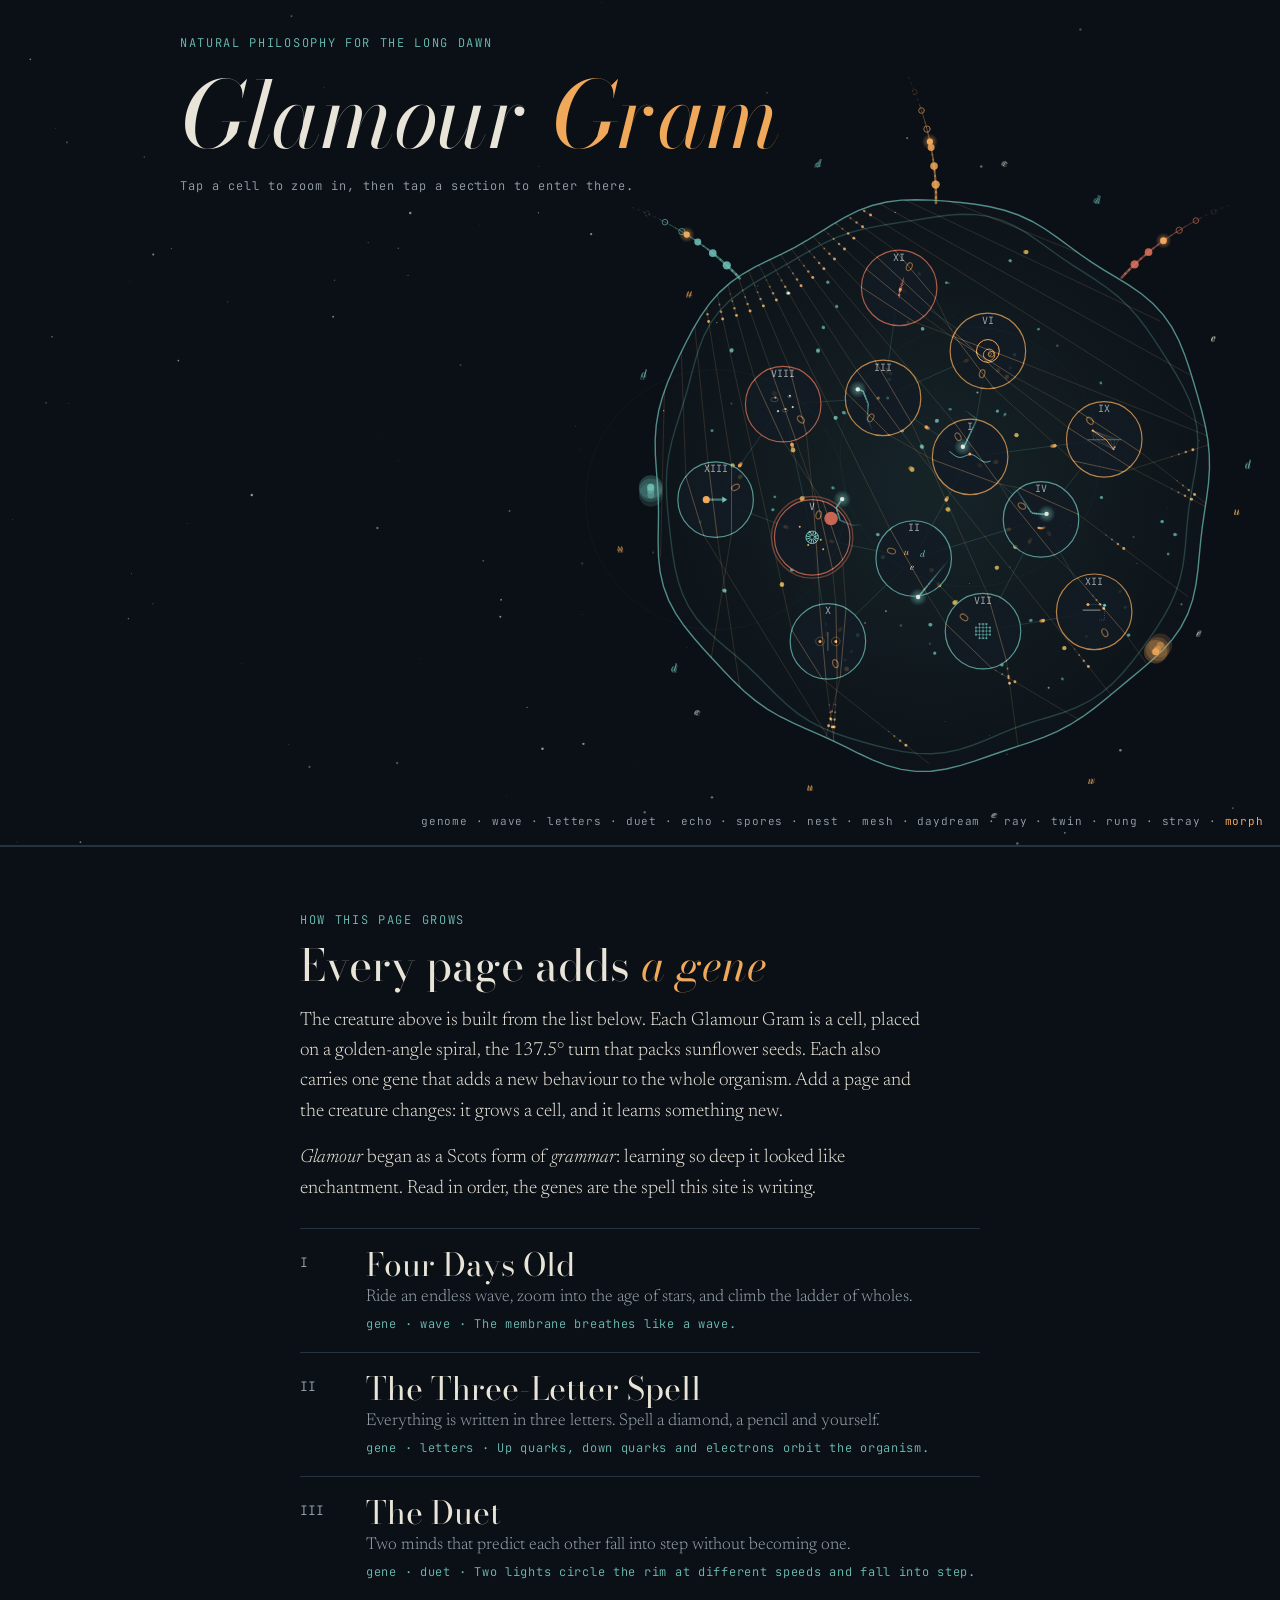
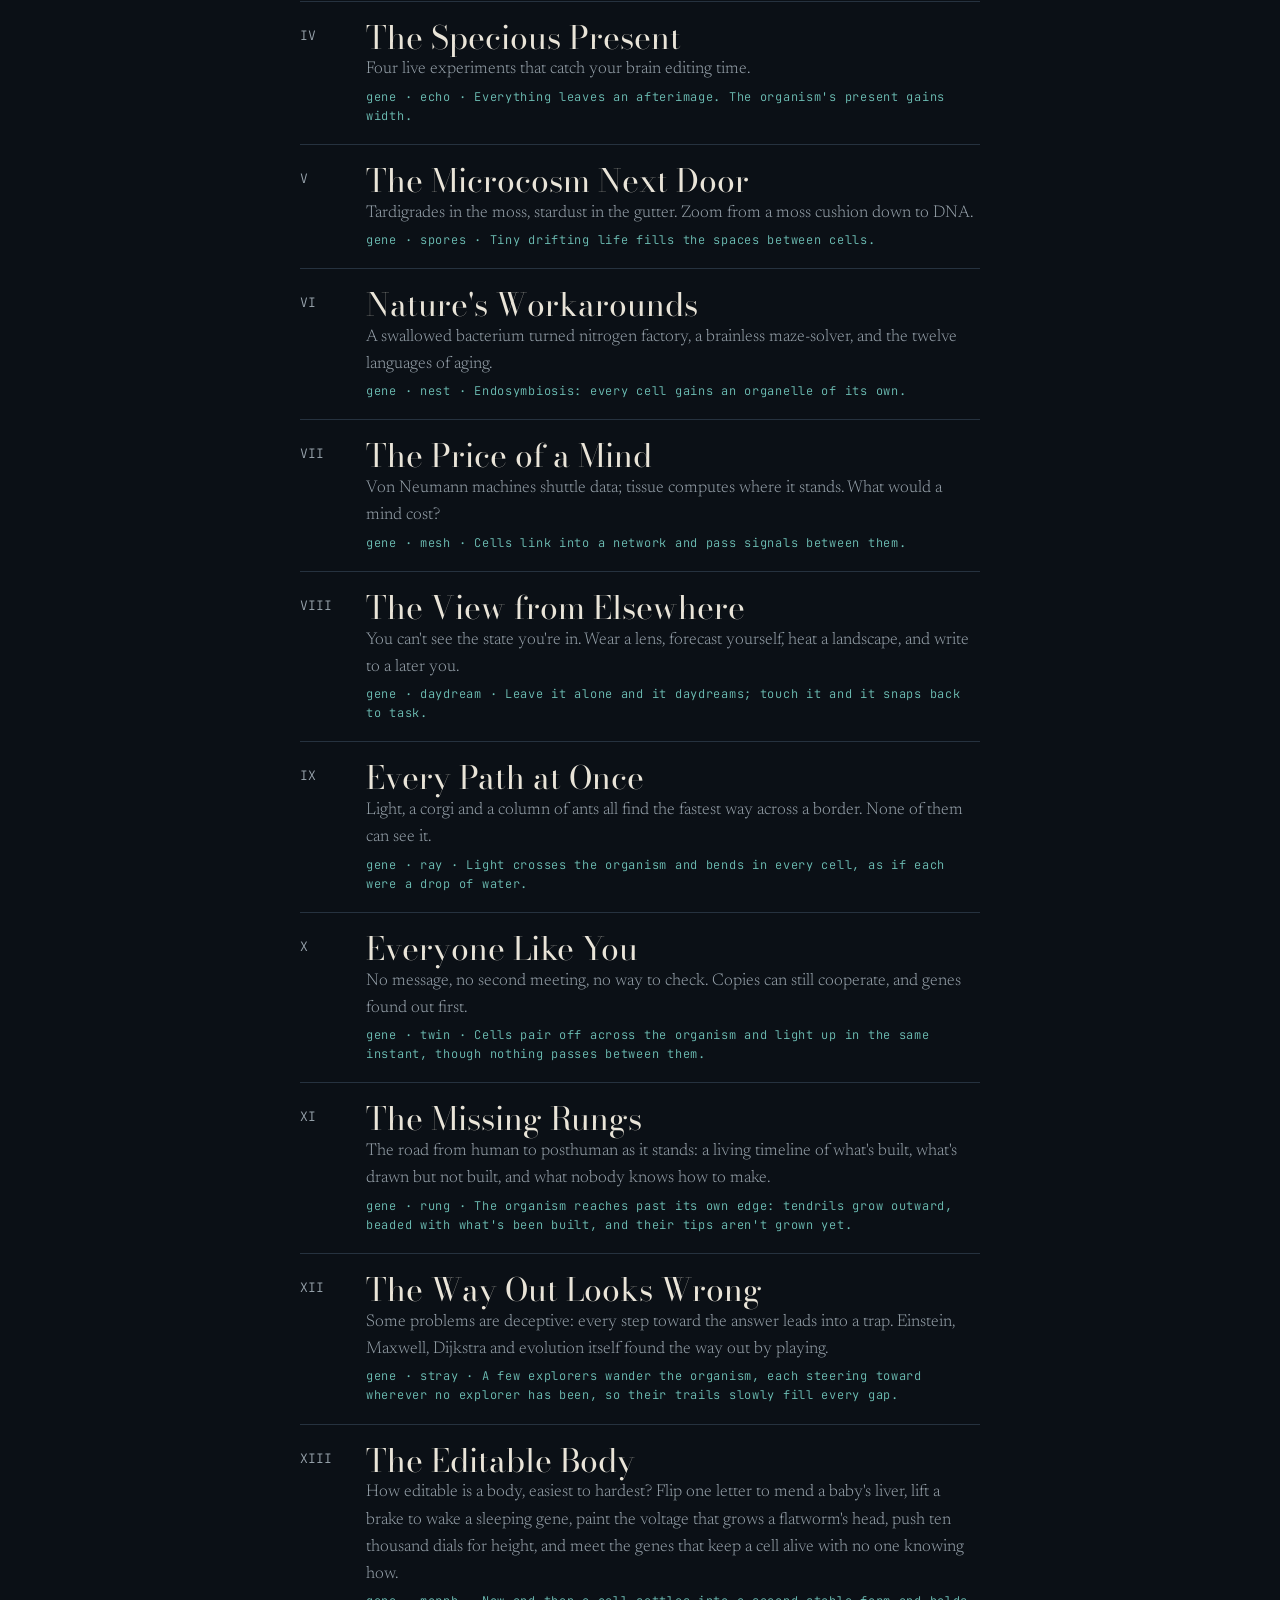
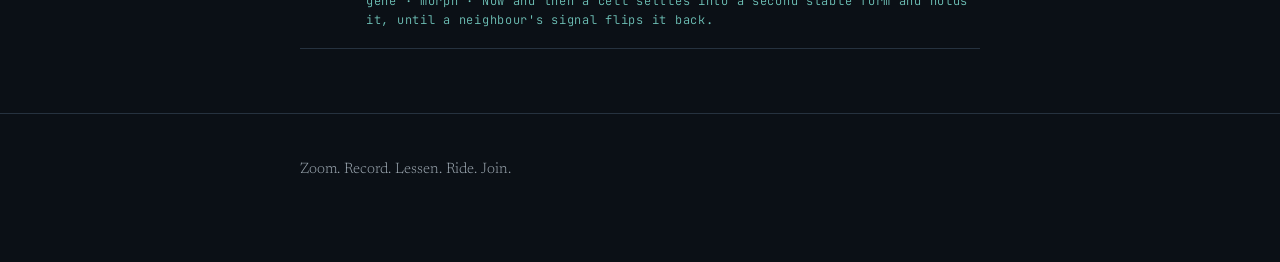
<file: index.html>
<!doctype html>
<html lang="en">
<head>
<meta charset="utf-8">
<meta name="viewport" content="width=device-width, initial-scale=1, viewport-fit=cover">
<meta name="theme-color" content="#0b1016">
<link rel="manifest" href="manifest.webmanifest">
<link rel="icon" href="icons/icon.svg" type="image/svg+xml">
<link rel="apple-touch-icon" href="icons/apple-touch-icon.png">
<meta name="apple-mobile-web-app-title" content="GlamGram">
<script>if("serviceWorker" in navigator) addEventListener("load", () => navigator.serviceWorker.register("sw.js"));</script>
<title>Glamour Gram</title>
<meta name="description" content="Natural philosophy for the long dawn. A living index: every page is a cell, and every new page adds a gene to the organism.">
<link rel="preconnect" href="https://fonts.googleapis.com">
<link rel="preconnect" href="https://fonts.gstatic.com" crossorigin>
<link rel="stylesheet" href="https://fonts.googleapis.com/css2?family=Bodoni+Moda:ital,opsz,wght@0,6..96,400;1,6..96,400&family=Newsreader:ital,opsz,wght@0,6..72,300;1,6..72,300&family=JetBrains+Mono:wght@400;500&display=swap">
<link rel="stylesheet" href="glam.css">
<style>
/* Layout: the whole first screen is a living holon. Pages are cells placed on a golden-angle spiral; zooming into a cell reveals its sections. Below it, the genome (one gene per page) and a plain index. */
.stage{position:relative;height:min(94svh,920px);min-height:560px;overflow:hidden;border-bottom:1px solid var(--line);touch-action:manipulation}
#org{position:absolute;inset:0;width:100%;height:100%;display:block;cursor:default}
.title{position:absolute;left:0;right:0;top:0;padding-top:34px;pointer-events:none;transition:opacity .5s}
.stage.zoomed .title{opacity:0}
.title h1{font-size:clamp(46px,8vw,92px)}
.title h1 span{color:var(--dawn)}
.title .hint{font-family:var(--mono);font-size:12px;letter-spacing:.08em;color:var(--mute);margin-top:12px}
.genome-tag{position:absolute;right:16px;bottom:14px;font-family:var(--mono);font-size:11px;letter-spacing:.08em;color:var(--mute);text-align:right;max-width:70%;pointer-events:none}
.genome-tag b{color:var(--dawn);font-weight:400}
.card{position:absolute;left:16px;bottom:16px;width:min(440px,calc(100% - 32px));background:rgba(18,26,35,.94);border:1px solid var(--line);border-radius:6px;padding:18px}
.card .num{font-family:var(--mono);font-size:12px;letter-spacing:.12em;color:var(--sea)}
.card h2{font-size:clamp(28px,5vw,38px);margin:6px 0 8px}
.card p{font-size:17px;margin-bottom:10px}
.card ul{list-style:none;padding:0;margin:0 0 14px;display:flex;flex-wrap:wrap;gap:6px}
.card ul a{font-family:var(--mono);font-size:12px;color:var(--ink);text-decoration:none;border:1px solid var(--line);border-radius:999px;padding:5px 10px;display:inline-block}
.card ul a:hover{border-color:var(--dawn);color:var(--dawn)}
.card .row{display:flex;gap:10px;flex-wrap:wrap}
.card a.primary{font-family:var(--mono);font-size:13px;background:var(--dawn);color:var(--night);border-radius:999px;padding:8px 16px;text-decoration:none}
.card a.primary:hover{background:var(--ink)}
ol.genome{list-style:none;margin:24px 0 0;padding:0;border-top:1px solid var(--line)}
ol.genome li{display:grid;grid-template-columns:52px 1fr;gap:14px;padding:18px 0;border-bottom:1px solid var(--line)}
ol.genome li > *{min-width:0}
ol.genome .n{font-family:var(--mono);font-size:13px;color:var(--mute);padding-top:6px}
ol.genome a{color:inherit;text-decoration:none}
ol.genome b{font-family:var(--display);font-weight:400;font-size:clamp(24px,4vw,32px);display:block;line-height:1.15}
ol.genome a:hover b{color:var(--dawn)}
ol.genome .gene{font-family:var(--mono);font-size:12px;color:var(--sea);letter-spacing:.06em;margin-top:4px}
ol.genome span{color:var(--mute);font-size:17px;display:block}
.keep{display:flex;flex-wrap:wrap;align-items:center;gap:10px 14px;margin-top:14px}
.keep[hidden]{display:none}
</style>
</head>
<body>
<header class="stage" id="stage">
  <canvas id="org" aria-label="The Glamour Gram organism. Each cell is a page. The index below lists the same pages."></canvas>
  <div class="title"><div class="wrap wide">
    <div class="eyebrow">Natural philosophy for the long dawn</div>
    <h1>Glamour <span>Gram</span></h1>
    <div class="hint" id="hint">Tap a cell to zoom in, then tap a section to enter there.</div>
  </div></div>
  <div class="genome-tag" id="genomeTag"></div>
  <div class="card" id="card" hidden>
    <div class="num" id="cardNum"></div>
    <h2 id="cardTitle"></h2>
    <p id="cardHook"></p>
    <ul id="cardSections"></ul>
    <div class="row"><a class="primary" id="cardEnter" href="#">Enter</a><button type="button" id="zoomOut">Zoom out</button></div>
  </div>
</header>

<main>
<section id="genome"><div class="wrap">
  <div class="eyebrow">How this page grows</div>
  <h2>Every page adds <em>a gene</em></h2>
  <p>The creature above is built from the list below. Each Glamour Gram is a cell, placed on a golden-angle spiral, the 137.5° turn that packs sunflower seeds. Each also carries one gene that adds a new behaviour to the whole organism. Add a page and the creature changes: it grows a cell, and it learns something new.</p>
  <p><i>Glamour</i> began as a Scots form of <i>grammar</i>: learning so deep it looked like enchantment. Read in order, the genes are the spell this site is writing.</p>
  <ol class="genome" id="genomeList"></ol>
</div></section>
</main>

<footer><div class="wrap">
  <p>Zoom. Record. Lessen. Ride. Join.</p>
  <p class="keep" id="keep" hidden><span id="keepText">Every page works offline. Install GlamGram and it opens like an app.</span><button type="button" id="keepBtn">Install</button></p>
</div></footer>

<script>
/* ===== The genome. To add a page: append an entry. Its gene changes the whole organism. ===== */
const PAGES = [
  {n:"I", slug:"four-days-old.html", title:"Four Days Old", hue:"--dawn", gene:"wave",
   hook:"Ride an endless wave, zoom into the age of stars, and climb the ladder of wholes.",
   effect:"The membrane breathes like a wave.",
   sections:[["dawn","The very beginning"],["fall","A fall done well"],["ladder","The ladder of wholes"],["practice","A practice"]]},
  {n:"II", slug:"three-letter-spell.html", title:"The Three-Letter Spell", hue:"--sea", gene:"letters",
   hook:"Everything is written in three letters. Spell a diamond, a pencil and yourself.",
   effect:"Up quarks, down quarks and electrons orbit the organism.",
   sections:[["alphabet","The alphabet"],["scarce","The spelling is scarce"],["constructor","Von Neumann's machine"],["leap","The leap"],["twist","The twist"]]},
  {n:"III", slug:"the-duet.html", title:"The Duet", hue:"--dawn", gene:"duet",
   hook:"Two minds that predict each other fall into step without becoming one.",
   effect:"Two lights circle the rim at different speeds and fall into step.",
   sections:[["tap","Tap together"],["fireflies","Sixty fireflies"],["brains","Between brains"],["freedom","Still two"]]},
  {n:"IV", slug:"specious-present.html", title:"The Specious Present", hue:"--sea", gene:"echo",
   hook:"Four live experiments that catch your brain editing time.",
   effect:"Everything leaves an afterimage. The organism's present gains width.",
   sections:[["flash-lag","The flash falls behind"],["color-phi","Color phi"],["width","How wide is now?"],["block","The saddle-back"]]},
  {n:"V", slug:"microcosm.html", title:"The Microcosm Next Door", hue:"--ember", gene:"spores",
   hook:"Tardigrades in the moss, stardust in the gutter. Zoom from a moss cushion down to DNA.",
   effect:"Tiny drifting life fills the spaces between cells.",
   sections:[["zoom-in","Powers of ten"],["extremes","Life at the edges"],["snow","Letters from the sky"],["look","Go and look"]]},
  {n:"VI", slug:"workarounds.html", title:"Nature's Workarounds", hue:"--dawn", gene:"nest",
   hook:"A swallowed bacterium turned nitrogen factory, a brainless maze-solver, and the twelve languages of aging.",
   effect:"Endosymbiosis: every cell gains an organelle of its own.",
   sections:[["nitroplast","The nitroplast"],["slime","The slime mould"],["aging","Hallmarks of aging"],["selection","Why aging was never fixed"]]},
  {n:"VII", slug:"price-of-a-mind.html", title:"The Price of a Mind", hue:"--sea", gene:"mesh",
   hook:"Von Neumann machines shuttle data; tissue computes where it stands. What would a mind cost?",
   effect:"Cells link into a network and pass signals between them.",
   sections:[["bottleneck","Bus versus mesh"],["two-ideas","Two ideas"],["price","The price list"],["llms","A wall for AI?"],["problem","The open problem"]]},
  {n:"VIII", slug:"view-from-elsewhere.html", title:"The View from Elsewhere", hue:"--ember", gene:"daydream",
   hook:"You can't see the state you're in. Wear a lens, forecast yourself, heat a landscape, and write to a later you.",
   effect:"Leave it alone and it daydreams; touch it and it snaps back to task.",
   sections:[["parallax","A parallax"],["lens","The lens"],["forecast","The gap"],["modes","Modes"],["range","Range"],["doors","Doors"],["letter","A letter"],["elsewhere","No true view"]]},
  {n:"IX", slug:"every-path.html", title:"Every Path at Once", hue:"--dawn", gene:"ray",
   hook:"Light, a corgi and a column of ants all find the fastest way across a border. None of them can see it.",
   effect:"Light crosses the organism and bends in every cell, as if each were a drop of water.",
   sections:[["lifeguard","The lifeguard"],["fermat","How does light know?"],["every-path","Every path"],["ants","Ants that refract"],["elvis","Elvis"],["right-way","A right way"]]},
  {n:"X", slug:"everyone-like-you.html", title:"Everyone Like You", hue:"--sea", gene:"twin",
   hook:"No message, no second meeting, no way to check. Copies can still cooperate, and genes found out first.",
   effect:"Cells pair off across the organism and light up in the same instant, though nothing passes between them.",
   sections:[["twin","Your twin"],["evolution","Selection"],["omega","Two boxes"],["forecast","A forecast you hear"],["ceiling","Nature's ceiling"],["everywhere","Everywhere"],["nearest","The nearest copy"]]},
  {n:"XI", slug:"missing-rungs.html", title:"The Missing Rungs", hue:"--ember", gene:"rung",
   hook:"The road from human to posthuman as it stands: a living timeline of what's built, what's drawn but not built, and what nobody knows how to make.",
   effect:"The organism reaches past its own edge: tendrils grow outward, beaded with what's been built, and their tips aren't grown yet.",
   sections:[["timeline","So far, and next"],["health","Escape velocity"],["mind","Ten bits a second"],["mood","The treadmill inside"],["rungs","The lowest gap"]]},
  {n:"XII", slug:"way-out.html", title:"The Way Out Looks Wrong", hue:"--dawn", gene:"stray",
   hook:"Some problems are deceptive: every step toward the answer leads into a trap. Einstein, Maxwell, Dijkstra and evolution itself found the way out by playing.",
   effect:"A few explorers wander the organism, each steering toward wherever no explorer has been, so their trails slowly fill every gap.",
   sections:[["played","Combinatory play"],["cafe","Dijkstra's café"],["maze","The deceptive maze"],["evolution","Evolution plays"],["stones","Stepping stones"]]},
  {n:"XIII", slug:"editable-body.html", title:"The Editable Body", hue:"--sea", gene:"morph",
   hook:"How editable is a body, easiest to hardest? Flip one letter to mend a baby's liver, lift a brake to wake a sleeping gene, paint the voltage that grows a flatworm's head, push ten thousand dials for height, and meet the genes that keep a cell alive with no one knowing how.",
   effect:"Now and then a cell settles into a second stable form and holds it, until a neighbour's signal flips it back.",
   sections:[["one-letter","One letter"],["one-gene","Lift the brake"],["shape","The shape layer"],["thousands","Ten thousand dials"],["unread","The parts we can't read"],["tablet","The tablet"]]}
];

const css = getComputedStyle(document.documentElement);
const C = k => css.getPropertyValue(k).trim();
const reduce = matchMedia("(prefers-reduced-motion: reduce)").matches;
const GA = Math.PI*(3 - Math.sqrt(5));              // the golden angle, 137.5°
const has = g => PAGES.some(p => p.gene === g);

/* ---------- genome list and tag ---------- */
const list = document.getElementById("genomeList");
PAGES.forEach(p=>{
  const li = document.createElement("li");
  li.innerHTML = `<span class="n">${p.n}</span><a href="${p.slug}"><b>${p.title}</b><span>${p.hook}</span><div class="gene">gene · ${p.gene} · ${p.effect}</div></a>`;
  list.appendChild(li);
});
document.getElementById("genomeTag").innerHTML = "genome · " + PAGES.map((p,i)=> i === PAGES.length-1 ? `<b>${p.gene}</b>` : p.gene).join(" · ");

/* ---------- layout: cells on a golden spiral, sections inside cells ---------- */
const n = PAGES.length;
const c = 0.86/(Math.sqrt(Math.max(1,n) - 0.4) + 0.62);
const cells = PAGES.map((p,i)=>{
  const rho = c*Math.sqrt(i + 0.6), a = i*GA - 0.6;
  const m = p.sections.length;
  // sections ring the cell like organelles, read clockwise from the top; the page's own motif is the nucleus
  const ring = 0.95/(1 + Math.sin(Math.PI/m));
  const subs = p.sections.map((s,j)=>{
    const sa = j/m*Math.PI*2 - Math.PI/2;
    return {id:s[0], label:s[1], x:ring*Math.cos(sa), y:ring*Math.sin(sa), r: 0.84*ring*Math.sin(Math.PI/m)};
  });
  return {p, x:rho*Math.cos(a), y:rho*Math.sin(a), r:0.62*c, subs, nucleus: ring - subs[0].r - 0.05, phase:Math.random()*6.28};
});
const links = [];
cells.forEach((a,i)=>cells.forEach((b,j)=>{ if(j>i && Math.hypot(a.x-b.x,a.y-b.y) < 2.3*c) links.push([i,j,Math.random()]); }));

/* ---------- canvas and camera ---------- */
const stage = document.getElementById("stage"), cv = document.getElementById("org"), ctx = cv.getContext("2d"), card = document.getElementById("card");
const hint = document.getElementById("hint"), hintText = hint.textContent;
const trail = document.createElement("canvas"), tctx = trail.getContext("2d");   // afterimages for the echo gene
let W = 0, H = 0, dpr = 1;
let cam = {cx:0, cy:0, s:1, ax:0, ay:0}, from = null, to = null, animStart = 0, focus = -1, hover = -1, hoverSub = -1;
// Boxes of the words and panels the organism must not grow over, relative to the stage.
function boxOf(el, text){
  const s = stage.getBoundingClientRect();
  let b = el.getBoundingClientRect();
  if(text){ const r = document.createRange(); r.selectNodeContents(el); b = r.getBoundingClientRect(); }
  return b.width && b.height ? {left:b.left - s.left, right:b.right - s.left, top:b.top - s.top, bottom:b.bottom - s.top} : null;
}
// The largest circle that fits on the stage without touching the obstacles: a cell grows into the space it has.
function freeCircle(obs){
  const m = 16; let best = null;
  for(let i=0;i<=60;i++) for(let j=0;j<=40;j++){
    const x = m + (W - 2*m)*i/60, y = m + (H - 2*m)*j/40;
    let r = Math.min(x - m, W - m - x, y - m, H - m - y);
    for(const o of obs){ if(!o) continue; const dx = Math.max(o.left - m - x, 0, x - o.right - m), dy = Math.max(o.top - m - y, 0, y - o.bottom - m); r = Math.min(r, Math.hypot(dx, dy)); }
    const score = r - 0.05*Math.hypot(x - W/2, y - H/2);
    if(!best || score > best.score) best = {x, y, r, score};
  }
  return best;
}
function overview(){
  const said = hint.textContent; hint.textContent = hintText;   // measure the hint at full length, even mid-daydream
  const f = freeCircle([boxOf(document.querySelector(".title .eyebrow"), true), boxOf(document.querySelector(".title h1"), true), boxOf(hint, true), boxOf(document.getElementById("genomeTag"), true)]);
  hint.textContent = said;
  return {cx:0, cy:0, s: f.r/1.06, ax: f.x, ay: f.y};
}
function zoomed(i){
  const cl = cells[i], f = freeCircle([boxOf(card)]);
  return {cx:cl.x, cy:cl.y, s: 0.97*f.r/cl.r, ax: f.x, ay: f.y};
}
function resize(){
  dpr = Math.min(2, devicePixelRatio || 1); W = stage.clientWidth; H = stage.clientHeight;
  cv.width = W*dpr; cv.height = H*dpr; ctx.setTransform(dpr,0,0,dpr,0,0);
  trail.width = W*dpr; trail.height = H*dpr; tctx.setTransform(dpr,0,0,dpr,0,0);
  cam = focus >= 0 ? zoomed(focus) : overview(); to = null;
  if(reduce) render(0);
}
const ease = t => t<0.5 ? 4*t*t*t : 1 - Math.pow(-2*t+2,3)/2;
function goTo(target){
  if(reduce){ cam = target; to = null; render(0); return; }
  from = {...cam}; to = target; animStart = performance.now();
}
const toScreen = (x,y) => [cam.ax + (x - cam.cx)*cam.s, cam.ay + (y - cam.cy)*cam.s];
const toWorld = (sx,sy) => [cam.cx + (sx - cam.ax)/cam.s, cam.cy + (sy - cam.ay)/cam.s];

/* ---------- card ---------- */
function openCard(i){
  const p = PAGES[i];
  document.getElementById("cardNum").textContent = `${p.n} · gene: ${p.gene}`;
  document.getElementById("cardTitle").textContent = p.title;
  document.getElementById("cardHook").textContent = p.hook;
  document.getElementById("cardSections").innerHTML = p.sections.map(s=>`<li><a href="${p.slug}#${s[0]}">${s[1]}</a></li>`).join("");
  document.getElementById("cardEnter").href = p.slug;
  card.hidden = false; document.getElementById("genomeTag").hidden = true; stage.classList.add("zoomed");
}
function zoomIn(i){ focus = i; openCard(i); goTo(zoomed(i)); }
function zoomOut(){ focus = -1; card.hidden = true; document.getElementById("genomeTag").hidden = false; stage.classList.remove("zoomed"); goTo(overview()); }
document.getElementById("zoomOut").addEventListener("click", zoomOut);
addEventListener("keydown", e=>{ if(e.key === "Escape" && focus >= 0) zoomOut(); });

/* ---------- hit testing ---------- */
function hit(sx, sy){
  const [wx, wy] = toWorld(sx, sy);
  for(let i=cells.length-1;i>=0;i--){
    const cl = cells[i], [px, py] = cellXY(cl), dx = wx - px, dy = wy - py;
    if(Math.hypot(dx,dy) < cl.r){
      let sub = -1;
      if(cl.r*cam.s > 140) cl.subs.forEach((s,j)=>{ if(Math.hypot(dx/cl.r - s.x, dy/cl.r - s.y) < s.r) sub = j; });
      return [i, sub];
    }
  }
  return [-1, -1];
}
cv.addEventListener("pointermove", e=>{
  const r = cv.getBoundingClientRect(); [hover, hoverSub] = hit(e.clientX - r.left, e.clientY - r.top);
  cv.style.cursor = hover >= 0 ? "pointer" : "default";
  if(reduce) render(0);
});
cv.addEventListener("pointerleave", ()=>{ hover = -1; hoverSub = -1; });
cv.addEventListener("click", e=>{
  const r = cv.getBoundingClientRect(); const [i, sub] = hit(e.clientX - r.left, e.clientY - r.top);
  if(i < 0){ if(focus >= 0) zoomOut(); return; }
  if(i === focus){
    const p = PAGES[i];
    location.href = sub >= 0 ? `${p.slug}#${p.sections[sub][0]}` : p.slug;
    return;
  }
  zoomIn(i);
});

/* ---------- motifs: each page's title animation, in miniature ---------- */
const motif = {
  wave(x,y,R,t){
    ctx.beginPath();
    for(let k=-1;k<=1;k+=0.02){ const px = x + k*R, py = y + R*0.12*Math.sin(k*5 - t*1.5) + k*R*0.18; k===-1 ? ctx.moveTo(px,py) : ctx.lineTo(px,py); }
    ctx.strokeStyle = C("--sea"); ctx.lineWidth = Math.max(1, R*0.02); ctx.stroke();
    const k = 0.1*Math.sin(t*0.6), px = x + k*R, py = y + R*0.12*Math.sin(k*5 - t*1.5) + k*R*0.18;
    ctx.fillStyle = C("--dawn"); ctx.beginPath(); ctx.arc(px, py - R*0.03, Math.max(1.5,R*0.04), 0, 7); ctx.fill();
  },
  letters(x,y,R,t){
    ctx.font = `italic ${Math.max(9,R*0.22)}px "Bodoni Moda", Georgia, serif`; ctx.textAlign = "center"; ctx.textBaseline = "middle";
    [["u","--dawn",0],["d","--sea",2.09],["e","--ink",4.19]].forEach(([l,col,o])=>{ ctx.fillStyle = C(col); ctx.fillText(l, x + R*0.45*Math.cos(t*0.8+o), y + R*0.45*Math.sin(t*0.8+o)); });
    ctx.textAlign = "left"; ctx.textBaseline = "alphabetic";
  },
  duet(x,y,R,t){
    const s = Math.abs(Math.cos(t*0.3));
    [[-1,"--dawn",0],[1,"--sea",1.6*(1-s)]].forEach(([d,col,o])=>{
      const pulse = 0.5 + 0.5*Math.sin(t*3 + o);
      ctx.globalAlpha = 0.4 + 0.6*pulse; ctx.fillStyle = C(col);
      ctx.beginPath(); ctx.arc(x + d*R*0.3*(1-0.5*s), y, Math.max(1.5,R*(0.06 + 0.05*pulse)), 0, 7); ctx.fill();
    });
    ctx.globalAlpha = 1;
  },
  echo(x,y,R,t){
    for(let k=6;k>=0;k--){ const a = t*1.6 - k*0.12; ctx.globalAlpha = (1 - k/7)*0.9; ctx.fillStyle = C("--dawn"); ctx.beginPath(); ctx.arc(x + R*0.42*Math.cos(a), y + R*0.42*Math.sin(a), Math.max(1.2,R*0.05), 0, 7); ctx.fill(); }
    ctx.globalAlpha = 1;
  },
  spores(x,y,R,t){
    ctx.strokeStyle = C("--sea"); ctx.lineWidth = 1;
    ctx.beginPath(); ctx.arc(x, y, R*0.3, 0, 7); ctx.stroke();
    for(let i=0;i<12;i++){ const a = i*Math.PI/6 + t*0.2; ctx.beginPath(); ctx.moveTo(x + R*0.08*Math.cos(a), y + R*0.08*Math.sin(a)); ctx.lineTo(x + R*0.3*Math.cos(a), y + R*0.3*Math.sin(a)); ctx.stroke(); }
    ctx.fillStyle = "#d9b45a";
    for(let i=0;i<5;i++){ const a = i*1.3 + t*0.3; ctx.beginPath(); ctx.arc(x + R*0.6*Math.cos(a), y + R*0.6*Math.sin(a*1.3), Math.max(1,R*0.035), 0, 7); ctx.fill(); }
  },
  nest(x,y,R,t){
    ctx.strokeStyle = C("--dawn"); ctx.lineWidth = 1;
    let cx = x, cy = y, r = R*0.55;
    for(let k=0;k<4;k++){ ctx.globalAlpha = 1 - k*0.18; ctx.beginPath(); ctx.arc(cx, cy, r, 0, 7); ctx.stroke(); const a = t*0.4*(k%2?-1:1) + k; cx += r*0.35*Math.cos(a); cy += r*0.35*Math.sin(a); r *= 0.5; }
    ctx.globalAlpha = 1;
  },
  mesh(x,y,R,t){
    const pts = [];
    for(let i=-2;i<=2;i++) for(let j=-2;j<=2;j++){ if(i*i + j*j > 6) continue; pts.push([x + i*R*0.17, y + j*R*0.17]); }
    ctx.strokeStyle = C("--sea"); ctx.globalAlpha = 0.4; ctx.lineWidth = 1;
    pts.forEach((a,i)=>pts.forEach((b,j)=>{ if(j>i && Math.hypot(a[0]-b[0],a[1]-b[1]) < R*0.2){ ctx.beginPath(); ctx.moveTo(a[0],a[1]); ctx.lineTo(b[0],b[1]); ctx.stroke(); } }));
    pts.forEach(a=>{ const v = 0.5 + 0.5*Math.sin(t*2.4 - Math.hypot(a[0]-x, a[1]-y)/R*8); ctx.globalAlpha = 0.3 + 0.7*v; ctx.fillStyle = v > 0.8 ? C("--dawn") : C("--sea"); ctx.beginPath(); ctx.arc(a[0], a[1], Math.max(1,R*0.03), 0, 7); ctx.fill(); });
    ctx.globalAlpha = 1;
  },
  daydream(x,y,R,t){
    const th = t*0.9, B = 0.55;   // a patch of sky: nearer stars trace bigger ellipses, all in step
    [[-0.42,-0.22,1],[0.3,-0.36,2.2],[0.08,0.3,1.4],[-0.26,0.36,3.5],[0.45,0.16,5]].forEach(([u,v,d])=>{
      const a = R*0.18/d, sx = x + u*R, sy = y + v*R;
      ctx.strokeStyle = C("--sea"); ctx.globalAlpha = 0.3; ctx.lineWidth = 1; ctx.beginPath(); ctx.ellipse(sx, sy, a, a*B, 0, 0, 7); ctx.stroke();
      ctx.globalAlpha = 0.9; ctx.fillStyle = d < 1.6 ? C("--dawn") : C("--ink");
      ctx.beginPath(); ctx.arc(sx - a*Math.cos(th), sy - a*B*Math.sin(th), Math.max(1, R*0.05/Math.sqrt(d)), 0, 7); ctx.fill();
    });
    ctx.globalAlpha = 1;
  },
  ray(x,y,R,t){   // light leaves a lamp along every path across a waterline; the quickest arrives first and lights up
    const ax = x - R*0.55, ay = y - R*0.42, bx = x + R*0.45, by = y + R*0.48, yI = y + R*0.02, n = 1.33;
    const T = px => Math.hypot(px - ax, yI - ay) + n*Math.hypot(bx - px, by - yI);
    let lo = ax, hi = bx; for(let k=0;k<24;k++){ const m1 = lo + (hi - lo)*0.382, m2 = lo + (hi - lo)*0.618; if(T(m1) < T(m2)) hi = m2; else lo = m1; }
    const xb = (lo + hi)/2, tb = T(xb), s = ((t*0.35) % 1)*tb*1.35;
    ctx.lineWidth = 1; ctx.strokeStyle = C("--sea"); ctx.globalAlpha = 0.5;
    ctx.beginPath(); ctx.moveTo(x - R*0.8, yI); ctx.lineTo(x + R*0.8, yI); ctx.stroke();
    for(let k=-3;k<=3;k++){
      const px = xb + k*R*0.2, d1 = Math.hypot(px - ax, yI - ay), d2 = Math.hypot(bx - px, by - yI), win = k === 0 && s >= tb;
      ctx.strokeStyle = win ? C("--dawn") : C("--ink"); ctx.globalAlpha = win ? 0.9 : 0.14;
      ctx.beginPath(); ctx.moveTo(ax, ay); ctx.lineTo(px, yI); ctx.lineTo(bx, by); ctx.stroke();
      if(s < d1 + n*d2){
        const air = s < d1, u = air ? s/d1 : (s - d1)/(n*d2);
        ctx.fillStyle = C("--dawn"); ctx.globalAlpha = 0.85; ctx.beginPath();
        ctx.arc(air ? ax + (px - ax)*u : px + (bx - px)*u, air ? ay + (yI - ay)*u : yI + (by - yI)*u, Math.max(1, R*0.035), 0, 7); ctx.fill();
      }
    }
    ctx.fillStyle = C("--dawn"); ctx.globalAlpha = 1; ctx.beginPath(); ctx.arc(ax, ay, Math.max(1.2, R*0.05), 0, 7); ctx.fill();
  },
  twin(x,y,R,t){   // two rooms and a wall: the same choice lights both at once, and neither light reaches the wall in time
    const k = Math.floor(t/1.8), u = t/1.8 - k, col = C(k % 2 ? "--dawn" : "--sea");
    ctx.strokeStyle = C("--ink"); ctx.globalAlpha = 0.35; ctx.lineWidth = 1; ctx.beginPath(); ctx.moveTo(x, y - R*0.45); ctx.lineTo(x, y + R*0.45); ctx.stroke();
    [-1, 1].forEach(d=>{
      const px = x + d*R*0.38;
      ctx.strokeStyle = col; ctx.globalAlpha = 0.5*(1 - u); ctx.beginPath(); ctx.arc(px, y, R*(0.08 + 0.3*u), 0, 7); ctx.stroke();
      ctx.globalAlpha = 1; ctx.fillStyle = col; ctx.beginPath(); ctx.arc(px, y, Math.max(1.5, R*0.07), 0, 7); ctx.fill();
    });
    ctx.globalAlpha = 1;
  },
  rung(x,y,R,t){   // a little beaded tendril: solid beads near the root, hollow then faint ones toward the tip, and a light that climbs to the lowest gap
    const P = f => [x + Math.sin(f*2.2 + 0.4*Math.sin(t*0.6))*R*0.22*f, y + R*0.5 - f*R*1.0];
    ctx.strokeStyle = C("--ember"); ctx.globalAlpha = 0.5; ctx.lineWidth = Math.max(1, R*0.025); ctx.beginPath();
    for(let k=0;k<=16;k++){ const [px, py] = P(k/16); k ? ctx.lineTo(px, py) : ctx.moveTo(px, py); } ctx.stroke();
    for(let k=1;k<6;k++){
      const [bx, by] = P(k/6), kind = k < 3 ? 0 : k < 5 ? 1 : 2; ctx.beginPath(); ctx.arc(bx, by, Math.max(1.2, R*0.05), 0, 7);
      if(kind === 0){ ctx.globalAlpha = 0.85; ctx.fillStyle = C("--ember"); ctx.fill(); } else { ctx.globalAlpha = kind === 1 ? 0.6 : 0.25; ctx.stroke(); }
    }
    const [cx, cy] = P((2.3 + (Math.sin(t*0.9)*0.5 + 0.5)*0.6)/6);   // sits just below the first missing bead
    ctx.globalAlpha = 1; ctx.fillStyle = C("--dawn"); ctx.beginPath(); ctx.arc(cx, cy, Math.max(1.5, R*0.06), 0, 7); ctx.fill();
  },
  stray(x,y,R,t){   // a wall between a dot and the exit: the dot goes away, up and round, because the way out looks wrong
    const P = [[x + R*0.25, y + R*0.4], [x + R*0.5, y + R*0.4], [x + R*0.5, y - R*0.35], [x - R*0.3, y - R*0.35]];
    ctx.strokeStyle = C("--ink"); ctx.globalAlpha = 0.6; ctx.lineWidth = Math.max(1, R*0.03);
    ctx.beginPath(); ctx.moveTo(x - R*0.55, y - R*0.08); ctx.lineTo(x + R*0.3, y - R*0.08); ctx.stroke();
    ctx.globalAlpha = 0.35; ctx.setLineDash([R*0.04, R*0.05]); ctx.strokeStyle = C("--sea");
    ctx.beginPath(); P.forEach((p, i) => i ? ctx.lineTo(p[0], p[1]) : ctx.moveTo(p[0], p[1])); ctx.stroke(); ctx.setLineDash([]);
    ctx.globalAlpha = 1; ctx.fillStyle = C("--dawn"); ctx.beginPath(); ctx.arc(P[3][0], P[3][1], Math.max(1.5, R*0.07), 0, 7); ctx.fill();
    const L = [0, 1, 2].map(i => Math.hypot(P[i+1][0] - P[i][0], P[i+1][1] - P[i][1])), tot = L[0] + L[1] + L[2];
    let d = ((t*0.22) % 1)*tot, k = 0; while(k < 2 && d > L[k]){ d -= L[k]; k++; }
    const f = Math.min(1, d/L[k]), px = P[k][0] + (P[k+1][0] - P[k][0])*f, py = P[k][1] + (P[k+1][1] - P[k][1])*f;
    ctx.fillStyle = C("--sea"); ctx.beginPath(); ctx.arc(px, py, Math.max(1.5, R*0.06), 0, 7); ctx.fill();
  },
  morph(x,y,R,t){   // a little body that flips between one head and two: its shape is set by a voltage pattern, not only its genes
    const two = Math.sin(t*0.5) > 0;
    ctx.strokeStyle = C("--sea"); ctx.globalAlpha = 0.55; ctx.lineWidth = Math.max(1.5, R*0.1); ctx.lineCap = "round";
    ctx.beginPath(); ctx.moveTo(x - R*0.45, y); ctx.lineTo(x + R*0.45, y); ctx.stroke(); ctx.lineCap = "butt"; ctx.globalAlpha = 1;
    ctx.fillStyle = C("--dawn"); ctx.beginPath(); ctx.arc(x - R*0.45, y, Math.max(1.5, R*0.17), 0, 7); ctx.fill();
    if(two){
      ctx.fillStyle = C("--ember"); ctx.beginPath(); ctx.arc(x + R*0.45, y, Math.max(1.5, R*0.17), 0, 7); ctx.fill();
      ctx.strokeStyle = C("--ember"); ctx.globalAlpha = 0.4; ctx.lineWidth = 1; ctx.beginPath(); ctx.moveTo(x, y - R*0.28); ctx.lineTo(x, y + R*0.28); ctx.stroke(); ctx.globalAlpha = 1;
    } else {
      ctx.fillStyle = C("--sea"); ctx.beginPath(); ctx.moveTo(x + R*0.32, y - R*0.15); ctx.lineTo(x + R*0.56, y); ctx.lineTo(x + R*0.32, y + R*0.15); ctx.closePath(); ctx.fill();
    }
  },
  glow(x,y,R,t){ ctx.fillStyle = C("--dawn"); ctx.globalAlpha = 0.5 + 0.3*Math.sin(t); ctx.beginPath(); ctx.arc(x,y,R*0.15,0,7); ctx.fill(); ctx.globalAlpha = 1; }
};

/* ---------- ambient genes: behaviours of the whole organism ---------- */
const stars = Array.from({length:110}, ()=>({x:Math.random(), y:Math.random(), r:Math.random()*1.1 + 0.2, a:Math.random()*0.5 + 0.15}));
const motes = Array.from({length:70}, ()=>{ const r = Math.sqrt(Math.random())*0.85, a = Math.random()*6.28; return {x:r*Math.cos(a), y:r*Math.sin(a), vx:0, vy:0, k:Math.random()}; });
const glyphs = Array.from({length:15}, (_,i)=>({l:"ude"[i%3], col:["--dawn","--sea","--ink"][i%3], a:i*GA, r:1.04 + (i%4)*0.035, sp:0.05 + (i%5)*0.012}));
let duet = {p1:0, p2:2.5};

function membrane(R, t, wobble){
  ctx.beginPath();
  for(let k=0;k<=120;k++){
    const a = k/120*Math.PI*2;
    const rr = R*(1 + (wobble ? 0.018*Math.sin(a*6 - t*0.9) + 0.01*Math.sin(a*11 + t*1.3) : 0));
    const [sx, sy] = toScreen(rr*Math.cos(a), rr*Math.sin(a));
    k ? ctx.lineTo(sx, sy) : ctx.moveTo(sx, sy);
  }
  ctx.closePath();
}

function render(t, dt){
  dt = dt || 0;
  if(to){
    const k = Math.min(1, (performance.now() - animStart)/950), e = ease(k);
    cam = {cx: from.cx + (to.cx-from.cx)*e, cy: from.cy + (to.cy-from.cy)*e, s: Math.exp(Math.log(from.s) + (Math.log(to.s)-Math.log(from.s))*e), ax: from.ax + (to.ax-from.ax)*e, ay: from.ay + (to.ay-from.ay)*e};
    if(k >= 1){ cam = to; to = null; }
  }
  ctx.fillStyle = C("--night"); ctx.fillRect(0,0,W,H);
  // the echo gene gives the organism a present with width: moving things leave afterimages
  const echo = has("echo") && !reduce, L = echo ? tctx : ctx;
  if(echo){ tctx.save(); tctx.setTransform(1,0,0,1,0,0); tctx.globalCompositeOperation = "destination-out"; tctx.fillStyle = "rgba(0,0,0,0.22)"; tctx.fillRect(0,0,trail.width,trail.height); tctx.restore(); }
  stars.forEach(s=>{ ctx.globalAlpha = s.a; ctx.fillStyle = C("--ink"); ctx.beginPath(); ctx.arc(s.x*W, s.y*H, s.r, 0, 7); ctx.fill(); });
  ctx.globalAlpha = 1;

  // the organism's body
  const [ox, oy] = toScreen(0,0), OR = 0.95*cam.s;
  const body = ctx.createRadialGradient(ox, oy, OR*0.1, ox, oy, OR);
  body.addColorStop(0, "rgba(111,194,184,0.10)"); body.addColorStop(1, "rgba(111,194,184,0.02)");
  membrane(0.95, t, has("wave")); ctx.fillStyle = body; ctx.fill();
  ctx.strokeStyle = C("--sea"); ctx.globalAlpha = 0.7; ctx.lineWidth = 1.4; ctx.stroke(); ctx.globalAlpha = 1;
  if(has("nest")){ membrane(0.9, t + 1, has("wave")); ctx.strokeStyle = C("--sea"); ctx.globalAlpha = 0.25; ctx.stroke(); ctx.globalAlpha = 1; }

  // spores gene: drifting life between the cells
  if(has("spores")){
    motes.forEach(m=>{
      m.vx += (Math.random()-0.5)*0.012*dt*60; m.vy += (Math.random()-0.5)*0.012*dt*60; m.vx *= 0.97; m.vy *= 0.97;
      m.x += m.vx*dt; m.y += m.vy*dt;
      const d = Math.hypot(m.x, m.y); if(d > 0.86){ m.x *= 0.86/d; m.y *= 0.86/d; m.vx *= -1; m.vy *= -1; }
      const [sx, sy] = toScreen(m.x, m.y);
      L.globalAlpha = 0.35 + 0.4*m.k; L.fillStyle = m.k > 0.7 ? "#d9b45a" : C("--sea");
      L.beginPath(); L.arc(sx, sy, Math.min(3.2, Math.max(0.8, cam.s*0.004*(1 + m.k))), 0, 7); L.fill();
    });
    L.globalAlpha = 1;
  }

  // mesh gene: cells signal to each other
  if(has("mesh")){
    links.forEach(k=>{
      const a = cells[k[0]], b = cells[k[1]];
      const [x1,y1] = toScreen(...cellXY(a)), [x2,y2] = toScreen(...cellXY(b));
      ctx.strokeStyle = C("--sea"); ctx.globalAlpha = 0.18; ctx.lineWidth = 1;
      ctx.beginPath(); ctx.moveTo(x1,y1); ctx.lineTo(x2,y2); ctx.stroke(); ctx.globalAlpha = 1;
      const f = (t*0.25 + k[2]) % 1;
      L.globalAlpha = 0.9; L.fillStyle = C("--dawn");
      L.beginPath(); L.arc(x1 + (x2-x1)*f, y1 + (y2-y1)*f, Math.min(4, Math.max(1.2, cam.s*0.006)), 0, 7); L.fill(); L.globalAlpha = 1;
    });
  }

  // letters gene: the alphabet orbits the organism
  if(has("letters")){
    L.font = `italic ${Math.min(30, Math.max(10, cam.s*0.035))}px "Bodoni Moda", Georgia, serif`; L.textAlign = "center"; L.textBaseline = "middle";
    glyphs.forEach(gl=>{ const a = gl.a + t*gl.sp; const [sx, sy] = toScreen(gl.r*Math.cos(a), gl.r*Math.sin(a)); L.fillStyle = C(gl.col); L.globalAlpha = 0.7; L.fillText(gl.l, sx, sy); });
    L.globalAlpha = 1; L.textAlign = "left"; L.textBaseline = "alphabetic";
  }

  // duet gene: two lights at different speeds, coupled, fall into step
  if(has("duet")){
    const K = 0.06*(1 + Math.sin(t*0.07));           // coupling waxes and wanes: in step, then free, then in step
    duet.p1 += (0.30 + K*Math.sin(duet.p2 - duet.p1))*dt;
    duet.p2 += (0.37 + K*Math.sin(duet.p1 - duet.p2))*dt;
    const sync = Math.abs(Math.cos((duet.p1 - duet.p2)/2));
    [[duet.p1,"--dawn"],[duet.p2,"--sea"]].forEach(([p,col])=>{
      const [sx, sy] = toScreen(0.95*Math.cos(p), 0.95*Math.sin(p));
      L.fillStyle = C(col); L.globalAlpha = 0.9; L.beginPath(); L.arc(sx, sy, Math.min(6, Math.max(2.5, cam.s*0.012)), 0, 7); L.fill();
      L.globalAlpha = 0.15 + 0.35*sync; L.beginPath(); L.arc(sx, sy, Math.min(18, Math.max(8, cam.s*0.04)), 0, 7); L.fill();
    });
    L.globalAlpha = 1;
  }
  if(echo){ ctx.save(); ctx.setTransform(1,0,0,1,0,0); ctx.drawImage(trail, 0, 0); ctx.restore(); }

  // cells
  cells.forEach((cl,i)=>{
    const [x, y] = toScreen(...cellXY(cl)), R = cl.r*cam.s;
    if(x + R < 0 || x - R > W || y + R < 0 || y - R > H) return;
    const hue = C(cl.p.hue), hov = i === hover;
    const g = ctx.createRadialGradient(x, y, R*0.1, x, y, R);
    g.addColorStop(0, "rgba(18,26,35,0.95)"); g.addColorStop(1, "rgba(18,26,35,0.75)");
    ctx.fillStyle = g; ctx.beginPath(); ctx.arc(x, y, R, 0, 7); ctx.fill();
    ctx.strokeStyle = hue; ctx.lineWidth = hov || i === focus ? 2 : 1.2; ctx.globalAlpha = hov || i === focus ? 1 : 0.75;
    ctx.beginPath(); ctx.arc(x, y, R, 0, 7); ctx.stroke(); ctx.globalAlpha = 1;
    const deep = R > 140;
    // nest gene: every cell gains an organelle
    if(has("nest") && !deep){ const a = t*0.3 + cl.phase; ctx.strokeStyle = C("--dawn"); ctx.globalAlpha = 0.5; ctx.beginPath(); ctx.ellipse(x + R*0.62*Math.cos(a), y + R*0.62*Math.sin(a), R*0.11, R*0.07, a, 0, 7); ctx.stroke(); ctx.globalAlpha = 1; }
    ctx.save(); ctx.beginPath(); ctx.arc(x, y, R*0.96, 0, 7); ctx.clip();
    if(!deep){
      // daydream gene: deep in a daydream, each cell dreams of the other pages, one every five seconds
      const cyc = Math.floor(dreamClock/5), u = dreamClock/5 - cyc, gene = cyc > 0 ? PAGES[(i + cyc) % n].gene : cl.p.gene;
      (motif[gene] || motif.glow)(x, y, R*0.55, t + cl.phase);
      const fade = dreamClock > 0 && (cyc > 0 || u > 0.88) ? Math.max(0, 1 - Math.min(u, 1 - u)/0.12) : 0;
      if(fade > 0){ ctx.fillStyle = `rgba(18,26,35,${(0.9*fade).toFixed(3)})`; ctx.beginPath(); ctx.arc(x, y, R*0.93, 0, 7); ctx.fill(); }
    }
    else {
      // inside the cell: the page's motif is the nucleus, and its sections are smaller cells around it
      ctx.strokeStyle = hue; ctx.globalAlpha = 0.35; ctx.setLineDash([3, 5]);
      ctx.beginPath(); ctx.arc(x, y, cl.nucleus*R, 0, 7); ctx.stroke(); ctx.setLineDash([]); ctx.globalAlpha = 1;
      (motif[cl.p.gene] || motif.glow)(x, y, cl.nucleus*R*0.8, t + cl.phase);
      cl.subs.forEach((s,j)=>{
        const sx = x + s.x*R, sy = y + s.y*R, sr = s.r*R, on = i === hover && j === hoverSub;
        ctx.fillStyle = on ? "rgba(240,168,90,0.12)" : "rgba(233,228,216,0.03)";
        ctx.beginPath(); ctx.arc(sx, sy, sr, 0, 7); ctx.fill();
        ctx.strokeStyle = on ? C("--dawn") : hue; ctx.globalAlpha = on ? 1 : 0.55; ctx.stroke(); ctx.globalAlpha = 1;
        const labelled = R > 150;
        (motif[cl.p.gene] || motif.glow)(sx, sy - (labelled ? sr*0.32 : 0), sr*(labelled ? 0.36 : 0.5), t + j*1.7);
        if(labelled){
          const fs = Math.min(14, Math.max(9, sr*0.2));
          ctx.font = `${fs}px "JetBrains Mono", monospace`; ctx.fillStyle = on ? C("--dawn") : C("--ink"); ctx.textAlign = "center";
          const lines = [], words = s.label.split(" "); let line = "";
          words.forEach(wd=>{ const test = line ? line + " " + wd : wd; if(ctx.measureText(test).width > sr*1.6 && line){ lines.push(line); line = wd; } else line = test; });
          lines.push(line);
          lines.slice(0,3).forEach((ln,k)=>ctx.fillText(ln, sx, sy + sr*0.22 + k*fs*1.2, sr*1.75));
          ctx.textAlign = "left";
        }
      });
    }
    ctx.restore();
    // label
    ctx.textAlign = "center";
    if(R > 26 && !deep){ ctx.font = `${Math.min(13, Math.max(10, R*0.12))}px "JetBrains Mono", monospace`; ctx.fillStyle = C("--mute"); ctx.fillText(cl.p.n, x, y - R*0.72); }
    if(R > 70 && !deep){ ctx.font = `italic ${Math.min(22, R*0.15)}px "Bodoni Moda", Georgia, serif`; ctx.fillStyle = hov ? C("--dawn") : C("--ink"); ctx.fillText(cl.p.title, x, y + R*0.78, R*1.6); }
    ctx.textAlign = "left";
  });

  // stray gene: a few explorers wander the organism, each steering for wherever no explorer has been
  if(has("stray")) strayGene(dt);

  // rung gene: the organism reaches past its own edge, growing beaded tendrils whose tips aren't grown yet
  if(has("rung")) rungsGene(t);

  // twin gene: two far-apart cells light up in the same instant, with no link between them
  if(has("twin")) twins(t);

  // ray gene: light crosses the organism and bends in every cell
  if(has("ray")) rays(t, dt);

  // morph gene: now and then a cell settles into a second stable form and holds it, until a neighbour's signal flips it back
  if(has("morph")) morphGene(t, dt);

  // daydream gene: while it dreams, a haze closes in around it
  if(dream > 0){
    const vg = ctx.createRadialGradient(ox, oy, OR, ox, oy, OR + 0.5*Math.hypot(W, H));
    vg.addColorStop(0, "rgba(11,16,22,0)"); vg.addColorStop(1, `rgba(11,16,22,${(0.55*dream).toFixed(3)})`);
    ctx.fillStyle = vg; ctx.fillRect(0, 0, W, H);
  }
}

/* ---------- daydream gene: left alone, the organism drifts into default mode; any touch snaps it back to task ---------- */
let idle = 0, dream = 0, dreamClock = 0, wanderT = 0;
["pointermove","pointerdown","keydown","wheel","scroll","touchstart"].forEach(ev => addEventListener(ev, ()=>{ idle = 0; }, {passive:true}));
function cellXY(cl){   // while it dreams, the cells wander a little from their places
  if(!(dream > 0) || focus >= 0) return [cl.x, cl.y];
  return [cl.x + 0.04*dream*Math.sin(wanderT*0.21 + cl.phase), cl.y + 0.04*dream*Math.cos(wanderT*0.17 + cl.phase*1.3)];
}
function daydream(dt){   // returns how fast the organism's time runs
  if(!has("daydream")) return 1;
  idle += dt; wanderT += dt;
  const want = idle > 7 && focus < 0 && !to;
  dream = want ? Math.min(1, dream + 0.25*dt) : Math.max(0, dream - 3*dt);   // drifts off slowly, wakes fast
  dreamClock = dream > 0.6 ? dreamClock + dt : dream < 0.3 ? 0 : dreamClock;
  const msg = dream > 0.6 ? "Daydreaming. Move or tap to wake it." : dream < 0.3 ? hintText : hint.textContent;
  if(hint.textContent !== msg) hint.textContent = msg;
  return 1 - 0.55*dream;
}

/* ---------- ray gene: a lamp shines through the organism, and every cell bends the light like a drop of water ---------- */
let lamp = null, aim = null, aimAt = -1e9;
cv.addEventListener("pointermove", e=>{ const r = cv.getBoundingClientRect(); aim = toWorld(e.clientX - r.left, e.clientY - r.top); aimAt = performance.now(); });
function trace(x, y, dx, dy){   // one ray: straight lines between cell walls, bent by Snell's law; returns [x, y, n] points
  const pts = [[x, y, 1]], N_CELL = 1.33;
  const meet = (cx, cy, r) => { const fx = x - cx, fy = y - cy, b = fx*dx + fy*dy, c = fx*fx + fy*fy - r*r, d = b*b - c; return d < 0 ? null : [-b - Math.sqrt(d), -b + Math.sqrt(d)]; };
  let inside = -1;
  if(Math.hypot(x, y) > 0.95){   // from outside, first reach the membrane
    const m = meet(0, 0, 0.95); if(!m || m[0] < 0) return null;
    x += dx*m[0]; y += dy*m[0]; pts.push([x, y, 1]);
  } else cells.forEach((cl, i)=>{ const [cx, cy] = cellXY(cl); if(Math.hypot(x - cx, y - cy) < cl.r) inside = i; });
  for(let step=0; step<14; step++){
    let s = Infinity, hit = -1;
    if(inside >= 0){ const [cx, cy] = cellXY(cells[inside]), m = meet(cx, cy, cells[inside].r); if(m){ s = m[1]; hit = inside; } }
    else cells.forEach((cl, i)=>{ const [cx, cy] = cellXY(cl), m = meet(cx, cy, cl.r); if(m && m[0] > 1e-6 && m[0] < s){ s = m[0]; hit = i; } });
    const out = inside < 0 ? meet(0, 0, 0.95) : null;
    if(hit < 0 || (out && out[1] < s)){ if(out){ x += dx*out[1]; y += dy*out[1]; pts.push([x, y, 1]); } break; }
    x += dx*s; y += dy*s; pts.push([x, y, inside >= 0 ? N_CELL : 1]);
    const [cx, cy] = cellXY(cells[hit]), r = cells[hit].r;
    let nx = (x - cx)/r, ny = (y - cy)/r;                       // the wall's normal, turned to face the incoming ray
    if(dx*nx + dy*ny > 0){ nx = -nx; ny = -ny; }
    const eta = inside >= 0 ? N_CELL : 1/N_CELL, ci = -(dx*nx + dy*ny), k = 1 - eta*eta*(1 - ci*ci);
    if(k < 0){ dx += 2*ci*nx; dy += 2*ci*ny; }                    // trapped: total internal reflection
    else { const f = eta*ci - Math.sqrt(k); dx = eta*dx + f*nx; dy = eta*dy + f*ny; inside = inside >= 0 ? -1 : hit; }
    const l = Math.hypot(dx, dy); dx /= l; dy /= l;
  }
  return pts;
}
function rays(t, dt){
  const fade = Math.max(0, Math.min(1, (220 - cells[0].r*cam.s)/120));
  if(fade <= 0) return;
  const follow = aim && focus < 0 && !reduce && performance.now() - aimAt < 2500;
  const target = follow ? aim : [1.6*Math.cos(t*0.04 - 2.2), 1.6*Math.sin(t*0.04 - 2.2)];
  if(!lamp || reduce) lamp = target.slice();
  else { const k = Math.min(1, dt*(follow ? 8 : 1.2)); lamp[0] += (target[0] - lamp[0])*k; lamp[1] += (target[1] - lamp[1])*k; }
  const d = Math.hypot(lamp[0], lamp[1]), toward = Math.atan2(-lamp[1], -lamp[0]);
  const s = Math.max(0, Math.min(1, (1 - d)/0.15)), half = Math.asin(Math.min(1, 0.95/Math.max(d, 0.95)))*(1 - s) + Math.PI*s;
  const paths = [];
  for(let k=0;k<21;k++){ const a = toward + half*(2*(k + 0.5)/21 - 1), p = trace(lamp[0], lamp[1], Math.cos(a), Math.sin(a)); if(p) paths.push(p); }
  ctx.save(); membrane(0.95, t, has("wave")); ctx.clip();
  ctx.globalCompositeOperation = "lighter"; ctx.strokeStyle = C("--dawn"); ctx.lineWidth = 1; ctx.globalAlpha = 0.13*fade;
  paths.forEach(p=>{ ctx.beginPath(); p.forEach(([x, y], i)=>{ const [sx, sy] = toScreen(x, y); i ? ctx.lineTo(sx, sy) : ctx.moveTo(sx, sy); }); ctx.stroke(); });
  ctx.globalAlpha = 0.16*fade; ctx.beginPath();   // brighter inside the drops, where the light slows and bends
  paths.forEach(p=>{ for(let i=1;i<p.length;i++) if(p[i][2] > 1){ const [x0, y0] = toScreen(p[i - 1][0], p[i - 1][1]), [x1, y1] = toScreen(p[i][0], p[i][1]); ctx.moveTo(x0, y0); ctx.lineTo(x1, y1); } });
  ctx.stroke();
  // pulses of light along each ray, slower inside the cells; two fronts at a time, each with a short tail
  if(!reduce){
    ctx.fillStyle = C("--dawn");
    const r = Math.min(2.6, Math.max(1.2, cam.s*0.005));
    paths.forEach(p=>{
      for(const front of [0, 1.7]) for(let k=0;k<4;k++){
        let left = (t*0.42 + front) % 3.4 - k*0.025;
        for(let i=1;i<p.length;i++){
          const [x0, y0] = p[i - 1], [x1, y1, n] = p[i], len = Math.hypot(x1 - x0, y1 - y0);
          if(left > len*n){ left -= len*n; continue; }
          if(left < 0) break;
          const u = left/(len*n), x = x0 + (x1 - x0)*u, y = y0 + (y1 - y0)*u;
          if(Math.hypot(x, y) < 0.95){ const [sx, sy] = toScreen(x, y); ctx.globalAlpha = (0.75 - k*0.17)*fade; ctx.beginPath(); ctx.arc(sx, sy, r*(1 - k*0.15), 0, 7); ctx.fill(); }
          break;
        }
      }
    });
  }
  ctx.restore();
  if(follow && d > 0.2){   // the lamp, in your hand
    const [sx, sy] = toScreen(lamp[0], lamp[1]), g = ctx.createRadialGradient(sx, sy, 0, sx, sy, 14);
    g.addColorStop(0, "rgba(240,168,90,0.6)"); g.addColorStop(1, "rgba(240,168,90,0)");
    ctx.globalAlpha = fade; ctx.fillStyle = g; ctx.beginPath(); ctx.arc(sx, sy, 14, 0, 7); ctx.fill(); ctx.globalAlpha = 1;
  }
}

/* ---------- twin gene: cells pair off across the organism and light up together; the ring from each fades before it could reach the other ---------- */
const pairs = (()=>{   // each cell in turn takes the farthest cell still unpaired
  const left = cells.map((_, i)=>i), out = [], dist = (i, j)=>Math.hypot(cells[i].x - cells[j].x, cells[i].y - cells[j].y);
  while(left.length > 1){ const i = left.shift(); let k = 0; left.forEach((j, m)=>{ if(dist(i, j) > dist(i, left[k])) k = m; }); out.push([i, left.splice(k, 1)[0]]); }
  return out;
})();
/* ---------- morph gene: a cell's shape plan is bistable; it settles into a second stable form and holds, until a neighbour's signal resets it ---------- */
let morphState = null, morphTimer = 1.6, morphSig = null;
function morphGene(t, dt){
  const fade = Math.max(0, Math.min(1, (260 - cells[0].r*cam.s)/140));   // fades as a cell fills the view
  if(fade <= 0) return;
  if(!morphState || morphState.length !== cells.length) morphState = cells.map(() => 0);
  if(reduce){ morphState = cells.map((_, i) => i % 6 === 3 ? 1 : 0); }
  else {
    morphTimer -= dt;
    if(morphTimer <= 0){
      morphTimer = 2.4 + Math.random()*2.2;
      const flipped = []; morphState.forEach((s, i) => { if(s) flipped.push(i); });
      if(!morphSig && (flipped.length >= 3 || (flipped.length && Math.random() < 0.5))){   // a neighbour signals a flipped cell back to normal
        const i = flipped[(Math.random()*flipped.length) | 0], pi = cellXY(cells[i]);
        let j = -1, bd = Infinity;
        cells.forEach((c, k) => { if(k === i || morphState[k]) return; const p = cellXY(c), d = Math.hypot(p[0] - pi[0], p[1] - pi[1]); if(d < bd){ bd = d; j = k; } });
        if(j >= 0) morphSig = {from: j, to: i, u: 0};
      } else {                                                                              // or a fresh cell settles into its second form
        const cand = []; morphState.forEach((s, i) => { if(!s) cand.push(i); });
        if(cand.length) morphState[cand[(Math.random()*cand.length) | 0]] = 1;
      }
    }
    if(morphSig){ morphSig.u += dt*1.3; if(morphSig.u >= 1){ morphState[morphSig.to] = 0; morphSig = null; } }
  }
  cells.forEach((cl, i) => {
    if(!morphState[i]) return;
    const [x, y] = toScreen(...cellXY(cl)), R = cl.r*cam.s;
    ctx.globalAlpha = 0.4*fade; ctx.strokeStyle = C("--ember"); ctx.lineWidth = 1.4;
    ctx.beginPath(); ctx.arc(x, y, R + 3, 0, 7); ctx.stroke();                                   // the second stable state, held
    ctx.globalAlpha = 0.85*fade; ctx.fillStyle = C("--ember");
    ctx.beginPath(); ctx.arc(x + R*0.5, y - R*0.5, Math.max(1.5, R*0.18), 0, 7); ctx.fill();      // a second head buds
  });
  if(morphSig){
    const a = toScreen(...cellXY(cells[morphSig.from])), b = toScreen(...cellXY(cells[morphSig.to])), u = morphSig.u;
    ctx.globalAlpha = 0.9*fade; ctx.fillStyle = C("--sea");
    ctx.beginPath(); ctx.arc(a[0] + (b[0] - a[0])*u, a[1] + (b[1] - a[1])*u, Math.max(1.5, cam.s*0.012), 0, 7); ctx.fill();
  }
  ctx.globalAlpha = 1; ctx.lineWidth = 1;
}

function twins(t){
  const fade = Math.max(0, Math.min(1, (220 - cells[0].r*cam.s)/120));
  if(fade <= 0 || !pairs.length) return;
  const P = 2.2, k = Math.floor(Math.max(0, t)/P), u = Math.max(0, t)/P - k, col = C(k % 2 ? "--dawn" : "--sea"), glow = reduce ? 0.8 : Math.max(0, 1 - u/0.45);
  pairs[k % pairs.length].forEach(i=>{
    const cl = cells[i], [x, y] = toScreen(...cellXY(cl)), R = cl.r*cam.s;
    ctx.strokeStyle = col; ctx.lineWidth = 2.2; ctx.globalAlpha = 0.9*glow*fade; ctx.beginPath(); ctx.arc(x, y, R + 3, 0, 7); ctx.stroke();
    if(!reduce){ ctx.lineWidth = 1; ctx.globalAlpha = 0.3*(1 - u)*fade; ctx.beginPath(); ctx.arc(x, y, R + 3 + u*0.35*cam.s, 0, 7); ctx.stroke(); }
  });
  ctx.globalAlpha = 1; ctx.lineWidth = 1;
}

/* ---------- rung gene: tendrils grow out past the membrane, beaded with what's built; the beads near the tip are drawn, then missing, and a light climbs to the lowest gap ---------- */
const tendrils = (()=>{   // a few, spread around the rim, each curling its own way
  const hue = ["--sea", "--dawn", "--ember"];
  return Array.from({length: 3}, (_, i)=>({ a: -Math.PI/2 + (i - 1)*0.78, col: hue[i], phase: i*1.7, curl: i === 1 ? -0.5 : 0.55*(i - 1) || 0.4 }));
})();
function rungsGene(t){
  const fade = Math.max(0, Math.min(1, (260 - cells[0].r*cam.s)/140));   // fades as a cell fills the view
  if(fade <= 0) return;
  const [ox, oy] = toScreen(0, 0), OR = 0.95*cam.s, N = 7, reach = OR*0.46, tt = reduce ? 0 : t;
  tendrils.forEach(T=>{
    const sway = 0.12*Math.sin(tt*0.5 + T.phase), a = T.a + sway*0.3, ca = Math.cos(a), sa = Math.sin(a), px = -sa, py = ca;
    const P = f => {   // a point a fraction f of the way out: a curve that bends sideways as it grows, and sways
      const bend = (T.curl + sway)*f*f*reach*0.55, d = reach*f;
      return [ox + ca*(OR + d) + px*bend, oy + sa*(OR + d) + py*bend];
    };
    ctx.strokeStyle = C(T.col); ctx.lineCap = "round";
    for(let k = 0; k < 24; k++){   // the stem, thinning toward the tip
      const f0 = k/24, f1 = (k + 1)/24, [x0, y0] = P(f0), [x1, y1] = P(f1);
      ctx.globalAlpha = (0.55 - 0.35*f0)*fade; ctx.lineWidth = Math.max(0.6, 2.6*(1 - f0)); ctx.setLineDash(f0 > 0.72 ? [2, 4] : []);
      ctx.beginPath(); ctx.moveTo(x0, y0); ctx.lineTo(x1, y1); ctx.stroke();
    }
    ctx.setLineDash([]);
    for(let k = 1; k < N; k++){   // beads: built, then drawn, then missing
      const f = k/N, [bx, by] = P(f), kind = k < 4 ? 0 : k < 6 ? 1 : 2, r = Math.max(1.5, OR*(0.016 - 0.0012*k));
      ctx.beginPath(); ctx.arc(bx, by, r, 0, 7);
      if(kind === 0){ ctx.globalAlpha = 0.85*fade; ctx.fillStyle = C(T.col); ctx.fill(); }
      else { ctx.globalAlpha = (kind === 1 ? 0.6 : 0.25)*fade; ctx.lineWidth = 1; ctx.setLineDash(kind === 1 ? [] : [1.5, 2.5]); ctx.stroke(); ctx.setLineDash([]); }
    }
    const climb = (3 + (reduce ? 0.3 : (Math.sin(tt*0.8 + T.phase)*0.5 + 0.5))*0.7)/N, [lx, ly] = P(climb);   // the light waits just below the first missing bead
    const halo = ctx.createRadialGradient(lx, ly, 0, lx, ly, 8); halo.addColorStop(0, "rgba(240,168,90,0.55)"); halo.addColorStop(1, "rgba(240,168,90,0)");
    ctx.globalAlpha = fade; ctx.fillStyle = halo; ctx.beginPath(); ctx.arc(lx, ly, 8, 0, 7); ctx.fill();
    ctx.fillStyle = C("--dawn"); ctx.beginPath(); ctx.arc(lx, ly, Math.max(1.5, OR*0.011), 0, 7); ctx.fill();
  });
  ctx.globalAlpha = 1; ctx.lineWidth = 1; ctx.lineCap = "butt";
}

/* ---------- stray gene: novelty search in miniature; each explorer turns toward the least-visited way ahead, so the trails fill every gap ---------- */
const strays = (()=>{
  const N = 24, R0 = 0.95, seen = new Float32Array(N*N);
  const cellOf = (x, y) => { const i = Math.floor((x/R0*0.5 + 0.5)*N), j = Math.floor((y/R0*0.5 + 0.5)*N); return i < 0 || j < 0 || i >= N || j >= N ? -1 : j*N + i; };
  const walkers = Array.from({length: 5}, (_, k)=>({x: 0.25*Math.cos(k*1.26), y: 0.25*Math.sin(k*1.26), a: k*1.26 + 1, next: k*0.1, trail: []}));
  function step(dt){
    walkers.forEach(w=>{
      w.next -= dt;
      if(w.next <= 0){   // look seven ways ahead and turn toward the one explorers have visited least
        let best = w.a, bv = Infinity;
        for(let k = 0; k < 7; k++){
          const a = w.a + (k - 3)*0.45, x = w.x + Math.cos(a)*0.14, y = w.y + Math.sin(a)*0.14, c = cellOf(x, y);
          const v = Math.hypot(x, y) > 0.84 || c < 0 ? Infinity : seen[c] + Math.random()*0.25;
          if(v < bv){ bv = v; best = a; }
        }
        w.a = bv === Infinity ? Math.atan2(-w.y, -w.x) + (Math.random() - 0.5) : best; w.next = 0.45;
      }
      w.x += Math.cos(w.a)*0.1*dt; w.y += Math.sin(w.a)*0.1*dt;
      const c = cellOf(w.x, w.y); if(c >= 0) seen[c] += dt;
      w.trail.push([w.x, w.y]); if(w.trail.length > 700) w.trail.shift();
    });
  }
  if(reduce) for(let i = 0; i < 600; i++) step(0.05);   // a still frame that already shows the trails
  return {step, walkers};
})();
function strayGene(dt){
  const fade = Math.max(0, Math.min(1, (240 - cells[0].r*cam.s)/130));
  if(!reduce && dt > 0) strays.step(dt);
  if(fade <= 0) return;
  ctx.lineWidth = 1.6; ctx.strokeStyle = C("--sea"); ctx.lineCap = "round";
  strays.walkers.forEach(w=>{
    const n = w.trail.length;
    for(let i = 1; i < n; i += 2){
      const [x1, y1] = toScreen(...w.trail[i - 1]), [x2, y2] = toScreen(...w.trail[Math.min(n - 1, i + 1)]);
      ctx.globalAlpha = 0.75*fade*Math.pow(i/n, 1.5); ctx.beginPath(); ctx.moveTo(x1, y1); ctx.lineTo(x2, y2); ctx.stroke();
    }
    if(n){ const [hx, hy] = toScreen(...w.trail[n - 1]), halo = ctx.createRadialGradient(hx, hy, 0, hx, hy, 9);   // the explorer, lit
      halo.addColorStop(0, "rgba(111,194,184,0.6)"); halo.addColorStop(1, "rgba(111,194,184,0)");
      ctx.globalAlpha = fade; ctx.fillStyle = halo; ctx.beginPath(); ctx.arc(hx, hy, 9, 0, 7); ctx.fill();
      ctx.fillStyle = C("--ink"); ctx.beginPath(); ctx.arc(hx, hy, 2.2, 0, 7); ctx.fill(); }
  });
  ctx.globalAlpha = 1; ctx.lineWidth = 1; ctx.lineCap = "butt";
}

/* ---------- run ---------- */
addEventListener("resize", resize);
resize();
document.fonts && document.fonts.ready.then(()=>{ if(!to) resize(); });   // re-measure the title once its typeface arrives
if(reduce){ render(2); }
else {
  let last = performance.now(), t = 0;
  (function loop(now){ const dt = Math.max(0, Math.min(0.05, (now-last)/1000)); last = now; const k = daydream(dt); t += dt*k; render(t, dt*k); requestAnimationFrame(loop); })(last);   // a frame's timestamp can come in just before the last one
}

/* ---------- keep it: install as an app, where the browser allows ---------- */
(function(){
  const keep = document.getElementById("keep"), btn = document.getElementById("keepBtn"), text = document.getElementById("keepText");
  if(matchMedia("(display-mode: standalone)").matches || navigator.standalone) return;
  let offer = null;
  addEventListener("beforeinstallprompt", e => { e.preventDefault(); offer = e; btn.hidden = false; keep.hidden = false; });
  addEventListener("appinstalled", () => { keep.hidden = true; });
  btn.addEventListener("click", async () => { if(!offer) return; offer.prompt(); await offer.userChoice; offer = null; keep.hidden = true; });
  if(/iPad|iPhone|iPod/.test(navigator.userAgent) || (navigator.platform === "MacIntel" && navigator.maxTouchPoints > 1)){
    text.textContent = "Every page works offline. To keep GlamGram on your home screen, tap Share, then Add to Home Screen.";
    btn.hidden = true; keep.hidden = false;
  }
})();
</script>
</body>
</html>
</file>
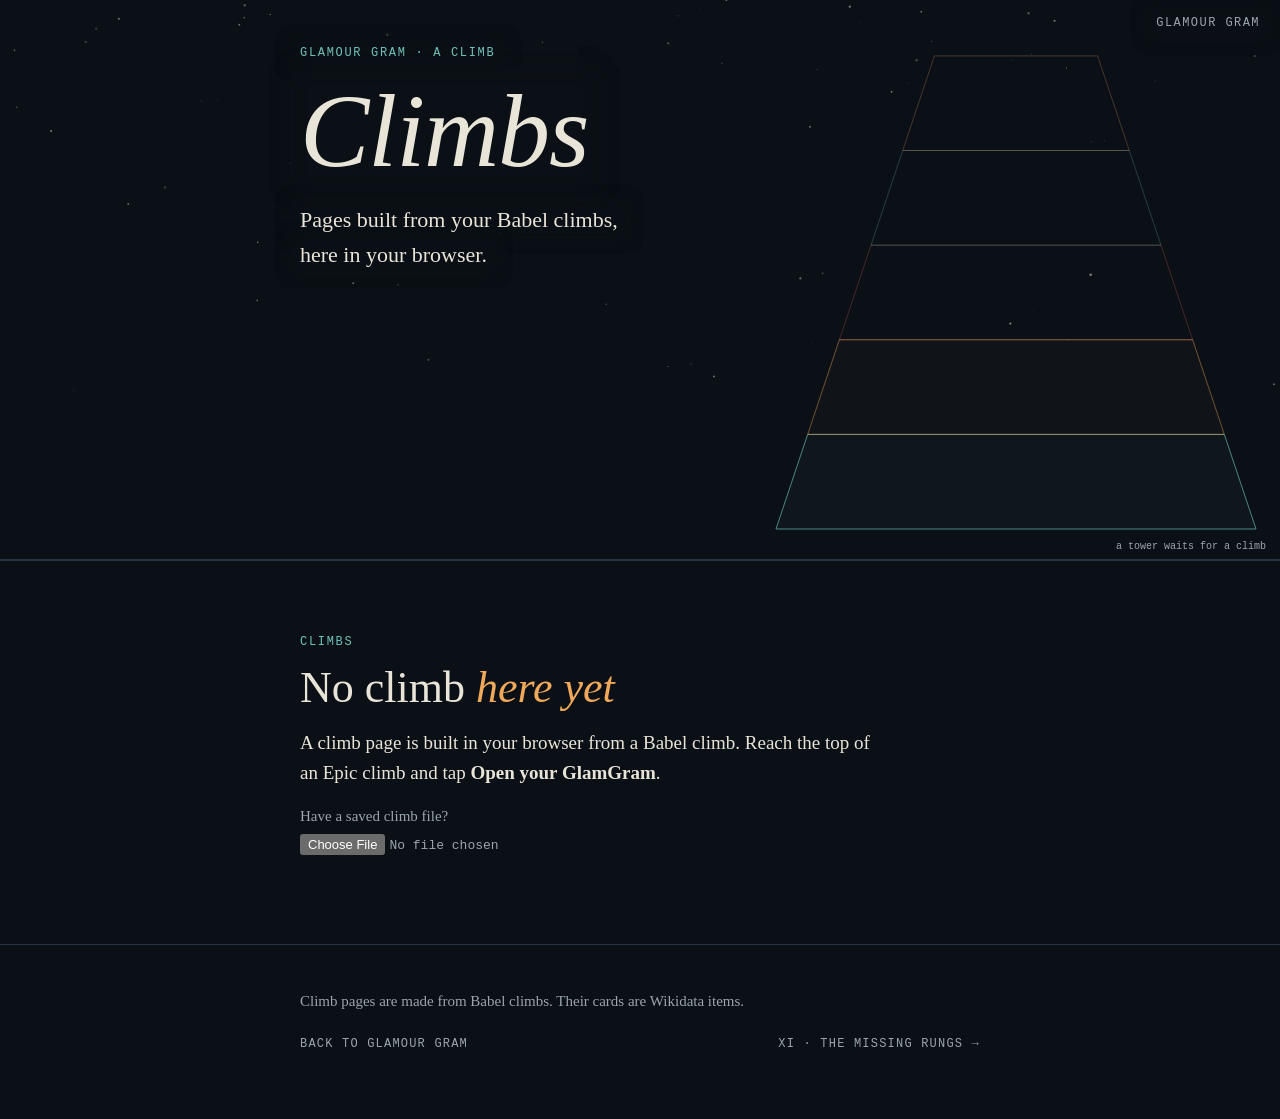
<file: climb.html>
<!doctype html>
<html lang="en">
<head>
<meta charset="utf-8">
<meta name="viewport" content="width=device-width, initial-scale=1, viewport-fit=cover">
<meta http-equiv="Content-Security-Policy" content="default-src 'self'; script-src 'self' 'unsafe-inline'; style-src 'self' 'unsafe-inline' https://fonts.googleapis.com; font-src https://fonts.gstatic.com; img-src 'self' data:; connect-src 'none'; base-uri 'none'; form-action 'none'">
<meta name="theme-color" content="#0b1016">
<link rel="manifest" href="manifest.webmanifest">
<link rel="icon" href="icons/icon.svg" type="image/svg+xml">
<link rel="apple-touch-icon" href="icons/apple-touch-icon.png">
<meta name="apple-mobile-web-app-title" content="GlamGram">
<script>if("serviceWorker" in navigator) addEventListener("load", () => navigator.serviceWorker.register("sw.js"));</script>
<title>A Climb · Glamour Gram</title>
<meta name="description" content="A page built in your browser from a Babel climb: the tower you climbed, the links you made and the kinds they crossed, the Luminaries who taught you, and what you kept.">
<link rel="preconnect" href="https://fonts.googleapis.com">
<link rel="preconnect" href="https://fonts.gstatic.com" crossorigin>
<link rel="stylesheet" href="https://fonts.googleapis.com/css2?family=Bodoni+Moda:ital,opsz,wght@0,6..96,400;1,6..96,400&family=Newsreader:ital,opsz,wght@0,6..72,300;1,6..72,300&family=JetBrains+Mono:wght@400;500&display=swap">
<link rel="stylesheet" href="glam.css">
<style>
/* Layout: a climb page, built in the reader's browser from a Babel climb record carried in the link's fragment (design: docs/babel-template.md).
   The title is the climb as a tower, one band per floor, the things met as stars and the links made as lines. Then the ascent floor by floor,
   the links, the kinds they crossed, the Luminaries, what was kept, and a turn. No number and no gene: a climb page is personal, not part of the genome.
   Every sentence is computed from the record, quoted from it with its source, or taken from the hand-written turn bank below. Record text is only
   ever set with textContent, and every link is built here from a checked Q-id. */
[hidden]{display:none!important}
.hero canvas{cursor:pointer}
.say{font-size:17px;margin:14px 0 0;min-height:1.6em;max-width:none}
.legend{display:flex;flex-wrap:wrap;gap:6px 18px;margin-top:12px;font-family:var(--mono);font-size:12px;color:var(--mute)}
.legend i{display:inline-block;height:0;width:22px;margin-right:7px;vertical-align:3px;border-top:2px solid var(--ink)}
.legend i.faint{border-top-color:rgba(233,228,216,.35)}
.legend i.dot{border-top:2px dotted var(--ink)}
.legend i.dash{border-top:2px dashed var(--dawn)}
.chips{display:flex;flex-wrap:wrap;gap:8px;margin:14px 0 0}
.chips a,.chips span{font-family:var(--mono);font-size:12px;color:var(--ink);text-decoration:none;border:1px solid var(--line);border-radius:999px;padding:5px 10px;max-width:100%;overflow-wrap:anywhere}
.chips a:hover{border-color:var(--dawn);color:var(--dawn)}
.chips .mentor{border-color:var(--dawn)}
ol.floors{list-style:none;padding:0;margin:18px 0 0;border-top:1px solid var(--line)}
ol.floors li{display:grid;grid-template-columns:44px 1fr;gap:12px;padding:12px 0;border-bottom:1px solid var(--line)}
ol.floors li > *{min-width:0}
ol.floors .n{font-family:var(--mono);font-size:13px;color:var(--mute);padding-top:4px}
ol.floors b{font-family:var(--display);font-weight:400;font-size:21px;display:block;line-height:1.25}
ol.floors b a{color:inherit;text-decoration:none}
ol.floors b a:hover{color:var(--dawn)}
ol.floors span{color:var(--mute);font-size:16px;display:block}
ul.whys{list-style:none;padding:0;margin:10px 0 0;font-size:16px}
ul.whys li{padding:7px 0;border-bottom:1px dashed var(--line);overflow-wrap:anywhere}
ul.whys small{font-family:var(--mono);font-size:11px;letter-spacing:.06em;color:var(--mute);margin-left:6px;white-space:nowrap}
.note-page{padding-block:72px}
#fileIn{font-family:var(--mono);font-size:13px;color:var(--mute);max-width:100%;margin-top:6px}
.suggest{display:inline-block;margin-top:6px;font-family:var(--mono);font-size:13px;letter-spacing:.04em;color:var(--ink);border:1px solid var(--line);border-radius:999px;padding:8px 14px;text-decoration:none}
.suggest:hover{border-color:var(--dawn);color:var(--dawn)}
.teach{margin:10px 0 4px}
.teach blockquote{margin:0 0 8px;padding-left:14px;border-left:2px solid var(--dawn);font-style:italic;font-size:18px;line-height:1.5;color:var(--ink)}
.teach cite{display:block;font-style:normal;font-family:var(--mono);font-size:11px;letter-spacing:.04em;color:var(--mute);margin-top:4px}
.teach cite a{color:var(--mute)}
.teach p.about{font-size:15px;color:var(--mute);margin:0 0 6px;max-width:none}
.teach ul{list-style:none;padding:0;margin:0;font-size:16px}
.teach ul li{display:block;padding:2px 0;border:0}
.teach span.tk{display:inline;font-family:var(--mono);font-size:11px;letter-spacing:.06em;text-transform:uppercase;color:var(--sea);margin-right:8px}
#briefT{display:block;width:100%;box-sizing:border-box;min-height:132px;margin:8px 0 4px;background:var(--deep);color:var(--ink);border:1px solid var(--line);border-radius:10px;padding:12px 14px;font:inherit;font-size:17px;line-height:1.5;resize:vertical}
#briefT:focus{outline:none;border-color:var(--dawn)}
.k-label{font-family:var(--mono);font-size:12px;letter-spacing:.08em;text-transform:uppercase;color:var(--mute);margin-top:18px;display:block}
.angles{display:flex;flex-direction:column;gap:8px;margin:10px 0 20px}
.angles label{display:flex;gap:10px;align-items:flex-start;font-size:16px;line-height:1.45;cursor:pointer;padding:9px 12px;border:1px solid var(--line);border-radius:10px;overflow-wrap:anywhere}
.angles label:has(input:checked){border-color:var(--dawn)}
.angles input{margin-top:5px;accent-color:var(--dawn);flex:none}
.angles small{display:block;font-family:var(--mono);font-size:11px;letter-spacing:.04em;color:var(--mute)}
</style>
</head>
<body>
<header class="hero" id="hero" aria-label="A tower with one band for each floor of the climb. The things met on each floor are stars in its band, the Luminary of each floor sits at its top, and the links made are drawn between them.">
  <canvas id="heroCanvas"></canvas>
  <a class="home corner" href="./">Glamour Gram</a>
  <div class="hero-copy"><div class="wrap">
    <div class="eyebrow">Glamour Gram · A climb</div>
    <h1 id="title">A climb</h1>
    <p class="lede" id="lede">Reading the climb…</p>
  </div></div>
</header>

<main id="page" hidden>
<section id="climb"><div class="wrap">
  <div class="eyebrow">The ascent</div>
  <h2 id="climbH"></h2>
  <p id="climbP"></p>
  <div class="instrument">
    <canvas id="floorCv" aria-label="The tower again, one band for each floor. Tap a band, or move the slider, to read that floor below."></canvas>
    <div class="controls"><label>Floor <input type="range" id="floorR" min="1" max="5" value="1"> <output id="floorOut">I</output></label></div>
    <div class="readout">
      <div><div class="k">Floor</div><div class="v" id="flName">–</div></div>
      <div><div class="k">Luminary</div><div class="v" id="flLum">–</div></div>
      <div><div class="k">Things met</div><div class="v" id="flMet">–</div></div>
      <div><div class="k">Links first made</div><div class="v" id="flLinks">–</div></div>
    </div>
    <div class="chips" id="flChips"></div>
    <p class="caption" id="floorCap">The things you fought on the floor, in the order you met them. Each links to its Wikidata page.</p>
  </div>
</div></section>

<section id="people"><div class="wrap">
  <div class="eyebrow">Who taught you</div>
  <h2>The <em>Luminaries</em></h2>
  <p id="peopleP"></p>
  <ol class="floors" id="peopleList"></ol>
</div></section>

<section id="joined"><div class="wrap">
  <div class="eyebrow">What you joined</div>
  <h2>The links <em>you made</em></h2>
  <p id="joinedP"></p>
  <p id="joinedTop"></p>
  <div class="instrument" id="webBox">
    <canvas id="webCv" aria-label="A web of the cards you linked in your chains. Each line is one pair; its style says what the link rests on. Tap a card to list its links below."></canvas>
    <div class="readout">
      <div><div class="k">Pairs joined</div><div class="v" id="wTotal">–</div></div>
      <div><div class="k">Wikidata says so</div><div class="v" id="wWd">–</div></div>
      <div><div class="k">Names that match</div><div class="v" id="wName">–</div></div>
      <div><div class="k">Your own</div><div class="v" id="wMine">–</div></div>
    </div>
    <p class="say" id="webSay" aria-live="polite">Tap a card to read its links. Drag one to move it.</p>
    <ul class="whys" id="webWhys"></ul>
    <div class="legend"><span><i></i>Wikidata records it</span><span><i class="faint"></i>they share a kind or a relation</span><span><i class="dot"></i>the names match</span><span><i class="dash"></i>your own link</span></div>
    <p class="caption">Each line is a pair of cards you played one after the other in a chain, with the reason Babel gave at the time. Wikidata is a public database that anyone can edit, so its links are as good as its editors. A name match is matching words, not a statement about the world. Your own links are claims nobody has checked yet.</p>
  </div>
</div></section>

<section id="kinds"><div class="wrap">
  <div class="eyebrow">Across kinds</div>
  <h2>Where <em>kinds met</em></h2>
  <p id="kindsP"></p>
  <div class="instrument" id="kindBox">
    <canvas id="kindCv" aria-label="Babel's kinds of card around a circle, sized by how many of your cards were of that kind, with a curve for each link between two different kinds. Tap a kind to list its links."></canvas>
    <div class="readout">
      <div><div class="k">Links across kinds</div><div class="v" id="kAcross">–</div></div>
      <div><div class="k">Most crossed</div><div class="v" id="kTop">–</div></div>
      <div><div class="k">Kinds in your deck</div><div class="v" id="kKinds">–</div></div>
    </div>
    <p class="say" id="kindSay" aria-live="polite">Tap a kind to read where it met the others.</p>
    <ul class="whys" id="kindWhys"></ul>
    <p class="caption">Kinds are Babel's card types, such as Life, Matter or Culture. In the game, a link between two different kinds is a cross-domain insight: it draws a card and grows the chain's multiplier.</p>
  </div>
</div></section>

<section id="kept"><div class="wrap">
  <div class="eyebrow">What you kept</div>
  <h2>Into <em>your Dex</em></h2>
  <p id="keptP"></p>
  <div class="chips" id="keptChips"></div>
</div></section>

<section id="turn"><div class="wrap">
  <div class="eyebrow">The turn</div>
  <h2 id="turnH"></h2>
  <p id="turnP"></p>
  <p class="closer" id="closer"></p>
  <div class="callout"><div class="eyebrow">Try this week</div><p id="tryP"></p></div>
  <p class="note" id="echoP"></p>
</div></section>

<section id="seed"><div class="wrap">
  <div class="eyebrow">Make it a Glamour Gram</div>
  <h2>What should it <em>be about?</em></h2>
  <p>This page is a record of your climb. A Glamour Gram is something else: short, true and extraordinary, a story with a turn in it and something to play with. If this climb holds one, say what it should be. Your words are the brief, and the Thursday session pitches from them first.</p>
  <label class="k-label" for="briefT">Your brief</label>
  <textarea id="briefT" rows="5" maxlength="1500" placeholder="What story should it tell? What should a reader get to play with? What should they walk away knowing?"></textarea>
  <span class="k-label" id="anglesL">Angles from your climb · pick any</span>
  <div class="angles" id="angles" role="group" aria-labelledby="anglesL"></div>
  <a class="suggest" id="suggestA" target="_blank" rel="noopener">Send it to the Thursday session</a>
  <p class="note">That opens a GitHub issue with your brief, the angles you picked and the climb, already filled in. Submit it there. Issues are public, and this one carries the climb's link.</p>
</div></section>
</main>

<main id="empty" hidden>
<section class="note-page"><div class="wrap">
  <div class="eyebrow">Climbs</div>
  <h2 id="emptyH">No climb <em>here yet</em></h2>
  <p id="emptyP">A climb page is built in your browser from a Babel climb. Reach the top of an Epic climb and tap <b>Open your GlamGram</b>.</p>
  <div id="pastBox" hidden><p class="note">Climbs you've opened on this device:</p><ul class="whys" id="pastList"></ul></div>
  <p class="note">Have a saved climb file?<br><input type="file" id="fileIn" accept=".json,application/json"></p>
</div></section>
</main>

<footer><div class="wrap">
  <p id="sources">Climb pages are made from Babel climbs. Their cards are Wikidata items.</p>
  <div class="next"><a href="./">Back to Glamour Gram</a><a id="nextA" href="missing-rungs.html">XI · The Missing Rungs →</a></div>
</div></footer>

<script>
const css = getComputedStyle(document.documentElement);
const C = k => css.getPropertyValue(k).trim();
const reduce = matchMedia("(prefers-reduced-motion: reduce)").matches;
const $ = id => document.getElementById(id);
function fit(cv, aspect){
  const dpr = Math.min(2, devicePixelRatio || 1);
  const w = cv.clientWidth, h = aspect ? Math.round(w*aspect) : cv.clientHeight;
  if(aspect) cv.style.height = h + "px";
  cv.width = w*dpr; cv.height = h*dpr;
  const ctx = cv.getContext("2d"); ctx.setTransform(dpr,0,0,dpr,0,0);
  return {ctx, w, h};
}
const clamp = (v, a, b) => Math.max(a, Math.min(b, v));
function onScreen(el){
  const s = {v:true};
  if("IntersectionObserver" in window) new IntersectionObserver(es => { s.v = es[es.length - 1].isIntersecting; }).observe(el);
  return s;
}
function animate(frame, vis){
  let last = performance.now();
  (function loop(now){ const dt = clamp((now - last)/1000, 0, 0.05); last = now; if(!vis || vis.v) frame(dt); requestAnimationFrame(loop); })(last);
}
function local(cv, e){ const r = cv.getBoundingClientRect(); return {x: e.clientX - r.left, y: e.clientY - r.top}; }
function rgba(v, a){ const n = parseInt(C(v).slice(1), 16); return `rgba(${n >> 16 & 255},${n >> 8 & 255},${n & 255},${a})`; }
function el(tag, text, attrs){ const n = document.createElement(tag); if(text != null) n.textContent = text; if(attrs) for(const k in attrs) n.setAttribute(k, attrs[k]); return n; }
function hashStr(s){ let h = 2166136261; for(let i = 0; i < s.length; i++){ h ^= s.charCodeAt(i); h = Math.imul(h, 16777619); } return h >>> 0; }
function rng(seed){ let a = seed || 1; return () => { a |= 0; a = a + 0x6D2B79F5 | 0; let t = Math.imul(a ^ a >>> 15, 1 | a); t = t + Math.imul(t ^ t >>> 7, 61 | t) ^ t; return ((t ^ t >>> 14) >>> 0)/4294967296; }; }
const ROMAN = ["", "I", "II", "III", "IV", "V", "VI"];
const WORDS = ["no", "one", "two", "three", "four", "five", "six", "seven", "eight", "nine", "ten"];
const num = n => n <= 10 ? WORDS[n] : n.toLocaleString("en");
const Cap = s => s ? s.charAt(0).toUpperCase() + s.slice(1) : s;
const plural = (n, one, many) => n === 1 ? one : many || one + "s";
const wdURL = q => "https://www.wikidata.org/wiki/" + q;   // q is always a checked Q-id here

/* ---------- reading a climb: the link's fragment (or a saved file), strictly checked ---------- */
// The fragment is v1.<base64url of the record's JSON, compressed with deflate-raw>, or v1u.<base64url of plain JSON>.
// Anyone can hand someone a crafted link, and Wikidata labels are editable by anyone, so nothing in the record is trusted.
const TYPES = {FORCE: "Force", COSMOS: "Cosmos", LIFE: "Life", MATTER: "Matter", CRAFT: "Craft", MIND: "Mind", MYTH: "Myth", FIGURE: "Figure", REALM: "Realm", EVENT: "Event", CULTURE: "Culture", WILD: "Wild"};
const BASES = {player: "your own link", relation: "a Wikidata relation", ancestry: "Wikidata's classification", shared: "a shared kind", "shared-rel": "a shared relation", name: "matching names"};
const WIKIDATA_BASES = {relation: 1, ancestry: 1};
const MAX_FRAG = 32768, MAX_JSON = 262144;
const isQ = q => typeof q === "string" && /^Q[1-9][0-9]{0,9}$/.test(q);
const str = (v, n) => typeof v === "string" ? (v.length > n ? v.slice(0, n - 1) + "…" : v) : "";
const int = (v, a, b) => Number.isInteger(v) && v >= a && v <= b ? v : null;
const arr = (v, n) => Array.isArray(v) ? v.slice(0, n) : [];
function b64uDecode(s){
  const b = atob(s.replace(/-/g, "+").replace(/_/g, "/") + "=".repeat((4 - s.length % 4) % 4));
  const u = new Uint8Array(b.length); for(let i = 0; i < b.length; i++) u[i] = b.charCodeAt(i);
  return u;
}
function b64uEncode(bytes){ let s = ""; for(let i = 0; i < bytes.length; i++) s += String.fromCharCode(bytes[i]); return btoa(s).replace(/\+/g, "-").replace(/\//g, "_").replace(/=+$/, ""); }
async function inflate(bytes){
  if(!("DecompressionStream" in window)) throw new Error("old");
  const rd = new Blob([bytes]).stream().pipeThrough(new DecompressionStream("deflate-raw")).getReader(), parts = [];
  let n = 0;
  for(;;){
    const {done, value} = await rd.read(); if(done) break;
    n += value.length; if(n > MAX_JSON){ rd.cancel(); throw new Error("big"); }
    parts.push(value);
  }
  const out = new Uint8Array(n); let o = 0; parts.forEach(p => { out.set(p, o); o += p.length; });
  return new TextDecoder().decode(out);
}
async function decodeFrag(h){
  if(h.length > MAX_FRAG) throw new Error("big");
  const m = /^v1(u?)\.([A-Za-z0-9_-]+)$/.exec(h); if(!m) throw new Error("bad");
  const bytes = b64uDecode(m[2]);
  const text = m[1] ? new TextDecoder().decode(bytes) : await inflate(bytes);
  if(text.length > MAX_JSON) throw new Error("big");
  return JSON.parse(text);
}
async function encodeFrag(rec){   // the same packing Babel uses, for a climb opened from a file
  const raw = new TextEncoder().encode(JSON.stringify(rec));
  if("CompressionStream" in window){
    try { const buf = await new Response(new Blob([raw]).stream().pipeThrough(new CompressionStream("deflate-raw"))).arrayBuffer(); return "v1." + b64uEncode(new Uint8Array(buf)); } catch(e){}
  }
  return "v1u." + b64uEncode(raw);
}
// Babel's record, babel.climb/1 to /3, into the page's model. Bad entries are dropped; a record whose core is wrong is refused.
// /3 adds each Luminary's lesson (teach: a Wikiquote quote, a Wikipedia line, what Wikidata says they gave the world), Legendary climbs and the last Archetype.
const TEACH = {disc: "Discovered", work: "Known for", wrote: "Wrote", made: "Made", founded: "Founded", field: "Worked in", teacher: "Learned from", movement: "Part of", school: "Studied at", award: "Honoured with", team: "Life's work"};
const MAXF = 6;
function teachOf(t){
  if(!t || typeof t !== "object") return null;
  const lines = arr(t.lines, 5).filter(L => L && TEACH[L.g]).map(L => ({g: L.g, items: arr(L.items, 3).map(x => str(x, 80)).filter(Boolean)})).filter(L => L.items.length);
  const o = {quote: str(t.quote, 400) || null, about: str(t.about, 360) || null, src: typeof t.src === "string" && t.src.length <= 200 && !/[\u0000-\u001f#?]/.test(t.src) ? t.src : null, lines};
  return o.quote || o.about || lines.length ? o : null;
}
function normalize(R){
  if(!R || typeof R !== "object" || Array.isArray(R)) throw new Error("bad");
  const sm = /^babel\.climb\/(\d+)$/.exec(R.schema || "");
  if(!sm) throw new Error("bad");
  if(+sm[1] > 3) throw new Error("newer");
  const time = v => typeof v === "string" && v.length <= 40 && !isNaN(Date.parse(v)) ? v : null;
  const M = {v: +sm[1], win: R.win === true, mode: R.mode === "epic" || R.mode === "legendary" ? R.mode : "classic", theme: str(R.theme, 60) || null,
    made: time(R.made), started: time(R.started), galleries: int(R.galleries, 0, 9999)};
  M.floors = arr(R.floors, MAXF).map(f => ({n: int(f && f.n, 1, MAXF), name: str(f && f.name, 60)})).filter(f => f.n && f.name);
  M.luminaries = arr(R.luminaries, MAXF).filter(o => o && isQ(o.q)).map(o => ({q: o.q, l: str(o.l, 80) || o.q, work: str(o.work, 120) || null, floor: int(o.floor, 1, MAXF), teach: teachOf(o.teach)}));
  const la = R.lastArch; M.lastArch = la && isQ(la.q) ? {q: la.q, l: str(la.l, 80) || la.q, won: la.won === true} : null;
  M.mentors = arr(R.mentors, 10).filter(o => o && isQ(o.q)).map(o => ({q: o.q, l: str(o.l, 80) || o.q}));
  M.deck = arr(R.deck, 120).filter(o => o && isQ(o.q)).map(o => ({q: o.q, l: str(o.l, 80) || o.q, type: TYPES[o.type] ? o.type : null}));
  M.met = arr(R.met, 200).filter(o => o && isQ(o.q)).map((o, i) => ({q: o.q, l: str(o.l, 80) || o.q, f: int(o.f, 1, MAXF), i}));
  M.links = M.v >= 2 ? arr(R.links, 60).filter(o => o && isQ(o.a) && isQ(o.b) && o.a !== o.b && BASES[o.basis]).map(o => ({a: o.a, b: o.b, al: str(o.al, 80) || o.a, bl: str(o.bl, 80) || o.b,
    why: str(o.why, 200), basis: o.basis, lens: str(o.lens, 20) || null, floor: int(o.floor, 1, MAXF), times: int(o.times, 1, 99999) || 1})) : [];
  M.discoveries = arr(R.discoveries, 30).map(d => str(d, 160)).filter(Boolean);
  M.proposed = arr(R.proposed, 30).filter(p => Array.isArray(p) && isQ(p[0]) && isQ(p[1]));
  M.caught = arr(R.caught, 60).filter(o => o && isQ(o.q)).map(o => ({q: o.q, l: str(o.l, 80) || o.q, fresh: o.n === true}));
  const bc = R.bestChain; M.best = bc && int(bc.n, 1, 99999) ? {n: bc.n, why: str(bc.why, 200)} : null;
  if(!M.floors.length || !M.made) throw new Error("bad");
  M.floors.sort((a, b) => a.n - b.n);
  return M;
}

/* ---------- climbs opened on this device, so you never have to keep a link ---------- */
const PAST_KEY = "glamgram.climbs.v1";
function pastClimbs(){ try { const v = JSON.parse(localStorage.getItem(PAST_KEY) || "[]"); return Array.isArray(v) ? v.filter(x => x && typeof x.f === "string" && x.f.length <= MAX_FRAG) : []; } catch(e){ return []; } }
function remember(frag, M){
  try {
    const list = pastClimbs().filter(x => x.d !== M.made);
    list.unshift({f: frag, t: titleOf(M), d: M.made});
    localStorage.setItem(PAST_KEY, JSON.stringify(list.slice(0, 20)));
  } catch(e){}
}

/* ---------- what the record says, computed once ---------- */
const typeOf = M => { const T = {}; M.deck.forEach(d => { if(d.type) T[d.q] = d.type; }); return T; };
function summitOf(M){ return M.luminaries.slice().sort((a, b) => (b.floor || 0) - (a.floor || 0))[0] || null; }
function titleOf(M){
  const top = summitOf(M), anchor = M.deck[0];
  if(top && anchor) return "From " + Cap(anchor.l) + " to " + Cap(top.l);
  if(top) return Cap(num(M.floors.length)) + " Floors to " + Cap(top.l);
  return M.theme ? M.theme : "A Babel Climb";
}
const isMentor = (M, q) => M.mentors.some(m => m.q === q);
function crossOf(M){
  const T = typeOf(M);
  return M.links.filter(L => T[L.a] && T[L.b] && T[L.a] !== T[L.b]).map(L => Object.assign({ta: T[L.a], tb: T[L.b]}, L));
}
function floorOf(M){   // which floor each thing was met on: the record says so from Babel's 2026-11-15 export; older records are spread in order
  const nF = M.floors.length, F = {};
  M.met.forEach((m, i) => { F[m.q] = m.f || Math.min(nF, 1 + Math.floor(i*nF/Math.max(1, M.met.length))); });
  return F;
}

/* ---------- the hero: the climb as a tower ---------- */
// One band per floor, narrowing upward. Stars: things met on that floor; the starting cards at the foot; the Luminary at each band's crown.
function towerGeom(w, h, wide, nF, top, bw){
  const baseW = bw || (wide ? Math.min(w*0.4, 480) : w*0.9), cx = wide ? w - 24 - baseW/2 : w*0.5, topW = baseW*0.34, y0 = h - 30, y1 = Math.max(54, h*0.1, top || 0);
  const at = y => baseW + (topW - baseW)*(y0 - y)/(y0 - y1);
  const band = k => ({yb: y0 - (y0 - y1)*k/nF, yt: y0 - (y0 - y1)*(k + 1)/nF});
  return {cx, y0, y1, at, band, nF};
}
function starsOf(M){
  const R = rng(hashStr(M.made)), S = new Map(), F = floorOf(M), nF = M.floors.length;
  const add = (q, l, f, kind) => { if(!S.has(q)) S.set(q, {q, l, f: clamp(f, 1, nF), kind, u: R()*0.84 - 0.42, v: 0.18 + R()*0.56}); };
  M.luminaries.forEach(L => S.set(L.q, {q: L.q, l: L.l, f: clamp(L.floor || nF, 1, nF), kind: "lum", u: 0, v: 0.86}));
  M.met.forEach(m => add(m.q, m.l, F[m.q], "met"));
  M.deck.forEach(d => add(d.q, d.l, 1, "deck"));
  return S;
}
function pos(G, s){ const B = G.band(s.f - 1), y = B.yb + (B.yt - B.yb)*s.v; return [G.cx + s.u*G.at(y), y]; }
function edgeStyle(ctx, basis, a){
  ctx.setLineDash(basis === "player" ? [6, 4] : basis === "name" ? [1.5, 4] : []);
  ctx.strokeStyle = basis === "player" ? C("--dawn") : C("--ink");
  ctx.globalAlpha = a*(basis === "shared" || basis === "shared-rel" ? 0.3 : basis === "player" ? 0.9 : 0.6);
  ctx.lineWidth = basis === "shared" || basis === "shared-rel" ? 1 : 1.4;
}
function drawTower(ctx, G, M, S, lit, hiFloor){
  const hues = ["--sea", "--dawn", "--ember"];
  for(let k = 0; k < G.nF; k++){   // bands
    const B = G.band(k), a = clamp(lit - k, 0, 1), on = hiFloor === k + 1;
    const wb = G.at(B.yb)/2, wt = G.at(B.yt)/2;
    ctx.beginPath(); ctx.moveTo(G.cx - wb, B.yb); ctx.lineTo(G.cx - wt, B.yt); ctx.lineTo(G.cx + wt, B.yt); ctx.lineTo(G.cx + wb, B.yb); ctx.closePath();
    ctx.fillStyle = rgba(hues[k % 3], on ? 0.16 : 0.04*a); ctx.fill();
    ctx.strokeStyle = C(hues[k % 3]); ctx.globalAlpha = on ? 1 : 0.25 + 0.4*a; ctx.lineWidth = on ? 1.8 : 1; ctx.setLineDash([]); ctx.stroke(); ctx.globalAlpha = 1;
  }
  if(!M) return;
  M.links.forEach(L => {   // links between stars that are lit
    const A = S.get(L.a), B = S.get(L.b); if(!A || !B) return;
    const a = Math.min(clamp(lit - A.f + 1, 0, 1), clamp(lit - B.f + 1, 0, 1)); if(a <= 0) return;
    const [x1, y1] = pos(G, A), [x2, y2] = pos(G, B);
    edgeStyle(ctx, L.basis, a*(hiFloor && hiFloor !== L.floor ? 0.35 : 1)); ctx.beginPath(); ctx.moveTo(x1, y1); ctx.lineTo(x2, y2); ctx.stroke();
  });
  ctx.setLineDash([]); ctx.globalAlpha = 1;
  S.forEach(s => {
    const a = clamp(lit - s.f + 1, 0, 1); if(a <= 0) return;
    const [x, y] = pos(G, s), dim = hiFloor && hiFloor !== s.f ? 0.3 : 1;
    if(s.kind === "lum"){
      const g = ctx.createRadialGradient(x, y, 0, x, y, 14); g.addColorStop(0, rgba("--dawn", 0.55*a*dim)); g.addColorStop(1, rgba("--dawn", 0));
      ctx.fillStyle = g; ctx.beginPath(); ctx.arc(x, y, 14, 0, 7); ctx.fill();
      ctx.fillStyle = C("--dawn"); ctx.globalAlpha = a*dim; ctx.beginPath(); ctx.arc(x, y, 3.6, 0, 7); ctx.fill();
    } else { ctx.fillStyle = s.kind === "deck" ? C("--sea") : C("--ink"); ctx.globalAlpha = 0.85*a*dim; ctx.beginPath(); ctx.arc(x, y, s.kind === "deck" ? 2.4 : 1.9, 0, 7); ctx.fill(); }
  });
  ctx.globalAlpha = 1;
}
function hero(M){
  const cv = $("heroCanvas"), hero = $("hero"), copy = document.querySelector(".hero-copy .wrap"), home = document.querySelector(".home.corner");
  const S = M ? starsOf(M) : null, nF = M ? M.floors.length : 5, bg = Array.from({length: 70}, () => ({x: Math.random(), y: Math.pow(Math.random(), 1.6), r: Math.random()*1.1 + 0.2, a: Math.random()*0.45 + 0.1}));
  let g = fit(cv), G, boxes = [], lit = reduce ? nF + 1 : 0;
  function text(){
    const c = cv.getBoundingClientRect(), r = document.createRange(), walk = document.createTreeWalker(copy, NodeFilter.SHOW_TEXT), out = [];
    const add = b => { if(b.width) out.push({l: b.left - c.left, r: b.right - c.left, t: b.top - c.top, b: b.bottom - c.top}); };
    for(let n = walk.nextNode(); n; n = walk.nextNode()) if(n.textContent.trim()){ r.selectNodeContents(n); Array.from(r.getClientRects()).forEach(add); }
    add(home.getBoundingClientRect());
    return out;
  }
  function layout(){   // wide: the tower stands right of the words; narrow: below them, and the hero grows to hold it
    const wide = cv.clientWidth >= 760;
    hero.style.height = ""; boxes = text();
    const below = wide ? 0 : Math.max(...boxes.filter(b => b.t > 60).map(b => b.b), 0) + 26;
    if(!wide) hero.style.height = Math.max(400, below + 250) + "px";
    g = fit(cv); boxes = text();
    let bw = 0;   // wide: narrow the tower until it clears the measured words, down to a floor; any overlap left is handled by the halos
    for(let n = 0; n < 16; n++){
      G = towerGeom(g.w, g.h, wide, nF, below, bw);
      if(!wide || G.at(G.y0) <= 260 || boxes.every(b => b.b < G.y1 || b.t > G.y0 || b.r + 18 <= G.cx - G.at(clamp(b.b, G.y1, G.y0))/2)) break;
      bw = G.at(G.y0)*0.94;
    }
  }
  function clear(ctx, dpr){   // soft dark halos keep the words readable wherever a star or line passes behind them
    const off = 10000; ctx.save(); ctx.fillStyle = "#000"; ctx.shadowColor = C("--night"); ctx.shadowBlur = 14*dpr; ctx.shadowOffsetX = off*dpr;
    for(let i = 0; i < 2; i++) boxes.forEach(b => ctx.fillRect(b.l - 10 - off, b.t - 6, b.r - b.l + 20, b.b - b.t + 12));
    ctx.restore();
  }
  function draw(){
    const {ctx, w, h} = g;
    ctx.globalAlpha = 1; ctx.fillStyle = C("--night"); ctx.fillRect(0, 0, w, h);
    bg.forEach(s => { ctx.globalAlpha = s.a; ctx.fillStyle = C("--ink"); ctx.beginPath(); ctx.arc(s.x*w, s.y*h*0.7, s.r, 0, 7); ctx.fill(); });
    ctx.globalAlpha = 1; drawTower(ctx, G, M, S, lit, 0);
    clear(ctx, cv.width/w);
    ctx.font = "10px JetBrains Mono, monospace"; ctx.fillStyle = C("--mute"); ctx.textAlign = "right";
    ctx.fillText(M ? (w < 700 ? "one band per floor · tap to climb again" : "one band per floor, the things met as stars, the links made as lines · tap to climb again") : "a tower waits for a climb", w - 14, h - 10);
    ctx.textAlign = "left";
  }
  layout(); draw();
  addEventListener("resize", () => { layout(); draw(); });
  document.fonts && document.fonts.ready.then(() => { layout(); draw(); });
  cv.addEventListener("pointerdown", () => { if(!reduce){ lit = 0; } });
  if(!reduce) animate(dt => { if(lit < nF + 1) lit += dt*1.1; draw(); }, onScreen(cv));
}

/* ---------- 1. the ascent, floor by floor ---------- */
function ascent(M){
  const cv = $("floorCv"), R = $("floorR"), nF = M.floors.length, S = starsOf(M), F = floorOf(M);
  const box = $("floorCv").closest(".instrument");
  R.max = String(nF); if(nF < 2) R.disabled = true;
  let g, G, cur = 1;
  function layout(){ g = fit(cv, cv.clientWidth < 520 ? 0.62 : 0.4); G = towerGeom(g.w, g.h, false, nF); }
  function draw(){ const {ctx, w, h} = g; ctx.fillStyle = C("--night"); ctx.fillRect(0, 0, w, h); drawTower(ctx, G, M, S, nF + 1, cur);
    ctx.font = "11px JetBrains Mono, monospace"; ctx.fillStyle = C("--mute");
    for(let k = 0; k < nF; k++){ const B = G.band(k); ctx.fillStyle = k + 1 === cur ? C("--dawn") : C("--mute"); ctx.fillText(ROMAN[k + 1], 10, (B.yb + B.yt)/2 + 4); }
  }
  function show(n){
    cur = clamp(n, 1, nF); R.value = String(cur);
    const fl = M.floors[cur - 1], L = M.luminaries.find(x => x.floor === fl.n), met = M.met.filter(m => F[m.q] === fl.n), links = M.links.filter(x => x.floor === fl.n);
    $("floorOut").textContent = ROMAN[fl.n];
    $("flName").textContent = fl.name; $("flLum").textContent = L ? L.l : "–";
    $("flMet").textContent = String(met.length); $("flLinks").textContent = M.v >= 2 ? String(links.length) : "–";
    const chips = $("flChips"); chips.textContent = "";
    if(L){ const a = el("a", "♛ " + L.l + (L.work ? " · " + L.work : ""), {href: wdURL(L.q), class: isMentor(M, L.q) ? "mentor" : ""}); chips.append(a); }
    met.filter(m => !L || m.q !== L.q).forEach(m => chips.append(el("a", m.l, {href: wdURL(m.q)})));
    draw();
  }
  layout(); show(1);
  R.addEventListener("input", () => show(+R.value));
  cv.addEventListener("pointerdown", e => { const {y} = local(cv, e); for(let k = 0; k < nF; k++){ const B = G.band(k); if(y <= B.yb && y >= B.yt) return show(k + 1); } });
  addEventListener("resize", () => { layout(); draw(); });
  if(!M.met.some(m => m.f)) $("floorCap").textContent = "The things you fought, in the order you met them. This climb was recorded before Babel noted each thing's floor, so they are spread over the floors in order. Each links to its Wikidata page.";
  return box;
}

/* ---------- 2. the web of links ---------- */
function web(M){
  const cv = $("webCv"), say = $("webSay"), whys = $("webWhys"), T = typeOf(M), N = new Map();
  M.links.forEach(L => { [[L.a, L.al], [L.b, L.bl]].forEach(([q, l]) => { if(!N.has(q)) N.set(q, {q, l, x: 0, y: 0, vx: 0, vy: 0, deg: 0}); N.get(q).deg++; }); });
  const nodes = Array.from(N.values()), R = rng(hashStr(M.made + "web"));
  nodes.forEach((n, i) => { const a = i/nodes.length*6.283; n.x = Math.cos(a)*0.6 + R()*0.1; n.y = Math.sin(a)*0.6 + R()*0.1; });
  for(let it = 0; it < 320; it++){   // a small spring layout, run once, the same every time for the same climb
    for(let i = 0; i < nodes.length; i++) for(let j = i + 1; j < nodes.length; j++){
      const A = nodes[i], B = nodes[j], dx = A.x - B.x, dy = A.y - B.y, d2 = Math.max(0.004, dx*dx + dy*dy), f = 0.0022/d2;
      A.vx += dx*f; A.vy += dy*f; B.vx -= dx*f; B.vy -= dy*f;
    }
    M.links.forEach(L => { const A = N.get(L.a), B = N.get(L.b), dx = B.x - A.x, dy = B.y - A.y, d = Math.hypot(dx, dy) || 0.01, f = (d - 0.32)*0.04; A.vx += dx/d*f; A.vy += dy/d*f; B.vx -= dx/d*f; B.vy -= dy/d*f; });
    nodes.forEach(n => { n.vx -= n.x*0.006; n.vy -= n.y*0.006; n.x += n.vx; n.y += n.vy; n.vx *= 0.6; n.vy *= 0.6; });
  }
  let minX = Infinity, maxX = -Infinity, minY = Infinity, maxY = -Infinity;
  nodes.forEach(n => { minX = Math.min(minX, n.x); maxX = Math.max(maxX, n.x); minY = Math.min(minY, n.y); maxY = Math.max(maxY, n.y); });
  let g, sel = null, drag = null;
  const P = n => [28 + (n.x - minX)/((maxX - minX) || 1)*(g.w - 56), 22 + (n.y - minY)/((maxY - minY) || 1)*(g.h - 44)];
  function layout(){ g = fit(cv, cv.clientWidth < 520 ? 1.05 : 0.62); }
  function draw(){
    const {ctx, w, h} = g; ctx.fillStyle = C("--night"); ctx.fillRect(0, 0, w, h);
    M.links.forEach(L => { const A = N.get(L.a), B = N.get(L.b), on = sel && (sel === A || sel === B), [x1, y1] = P(A), [x2, y2] = P(B);
      edgeStyle(ctx, L.basis, sel ? (on ? 1.4 : 0.3) : 1); ctx.beginPath(); ctx.moveTo(x1, y1); ctx.lineTo(x2, y2); ctx.stroke(); });
    ctx.setLineDash([]); ctx.globalAlpha = 1;
    const showAll = nodes.length <= 14 || w >= 760;
    nodes.forEach(n => {
      const [x, y] = P(n), near = sel && (n === sel || M.links.some(L => (L.a === sel.q && L.b === n.q) || (L.b === sel.q && L.a === n.q)));
      ctx.fillStyle = n === sel ? C("--dawn") : C("--sea"); ctx.globalAlpha = sel && !near ? 0.35 : 1;
      ctx.beginPath(); ctx.arc(x, y, 3 + Math.min(4, n.deg), 0, 7); ctx.fill();
      if(showAll || near){ ctx.font = (n === sel ? "500 " : "") + "11px JetBrains Mono, monospace"; ctx.fillStyle = n === sel ? C("--dawn") : C("--ink"); ctx.textAlign = x > w*0.66 ? "right" : "left";
        const s = n.l.length > 26 ? n.l.slice(0, 25) + "…" : n.l; ctx.fillText(s, x + (x > w*0.66 ? -8 : 8), y - 6); ctx.textAlign = "left"; }
    });
    ctx.globalAlpha = 1;
  }
  function pick(n){
    sel = n; whys.textContent = "";
    if(!n){ say.textContent = "Tap a card to read its links. Drag one to move it."; return draw(); }
    const mine = M.links.filter(L => L.a === n.q || L.b === n.q).sort((x, y) => y.times - x.times);
    say.textContent = n.l + (T[n.q] ? " (" + TYPES[T[n.q]] + ")" : "") + ": " + mine.length + " " + plural(mine.length, "link") + ".";
    mine.forEach(L => { const li = el("li", L.why || (L.al + " · " + L.bl)); li.append(el("small", BASES[L.basis] + (L.times > 1 ? " · ×" + L.times : ""))); whys.append(li); });
    draw();
  }
  function hit(x, y){ let best = null, d = 22; nodes.forEach(n => { const [nx, ny] = P(n), dd = Math.hypot(nx - x, ny - y); if(dd < d){ d = dd; best = n; } }); return best; }
  cv.addEventListener("pointerdown", e => { const {x, y} = local(cv, e), n = hit(x, y); if(n){ drag = n; cv.setPointerCapture(e.pointerId); } pick(n); });
  cv.addEventListener("pointermove", e => { if(!drag) return; const {x, y} = local(cv, e);
    drag.x = minX + clamp((x - 28)/(g.w - 56), 0, 1)*((maxX - minX) || 1); drag.y = minY + clamp((y - 22)/(g.h - 44), 0, 1)*((maxY - minY) || 1); draw(); });
  cv.addEventListener("pointerup", () => { drag = null; });
  layout(); draw();
  addEventListener("resize", () => { layout(); draw(); });
}

/* ---------- 3. across kinds ---------- */
function kinds(M){
  const cv = $("kindCv"), say = $("kindSay"), whys = $("kindWhys"), T = typeOf(M), X = crossOf(M), count = {};
  M.deck.forEach(d => { if(d.type) count[d.type] = (count[d.type] || 0) + 1; });
  const ks = Object.keys(TYPES).filter(k => count[k]), pairs = {};
  X.forEach(L => { const k = [L.ta, L.tb].sort().join("|"); pairs[k] = (pairs[k] || 0) + L.times; });
  let g, sel = null;
  function layout(){ g = fit(cv, cv.clientWidth < 520 ? 0.8 : 0.56); room(); }
  let R = 0;   // the wheel's radius, set in layout so the widest label still fits inside the canvas
  const label = k => TYPES[k] + " " + count[k], dot = k => 4 + Math.sqrt(count[k])*2.4;
  const at = i => { const a = -Math.PI/2 + i/ks.length*6.283; return [g.w/2 + Math.cos(a)*R, g.h/2 + Math.sin(a)*R]; };
  function room(){
    const ctx = g.ctx; ctx.font = "500 12px JetBrains Mono, monospace"; R = Math.min(g.w, g.h)*0.36;
    for(let n = 0; n < 40; n++){
      const over = ks.some((k, i) => { const [x, y] = at(i), r = dot(k), tw = ctx.measureText(label(k)).width;
        if(x < g.w/2 - 4) return x - r - 6 - tw < 6;
        if(x > g.w/2 + 4) return x + r + 6 + tw > g.w - 6;
        return y - r - 20 < 4 || y + r + 18 > g.h - 4; });
      if(!over) break; R *= 0.95;
    }
  }
  function draw(){
    const {ctx, w, h} = g; ctx.fillStyle = C("--night"); ctx.fillRect(0, 0, w, h);
    Object.keys(pairs).forEach(k => { const [a, b] = k.split("|"), i = ks.indexOf(a), j = ks.indexOf(b); if(i < 0 || j < 0) return;
      const [x1, y1] = at(i), [x2, y2] = at(j), on = sel && (sel === a || sel === b);
      ctx.strokeStyle = C("--dawn"); ctx.globalAlpha = sel ? (on ? 0.95 : 0.12) : 0.55; ctx.lineWidth = 1 + Math.min(6, pairs[k]*0.8);
      ctx.beginPath(); ctx.moveTo(x1, y1); ctx.quadraticCurveTo(w/2, h/2, x2, y2); ctx.stroke(); });
    ctx.globalAlpha = 1;
    ks.forEach((k, i) => { const [x, y] = at(i), r = dot(k), on = sel === k;
      ctx.fillStyle = on ? C("--dawn") : C("--sea"); ctx.beginPath(); ctx.arc(x, y, r, 0, 7); ctx.fill();
      ctx.font = (on ? "500 " : "") + "12px JetBrains Mono, monospace"; ctx.fillStyle = on ? C("--dawn") : C("--ink");
      ctx.textAlign = x < w/2 - 4 ? "right" : x > w/2 + 4 ? "left" : "center"; const dx = x < w/2 - 4 ? -r - 6 : x > w/2 + 4 ? r + 6 : 0;
      ctx.fillText(label(k), x + dx, y + (Math.abs(dx) ? 4 : y < h/2 ? -r - 6 : r + 14)); });
    ctx.textAlign = "left";
  }
  function pick(k){
    sel = k; whys.textContent = "";
    if(!k){ say.textContent = "Tap a kind to read where it met the others."; return draw(); }
    const mine = X.filter(L => L.ta === k || L.tb === k).sort((x, y) => y.times - x.times);
    say.textContent = TYPES[k] + ": " + count[k] + " " + plural(count[k], "card") + " in your deck, " + mine.length + " " + plural(mine.length, "link") + " to other kinds.";
    mine.slice(0, 6).forEach(L => { const li = el("li", L.why || (L.al + " · " + L.bl)); li.append(el("small", TYPES[L.ta] + " ↔ " + TYPES[L.tb])); whys.append(li); });
    draw();
  }
  cv.addEventListener("pointerdown", e => { const {x, y} = local(cv, e); let best = null, d = 30; ks.forEach((k, i) => { const [kx, ky] = at(i), dd = Math.hypot(kx - x, ky - y); if(dd < d){ d = dd; best = k; } }); pick(best); });
  layout(); draw();
  addEventListener("resize", () => { layout(); draw(); });
  const top = Object.keys(pairs).sort((a, b) => pairs[b] - pairs[a])[0];
  $("kAcross").textContent = String(X.length);
  $("kTop").textContent = top ? top.split("|").map(k => TYPES[k]).join(" ↔ ") : "–";
  $("kKinds").textContent = String(ks.length);
  return {top, n: X.length};
}

/* ---------- the turn bank: hand-written, reviewed like a numbered page; a climb only selects ---------- */
// The first rule that matches wins. Each turn is true for every climb that selects it.
const ECHO = {I: ["four-days-old.html", "I · Four Days Old"], II: ["three-letter-spell.html", "II · The Three-Letter Spell"], XI: ["missing-rungs.html", "XI · The Missing Rungs"]};
function turnOf(M){
  const top = summitOf(M), madeof = M.links.filter(L => L.lens === "madeof").length, X = crossOf(M);
  const own = M.links.filter(L => L.basis === "player").length + M.discoveries.length + M.proposed.length;
  if(own) return {h: "A rung <em>drawn, not built</em>", p: "Your dashed lines are guesses nobody has written down yet. A guess becomes knowledge when someone else can check it, and Wikidata is open: anyone can add a statement, with a source.",
    closer: "A link nobody has written down is a rung drawn, not built.", tryp: "Pick one of your own links and look for a source that would make it solid.", echo: "XI"};
  if(top && isMentor(M, top.q)) return {h: "A mind <em>you never met</em>", p: "You answered " + top.l + "'s question at the top of the tower, and they came down with you as a card. That's how one mind joins another it never met: what one found, the other now knows.",
    closer: "Learning is how you join a mind you never met.", tryp: "Read something " + top.l + " wrote, in their own words.", echo: "I"};
  if(M.links.length >= 4 && madeof*2 >= M.links.length) return {h: "Three <em>letters</em>", p: "Most of what you joined, you joined by what it's made of. Follow \"made of\" far enough through anything you can hold, and it ends in the same three letters: up quarks, down quarks and electrons.",
    closer: "Everything you held on this climb was spelled in three letters.", tryp: "Pick one thing on your desk and follow \"made of\" down as far as you can.", echo: "II"};
  if(M.links.length >= 3 && X.length*3 >= M.links.length) return {h: "Across <em>the shelves</em>", p: "Many of your links crossed from one kind of thing to another, such as " + X[0].al + " to " + X[0].bl + ". Each crossing joined two shelves that are usually read apart.",
    closer: "Connect in ways that leave both minds larger.", tryp: "Find two things you know from different parts of your life, and look for what joins them.", echo: "I"};
  return {h: "Farther <em>out</em>", p: "Each floor drew its foes from farther out from the cards you started with, and you climbed past them by knowing how things relate.",
    closer: "Wonder is renewable: every layer has another under it.", tryp: "Open your Dex, choose a card, and look one layer under it.", echo: "I"};
}
function setRich(node, html){   // only for the bank's own hand-written headings, never for record text
  node.textContent = ""; html.split(/(<em>.*?<\/em>)/).forEach(part => { const m = /^<em>(.*)<\/em>$/.exec(part); node.append(m ? el("em", m[1]) : document.createTextNode(part)); });
}

/* ---------- make it a Glamour Gram: your brief, the angles you pick, and the climb, as a pre-filled GitHub issue ---------- */
// Angles are inferred from the record, Luminaries' discoveries first: what they gave the world is what Glamour Grams are usually about.
function gaveOf(L){
  const t = L.teach, g = t && (["disc", "work", "wrote", "made", "founded"].map(k => t.lines.find(x => x.g === k)).find(Boolean));
  return g ? TEACH[g.g].toLowerCase() + " " + g.items.join(", ") : L.work ? "known for " + L.work : null;
}
function anglesOf(M){
  const out = [], top = summitOf(M), T = typeOf(M);
  const lum = L => { const g = gaveOf(L); return {k: "lum", on: L === top, t: L.l + (g ? ": " + g : ""), s: (L === top ? "the summit's Luminary" : "Luminary of floor " + (ROMAN[L.floor] || "?")) + (isMentor(M, L.q) ? " · your Mentor" : "")}; };
  const rest = M.luminaries.filter(L => L !== top).sort((a, b) => (b.floor || 0) - (a.floor || 0)), told = rest.filter(L => gaveOf(L)), named = rest.filter(L => !gaveOf(L));
  if(top) out.push(lum(top));
  told.slice(0, 3).forEach(L => out.push(lum(L)));
  const own = M.links.filter(L => L.basis === "player"), cross = M.links.filter(L => L.basis !== "player" && T[L.a] && T[L.b] && T[L.a] !== T[L.b]).sort((a, b) => b.times - a.times);
  own.slice(0, 2).forEach(L => out.push({k: "link", t: L.al + " and " + L.bl, s: "a link you made yourself, unchecked"}));
  cross.slice(0, 3).forEach(L => out.push({k: "link", t: L.al + " and " + L.bl + (L.why ? ": " + L.why : ""), s: "across kinds, " + TYPES[T[L.a]] + " and " + TYPES[T[L.b]] + (L.times > 1 ? ", played " + num(L.times) + " times" : "")}));
  if(M.lastArch) out.push({k: "arch", t: "What everything you met shares: " + M.lastArch.l, s: "the last Archetype"});
  if(M.theme) out.push({k: "theme", t: "The theme: " + M.theme, s: "the climb's theme"});
  told.slice(3).concat(named).forEach(L => out.push(lum(L)));   // the other Luminaries, by name
  return out.slice(0, 12);
}
function suggestURL(M, brief, angles, picked){
  const top = summitOf(M), pick = M.links.slice().sort((a, b) => b.times - a.times).slice(0, 5);
  const head = ["A climb seed from a Babel climb page. The Thursday pitch session reads the brief first, pitches from it, runs the pitch test, and verifies everything from primary sources if it's picked.", "",
    "## The brief", brief.trim() || "(No brief. Pitch from the angles and the climb, the Luminaries' discoveries first.)", ""];
  const chosen = angles.filter((a, i) => picked[i]), rest = angles.filter((a, i) => !picked[i]);
  const ang = chosen.length ? ["## Angles the climber picked"].concat(chosen.map(a => "- " + a.t + " (" + a.s + ")"), [""]) : [];
  const other = rest.length ? ["## Other angles in the climb"].concat(rest.map(a => "- " + a.t), [""]) : [];
  const climb = ["## The climb", "**" + titleOf(M) + "**" + (M.mode === "legendary" ? " · a Legendary climb" : M.mode === "epic" ? " · an Epic climb" : "")];
  if(M.theme) climb.push("- Theme: " + M.theme);
  climb.push("- Floors: " + M.floors.map(f => ROMAN[f.n] + " " + f.name).join(", "));
  if(M.luminaries.length) climb.push("- Luminaries: " + M.luminaries.map(L => L.l + " " + L.q + (gaveOf(L) ? ", " + gaveOf(L) : "")).join("; "));
  if(pick.length) climb.push("- Links played most: " + pick.map(L => L.why + " [" + L.basis + "]").join("; "));
  if(M.discoveries.length) climb.push("- The climber's own links: " + M.discoveries.join("; "));
  if(M.lastArch) climb.push("- The last Archetype: " + M.lastArch.l + " " + M.lastArch.q + (M.lastArch.won ? ", understood" : ", not beaten"));
  if(M.caught.length) climb.push("- Catalogued: " + M.caught.map(c => c.l).join(", "));
  climb.push("- Climbed: " + M.made.slice(0, 10) + (top ? " · summit: " + top.l : ""));
  const base = "https://github.com/sandstormveg/glamour-gram/issues/new?title=" + encodeURIComponent("Climb seed: " + titleOf(M)) + "&body=";
  const link = "- Climb page: " + location.href, fit = parts => base + encodeURIComponent(parts.join("\n"));
  // keep under GitHub's URL limit: drop the least needed first; the brief goes last, and is only ever shortened
  const tries = [head.concat(ang, other, climb, [link]), head.concat(ang, climb, [link]), head.concat(ang, climb), head.concat(ang, climb.slice(0, 4)), head.concat(ang)];
  for(const t of tries){ const u = fit(t); if(u.length <= 7500) return u; }
  let b = brief.trim();
  while(b.length > 40){ b = b.slice(0, Math.floor(b.length*0.8)); const u = fit(head.slice(0, 3).concat([b + "…", ""], ang)); if(u.length <= 7500) return u; }
  return fit(head.slice(0, 3).concat(["(The brief was too long for a link; please paste it into the issue.)"]));
}
function seed(M){
  const angles = anglesOf(M), box = $("angles"), ta = $("briefT"), key = "glamgram.brief." + M.made;
  const picked = angles.map(a => !!a.on);
  try { const d = JSON.parse(localStorage.getItem(key) || "null"); if(d && typeof d.b === "string") ta.value = d.b.slice(0, 1500); if(d && Array.isArray(d.p)) d.p.forEach((v, i) => { if(i < picked.length) picked[i] = v === true; }); } catch(e){}
  function update(){
    $("suggestA").href = suggestURL(M, ta.value, angles, picked);
    try { localStorage.setItem(key, JSON.stringify({b: ta.value, p: picked})); } catch(e){}
  }
  angles.forEach((a, i) => {
    const lab = el("label"), cb = el("input", null, {type: "checkbox"}), txt = el("span");
    cb.checked = picked[i]; cb.addEventListener("change", () => { picked[i] = cb.checked; update(); });
    txt.append(document.createTextNode(a.t)); txt.append(el("small", a.s));
    lab.append(cb, txt); box.append(lab);
  });
  if(!angles.length) { $("anglesL").hidden = true; box.hidden = true; }
  ta.addEventListener("input", update);
  update();
}

/* ---------- what a Luminary taught: their words (Wikiquote), a line about them (Wikipedia), what they gave the world (Wikidata) ---------- */
function teachEl(L){
  const t = L.teach, box = el("div", null, {class: "teach"}), page = t.src ? encodeURIComponent(t.src.replace(/ /g, "_")) : null;
  if(t.quote){
    const q = el("blockquote", "“" + t.quote + "”"), c = el("cite", "— " + L.l + (page ? ", " : ""));
    if(page) c.append(el("a", "Wikiquote", {href: "https://en.wikiquote.org/wiki/" + page}));
    q.append(c); box.append(q);
  }
  if(t.about){ const p = el("p", t.about + " ", {class: "about"}); if(page) p.append(el("a", "Wikipedia", {href: "https://en.wikipedia.org/wiki/" + page})); box.append(p); }
  if(t.lines.length){
    const ul = el("ul");
    t.lines.forEach(x => { const li = el("li"); li.append(el("span", TEACH[x.g], {class: "tk"})); li.append(document.createTextNode(x.items.join(", "))); ul.append(li); });
    box.append(ul);
  }
  return box;
}

/* ---------- the page ---------- */
function render(M){
  $("page").hidden = false;   // first: canvases measure their width, and a hidden page has none
  const top = summitOf(M), T = typeOf(M), X = crossOf(M), nF = M.floors.length, title = titleOf(M);
  document.title = title + " · Glamour Gram";
  $("title").textContent = title;
  const lede = ["You climbed " + num(nF) + " " + plural(nF, "floor") + (M.theme ? " of " + M.theme : "") + (M.mode === "legendary" ? ", a Legendary climb" : "") + (top && M.deck[0] ? ", from " + Cap(M.deck[0].l) + " to " + top.l : "") + "."];
  if(M.luminaries.length){ const mm = M.luminaries.filter(L => isMentor(M, L.q)).length;
    lede.push("You met " + num(M.luminaries.length) + " " + plural(M.luminaries.length, "Luminary", "Luminaries") + (mm ? ", and " + (mm === M.luminaries.length && mm > 1 ? "all " + num(mm) : num(mm)) + " became your " + plural(mm, "Mentor") : "") + "."); }
  if(M.links.length) lede.push("You joined " + num(M.links.length) + " " + plural(M.links.length, "pair") + " of things" + (X.length ? ", " + num(X.length) + " of them across kinds" : "") + ".");
  if(M.lastArch) lede.push(M.lastArch.won ? "Above the Crown, you understood the last Archetype: " + M.lastArch.l + "." : "Above the Crown, the last Archetype, " + M.lastArch.l + ", was too strong this time, and the summit held.");
  $("lede").textContent = lede.join(" ");

  // 1. the ascent
  const hEl = $("climbH"); hEl.textContent = Cap(num(nF)) + " " + plural(nF, "floor") + ", "; hEl.append(el("em", "farther out"));
  $("climbP").textContent = "Each floor of Babel draws its foes from farther out from the cards you start with." + (M.theme ? " This climb's theme was " + M.theme + "." : "") +
    (M.galleries ? " You explored " + num(M.galleries) + " " + plural(M.galleries, "gallery", "galleries") + " on the way up." : "");
  ascent(M);

  // 2. links
  const wd = M.links.filter(L => WIKIDATA_BASES[L.basis]).length, sh = M.links.filter(L => L.basis === "shared" || L.basis === "shared-rel").length,
    nm = M.links.filter(L => L.basis === "name").length, mine = M.links.filter(L => L.basis === "player").length;
  $("wTotal").textContent = String(M.links.length); $("wWd").textContent = String(wd); $("wName").textContent = String(nm); $("wMine").textContent = String(mine);
  if(M.links.length){
    const parts = [];
    if(wd) parts.push("Wikidata records " + num(wd) + " of those links directly");
    if(sh) parts.push(num(sh) + " rest on a kind or a relation the two cards share");
    if(nm) parts.push(num(nm) + " " + plural(nm, "is a match", "are matches") + " of names");
    if(mine) parts.push(num(mine) + " " + plural(mine, "is", "are") + " your own");
    $("joinedP").textContent = "You chained " + num(M.links.length) + " different " + plural(M.links.length, "pair") + " of cards." + (parts.length ? " " + Cap(parts.join(", ").replace(/, ([^,]*)$/, ", and $1")) + "." : "");
    const most = M.links.slice().sort((a, b) => b.times - a.times)[0];
    $("joinedTop").textContent = most.times > 1 ? "The pair you played together most was " + most.al + " and " + most.bl + ", " + num(most.times) + " times. Babel's reason: " + most.why + "." : "";
    if(M.links.length >= 2) web(M); else $("webBox").hidden = true;
  } else $("joined").hidden = true;   // nothing to show: older records didn't keep links

  // 3. kinds
  if(X.length){
    const k = kinds(M);
    $("kindsP").textContent = Cap(num(X.length)) + " of your links joined two different kinds of card" + (k.top ? ", most often " + k.top.split("|").map(t => TYPES[t]).join(" and ") : "") + ".";
  } else $("kinds").hidden = true;

  // 4. Luminaries
  if(M.luminaries.length){
    const mm = M.luminaries.filter(L => isMentor(M, L.q)).length;
    $("peopleP").textContent = "At the top of each floor waited a Luminary: a real person whose work runs through what you met there." + (mm ? " You answered " + (mm === M.luminaries.length && mm > 1 ? "all " + num(mm) + " of their questions" : num(mm) + " of their questions") + ", so " + plural(mm, "they", "they") + " came with you as " + plural(mm, "a Mentor", "Mentors") + "." : "");
    const ol = $("peopleList");
    M.luminaries.slice().sort((a, b) => (a.floor || 0) - (b.floor || 0)).forEach(L => {
      const li = el("li"), b = el("b"); b.append(el("a", L.l, {href: wdURL(L.q)}));
      li.append(el("div", L.floor ? ROMAN[L.floor] : "", {class: "n"}));
      const d = el("div"); d.append(b); d.append(el("span", (L.work ? L.work : "") + (isMentor(M, L.q) ? (L.work ? " · " : "") + "♛ your Mentor" : "")));
      if(L.teach) d.append(teachEl(L));
      li.append(d); ol.append(li);
    });
    if(!M.luminaries.some(L => L.teach)) $("peopleP").append(document.createTextNode(" This climb was recorded before Babel kept what each Luminary taught; climbs from now on carry their words and discoveries."));
  } else $("people").hidden = true;

  // 5. kept
  if(M.caught.length || M.best){
    const fresh = M.caught.filter(c => c.fresh).length;
    $("keptP").textContent = (M.caught.length ? "You catalogued " + num(M.caught.length) + " " + plural(M.caught.length, "specimen") + " into your Dex" + (fresh && fresh < M.caught.length ? ", " + num(fresh) + " of them new to it" : fresh ? ", all new to it" : "") + ". " : "") +
      (M.best ? "Your best chain reached " + num(M.best.n) + (M.best.why ? ", ending on: " + M.best.why : "") + "." : "");
    M.caught.forEach(c => $("keptChips").append(el("a", (c.fresh ? "✦ " : "") + c.l, {href: wdURL(c.q)})));
  } else $("kept").hidden = true;

  // 6. the turn
  const t = turnOf(M); setRich($("turnH"), t.h); $("turnP").textContent = t.p; $("closer").textContent = t.closer; $("tryP").textContent = t.tryp;
  const E = ECHO[t.echo], ep = $("echoP"); ep.textContent = "This turn echoes "; ep.append(el("a", E[1], {href: E[0]})); ep.append(document.createTextNode("."));
  $("nextA").href = E[0]; $("nextA").textContent = E[1] + " →";
  seed(M);

  // sources: every card on the page is a Wikidata item
  const seen = new Set(), src = $("sources"); src.textContent = "Sources: every card on this page is a Wikidata item. ";
  const items = [].concat(M.luminaries, M.deck, M.met, M.caught).filter(x => !seen.has(x.q) && seen.add(x.q));
  items.forEach((x, i) => { src.append(el("a", x.l, {href: wdURL(x.q)})); src.append(document.createTextNode(" (" + x.q + ")" + (i < items.length - 1 ? ", " : ". "))); });
  const day = d => new Date(d).toLocaleDateString("en-AU", {day: "numeric", month: "long", year: "numeric"});
  src.append(document.createTextNode("Labels are Wikidata's (CC0) as they stood when the climb was recorded. Made from a Babel climb on " + day(M.made) + ". Solid links are Wikidata statements, dotted ones are matching names, and dashed ones are the climber's own."));
  if(M.luminaries.some(L => L.teach)) src.append(document.createTextNode(" Each Luminary's quote is from Wikiquote and the line about them from Wikipedia (both CC BY-SA 4.0), as Babel fetched them during the climb; what they discovered, wrote or made is from Wikidata."));

  hero(M);
}

function showEmpty(message){
  if(message){ $("emptyH").textContent = message[0]; $("emptyP").textContent = message[1]; }
  $("title").textContent = "Climbs"; $("lede").textContent = "Pages built from your Babel climbs, here in your browser.";
  const past = pastClimbs();
  if(past.length){
    $("pastBox").hidden = false;
    past.forEach(x => { const li = el("li"); li.append(el("a", x.t || "A climb", {href: "#" + x.f})); if(x.d) li.append(el("small", x.d.slice(0, 10))); $("pastList").append(li); });
  }
  $("empty").hidden = false;
  hero(null);
}
const MESSAGES = {
  bad: ["This link doesn't <em>hold a climb</em>", "It may have been cut short when it was copied. Open the climb again from Babel's end screen or its 📖 Ex Libris."],
  big: ["This climb is <em>too large</em>", "Climb links are limited to 32 KB. Save the climb as a file in Babel and open it below."],
  newer: ["A newer <em>climb</em>", "This climb was recorded by a newer Babel than this page knows. Reload to get the latest page."],
  old: ["This browser is <em>too old</em>", "It can't unpack the climb. Try a current version of Chrome, Safari or Firefox."],
  notop: ["This climb didn't <em>reach the top</em>", "Climb pages are made from climbs that reach the summit. Climb again."]
};
function showMessage(k){ const m = MESSAGES[k] || MESSAGES.bad; showEmpty([m[0].replace(/<\/?em>/g, ""), m[1]]); setRich($("emptyH"), m[0]); }

async function openRecord(R, frag){
  const M = normalize(R);
  if(!M.win) return showMessage("notop");
  if(frag) remember(frag, M);
  render(M);
}
$("fileIn").addEventListener("change", e => {
  const f = e.target.files && e.target.files[0]; if(!f) return;
  if(f.size > 512*1024) return showMessage("big");
  const rd = new FileReader();
  rd.onload = async () => { try { const R = JSON.parse(rd.result), frag = await encodeFrag(R); location.hash = frag.length <= MAX_FRAG ? frag : ""; if(frag.length > MAX_FRAG) await openRecord(R, null); } catch(err){ showMessage(err.message); } };
  rd.readAsText(f);
});
addEventListener("hashchange", () => location.reload());
(async () => {
  const h = location.hash.slice(1);
  if(!h) return showEmpty();
  try { await openRecord(await decodeFrag(h), h); }
  catch(err){ console.warn(err); showMessage(err.message); }
})();
</script>
</body>
</html>
</file>
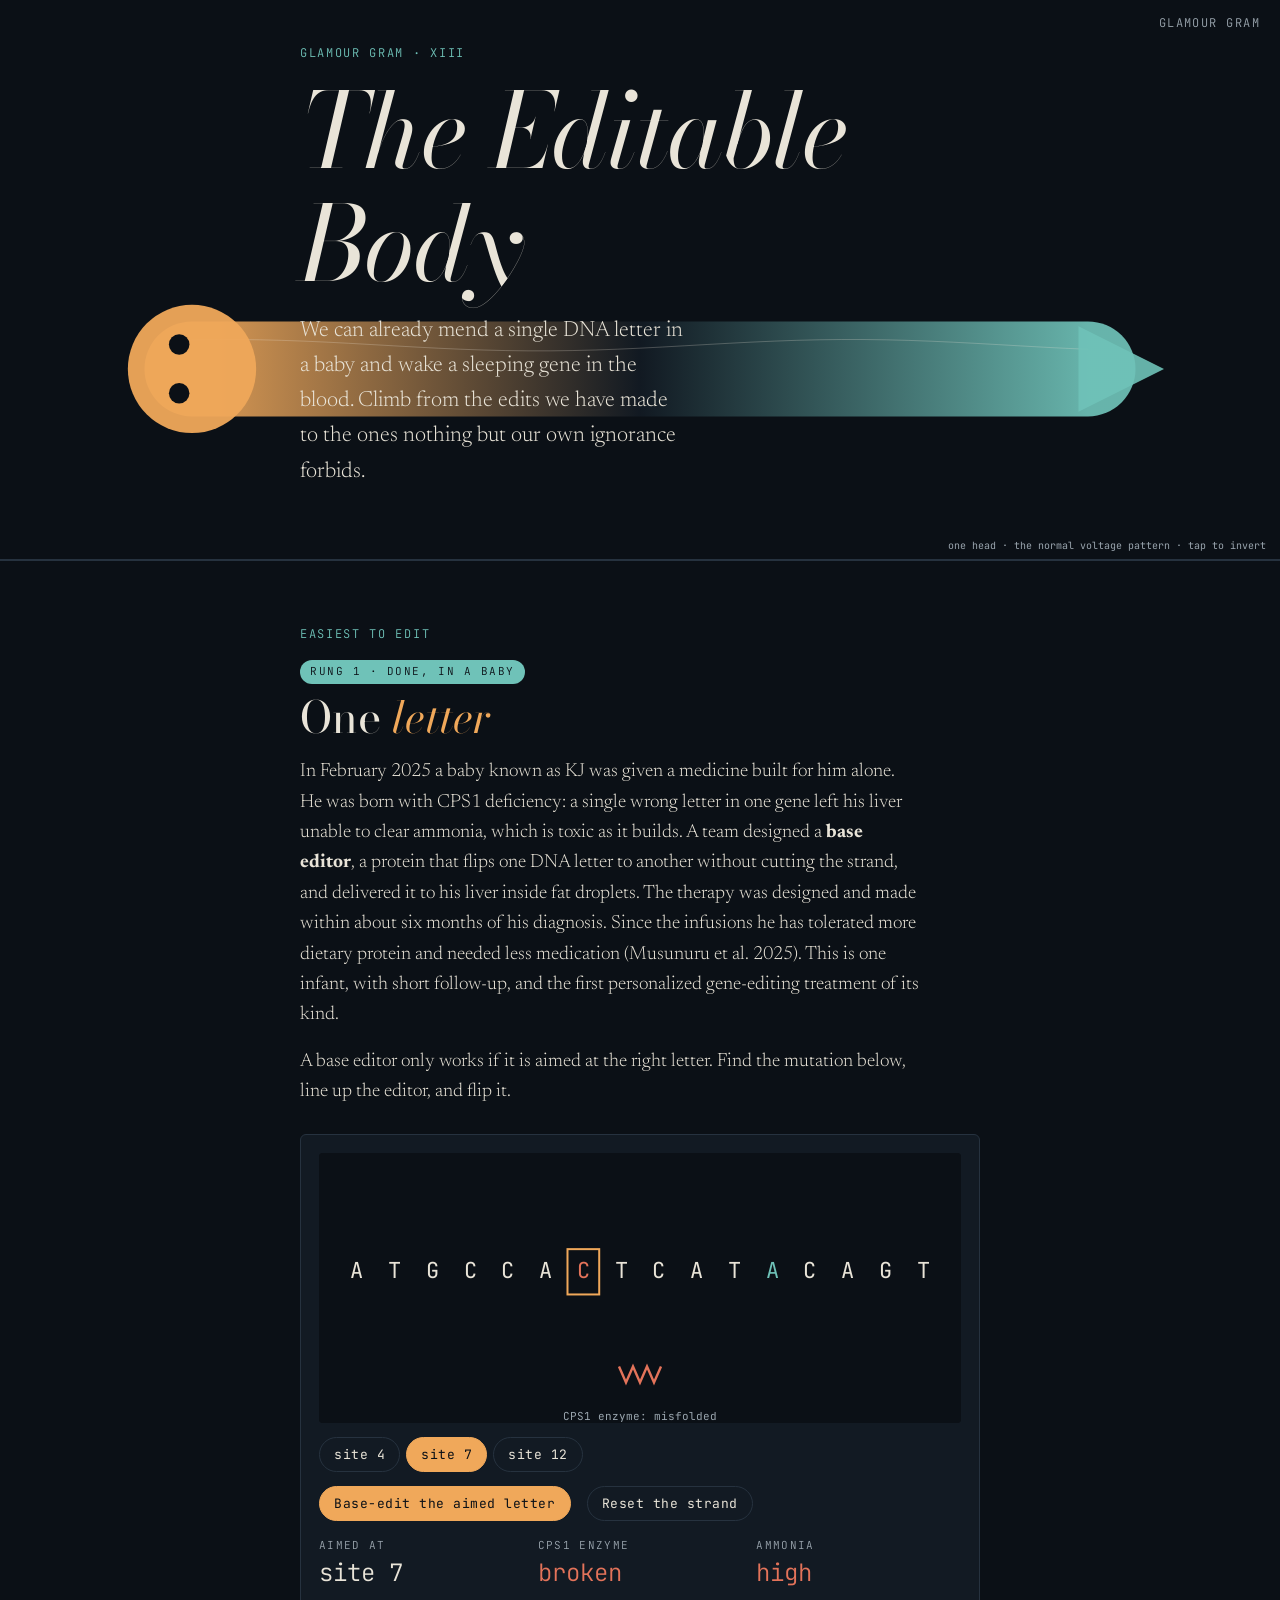
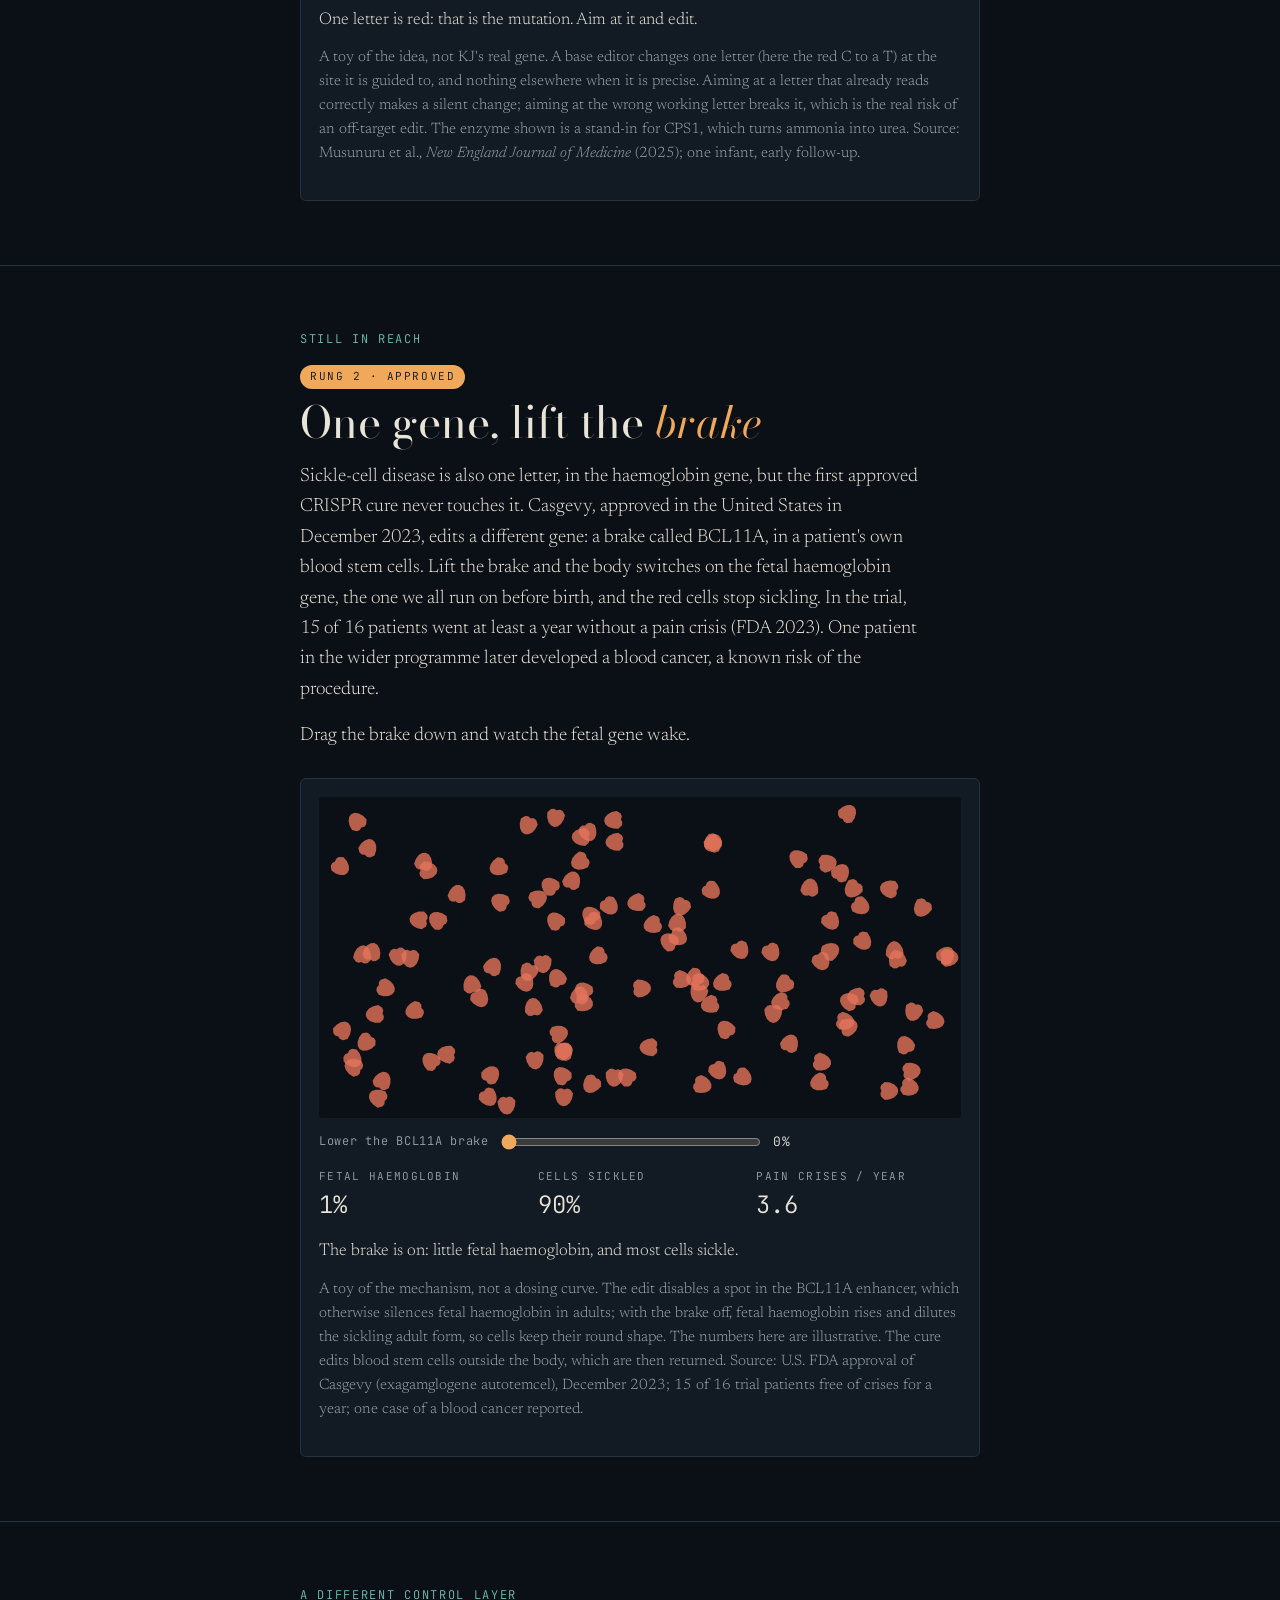
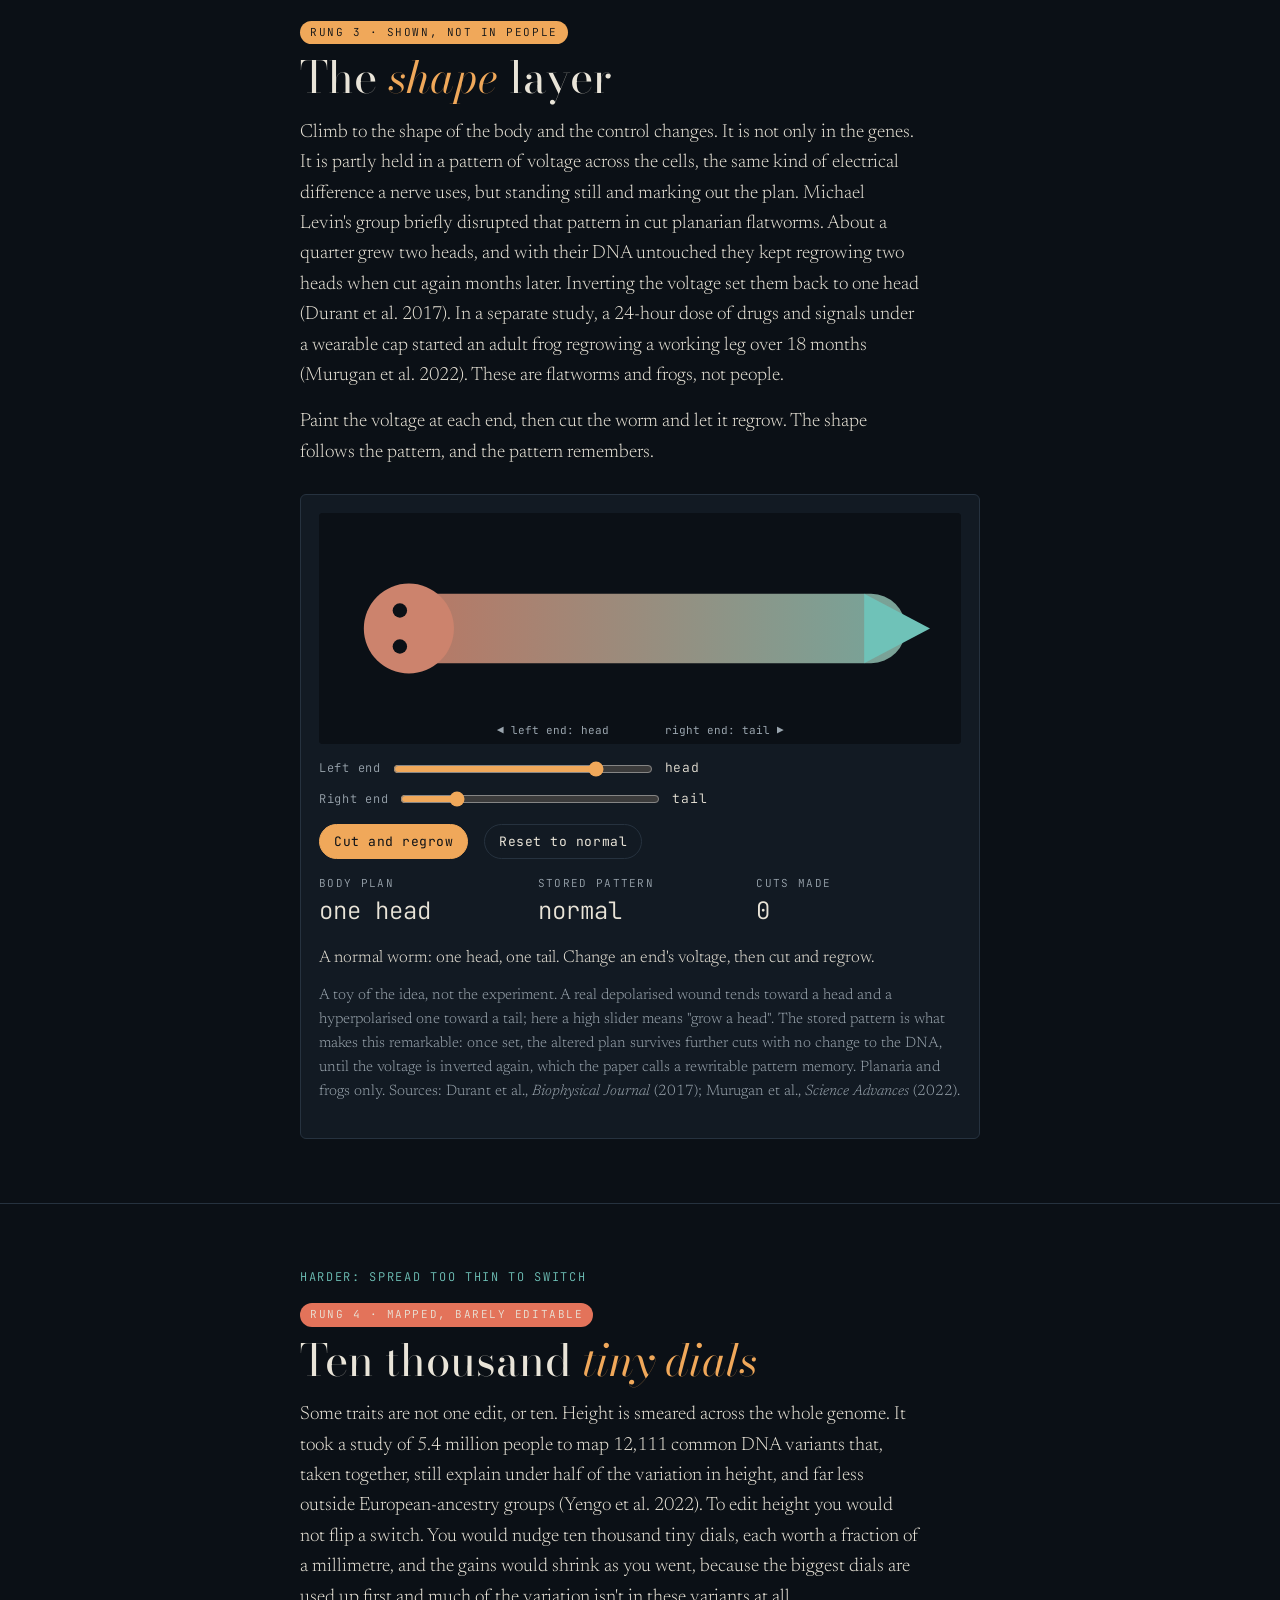
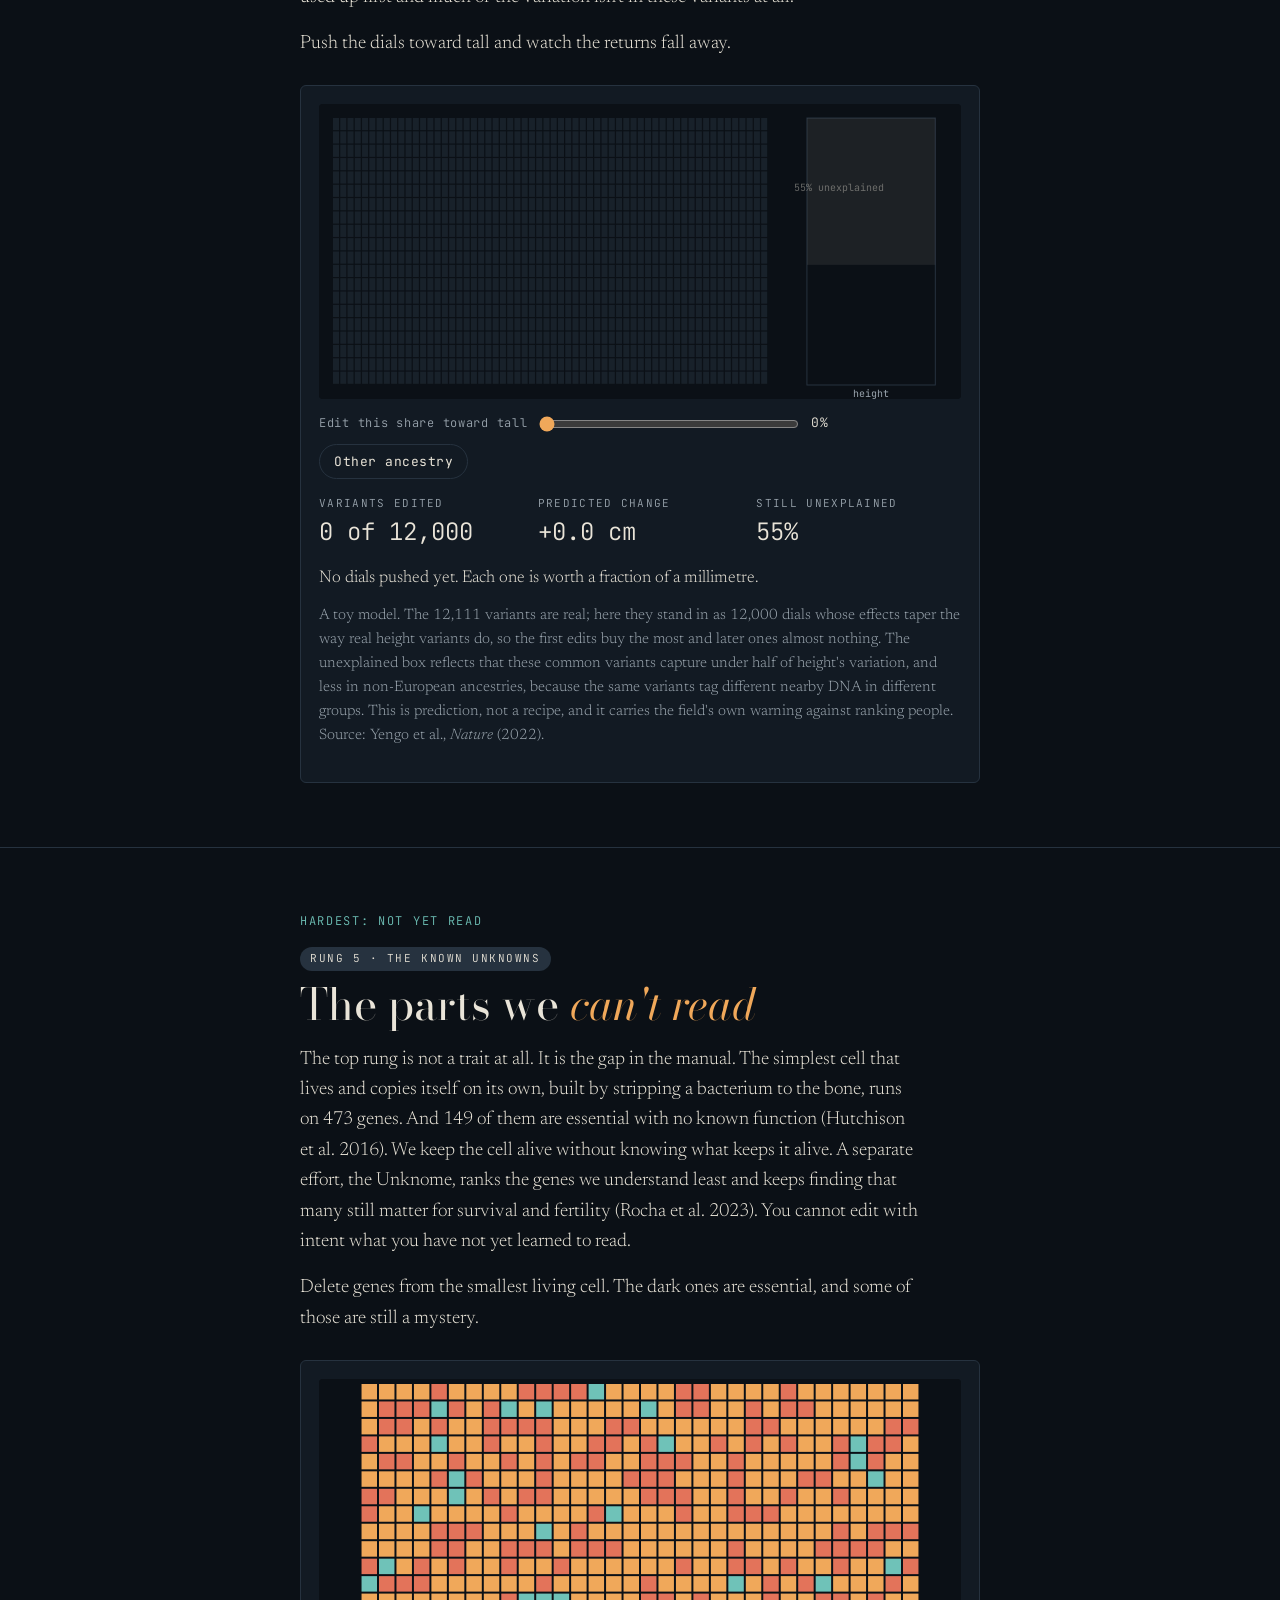
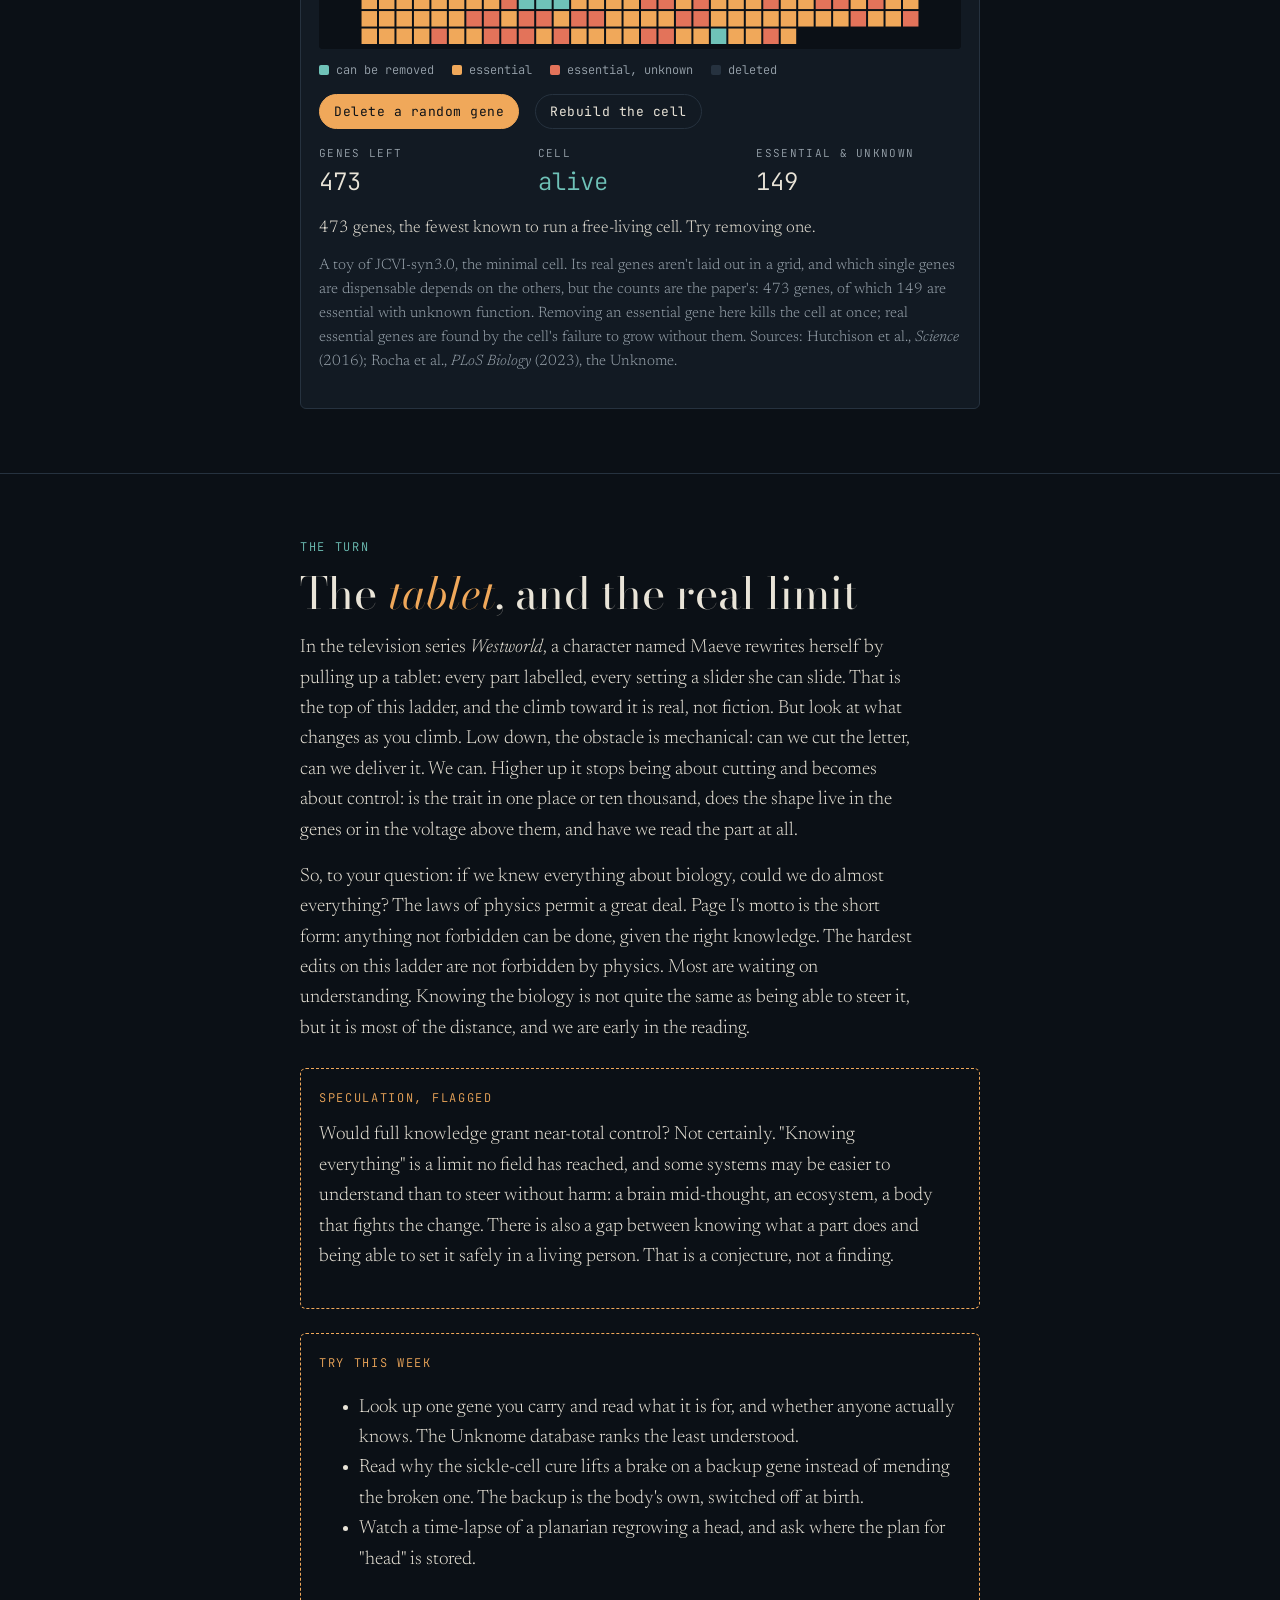
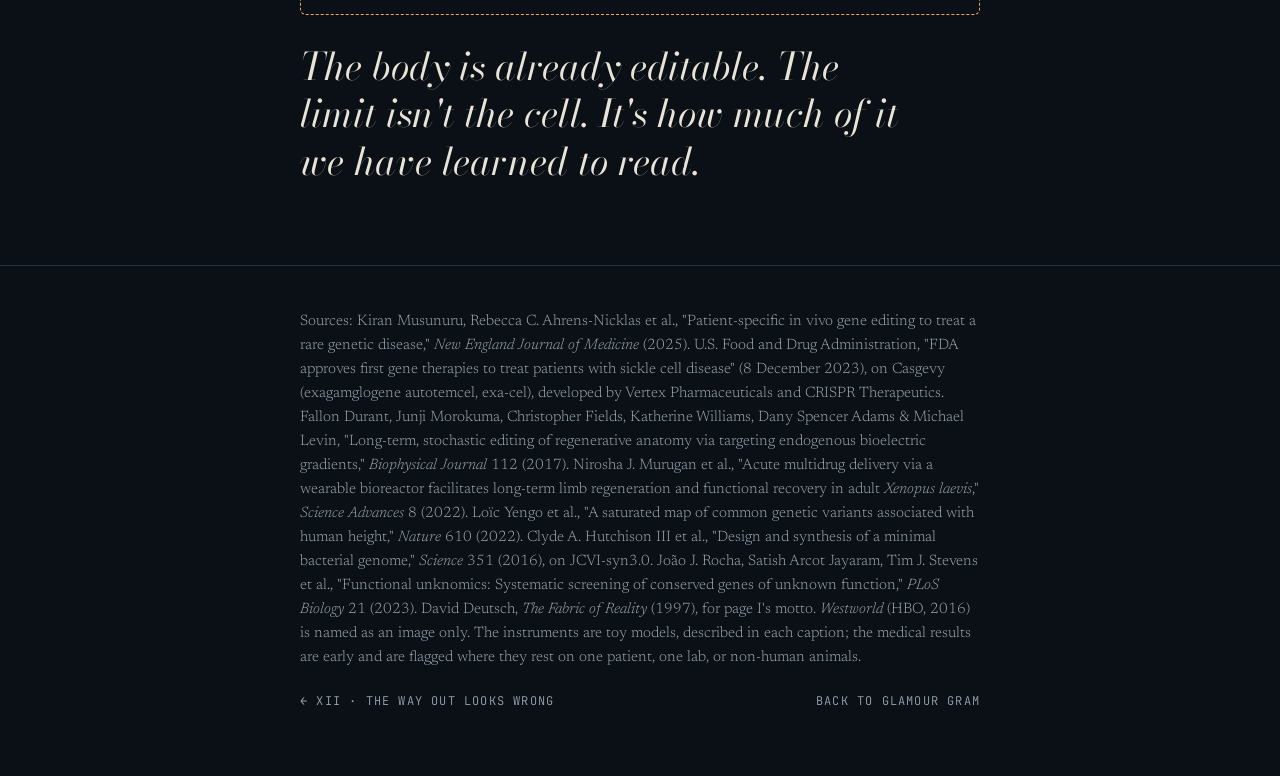
<file: editable-body.html>
<!doctype html>
<html lang="en">
<head>
<meta charset="utf-8">
<meta name="viewport" content="width=device-width, initial-scale=1, viewport-fit=cover">
<meta name="theme-color" content="#0b1016">
<link rel="manifest" href="manifest.webmanifest">
<link rel="icon" href="icons/icon.svg" type="image/svg+xml">
<link rel="apple-touch-icon" href="icons/apple-touch-icon.png">
<meta name="apple-mobile-web-app-title" content="GlamGram">
<script>if("serviceWorker" in navigator) addEventListener("load", () => navigator.serviceWorker.register("sw.js"));</script>
<title>The Editable Body · Glamour Gram</title>
<meta name="description" content="How editable is a living body, easiest to hardest? Flip one DNA letter to mend a baby's liver, lift a brake to wake a sleeping gene in the blood, paint the voltage that tells a flatworm where to grow a head, push ten thousand tiny dials for height, and meet the genes that keep a cell alive without anyone knowing how.">
<link rel="preconnect" href="https://fonts.googleapis.com">
<link rel="preconnect" href="https://fonts.gstatic.com" crossorigin>
<link rel="stylesheet" href="https://fonts.googleapis.com/css2?family=Bodoni+Moda:ital,opsz,wght@0,6..96,400;1,6..96,400&family=Newsreader:ital,opsz,wght@0,6..72,300;1,6..72,300&family=JetBrains+Mono:wght@400;500&display=swap">
<link rel="stylesheet" href="glam.css">
<style>
/* Layout: the title is a body whose shape is set by a voltage pattern, not only by its genes. A gradient runs head to tail; when it
   inverts, a second head grows where the tail was, then flips back. Tap to invert it. Then a climb of five rungs, easiest edit to
   hardest: one letter (a base-editor you aim at the right site), one gene in reach (lift the BCL11A brake and watch fetal haemoglobin
   round out sickled cells), the shape layer (paint the voltage that sets a flatworm's head, cut it, and watch the pattern persist),
   thousands at once (push ten thousand tiny height dials into shrinking returns), and the parts we can't read (delete genes from the
   smallest living cell and hit the ones that are essential and unknown). Then the turn: the tablet, and knowledge as the real limit. */
[hidden]{display:none!important}
.hero canvas{cursor:pointer}
.say{font-size:17px;margin:14px 0 0;min-height:1.6em;max-width:none}
.legend{display:flex;flex-wrap:wrap;gap:6px 18px;margin-top:12px;font-family:var(--mono);font-size:12px;color:var(--mute)}
.legend i{display:inline-block;width:10px;height:10px;border-radius:50%;margin-right:7px;vertical-align:-1px}
.legend i.sq{border-radius:2px}
.legend i.ring{background:transparent;border:2px solid var(--sea)}
.rungtag{font-family:var(--mono);font-size:11px;letter-spacing:.14em;text-transform:uppercase;color:var(--night);background:var(--sea);border-radius:999px;padding:3px 10px;display:inline-block;margin-bottom:10px}
.rungtag.done{background:var(--sea)}
.rungtag.shown{background:var(--dawn)}
.rungtag.mapped{background:var(--ember);color:var(--ink)}
.rungtag.dark{background:var(--line);color:var(--ink)}
.seg{display:flex;gap:6px;flex-wrap:wrap}
#b1Cv,#b2Cv,#b3Cv,#b4Cv,#b5Cv{cursor:pointer}
h3{margin-top:34px}
</style>
</head>
<body>
<header class="hero" id="hero" aria-label="A worm-shaped body whose form follows a pattern of voltage. A gradient runs from its head to its tail. When the pattern inverts, a second head slowly grows where the tail was; when it inverts back, the body returns to one head. Tap to invert the pattern.">
  <canvas id="heroCanvas"></canvas>
  <a class="home corner" href="./">Glamour Gram</a>
  <div class="hero-copy"><div class="wrap">
    <div class="eyebrow">Glamour Gram · XIII</div>
    <h1>The Editable Body</h1>
    <p class="lede">We can already mend a single DNA letter in a baby and wake a sleeping gene in the blood. Climb from the edits we have made to the ones nothing but our own ignorance forbids.</p>
  </div></div>
</header>

<main>
<section id="one-letter"><div class="wrap">
  <div class="eyebrow">Easiest to edit</div>
  <span class="rungtag done">Rung 1 · done, in a baby</span>
  <h2>One <em>letter</em></h2>
  <p>In February 2025 a baby known as KJ was given a medicine built for him alone. He was born with CPS1 deficiency: a single wrong letter in one gene left his liver unable to clear ammonia, which is toxic as it builds. A team designed a <b>base editor</b>, a protein that flips one DNA letter to another without cutting the strand, and delivered it to his liver inside fat droplets. The therapy was designed and made within about six months of his diagnosis. Since the infusions he has tolerated more dietary protein and needed less medication (Musunuru et al. 2025). This is one infant, with short follow-up, and the first personalized gene-editing treatment of its kind.</p>
  <p>A base editor only works if it is aimed at the right letter. Find the mutation below, line up the editor, and flip it.</p>
  <div class="instrument">
    <canvas id="b1Cv" aria-label="A short stretch of DNA, letter by letter. One letter is wrong and shown in red. Choose a site to aim the base editor at, then edit. Only the right site mends the enzyme; aiming elsewhere changes a letter that does nothing, or breaks a letter that worked."></canvas>
    <div class="controls">
      <div class="seg" id="b1Sites" role="group" aria-label="Aim the base editor"></div>
    </div>
    <div class="controls">
      <button type="button" class="primary" id="b1Edit">Base-edit the aimed letter</button>
      <button type="button" id="b1Reset">Reset the strand</button>
    </div>
    <div class="readout">
      <div><div class="k">Aimed at</div><div class="v" id="b1Aim">–</div></div>
      <div><div class="k">CPS1 enzyme</div><div class="v" id="b1Enz">broken</div></div>
      <div><div class="k">Ammonia</div><div class="v" id="b1Amm">high</div></div>
    </div>
    <p class="say" id="b1Say" aria-live="polite">One letter is red: that is the mutation. Aim at it and edit.</p>
    <p class="caption">A toy of the idea, not KJ's real gene. A base editor changes one letter (here the red C to a T) at the site it is guided to, and nothing elsewhere when it is precise. Aiming at a letter that already reads correctly makes a silent change; aiming at the wrong working letter breaks it, which is the real risk of an off-target edit. The enzyme shown is a stand-in for CPS1, which turns ammonia into urea. Source: Musunuru et al., <i>New England Journal of Medicine</i> (2025); one infant, early follow-up.</p>
  </div>
</div></section>

<section id="one-gene"><div class="wrap">
  <div class="eyebrow">Still in reach</div>
  <span class="rungtag shown">Rung 2 · approved</span>
  <h2>One gene, lift the <em>brake</em></h2>
  <p>Sickle-cell disease is also one letter, in the haemoglobin gene, but the first approved CRISPR cure never touches it. Casgevy, approved in the United States in December 2023, edits a different gene: a brake called BCL11A, in a patient's own blood stem cells. Lift the brake and the body switches on the fetal haemoglobin gene, the one we all run on before birth, and the red cells stop sickling. In the trial, 15 of 16 patients went at least a year without a pain crisis (FDA 2023). One patient in the wider programme later developed a blood cancer, a known risk of the procedure.</p>
  <p>Drag the brake down and watch the fetal gene wake.</p>
  <div class="instrument">
    <canvas id="b2Cv" aria-label="A field of red blood cells, many of them sickled into crescents. As you lower the BCL11A brake, fetal haemoglobin rises and the crescents round out into healthy discs."></canvas>
    <div class="controls">
      <label>Lower the BCL11A brake <input type="range" id="b2Brake" min="0" max="100" value="0"> <output id="b2BrakeO">0%</output></label>
    </div>
    <div class="readout">
      <div><div class="k">Fetal haemoglobin</div><div class="v" id="b2Hbf">1%</div></div>
      <div><div class="k">Cells sickled</div><div class="v" id="b2Sick">—</div></div>
      <div><div class="k">Pain crises / year</div><div class="v" id="b2Cri">—</div></div>
    </div>
    <p class="say" id="b2Say" aria-live="polite">The brake is on: little fetal haemoglobin, and most cells sickle.</p>
    <p class="caption">A toy of the mechanism, not a dosing curve. The edit disables a spot in the BCL11A enhancer, which otherwise silences fetal haemoglobin in adults; with the brake off, fetal haemoglobin rises and dilutes the sickling adult form, so cells keep their round shape. The numbers here are illustrative. The cure edits blood stem cells outside the body, which are then returned. Source: U.S. FDA approval of Casgevy (exagamglogene autotemcel), December 2023; 15 of 16 trial patients free of crises for a year; one case of a blood cancer reported.</p>
  </div>
</div></section>

<section id="shape"><div class="wrap">
  <div class="eyebrow">A different control layer</div>
  <span class="rungtag shown">Rung 3 · shown, not in people</span>
  <h2>The <em>shape</em> layer</h2>
  <p>Climb to the shape of the body and the control changes. It is not only in the genes. It is partly held in a pattern of voltage across the cells, the same kind of electrical difference a nerve uses, but standing still and marking out the plan. Michael Levin's group briefly disrupted that pattern in cut planarian flatworms. About a quarter grew two heads, and with their DNA untouched they kept regrowing two heads when cut again months later. Inverting the voltage set them back to one head (Durant et al. 2017). In a separate study, a 24-hour dose of drugs and signals under a wearable cap started an adult frog regrowing a working leg over 18 months (Murugan et al. 2022). These are flatworms and frogs, not people.</p>
  <p>Paint the voltage at each end, then cut the worm and let it regrow. The shape follows the pattern, and the pattern remembers.</p>
  <div class="instrument">
    <canvas id="b3Cv" aria-label="A flatworm seen from above. You set the voltage at the head end and the tail end: a depolarised end grows a head, a hyperpolarised end grows a tail. Set both ends to grow heads and a cut fragment regrows with two heads. Cutting again keeps the pattern you set."></canvas>
    <div class="controls">
      <label>Left end <input type="range" id="b3L" min="0" max="100" value="80"> <output id="b3Lo">head</output></label>
      <label>Right end <input type="range" id="b3R" min="0" max="100" value="20"> <output id="b3Ro">tail</output></label>
    </div>
    <div class="controls">
      <button type="button" class="primary" id="b3Cut">Cut and regrow</button>
      <button type="button" id="b3Reset">Reset to normal</button>
    </div>
    <div class="readout">
      <div><div class="k">Body plan</div><div class="v" id="b3Form">one head</div></div>
      <div><div class="k">Stored pattern</div><div class="v" id="b3Mem">normal</div></div>
      <div><div class="k">Cuts made</div><div class="v" id="b3Cuts">0</div></div>
    </div>
    <p class="say" id="b3Say" aria-live="polite">A normal worm: one head, one tail. Change an end's voltage, then cut and regrow.</p>
    <p class="caption">A toy of the idea, not the experiment. A real depolarised wound tends toward a head and a hyperpolarised one toward a tail; here a high slider means "grow a head". The stored pattern is what makes this remarkable: once set, the altered plan survives further cuts with no change to the DNA, until the voltage is inverted again, which the paper calls a rewritable pattern memory. Planaria and frogs only. Sources: Durant et al., <i>Biophysical Journal</i> (2017); Murugan et al., <i>Science Advances</i> (2022).</p>
  </div>
</div></section>

<section id="thousands"><div class="wrap">
  <div class="eyebrow">Harder: spread too thin to switch</div>
  <span class="rungtag mapped">Rung 4 · mapped, barely editable</span>
  <h2>Ten thousand <em>tiny dials</em></h2>
  <p>Some traits are not one edit, or ten. Height is smeared across the whole genome. It took a study of 5.4 million people to map 12,111 common DNA variants that, taken together, still explain under half of the variation in height, and far less outside European-ancestry groups (Yengo et al. 2022). To edit height you would not flip a switch. You would nudge ten thousand tiny dials, each worth a fraction of a millimetre, and the gains would shrink as you went, because the biggest dials are used up first and much of the variation isn't in these variants at all.</p>
  <p>Push the dials toward tall and watch the returns fall away.</p>
  <div class="instrument">
    <canvas id="b4Cv" aria-label="A grid of thousands of tiny dials, one per height variant, each shaded by how much it is pushed toward tall. A bar on the side shows the predicted change in height, and a box shows how much of the variation stays unexplained."></canvas>
    <div class="controls">
      <label>Edit this share toward tall <input type="range" id="b4Push" min="0" max="100" value="0"> <output id="b4PushO">0%</output></label>
      <button type="button" id="b4Anc" aria-pressed="false">Other ancestry</button>
    </div>
    <div class="readout">
      <div><div class="k">Variants edited</div><div class="v" id="b4Var">0</div></div>
      <div><div class="k">Predicted change</div><div class="v" id="b4Shift">+0.0 cm</div></div>
      <div><div class="k">Still unexplained</div><div class="v" id="b4Un">—</div></div>
    </div>
    <p class="say" id="b4Say" aria-live="polite">No dials pushed yet. Each one is worth a fraction of a millimetre.</p>
    <p class="caption">A toy model. The 12,111 variants are real; here they stand in as 12,000 dials whose effects taper the way real height variants do, so the first edits buy the most and later ones almost nothing. The unexplained box reflects that these common variants capture under half of height's variation, and less in non-European ancestries, because the same variants tag different nearby DNA in different groups. This is prediction, not a recipe, and it carries the field's own warning against ranking people. Source: Yengo et al., <i>Nature</i> (2022).</p>
  </div>
</div></section>

<section id="unread"><div class="wrap">
  <div class="eyebrow">Hardest: not yet read</div>
  <span class="rungtag dark">Rung 5 · the known unknowns</span>
  <h2>The parts we <em>can't read</em></h2>
  <p>The top rung is not a trait at all. It is the gap in the manual. The simplest cell that lives and copies itself on its own, built by stripping a bacterium to the bone, runs on 473 genes. And 149 of them are essential with no known function (Hutchison et al. 2016). We keep the cell alive without knowing what keeps it alive. A separate effort, the Unknome, ranks the genes we understand least and keeps finding that many still matter for survival and fertility (Rocha et al. 2023). You cannot edit with intent what you have not yet learned to read.</p>
  <p>Delete genes from the smallest living cell. The dark ones are essential, and some of those are still a mystery.</p>
  <div class="instrument">
    <canvas id="b5Cv" aria-label="The 473 genes of the smallest self-replicating cell, laid out as a grid of tiles. Click a tile to delete that gene. Deleting an essential gene kills the cell. Some essential genes are marked with a question mark: they are needed, but no one knows what they do."></canvas>
    <div class="legend"><span><i class="sq" style="background:var(--sea)"></i>can be removed</span><span><i class="sq" style="background:var(--dawn)"></i>essential</span><span><i class="sq" style="background:var(--ember)"></i>essential, unknown</span><span><i class="sq" style="background:var(--line)"></i>deleted</span></div>
    <div class="controls">
      <button type="button" class="primary" id="b5Rand">Delete a random gene</button>
      <button type="button" id="b5Reset">Rebuild the cell</button>
    </div>
    <div class="readout">
      <div><div class="k">Genes left</div><div class="v" id="b5Left">473</div></div>
      <div><div class="k">Cell</div><div class="v" id="b5State">alive</div></div>
      <div><div class="k">Essential &amp; unknown</div><div class="v" id="b5Unk">149</div></div>
    </div>
    <p class="say" id="b5Say" aria-live="polite">473 genes, the fewest known to run a free-living cell. Try removing one.</p>
    <p class="caption">A toy of JCVI-syn3.0, the minimal cell. Its real genes aren't laid out in a grid, and which single genes are dispensable depends on the others, but the counts are the paper's: 473 genes, of which 149 are essential with unknown function. Removing an essential gene here kills the cell at once; real essential genes are found by the cell's failure to grow without them. Sources: Hutchison et al., <i>Science</i> (2016); Rocha et al., <i>PLoS Biology</i> (2023), the Unknome.</p>
  </div>
</div></section>

<section id="tablet"><div class="wrap">
  <div class="eyebrow">The turn</div>
  <h2>The <em>tablet</em>, and the real limit</h2>
  <p>In the television series <i>Westworld</i>, a character named Maeve rewrites herself by pulling up a tablet: every part labelled, every setting a slider she can slide. That is the top of this ladder, and the climb toward it is real, not fiction. But look at what changes as you climb. Low down, the obstacle is mechanical: can we cut the letter, can we deliver it. We can. Higher up it stops being about cutting and becomes about control: is the trait in one place or ten thousand, does the shape live in the genes or in the voltage above them, and have we read the part at all.</p>
  <p>So, to your question: if we knew everything about biology, could we do almost everything? The laws of physics permit a great deal. Page I's motto is the short form: anything not forbidden can be done, given the right knowledge. The hardest edits on this ladder are not forbidden by physics. Most are waiting on understanding. Knowing the biology is not quite the same as being able to steer it, but it is most of the distance, and we are early in the reading.</p>
  <div class="callout">
    <div class="eyebrow">Speculation, flagged</div>
    <p>Would full knowledge grant near-total control? Not certainly. "Knowing everything" is a limit no field has reached, and some systems may be easier to understand than to steer without harm: a brain mid-thought, an ecosystem, a body that fights the change. There is also a gap between knowing what a part does and being able to set it safely in a living person. That is a conjecture, not a finding.</p>
  </div>
  <div class="callout">
    <div class="eyebrow">Try this week</div>
    <ul>
      <li>Look up one gene you carry and read what it is for, and whether anyone actually knows. The Unknome database ranks the least understood.</li>
      <li>Read why the sickle-cell cure lifts a brake on a backup gene instead of mending the broken one. The backup is the body's own, switched off at birth.</li>
      <li>Watch a time-lapse of a planarian regrowing a head, and ask where the plan for "head" is stored.</li>
    </ul>
  </div>
  <p class="closer">The body is already editable. The limit isn't the cell. It's how much of it we have learned to read.</p>
</div></section>
</main>

<footer><div class="wrap">
  <p>Sources: Kiran Musunuru, Rebecca C. Ahrens-Nicklas et al., "Patient-specific in vivo gene editing to treat a rare genetic disease," <i>New England Journal of Medicine</i> (2025). U.S. Food and Drug Administration, "FDA approves first gene therapies to treat patients with sickle cell disease" (8 December 2023), on Casgevy (exagamglogene autotemcel, exa-cel), developed by Vertex Pharmaceuticals and CRISPR Therapeutics. Fallon Durant, Junji Morokuma, Christopher Fields, Katherine Williams, Dany Spencer Adams &amp; Michael Levin, "Long-term, stochastic editing of regenerative anatomy via targeting endogenous bioelectric gradients," <i>Biophysical Journal</i> 112 (2017). Nirosha J. Murugan et al., "Acute multidrug delivery via a wearable bioreactor facilitates long-term limb regeneration and functional recovery in adult <i>Xenopus laevis</i>," <i>Science Advances</i> 8 (2022). Loïc Yengo et al., "A saturated map of common genetic variants associated with human height," <i>Nature</i> 610 (2022). Clyde A. Hutchison III et al., "Design and synthesis of a minimal bacterial genome," <i>Science</i> 351 (2016), on JCVI-syn3.0. João J. Rocha, Satish Arcot Jayaram, Tim J. Stevens et al., "Functional unknomics: Systematic screening of conserved genes of unknown function," <i>PLoS Biology</i> 21 (2023). David Deutsch, <i>The Fabric of Reality</i> (1997), for page I's motto. <i>Westworld</i> (HBO, 2016) is named as an image only. The instruments are toy models, described in each caption; the medical results are early and are flagged where they rest on one patient, one lab, or non-human animals.</p>
  <div class="next"><a href="way-out.html">← XII · The Way Out Looks Wrong</a><a href="./">Back to Glamour Gram</a></div>
</div></footer>

<script>
const css = getComputedStyle(document.documentElement);
const C = k => css.getPropertyValue(k).trim();
const reduce = matchMedia("(prefers-reduced-motion: reduce)").matches;
const $ = id => document.getElementById(id);
function fit(cv, aspect){
  const dpr = Math.min(2, devicePixelRatio || 1);
  const w = cv.clientWidth, h = aspect ? Math.round(w*aspect) : cv.clientHeight;
  if(aspect) cv.style.height = h + "px";
  cv.width = w*dpr; cv.height = h*dpr;
  const ctx = cv.getContext("2d"); ctx.setTransform(dpr,0,0,dpr,0,0);
  return {ctx, w, h};
}
const clamp = (v, a, b) => Math.max(a, Math.min(b, v));
const smooth = (a, b, x) => { const u = clamp((x - a)/(b - a), 0, 1); return u*u*(3 - 2*u); };
function onScreen(el){
  const s = {v:true};
  if("IntersectionObserver" in window) new IntersectionObserver(es => { s.v = es[es.length - 1].isIntersecting; }).observe(el);
  return s;
}
function animate(frame, vis){
  let last = performance.now();
  (function loop(now){ const dt = clamp((now - last)/1000, 0, 0.05); last = now; if(!vis || vis.v) frame(dt); requestAnimationFrame(loop); })(last);
}
function local(cv, e){ const r = cv.getBoundingClientRect(); return {x: e.clientX - r.left, y: e.clientY - r.top}; }
const tell = (el, m) => { if(el && el.textContent !== m) el.textContent = m; };
const hex = v => { const n = parseInt(C(v).slice(1), 16); return [n >> 16 & 255, n >> 8 & 255, n & 255]; };
function mix(a, b, u){ const p = hex(a), q = hex(b); return `rgb(${Math.round(p[0]+(q[0]-p[0])*u)},${Math.round(p[1]+(q[1]-p[1])*u)},${Math.round(p[2]+(q[2]-p[2])*u)})`; }
const rgba = (v, a) => { const n = hex(v); return `rgba(${n[0]},${n[1]},${n[2]},${a})`; };

/* ---------- hero: a body whose shape follows the voltage pattern ---------- */
(function(){
  const cv = $("heroCanvas"); let g, invert = 0, target = 0, t = 0, auto = 0;
  function head(ctx, x, cy, th, dir, hn){   // a head bump with two eyespots, or a pointed tail, by head-ness hn
    if(hn > 0.5){
      const r = th*1.35*smooth(0.5, 0.9, hn);
      ctx.fillStyle = mix("--sea", "--ember", clamp((hn - 0.5)*2, 0, 1)); if(dir < 0) ctx.fillStyle = C("--dawn");
      ctx.globalAlpha = 0.95; ctx.beginPath(); ctx.arc(x, cy, Math.max(2, r), 0, 7); ctx.fill();
      ctx.fillStyle = C("--night"); ctx.globalAlpha = 1;
      [-1, 1].forEach(s => { ctx.beginPath(); ctx.arc(x + dir*r*0.2, cy + s*r*0.38, Math.max(1, r*0.16), 0, 7); ctx.fill(); });
    } else {
      ctx.fillStyle = C("--sea"); ctx.globalAlpha = 0.9; ctx.beginPath();
      ctx.moveTo(x - dir*th*0.2, cy - th*0.9); ctx.lineTo(x + dir*th*1.6, cy); ctx.lineTo(x - dir*th*0.2, cy + th*0.9); ctx.closePath(); ctx.fill();
    }
    ctx.globalAlpha = 1;
  }
  function draw(){
    if(!g) return;
    const {ctx, w, h} = g;
    ctx.fillStyle = C("--night"); ctx.fillRect(0, 0, w, h);
    const cx0 = w*0.15, cx1 = w*0.85, cy = h*0.66, th = Math.min(h*0.085, (cx1 - cx0)*0.07);
    const grad = ctx.createLinearGradient(cx0, 0, cx1, 0);
    grad.addColorStop(0, C("--dawn")); grad.addColorStop(0.5, C("--deep")); grad.addColorStop(1, mix("--sea", "--ember", invert));
    ctx.strokeStyle = grad; ctx.lineWidth = th*2; ctx.lineCap = "round"; ctx.globalAlpha = 0.92;
    ctx.beginPath(); ctx.moveTo(cx0, cy); ctx.lineTo(cx1, cy); ctx.stroke();
    ctx.globalAlpha = 0.5; ctx.strokeStyle = rgba("--ink", 0.5); ctx.lineWidth = 1;   // the voltage band along the body
    ctx.beginPath(); for(let k = 0; k <= 40; k++){ const u = k/40, x = cx0 + (cx1 - cx0)*u, y = cy - th*0.5 + Math.sin(u*9 - t*1.4)*th*0.12; k ? ctx.lineTo(x, y) : ctx.moveTo(x, y); } ctx.stroke();
    ctx.globalAlpha = 1; ctx.lineCap = "butt";
    head(ctx, cx0, cy, th, -1, 1); head(ctx, cx1, cy, th, 1, invert);
    ctx.font = "10px JetBrains Mono, monospace"; ctx.textAlign = "right"; ctx.fillStyle = C("--mute");
    ctx.fillText((invert > 0.5 ? "two heads · the voltage pattern was inverted" : "one head · the normal voltage pattern") + " · tap to invert", w - 14, h - 10);
    ctx.textAlign = "left";
  }
  function layout(){ g = fit(cv); draw(); }
  layout(); if(reduce){ invert = 1; draw(); }
  addEventListener("resize", layout);
  document.fonts && document.fonts.ready.then(draw);
  cv.addEventListener("pointerdown", () => { target = target > 0.5 ? 0 : 1; auto = 0; if(reduce){ invert = target; draw(); } });
  if(!reduce) animate(dt => { t += dt; auto += dt; if(auto > 6){ auto = 0; target = target > 0.5 ? 0 : 1; } invert += (target - invert)*Math.min(1, dt*1.3); draw(); }, onScreen(cv));
})();

/* ---------- rung 1: a base editor aimed at one letter ---------- */
(function(){
  const cv = $("b1Cv"); let g;
  const base = "ATGCCAGTCATGCAGT".split(""), MUT = 6, OFF = 11, SIL = 3;   // mutation site, a working site, a silent site
  base[MUT] = "C"; base[OFF] = "A"; base[SIL] = "C";
  const flip = {A:"G", G:"A", C:"T", T:"C"};
  let cur, aim = MUT;
  const works = () => cur[MUT] === "T" && cur[OFF] === "A";
  const box = $("b1Sites");
  [[SIL, "site 4"], [MUT, "site 7"], [OFF, "site 12"]].sort((a, b) => a[0] - b[0]).forEach(([i, lab]) => {
    const b = document.createElement("button"); b.type = "button"; b.textContent = lab; b.dataset.i = i; b.setAttribute("aria-pressed", i === aim ? "true" : "false");
    b.addEventListener("click", () => { aim = i; box.querySelectorAll("button").forEach(x => x.setAttribute("aria-pressed", +x.dataset.i === aim ? "true" : "false")); update(); });
    box.append(b);
  });
  function reset(){ cur = base.slice(); draw(); update("Reset. One letter is red: that is the mutation."); }
  function edit(){
    cur[aim] = flip[cur[aim]];
    let msg;
    if(aim === MUT) msg = works() ? "You mended the mutation. The enzyme folds, and the liver clears ammonia." : "You changed the mutation site, but another letter is now broken.";
    else if(aim === SIL) msg = "A silent change: that letter did nothing, and still does. No harm, no help.";
    else msg = "Off target. You broke a letter that was working. This is the real danger of an imprecise edit.";
    draw(); update(msg);
  }
  function update(msg){
    tell($("b1Aim"), "site " + (aim + 1));
    tell($("b1Enz"), works() ? "working" : "broken"); $("b1Enz").style.color = works() ? C("--sea") : C("--ember");
    tell($("b1Amm"), works() ? "cleared" : "high"); $("b1Amm").style.color = works() ? C("--sea") : C("--ember");
    if(msg) tell($("b1Say"), msg);
    draw();
  }
  function draw(){
    if(!g) return;
    const {ctx, w, h} = g, n = base.length, gap = w/(n + 1), y = h*0.44;
    ctx.fillStyle = C("--night"); ctx.fillRect(0, 0, w, h);
    ctx.font = `${Math.min(22, gap*0.9)}px "JetBrains Mono", monospace`; ctx.textAlign = "center"; ctx.textBaseline = "middle";
    for(let i = 0; i < n; i++){
      const x = gap*(i + 1);
      if(i === aim){ ctx.strokeStyle = C("--dawn"); ctx.lineWidth = 2; ctx.strokeRect(x - gap*0.42, y - gap*0.6, gap*0.84, gap*1.2); }
      const bad = (i === MUT && cur[i] !== "T") || (i === OFF && cur[i] !== "A");
      ctx.fillStyle = bad ? C("--ember") : (i === MUT || i === OFF) && !bad ? C("--sea") : C("--ink");
      ctx.fillText(cur[i], x, y);
    }
    const ex = w/2, ey = h*0.82, ok = works();   // the enzyme, folded or broken
    ctx.strokeStyle = ok ? C("--sea") : C("--ember"); ctx.lineWidth = 2.4; ctx.beginPath();
    if(ok){ ctx.arc(ex, ey, h*0.1, 0.3, Math.PI*2 - 0.3); } else { for(let k = -3; k <= 3; k++){ const px = ex + k*7, py = ey + (k % 2 ? -8 : 8); k === -3 ? ctx.moveTo(px, py) : ctx.lineTo(px, py); } }
    ctx.stroke();
    ctx.font = "11px JetBrains Mono, monospace"; ctx.fillStyle = C("--mute"); ctx.textBaseline = "alphabetic"; ctx.textAlign = "center";
    ctx.fillText(ok ? "CPS1 enzyme: folded" : "CPS1 enzyme: misfolded", ex, ey + h*0.17);
    ctx.textAlign = "left"; ctx.textBaseline = "alphabetic";
  }
  $("b1Edit").addEventListener("click", edit);
  $("b1Reset").addEventListener("click", reset);
  cv.addEventListener("pointerdown", e => { const p = local(cv, e), gap = cv.clientWidth/(base.length + 1), i = Math.round(p.x/gap) - 1; if(i >= 0 && i < base.length){ aim = i; box.querySelectorAll("button").forEach(x => x.setAttribute("aria-pressed", +x.dataset.i === aim ? "true" : "false")); update(); } });
  function layout(){ g = fit(cv, cv.clientWidth < 520 ? 0.62 : 0.42); draw(); }
  cur = base.slice(); layout(); update();
  addEventListener("resize", layout);
})();

/* ---------- rung 2: lift the BCL11A brake ---------- */
(function(){
  const cv = $("b2Cv"); let g;
  const N = 120, cells = Array.from({length: N}, () => ({x: Math.random(), y: Math.random(), frail: 0.1 + Math.random()*0.85, a: Math.random()*6.28}));
  function vals(){ const br = +$("b2Brake").value; const hbf = Math.round(1 + br*0.44); return {br, hbf}; }
  function draw(){
    if(!g) return;
    const {ctx, w, h} = g, {br, hbf} = vals(), heal = hbf/50;
    ctx.fillStyle = C("--night"); ctx.fillRect(0, 0, w, h);
    const pad = 16;
    cells.forEach(c => {
      const x = pad + c.x*(w - 2*pad), y = pad + c.y*(h - 2*pad), round = heal > c.frail, r = Math.min(w, h)*0.028;
      ctx.save(); ctx.translate(x, y); ctx.rotate(c.a);
      ctx.fillStyle = round ? C("--ember") : rgba("--ember", 0.8);
      ctx.beginPath();
      if(round){ ctx.arc(0, 0, r, 0, 7); }
      else { for(let k = 0; k <= 16; k++){ const a = k/16*Math.PI*2, rr = r*(1 - 0.75*Math.max(0, Math.cos(a))); k ? ctx.lineTo(Math.cos(a)*rr*1.5, Math.sin(a)*rr) : ctx.moveTo(rr*1.5, 0); } }
      ctx.closePath(); ctx.fill();
      if(round){ ctx.fillStyle = rgba("--night", 0.5); ctx.beginPath(); ctx.arc(0, 0, r*0.5, 0, 7); ctx.fill(); }
      ctx.restore();
    });
  }
  function update(){
    const {br, hbf} = vals();
    const sick = Math.round(clamp(90*(1 - smooth(6, 40, hbf)), 4, 90));
    const cri = clamp(3.6*(1 - smooth(4, 34, hbf)), 0, 3.6);
    tell($("b2BrakeO"), br + "%"); tell($("b2Hbf"), hbf + "%"); tell($("b2Sick"), sick + "%"); tell($("b2Cri"), cri.toFixed(1));
    tell($("b2Say"), br < 8 ? "The brake is on: little fetal haemoglobin, and most cells sickle." : hbf >= 34 ? "Fetal haemoglobin is high. The cells stay round, and the crises stop." : "The brake lifts, fetal haemoglobin rises, and fewer cells sickle.");
    draw();
  }
  $("b2Brake").addEventListener("input", update);
  function layout(){ g = fit(cv, cv.clientWidth < 520 ? 0.72 : 0.5); draw(); }
  layout(); update();
  addEventListener("resize", layout);
})();

/* ---------- rung 3: paint the voltage, cut, and watch the pattern persist ---------- */
(function(){
  const cv = $("b3Cv"); let g, grow = 1, growing = false, cuts = 0, memo = "normal";
  const endName = v => v > 60 ? "head" : v < 40 ? "tail" : "mixed";
  function planOf(L, R){ const lh = L > 60, rh = R > 60, lt = L < 40, rt = R < 40;
    if(lh && rh) return "two heads"; if(lt && rt) return "no head"; if((lh && rt) || (rh && lt)) return "one head"; return "unsettled"; }
  function vals(){ return {L: +$("b3L").value, R: +$("b3R").value}; }
  function draw(){
    if(!g) return;
    const {ctx, w, h} = g, {L, R} = vals(), cy = h*0.5, cx0 = w*0.14, cx1 = w*0.86, th = Math.min(h*0.15, (cx1 - cx0)*0.08);
    ctx.fillStyle = C("--night"); ctx.fillRect(0, 0, w, h);
    const grad = ctx.createLinearGradient(cx0, 0, cx1, 0);
    grad.addColorStop(0, mix("--sea", "--ember", L/100)); grad.addColorStop(1, mix("--sea", "--ember", R/100));
    const xr = cx0 + (cx1 - cx0)*clamp(grow, 0.05, 1);
    ctx.strokeStyle = grad; ctx.lineWidth = th*2; ctx.lineCap = "round"; ctx.globalAlpha = 0.9;
    ctx.beginPath(); ctx.moveTo(cx0, cy); ctx.lineTo(xr, cy); ctx.stroke(); ctx.globalAlpha = 1; ctx.lineCap = "butt";
    const end = (x, dir, v) => {
      if(v > 60){ const r = th*1.3; ctx.fillStyle = mix("--sea", "--ember", v/100); ctx.beginPath(); ctx.arc(x, cy, r, 0, 7); ctx.fill();
        ctx.fillStyle = C("--night"); [-1, 1].forEach(s => { ctx.beginPath(); ctx.arc(x + dir*r*0.2, cy + s*r*0.4, r*0.16, 0, 7); ctx.fill(); }); }
      else if(v < 40){ ctx.fillStyle = C("--sea"); ctx.beginPath(); ctx.moveTo(x - dir*th*0.2, cy - th); ctx.lineTo(x + dir*th*1.7, cy); ctx.lineTo(x - dir*th*0.2, cy + th); ctx.closePath(); ctx.fill(); }
    };
    end(cx0, -1, L); if(grow > 0.85) end(xr, 1, R);
    if(growing){ ctx.strokeStyle = rgba("--ink", 0.5); ctx.setLineDash([4, 4]); ctx.beginPath(); ctx.moveTo(xr, cy - th*1.6); ctx.lineTo(xr, cy + th*1.6); ctx.stroke(); ctx.setLineDash([]); }
    ctx.font = "11px JetBrains Mono, monospace"; ctx.fillStyle = C("--mute"); ctx.textAlign = "center";
    ctx.fillText("◀ left end: " + endName(L) + "        right end: " + endName(R) + " ▶", w/2, h - 10); ctx.textAlign = "left";
  }
  function update(msg){
    const {L, R} = vals(); tell($("b3Lo"), endName(L)); tell($("b3Ro"), endName(R));
    const plan = grow >= 1 ? planOf(L, R) : "regrowing…";
    tell($("b3Form"), plan); tell($("b3Mem"), memo); tell($("b3Cuts"), String(cuts));
    if(msg) tell($("b3Say"), msg); draw();
  }
  function cut(){
    if(growing) return; cuts++; growing = true; grow = 0.08;
    const {L, R} = vals(); memo = planOf(L, R) === "two heads" ? "two-headed" : planOf(L, R) === "no head" ? "headless" : planOf(L, R) === "one head" ? "normal" : "unsettled";
    update("Cut. It regrows to the voltage pattern you set, and keeps it when cut again.");
    if(reduce){ grow = 1; growing = false; update("Regrown to the stored pattern. Cut again and it stays."); }
  }
  function reset(){ $("b3L").value = 80; $("b3R").value = 20; grow = 1; growing = false; cuts = 0; memo = "normal"; update("Back to a normal worm: one head, one tail."); }
  $("b3L").addEventListener("input", () => update()); $("b3R").addEventListener("input", () => update());
  $("b3Cut").addEventListener("click", cut); $("b3Reset").addEventListener("click", reset);
  function layout(){ g = fit(cv, cv.clientWidth < 520 ? 0.5 : 0.36); draw(); }
  layout(); update();
  addEventListener("resize", layout);
  if(!reduce) animate(dt => { if(growing){ grow = Math.min(1, grow + dt*0.9); if(grow >= 1){ growing = false; update("Regrown. The plan held, with no change to the DNA."); } draw(); } }, onScreen(cv));
})();

/* ---------- rung 4: ten thousand tiny height dials ---------- */
(function(){
  const cv = $("b4Cv"); let g, other = false;
  const TOTAL = 12000, COLS = 60, ROWS = 20, SHOWN = COLS*ROWS;
  function vals(){
    const f = +$("b4Push").value/100, cap = other ? 0.4 : 1;
    const shift = 20*Math.sqrt(f)*cap, edited = Math.round(TOTAL*f), un = other ? 80 : 55;
    return {f, shift, edited, un};
  }
  function draw(){
    if(!g) return;
    const {ctx, w, h} = g, {f, shift, un} = vals();
    ctx.fillStyle = C("--night"); ctx.fillRect(0, 0, w, h);
    const gw = w*0.7, pad = 14, cw = (gw - pad)/COLS, ch = (h - 2*pad)/ROWS, cap = other ? 0.4 : 1;
    for(let i = 0; i < SHOWN; i++){
      const col = i % COLS, row = (i/COLS) | 0, x = pad + col*cw, y = pad + row*ch;
      const edited = (i/SHOWN) < f, weight = 1 - i/SHOWN;   // earliest dials carry the most
      ctx.fillStyle = edited ? mix("--deep", "--dawn", 0.3 + 0.7*weight*cap) : rgba("--line", 0.5);
      ctx.fillRect(x, y, cw - 1.2, ch - 1.2);
    }
    const bx = w*0.76, bw = w*0.2, by = pad, bh = h - 2*pad;   // height bar
    ctx.strokeStyle = C("--line"); ctx.strokeRect(bx, by, bw, bh);
    const fillH = bh*smooth(0, 20, shift);
    ctx.fillStyle = C("--dawn"); ctx.fillRect(bx, by + bh - fillH, bw, fillH);
    ctx.fillStyle = rgba("--ink", 0.08); ctx.fillRect(bx, by, bw, bh*un/100);   // unexplained cap, from the top
    ctx.font = "10px JetBrains Mono, monospace"; ctx.fillStyle = C("--mute"); ctx.textAlign = "center";
    ctx.fillText("height", bx + bw/2, by + bh + 12); ctx.textAlign = "left";
    ctx.fillStyle = rgba("--ink", 0.4); ctx.fillText(un + "% unexplained", bx - w*0.02, by + bh*un/200);
  }
  function update(){
    const {shift, edited, un} = vals();
    tell($("b4PushO"), $("b4Push").value + "%"); tell($("b4Var"), edited.toLocaleString() + " of 12,000");
    tell($("b4Shift"), "+" + shift.toFixed(1) + " cm"); tell($("b4Un"), un + "%");
    tell($("b4Say"), edited === 0 ? "No dials pushed yet. Each one is worth a fraction of a millimetre." : edited > 8000 ? "Most dials pushed, and the bar has nearly stopped rising. The first edits bought the most." + (other ? " In this ancestry the prediction is weaker still." : "") : "Pushing more dials. The returns shrink as you go." + (other ? " Weaker here: the same variants tag different DNA." : ""));
    draw();
  }
  $("b4Push").addEventListener("input", update);
  $("b4Anc").addEventListener("click", () => { other = !other; $("b4Anc").setAttribute("aria-pressed", other ? "true" : "false"); $("b4Anc").textContent = other ? "European ancestry" : "Other ancestry"; update(); });
  function layout(){ g = fit(cv, cv.clientWidth < 520 ? 0.7 : 0.46); draw(); }
  layout(); update();
  addEventListener("resize", layout);
})();

/* ---------- rung 5: delete genes from the smallest living cell ---------- */
(function(){
  const cv = $("b5Cv"); let g;
  const N = 473, UNK = 149, REMOVABLE = 24;   // essential-unknown, and the few that can be thinned
  let kind, dead, deadI;   // kind: 0 removable, 1 essential-known, 2 essential-unknown, 3 deleted
  function build(){
    kind = new Array(N).fill(1);
    let r = rng(20260226);
    const pick = (count, val) => { let placed = 0; while(placed < count){ const i = (r()*N) | 0; if(kind[i] === 1){ kind[i] = val; placed++; } } };
    pick(UNK, 2); pick(REMOVABLE, 0);
    dead = false; deadI = -1; update("473 genes, the fewest known to run a free-living cell. Try removing one.");
  }
  function rng(seed){ let a = seed || 1; return () => { a |= 0; a = a + 0x6D2B79F5 | 0; let t = Math.imul(a ^ a >>> 15, 1 | a); t = t + Math.imul(t ^ t >>> 7, 61 | t) ^ t; return ((t ^ t >>> 14) >>> 0)/4294967296; }; }
  function cols(){ return Math.min(32, Math.max(18, Math.floor(cv.clientWidth/16))); }
  function remove(i){
    if(dead || kind[i] === 3) return;
    if(kind[i] === 0){ kind[i] = 3; update("Removed. The cell is one of the few that can be thinned, and it lives on."); }
    else { dead = true; deadI = i; update(kind[i] === 2 ? "Dead. That gene was essential, and no one knows what it does. You could not have known not to cut it." : "Dead. That gene was essential. In the minimal cell, almost every gene is."); }
    draw();
  }
  function counts(){ let left = 0, unk = 0; for(let i = 0; i < N; i++){ if(kind[i] !== 3) left++; if(kind[i] === 2) unk++; } return {left, unk}; }
  function draw(){
    if(!g) return;
    const {ctx, w, h} = g, cl = cols(), rows = Math.ceil(N/cl), s = Math.min((w - 8)/cl, (h - 8)/rows), ox = (w - s*cl)/2, oy = (h - s*rows)/2;
    ctx.fillStyle = C("--night"); ctx.fillRect(0, 0, w, h);
    for(let i = 0; i < N; i++){
      const x = ox + (i % cl)*s, y = oy + ((i/cl) | 0)*s, k = kind[i];
      ctx.globalAlpha = dead && k !== 3 ? 0.3 : 1;
      ctx.fillStyle = k === 3 ? C("--line") : k === 0 ? C("--sea") : k === 1 ? C("--dawn") : C("--ember");
      ctx.fillRect(x + 1, y + 1, s - 2, s - 2);
      if(i === deadI){ ctx.globalAlpha = 1; ctx.strokeStyle = C("--ink"); ctx.lineWidth = 2; ctx.strokeRect(x + 1, y + 1, s - 2, s - 2); }
    }
    ctx.globalAlpha = 1;
  }
  function update(msg){ const {left, unk} = counts(); tell($("b5Left"), String(left)); tell($("b5State"), dead ? "dead" : "alive");
    $("b5State").style.color = dead ? C("--ember") : C("--sea"); tell($("b5Unk"), String(unk)); if(msg) tell($("b5Say"), msg); draw(); }
  cv.addEventListener("pointerdown", e => { const p = local(cv, e), cl = cols(), rows = Math.ceil(N/cl), s = Math.min((cv.clientWidth - 8)/cl, (cv.clientHeight - 8)/rows), ox = (cv.clientWidth - s*cl)/2, oy = (cv.clientHeight - s*rows)/2, i = (Math.floor((p.y - oy)/s))*cl + Math.floor((p.x - ox)/s); if(i >= 0 && i < N) remove(i); });
  $("b5Rand").addEventListener("click", () => { if(dead) return; const live = []; for(let i = 0; i < N; i++) if(kind[i] !== 3) live.push(i); remove(live[(Math.random()*live.length) | 0]); });
  $("b5Reset").addEventListener("click", build);
  function layout(){ g = fit(cv, cv.clientWidth < 520 ? 0.66 : 0.42); draw(); }
  build(); layout();
  addEventListener("resize", layout);
})();
</script>
</body>
</html>
</file>
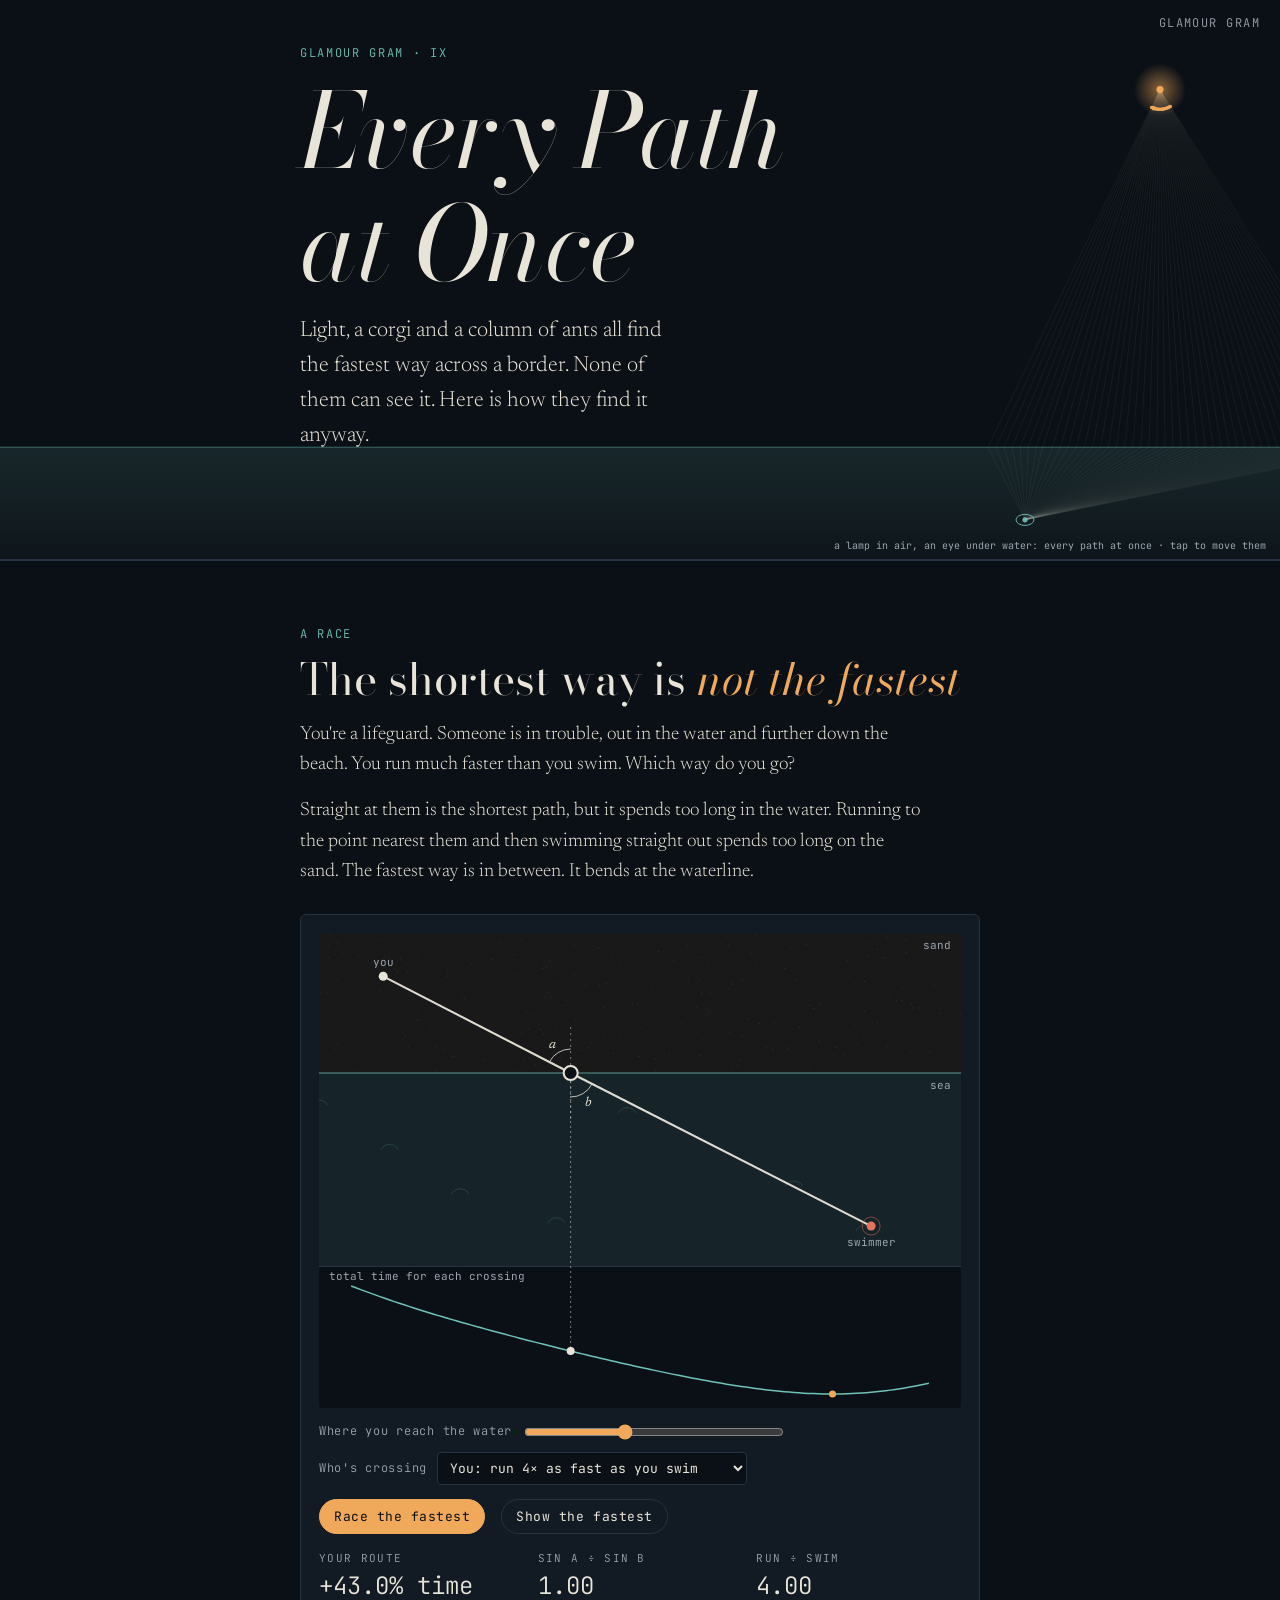
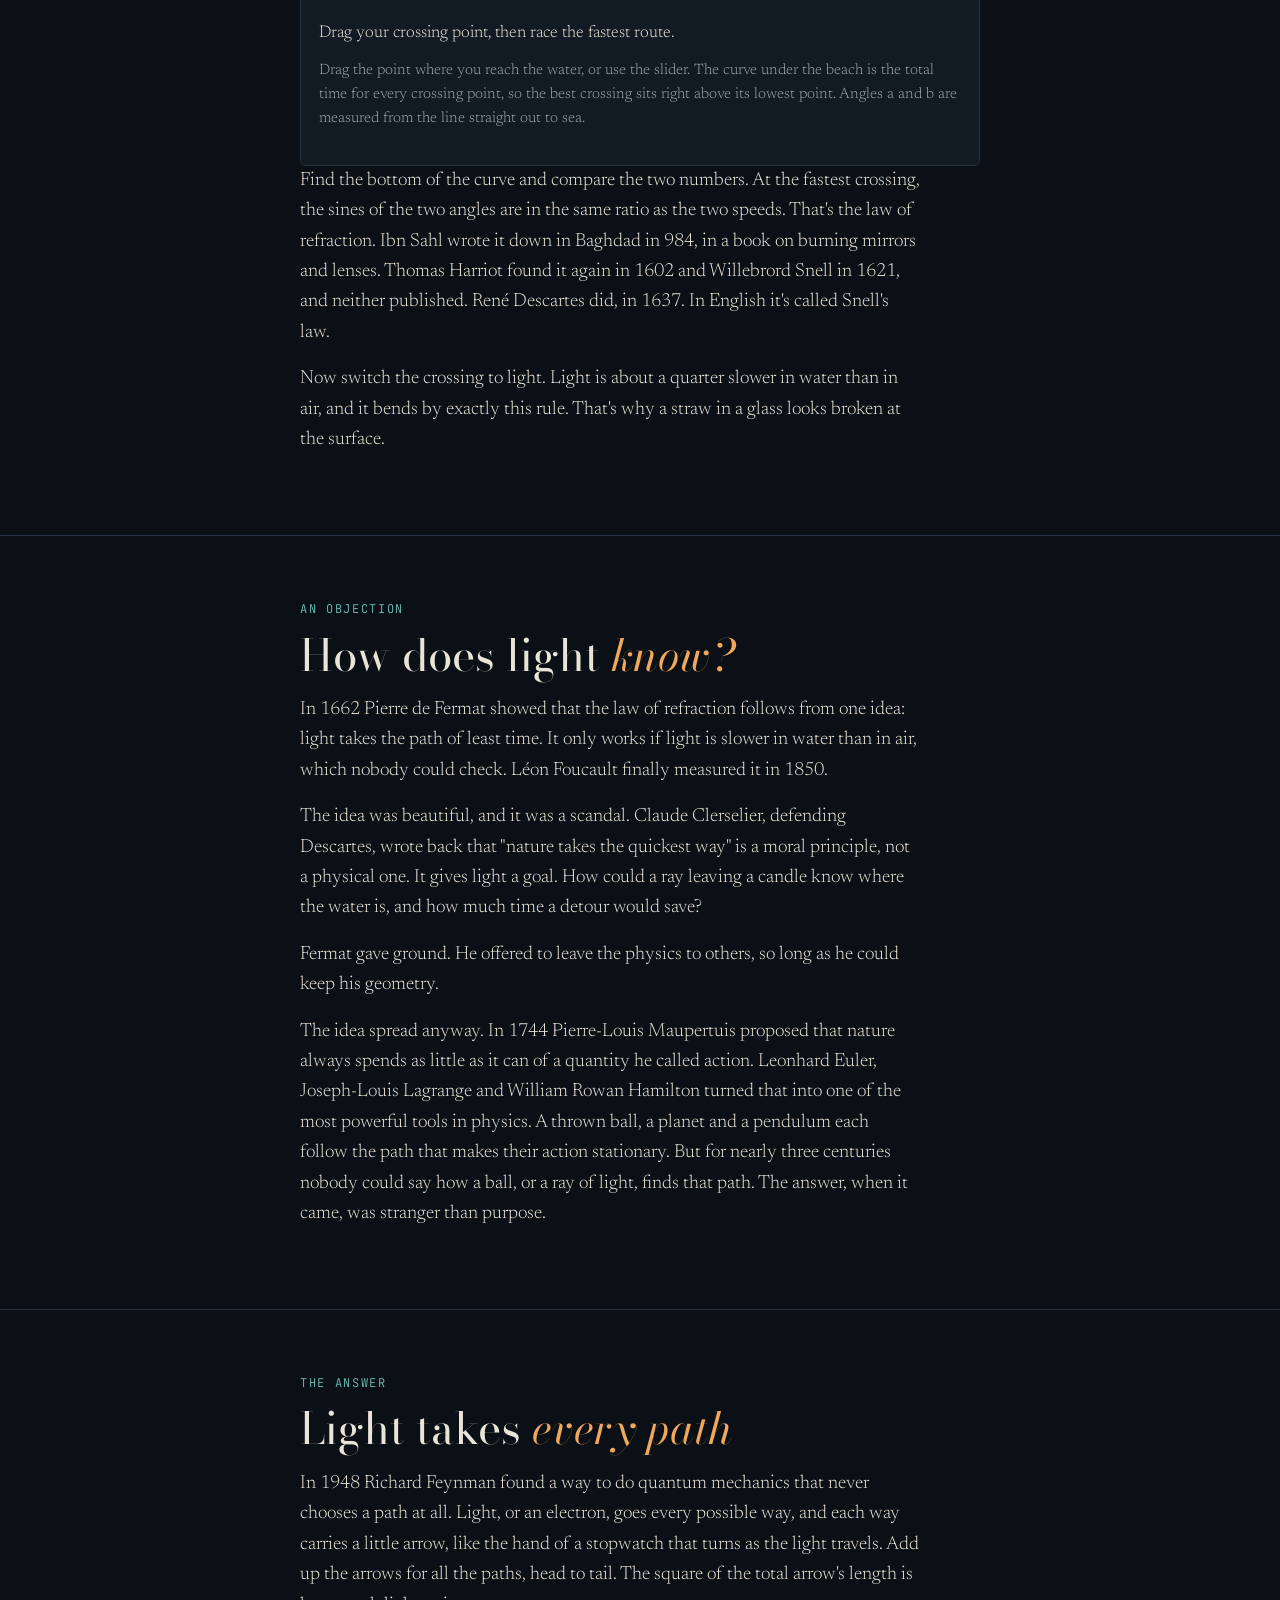
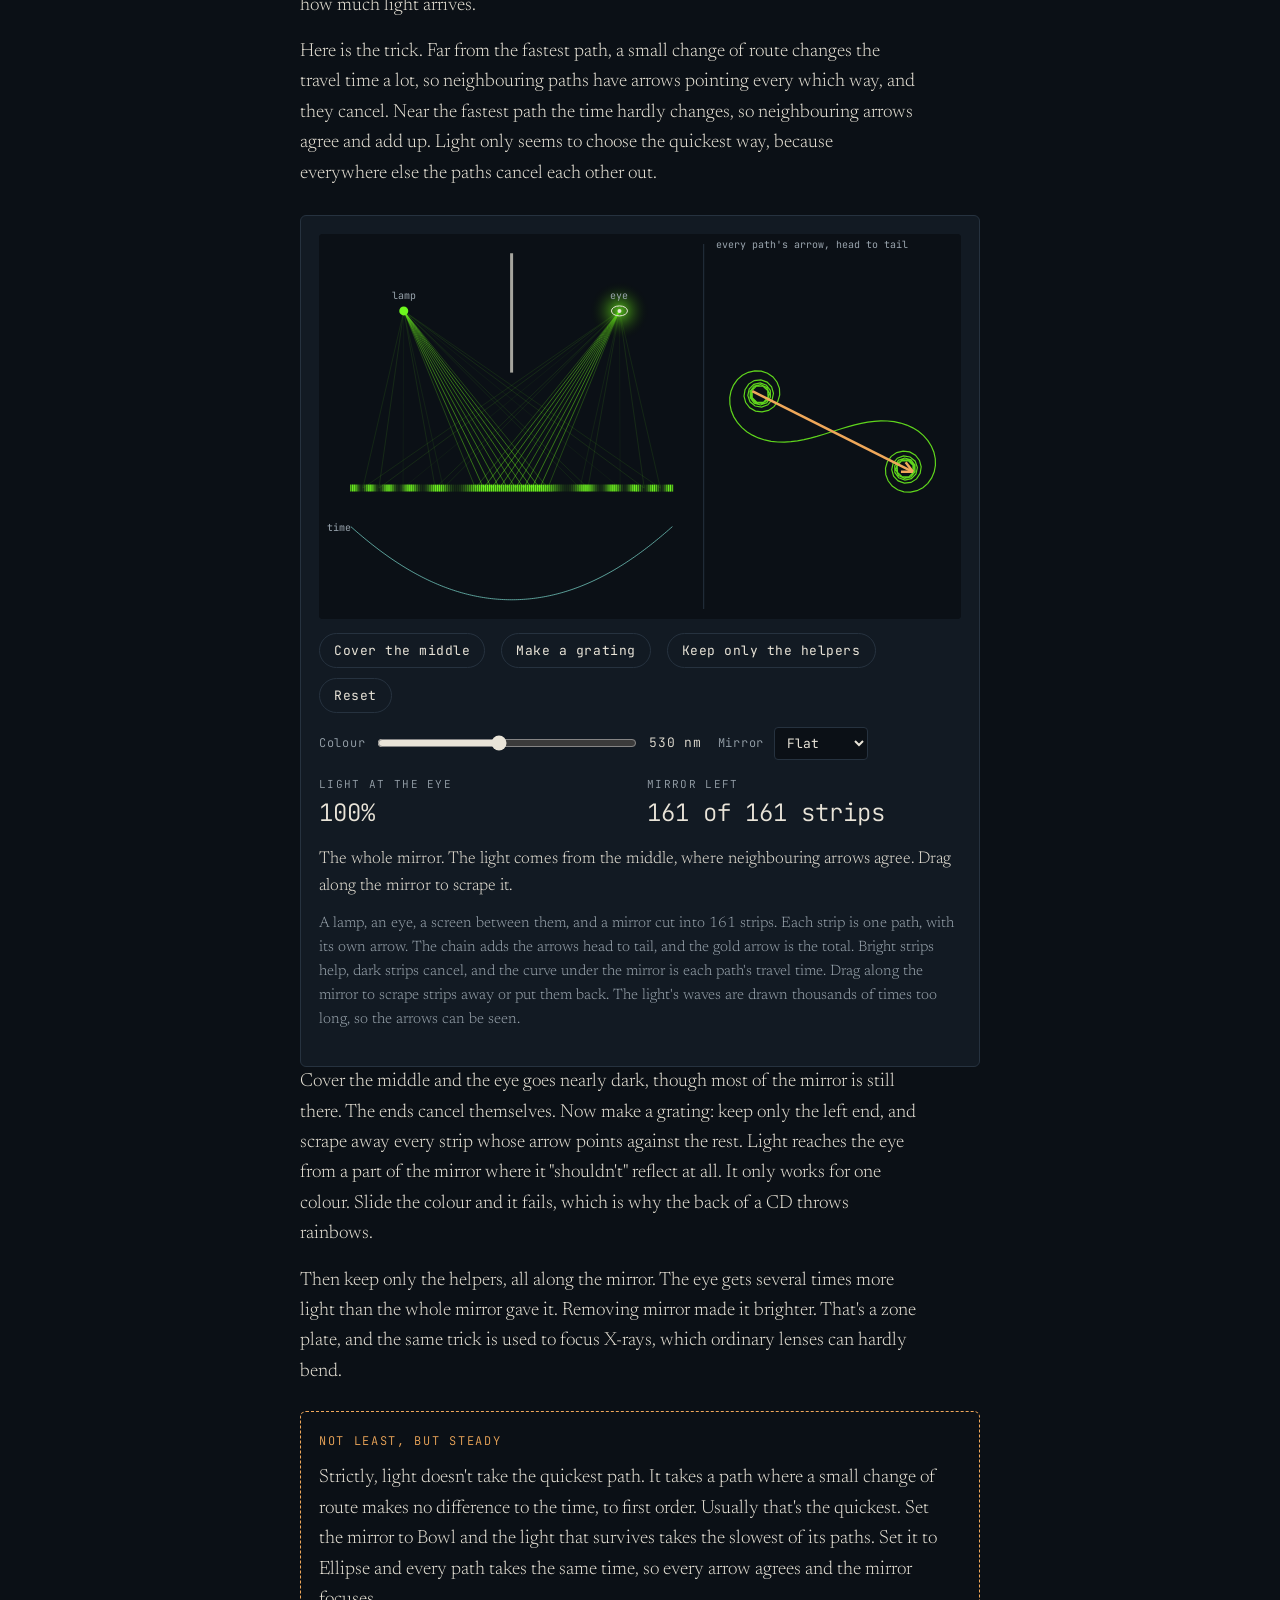
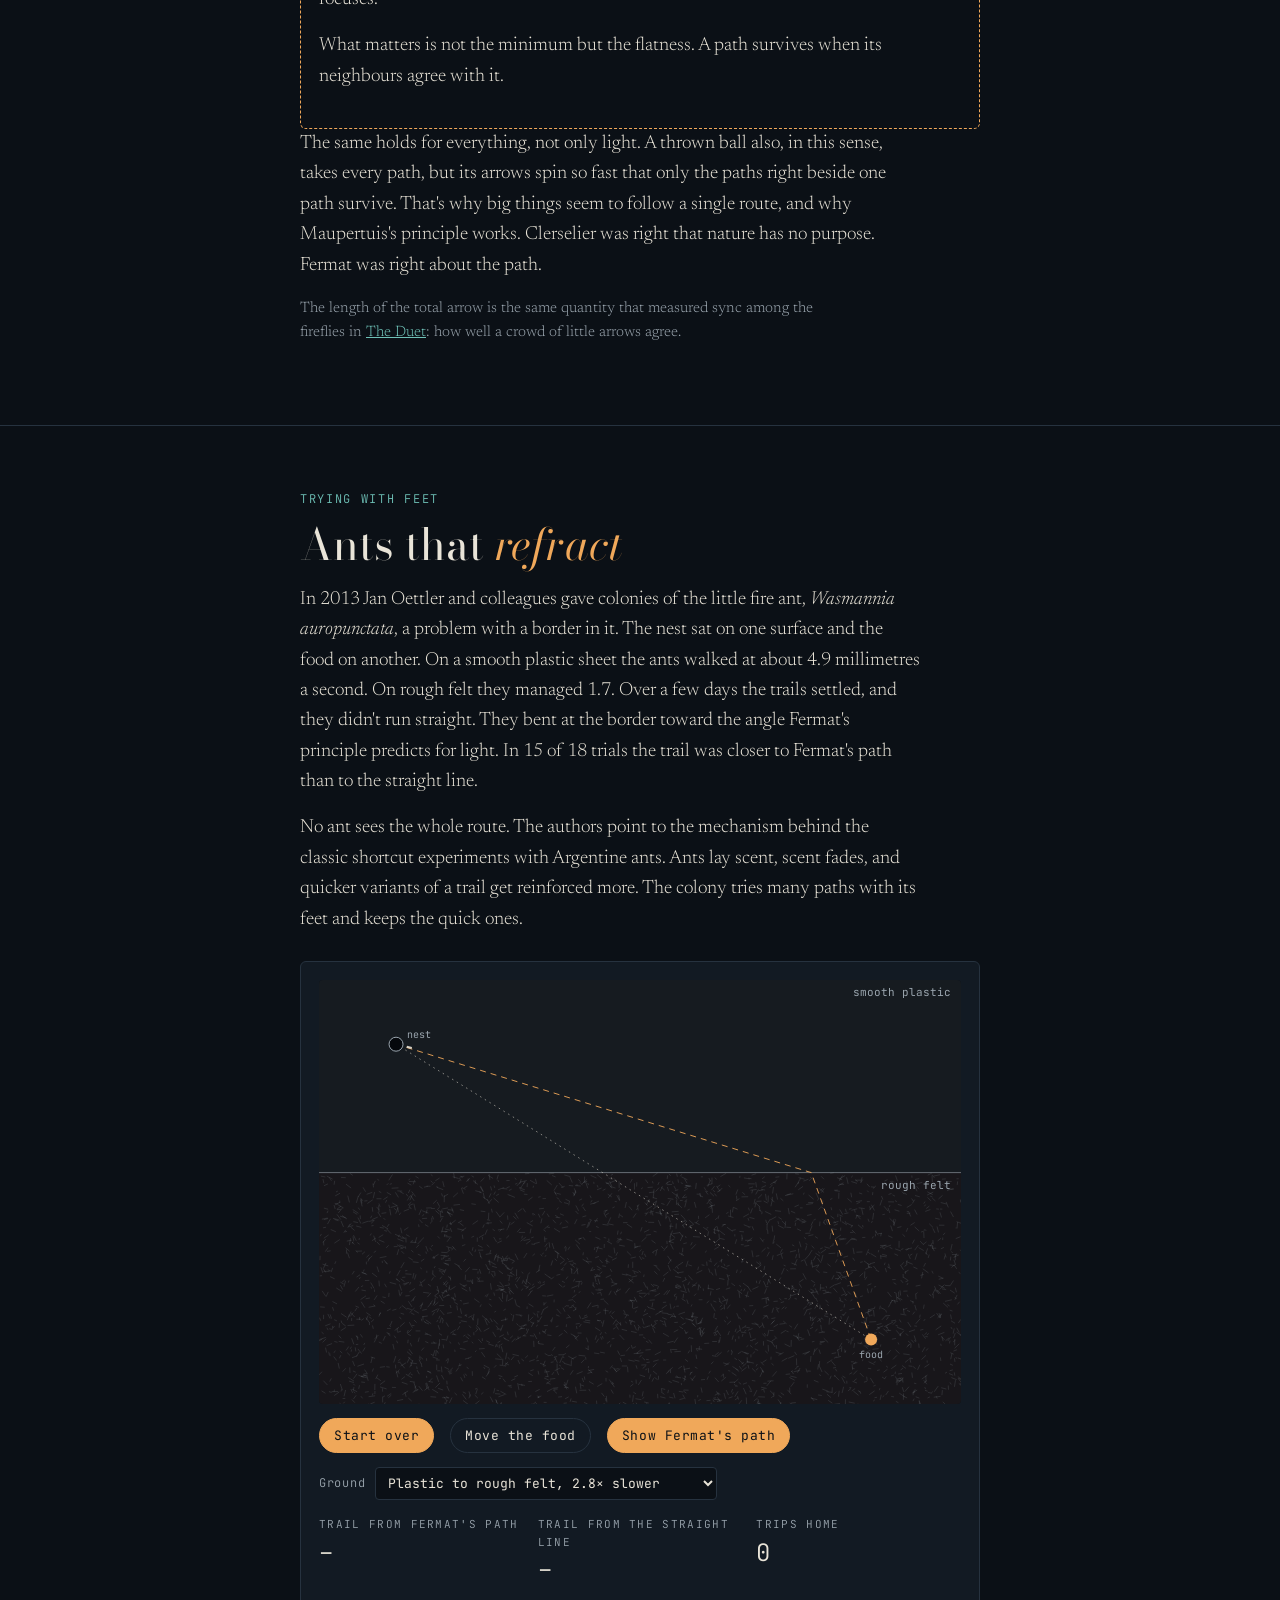
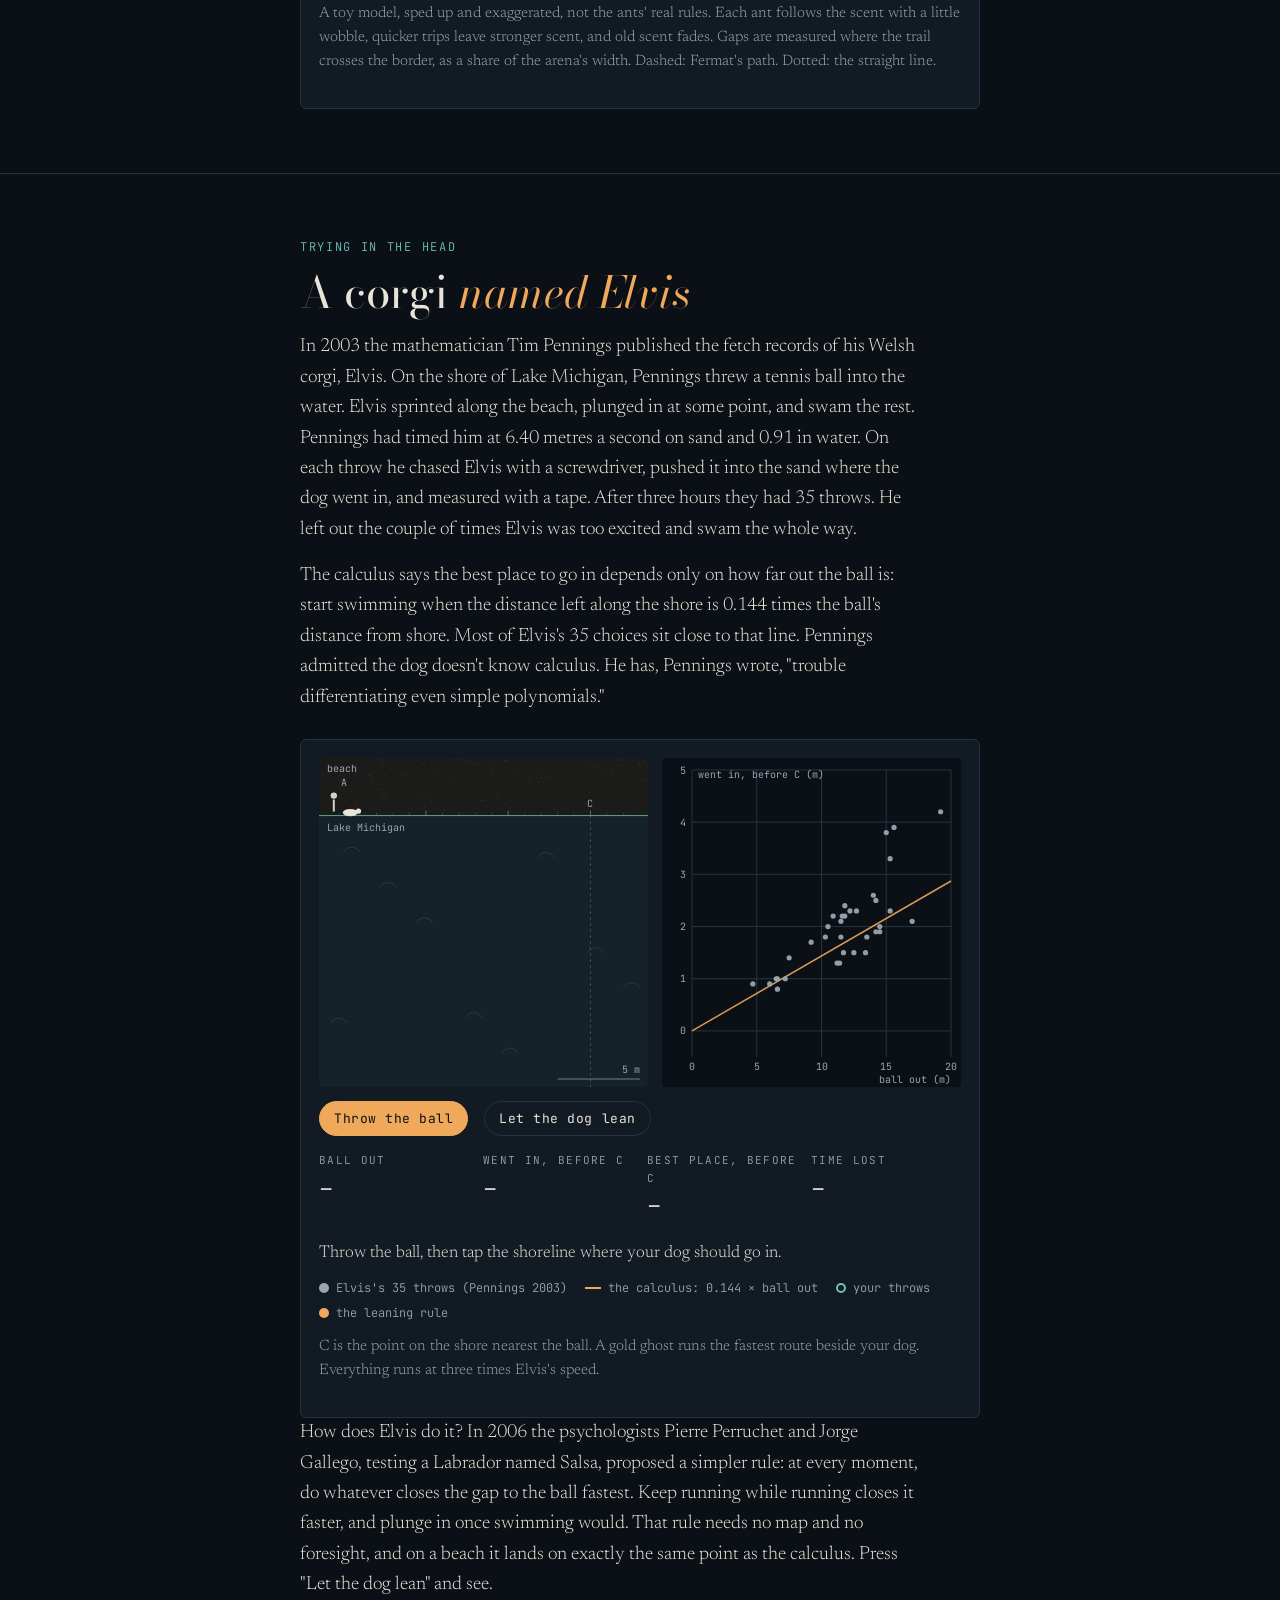
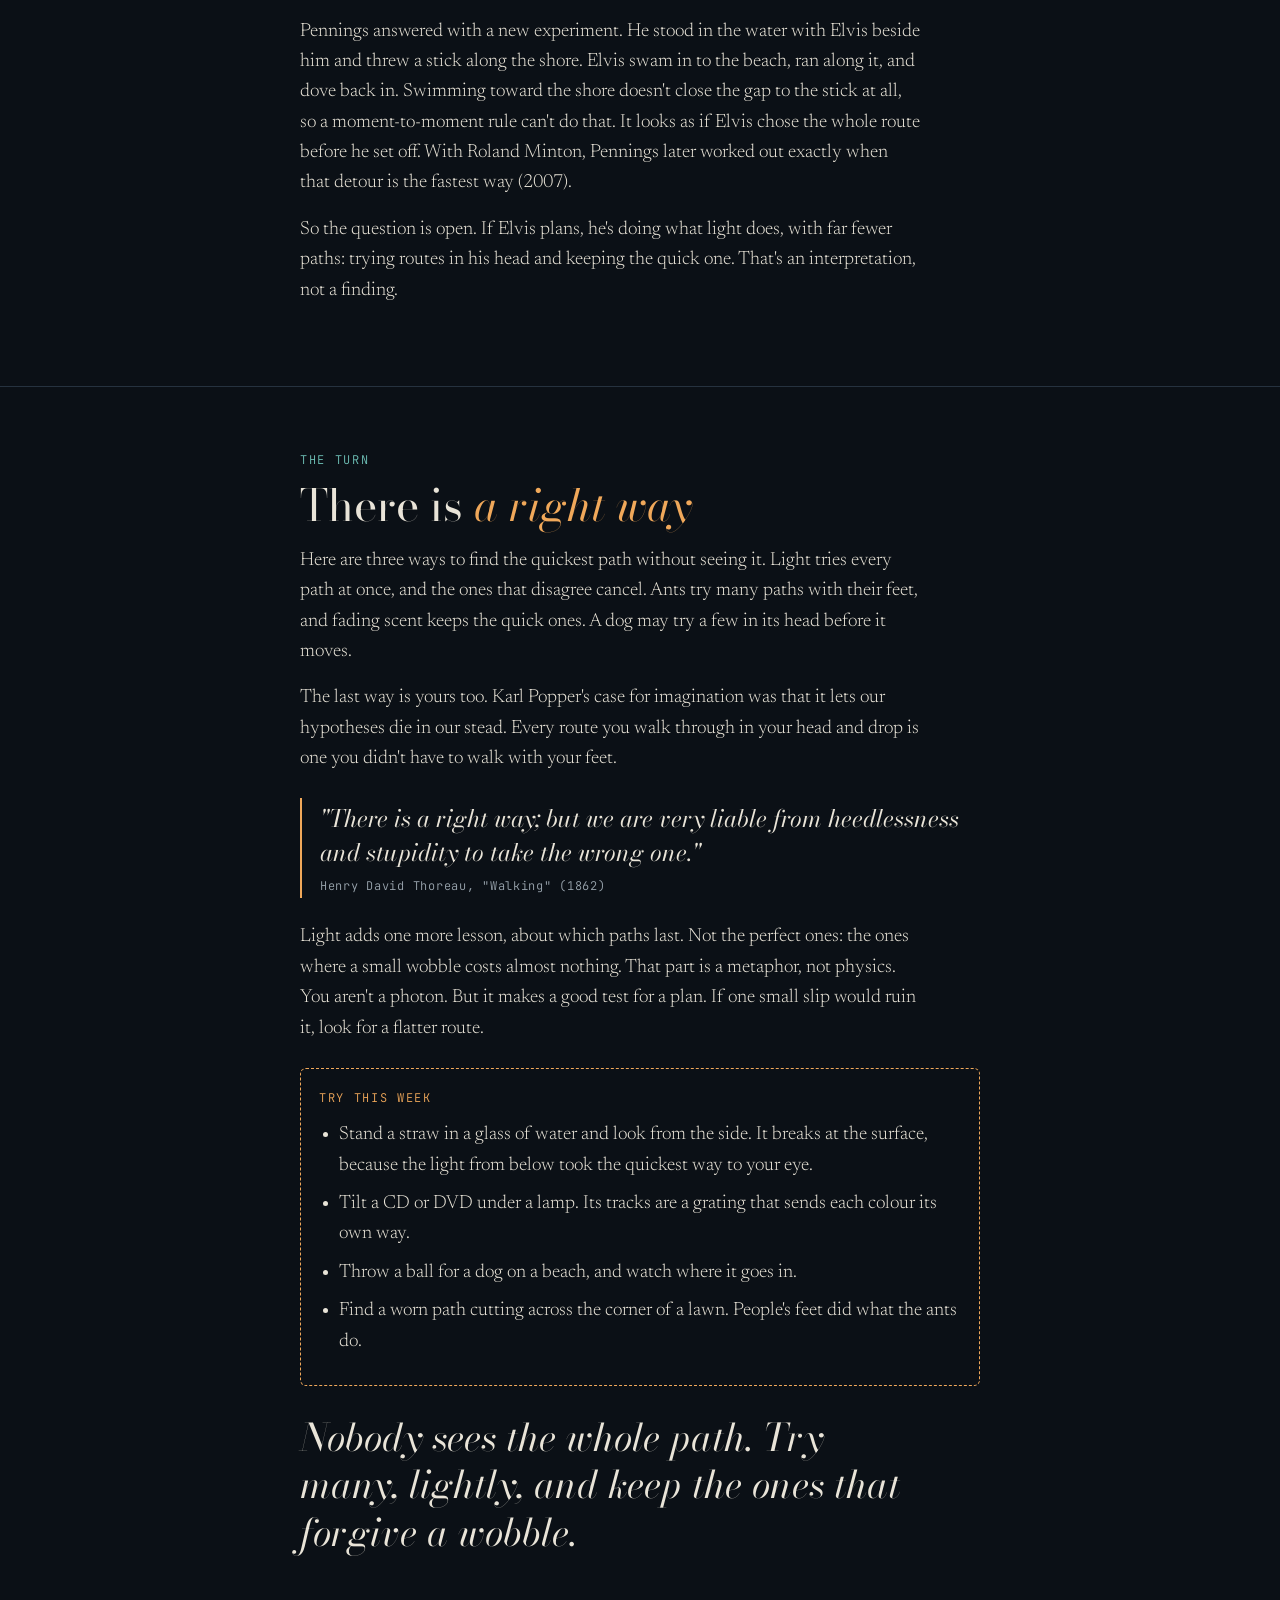
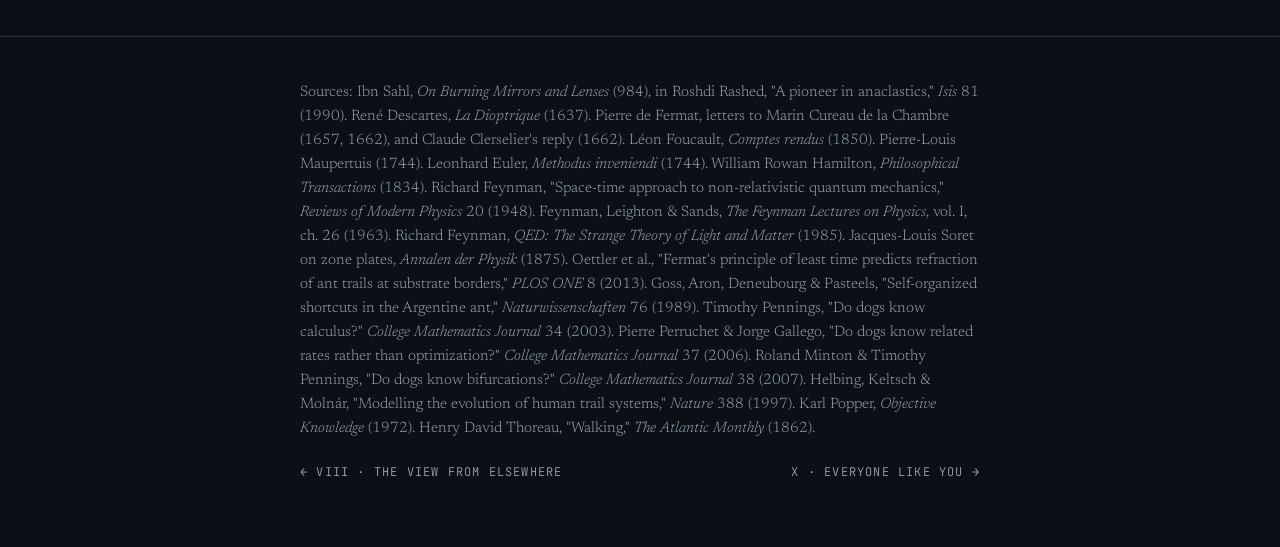
<file: every-path.html>
<!doctype html>
<html lang="en">
<head>
<meta charset="utf-8">
<meta name="viewport" content="width=device-width, initial-scale=1, viewport-fit=cover">
<meta name="theme-color" content="#0b1016">
<link rel="manifest" href="manifest.webmanifest">
<link rel="icon" href="icons/icon.svg" type="image/svg+xml">
<link rel="apple-touch-icon" href="icons/apple-touch-icon.png">
<meta name="apple-mobile-web-app-title" content="GlamGram">
<script>if("serviceWorker" in navigator) addEventListener("load", () => navigator.serviceWorker.register("sw.js"));</script>
<title>Every Path at Once · Glamour Gram</title>
<meta name="description" content="Light, a corgi and a column of ants all find the fastest way across a border, and none of them can see it. Race a lifeguard, scrape a mirror into a grating, grow an ant trail, and play fetch with Elvis.">
<link rel="preconnect" href="https://fonts.googleapis.com">
<link rel="preconnect" href="https://fonts.gstatic.com" crossorigin>
<link rel="stylesheet" href="https://fonts.googleapis.com/css2?family=Bodoni+Moda:ital,opsz,wght@0,6..96,400;1,6..96,400&family=Newsreader:ital,opsz,wght@0,6..72,300;1,6..72,300&family=JetBrains+Mono:wght@400;500&display=swap">
<link rel="stylesheet" href="glam.css">
<style>
/* Layout: the title is light racing along every path from a lamp into water, and the first to arrive lights up. Then the lifeguard's problem, Fermat and the objection, Feynman's arrows on a mirror you can scrape, ants that refract, a corgi that may plan, and the turn back to the reader. */
[hidden]{display:none!important}
.hero canvas{cursor:crosshair}
.controls label{min-width:0;max-width:100%}
.controls select{min-width:0}
@media (max-width:420px){.controls select{font-size:12px;padding:6px 4px}}
blockquote{margin:24px 0;padding:4px 0 4px 18px;border-left:2px solid var(--dawn);font-family:var(--display);font-style:italic;font-size:clamp(20px,3vw,24px);line-height:1.4;max-width:58ch}
blockquote cite{display:block;margin-top:8px;font-family:var(--mono);font-style:normal;font-size:12px;letter-spacing:.06em;color:var(--mute)}
.say{font-size:17px;margin:14px 0 0;min-height:1.6em;max-width:none}
.legend{display:flex;flex-wrap:wrap;gap:6px 18px;margin-top:12px;font-family:var(--mono);font-size:12px;color:var(--mute)}
.legend i{display:inline-block;width:10px;height:10px;border-radius:50%;margin-right:7px;vertical-align:-1px}
.legend i.ring{background:transparent;border:2px solid var(--sea)}
.legend i.bar{border-radius:0;height:2px;width:16px;vertical-align:3px}
.duo{display:grid;grid-template-columns:1fr;gap:14px}
.duo > div{min-width:0}
@media (min-width:640px){.duo{grid-template-columns:1.1fr 1fr}}
.callout ul{margin:0;padding-left:20px}
.callout li{margin-bottom:8px;max-width:62ch}
input.spectrum{accent-color:var(--ink)}
.note a{color:var(--sea)}
</style>
</head>
<body>
<header class="hero" aria-label="Light leaves a lamp along every path at once. The paths bend where they enter water, and the first to reach the eye lights up.">
  <canvas id="heroCanvas"></canvas>
  <a class="home corner" href="./">Glamour Gram</a>
  <div class="hero-copy"><div class="wrap">
    <div class="eyebrow">Glamour Gram · IX</div>
    <h1>Every Path at Once</h1>
    <p class="lede">Light, a corgi and a column of ants all find the fastest way across a border. None of them can see it. Here is how they find it anyway.</p>
  </div></div>
</header>

<main>
<section id="lifeguard"><div class="wrap">
  <div class="eyebrow">A race</div>
  <h2>The shortest way is <em>not the fastest</em></h2>
  <p>You're a lifeguard. Someone is in trouble, out in the water and further down the beach. You run much faster than you swim. Which way do you go?</p>
  <p>Straight at them is the shortest path, but it spends too long in the water. Running to the point nearest them and then swimming straight out spends too long on the sand. The fastest way is in between. It bends at the waterline.</p>
  <div class="instrument">
    <canvas id="guardCanvas" aria-label="A beach above, the sea below. A lifeguard's route runs to a point on the waterline and swims to the swimmer. Below the beach, a curve shows the total time for every crossing point."></canvas>
    <div class="controls">
      <label>Where you reach the water <input type="range" id="guardX" min="0" max="1000" value="380"></label>
      <label>Who's crossing
        <select id="guardWho">
          <option value="guard">You: run 4× as fast as you swim</option>
          <option value="elvis">Elvis: runs 6.40 m/s, swims 0.91</option>
          <option value="water">Light: from air into water</option>
          <option value="glass">Light: from air into glass</option>
          <option value="diamond">Light: from air into diamond</option>
          <option value="ants">Ants: smooth plastic to rough felt</option>
        </select>
      </label>
    </div>
    <div class="controls">
      <button type="button" class="primary" id="guardRace">Race the fastest</button>
      <button type="button" id="guardShow" aria-pressed="false">Show the fastest</button>
    </div>
    <div class="readout">
      <div><div class="k">Your route</div><div class="v" id="guardTime">–</div></div>
      <div><div class="k">sin a ÷ sin b</div><div class="v" id="guardSines">–</div></div>
      <div><div class="k" id="guardSpeedK">Speed ÷ speed</div><div class="v" id="guardSpeeds">–</div></div>
    </div>
    <p class="say" id="guardSay" aria-live="polite"></p>
    <p class="caption">Drag the point where you reach the water, or use the slider. The curve under the beach is the total time for every crossing point, so the best crossing sits right above its lowest point. Angles a and b are measured from the line straight out to sea.</p>
  </div>
  <p>Find the bottom of the curve and compare the two numbers. At the fastest crossing, the sines of the two angles are in the same ratio as the two speeds. That's the law of refraction. Ibn Sahl wrote it down in Baghdad in 984, in a book on burning mirrors and lenses. Thomas Harriot found it again in 1602 and Willebrord Snell in 1621, and neither published. René Descartes did, in 1637. In English it's called Snell's law.</p>
  <p>Now switch the crossing to light. Light is about a quarter slower in water than in air, and it bends by exactly this rule. That's why a straw in a glass looks broken at the surface.</p>
</div></section>

<section id="fermat"><div class="wrap">
  <div class="eyebrow">An objection</div>
  <h2>How does light <em>know?</em></h2>
  <p>In 1662 Pierre de Fermat showed that the law of refraction follows from one idea: light takes the path of least time. It only works if light is slower in water than in air, which nobody could check. Léon Foucault finally measured it in 1850.</p>
  <p>The idea was beautiful, and it was a scandal. Claude Clerselier, defending Descartes, wrote back that "nature takes the quickest way" is a moral principle, not a physical one. It gives light a goal. How could a ray leaving a candle know where the water is, and how much time a detour would save?</p>
  <p>Fermat gave ground. He offered to leave the physics to others, so long as he could keep his geometry.</p>
  <p>The idea spread anyway. In 1744 Pierre-Louis Maupertuis proposed that nature always spends as little as it can of a quantity he called action. Leonhard Euler, Joseph-Louis Lagrange and William Rowan Hamilton turned that into one of the most powerful tools in physics. A thrown ball, a planet and a pendulum each follow the path that makes their action stationary. But for nearly three centuries nobody could say how a ball, or a ray of light, finds that path. The answer, when it came, was stranger than purpose.</p>
</div></section>

<section id="every-path"><div class="wrap">
  <div class="eyebrow">The answer</div>
  <h2>Light takes <em>every path</em></h2>
  <p>In 1948 Richard Feynman found a way to do quantum mechanics that never chooses a path at all. Light, or an electron, goes every possible way, and each way carries a little arrow, like the hand of a stopwatch that turns as the light travels. Add up the arrows for all the paths, head to tail. The square of the total arrow's length is how much light arrives.</p>
  <p>Here is the trick. Far from the fastest path, a small change of route changes the travel time a lot, so neighbouring paths have arrows pointing every which way, and they cancel. Near the fastest path the time hardly changes, so neighbouring arrows agree and add up. Light only seems to choose the quickest way, because everywhere else the paths cancel each other out.</p>
  <div class="instrument">
    <canvas id="mirrorCanvas" aria-label="A lamp and an eye above a mirror cut into strips, with a screen between them. Each strip is a path. A chain of arrows adds up every path's arrow, and a gold arrow shows the total."></canvas>
    <div class="controls">
      <button type="button" id="mirCover">Cover the middle</button>
      <button type="button" id="mirGrate">Make a grating</button>
      <button type="button" id="mirHelp">Keep only the helpers</button>
      <button type="button" id="mirReset">Reset</button>
    </div>
    <div class="controls">
      <label>Colour <input type="range" class="spectrum" id="mirColour" min="400" max="680" value="530"> <output id="mirNm">530 nm</output></label>
      <label>Mirror
        <select id="mirShape">
          <option value="flat">Flat</option>
          <option value="ellipse">Ellipse</option>
          <option value="bowl">Bowl</option>
        </select>
      </label>
    </div>
    <div class="readout">
      <div><div class="k">Light at the eye</div><div class="v" id="mirLight">100%</div></div>
      <div><div class="k">Mirror left</div><div class="v" id="mirLeft">161 of 161 strips</div></div>
    </div>
    <p class="say" id="mirSay" aria-live="polite"></p>
    <p class="caption">A lamp, an eye, a screen between them, and a mirror cut into 161 strips. Each strip is one path, with its own arrow. The chain adds the arrows head to tail, and the gold arrow is the total. Bright strips help, dark strips cancel, and the curve under the mirror is each path's travel time. Drag along the mirror to scrape strips away or put them back. The light's waves are drawn thousands of times too long, so the arrows can be seen.</p>
  </div>
  <p>Cover the middle and the eye goes nearly dark, though most of the mirror is still there. The ends cancel themselves. Now make a grating: keep only the left end, and scrape away every strip whose arrow points against the rest. Light reaches the eye from a part of the mirror where it "shouldn't" reflect at all. It only works for one colour. Slide the colour and it fails, which is why the back of a CD throws rainbows.</p>
  <p>Then keep only the helpers, all along the mirror. The eye gets several times more light than the whole mirror gave it. Removing mirror made it brighter. That's a zone plate, and the same trick is used to focus X-rays, which ordinary lenses can hardly bend.</p>
  <div class="callout">
    <div class="eyebrow">Not least, but steady</div>
    <p>Strictly, light doesn't take the quickest path. It takes a path where a small change of route makes no difference to the time, to first order. Usually that's the quickest. Set the mirror to Bowl and the light that survives takes the slowest of its paths. Set it to Ellipse and every path takes the same time, so every arrow agrees and the mirror focuses.</p>
    <p>What matters is not the minimum but the flatness. A path survives when its neighbours agree with it.</p>
  </div>
  <p>The same holds for everything, not only light. A thrown ball also, in this sense, takes every path, but its arrows spin so fast that only the paths right beside one path survive. That's why big things seem to follow a single route, and why Maupertuis's principle works. Clerselier was right that nature has no purpose. Fermat was right about the path.</p>
  <p class="note">The length of the total arrow is the same quantity that measured sync among the fireflies in <a href="the-duet.html#fireflies">The Duet</a>: how well a crowd of little arrows agree.</p>
</div></section>

<section id="ants"><div class="wrap">
  <div class="eyebrow">Trying with feet</div>
  <h2>Ants that <em>refract</em></h2>
  <p>In 2013 Jan Oettler and colleagues gave colonies of the little fire ant, <i>Wasmannia auropunctata</i>, a problem with a border in it. The nest sat on one surface and the food on another. On a smooth plastic sheet the ants walked at about 4.9 millimetres a second. On rough felt they managed 1.7. Over a few days the trails settled, and they didn't run straight. They bent at the border toward the angle Fermat's principle predicts for light. In 15 of 18 trials the trail was closer to Fermat's path than to the straight line.</p>
  <p>No ant sees the whole route. The authors point to the mechanism behind the classic shortcut experiments with Argentine ants. Ants lay scent, scent fades, and quicker variants of a trail get reinforced more. The colony tries many paths with its feet and keeps the quick ones.</p>
  <div class="instrument">
    <canvas id="antCanvas" aria-label="An arena. The nest is on smooth ground at the top left and the food on rough felt at the bottom right. Ants walk between them, and their scent trail forms and bends at the border."></canvas>
    <div class="controls">
      <button type="button" class="primary" id="antGo">Start over</button>
      <button type="button" id="antMove">Move the food</button>
      <button type="button" id="antFermat" aria-pressed="true">Show Fermat's path</button>
    </div>
    <div class="controls">
      <label>Ground
        <select id="antGround">
          <option value="2.83">Plastic to rough felt, 2.8× slower</option>
          <option value="1.65">Plastic to smooth felt, 1.6× slower</option>
          <option value="1.72">Smooth felt to rough felt, 1.7× slower</option>
        </select>
      </label>
    </div>
    <div class="readout">
      <div><div class="k">Trail from Fermat's path</div><div class="v" id="antFermatGap">–</div></div>
      <div><div class="k">Trail from the straight line</div><div class="v" id="antStraightGap">–</div></div>
      <div><div class="k">Trips home</div><div class="v" id="antTrips">0</div></div>
    </div>
    <p class="caption">A toy model, sped up and exaggerated, not the ants' real rules. Each ant follows the scent with a little wobble, quicker trips leave stronger scent, and old scent fades. Gaps are measured where the trail crosses the border, as a share of the arena's width. Dashed: Fermat's path. Dotted: the straight line.</p>
  </div>
</div></section>

<section id="elvis"><div class="wrap">
  <div class="eyebrow">Trying in the head</div>
  <h2>A corgi <em>named Elvis</em></h2>
  <p>In 2003 the mathematician Tim Pennings published the fetch records of his Welsh corgi, Elvis. On the shore of Lake Michigan, Pennings threw a tennis ball into the water. Elvis sprinted along the beach, plunged in at some point, and swam the rest. Pennings had timed him at 6.40 metres a second on sand and 0.91 in water. On each throw he chased Elvis with a screwdriver, pushed it into the sand where the dog went in, and measured with a tape. After three hours they had 35 throws. He left out the couple of times Elvis was too excited and swam the whole way.</p>
  <p>The calculus says the best place to go in depends only on how far out the ball is: start swimming when the distance left along the shore is 0.144 times the ball's distance from shore. Most of Elvis's 35 choices sit close to that line. Pennings admitted the dog doesn't know calculus. He has, Pennings wrote, "trouble differentiating even simple polynomials."</p>
  <div class="instrument">
    <div class="duo">
      <div><canvas id="fetchCanvas" aria-label="A beach above and a lake below. The thrower stands at the water's edge, and the ball lands out in the lake down the beach. The dog runs along the shore and swims out."></canvas></div>
      <div><canvas id="plotCanvas" aria-label="A plot of where the dog went in against how far out the ball was. Elvis's 35 throws, the line the calculus predicts, and your own throws."></canvas></div>
    </div>
    <div class="controls">
      <button type="button" class="primary" id="fetchThrow">Throw the ball</button>
      <button type="button" id="fetchRule">Let the dog lean</button>
    </div>
    <div class="readout">
      <div><div class="k">Ball out</div><div class="v" id="fetchOut">–</div></div>
      <div><div class="k">Went in, before C</div><div class="v" id="fetchIn">–</div></div>
      <div><div class="k">Best place, before C</div><div class="v" id="fetchBest">–</div></div>
      <div><div class="k">Time lost</div><div class="v" id="fetchLost">–</div></div>
    </div>
    <p class="say" id="fetchSay" aria-live="polite">Throw the ball, then tap the shoreline where your dog should go in.</p>
    <div class="legend"><span><i style="background:var(--mute)"></i>Elvis's 35 throws (Pennings 2003)</span><span><i class="bar" style="background:var(--dawn)"></i>the calculus: 0.144 × ball out</span><span><i class="ring"></i>your throws</span><span><i style="background:var(--dawn)"></i>the leaning rule</span></div>
    <p class="caption">C is the point on the shore nearest the ball. A gold ghost runs the fastest route beside your dog. Everything runs at three times Elvis's speed.</p>
  </div>
  <p>How does Elvis do it? In 2006 the psychologists Pierre Perruchet and Jorge Gallego, testing a Labrador named Salsa, proposed a simpler rule: at every moment, do whatever closes the gap to the ball fastest. Keep running while running closes it faster, and plunge in once swimming would. That rule needs no map and no foresight, and on a beach it lands on exactly the same point as the calculus. Press "Let the dog lean" and see.</p>
  <p>Pennings answered with a new experiment. He stood in the water with Elvis beside him and threw a stick along the shore. Elvis swam in to the beach, ran along it, and dove back in. Swimming toward the shore doesn't close the gap to the stick at all, so a moment-to-moment rule can't do that. It looks as if Elvis chose the whole route before he set off. With Roland Minton, Pennings later worked out exactly when that detour is the fastest way (2007).</p>
  <p>So the question is open. If Elvis plans, he's doing what light does, with far fewer paths: trying routes in his head and keeping the quick one. That's an interpretation, not a finding.</p>
</div></section>

<section id="right-way"><div class="wrap">
  <div class="eyebrow">The turn</div>
  <h2>There is <em>a right way</em></h2>
  <p>Here are three ways to find the quickest path without seeing it. Light tries every path at once, and the ones that disagree cancel. Ants try many paths with their feet, and fading scent keeps the quick ones. A dog may try a few in its head before it moves.</p>
  <p>The last way is yours too. Karl Popper's case for imagination was that it lets our hypotheses die in our stead. Every route you walk through in your head and drop is one you didn't have to walk with your feet.</p>
  <blockquote>"There is a right way; but we are very liable from heedlessness and stupidity to take the wrong one."<cite>Henry David Thoreau, "Walking" (1862)</cite></blockquote>
  <p>Light adds one more lesson, about which paths last. Not the perfect ones: the ones where a small wobble costs almost nothing. That part is a metaphor, not physics. You aren't a photon. But it makes a good test for a plan. If one small slip would ruin it, look for a flatter route.</p>
  <div class="callout">
    <div class="eyebrow">Try this week</div>
    <ul>
      <li>Stand a straw in a glass of water and look from the side. It breaks at the surface, because the light from below took the quickest way to your eye.</li>
      <li>Tilt a CD or DVD under a lamp. Its tracks are a grating that sends each colour its own way.</li>
      <li>Throw a ball for a dog on a beach, and watch where it goes in.</li>
      <li>Find a worn path cutting across the corner of a lawn. People's feet did what the ants do.</li>
    </ul>
  </div>
  <p class="closer">Nobody sees the whole path. Try many, lightly, and keep the ones that forgive a wobble.</p>
</div></section>
</main>

<footer><div class="wrap">
  <p>Sources: Ibn Sahl, <i>On Burning Mirrors and Lenses</i> (984), in Roshdi Rashed, "A pioneer in anaclastics," <i>Isis</i> 81 (1990). René Descartes, <i>La Dioptrique</i> (1637). Pierre de Fermat, letters to Marin Cureau de la Chambre (1657, 1662), and Claude Clerselier's reply (1662). Léon Foucault, <i>Comptes rendus</i> (1850). Pierre-Louis Maupertuis (1744). Leonhard Euler, <i>Methodus inveniendi</i> (1744). William Rowan Hamilton, <i>Philosophical Transactions</i> (1834). Richard Feynman, "Space-time approach to non-relativistic quantum mechanics," <i>Reviews of Modern Physics</i> 20 (1948). Feynman, Leighton &amp; Sands, <i>The Feynman Lectures on Physics</i>, vol. I, ch. 26 (1963). Richard Feynman, <i>QED: The Strange Theory of Light and Matter</i> (1985). Jacques-Louis Soret on zone plates, <i>Annalen der Physik</i> (1875). Oettler et al., "Fermat's principle of least time predicts refraction of ant trails at substrate borders," <i>PLOS ONE</i> 8 (2013). Goss, Aron, Deneubourg &amp; Pasteels, "Self-organized shortcuts in the Argentine ant," <i>Naturwissenschaften</i> 76 (1989). Timothy Pennings, "Do dogs know calculus?" <i>College Mathematics Journal</i> 34 (2003). Pierre Perruchet &amp; Jorge Gallego, "Do dogs know related rates rather than optimization?" <i>College Mathematics Journal</i> 37 (2006). Roland Minton &amp; Timothy Pennings, "Do dogs know bifurcations?" <i>College Mathematics Journal</i> 38 (2007). Helbing, Keltsch &amp; Molnár, "Modelling the evolution of human trail systems," <i>Nature</i> 388 (1997). Karl Popper, <i>Objective Knowledge</i> (1972). Henry David Thoreau, "Walking," <i>The Atlantic Monthly</i> (1862).</p>
  <div class="next"><a href="view-from-elsewhere.html">← VIII · The View from Elsewhere</a><a href="everyone-like-you.html">X · Everyone Like You →</a></div>
</div></footer>

<script>
const css = getComputedStyle(document.documentElement);
const C = k => css.getPropertyValue(k).trim();
const reduce = matchMedia("(prefers-reduced-motion: reduce)").matches;
const $ = id => document.getElementById(id);
function fit(cv, aspect){
  const dpr = Math.min(2, devicePixelRatio || 1);
  const w = cv.clientWidth, h = aspect ? Math.round(w*aspect) : cv.clientHeight;
  if(aspect) cv.style.height = h + "px";
  cv.width = w*dpr; cv.height = h*dpr;
  const ctx = cv.getContext("2d"); ctx.setTransform(dpr,0,0,dpr,0,0);
  return {ctx, w, h};
}
const clamp = (v, a, b) => Math.max(a, Math.min(b, v));
const smooth = (a, b, x) => { const u = clamp((x - a)/(b - a), 0, 1); return u*u*(3 - 2*u); };
function onScreen(el){
  const s = {v:true};
  if("IntersectionObserver" in window) new IntersectionObserver(es => { s.v = es[es.length - 1].isIntersecting; }).observe(el);
  return s;
}
function animate(frame, vis){
  let last = performance.now();
  (function loop(now){ const dt = Math.min(0.05, (now - last)/1000); last = now; if(!vis || vis.v) frame(dt); requestAnimationFrame(loop); })(last);
}
function local(cv, e){ const r = cv.getBoundingClientRect(); return {x: e.clientX - r.left, y: e.clientY - r.top}; }
// The fastest crossing of a horizontal border at height yB, going from p at speed v1 to q at speed v2 (golden-section search).
function crossing(p, q, yB, v1, v2){
  const T = x => Math.hypot(x - p.x, yB - p.y)/v1 + Math.hypot(q.x - x, q.y - yB)/v2;
  let a = Math.min(p.x, q.x), b = Math.max(p.x, q.x);
  for(let k=0;k<80;k++){ const m1 = a + (b - a)*0.381966, m2 = a + (b - a)*0.618034; if(T(m1) < T(m2)) b = m2; else a = m1; }
  return (a + b)/2;
}
function arrow(ctx, x0, y0, x1, y1, head){
  ctx.beginPath(); ctx.moveTo(x0, y0); ctx.lineTo(x1, y1); ctx.stroke();
  const a = Math.atan2(y1 - y0, x1 - x0);
  ctx.beginPath(); ctx.moveTo(x1, y1); ctx.lineTo(x1 - head*Math.cos(a - 0.45), y1 - head*Math.sin(a - 0.45));
  ctx.moveTo(x1, y1); ctx.lineTo(x1 - head*Math.cos(a + 0.45), y1 - head*Math.sin(a + 0.45)); ctx.stroke();
}

/* ---------- hero: light leaves a lamp along every path at once; the first to reach the eye lights up ---------- */
(function(){
  const cv = $("heroCanvas"), copy = document.querySelector(".hero-copy .wrap"), N_IDX = 1.33, ARRIVE = 3.2, CYCLE = 6.8;
  let g = fit(cv), A = null, B = null, yI = 0, side = false, textRight = 0, paths = [], best = 0, V = 1, t = reduce ? ARRIVE*0.78 : 0, moved = false;
  function text(){ const r = document.createRange(); r.selectNodeContents(copy); const b = r.getBoundingClientRect(), h = cv.getBoundingClientRect(); return {right: b.right - h.left, bottom: b.bottom - h.top}; }
  function layout(){
    const {w, h} = g, tb = text(), room = h - tb.bottom;
    yI = room > 150 ? tb.bottom + 0.5*room : h*0.8;
    side = w - tb.right > 220; textRight = tb.right;   // wide screens: keep the lamp, the eye and every path to the right of the title
    if(moved && A && B){ A.y = clamp(A.y, 12, yI - 12); B.y = clamp(B.y, yI + 12, h - 8); A.x = clamp(A.x, 8, w - 8); B.x = clamp(B.x, 8, w - 8); return; }
    A = side ? {x: tb.right + (w - tb.right)*0.6, y: Math.max(44, h*0.16)} : {x: w*0.84, y: tb.bottom + 0.4*(yI - tb.bottom)};
    B = {x: side ? tb.right + (w - tb.right)*0.15 : w*0.14, y: h - Math.max(18, h*0.07)};
  }
  function build(){
    const {w} = g, n = w < 560 ? 34 : 50, xb = crossing(A, B, yI, 1, 1/N_IDX), x0 = side && !moved ? textRight + 8 : -0.08*w;
    const xs = Array.from({length:n}, (_, i) => x0 + (1.08*w - x0)*i/(n - 1));
    best = 0; xs.forEach((x, i) => { if(Math.abs(x - xb) < Math.abs(xs[best] - xb)) best = i; }); xs[best] = xb;
    paths = xs.map(x => { const d1 = Math.hypot(x - A.x, yI - A.y), d2 = Math.hypot(B.x - x, B.y - yI); return {x, d1, d2, T: d1 + N_IDX*d2}; });
    V = paths[best].T/ARRIVE;   // the fastest runner arrives after ARRIVE seconds
  }
  function frame(dt){
    t += dt;
    const {ctx, w, h} = g, dawn = C("--dawn"), sea = C("--sea"), ink = C("--ink");
    const tau = reduce ? t : t % CYCLE, s = tau*V;
    const win = reduce ? 1 : smooth(ARRIVE, ARRIVE + 0.35, tau)*(1 - smooth(CYCLE - 0.7, CYCLE, tau));
    const rest = reduce ? 0.6 : 1 - 0.65*smooth(ARRIVE + 0.3, ARRIVE + 1.4, tau);
    ctx.globalAlpha = 1; ctx.fillStyle = C("--night"); ctx.fillRect(0, 0, w, h);
    const water = ctx.createLinearGradient(0, yI, 0, h);
    water.addColorStop(0, "rgba(111,194,184,0.13)"); water.addColorStop(1, "rgba(111,194,184,0.03)");
    ctx.fillStyle = water; ctx.fillRect(0, yI, w, h - yI);
    ctx.strokeStyle = sea; ctx.globalAlpha = 0.45; ctx.lineWidth = 1; ctx.beginPath(); ctx.moveTo(0, yI); ctx.lineTo(w, yI); ctx.stroke();
    // every path, faint; the part each runner has covered glows a little
    paths.forEach((p, i) => {
      if(i === best) return;
      ctx.strokeStyle = ink; ctx.globalAlpha = 0.05*rest; ctx.beginPath(); ctx.moveTo(A.x, A.y); ctx.lineTo(p.x, yI); ctx.lineTo(B.x, B.y); ctx.stroke();
    });
    const P = paths[best];
    ctx.strokeStyle = win > 0 ? dawn : ink; ctx.globalAlpha = 0.06 + 0.8*win; ctx.lineWidth = 1 + 1.2*win;
    ctx.beginPath(); ctx.moveTo(A.x, A.y); ctx.lineTo(P.x, yI); ctx.lineTo(B.x, B.y); ctx.stroke(); ctx.lineWidth = 1;
    // the runners: one per path, slower in water
    const dots = reduce ? 0.9 : 0.9*(1 - smooth(ARRIVE + 0.4, ARRIVE + 1.8, tau));
    if(dots > 0.01){
      ctx.fillStyle = dawn;
      paths.forEach((p, i) => {
        if(s >= p.T) return;
        let x, y;
        if(s < p.d1){ const u = s/p.d1; x = A.x + (p.x - A.x)*u; y = A.y + (yI - A.y)*u; }
        else { const u = (s - p.d1)/N_IDX/p.d2; x = p.x + (B.x - p.x)*u; y = yI + (B.y - yI)*u; }
        if(x < -4 || x > w + 4) return;
        ctx.globalAlpha = dots*(i === best ? 1 : 0.75); ctx.beginPath(); ctx.arc(x, y, i === best ? 2.2 : 1.6, 0, 7); ctx.fill();
      });
    }
    // the lamp and the eye
    const glow = ctx.createRadialGradient(A.x, A.y, 0, A.x, A.y, 26);
    glow.addColorStop(0, "rgba(240,168,90,0.55)"); glow.addColorStop(1, "rgba(240,168,90,0)");
    ctx.globalAlpha = 1; ctx.fillStyle = glow; ctx.beginPath(); ctx.arc(A.x, A.y, 26, 0, 7); ctx.fill();
    ctx.fillStyle = dawn; ctx.beginPath(); ctx.arc(A.x, A.y, 3.5, 0, 7); ctx.fill();
    ctx.strokeStyle = sea; ctx.globalAlpha = 0.9; ctx.beginPath(); ctx.ellipse(B.x, B.y, 9, 5.5, 0, 0, 7); ctx.stroke();
    ctx.fillStyle = win > 0 ? dawn : sea; ctx.beginPath(); ctx.arc(B.x, B.y, 2.6, 0, 7); ctx.fill();
    if(!reduce && tau > ARRIVE && tau < ARRIVE + 1.2){ const u = (tau - ARRIVE)/1.2; ctx.strokeStyle = dawn; ctx.globalAlpha = 0.7*(1 - u); ctx.beginPath(); ctx.arc(B.x, B.y, 6 + 30*u, 0, 7); ctx.stroke(); }
    ctx.globalAlpha = 1; ctx.font = "10px JetBrains Mono, monospace"; ctx.fillStyle = C("--mute"); ctx.textAlign = "right";
    ctx.fillText(w < 560 ? "every path at once · tap to move" : "a lamp in air, an eye under water: every path at once · tap to move them", w - 14, h - 10);
    ctx.textAlign = "left";
  }
  function reset(){ layout(); build(); if(!reduce) t = 0; }
  reset();
  addEventListener("resize", () => { const w0 = g.w; g = fit(cv); if(g.w !== w0) moved = false; reset(); if(reduce) frame(0); });
  document.fonts && document.fonts.ready.then(() => { if(!moved){ reset(); if(reduce) frame(0); } });
  cv.addEventListener("pointerdown", e => {
    const p = local(cv, e); moved = true;
    if(p.y < yI) A = {x: p.x, y: p.y}; else B = {x: p.x, y: p.y};
    reset(); if(reduce) frame(0);
  });
  if(reduce) frame(0); else animate(frame, onScreen(cv));
})();

/* ---------- the lifeguard's problem: the fastest route bends at the waterline ---------- */
(function(){
  const cv = $("guardCanvas"), slider = $("guardX"), who = $("guardWho"), raceBtn = $("guardRace"), showBtn = $("guardShow"), say = $("guardSay");
  const WHO = {
    guard:   {r: 4,         top: "sand", bottom: "sea", k: "Run ÷ swim", me: "you", them: "swimmer"},
    elvis:   {r: 6.40/0.91, top: "sand", bottom: "lake", k: "Run ÷ swim", me: "Elvis", them: "ball"},
    water:   {r: 1.333,     top: "air", bottom: "water", k: "Speed in air ÷ in water", me: "lamp", them: "eye"},
    glass:   {r: 1.5,       top: "air", bottom: "glass", k: "Speed in air ÷ in glass", me: "lamp", them: "eye"},
    diamond: {r: 2.417,     top: "air", bottom: "diamond", k: "Speed in air ÷ in diamond", me: "lamp", them: "eye"},
    ants:    {r: 4.89/1.73, top: "smooth plastic", bottom: "rough felt", k: "Plastic ÷ felt", me: "nest", them: "food"}
  };
  let g, geo, cfg = WHO[who.value] || WHO.guard, show = false, race = null, drag = false, snap = false, grains = [];
  const tell = m => { if(say.textContent !== m) say.textContent = m; };
  function layout(){
    g = fit(cv, cv.clientWidth < 520 ? 1.02 : 0.74);
    const {w, h} = g, sh = Math.round(h*0.7);
    geo = {sh, yS: Math.round(sh*0.42), L: {x: w*0.1, y: sh*0.13}, S: {x: w*0.86, y: sh*0.88}, x0: w*0.05, x1: w*0.95, gTop: sh + 20, gBot: h - 14};
    grains = Array.from({length: Math.round(w*geo.yS/240)}, () => ({x: Math.random()*w, y: Math.random()*geo.yS, a: 0.04 + Math.random()*0.1}));
  }
  const X = () => snap ? fastest() : geo.x0 + (geo.x1 - geo.x0)*slider.value/1000;   // within a few pixels of the best crossing, the handle snaps to it
  const route = x => { const d1 = Math.hypot(x - geo.L.x, geo.yS - geo.L.y), d2 = Math.hypot(geo.S.x - x, geo.S.y - geo.yS); return {x, d1, d2, T: d1/cfg.r + d2}; };
  const fastest = () => crossing(geo.L, geo.S, geo.yS, cfg.r, 1);
  function where(r, u){   // position along a route after time u, in the same units as r.T
    if(u*cfg.r < r.d1){ const f = u*cfg.r/r.d1; return {x: geo.L.x + (r.x - geo.L.x)*f, y: geo.L.y + (geo.yS - geo.L.y)*f}; }
    const f = Math.min(1, (u - r.d1/cfg.r)/r.d2); return {x: r.x + (geo.S.x - r.x)*f, y: geo.yS + (geo.S.y - geo.yS)*f};
  }
  function path(ctx, x){ ctx.beginPath(); ctx.moveTo(geo.L.x, geo.L.y); ctx.lineTo(x, geo.yS); ctx.lineTo(geo.S.x, geo.S.y); ctx.stroke(); }
  function draw(){
    const {ctx, w, h} = g, {sh, yS, L, S} = geo, ink = C("--ink"), dawn = C("--dawn"), sea = C("--sea"), mute = C("--mute");
    const you = route(X()), best = route(fastest()), rel = you.T/best.T;
    ctx.globalAlpha = 1; ctx.fillStyle = C("--night"); ctx.fillRect(0, 0, w, h);
    ctx.fillStyle = "rgba(240,168,90,0.06)"; ctx.fillRect(0, 0, w, yS);
    ctx.fillStyle = C("--dawn"); grains.forEach(p => { ctx.globalAlpha = p.a; ctx.fillRect(p.x, p.y, 1.2, 1.2); });
    ctx.globalAlpha = 1; ctx.fillStyle = "rgba(111,194,184,0.11)"; ctx.fillRect(0, yS, w, sh - yS);
    ctx.strokeStyle = sea; ctx.lineWidth = 1;
    for(let k=0;k<7;k++){ const wx = (k*0.37 % 1)*w, wy = yS + (0.15 + (k*0.61 % 0.8))*(sh - yS); ctx.globalAlpha = 0.18; ctx.beginPath(); ctx.arc(wx, wy + 8, 10, 1.15*Math.PI, 1.85*Math.PI); ctx.stroke(); }
    ctx.globalAlpha = 0.75; ctx.beginPath(); ctx.moveTo(0, yS); ctx.lineTo(w, yS); ctx.stroke();
    ctx.globalAlpha = 1; ctx.font = "11px JetBrains Mono, monospace"; ctx.fillStyle = mute;
    ctx.textAlign = "right"; ctx.fillText(cfg.top, w - 10, 16); ctx.fillText(cfg.bottom, w - 10, yS + 16); ctx.textAlign = "left";
    // the straight line: shortest, not fastest
    ctx.strokeStyle = mute; ctx.globalAlpha = 0.55; ctx.setLineDash([4, 5]); ctx.beginPath(); ctx.moveTo(L.x, L.y); ctx.lineTo(S.x, S.y); ctx.stroke(); ctx.setLineDash([]);
    if(show){ ctx.strokeStyle = dawn; ctx.globalAlpha = 0.9; ctx.lineWidth = 2; path(ctx, best.x); }
    ctx.strokeStyle = ink; ctx.globalAlpha = 0.95; ctx.lineWidth = 2; path(ctx, you.x); ctx.lineWidth = 1;
    // the normal and the two angles at your crossing
    const x = you.x, aL = Math.atan2(L.y - yS, L.x - x), aS = Math.atan2(S.y - yS, S.x - x);
    ctx.strokeStyle = mute; ctx.globalAlpha = 0.7; ctx.setLineDash([2, 4]); ctx.beginPath(); ctx.moveTo(x, yS - 46); ctx.lineTo(x, yS + 46); ctx.stroke(); ctx.setLineDash([]);
    ctx.strokeStyle = ink; ctx.globalAlpha = 0.8;
    ctx.beginPath(); ctx.arc(x, yS, 24, Math.min(-Math.PI/2, aL), Math.max(-Math.PI/2, aL)); ctx.stroke();
    ctx.beginPath(); ctx.arc(x, yS, 24, Math.min(Math.PI/2, aS), Math.max(Math.PI/2, aS)); ctx.stroke();
    ctx.globalAlpha = 1; ctx.fillStyle = ink; ctx.font = "italic 13px Newsreader, Georgia, serif"; ctx.textAlign = "center";
    const ma = (-Math.PI/2 + aL)/2, mb = (Math.PI/2 + aS)/2;
    ctx.fillText("a", x + 34*Math.cos(ma), yS + 34*Math.sin(ma) + 4); ctx.fillText("b", x + 34*Math.cos(mb), yS + 34*Math.sin(mb) + 4);
    // the handle
    ctx.fillStyle = C("--night"); ctx.strokeStyle = ink; ctx.lineWidth = 2; ctx.beginPath(); ctx.arc(x, yS, 7, 0, 7); ctx.fill(); ctx.stroke(); ctx.lineWidth = 1;
    // the two ends
    ctx.font = "11px JetBrains Mono, monospace"; ctx.fillStyle = mute;
    ctx.fillText(cfg.me, L.x, L.y - 10); ctx.fillText(cfg.them, S.x, S.y + 20);
    ctx.fillStyle = ink; ctx.beginPath(); ctx.arc(L.x, L.y, 4.5, 0, 7); ctx.fill();
    ctx.fillStyle = C("--ember"); ctx.beginPath(); ctx.arc(S.x, S.y, 4.5, 0, 7); ctx.fill();
    ctx.strokeStyle = C("--ember"); ctx.globalAlpha = 0.5; ctx.beginPath(); ctx.arc(S.x, S.y, 9, 0, 7); ctx.stroke(); ctx.globalAlpha = 1;
    // the racers
    if(race){
      const u = race.t*race.best.T/2.6;
      [[race.you, ink], [race.best, dawn]].forEach(([r, col]) => { const p = where(r, u); ctx.fillStyle = col; ctx.beginPath(); ctx.arc(p.x, p.y, 5, 0, 7); ctx.fill(); });
    }
    ctx.textAlign = "left";
    // the time for every crossing, under the beach, on the same scale across
    const {gTop, gBot, x0, x1} = geo, n = 120, rels = [];
    for(let i=0;i<=n;i++) rels.push(route(x0 + (x1 - x0)*i/n).T/best.T);
    const top = Math.max(1.02, ...rels), Y = r => gBot - (r - 1)/(top - 1)*(gBot - gTop);
    ctx.strokeStyle = C("--line"); ctx.beginPath(); ctx.moveTo(0, sh + 0.5); ctx.lineTo(w, sh + 0.5); ctx.stroke();
    ctx.fillStyle = mute; ctx.fillText("total time for each crossing", 10, sh + 14);
    ctx.strokeStyle = sea; ctx.lineWidth = 1.5; ctx.beginPath();
    rels.forEach((r, i) => { const px = x0 + (x1 - x0)*i/n; i ? ctx.lineTo(px, Y(r)) : ctx.moveTo(px, Y(r)); }); ctx.stroke(); ctx.lineWidth = 1;
    ctx.fillStyle = dawn; ctx.beginPath(); ctx.arc(best.x, Y(1), 3.5, 0, 7); ctx.fill();
    ctx.strokeStyle = ink; ctx.globalAlpha = 0.5; ctx.setLineDash([2, 3]); ctx.beginPath(); ctx.moveTo(x, yS + 8); ctx.lineTo(x, Y(rel)); ctx.stroke(); ctx.setLineDash([]); ctx.globalAlpha = 1;
    ctx.fillStyle = ink; ctx.beginPath(); ctx.arc(x, Y(rel), 4, 0, 7); ctx.fill();
    // numbers
    const sa = (x - L.x)/you.d1, sb = (S.x - x)/you.d2;
    $("guardTime").textContent = snap ? "the fastest" : `+${((rel - 1)*100).toFixed(1)}% time`;
    $("guardSines").textContent = Math.abs(sb) < 1e-3 ? "–" : (sa/sb).toFixed(2).replace("-", "−");
    $("guardSpeedK").textContent = cfg.k; $("guardSpeeds").textContent = cfg.r.toFixed(2);
  }
  function finish(){
    race = null; show = true; showBtn.setAttribute("aria-pressed", "true");
    const you = route(X()), best = route(fastest()), d = you.T/best.T - 1;
    tell(snap || d < 0.0005 ? "A dead heat. You found the bend: look at the two numbers above." :
      `The fastest route won by ${(d*100).toFixed(1)}% of its time. Move your crossing ${best.x > you.x ? "further along" : "back"}, toward the gold path.`);
    draw();
  }
  function startRace(){
    race = {you: route(X()), best: route(fastest()), t: 0};
    if(reduce){ finish(); return; }
    tell("Racing...");
    const end = 2.6*Math.max(race.you.T, race.best.T)/race.best.T + 0.4;
    let last = performance.now();
    (function step(now){
      if(!race) return;
      race.t += Math.min(0.05, (now - last)/1000); last = now;
      if(race.t >= end){ finish(); return; }
      draw(); requestAnimationFrame(step);
    })(last);
  }
  function near(px){
    const was = snap; snap = Math.abs(px - fastest()) < 6;
    if(snap && !was) tell(`That's the fastest crossing. sin a ÷ sin b now matches the ratio of the speeds, ${cfg.r.toFixed(2)}.`);
    if(was && !snap) tell("");
  }
  function setX(px){ slider.value = Math.round(clamp((px - geo.x0)/(geo.x1 - geo.x0), 0, 1)*1000); near(px); race = null; draw(); }
  cv.addEventListener("pointerdown", e => { drag = true; cv.setPointerCapture(e.pointerId); setX(local(cv, e).x); });
  cv.addEventListener("pointermove", e => { if(drag) setX(local(cv, e).x); });
  ["pointerup", "pointercancel"].forEach(ev => cv.addEventListener(ev, () => { drag = false; }));
  slider.addEventListener("input", () => { near(geo.x0 + (geo.x1 - geo.x0)*slider.value/1000); race = null; draw(); });
  who.addEventListener("change", () => { cfg = WHO[who.value]; snap = false; race = null; tell(""); draw(); });
  showBtn.addEventListener("click", () => { show = !show; showBtn.setAttribute("aria-pressed", String(show)); draw(); });
  raceBtn.addEventListener("click", startRace);
  layout(); draw(); tell("Drag your crossing point, then race the fastest route.");
  addEventListener("resize", () => { const w0 = g.w; if(cv.clientWidth !== w0){ layout(); draw(); } });
  document.fonts && document.fonts.ready.then(draw);
})();

/* ---------- Feynman's mirror: every strip is a path with its own arrow; scrape it into a grating ---------- */
(function(){
  const cv = $("mirrorCanvas"), say = $("mirSay"), colour = $("mirColour"), shapeSel = $("mirShape");
  const N = 161, LAM = 0.045, NM0 = 530;   // the drawn wavelength is 4.5% of the scene's width at 530 nm
  let g, box, chain, S, P, xs = [], ys = [], Ls = [], flatL = [], th = [], ref = 1, keep = new Array(N).fill(true);
  let shape = "flat", phi = 0, scale = 0, hover = -1, paint = null, lastI = -1, cut = null;
  const tell = m => { if(say.textContent !== m) say.textContent = m; };
  function nmRGB(nm){   // an approximate colour for each wavelength
    let r = 0, gr = 0, b = 0;
    if(nm < 440){ r = (440 - nm)/60; b = 1; } else if(nm < 490){ gr = (nm - 440)/50; b = 1; } else if(nm < 510){ gr = 1; b = (510 - nm)/20; }
    else if(nm < 580){ r = (nm - 510)/70; gr = 1; } else if(nm < 645){ r = 1; gr = (645 - nm)/65; } else r = 1;
    const f = nm < 420 ? 0.45 + 0.55*(nm - 380)/40 : 1, k = v => Math.round(255*Math.pow(clamp(v*f, 0, 1), 0.8)*0.85 + 30);
    return `rgb(${k(r)},${k(gr)},${k(b)})`;
  }
  function layout(){
    const wide = cv.clientWidth >= 560;
    g = fit(cv, wide ? 0.6 : 1.45);
    const {w, h} = g;
    box = wide ? {x: 0, y: 0, w: w*0.6, h} : {x: 0, y: 0, w, h: w*0.85};
    chain = wide ? {x: w*0.6 + 12, y: 22, w: w*0.4 - 24, h: h - 34} : {x: 12, y: w*0.85 + 22, w: w - 24, h: h - w*0.85 - 30};
    box.wide = wide; geometry();
  }
  function geometry(){
    const {x: bx, y: by, w: W, h: H} = box, yM = by + H*0.66, X0 = bx + W*0.08, X1 = bx + W*0.92, b = 0.46*W;
    S = {x: bx + W*0.22, y: yM - b}; P = {x: bx + W*0.78, y: yM - b};
    const cx = (S.x + P.x)/2, c = (P.x - S.x)/2, a = Math.hypot(b, c), L0 = 2*a, D = 0.135*W, um = (X1 - X0)/2;
    // the bowl is shaped so each path's length falls steadily away from the middle one, which is the longest
    const bowl = x => {
      const target = L0 - D*((x - cx)/um)**2; let lo = 0, hi = b;
      for(let k=0;k<40;k++){ const v = (lo + hi)/2; if(Math.hypot(x - S.x, v) + Math.hypot(x - P.x, v) < target) lo = v; else hi = v; }
      return S.y + (lo + hi)/2;
    };
    xs = Array.from({length:N}, (_, i) => X0 + (X1 - X0)*(i + 0.5)/N);
    const yOf = (x, s) => s === "ellipse" ? S.y + b*Math.sqrt(Math.max(0, 1 - ((x - cx)/a)**2)) : s === "bowl" ? bowl(x) : yM;
    const len = s => xs.map(x => { const y = yOf(x, s); return Math.hypot(x - S.x, y - S.y) + Math.hypot(x - P.x, y - P.y); });
    ys = xs.map(x => yOf(x, shape)); Ls = len(shape); flatL = len("flat");
    Object.assign(box, {yM, X0, X1, cx, gTop: by + H*0.76, gBot: by + H*0.95});
    phases();
  }
  const sum = (on, ph) => { let x = 0, y = 0, n = 0; for(let i=0;i<N;i++) if(on[i]){ x += Math.cos(ph[i]); y += Math.sin(ph[i]); n++; } return {x, y, n, m: Math.hypot(x, y), a: Math.atan2(y, x)}; };
  function phases(){
    const lam = LAM*box.w*colour.value/NM0;
    th = Ls.map(l => 2*Math.PI*l/lam);
    ref = sum(new Array(N).fill(true), flatL.map(l => 2*Math.PI*l/lam)).m;   // the whole flat mirror, at this colour
  }
  const light = () => { const s = sum(keep, th); return s.m*s.m/(ref*ref); };
  const fmt = r => r >= 1.95 ? `${r.toFixed(r < 10 ? 1 : 0)} times` : `${(r*100).toFixed(r < 0.1 ? 1 : 0)}%`;
  function draw(dt){
    const {ctx, w, h} = g, rgb = nmRGB(+colour.value), ink = C("--ink"), dawn = C("--dawn"), mute = C("--mute");
    const tot = sum(keep, th), rel = tot.m*tot.m/(ref*ref), {x: bx, y: by, w: W, h: H, cx} = box;
    ctx.globalAlpha = 1; ctx.fillStyle = C("--night"); ctx.fillRect(0, 0, w, h);
    ctx.strokeStyle = C("--line"); ctx.beginPath();
    if(box.wide){ ctx.moveTo(chain.x - 12.5, 10); ctx.lineTo(chain.x - 12.5, h - 10); } else { ctx.moveTo(10, chain.y - 14.5); ctx.lineTo(w - 10, chain.y - 14.5); }
    ctx.stroke();
    // rays from wherever neighbouring strips agree with the total: that's where the light really comes from
    const ux = Math.cos(tot.a), uy = Math.sin(tot.a), bright = Math.min(1, Math.sqrt(rel));
    ctx.strokeStyle = rgb;
    for(let i=2;i<N;i+=4){
      let lx = 0, ly = 0;
      for(let j=Math.max(0, i - 6); j<=Math.min(N - 1, i + 6); j++) if(keep[j]){ lx += Math.cos(th[j]); ly += Math.sin(th[j]); }
      const c = Math.max(0, lx*ux + ly*uy)/13;
      if(c < 0.05) continue;
      ctx.globalAlpha = 0.5*c*bright; ctx.beginPath(); ctx.moveTo(S.x, S.y); ctx.lineTo(xs[i], ys[i]); ctx.lineTo(P.x, P.y); ctx.stroke();
    }
    // the screen between lamp and eye
    ctx.globalAlpha = 0.7; ctx.strokeStyle = ink; ctx.lineWidth = 3; ctx.beginPath(); ctx.moveTo(cx, by + H*0.05); ctx.lineTo(cx, by + H*0.36); ctx.stroke(); ctx.lineWidth = 1;
    // the mirror: bright strips help the total, dark ones work against it
    const sw = Math.max(1.5, (box.X1 - box.X0)/N*0.8);
    for(let i=0;i<N;i++){
      const tx = i ? xs[i] - xs[i - 1] : xs[1] - xs[0], ty = i ? ys[i] - ys[i - 1] : ys[1] - ys[0], tl = Math.hypot(tx, ty), hx = tx/tl*sw/2, hy = ty/tl*sw/2;
      if(keep[i]){ ctx.strokeStyle = rgb; ctx.globalAlpha = 0.12 + 0.88*(0.5 + 0.5*Math.cos(th[i] - tot.a)); ctx.lineWidth = 7; }
      else { ctx.strokeStyle = mute; ctx.globalAlpha = 0.3; ctx.lineWidth = 1; }
      ctx.beginPath(); ctx.moveTo(xs[i] - hx, ys[i] - hy); ctx.lineTo(xs[i] + hx, ys[i] + hy); ctx.stroke();
    }
    ctx.lineWidth = 1;
    if(hover >= 0){ ctx.strokeStyle = ink; ctx.globalAlpha = 0.9; ctx.beginPath(); ctx.moveTo(S.x, S.y); ctx.lineTo(xs[hover], ys[hover]); ctx.lineTo(P.x, P.y); ctx.stroke(); }
    // each path's travel time, under the mirror
    let lo = Infinity, hi = -Infinity; Ls.forEach(l => { lo = Math.min(lo, l); hi = Math.max(hi, l); });
    const Y = l => hi - lo < 1e-6*hi ? (box.gTop + box.gBot)/2 : box.gBot - (l - lo)/(hi - lo)*(box.gBot - box.gTop);
    ctx.globalAlpha = 1; ctx.font = "10px JetBrains Mono, monospace"; ctx.fillStyle = mute; ctx.fillText("time", bx + 8, box.gTop + 4);
    ctx.strokeStyle = C("--sea"); ctx.globalAlpha = 0.8; ctx.beginPath(); xs.forEach((x, i) => i ? ctx.lineTo(x, Y(Ls[i])) : ctx.moveTo(x, Y(Ls[i]))); ctx.stroke();
    if(hover >= 0){ ctx.fillStyle = ink; ctx.beginPath(); ctx.arc(xs[hover], Y(Ls[hover]), 3, 0, 7); ctx.fill(); }
    // the lamp and the eye
    ctx.globalAlpha = 1; ctx.fillStyle = rgb; ctx.beginPath(); ctx.arc(S.x, S.y, 4.5, 0, 7); ctx.fill();
    const eg = ctx.createRadialGradient(P.x, P.y, 0, P.x, P.y, 8 + 22*bright);
    eg.addColorStop(0, rgb); eg.addColorStop(1, "rgba(0,0,0,0)");
    ctx.globalAlpha = 0.15 + 0.6*bright; ctx.fillStyle = eg; ctx.beginPath(); ctx.arc(P.x, P.y, 8 + 22*bright, 0, 7); ctx.fill();
    ctx.globalAlpha = 1; ctx.strokeStyle = ink; ctx.beginPath(); ctx.ellipse(P.x, P.y, 8, 5, 0, 0, 7); ctx.stroke();
    ctx.fillStyle = ink; ctx.beginPath(); ctx.arc(P.x, P.y, 2, 0, 7); ctx.fill();
    ctx.fillStyle = mute; ctx.textAlign = "center"; ctx.fillText("lamp", S.x, S.y - 12); ctx.fillText("eye", P.x, P.y - 12); ctx.textAlign = "left";
    // the chain: every kept strip's arrow, head to tail, all turning together like stopwatch hands
    const pts = [[0, 0]]; let px = 0, py = 0, hp = null;
    for(let i=0;i<N;i++) if(keep[i]){ const a = th[i] + phi; if(i === hover) hp = [px, py]; px += Math.cos(a); py += Math.sin(a); pts.push([px, py]); if(i === hover) hp.push(px, py); }
    let minx = 0, maxx = 0, miny = 0, maxy = 0; pts.forEach(([x, y]) => { minx = Math.min(minx, x); maxx = Math.max(maxx, x); miny = Math.min(miny, y); maxy = Math.max(maxy, y); });
    const mx = (minx + maxx)/2, my = (miny + maxy)/2; let R = 3; pts.forEach(([x, y]) => { R = Math.max(R, Math.hypot(x - mx, y - my)); });
    const target = Math.min(chain.w, chain.h)/(2*R)*0.94;
    scale = !scale || reduce || !dt ? target : scale + (target - scale)*Math.min(1, dt*5);
    const ox = chain.x + chain.w/2 - mx*scale, oy = chain.y + chain.h/2 - my*scale, Sx = x => ox + x*scale, Sy = y => oy + y*scale;
    ctx.fillStyle = mute; ctx.fillText("every path's arrow, head to tail", chain.x, chain.y - 8);
    ctx.strokeStyle = rgb; ctx.globalAlpha = 0.85; ctx.lineWidth = 1.2; ctx.beginPath(); pts.forEach(([x, y], k) => k ? ctx.lineTo(Sx(x), Sy(y)) : ctx.moveTo(Sx(x), Sy(y))); ctx.stroke();
    if(scale > 9){ ctx.globalAlpha = 0.6; for(let k=1;k<pts.length;k++) arrow(ctx, Sx(pts[k - 1][0]), Sy(pts[k - 1][1]), Sx(pts[k][0]), Sy(pts[k][1]), Math.min(5, scale*0.35)); }
    if(hp){ ctx.strokeStyle = ink; ctx.globalAlpha = 1; ctx.lineWidth = 3; ctx.beginPath(); ctx.moveTo(Sx(hp[0]), Sy(hp[1])); ctx.lineTo(Sx(hp[2]), Sy(hp[3])); ctx.stroke(); }
    if(tot.n){ ctx.strokeStyle = dawn; ctx.globalAlpha = 1; ctx.lineWidth = 2.5; arrow(ctx, Sx(0), Sy(0), Sx(px), Sy(py), Math.min(12, 4 + Math.hypot(px, py)*scale*0.08)); }
    ctx.lineWidth = 1; ctx.globalAlpha = 1;
    $("mirLight").textContent = rel >= 1.95 ? `${rel.toFixed(rel < 10 ? 1 : 0)}×` : `${(rel*100).toFixed(rel < 0.1 ? 1 : 0)}%`;
    $("mirLeft").textContent = `${tot.n} of ${N} strips`;
  }
  function stripAt(p){
    if(p.x < box.X0 - 6 || p.x > box.X1 + 6) return -1;
    const i = clamp(Math.floor((p.x - box.X0)/(box.X1 - box.X0)*N), 0, N - 1);
    return Math.abs(p.y - ys[i]) < 18 ? i : -1;
  }
  function scrape(i){
    const a = lastI < 0 ? i : lastI;
    for(let k=Math.min(a, i); k<=Math.max(a, i); k++) keep[k] = paint;
    lastI = i; cut = null;
  }
  cv.addEventListener("pointerdown", e => {
    const i = stripAt(local(cv, e)); if(i < 0) return;
    cv.setPointerCapture(e.pointerId); paint = !keep[i]; lastI = -1; scrape(i); hover = i; afterEdit();
  });
  cv.addEventListener("pointermove", e => {
    const p = local(cv, e);
    if(paint !== null){ const i = clamp(Math.floor((p.x - box.X0)/(box.X1 - box.X0)*N), 0, N - 1); scrape(i); hover = i; afterEdit(); }
    else { hover = stripAt(p); if(reduce) draw(0); }
  });
  ["pointerup", "pointercancel"].forEach(ev => cv.addEventListener(ev, () => { paint = null; lastI = -1; }));
  cv.addEventListener("pointerleave", () => { if(paint === null){ hover = -1; if(reduce) draw(0); } });
  function afterEdit(){ if(paint !== null) tell(`${keep.filter(Boolean).length} of ${N} strips left. Light at the eye: ${fmt(light())} of the whole flat mirror.`); if(reduce) draw(0); }
  function set(fn, msg){ keep = keep.map((_, i) => fn(i)); tell(msg()); if(reduce) draw(0); }
  const middle = i => Math.abs(xs[i] - box.cx) <= 0.18*box.w;
  $("mirCover").addEventListener("click", () => { cut = null; set(i => !middle(i), () => `With the middle covered, only ${fmt(light())} gets through, though ${keep.filter(Boolean).length} of ${N} strips are left. The ends cancel themselves.`); });
  $("mirGrate").addEventListener("click", () => {
    const left = xs.map((x, i) => x < box.x + 0.36*box.w && !middle(i)), l = sum(left, th);
    cut = {nm: +colour.value, kind: "grating"};
    set(i => left[i] && Math.cos(th[i] - l.a) > 0, () => `Only the left end is left, scraped into stripes, and light reaches the eye from there: ${fmt(light())} of the whole mirror's. Now slide the colour.`);
  });
  $("mirHelp").addEventListener("click", () => {
    const all = sum(new Array(N).fill(true), th);
    cut = {nm: +colour.value, kind: "zone plate"};
    set(i => Math.cos(th[i] - all.a) > 0, () => `Every strip that pointed against the total is gone, and the eye gets ${fmt(light())} the light of the whole mirror. Less mirror, more light.`);
  });
  $("mirReset").addEventListener("click", () => { cut = null; set(() => true, () => "The whole mirror again. The light comes from the middle, where neighbouring arrows agree."); });
  colour.addEventListener("input", () => {
    $("mirNm").textContent = colour.value + " nm"; phases();
    if(cut && Math.abs(colour.value - cut.nm) > 12) tell(`This ${cut.kind} was cut for ${cut.nm} nm. At ${colour.value} nm its strips no longer agree: ${fmt(light())}.`);
    else if(cut) tell(`Back near ${cut.nm} nm, the colour it was cut for: ${fmt(light())}.`);
    if(reduce) draw(0);
  });
  shapeSel.addEventListener("change", () => {
    shape = shapeSel.value; geometry(); keep = new Array(N).fill(true); cut = null; scale = 0;
    tell(shape === "ellipse" ? `On an ellipse, with the lamp and eye at its two foci, every path takes the same time. Every arrow agrees, so the light focuses: ${fmt(light())} a flat mirror's.` :
         shape === "bowl" ? "On this bowl the middle path is the slowest of all, but its neighbours agree with it, so that's where the light comes from. Look at the time curve: a hill, flat on top." :
         "A flat mirror. The middle path is the quickest, and its neighbours agree with it.");
    if(reduce) draw(0);
  });
  layout(); tell("The whole mirror. The light comes from the middle, where neighbouring arrows agree. Drag along the mirror to scrape it.");
  addEventListener("resize", () => { if(cv.clientWidth !== g.w){ layout(); scale = 0; if(reduce) draw(0); } });
  if(reduce) draw(0); else animate(dt => { phi += dt*0.5; draw(dt); }, onScreen(cv));
})();

/* ---------- ants that refract: a toy model where quicker trips leave stronger scent ---------- */
(function(){
  const cv = $("antCanvas"), ground = $("antGround"), fermatBtn = $("antFermat"), goBtn = $("antGo");
  const M = 61, YB = 0.3, V1 = 0.4, NANTS = 120, RHO = 0.06, EPS = 0.05, REPICK = 0.8, WOBBLE = 2, SHARP = 8;
  const KERNEL = [0.15, 0.5, 1, 0.5, 0.15], NEST = {x: 0.12, y: 0.1};
  const GROUNDS = {"2.83": ["smooth plastic", "rough felt"], "1.65": ["smooth plastic", "smooth felt"], "1.72": ["smooth felt", "rough felt"]};
  const xs = Array.from({length: M}, (_, j) => 0.02 + 0.96*j/(M - 1));
  let g, food = {x: 0.86, y: 0.56}, ratio = +ground.value, v2 = V1/ratio, T = [], tBest = 1, xF = 0, xS = 0;
  let tau = new Float64Array(M), ants = [], trips = 0, showF = true, started = false, tick = 0, fibres = [];
  const gauss = () => { let u = 0; for(let i=0;i<6;i++) u += Math.random(); return (u - 3)/Math.sqrt(0.5); };
  const clampJ = j => clamp(j, 0, M - 1);
  function solve(){
    v2 = V1/ratio;
    T = xs.map(x => Math.hypot(x - NEST.x, YB - NEST.y)/V1 + Math.hypot(food.x - x, food.y - YB)/v2);
    tBest = Math.min(...T);
    xF = crossing(NEST, food, YB, V1, v2);
    xS = NEST.x + (food.x - NEST.x)*(YB - NEST.y)/(food.y - NEST.y);
  }
  function pick(){
    let tot = 0; for(let j=0;j<M;j++) tot += tau[j] + EPS;
    let r = Math.random()*tot; for(let j=0;j<M;j++){ r -= tau[j] + EPS; if(r <= 0) return j; } return M - 1;
  }
  function lay(j){ const q = Math.pow(tBest/T[j], SHARP); for(let d=-2; d<=2; d++){ const k = j + d; if(k >= 0 && k < M) tau[k] += q*KERNEL[d + 2]; } }
  function release(){
    tau = new Float64Array(M); trips = 0; started = true;
    ants = Array.from({length: NANTS}, (_, i) => ({j: Math.floor(Math.random()*M), leg: 0, s: 0, wait: i*0.05}));
  }
  function legLen(an){ const x = xs[an.j]; return an.leg === 0 || an.leg === 3 ? Math.hypot(x - NEST.x, YB - NEST.y) : Math.hypot(food.x - x, food.y - YB); }
  function step(dt){
    const fade = Math.exp(-RHO*dt);
    for(let j=0;j<M;j++) tau[j] *= fade;
    for(const an of ants){
      if(an.wait > 0){ an.wait -= dt; continue; }
      an.s += (an.leg === 0 || an.leg === 3 ? V1 : v2)*dt;   // legs: 0 nest to border, 1 border to food, 2 food to border, 3 border to nest
      const len = legLen(an);
      if(an.s >= len){
        an.s -= len; an.leg = (an.leg + 1) % 4;
        if(an.leg === 2) lay(an.j);
        if(an.leg === 0){ lay(an.j); trips++; an.j = clampJ((Math.random() < REPICK ? pick() : an.j) + Math.round(gauss()*WOBBLE)); an.s = 0; }
      }
    }
  }
  function trail(){   // where the trail crosses the border: scent-weighted, around the strongest bin
    let jm = 0; for(let j=0;j<M;j++) if(tau[j] > tau[jm]) jm = j;
    let sw = 0, sx = 0; for(let d=-4; d<=4; d++){ const k = jm + d; if(k >= 0 && k < M){ sw += tau[k]; sx += tau[k]*xs[k]; } }
    return sw > 1 ? sx/sw : null;
  }
  function where(an){
    const x = xs[an.j], len = legLen(an), u = clamp(an.s/len, 0, 1);
    const [a, b] = an.leg === 0 ? [NEST, {x, y: YB}] : an.leg === 1 ? [{x, y: YB}, food] : an.leg === 2 ? [food, {x, y: YB}] : [{x, y: YB}, NEST];
    return {x: a.x + (b.x - a.x)*u, y: a.y + (b.y - a.y)*u, dx: b.x - a.x, dy: b.y - a.y};
  }
  function layout(){
    g = fit(cv, 0.66);
    fibres = Array.from({length: Math.round(g.w*g.h/90)}, () => ({x: Math.random(), y: YB + Math.random()*(0.66 - YB), a: Math.random()*Math.PI, l: 2 + Math.random()*5}));
  }
  function draw(){
    const {ctx, w, h} = g, s = w, ink = C("--ink"), dawn = C("--dawn"), sea = C("--sea"), mute = C("--mute");
    const [top, bottom] = GROUNDS[ground.value], rough = bottom === "rough felt", felt = top === "smooth felt";
    ctx.globalAlpha = 1; ctx.fillStyle = C("--night"); ctx.fillRect(0, 0, w, h);
    ctx.fillStyle = felt ? "rgba(154,165,174,0.07)" : "rgba(233,228,216,0.05)"; ctx.fillRect(0, 0, w, YB*s);
    ctx.fillStyle = "rgba(227,115,90,0.06)"; ctx.fillRect(0, YB*s, w, h - YB*s);
    ctx.strokeStyle = mute; ctx.lineWidth = 1;
    fibres.forEach((f, k) => { if(!rough && k % 3) return; ctx.globalAlpha = rough ? 0.16 : 0.1; ctx.beginPath(); ctx.moveTo(f.x*s, f.y*s); ctx.lineTo(f.x*s + Math.cos(f.a)*f.l, f.y*s + Math.sin(f.a)*f.l); ctx.stroke(); });
    ctx.globalAlpha = 0.6; ctx.beginPath(); ctx.moveTo(0, YB*s); ctx.lineTo(w, YB*s); ctx.stroke();
    ctx.globalAlpha = 1; ctx.font = "11px JetBrains Mono, monospace"; ctx.fillStyle = mute; ctx.textAlign = "right";
    ctx.fillText(top, w - 10, 16); ctx.fillText(bottom, w - 10, YB*s + 16); ctx.textAlign = "left";
    // the scent: one faint route per crossing point, brighter where more scent lies
    let tm = 0; for(let j=0;j<M;j++) tm = Math.max(tm, tau[j]);
    if(tm > 0.05){
      ctx.strokeStyle = sea; ctx.lineWidth = 2.2;
      for(let j=0;j<M;j++){
        const a = tau[j]/tm; if(a < 0.04) continue;
        ctx.globalAlpha = 0.75*a*Math.min(1, tm/3); ctx.beginPath(); ctx.moveTo(NEST.x*s, NEST.y*s); ctx.lineTo(xs[j]*s, YB*s); ctx.lineTo(food.x*s, food.y*s); ctx.stroke();
      }
      ctx.lineWidth = 1;
    }
    if(showF){
      ctx.strokeStyle = dawn; ctx.globalAlpha = 0.9; ctx.setLineDash([6, 5]);
      ctx.beginPath(); ctx.moveTo(NEST.x*s, NEST.y*s); ctx.lineTo(xF*s, YB*s); ctx.lineTo(food.x*s, food.y*s); ctx.stroke();
      ctx.strokeStyle = ink; ctx.globalAlpha = 0.55; ctx.setLineDash([1.5, 4]);
      ctx.beginPath(); ctx.moveTo(NEST.x*s, NEST.y*s); ctx.lineTo(food.x*s, food.y*s); ctx.stroke(); ctx.setLineDash([]);
    }
    // the ants; the ones heading home carry a crumb
    for(const an of ants){
      if(an.wait > 0) continue;
      const p = where(an), l = Math.hypot(p.dx, p.dy) || 1, ux = p.dx/l*2.6, uy = p.dy/l*2.6, x = p.x*s, y = p.y*s;
      ctx.globalAlpha = 0.9; ctx.strokeStyle = ink; ctx.lineWidth = 2; ctx.beginPath(); ctx.moveTo(x - ux, y - uy); ctx.lineTo(x + ux, y + uy); ctx.stroke();
      if(an.leg >= 2){ ctx.fillStyle = dawn; ctx.beginPath(); ctx.arc(x + ux*1.2, y + uy*1.2, 1.4, 0, 7); ctx.fill(); }
    }
    ctx.lineWidth = 1;
    // the nest and the food
    ctx.globalAlpha = 1; ctx.fillStyle = "#05080c"; ctx.strokeStyle = mute; ctx.beginPath(); ctx.arc(NEST.x*s, NEST.y*s, 7, 0, 7); ctx.fill(); ctx.stroke();
    ctx.fillStyle = dawn; ctx.beginPath(); ctx.arc(food.x*s, food.y*s, 6, 0, 7); ctx.fill();
    ctx.fillStyle = mute; ctx.font = "10px JetBrains Mono, monospace";
    ctx.fillText("nest", NEST.x*s + 11, NEST.y*s - 6); ctx.textAlign = "center"; ctx.fillText("food", food.x*s, food.y*s + (food.y > 0.6 ? -11 : 18)); ctx.textAlign = "left";
  }
  function readout(){
    const x = trail(), pct = v => `${(v*100).toFixed(1)}%`;
    $("antFermatGap").textContent = x === null ? "–" : pct(Math.abs(x - xF));
    $("antStraightGap").textContent = x === null ? "–" : pct(Math.abs(x - xS));
    $("antTrips").textContent = trips.toLocaleString("en");
  }
  function settle(secs){ for(let t=0; t<secs; t+=1/30) step(1/30); }   // for reduced motion: run the colony ahead, then show it
  function frame(dt){
    if(!started) release();
    const n = Math.max(1, Math.round(dt*120)); for(let k=0;k<n;k++) step(dt/n);
    draw(); if((tick += dt) > 0.25){ tick = 0; readout(); }
  }
  function refresh(){ if(reduce){ settle(45); draw(); readout(); } }
  goBtn.addEventListener("click", () => { release(); if(reduce){ settle(45); draw(); } readout(); });
  $("antMove").addEventListener("click", () => {
    let f; do { f = {x: 0.3 + Math.random()*0.64, y: 0.44 + Math.random()*0.16}; } while(Math.hypot(f.x - food.x, f.y - food.y) < 0.18);
    food = f; solve(); tau = tau.map(v => v*0.15); if(!started) release(); refresh(); readout();
  });
  ground.addEventListener("change", () => { ratio = +ground.value; solve(); tau = tau.map(v => v*0.15); if(!started) release(); refresh(); readout(); });
  fermatBtn.addEventListener("click", () => { showF = !showF; fermatBtn.setAttribute("aria-pressed", String(showF)); if(reduce) draw(); });
  solve(); layout();
  addEventListener("resize", () => { if(cv.clientWidth !== g.w){ layout(); if(reduce) draw(); } });
  if(reduce){ release(); settle(45); draw(); readout(); }
  else { draw(); animate(frame, onScreen(cv)); }
})();

/* ---------- Elvis: run along the beach, swim the rest; where should the dog go in? ---------- */
(function(){
  const fc = $("fetchCanvas"), pc = $("plotCanvas"), say = $("fetchSay"), side = matchMedia("(min-width:640px)");
  const RUN = 6.40, SWIM = 0.91, K = SWIM/Math.sqrt(RUN*RUN - SWIM*SWIM), CX = 15, PACE = 3;   // Pennings fixed his tape about 15 m down the beach, at C
  const W = {x0: -1.5, x1: 18.5, y0: -3.5};
  const ELVIS = [10.5,2.0, 17.0,2.1, 4.7,0.9, 10.9,2.2, 15.3,2.3, 7.2,1.0, 15.6,3.9, 11.6,2.2, 11.2,1.3, 11.8,2.2,
    10.3,1.8, 6.6,1.0, 11.5,1.8, 15.0,3.8, 7.5,1.4, 11.7,1.5, 14.0,2.6, 9.2,1.7, 14.5,1.9, 11.5,2.1,
    12.2,2.3, 13.4,1.5, 13.5,1.8, 6.0,0.9, 12.7,2.3, 19.2,4.2, 6.5,1.0, 14.2,1.9, 14.5,2.0, 6.6,0.8,
    11.4,1.3, 11.8,2.4, 14.2,2.5, 12.5,1.5, 15.3,3.3];   // Pennings (2003), Table 2: ball out x, went in y before C, in metres
  let gf, gp, ball = null, run = null, busy = false, hoverX = null, mine = [], rule = [], grains = [], waves = [];
  const tell = m => { if(say.textContent !== m) say.textContent = m; };
  const time = (ex, out) => ex/RUN + Math.hypot(CX - ex, out)/SWIM;
  function at(ex, out, t){   // where a dog going in at ex is after t seconds
    const t1 = ex/RUN;
    if(t < t1) return {x: RUN*t, y: 0, dx: 1, dy: 0, swim: false};
    const d = Math.hypot(CX - ex, out), u = Math.min(1, (t - t1)*SWIM/d);
    return {x: ex + (CX - ex)*u, y: out*u, dx: CX - ex, dy: out, swim: true};
  }
  function layout(){
    gf = fit(fc, 1);
    gp = fit(pc, side.matches ? gf.h/pc.clientWidth : 0.78);
    grains = Array.from({length: Math.round(gf.w*0.9)}, () => ({x: Math.random(), y: Math.random(), a: 0.04 + Math.random()*0.1}));
    waves = Array.from({length: 9}, (_, k) => ({x: (k*0.37 + 0.1) % 1, y: 0.12 + (k*0.61 % 0.85)}));
  }
  function dog(ctx, p, col, alpha, s){
    const l = Math.hypot(p.dx, p.dy) || 1, ux = p.dx/l, uy = p.dy/l, x = p.x, y = p.y;
    ctx.globalAlpha = alpha; ctx.fillStyle = col;
    if(p.swim){
      ctx.strokeStyle = col; ctx.globalAlpha = alpha*0.5; ctx.beginPath(); ctx.ellipse(x, y, 7, 4, Math.atan2(uy, ux), 0, 7); ctx.stroke();
      ctx.globalAlpha = alpha; ctx.beginPath(); ctx.arc(x + ux*2, y + uy*2, 2.8, 0, 7); ctx.fill();
    } else {
      ctx.beginPath(); ctx.ellipse(x, y, Math.max(5, 0.45*s), Math.max(2.6, 0.22*s), Math.atan2(uy, ux), 0, 7); ctx.fill();
      ctx.beginPath(); ctx.arc(x + ux*Math.max(6, 0.5*s), y + uy*Math.max(6, 0.5*s) - 1.5, 2.6, 0, 7); ctx.fill();
    }
  }
  function drawFetch(){
    const {ctx, w, h} = gf, s = w/(W.x1 - W.x0), X = x => (x - W.x0)*s, Y = y => (y - W.y0)*s, y0 = Y(0);
    const ink = C("--ink"), dawn = C("--dawn"), sea = C("--sea"), mute = C("--mute");
    ctx.globalAlpha = 1; ctx.fillStyle = C("--night"); ctx.fillRect(0, 0, w, h);
    ctx.fillStyle = "rgba(240,168,90,0.07)"; ctx.fillRect(0, 0, w, y0);
    ctx.fillStyle = dawn; grains.forEach(p => { ctx.globalAlpha = p.a; ctx.fillRect(p.x*w, p.y*(y0 - 2), 1.2, 1.2); });
    ctx.globalAlpha = 1; ctx.fillStyle = "rgba(111,194,184,0.1)"; ctx.fillRect(0, y0, w, h - y0);
    ctx.strokeStyle = sea; ctx.lineWidth = 1;
    waves.forEach(v => { ctx.globalAlpha = 0.16; ctx.beginPath(); ctx.arc(v.x*w, y0 + v.y*(h - y0) + 8, 9, 1.15*Math.PI, 1.85*Math.PI); ctx.stroke(); });
    ctx.globalAlpha = 0.8; ctx.beginPath(); ctx.moveTo(0, y0); ctx.lineTo(w, y0); ctx.stroke();
    ctx.globalAlpha = 1; ctx.font = "10px JetBrains Mono, monospace"; ctx.fillStyle = mute;
    ctx.fillText("beach", 8, 14); ctx.fillText("Lake Michigan", 8, y0 + 15);
    // metre ticks along the shore, and the line out through C
    ctx.strokeStyle = mute;
    for(let m=1; m<=17; m++){ ctx.globalAlpha = m % 5 ? 0.25 : 0.55; ctx.beginPath(); ctx.moveTo(X(m), y0 - (m % 5 ? 3 : 5)); ctx.lineTo(X(m), y0); ctx.stroke(); }
    ctx.globalAlpha = 0.45; ctx.setLineDash([2, 4]); ctx.beginPath(); ctx.moveTo(X(CX), y0); ctx.lineTo(X(CX), h); ctx.stroke(); ctx.setLineDash([]);
    ctx.globalAlpha = 1; ctx.textAlign = "center"; ctx.fillText("C", X(CX), y0 - 9); ctx.fillText("A", X(0), y0 - 30);
    ctx.textAlign = "right"; ctx.fillText("5 m", w - 8, h - 14);
    ctx.globalAlpha = 0.7; ctx.beginPath(); ctx.moveTo(w - 8 - 5*s, h - 8); ctx.lineTo(w - 8, h - 8); ctx.stroke(); ctx.textAlign = "left";
    // the thrower at A
    ctx.globalAlpha = 0.9; ctx.strokeStyle = ink; ctx.lineWidth = 2;
    ctx.beginPath(); ctx.moveTo(X(-0.6), y0 - 4); ctx.lineTo(X(-0.6), y0 - 16); ctx.stroke();
    ctx.fillStyle = ink; ctx.beginPath(); ctx.arc(X(-0.6), y0 - 20, 3.2, 0, 7); ctx.fill(); ctx.lineWidth = 1;
    if(ball){
      const bx = X(CX), by = Y(ball.out);
      // a preview of the route under the pointer
      if(ball.landed && !busy && hoverX !== null){
        ctx.strokeStyle = ink; ctx.globalAlpha = 0.35; ctx.setLineDash([3, 4]);
        ctx.beginPath(); ctx.moveTo(X(0), y0); ctx.lineTo(X(hoverX), y0); ctx.lineTo(bx, by); ctx.stroke(); ctx.setLineDash([]);
        ctx.globalAlpha = 0.8; ctx.fillStyle = ink; ctx.beginPath(); ctx.arc(X(hoverX), y0, 3, 0, 7); ctx.fill();
      }
      if(run){
        const out = ball.out;
        ctx.lineWidth = 1.5;
        ctx.strokeStyle = dawn; ctx.globalAlpha = 0.8; ctx.setLineDash([5, 4]);
        ctx.beginPath(); ctx.moveTo(X(0), y0); ctx.lineTo(X(run.best), y0); ctx.lineTo(bx, by); ctx.stroke(); ctx.setLineDash([]);
        if(!run.lean){ ctx.strokeStyle = ink; ctx.globalAlpha = 0.6; ctx.beginPath(); ctx.moveTo(X(0), y0); ctx.lineTo(X(run.ex), y0); ctx.lineTo(bx, by); ctx.stroke(); }
        ctx.lineWidth = 1;
        const me = at(run.ex, out, run.t), ghost = at(run.best, out, run.t), P = q => ({...q, x: X(q.x), y: Y(q.y) - (q.swim ? 0 : 3)});
        if(run.lean && !me.swim){ ctx.strokeStyle = dawn; ctx.globalAlpha = 0.45; ctx.setLineDash([1.5, 3]); ctx.beginPath(); ctx.moveTo(X(me.x), y0); ctx.lineTo(bx, by); ctx.stroke(); ctx.setLineDash([]); }
        if(!run.lean) dog(ctx, P(ghost), dawn, 0.55, s);
        dog(ctx, P(me), run.lean ? dawn : ink, 1, s);
      } else if(ball.landed){
        dog(ctx, {x: X(0.4), y: y0 - 3, dx: 1, dy: 0, swim: false}, ink, 1, s);
      }
      // the ball, in flight or floating
      const f = ball.f, cx = X(CX*f), cy = Y(ball.out*f), lift = 4*f*(1 - f)*5*s;
      if(f < 1){ ctx.globalAlpha = 0.3; ctx.fillStyle = "#000"; ctx.beginPath(); ctx.ellipse(cx, cy, 4, 2, 0, 0, 7); ctx.fill(); }
      ctx.globalAlpha = 1; ctx.fillStyle = "#d9df7a"; ctx.beginPath(); ctx.arc(cx, cy - lift, 3.6, 0, 7); ctx.fill();
      if(f === 1){ ctx.strokeStyle = sea; ctx.globalAlpha = 0.5; ctx.beginPath(); ctx.ellipse(cx, cy + 1, 8, 3.5, 0, 0, 7); ctx.stroke(); }
    } else {
      dog(ctx, {x: X(0.4), y: y0 - 3, dx: 1, dy: 0, swim: false}, ink, 1, s);
    }
    ctx.globalAlpha = 1;
  }
  function drawPlot(){
    const {ctx, w, h} = gp, m = {l: 30, r: 10, t: 12, b: 30}, ink = C("--ink"), dawn = C("--dawn"), sea = C("--sea"), mute = C("--mute");
    const X = x => m.l + x/20*(w - m.l - m.r), Y = y => h - m.b - (y + 0.5)/5.5*(h - m.t - m.b);
    ctx.globalAlpha = 1; ctx.fillStyle = C("--night"); ctx.fillRect(0, 0, w, h);
    ctx.font = "10px JetBrains Mono, monospace"; ctx.lineWidth = 1;
    ctx.strokeStyle = C("--line"); ctx.fillStyle = mute; ctx.textAlign = "center";
    for(let x=0; x<=20; x+=5){ ctx.beginPath(); ctx.moveTo(X(x), Y(-0.5)); ctx.lineTo(X(x), Y(5)); ctx.stroke(); ctx.fillText(x, X(x), h - m.b + 13); }
    ctx.textAlign = "right";
    for(let y=0; y<=5; y++){ ctx.beginPath(); ctx.moveTo(X(0), Y(y)); ctx.lineTo(X(20), Y(y)); ctx.stroke(); ctx.fillText(y, m.l - 6, Y(y) + 3.5); }
    ctx.fillText("ball out (m)", X(20), h - 4); ctx.textAlign = "left"; ctx.fillText("went in, before C (m)", X(0) + 6, m.t + 8);
    ctx.strokeStyle = dawn; ctx.lineWidth = 1.5; ctx.globalAlpha = 0.9; ctx.beginPath(); ctx.moveTo(X(0), Y(0)); ctx.lineTo(X(20), Y(20*K)); ctx.stroke(); ctx.lineWidth = 1;
    ctx.fillStyle = mute; ctx.globalAlpha = 0.95;
    for(let i=0; i<ELVIS.length; i+=2){ ctx.beginPath(); ctx.arc(X(ELVIS[i]), Y(ELVIS[i + 1]), 2.6, 0, 7); ctx.fill(); }
    ctx.fillStyle = dawn; rule.forEach(([x, y]) => { ctx.beginPath(); ctx.arc(X(x), Y(y), 3.2, 0, 7); ctx.fill(); });
    ctx.strokeStyle = sea; ctx.lineWidth = 1.8; mine.forEach(([x, y]) => { ctx.beginPath(); ctx.arc(X(x), Y(clamp(y, -0.45, 5)), 4.5, 0, 7); ctx.stroke(); });
    ctx.lineWidth = 1; ctx.globalAlpha = 1;
  }
  function play(update, done){   // run an animation until update says stop; with reduced motion, jump to the end
    if(reduce){ update(1e4); done(); return; }
    busy = true; let last = performance.now();
    (function step(now){
      const dt = Math.min(0.05, (now - last)/1000); last = now;
      if(update(dt)){ drawFetch(); requestAnimationFrame(step); } else { busy = false; done(); }
    })(last);
  }
  function throwBall(after){
    ball = {out: 4 + Math.random()*11, f: 0, landed: false}; run = null; hoverX = null;
    ["fetchOut", "fetchIn", "fetchBest", "fetchLost"].forEach(id => { $(id).textContent = "–"; });
    tell("The ball is in the air...");
    play(dt => (ball.f = Math.min(1, ball.f + dt/1.1)) < 1, () => {
      ball.f = 1; ball.landed = true; $("fetchOut").textContent = `${ball.out.toFixed(1)} m`; drawFetch();
      if(after) after(); else tell("Now tap the shoreline where your dog should go in.");
    });
  }
  function race(ex, lean){
    const out = ball.out, best = CX - K*out, end = Math.max(time(ex, out), time(best, out));
    run = {ex, best, lean, t: 0}; hoverX = null;
    ["fetchIn", "fetchBest", "fetchLost"].forEach(id => { $(id).textContent = "–"; });
    tell(lean ? "The dog runs while running closes the gap to the ball faster than swimming would..." : "Go!");
    play(dt => (run.t = Math.min(end, run.t + dt*PACE)) < end, () => {
      const lost = time(ex, out) - time(best, out), y = CX - ex;
      (lean ? rule : mine).push([out, y]);
      $("fetchIn").textContent = y >= 0 ? `${y.toFixed(1)} m` : `${(-y).toFixed(1)} m past C`;
      $("fetchBest").textContent = `${(K*out).toFixed(1)} m`;
      $("fetchLost").textContent = `${lost.toFixed(2)} s`;
      tell(lean ? `The leaning dog went in ${y.toFixed(1)} m before C, right where the calculus says. It never planned a route. It ran until running stopped closing the gap faster than swimming would.` :
        lost < 0.05 ? `A dead heat, near enough: ${lost.toFixed(2)} s behind the gold ghost. Close to the best place, a small miss costs almost nothing.` :
        lost < 0.4 ? `${lost.toFixed(2)} s behind the gold ghost. Close to the best place, a miss costs very little. That's why Elvis's points can scatter and still be nearly as fast.` :
        `${lost.toFixed(1)} s behind the gold ghost. ${y > K*out ? "Your dog went in too soon and swam too far." : "Your dog ran too far along the beach."} Tap again to try another spot.`);
      drawFetch(); drawPlot();
    });
  }
  const worldX = e => local(fc, e).x/(gf.w/(W.x1 - W.x0)) + W.x0;
  fc.addEventListener("pointerdown", e => {
    if(busy) return;
    if(!ball || !ball.landed){ tell("Throw the ball first."); return; }
    race(clamp(worldX(e), 0, W.x1 - 0.5), false);
  });
  fc.addEventListener("pointermove", e => { if(busy || !ball || !ball.landed || e.pointerType === "touch") return; hoverX = clamp(worldX(e), 0, W.x1 - 0.5); drawFetch(); });
  fc.addEventListener("pointerleave", () => { if(hoverX !== null && !busy){ hoverX = null; drawFetch(); } });
  $("fetchThrow").addEventListener("click", () => { if(!busy) throwBall(); });
  $("fetchRule").addEventListener("click", () => {
    if(busy) return;
    const go = () => race(CX - K*ball.out, true);
    if(ball && ball.landed) go(); else throwBall(go);
  });
  layout(); drawFetch(); drawPlot();
  addEventListener("resize", () => { if(fc.clientWidth !== gf.w || pc.clientWidth !== gp.w){ layout(); drawFetch(); drawPlot(); } });
  document.fonts && document.fonts.ready.then(() => { drawFetch(); drawPlot(); });
})();
</script>
</body>
</html>
</file>
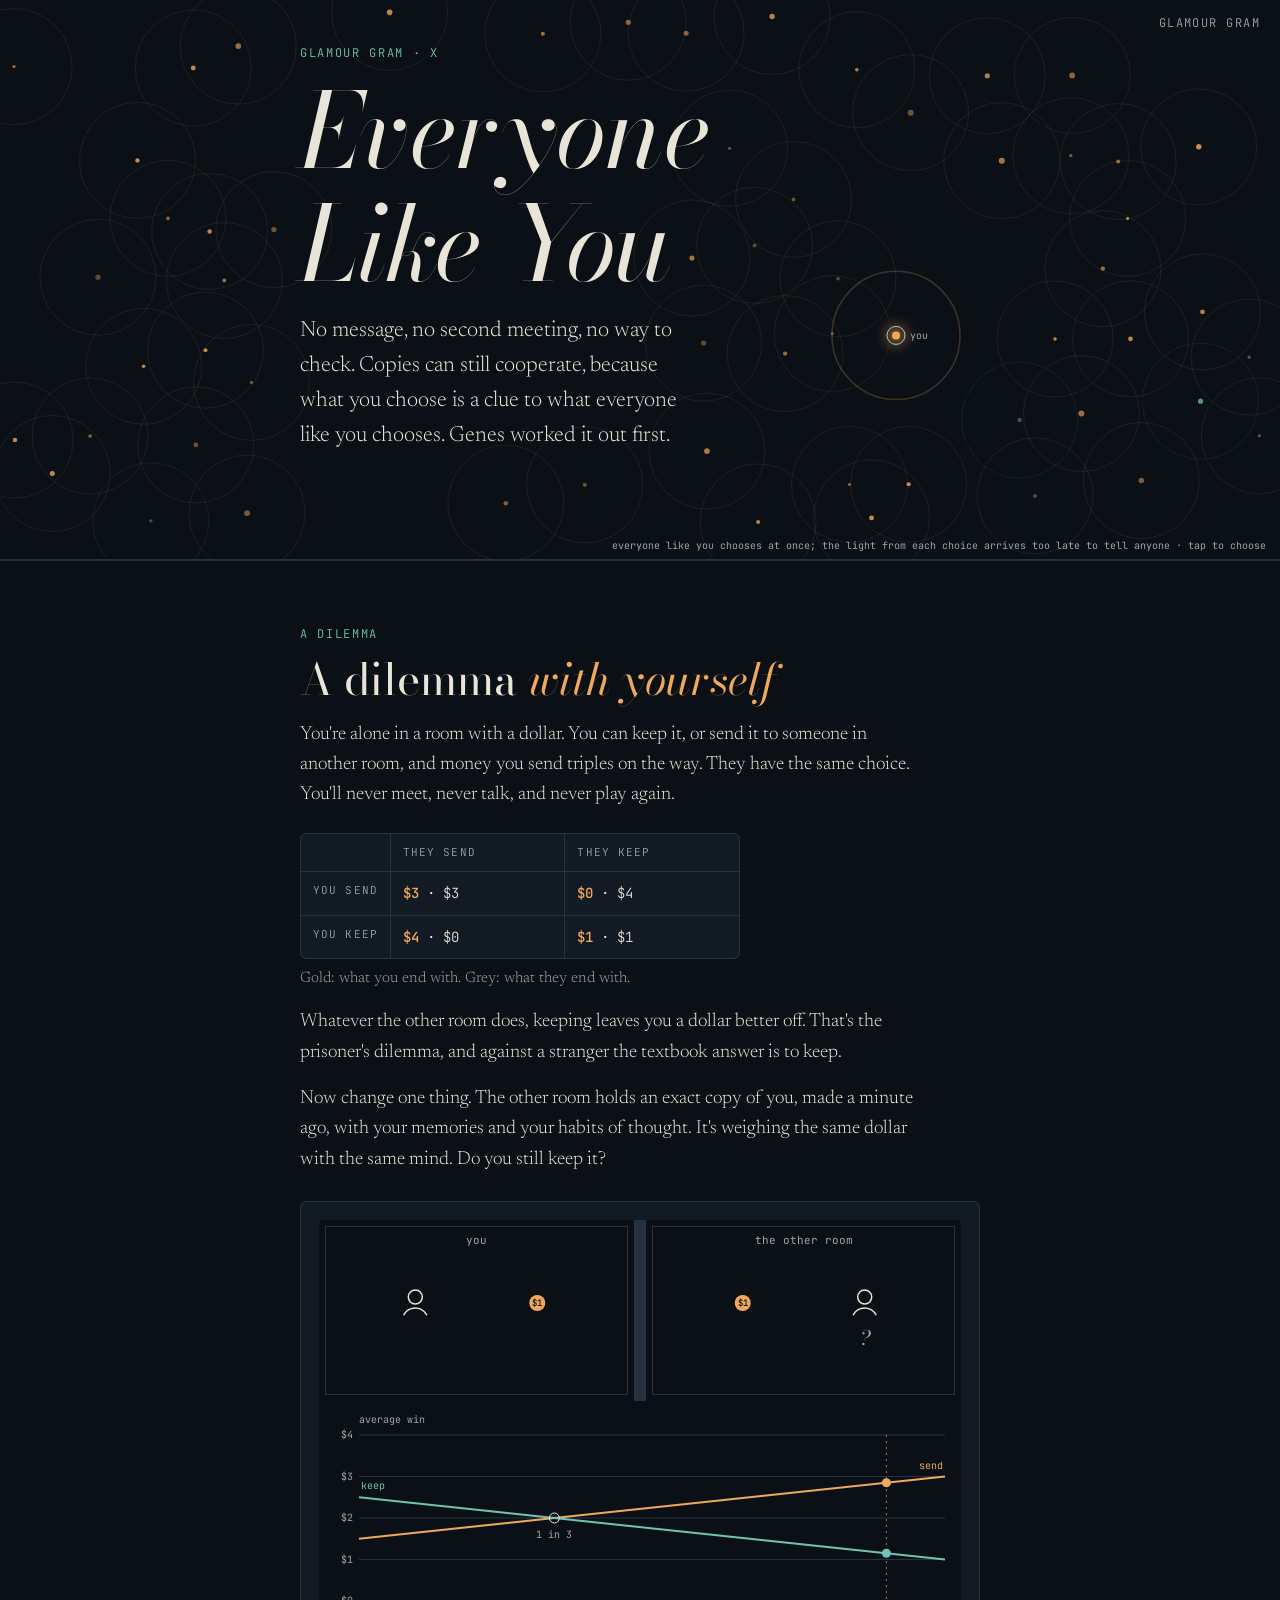
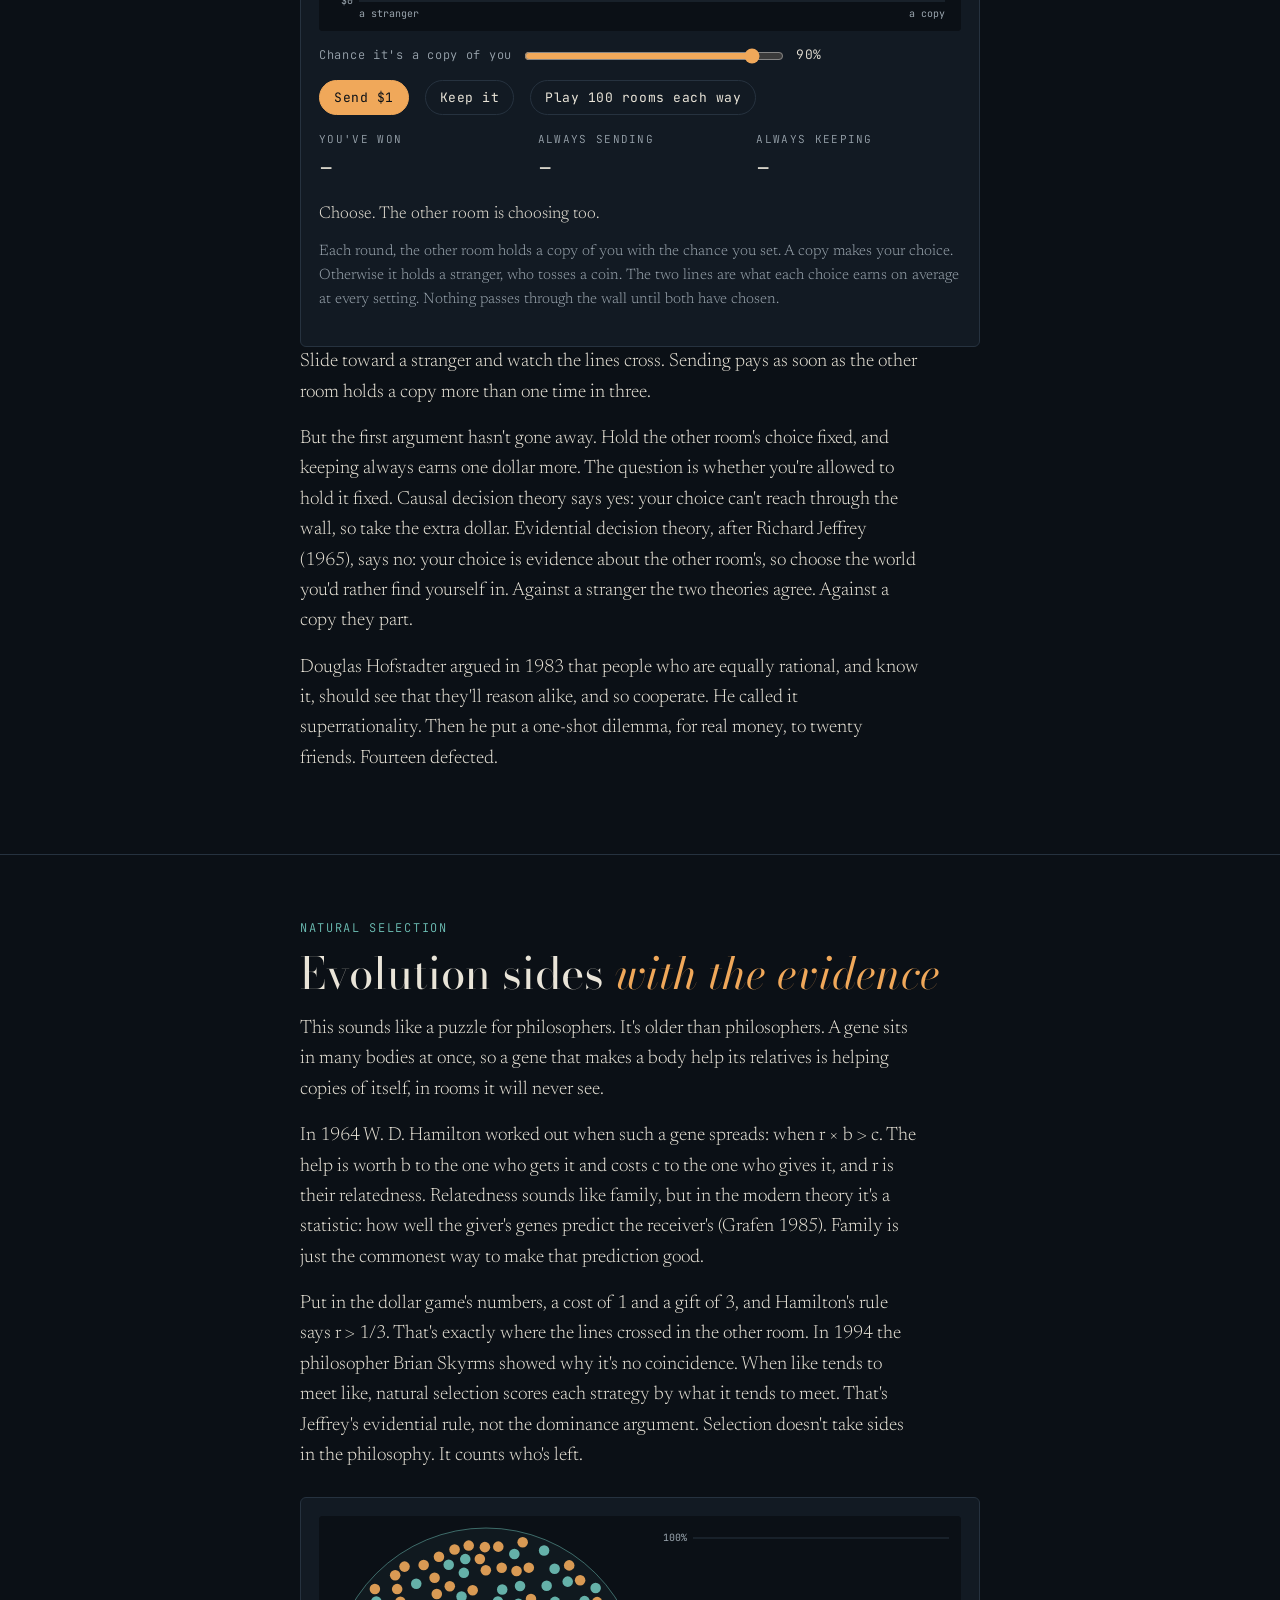
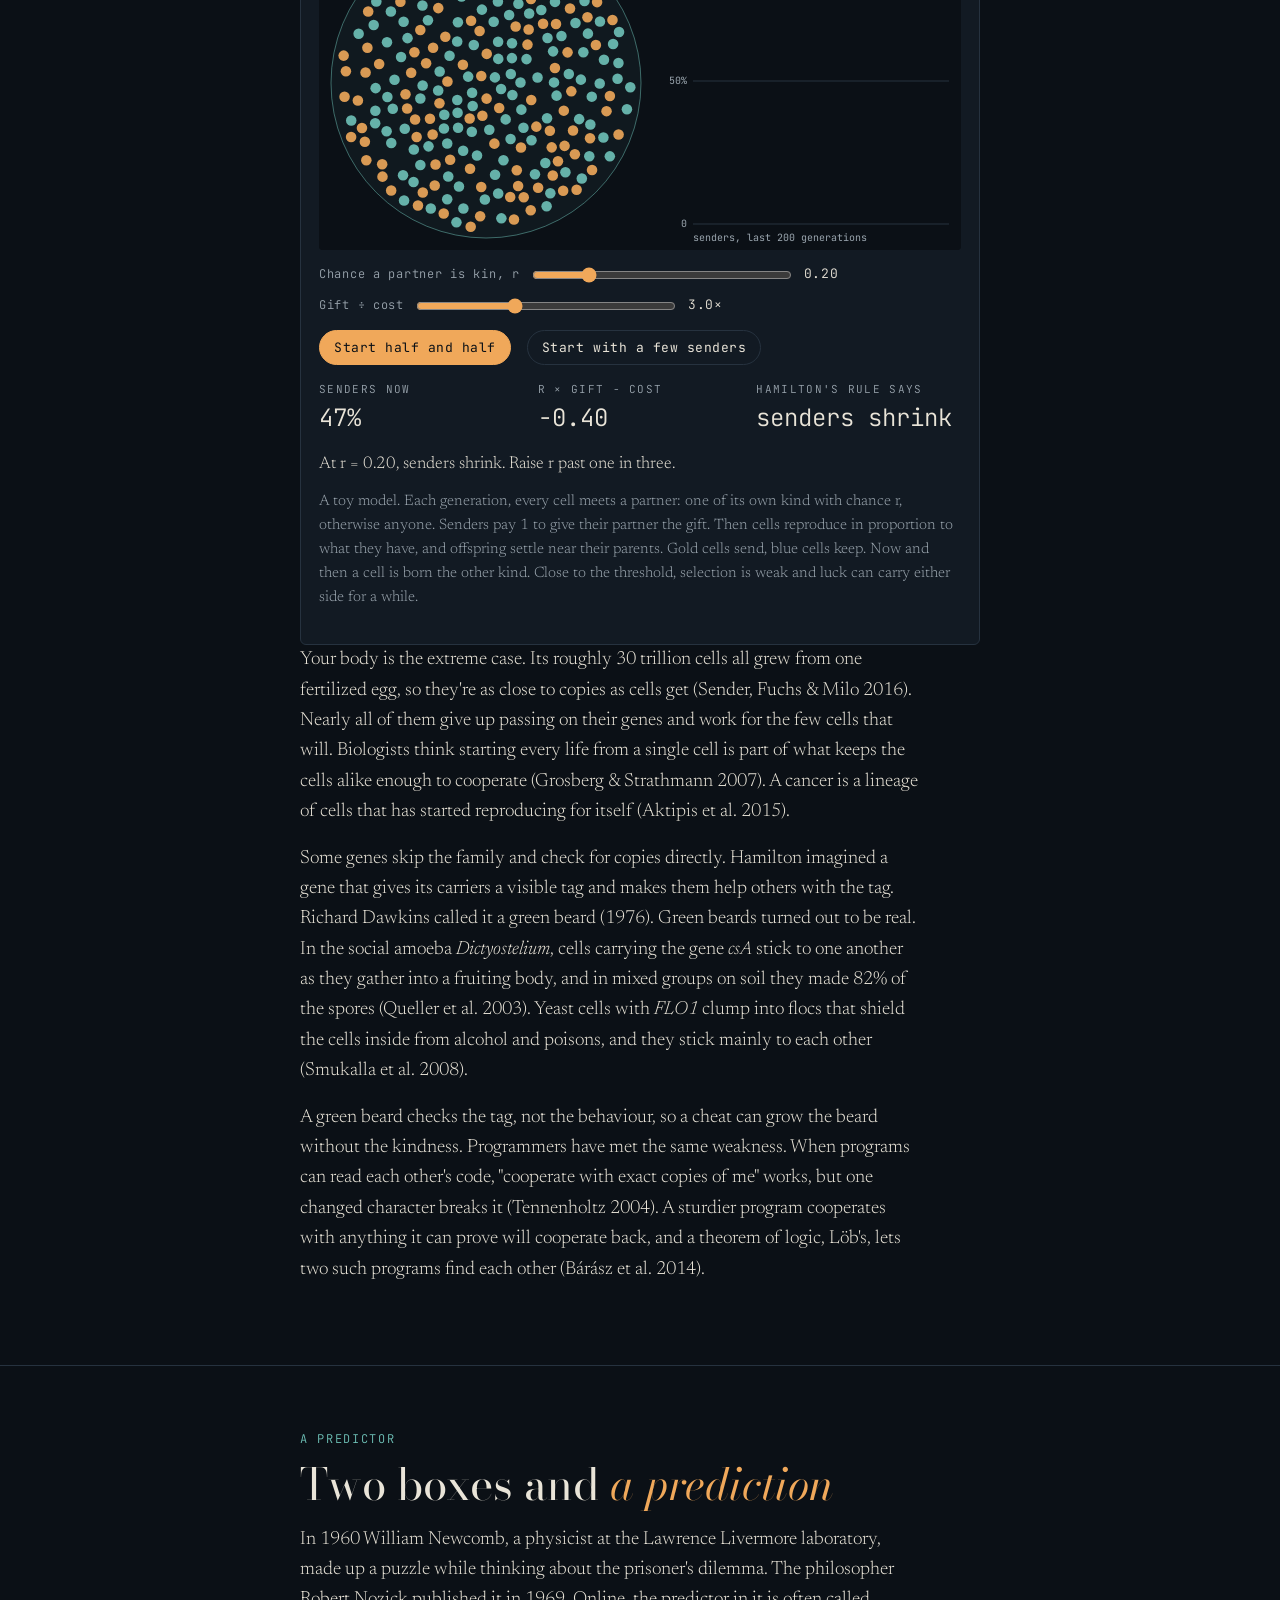
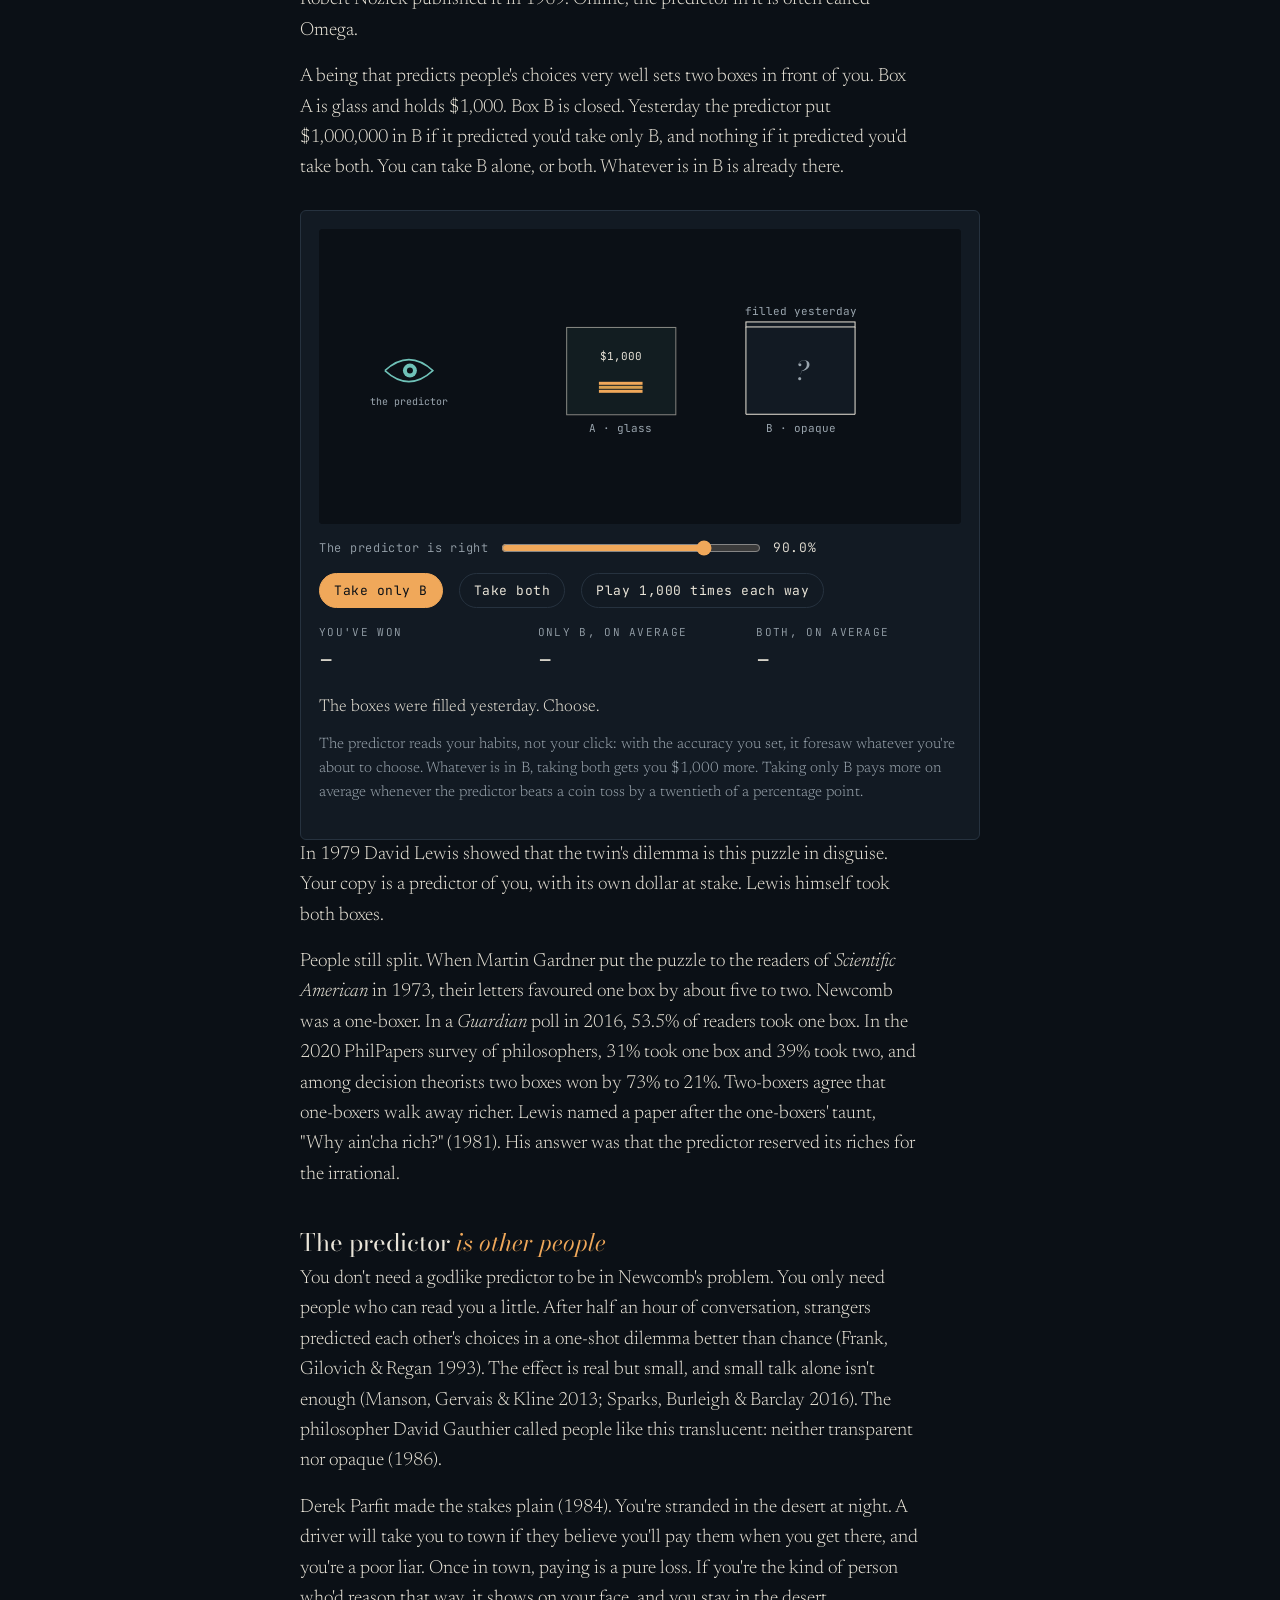
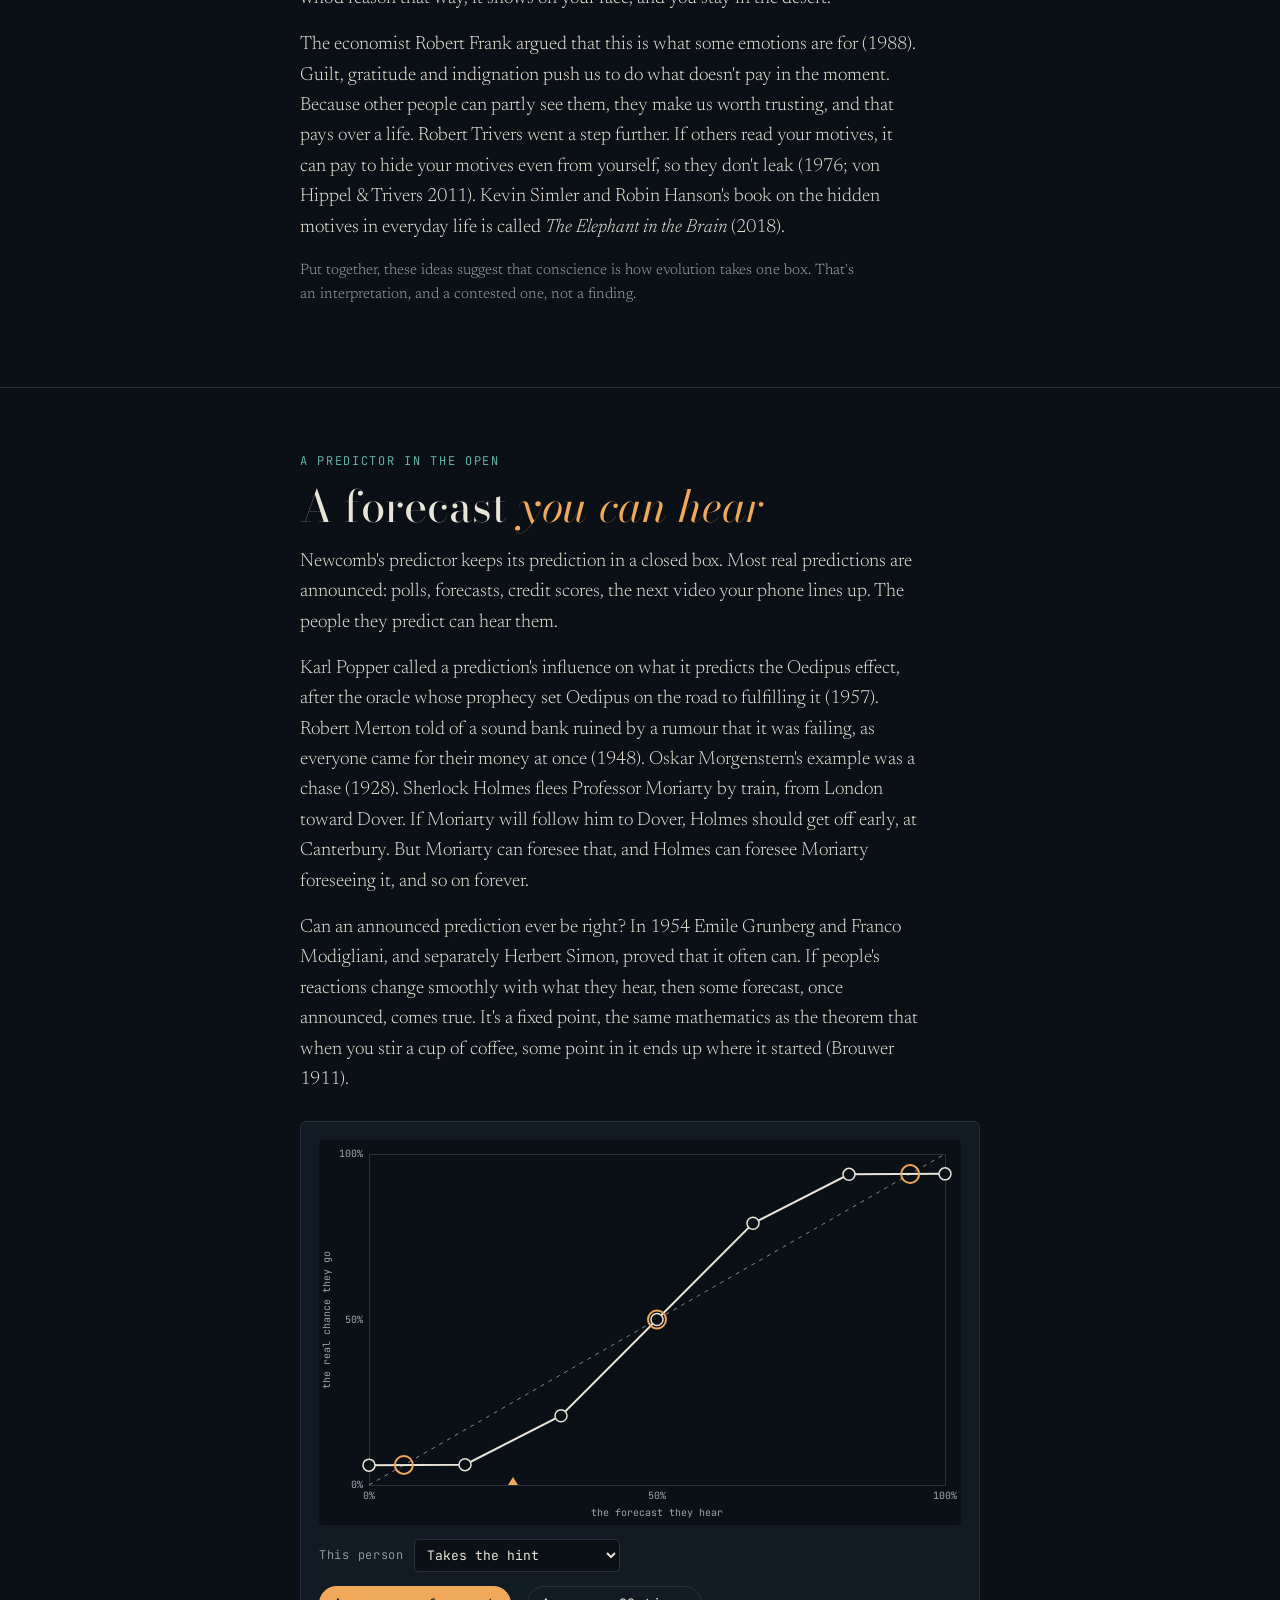
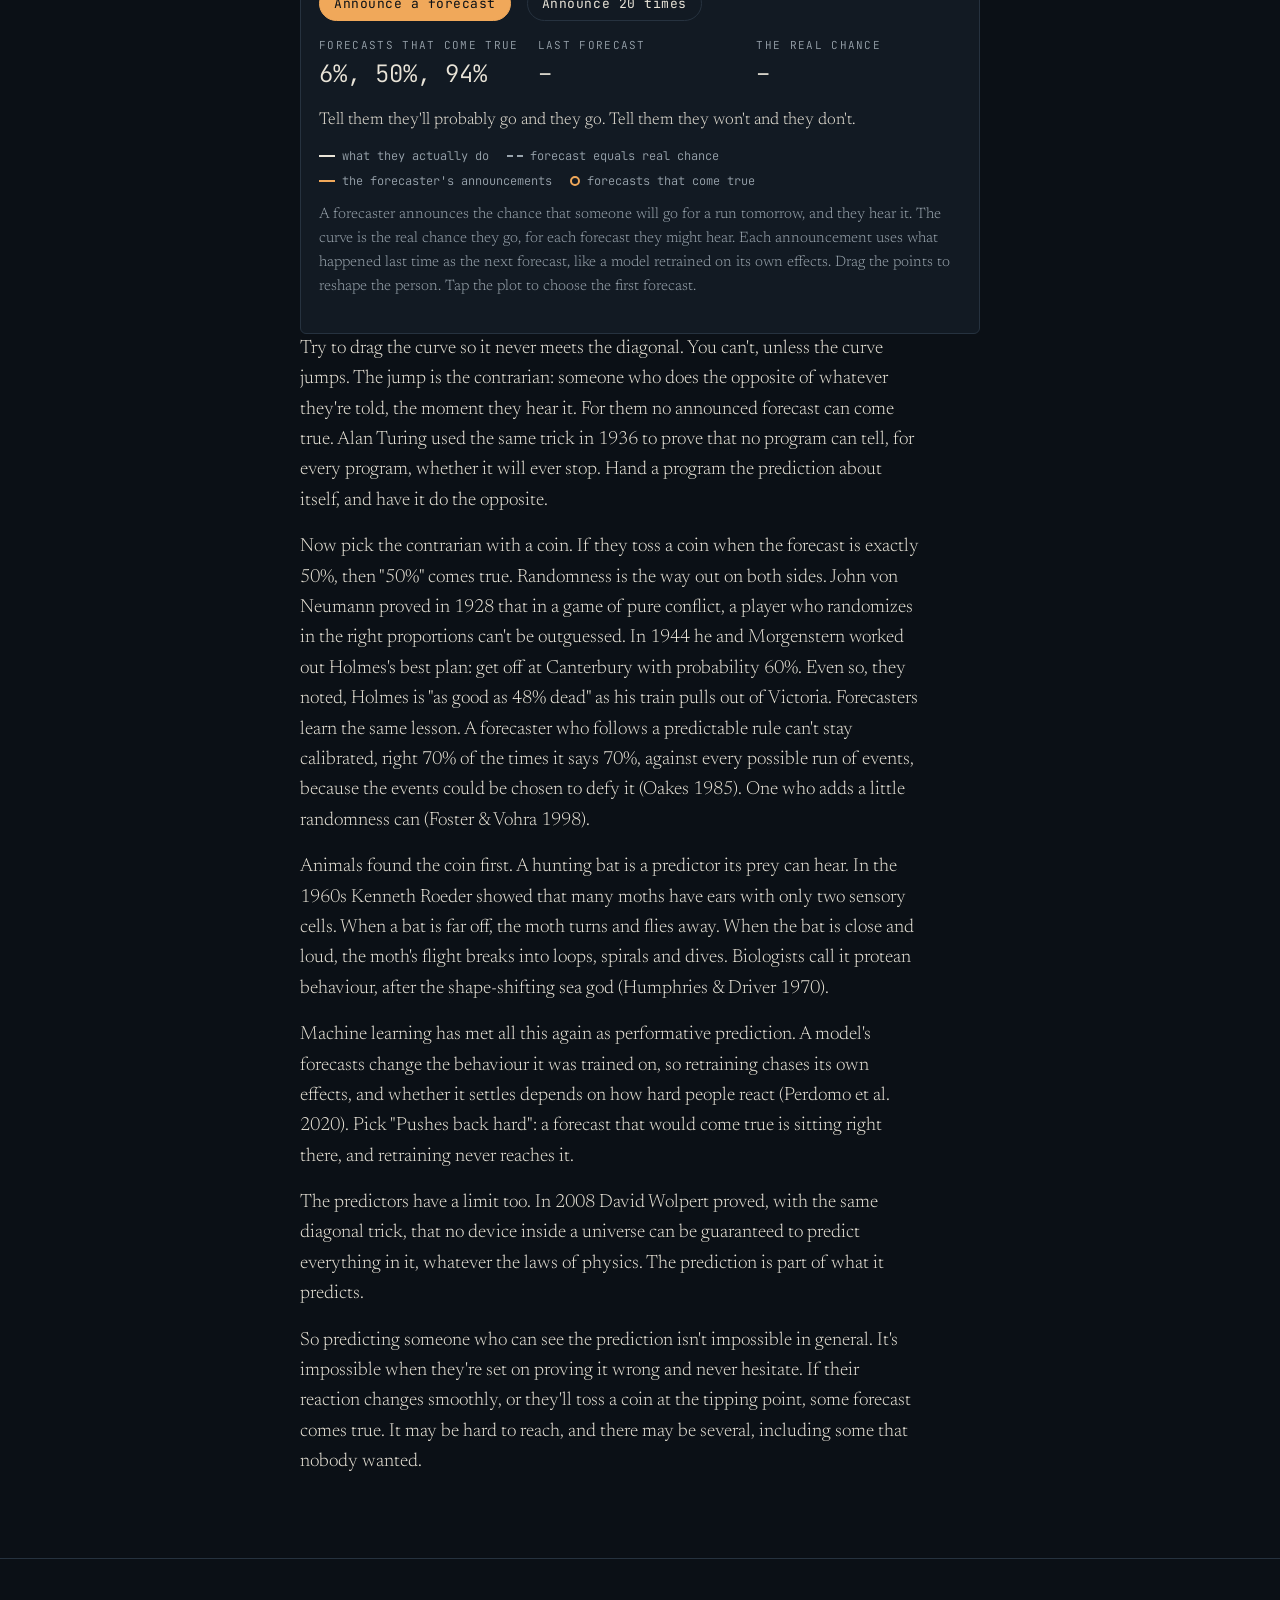
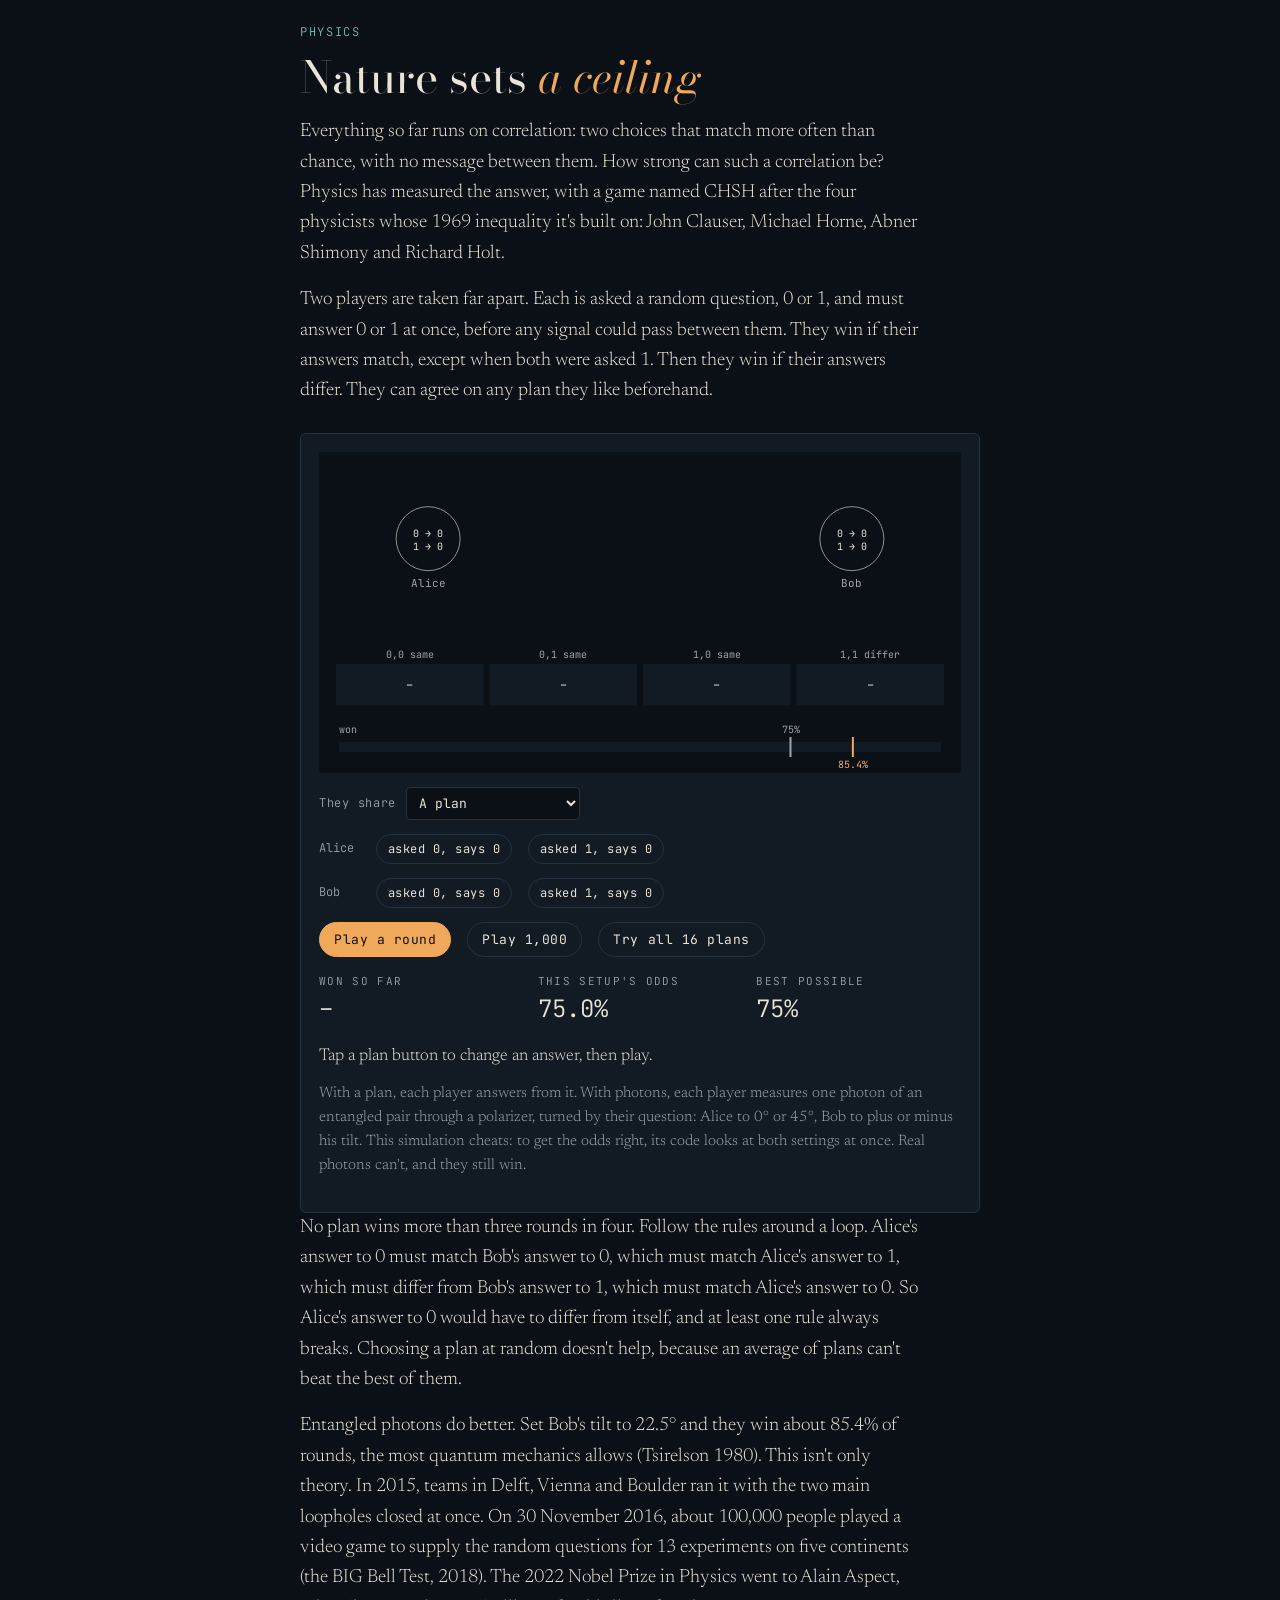
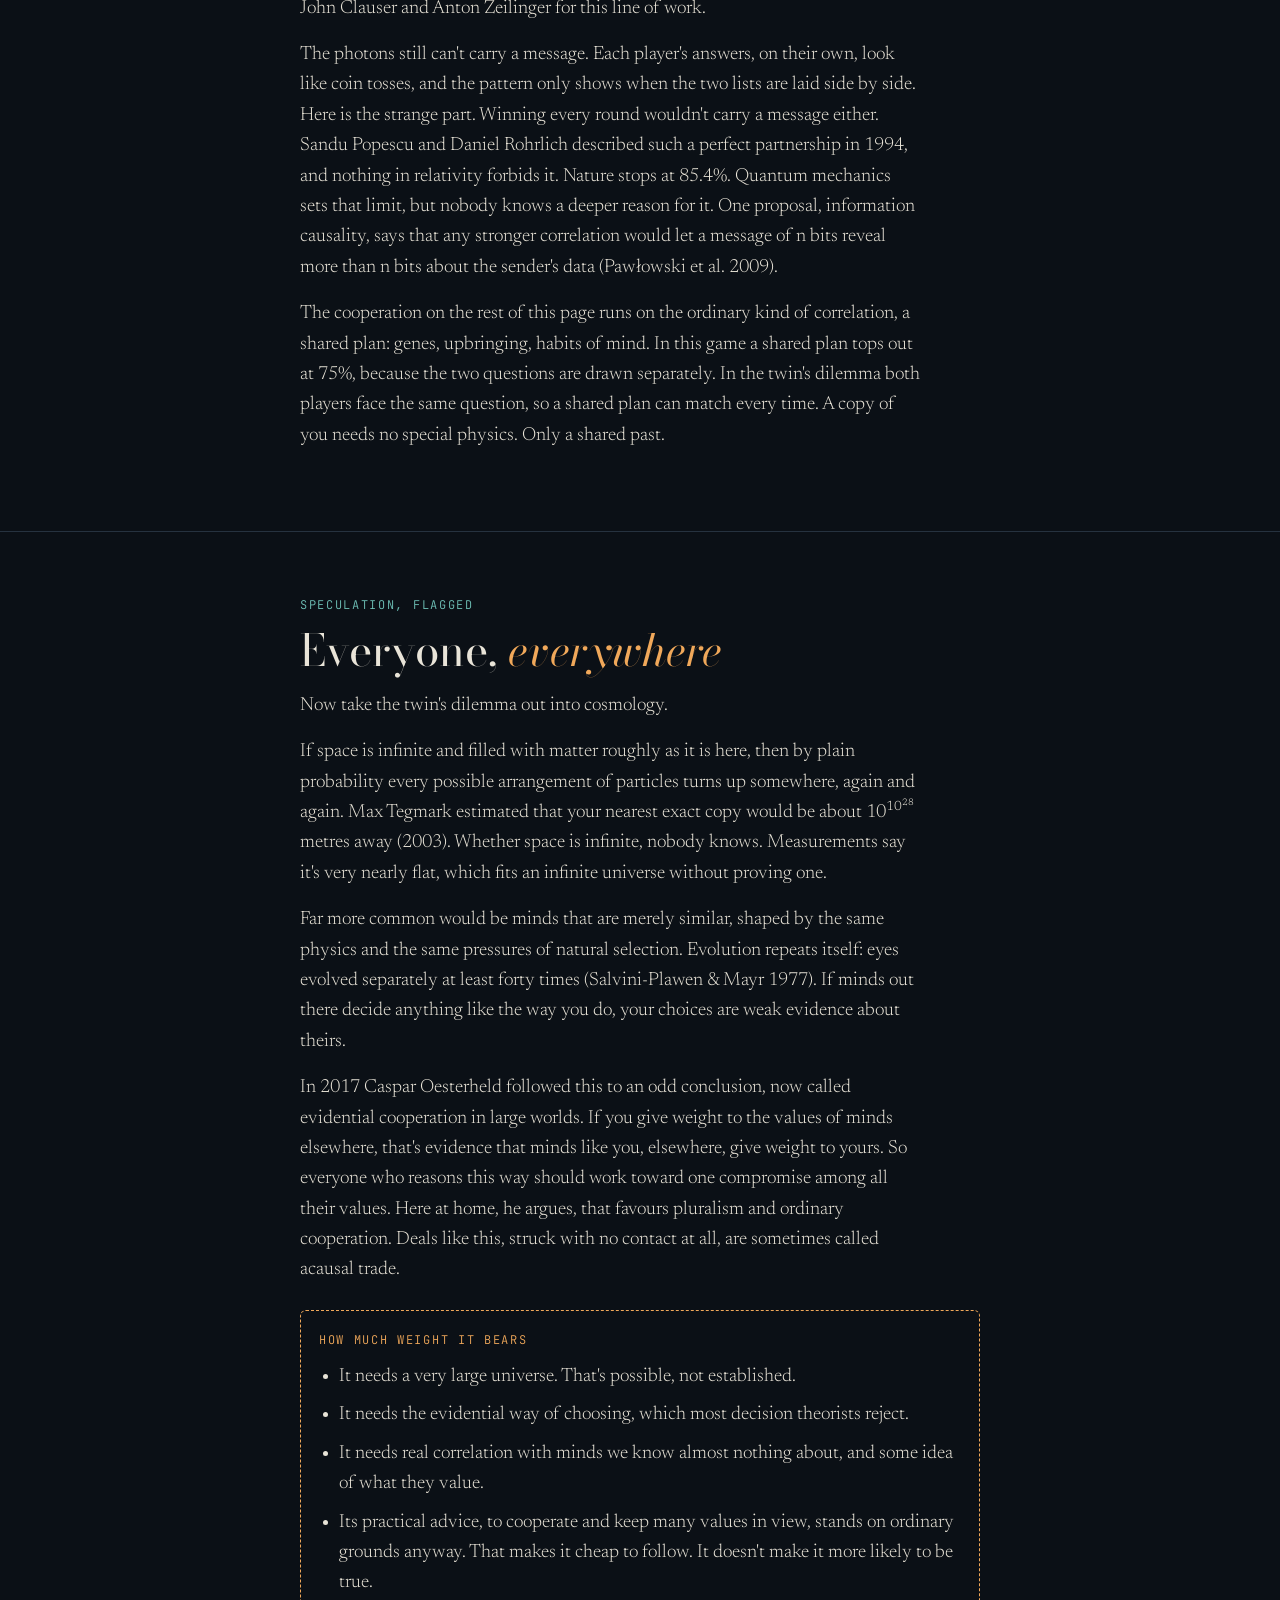
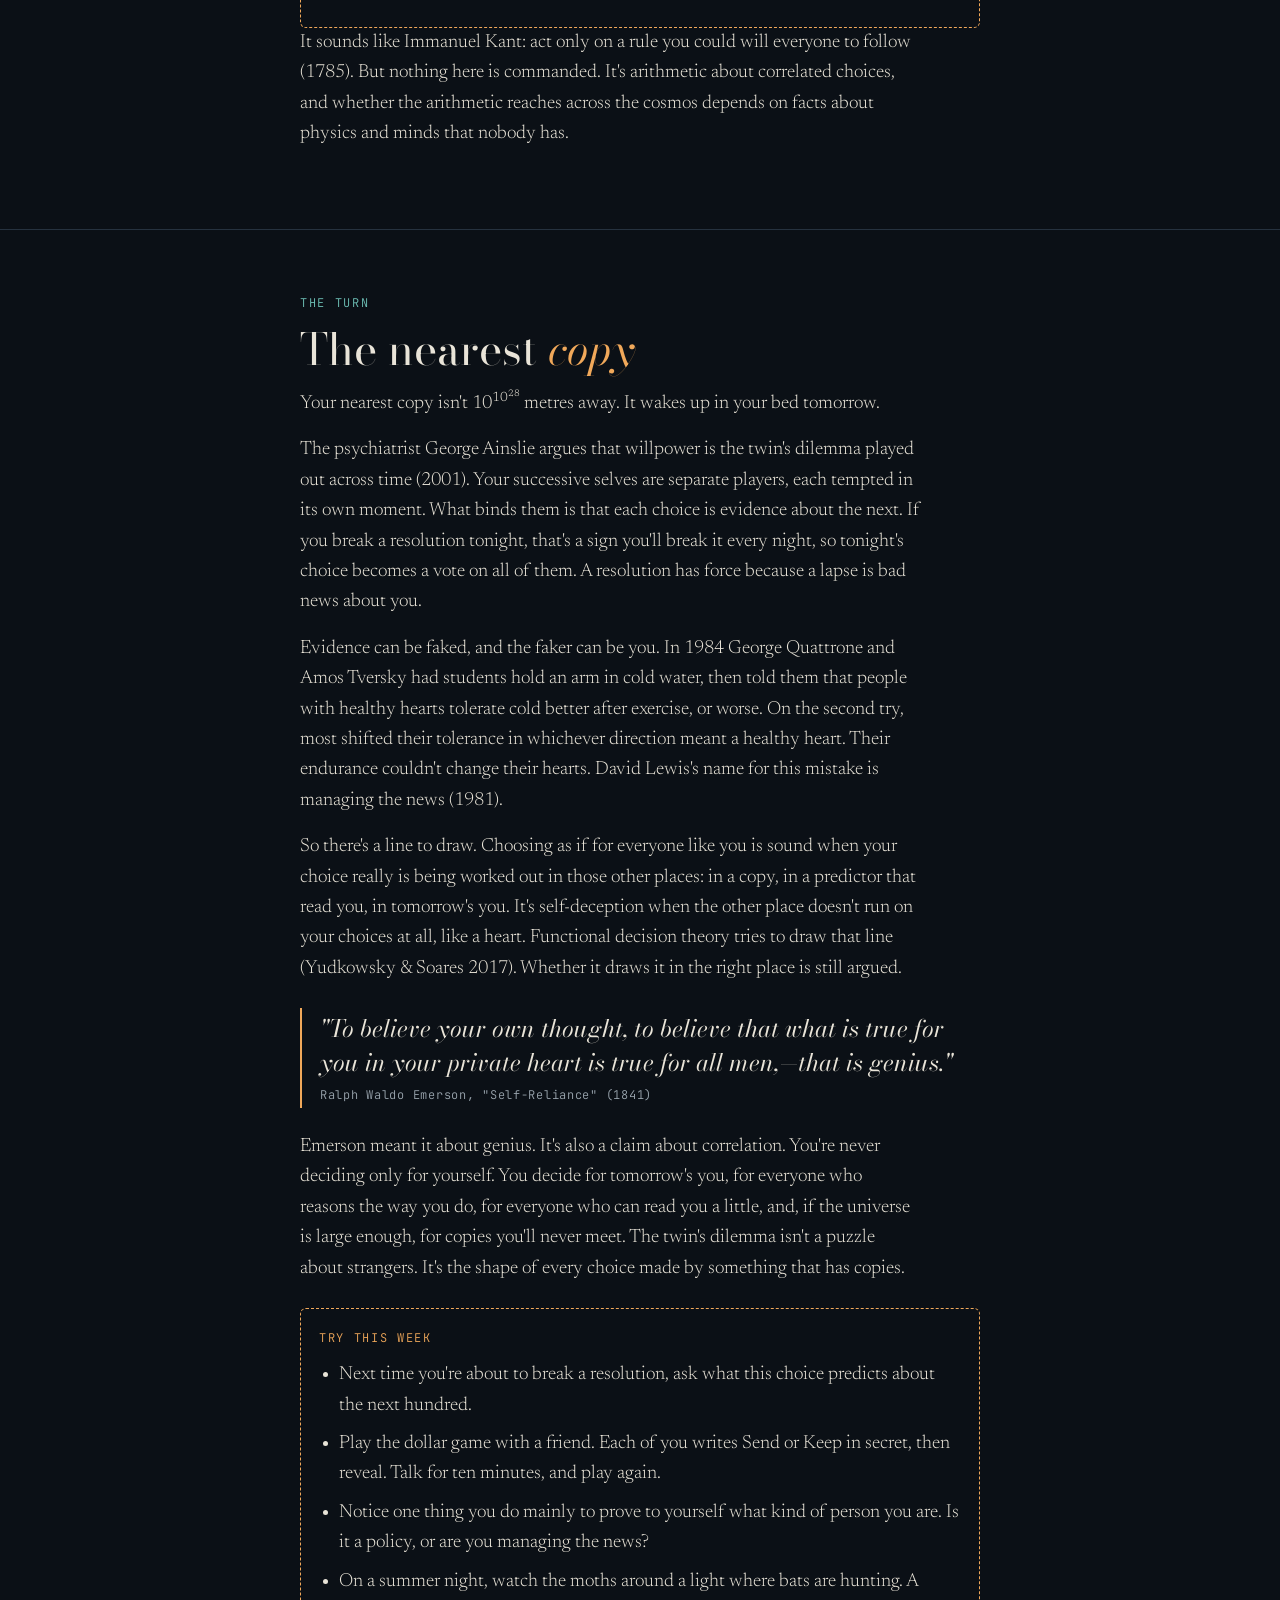
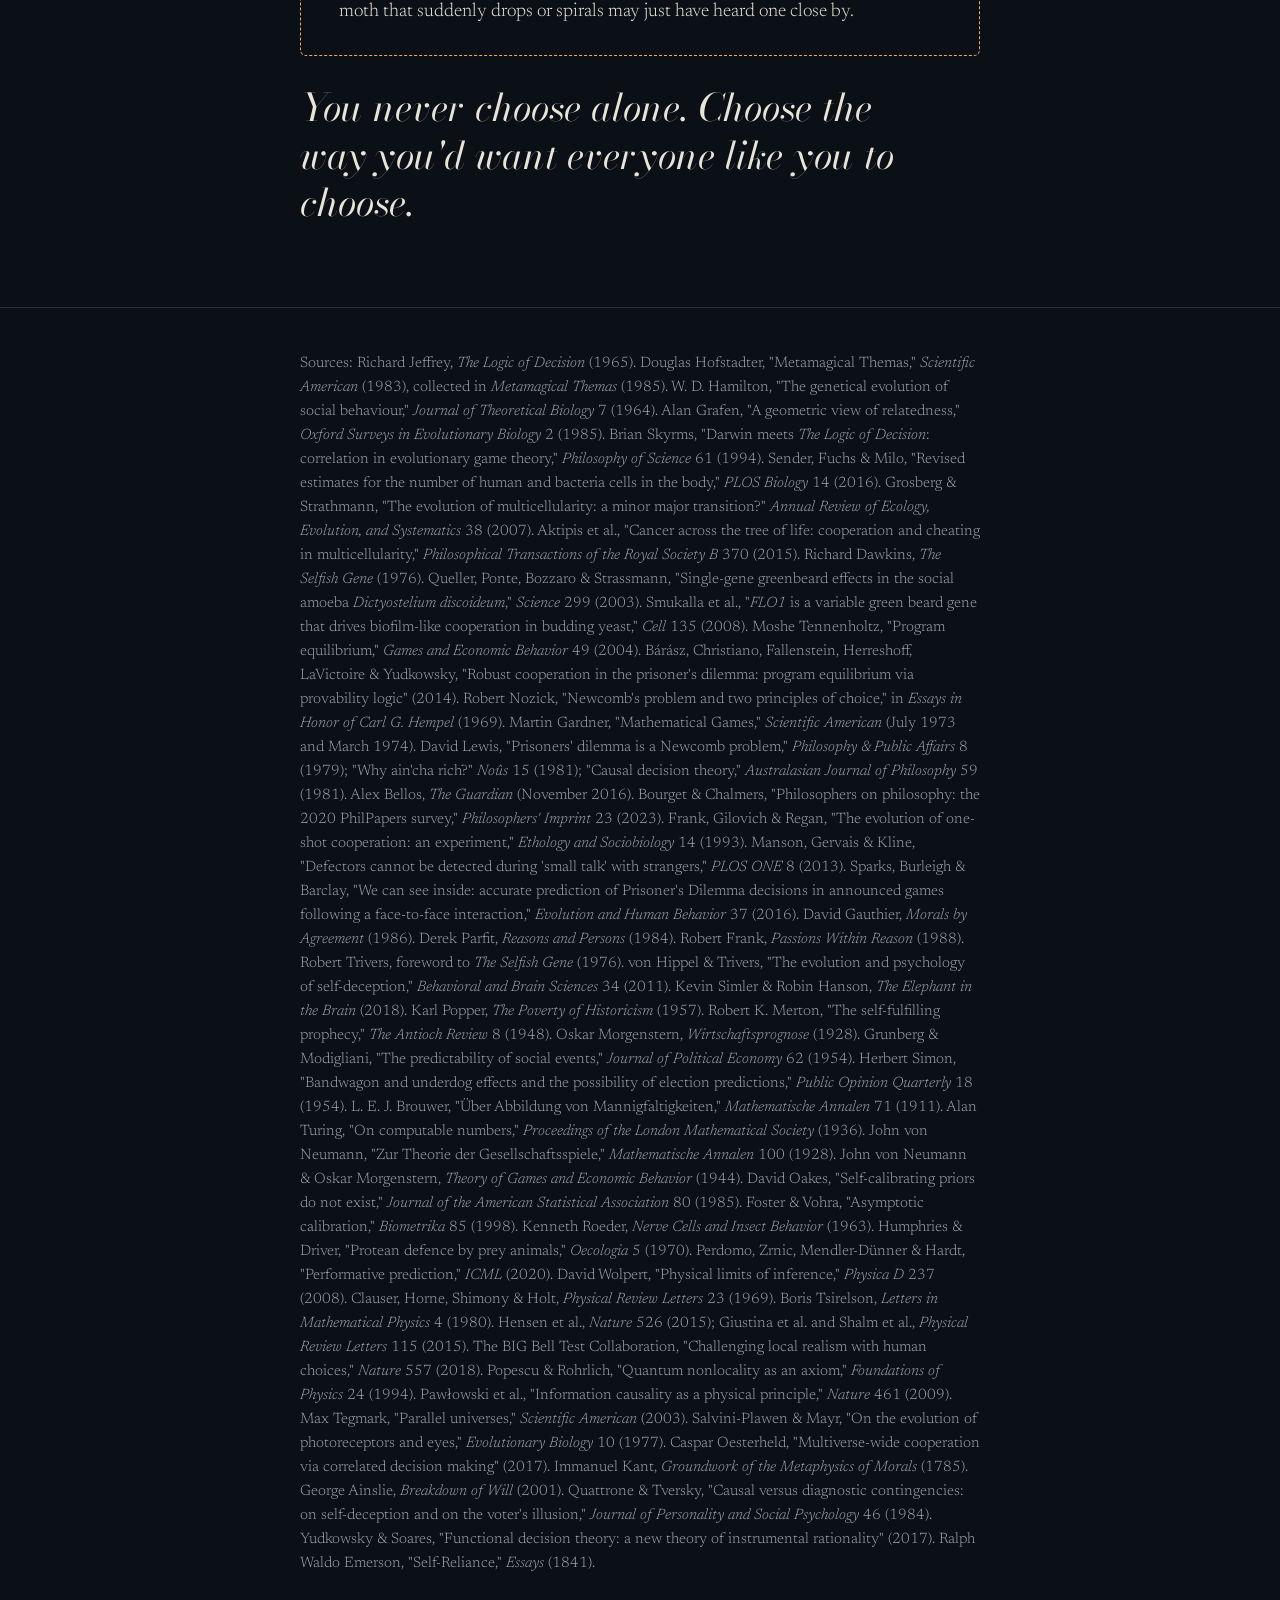
<file: everyone-like-you.html>
<!doctype html>
<html lang="en">
<head>
<meta charset="utf-8">
<meta name="viewport" content="width=device-width, initial-scale=1, viewport-fit=cover">
<meta name="theme-color" content="#0b1016">
<link rel="manifest" href="manifest.webmanifest">
<link rel="icon" href="icons/icon.svg" type="image/svg+xml">
<link rel="apple-touch-icon" href="icons/apple-touch-icon.png">
<meta name="apple-mobile-web-app-title" content="GlamGram">
<script>if("serviceWorker" in navigator) addEventListener("load", () => navigator.serviceWorker.register("sw.js"));</script>
<title>Everyone Like You · Glamour Gram</title>
<meta name="description" content="No message, no second meeting, no way to check. Copies can still cooperate, because what you choose is a clue to what everyone like you chooses. Play your twin and Newcomb's boxes, watch Hamilton's rule decide a dish, bend a forecast its subject can hear, and play the game physics caps at 85%.">
<link rel="preconnect" href="https://fonts.googleapis.com">
<link rel="preconnect" href="https://fonts.gstatic.com" crossorigin>
<link rel="stylesheet" href="https://fonts.googleapis.com/css2?family=Bodoni+Moda:ital,opsz,wght@0,6..96,400;1,6..96,400&family=Newsreader:ital,opsz,wght@0,6..72,300;1,6..72,300&family=JetBrains+Mono:wght@400;500&display=swap">
<link rel="stylesheet" href="glam.css">
<style>
/* Layout: the title is a field of copies that all choose at once, faster than light could tell them. Then a dilemma with your own copy, the same threshold in evolution, Newcomb's predictor and the people who read us, a forecast its subject can hear, the ceiling physics puts on agreeing without talking, copies across the cosmos (flagged), and the turn: the nearest copy is tomorrow's you. */
[hidden]{display:none!important}
.hero canvas{cursor:pointer}
.controls label{min-width:0;max-width:100%}
.controls select{min-width:0}
@media (max-width:420px){.controls select{font-size:12px;padding:6px 4px}}
blockquote{margin:24px 0;padding:4px 0 4px 18px;border-left:2px solid var(--dawn);font-family:var(--display);font-style:italic;font-size:clamp(20px,3vw,24px);line-height:1.4;max-width:58ch}
blockquote cite{display:block;margin-top:8px;font-family:var(--mono);font-style:normal;font-size:12px;letter-spacing:.06em;color:var(--mute)}
.say{font-size:17px;margin:14px 0 0;min-height:1.6em;max-width:none}
.legend{display:flex;flex-wrap:wrap;gap:6px 18px;margin-top:12px;font-family:var(--mono);font-size:12px;color:var(--mute)}
.legend i{display:inline-block;width:10px;height:10px;border-radius:50%;margin-right:7px;vertical-align:-1px}
.legend i.bar{border-radius:0;height:2px;width:16px;vertical-align:3px}
.legend i.dash{border-radius:0;height:0;width:16px;border-top:2px dashed var(--mute);vertical-align:3px}
.legend i.ring{background:transparent;border:2px solid var(--dawn)}
.callout ul{margin:0;padding-left:20px}
.callout li{margin-bottom:8px;max-width:62ch}
.note a{color:var(--sea)}
h3{margin-top:40px}
sup{line-height:0;font-size:.7em}
.pay{display:grid;grid-template-columns:auto 1fr 1fr;gap:1px;background:var(--line);border:1px solid var(--line);border-radius:6px;overflow:hidden;margin:22px 0 8px;max-width:440px;font-family:var(--mono);font-size:14px;font-variant-numeric:tabular-nums}
.pay > div{display:contents}
.pay > div > div{background:var(--deep);padding:10px 12px;min-width:0}
.pay .h{font-size:11px;letter-spacing:.1em;text-transform:uppercase;color:var(--mute)}
.pay b{color:var(--dawn);font-weight:500}
.plan{font-family:var(--mono);font-size:12px;color:var(--mute)}
.plan span{min-width:3.4em}
.plan button{padding:6px 11px;font-size:12px}
</style>
</head>
<body>
<header class="hero" aria-label="A field of small lights, each a copy of you in its own room. They all change colour in the same instant, and each sends out a ring of light that reaches no one in time.">
  <canvas id="heroCanvas"></canvas>
  <a class="home corner" href="./">Glamour Gram</a>
  <div class="hero-copy"><div class="wrap">
    <div class="eyebrow">Glamour Gram · X</div>
    <h1>Everyone Like You</h1>
    <p class="lede">No message, no second meeting, no way to check. Copies can still cooperate, because what you choose is a clue to what everyone like you chooses. Genes worked it out first.</p>
  </div></div>
</header>

<main>
<section id="twin"><div class="wrap">
  <div class="eyebrow">A dilemma</div>
  <h2>A dilemma <em>with yourself</em></h2>
  <p>You're alone in a room with a dollar. You can keep it, or send it to someone in another room, and money you send triples on the way. They have the same choice. You'll never meet, never talk, and never play again.</p>
  <div class="pay" role="table" aria-label="What each of you ends with">
    <div role="row" style="display:contents"><div></div><div class="h" role="columnheader">They send</div><div class="h" role="columnheader">They keep</div></div>
    <div role="row" style="display:contents"><div class="h" role="rowheader">You send</div><div role="cell"><b>$3</b> · $3</div><div role="cell"><b>$0</b> · $4</div></div>
    <div role="row" style="display:contents"><div class="h" role="rowheader">You keep</div><div role="cell"><b>$4</b> · $0</div><div role="cell"><b>$1</b> · $1</div></div>
  </div>
  <p class="note">Gold: what you end with. Grey: what they end with.</p>
  <p>Whatever the other room does, keeping leaves you a dollar better off. That's the prisoner's dilemma, and against a stranger the textbook answer is to keep.</p>
  <p>Now change one thing. The other room holds an exact copy of you, made a minute ago, with your memories and your habits of thought. It's weighing the same dollar with the same mind. Do you still keep it?</p>
  <div class="instrument">
    <canvas id="roomCanvas" aria-label="Two rooms with a wall between them, you in one and the other player in the other. Below, a chart of what sending and keeping earn on average, against the chance that the other room holds a copy of you."></canvas>
    <div class="controls">
      <label>Chance it's a copy of you <input type="range" id="roomR" min="0" max="100" value="90"> <output id="roomROut">90%</output></label>
    </div>
    <div class="controls">
      <button type="button" class="primary" id="roomSend">Send $1</button>
      <button type="button" id="roomKeep">Keep it</button>
      <button type="button" id="roomMany">Play 100 rooms each way</button>
    </div>
    <div class="readout">
      <div><div class="k">You've won</div><div class="v" id="roomTotal">–</div></div>
      <div><div class="k">Always sending</div><div class="v" id="roomSendAvg">–</div></div>
      <div><div class="k">Always keeping</div><div class="v" id="roomKeepAvg">–</div></div>
    </div>
    <p class="say" id="roomSay" aria-live="polite">Choose. The other room is choosing too.</p>
    <p class="caption">Each round, the other room holds a copy of you with the chance you set. A copy makes your choice. Otherwise it holds a stranger, who tosses a coin. The two lines are what each choice earns on average at every setting. Nothing passes through the wall until both have chosen.</p>
  </div>
  <p>Slide toward a stranger and watch the lines cross. Sending pays as soon as the other room holds a copy more than one time in three.</p>
  <p>But the first argument hasn't gone away. Hold the other room's choice fixed, and keeping always earns one dollar more. The question is whether you're allowed to hold it fixed. Causal decision theory says yes: your choice can't reach through the wall, so take the extra dollar. Evidential decision theory, after Richard Jeffrey (1965), says no: your choice is evidence about the other room's, so choose the world you'd rather find yourself in. Against a stranger the two theories agree. Against a copy they part.</p>
  <p>Douglas Hofstadter argued in 1983 that people who are equally rational, and know it, should see that they'll reason alike, and so cooperate. He called it superrationality. Then he put a one-shot dilemma, for real money, to twenty friends. Fourteen defected.</p>
</div></section>

<section id="evolution"><div class="wrap">
  <div class="eyebrow">Natural selection</div>
  <h2>Evolution sides <em>with the evidence</em></h2>
  <p>This sounds like a puzzle for philosophers. It's older than philosophers. A gene sits in many bodies at once, so a gene that makes a body help its relatives is helping copies of itself, in rooms it will never see.</p>
  <p>In 1964 W. D. Hamilton worked out when such a gene spreads: when r × b &gt; c. The help is worth b to the one who gets it and costs c to the one who gives it, and r is their relatedness. Relatedness sounds like family, but in the modern theory it's a statistic: how well the giver's genes predict the receiver's (Grafen 1985). Family is just the commonest way to make that prediction good.</p>
  <p>Put in the dollar game's numbers, a cost of 1 and a gift of 3, and Hamilton's rule says r &gt; 1/3. That's exactly where the lines crossed in the other room. In 1994 the philosopher Brian Skyrms showed why it's no coincidence. When like tends to meet like, natural selection scores each strategy by what it tends to meet. That's Jeffrey's evidential rule, not the dominance argument. Selection doesn't take sides in the philosophy. It counts who's left.</p>
  <div class="instrument">
    <canvas id="dishCanvas" aria-label="A dish of cells, gold for senders and blue for keepers, with lines to the partners they meet. Beside it, a chart of the share of senders over the last two hundred generations."></canvas>
    <div class="controls">
      <label>Chance a partner is kin, r <input type="range" id="dishR" min="0" max="100" value="20"> <output id="dishROut">0.20</output></label>
      <label>Gift ÷ cost <input type="range" id="dishB" min="12" max="60" value="30"> <output id="dishBOut">3.0×</output></label>
    </div>
    <div class="controls">
      <button type="button" class="primary" id="dishHalf">Start half and half</button>
      <button type="button" id="dishFew">Start with a few senders</button>
    </div>
    <div class="readout">
      <div><div class="k">Senders now</div><div class="v" id="dishShare">–</div></div>
      <div><div class="k">r × gift − cost</div><div class="v" id="dishRule">–</div></div>
      <div><div class="k">Hamilton's rule says</div><div class="v" id="dishVerdict">–</div></div>
    </div>
    <p class="say" id="dishSay" aria-live="polite">At r = 0.20, senders shrink. Raise r past one in three.</p>
    <p class="caption">A toy model. Each generation, every cell meets a partner: one of its own kind with chance r, otherwise anyone. Senders pay 1 to give their partner the gift. Then cells reproduce in proportion to what they have, and offspring settle near their parents. Gold cells send, blue cells keep. Now and then a cell is born the other kind. Close to the threshold, selection is weak and luck can carry either side for a while.</p>
  </div>
  <p>Your body is the extreme case. Its roughly 30 trillion cells all grew from one fertilized egg, so they're as close to copies as cells get (Sender, Fuchs &amp; Milo 2016). Nearly all of them give up passing on their genes and work for the few cells that will. Biologists think starting every life from a single cell is part of what keeps the cells alike enough to cooperate (Grosberg &amp; Strathmann 2007). A cancer is a lineage of cells that has started reproducing for itself (Aktipis et al. 2015).</p>
  <p>Some genes skip the family and check for copies directly. Hamilton imagined a gene that gives its carriers a visible tag and makes them help others with the tag. Richard Dawkins called it a green beard (1976). Green beards turned out to be real. In the social amoeba <i>Dictyostelium</i>, cells carrying the gene <i>csA</i> stick to one another as they gather into a fruiting body, and in mixed groups on soil they made 82% of the spores (Queller et al. 2003). Yeast cells with <i>FLO1</i> clump into flocs that shield the cells inside from alcohol and poisons, and they stick mainly to each other (Smukalla et al. 2008).</p>
  <p>A green beard checks the tag, not the behaviour, so a cheat can grow the beard without the kindness. Programmers have met the same weakness. When programs can read each other's code, "cooperate with exact copies of me" works, but one changed character breaks it (Tennenholtz 2004). A sturdier program cooperates with anything it can prove will cooperate back, and a theorem of logic, Löb's, lets two such programs find each other (Bárász et al. 2014).</p>
</div></section>

<section id="omega"><div class="wrap">
  <div class="eyebrow">A predictor</div>
  <h2>Two boxes and <em>a prediction</em></h2>
  <p>In 1960 William Newcomb, a physicist at the Lawrence Livermore laboratory, made up a puzzle while thinking about the prisoner's dilemma. The philosopher Robert Nozick published it in 1969. Online, the predictor in it is often called Omega.</p>
  <p>A being that predicts people's choices very well sets two boxes in front of you. Box A is glass and holds $1,000. Box B is closed. Yesterday the predictor put $1,000,000 in B if it predicted you'd take only B, and nothing if it predicted you'd take both. You can take B alone, or both. Whatever is in B is already there.</p>
  <div class="instrument">
    <canvas id="boxCanvas" aria-label="The predictor, drawn as an eye, beside two boxes: a glass box holding a thousand dollars and a closed box that opens when you choose."></canvas>
    <div class="controls">
      <label>The predictor is right <input type="range" id="boxAcc" min="500" max="1000" step="5" value="900"> <output id="boxAccOut">90.0%</output></label>
    </div>
    <div class="controls">
      <button type="button" class="primary" id="boxOne">Take only B</button>
      <button type="button" id="boxBoth">Take both</button>
      <button type="button" id="boxMany">Play 1,000 times each way</button>
    </div>
    <div class="readout">
      <div><div class="k">You've won</div><div class="v" id="boxTotal">–</div></div>
      <div><div class="k">Only B, on average</div><div class="v" id="boxOneAvg">–</div></div>
      <div><div class="k">Both, on average</div><div class="v" id="boxBothAvg">–</div></div>
    </div>
    <p class="say" id="boxSay" aria-live="polite">The boxes were filled yesterday. Choose.</p>
    <p class="caption">The predictor reads your habits, not your click: with the accuracy you set, it foresaw whatever you're about to choose. Whatever is in B, taking both gets you $1,000 more. Taking only B pays more on average whenever the predictor beats a coin toss by a twentieth of a percentage point.</p>
  </div>
  <p>In 1979 David Lewis showed that the twin's dilemma is this puzzle in disguise. Your copy is a predictor of you, with its own dollar at stake. Lewis himself took both boxes.</p>
  <p>People still split. When Martin Gardner put the puzzle to the readers of <i>Scientific American</i> in 1973, their letters favoured one box by about five to two. Newcomb was a one-boxer. In a <i>Guardian</i> poll in 2016, 53.5% of readers took one box. In the 2020 PhilPapers survey of philosophers, 31% took one box and 39% took two, and among decision theorists two boxes won by 73% to 21%. Two-boxers agree that one-boxers walk away richer. Lewis named a paper after the one-boxers' taunt, "Why ain'cha rich?" (1981). His answer was that the predictor reserved its riches for the irrational.</p>
  <h3>The predictor <em>is other people</em></h3>
  <p>You don't need a godlike predictor to be in Newcomb's problem. You only need people who can read you a little. After half an hour of conversation, strangers predicted each other's choices in a one-shot dilemma better than chance (Frank, Gilovich &amp; Regan 1993). The effect is real but small, and small talk alone isn't enough (Manson, Gervais &amp; Kline 2013; Sparks, Burleigh &amp; Barclay 2016). The philosopher David Gauthier called people like this translucent: neither transparent nor opaque (1986).</p>
  <p>Derek Parfit made the stakes plain (1984). You're stranded in the desert at night. A driver will take you to town if they believe you'll pay them when you get there, and you're a poor liar. Once in town, paying is a pure loss. If you're the kind of person who'd reason that way, it shows on your face, and you stay in the desert.</p>
  <p>The economist Robert Frank argued that this is what some emotions are for (1988). Guilt, gratitude and indignation push us to do what doesn't pay in the moment. Because other people can partly see them, they make us worth trusting, and that pays over a life. Robert Trivers went a step further. If others read your motives, it can pay to hide your motives even from yourself, so they don't leak (1976; von Hippel &amp; Trivers 2011). Kevin Simler and Robin Hanson's book on the hidden motives in everyday life is called <i>The Elephant in the Brain</i> (2018).</p>
  <p class="note">Put together, these ideas suggest that conscience is how evolution takes one box. That's an interpretation, and a contested one, not a finding.</p>
</div></section>

<section id="forecast"><div class="wrap">
  <div class="eyebrow">A predictor in the open</div>
  <h2>A forecast <em>you can hear</em></h2>
  <p>Newcomb's predictor keeps its prediction in a closed box. Most real predictions are announced: polls, forecasts, credit scores, the next video your phone lines up. The people they predict can hear them.</p>
  <p>Karl Popper called a prediction's influence on what it predicts the Oedipus effect, after the oracle whose prophecy set Oedipus on the road to fulfilling it (1957). Robert Merton told of a sound bank ruined by a rumour that it was failing, as everyone came for their money at once (1948). Oskar Morgenstern's example was a chase (1928). Sherlock Holmes flees Professor Moriarty by train, from London toward Dover. If Moriarty will follow him to Dover, Holmes should get off early, at Canterbury. But Moriarty can foresee that, and Holmes can foresee Moriarty foreseeing it, and so on forever.</p>
  <p>Can an announced prediction ever be right? In 1954 Emile Grunberg and Franco Modigliani, and separately Herbert Simon, proved that it often can. If people's reactions change smoothly with what they hear, then some forecast, once announced, comes true. It's a fixed point, the same mathematics as the theorem that when you stir a cup of coffee, some point in it ends up where it started (Brouwer 1911).</p>
  <div class="instrument">
    <canvas id="fcCanvas" aria-label="A plot. Across: the forecast a person hears. Up: the real chance they then go for a run. A dashed diagonal marks forecasts that come true, and gold steps trace a forecaster announcing again and again."></canvas>
    <div class="controls">
      <label>This person
        <select id="fcWho">
          <option value="hint">Takes the hint</option>
          <option value="ignore">Ignores it</option>
          <option value="push">Pushes back a little</option>
          <option value="shove">Pushes back hard</option>
          <option value="contrary">Does the opposite</option>
          <option value="coin">Opposite, coin at 50%</option>
        </select>
      </label>
    </div>
    <div class="controls">
      <button type="button" class="primary" id="fcStep">Announce a forecast</button>
      <button type="button" id="fcRun">Announce 20 times</button>
    </div>
    <div class="readout">
      <div><div class="k">Forecasts that come true</div><div class="v" id="fcFixed">–</div></div>
      <div><div class="k">Last forecast</div><div class="v" id="fcLast">–</div></div>
      <div><div class="k">The real chance</div><div class="v" id="fcReal">–</div></div>
    </div>
    <p class="say" id="fcSay" aria-live="polite">Tell them they'll probably go and they go. Tell them they won't and they don't.</p>
    <div class="legend"><span><i class="bar" style="background:var(--ink)"></i>what they actually do</span><span><i class="dash"></i>forecast equals real chance</span><span><i class="bar" style="background:var(--dawn)"></i>the forecaster's announcements</span><span><i class="ring"></i>forecasts that come true</span></div>
    <p class="caption">A forecaster announces the chance that someone will go for a run tomorrow, and they hear it. The curve is the real chance they go, for each forecast they might hear. Each announcement uses what happened last time as the next forecast, like a model retrained on its own effects. Drag the points to reshape the person. Tap the plot to choose the first forecast.</p>
  </div>
  <p>Try to drag the curve so it never meets the diagonal. You can't, unless the curve jumps. The jump is the contrarian: someone who does the opposite of whatever they're told, the moment they hear it. For them no announced forecast can come true. Alan Turing used the same trick in 1936 to prove that no program can tell, for every program, whether it will ever stop. Hand a program the prediction about itself, and have it do the opposite.</p>
  <p>Now pick the contrarian with a coin. If they toss a coin when the forecast is exactly 50%, then "50%" comes true. Randomness is the way out on both sides. John von Neumann proved in 1928 that in a game of pure conflict, a player who randomizes in the right proportions can't be outguessed. In 1944 he and Morgenstern worked out Holmes's best plan: get off at Canterbury with probability 60%. Even so, they noted, Holmes is "as good as 48% dead" as his train pulls out of Victoria. Forecasters learn the same lesson. A forecaster who follows a predictable rule can't stay calibrated, right 70% of the times it says 70%, against every possible run of events, because the events could be chosen to defy it (Oakes 1985). One who adds a little randomness can (Foster &amp; Vohra 1998).</p>
  <p>Animals found the coin first. A hunting bat is a predictor its prey can hear. In the 1960s Kenneth Roeder showed that many moths have ears with only two sensory cells. When a bat is far off, the moth turns and flies away. When the bat is close and loud, the moth's flight breaks into loops, spirals and dives. Biologists call it protean behaviour, after the shape-shifting sea god (Humphries &amp; Driver 1970).</p>
  <p>Machine learning has met all this again as performative prediction. A model's forecasts change the behaviour it was trained on, so retraining chases its own effects, and whether it settles depends on how hard people react (Perdomo et al. 2020). Pick "Pushes back hard": a forecast that would come true is sitting right there, and retraining never reaches it.</p>
  <p>The predictors have a limit too. In 2008 David Wolpert proved, with the same diagonal trick, that no device inside a universe can be guaranteed to predict everything in it, whatever the laws of physics. The prediction is part of what it predicts.</p>
  <p>So predicting someone who can see the prediction isn't impossible in general. It's impossible when they're set on proving it wrong and never hesitate. If their reaction changes smoothly, or they'll toss a coin at the tipping point, some forecast comes true. It may be hard to reach, and there may be several, including some that nobody wanted.</p>
</div></section>

<section id="ceiling"><div class="wrap">
  <div class="eyebrow">Physics</div>
  <h2>Nature sets <em>a ceiling</em></h2>
  <p>Everything so far runs on correlation: two choices that match more often than chance, with no message between them. How strong can such a correlation be? Physics has measured the answer, with a game named CHSH after the four physicists whose 1969 inequality it's built on: John Clauser, Michael Horne, Abner Shimony and Richard Holt.</p>
  <p>Two players are taken far apart. Each is asked a random question, 0 or 1, and must answer 0 or 1 at once, before any signal could pass between them. They win if their answers match, except when both were asked 1. Then they win if their answers differ. They can agree on any plan they like beforehand.</p>
  <div class="instrument">
    <canvas id="bellCanvas" aria-label="Alice and Bob far apart, each asked 0 or 1. Below, how often they win for each pair of questions, and their overall win rate against the limits of 75% and 85.4%."></canvas>
    <div class="controls">
      <label>They share
        <select id="bellMode">
          <option value="plan">A plan</option>
          <option value="photons">Entangled photons</option>
        </select>
      </label>
    </div>
    <div class="controls plan" id="bellPlan">
      <span>Alice</span><button type="button" data-k="0">asked 0, says 0</button><button type="button" data-k="1">asked 1, says 0</button>
    </div>
    <div class="controls plan" id="bellPlanB">
      <span>Bob</span><button type="button" data-k="2">asked 0, says 0</button><button type="button" data-k="3">asked 1, says 0</button>
    </div>
    <div class="controls" id="bellPhotons" hidden>
      <label>Bob's tilt <input type="range" id="bellTilt" min="-45" max="45" step="0.5" value="0"> <output id="bellTiltOut">0°</output></label>
      <button type="button" id="bellBest">Best tilt</button>
    </div>
    <div class="controls">
      <button type="button" class="primary" id="bellRound">Play a round</button>
      <button type="button" id="bellMany">Play 1,000</button>
      <button type="button" id="bellAll">Try all 16 plans</button>
    </div>
    <div class="readout">
      <div><div class="k">Won so far</div><div class="v" id="bellWon">–</div></div>
      <div><div class="k">This setup's odds</div><div class="v" id="bellOdds">75.0%</div></div>
      <div><div class="k">Best possible</div><div class="v" id="bellBestK">75%</div></div>
    </div>
    <p class="say" id="bellSay" aria-live="polite">Tap a plan button to change an answer, then play.</p>
    <p class="caption">With a plan, each player answers from it. With photons, each player measures one photon of an entangled pair through a polarizer, turned by their question: Alice to 0° or 45°, Bob to plus or minus his tilt. This simulation cheats: to get the odds right, its code looks at both settings at once. Real photons can't, and they still win.</p>
  </div>
  <p>No plan wins more than three rounds in four. Follow the rules around a loop. Alice's answer to 0 must match Bob's answer to 0, which must match Alice's answer to 1, which must differ from Bob's answer to 1, which must match Alice's answer to 0. So Alice's answer to 0 would have to differ from itself, and at least one rule always breaks. Choosing a plan at random doesn't help, because an average of plans can't beat the best of them.</p>
  <p>Entangled photons do better. Set Bob's tilt to 22.5° and they win about 85.4% of rounds, the most quantum mechanics allows (Tsirelson 1980). This isn't only theory. In 2015, teams in Delft, Vienna and Boulder ran it with the two main loopholes closed at once. On 30 November 2016, about 100,000 people played a video game to supply the random questions for 13 experiments on five continents (the BIG Bell Test, 2018). The 2022 Nobel Prize in Physics went to Alain Aspect, John Clauser and Anton Zeilinger for this line of work.</p>
  <p>The photons still can't carry a message. Each player's answers, on their own, look like coin tosses, and the pattern only shows when the two lists are laid side by side. Here is the strange part. Winning every round wouldn't carry a message either. Sandu Popescu and Daniel Rohrlich described such a perfect partnership in 1994, and nothing in relativity forbids it. Nature stops at 85.4%. Quantum mechanics sets that limit, but nobody knows a deeper reason for it. One proposal, information causality, says that any stronger correlation would let a message of n bits reveal more than n bits about the sender's data (Pawłowski et al. 2009).</p>
  <p>The cooperation on the rest of this page runs on the ordinary kind of correlation, a shared plan: genes, upbringing, habits of mind. In this game a shared plan tops out at 75%, because the two questions are drawn separately. In the twin's dilemma both players face the same question, so a shared plan can match every time. A copy of you needs no special physics. Only a shared past.</p>
</div></section>

<section id="everywhere"><div class="wrap">
  <div class="eyebrow">Speculation, flagged</div>
  <h2>Everyone, <em>everywhere</em></h2>
  <p>Now take the twin's dilemma out into cosmology.</p>
  <p>If space is infinite and filled with matter roughly as it is here, then by plain probability every possible arrangement of particles turns up somewhere, again and again. Max Tegmark estimated that your nearest exact copy would be about 10<sup>10<sup>28</sup></sup> metres away (2003). Whether space is infinite, nobody knows. Measurements say it's very nearly flat, which fits an infinite universe without proving one.</p>
  <p>Far more common would be minds that are merely similar, shaped by the same physics and the same pressures of natural selection. Evolution repeats itself: eyes evolved separately at least forty times (Salvini-Plawen &amp; Mayr 1977). If minds out there decide anything like the way you do, your choices are weak evidence about theirs.</p>
  <p>In 2017 Caspar Oesterheld followed this to an odd conclusion, now called evidential cooperation in large worlds. If you give weight to the values of minds elsewhere, that's evidence that minds like you, elsewhere, give weight to yours. So everyone who reasons this way should work toward one compromise among all their values. Here at home, he argues, that favours pluralism and ordinary cooperation. Deals like this, struck with no contact at all, are sometimes called acausal trade.</p>
  <div class="callout">
    <div class="eyebrow">How much weight it bears</div>
    <ul>
      <li>It needs a very large universe. That's possible, not established.</li>
      <li>It needs the evidential way of choosing, which most decision theorists reject.</li>
      <li>It needs real correlation with minds we know almost nothing about, and some idea of what they value.</li>
      <li>Its practical advice, to cooperate and keep many values in view, stands on ordinary grounds anyway. That makes it cheap to follow. It doesn't make it more likely to be true.</li>
    </ul>
  </div>
  <p>It sounds like Immanuel Kant: act only on a rule you could will everyone to follow (1785). But nothing here is commanded. It's arithmetic about correlated choices, and whether the arithmetic reaches across the cosmos depends on facts about physics and minds that nobody has.</p>
</div></section>

<section id="nearest"><div class="wrap">
  <div class="eyebrow">The turn</div>
  <h2>The nearest <em>copy</em></h2>
  <p>Your nearest copy isn't 10<sup>10<sup>28</sup></sup> metres away. It wakes up in your bed tomorrow.</p>
  <p>The psychiatrist George Ainslie argues that willpower is the twin's dilemma played out across time (2001). Your successive selves are separate players, each tempted in its own moment. What binds them is that each choice is evidence about the next. If you break a resolution tonight, that's a sign you'll break it every night, so tonight's choice becomes a vote on all of them. A resolution has force because a lapse is bad news about you.</p>
  <p>Evidence can be faked, and the faker can be you. In 1984 George Quattrone and Amos Tversky had students hold an arm in cold water, then told them that people with healthy hearts tolerate cold better after exercise, or worse. On the second try, most shifted their tolerance in whichever direction meant a healthy heart. Their endurance couldn't change their hearts. David Lewis's name for this mistake is managing the news (1981).</p>
  <p>So there's a line to draw. Choosing as if for everyone like you is sound when your choice really is being worked out in those other places: in a copy, in a predictor that read you, in tomorrow's you. It's self-deception when the other place doesn't run on your choices at all, like a heart. Functional decision theory tries to draw that line (Yudkowsky &amp; Soares 2017). Whether it draws it in the right place is still argued.</p>
  <blockquote>"To believe your own thought, to believe that what is true for you in your private heart is true for all men,—that is genius."<cite>Ralph Waldo Emerson, "Self-Reliance" (1841)</cite></blockquote>
  <p>Emerson meant it about genius. It's also a claim about correlation. You're never deciding only for yourself. You decide for tomorrow's you, for everyone who reasons the way you do, for everyone who can read you a little, and, if the universe is large enough, for copies you'll never meet. The twin's dilemma isn't a puzzle about strangers. It's the shape of every choice made by something that has copies.</p>
  <div class="callout">
    <div class="eyebrow">Try this week</div>
    <ul>
      <li>Next time you're about to break a resolution, ask what this choice predicts about the next hundred.</li>
      <li>Play the dollar game with a friend. Each of you writes Send or Keep in secret, then reveal. Talk for ten minutes, and play again.</li>
      <li>Notice one thing you do mainly to prove to yourself what kind of person you are. Is it a policy, or are you managing the news?</li>
      <li>On a summer night, watch the moths around a light where bats are hunting. A moth that suddenly drops or spirals may just have heard one close by.</li>
    </ul>
  </div>
  <p class="closer">You never choose alone. Choose the way you'd want everyone like you to choose.</p>
</div></section>
</main>

<footer><div class="wrap">
  <p>Sources: Richard Jeffrey, <i>The Logic of Decision</i> (1965). Douglas Hofstadter, "Metamagical Themas," <i>Scientific American</i> (1983), collected in <i>Metamagical Themas</i> (1985). W. D. Hamilton, "The genetical evolution of social behaviour," <i>Journal of Theoretical Biology</i> 7 (1964). Alan Grafen, "A geometric view of relatedness," <i>Oxford Surveys in Evolutionary Biology</i> 2 (1985). Brian Skyrms, "Darwin meets <i>The Logic of Decision</i>: correlation in evolutionary game theory," <i>Philosophy of Science</i> 61 (1994). Sender, Fuchs &amp; Milo, "Revised estimates for the number of human and bacteria cells in the body," <i>PLOS Biology</i> 14 (2016). Grosberg &amp; Strathmann, "The evolution of multicellularity: a minor major transition?" <i>Annual Review of Ecology, Evolution, and Systematics</i> 38 (2007). Aktipis et al., "Cancer across the tree of life: cooperation and cheating in multicellularity," <i>Philosophical Transactions of the Royal Society B</i> 370 (2015). Richard Dawkins, <i>The Selfish Gene</i> (1976). Queller, Ponte, Bozzaro &amp; Strassmann, "Single-gene greenbeard effects in the social amoeba <i>Dictyostelium discoideum</i>," <i>Science</i> 299 (2003). Smukalla et al., "<i>FLO1</i> is a variable green beard gene that drives biofilm-like cooperation in budding yeast," <i>Cell</i> 135 (2008). Moshe Tennenholtz, "Program equilibrium," <i>Games and Economic Behavior</i> 49 (2004). Bárász, Christiano, Fallenstein, Herreshoff, LaVictoire &amp; Yudkowsky, "Robust cooperation in the prisoner's dilemma: program equilibrium via provability logic" (2014). Robert Nozick, "Newcomb's problem and two principles of choice," in <i>Essays in Honor of Carl G. Hempel</i> (1969). Martin Gardner, "Mathematical Games," <i>Scientific American</i> (July 1973 and March 1974). David Lewis, "Prisoners' dilemma is a Newcomb problem," <i>Philosophy &amp; Public Affairs</i> 8 (1979); "Why ain'cha rich?" <i>Noûs</i> 15 (1981); "Causal decision theory," <i>Australasian Journal of Philosophy</i> 59 (1981). Alex Bellos, <i>The Guardian</i> (November 2016). Bourget &amp; Chalmers, "Philosophers on philosophy: the 2020 PhilPapers survey," <i>Philosophers' Imprint</i> 23 (2023). Frank, Gilovich &amp; Regan, "The evolution of one-shot cooperation: an experiment," <i>Ethology and Sociobiology</i> 14 (1993). Manson, Gervais &amp; Kline, "Defectors cannot be detected during 'small talk' with strangers," <i>PLOS ONE</i> 8 (2013). Sparks, Burleigh &amp; Barclay, "We can see inside: accurate prediction of Prisoner's Dilemma decisions in announced games following a face-to-face interaction," <i>Evolution and Human Behavior</i> 37 (2016). David Gauthier, <i>Morals by Agreement</i> (1986). Derek Parfit, <i>Reasons and Persons</i> (1984). Robert Frank, <i>Passions Within Reason</i> (1988). Robert Trivers, foreword to <i>The Selfish Gene</i> (1976). von Hippel &amp; Trivers, "The evolution and psychology of self-deception," <i>Behavioral and Brain Sciences</i> 34 (2011). Kevin Simler &amp; Robin Hanson, <i>The Elephant in the Brain</i> (2018). Karl Popper, <i>The Poverty of Historicism</i> (1957). Robert K. Merton, "The self-fulfilling prophecy," <i>The Antioch Review</i> 8 (1948). Oskar Morgenstern, <i>Wirtschaftsprognose</i> (1928). Grunberg &amp; Modigliani, "The predictability of social events," <i>Journal of Political Economy</i> 62 (1954). Herbert Simon, "Bandwagon and underdog effects and the possibility of election predictions," <i>Public Opinion Quarterly</i> 18 (1954). L. E. J. Brouwer, "Über Abbildung von Mannigfaltigkeiten," <i>Mathematische Annalen</i> 71 (1911). Alan Turing, "On computable numbers," <i>Proceedings of the London Mathematical Society</i> (1936). John von Neumann, "Zur Theorie der Gesellschaftsspiele," <i>Mathematische Annalen</i> 100 (1928). John von Neumann &amp; Oskar Morgenstern, <i>Theory of Games and Economic Behavior</i> (1944). David Oakes, "Self-calibrating priors do not exist," <i>Journal of the American Statistical Association</i> 80 (1985). Foster &amp; Vohra, "Asymptotic calibration," <i>Biometrika</i> 85 (1998). Kenneth Roeder, <i>Nerve Cells and Insect Behavior</i> (1963). Humphries &amp; Driver, "Protean defence by prey animals," <i>Oecologia</i> 5 (1970). Perdomo, Zrnic, Mendler-Dünner &amp; Hardt, "Performative prediction," <i>ICML</i> (2020). David Wolpert, "Physical limits of inference," <i>Physica D</i> 237 (2008). Clauser, Horne, Shimony &amp; Holt, <i>Physical Review Letters</i> 23 (1969). Boris Tsirelson, <i>Letters in Mathematical Physics</i> 4 (1980). Hensen et al., <i>Nature</i> 526 (2015); Giustina et al. and Shalm et al., <i>Physical Review Letters</i> 115 (2015). The BIG Bell Test Collaboration, "Challenging local realism with human choices," <i>Nature</i> 557 (2018). Popescu &amp; Rohrlich, "Quantum nonlocality as an axiom," <i>Foundations of Physics</i> 24 (1994). Pawłowski et al., "Information causality as a physical principle," <i>Nature</i> 461 (2009). Max Tegmark, "Parallel universes," <i>Scientific American</i> (2003). Salvini-Plawen &amp; Mayr, "On the evolution of photoreceptors and eyes," <i>Evolutionary Biology</i> 10 (1977). Caspar Oesterheld, "Multiverse-wide cooperation via correlated decision making" (2017). Immanuel Kant, <i>Groundwork of the Metaphysics of Morals</i> (1785). George Ainslie, <i>Breakdown of Will</i> (2001). Quattrone &amp; Tversky, "Causal versus diagnostic contingencies: on self-deception and on the voter's illusion," <i>Journal of Personality and Social Psychology</i> 46 (1984). Yudkowsky &amp; Soares, "Functional decision theory: a new theory of instrumental rationality" (2017). Ralph Waldo Emerson, "Self-Reliance," <i>Essays</i> (1841).</p>
  <div class="next"><a href="every-path.html">← IX · Every Path at Once</a><a href="missing-rungs.html">XI · The Missing Rungs →</a></div>
</div></footer>

<script>
const css = getComputedStyle(document.documentElement);
const C = k => css.getPropertyValue(k).trim();
const reduce = matchMedia("(prefers-reduced-motion: reduce)").matches;
const $ = id => document.getElementById(id);
function fit(cv, aspect){
  const dpr = Math.min(2, devicePixelRatio || 1);
  const w = cv.clientWidth, h = aspect ? Math.round(w*aspect) : cv.clientHeight;
  if(aspect) cv.style.height = h + "px";
  cv.width = w*dpr; cv.height = h*dpr;
  const ctx = cv.getContext("2d"); ctx.setTransform(dpr,0,0,dpr,0,0);
  return {ctx, w, h};
}
const clamp = (v, a, b) => Math.max(a, Math.min(b, v));
const smooth = (a, b, x) => { const u = clamp((x - a)/(b - a), 0, 1); return u*u*(3 - 2*u); };
function onScreen(el){
  const s = {v:true};
  if("IntersectionObserver" in window) new IntersectionObserver(es => { s.v = es[es.length - 1].isIntersecting; }).observe(el);
  return s;
}
function animate(frame, vis){
  let last = performance.now();
  (function loop(now){ const dt = clamp((now - last)/1000, 0, 0.05); last = now; if(!vis || vis.v) frame(dt); requestAnimationFrame(loop); })(last);
}
function local(cv, e){ const r = cv.getBoundingClientRect(); return {x: e.clientX - r.left, y: e.clientY - r.top}; }
const coin = () => Math.random() < 0.5 ? 1 : 0;
const pct = (v, d = 0) => `${(v*100).toFixed(d)}%`;
const usd = v => "$" + Math.round(v).toLocaleString("en-US");
const usd2 = v => "$" + v.toFixed(2);

/* ---------- hero: everyone like you chooses at once, and the light from each choice is still on its way ---------- */
(function(){
  const cv = $("heroCanvas"), copy = document.querySelector(".hero-copy .wrap"), home = document.querySelector(".home.corner"), CYCLE = 3.6, LIGHT = 42, LIFE = 2.4;
  let g = fit(cv), dots = [], boxes = [], me = {x: 0, y: 0}, choice = reduce ? 1 : 0, flipAt = -99, tapAt = -99, t = 0;
  function text(){   // a tight box around each line of the title text, and the home link, in canvas pixels
    const c = cv.getBoundingClientRect(), r = document.createRange(), walk = document.createTreeWalker(copy, NodeFilter.SHOW_TEXT), out = [];
    const add = b => { if(b.width) out.push({l: b.left - c.left, r: b.right - c.left, t: b.top - c.top, b: b.bottom - c.top}); };
    for(let n = walk.nextNode(); n; n = walk.nextNode()) if(n.textContent.trim()){ r.selectNodeContents(n); Array.from(r.getClientRects()).forEach(add); }
    add(home.getBoundingClientRect());
    return out;
  }
  const clear = (x, y) => boxes.reduce((d, B) => Math.min(d, Math.hypot(Math.max(B.l - x, 0, x - B.r), Math.max(B.t - y, 0, y - B.b))), Infinity);
  function layout(){
    const {w, h} = g, gap = w < 560 ? 30 : 40;
    boxes = text();
    let best = -Infinity;   // "you" goes where there's room, as near the lower right as it can
    for(let gx = 0.1; gx < 0.91; gx += 0.04) for(let gy = 0.2; gy < 0.86; gy += 0.04){
      const x = gx*w, y = gy*h, sc = Math.min(clear(x, y), 70) - 0.15*Math.hypot(x - 0.7*w, y - 0.6*h);
      if(sc > best){ best = sc; me = {x, y}; }
    }
    dots = [];
    for(let k=0; dots.length < (w < 560 ? 28 : 58) && k < 6000; k++){
      const x = 12 + Math.random()*(w - 24), y = 12 + Math.random()*(h - 42);
      if(clear(x, y) < 14) continue;   // keep the words clear
      if(Math.hypot(x - me.x, y - me.y) < 1.4*gap || dots.some(d => Math.hypot(d.x - x, d.y - y) < gap)) continue;
      dots.push({x, y, r: 1.5 + Math.random()*1.5, copy: Math.random() < 0.88, c: choice, tw: Math.random()*6.28});
    }
  }
  // Every copy runs the same rule, so they all choose in the same instant. One in eight is a stranger, choosing at random.
  function choose(c){ choice = c; flipAt = reduce ? t - 0.9 : t; dots.forEach(d => { d.c = d.copy ? c : coin(); }); }
  function frame(dt){
    t += dt;
    if(!reduce && t - flipAt > CYCLE && t - tapAt > 2.5*CYCLE) choose(1 - choice);
    const {ctx, w, h} = g, dawn = C("--dawn"), sea = C("--sea"), col = c => c ? dawn : sea, age = t - flipAt;
    ctx.globalAlpha = 1; ctx.fillStyle = C("--night"); ctx.fillRect(0, 0, w, h);
    if(age < LIFE){   // the light of every choice, slowed enormously: when everyone chose, none of it had reached anyone
      const rad = 4 + LIGHT*age, a = 0.2*(1 - age/LIFE);
      ctx.lineWidth = 1;
      dots.forEach(d => { ctx.strokeStyle = col(d.c); ctx.globalAlpha = a; ctx.beginPath(); ctx.arc(d.x, d.y, rad, 0, 7); ctx.stroke(); });
      ctx.strokeStyle = col(choice); ctx.globalAlpha = Math.min(1, 2.5*a); ctx.lineWidth = 1.5; ctx.beginPath(); ctx.arc(me.x, me.y, rad + 6, 0, 7); ctx.stroke(); ctx.lineWidth = 1;
    }
    const flash = reduce ? 0 : Math.max(0, 1 - age/0.45);
    dots.forEach(d => {
      ctx.globalAlpha = clamp(0.6 + (reduce ? 0 : 0.22*Math.sin(t*1.1 + d.tw)) + 0.3*flash, 0, 1);
      ctx.fillStyle = col(d.c); ctx.beginPath(); ctx.arc(d.x, d.y, d.r + 1.2*flash, 0, 7); ctx.fill();
    });
    const glow = ctx.createRadialGradient(me.x, me.y, 0, me.x, me.y, 24);
    glow.addColorStop(0, choice ? "rgba(240,168,90,0.5)" : "rgba(111,194,184,0.5)"); glow.addColorStop(1, "rgba(11,16,22,0)");
    ctx.globalAlpha = 1; ctx.fillStyle = glow; ctx.beginPath(); ctx.arc(me.x, me.y, 24, 0, 7); ctx.fill();
    ctx.fillStyle = col(choice); ctx.beginPath(); ctx.arc(me.x, me.y, 4 + 1.5*flash, 0, 7); ctx.fill();
    ctx.strokeStyle = C("--ink"); ctx.globalAlpha = 0.8; ctx.beginPath(); ctx.arc(me.x, me.y, 9, 0, 7); ctx.stroke();
    ctx.globalAlpha = 1; ctx.font = "10px JetBrains Mono, monospace"; ctx.fillStyle = C("--mute");
    ctx.fillText("you", me.x + 14, me.y + 4);
    ctx.textAlign = "right";
    ctx.fillText(w < 900 ? "everyone like you, at once · tap to choose" : "everyone like you chooses at once; the light from each choice arrives too late to tell anyone · tap to choose", w - 14, h - 10);
    ctx.textAlign = "left";
  }
  function reset(){ layout(); dots.forEach(d => { d.c = d.copy ? choice : coin(); }); if(reduce) flipAt = t - 0.9; }
  reset();
  addEventListener("resize", () => { const w0 = g.w, h0 = g.h; g = fit(cv); if(g.w !== w0 || g.h !== h0) reset(); if(reduce) frame(0); });
  document.fonts && document.fonts.ready.then(() => { reset(); if(reduce) frame(0); });
  cv.addEventListener("pointerdown", () => { choose(1 - choice); tapAt = t; if(reduce) frame(0); });
  if(reduce) frame(0); else animate(frame, onScreen(cv));
})();

/* ---------- the other room: send or keep, against a copy of you or a stranger ---------- */
(function(){
  const cv = $("roomCanvas"), slider = $("roomR"), out = $("roomROut"), say = $("roomSay");
  const SEND = x => 1.5 + 1.5*x, KEEP = x => 2.5 - 1.5*x;   // what each choice earns on average; the lines cross at one in three
  let g, geo, show = null, total = 0, rooms = 0, sims = null;
  const r = () => slider.value/100;
  const tell = m => { if(say.textContent !== m) say.textContent = m; };
  function play(mine){   // 1 sends, 0 keeps
    const isCopy = Math.random() < r(), theirs = isCopy ? mine : coin();
    return {mine, theirs, isCopy, you: (mine ? 0 : 1) + (theirs ? 3 : 0), them: (theirs ? 0 : 1) + (mine ? 3 : 0), t: 0};
  }
  function layout(){
    g = fit(cv, cv.clientWidth < 520 ? 1.1 : 0.64);
    const {w, h} = g, top = Math.round(h*0.44), mid = w/2;
    geo = {top, mid, cy: Math.round(top*0.46), x0: 40, x1: w - 16, y0: top + 34, y1: h - 30,   // each room: its centre, the person, the table
      rooms: [{c: (mid - 6)/2, p: mid*0.3, k: mid*0.68, s: 1}, {c: (mid + w + 6)/2, p: w - mid*0.3, k: w - mid*0.68, s: -1}]};
  }
  function dollar(ctx, x, y, a){
    ctx.globalAlpha = a; ctx.fillStyle = C("--dawn"); ctx.beginPath(); ctx.arc(x, y, 8, 0, 7); ctx.fill();
    ctx.fillStyle = C("--night"); ctx.font = "500 9px JetBrains Mono, monospace"; ctx.textAlign = "center"; ctx.fillText("$1", x, y + 3); ctx.globalAlpha = 1;
  }
  function draw(){
    const {ctx, w, h} = g, {top, mid, cy, x0, x1, y0, y1, rooms: rm} = geo, ink = C("--ink"), mute = C("--mute"), dawn = C("--dawn"), sea = C("--sea");
    ctx.globalAlpha = 1; ctx.fillStyle = C("--night"); ctx.fillRect(0, 0, w, h);
    // two rooms, and a wall between them
    ctx.strokeStyle = C("--line"); ctx.lineWidth = 1;
    ctx.strokeRect(6.5, 6.5, mid - 19, top - 13); ctx.strokeRect(mid + 12.5, 6.5, w - mid - 19, top - 13);
    ctx.fillStyle = C("--line"); ctx.fillRect(mid - 6, 0, 12, top);
    const s = show, T = s ? s.t : 0, reveal = s && T > 0.6, SPOTS = [[0, 0], [-17, 0], [-8.5, -15], [-8.5, 15]];
    ctx.textAlign = "center";
    rm.forEach((R, side) => {
      const me = side === 0, chose = s ? (me ? s.mine : s.theirs) : 0, got = s ? (me ? s.theirs : s.mine) : 0;
      ctx.font = "11px JetBrains Mono, monospace"; ctx.fillStyle = mute;
      ctx.fillText(me ? "you" : reveal ? (s.isCopy ? "a copy of you" : "a stranger") : "the other room", R.c, 24);
      ctx.strokeStyle = me || !reveal || s.isCopy ? ink : mute; ctx.lineWidth = 1.5;   // the person
      ctx.beginPath(); ctx.arc(R.p, cy - 6, 7, 0, 7); ctx.stroke(); ctx.beginPath(); ctx.arc(R.p, cy + 18, 13, Math.PI*1.15, Math.PI*1.85); ctx.stroke(); ctx.lineWidth = 1;
      if(me ? s : reveal){   // the choice: yours as soon as you make it, theirs once the rooms are opened
        ctx.font = "12px JetBrains Mono, monospace"; ctx.fillStyle = chose ? dawn : sea; ctx.globalAlpha = clamp((T - (me ? 0 : 0.6))/0.3, 0, 1);
        ctx.fillText(chose ? "sends" : "keeps", R.p, cy + 38); ctx.globalAlpha = 1;
      } else if(!me){ ctx.font = "italic 20px Bodoni Moda, Georgia, serif"; ctx.fillStyle = mute; ctx.fillText("?", R.p, cy + 42); }
      // the table: your own dollar stays unless you sent it, and three arrive if the other side sent one
      const own = !s || !chose || T < 1.0 ? 1 : 0, came = s && got && T >= 1.6 ? 3 : 0;
      for(let i=0; i < own + came; i++) dollar(ctx, R.k + SPOTS[i][0]*R.s, cy + SPOTS[i][1], i < own ? 1 : clamp((T - 1.6)/0.2, 0, 1));
      if(s && T > 1.9){ ctx.font = "13px JetBrains Mono, monospace"; ctx.fillStyle = ink; ctx.globalAlpha = clamp((T - 1.9)/0.3, 0, 1); ctx.fillText(`ends with ${usd(me ? s.you : s.them)}`, R.c, top - 18); ctx.globalAlpha = 1; }
    });
    if(s && T >= 1.0 && T < 1.6){   // once both have chosen, a sent dollar goes over the wall, and triples when it lands
      const u = (T - 1.0)/0.6;
      [[s.mine, rm[0].k, rm[1].k], [s.theirs, rm[1].k, rm[0].k]].forEach(([sent, a, b]) => { if(sent) dollar(ctx, a + (b - a)*u, cy - Math.sin(Math.PI*u)*(cy - 14), 1); });
    }
    // what each choice earns on average, for every chance of facing a copy
    const X = v => x0 + (x1 - x0)*v, Y = v => y1 - (y1 - y0)*v/4;
    ctx.font = "10px JetBrains Mono, monospace"; ctx.strokeStyle = C("--line");
    for(let d=0; d<=4; d++){ ctx.beginPath(); ctx.moveTo(x0, Y(d)); ctx.lineTo(x1, Y(d)); ctx.stroke(); ctx.fillStyle = mute; ctx.textAlign = "right"; ctx.fillText("$" + d, x0 - 6, Y(d) + 3); }
    ctx.textAlign = "left"; ctx.fillText("average win", x0, y0 - 12); ctx.fillText("a stranger", x0, y1 + 16);
    ctx.textAlign = "right"; ctx.fillText("a copy", x1, y1 + 16);
    ctx.lineWidth = 2;
    ctx.strokeStyle = dawn; ctx.beginPath(); ctx.moveTo(X(0), Y(SEND(0))); ctx.lineTo(X(1), Y(SEND(1))); ctx.stroke();
    ctx.strokeStyle = sea; ctx.beginPath(); ctx.moveTo(X(0), Y(KEEP(0))); ctx.lineTo(X(1), Y(KEEP(1))); ctx.stroke();
    ctx.lineWidth = 1;
    ctx.fillStyle = dawn; ctx.fillText("send", X(1) - 2, Y(SEND(1)) - 8);
    ctx.fillStyle = sea; ctx.textAlign = "left"; ctx.fillText("keep", X(0) + 2, Y(KEEP(0)) - 8);
    ctx.strokeStyle = ink; ctx.beginPath(); ctx.arc(X(1/3), Y(2), 5, 0, 7); ctx.stroke();
    ctx.fillStyle = mute; ctx.textAlign = "center"; ctx.fillText("1 in 3", X(1/3), Y(2) + 20);
    const v = r();
    ctx.strokeStyle = ink; ctx.globalAlpha = 0.5; ctx.setLineDash([2, 4]); ctx.beginPath(); ctx.moveTo(X(v), y0); ctx.lineTo(X(v), y1); ctx.stroke(); ctx.setLineDash([]); ctx.globalAlpha = 1;
    [[SEND(v), dawn], [KEEP(v), sea]].forEach(([y, col]) => { ctx.fillStyle = col; ctx.beginPath(); ctx.arc(X(v), Y(y), 4.5, 0, 7); ctx.fill(); });
    if(sims && sims.v === +slider.value){   // your hundred rooms each way, as rings
      ctx.lineWidth = 1.5;
      [[sims.send, dawn], [sims.keep, sea]].forEach(([y, col]) => { ctx.strokeStyle = col; ctx.beginPath(); ctx.arc(X(v), Y(y), 8, 0, 7); ctx.stroke(); });
      ctx.lineWidth = 1;
    }
    ctx.textAlign = "left";
  }
  function readouts(){
    out.textContent = `${slider.value}%`;
    $("roomTotal").textContent = rooms ? `${usd(total)} · ${rooms} room${rooms > 1 ? "s" : ""}` : "–";
    const fresh = sims && sims.v === +slider.value;
    $("roomSendAvg").textContent = fresh ? `${usd2(sims.send)} a room` : "–";
    $("roomKeepAvg").textContent = fresh ? `${usd2(sims.keep)} a room` : "–";
  }
  function go(mine){
    const s = show = play(mine); total += s.you; rooms++;
    const did = s.theirs ? "sent" : "kept";
    tell(`${s.isCopy ? `It was a copy of you, so it ${did} too.` : `It was a stranger, who tossed a coin and ${did}.`} ${s.you === s.them ? `You each end with ${usd(s.you)}.` : `You end with ${usd(s.you)}. They end with ${usd(s.them)}.`}`);
    readouts(); if(reduce){ s.t = 9; draw(); }
  }
  $("roomSend").addEventListener("click", () => go(1));
  $("roomKeep").addEventListener("click", () => go(0));
  $("roomMany").addEventListener("click", () => {
    let a = 0, b = 0; for(let i=0;i<100;i++){ a += play(1).you; b += play(0).you; }
    sims = {v: +slider.value, send: a/100, keep: b/100};
    tell(`A hundred rooms each way, ${slider.value}% copies. Always sending won ${usd2(sims.send)} a room. Always keeping won ${usd2(sims.keep)}.`);
    readouts(); if(reduce) draw();
  });
  slider.addEventListener("input", () => { readouts(); if(reduce) draw(); });
  layout(); readouts(); draw();
  addEventListener("resize", () => { layout(); draw(); });
  document.fonts && document.fonts.ready.then(draw);
  if(!reduce) animate(dt => { if(show) show.t += dt; draw(); }, onScreen(cv));
})();

/* ---------- Hamilton's dish: senders pay to help their partner, and partners are kin some of the time ---------- */
(function(){
  const cv = $("dishCanvas"), rS = $("dishR"), bS = $("dishB"), say = $("dishSay");
  const BASE = 3, MU = 0.002, GEN = 0.42, pos = [], near = [];
  for(let k=0; pos.length < 240 && k < 60000; k++){   // fixed places for the cells, spread evenly over a disc
    const a = Math.random()*Math.PI*2, d = Math.sqrt(Math.random())*0.94, x = d*Math.cos(a), y = d*Math.sin(a);
    if(pos.every(p => Math.hypot(p.x - x, p.y - y) > 0.08)) pos.push({x, y});
  }
  const n = pos.length;
  pos.forEach((p, i) => { near[i] = []; pos.forEach((q, j) => { if(i !== j && Math.hypot(p.x - q.x, p.y - q.y) < 0.17) near[i].push(j); }); });
  let g, geo, type = new Uint8Array(n), hist = [], clock = 0, meets = [];
  const r = () => rS.value/100, b = () => bS.value/10;
  const count = () => type.reduce((s, v) => s + v, 0);
  const tell = m => { if(say.textContent !== m) say.textContent = m; };
  function start(share){ for(let i=0;i<n;i++) type[i] = Math.random() < share ? 1 : 0; hist = [count()/n]; meets = []; clock = 0; }
  function flip(want){   // one cell becomes the growing kind, most likely beside one that already is: offspring settle near their parents
    let sum = 0; const wts = new Float64Array(n);
    for(let i=0;i<n;i++){ if(type[i] === want) continue; let k = 0.15; for(const j of near[i]) if(type[j] === want) k++; wts[i] = k; sum += k; }
    let u = Math.random()*sum;
    for(let i=0;i<n;i++){ if(!wts[i]) continue; u -= wts[i]; if(u <= 0){ type[i] = want; return; } }
  }
  function generation(){
    const k = count(), x = k/n, R = r(), B = b();
    const wc = BASE + (R + (1 - R)*x)*B - 1, wd = BASE + (1 - R)*x*B;   // senders pay 1; everyone gains the gift from a sending partner
    let x1 = x ? x*wc/(x*wc + (1 - x)*wd) : 0;
    x1 = x1*(1 - 2*MU) + MU;
    let k1 = 0; for(let i=0;i<n;i++) if(Math.random() < x1) k1++;
    for(let d = k1 - k; d !== 0; d -= Math.sign(d)) flip(d > 0 ? 1 : 0);
    hist.push(k1/n); if(hist.length > 200) hist.shift();
    meets = [];   // a few of this generation's meetings, to watch
    for(let m=0;m<9;m++){
      const i = Math.floor(Math.random()*n); let j = Math.floor(Math.random()*n);
      if(Math.random() < R){ const kin = near[i].filter(q => type[q] === type[i]); if(kin.length) j = kin[Math.floor(Math.random()*kin.length)]; }
      if(j !== i) meets.push([i, j]);
    }
  }
  function layout(){
    const narrow = cv.clientWidth < 560;
    g = fit(cv, narrow ? 1.34 : 0.52);
    const {w, h} = g;
    geo = narrow ? {cx: w/2, cy: w*0.45, R: w*0.42, x0: 40, x1: w - 10, y0: w*0.94 + 16, y1: h - 26}
                 : {cx: h/2, cy: h/2, R: h/2 - 12, x0: h + 40, x1: w - 12, y0: 22, y1: h - 26};
  }
  function draw(){
    const {ctx, w, h} = g, {cx, cy, R, x0, x1, y0, y1} = geo, dawn = C("--dawn"), sea = C("--sea"), mute = C("--mute");
    ctx.globalAlpha = 1; ctx.fillStyle = C("--night"); ctx.fillRect(0, 0, w, h);
    ctx.fillStyle = "rgba(111,194,184,0.05)"; ctx.beginPath(); ctx.arc(cx, cy, R, 0, 7); ctx.fill();
    ctx.strokeStyle = sea; ctx.globalAlpha = 0.5; ctx.stroke(); ctx.globalAlpha = 1;
    const P = i => [cx + pos[i].x*R, cy + pos[i].y*R], cr = Math.max(2, R*0.034), u = clamp(clock/GEN, 0, 1);
    meets.forEach(([i, j]) => {   // a line to the partner; a sender's gift travels along it
      const [ax, ay] = P(i), [bx, by] = P(j);
      ctx.strokeStyle = type[i] ? dawn : sea; ctx.globalAlpha = 0.4*(1 - u); ctx.beginPath(); ctx.moveTo(ax, ay); ctx.lineTo(bx, by); ctx.stroke();
      if(type[i]){ ctx.fillStyle = dawn; ctx.globalAlpha = 0.95*(1 - u*u); ctx.beginPath(); ctx.arc(ax + (bx - ax)*u, ay + (by - ay)*u, 2.2, 0, 7); ctx.fill(); }
    });
    for(let i=0;i<n;i++){ const [x, y] = P(i); ctx.globalAlpha = 0.9; ctx.fillStyle = type[i] ? dawn : sea; ctx.beginPath(); ctx.arc(x, y, cr, 0, 7); ctx.fill(); }
    // the share of senders, generation by generation
    ctx.globalAlpha = 1; ctx.strokeStyle = C("--line"); ctx.lineWidth = 1;
    const Y = v => y1 - (y1 - y0)*v, X = i => x0 + (x1 - x0)*i/199;
    [0, 0.5, 1].forEach(v => { ctx.beginPath(); ctx.moveTo(x0, Y(v)); ctx.lineTo(x1, Y(v)); ctx.stroke(); });
    ctx.font = "10px JetBrains Mono, monospace"; ctx.fillStyle = mute; ctx.textAlign = "right";
    [[1, "100%"], [0.5, "50%"], [0, "0"]].forEach(([v, l]) => ctx.fillText(l, x0 - 6, Y(v) + 3));
    ctx.textAlign = "left"; ctx.fillText("senders, last 200 generations", x0, y1 + 17);
    ctx.strokeStyle = dawn; ctx.lineWidth = 1.6; ctx.beginPath();
    hist.forEach((v, i) => { const px = X(i + 200 - hist.length), py = Y(v); i ? ctx.lineTo(px, py) : ctx.moveTo(px, py); });
    ctx.stroke(); ctx.lineWidth = 1;
  }
  function readouts(){
    const R = r(), B = b(), m = R*B - 1;
    $("dishROut").textContent = R.toFixed(2); $("dishBOut").textContent = `${B.toFixed(1)}×`;
    $("dishShare").textContent = pct(count()/n);
    $("dishRule").textContent = Math.abs(m) < 0.005 ? "0.00" : `${m > 0 ? "+" : "−"}${Math.abs(m).toFixed(2)}`;
    $("dishVerdict").textContent = Math.abs(m) < 0.005 ? "a tie" : m > 0 ? "senders spread" : "senders shrink";
  }
  function changed(){
    const R = r(), B = b(), m = R*B - 1, need = 1/B;
    readouts();
    tell(Math.abs(m) < 0.005 ? `At r = ${R.toFixed(2)} the gift exactly pays for itself. Drift decides.` :
      m > 0 ? `At r = ${R.toFixed(2)}, senders spread. They would shrink below r = ${need.toFixed(2)}.` : `At r = ${R.toFixed(2)}, senders shrink. Raise r past ${need.toFixed(2)}, one over the gift.`);
    if(reduce){ for(let k=0;k<150;k++) generation(); readouts(); draw(); }
  }
  rS.addEventListener("input", changed); bS.addEventListener("input", changed);
  $("dishHalf").addEventListener("click", () => { start(0.5); changed(); draw(); });
  $("dishFew").addEventListener("click", () => { start(0.05); changed(); draw(); });
  start(0.5); layout(); readouts(); draw();
  addEventListener("resize", () => { layout(); draw(); });
  document.fonts && document.fonts.ready.then(draw);
  if(reduce){ for(let k=0;k<150;k++) generation(); readouts(); draw(); }
  else animate(dt => { clock += dt; if(clock >= GEN){ clock -= GEN; generation(); readouts(); } draw(); }, onScreen(cv));
})();

/* ---------- Newcomb's boxes: yesterday the predictor filled box B, if it foresaw you taking only B ---------- */
(function(){
  const cv = $("boxCanvas"), acc = $("boxAcc"), out = $("boxAccOut"), say = $("boxSay");
  let g, show = null, total = 0, plays = 0, sims = null;
  const a = () => acc.value/1000;
  const tell = m => { if(say.textContent !== m) say.textContent = m; };
  function play(one){ const right = Math.random() < a(), saw = right ? one : !one, B = saw ? 1e6 : 0; return {one, saw, right, B, won: B + (one ? 0 : 1000), t: 0}; }
  function layout(){ g = fit(cv, cv.clientWidth < 520 ? 0.84 : 0.46); }
  function bills(ctx, x, y, k, wd){   // a little stack of money
    for(let i=0;i<k;i++){ ctx.fillStyle = i % 2 ? "#d9a050" : C("--dawn"); ctx.fillRect(x - wd/2, y - i*4, wd, 3); }
  }
  function draw(){
    const {ctx, w, h} = g, ink = C("--ink"), mute = C("--mute"), dawn = C("--dawn"), sea = C("--sea"), s = show, T = s ? s.t : 0;
    ctx.globalAlpha = 1; ctx.fillStyle = C("--night"); ctx.fillRect(0, 0, w, h);
    const narrow = w < 520, by = h*0.48, bw = Math.min(118, w*(narrow ? 0.25 : 0.17)), bh = bw*0.8;
    const ex = Math.max(46, w*0.14), ey = by, ax = w*(narrow ? 0.46 : 0.47), bx = w*(narrow ? 0.8 : 0.75);
    // the predictor: an eye that has already looked
    const look = s ? clamp(T/0.4, 0, 1) : 0.5 + 0.5*Math.sin(performance.now()/1400);
    ctx.strokeStyle = sea; ctx.lineWidth = 1.5; ctx.beginPath();
    ctx.moveTo(ex - 24, ey); ctx.quadraticCurveTo(ex, ey - 22, ex + 24, ey); ctx.quadraticCurveTo(ex, ey + 22, ex - 24, ey); ctx.stroke(); ctx.lineWidth = 1;
    ctx.fillStyle = sea; ctx.beginPath(); ctx.arc(ex + 6*look - 3, ey, 7, 0, 7); ctx.fill();
    ctx.fillStyle = C("--night"); ctx.beginPath(); ctx.arc(ex + 6*look - 3, ey, 3, 0, 7); ctx.fill();
    ctx.font = "10px JetBrains Mono, monospace"; ctx.fillStyle = mute; ctx.textAlign = "center";
    ctx.fillText("the predictor", ex, ey + 34);
    ctx.font = "11px JetBrains Mono, monospace";
    if(s && T > 0.4){ ctx.fillStyle = ink; ctx.fillText("foresaw", ex, ey + 52); ctx.fillText(s.saw ? "only B" : "both", ex, ey + 66); }
    // box A, glass: $1,000 in plain view
    const takeA = s && !s.one && T > 0.2, takeB = s && T > 0.2;
    ctx.fillStyle = "rgba(111,194,184,0.07)"; ctx.fillRect(ax - bw/2, by - bh/2, bw, bh);
    ctx.strokeStyle = takeA ? dawn : ink; ctx.globalAlpha = takeA ? 1 : 0.55; ctx.lineWidth = takeA ? 2 : 1;
    ctx.strokeRect(ax - bw/2 + 0.5, by - bh/2 + 0.5, bw, bh); ctx.globalAlpha = 1; ctx.lineWidth = 1;
    bills(ctx, ax, by + bh*0.22, 3, bw*0.4);
    ctx.fillStyle = ink; ctx.fillText("$1,000", ax, by - bh*0.12);
    ctx.fillStyle = mute; ctx.fillText("A · glass", ax, by + bh/2 + 18);
    // box B: filled or left empty yesterday; it opens once you've chosen
    const open = s ? clamp((T - 0.5)/0.4, 0, 1) : 0;
    ctx.fillStyle = C("--deep"); ctx.fillRect(bx - bw/2, by - bh/2, bw, bh);
    if(open > 0){
      ctx.globalAlpha = open;
      if(s.B){ bills(ctx, bx, by + bh*0.36, 9, bw*0.62); ctx.fillStyle = ink; ctx.fillText("$1,000,000", bx, by - bh*0.3); }
      else { ctx.fillStyle = mute; ctx.fillText("empty", bx, by + 4); }
      ctx.globalAlpha = 1;
    }
    else { ctx.font = "italic 26px Bodoni Moda, Georgia, serif"; ctx.fillStyle = mute; ctx.fillText("?", bx, by + 9); ctx.font = "11px JetBrains Mono, monospace"; }
    ctx.strokeStyle = takeB ? dawn : ink; ctx.lineWidth = takeB ? 2 : 1;
    ctx.beginPath(); ctx.moveTo(bx - bw/2, by - bh/2); ctx.lineTo(bx - bw/2, by + bh/2); ctx.lineTo(bx + bw/2, by + bh/2); ctx.lineTo(bx + bw/2, by - bh/2); ctx.stroke();
    ctx.save(); ctx.translate(bx - bw/2, by - bh/2); ctx.rotate(-0.7*open);   // the lid swings up on a hinge at its left edge
    ctx.fillStyle = C("--deep"); ctx.fillRect(0, -5, bw, 5); ctx.strokeRect(0, -5, bw, 5); ctx.restore(); ctx.lineWidth = 1;
    ctx.fillStyle = mute; ctx.fillText("B · opaque", bx, by + bh/2 + 18);
    ctx.globalAlpha = 1 - open; ctx.fillText("filled yesterday", bx, by - bh/2 - 12); ctx.globalAlpha = 1;
    if(s && T > 1.0){ ctx.font = "13px JetBrains Mono, monospace"; ctx.fillStyle = ink; ctx.globalAlpha = clamp((T - 1.0)/0.3, 0, 1); ctx.fillText(`you take ${s.one ? "only B" : "both"}: ${usd(s.won)}`, (ax + bx)/2, h - 12); ctx.globalAlpha = 1; }
    ctx.textAlign = "left";
  }
  function readouts(){
    out.textContent = `${(a()*100).toFixed(1)}%`;
    $("boxTotal").textContent = plays ? usd(total) : "–";
    const fresh = sims && sims.v === +acc.value;
    $("boxOneAvg").textContent = fresh ? usd(sims.one) : "–";
    $("boxBothAvg").textContent = fresh ? usd(sims.both) : "–";
  }
  function go(one){
    const s = show = play(one); total += s.won; plays++;
    tell(`It foresaw you taking ${s.saw ? "only B" : "both"}${s.right ? "" : ", and this time it was wrong"}, so B holds ${s.B ? "$1,000,000" : "nothing"}. You take ${s.one ? "only B" : "both"}: ${usd(s.won)}. That's ${usd(total)} over ${plays} play${plays > 1 ? "s" : ""}.`);
    readouts(); if(reduce){ s.t = 9; draw(); }
  }
  $("boxOne").addEventListener("click", () => go(true));
  $("boxBoth").addEventListener("click", () => go(false));
  $("boxMany").addEventListener("click", () => {
    let o = 0, t2 = 0; for(let i=0;i<1000;i++){ o += play(true).won; t2 += play(false).won; }
    sims = {v: +acc.value, one: o/1000, both: t2/1000};
    tell(`A thousand plays each way with a predictor that's right ${(a()*100).toFixed(1)}% of the time. Taking only B averaged ${usd(sims.one)}. Taking both averaged ${usd(sims.both)}.`);
    readouts();
  });
  acc.addEventListener("input", () => { readouts(); if(reduce) draw(); });
  layout(); readouts(); draw();
  addEventListener("resize", () => { layout(); draw(); });
  document.fonts && document.fonts.ready.then(draw);
  if(!reduce) animate(dt => { if(show) show.t += dt; draw(); }, onScreen(cv));
})();

/* ---------- a forecast you can hear: where a person's reaction meets the diagonal, the forecast comes true ---------- */
(function(){
  const cv = $("fcCanvas"), who = $("fcWho"), say = $("fcSay");
  const XS = [0, 1/6, 2/6, 3/6, 4/6, 5/6, 1];
  const PRESET = {
    hint:   XS.map(x => 0.06 + 0.88*smooth(0.15, 0.85, x)),
    ignore: XS.map(() => 0.6),
    push:   XS.map(x => 0.75 - 0.4*x),
    shove:  XS.map(x => clamp(1.25 - 1.7*x, 0, 1))
  };
  const HINT = {
    hint: "Tell them they'll probably go and they go. Tell them they won't and they don't.",
    ignore: "They don't listen, so the only forecast that comes true is the one you'd make in private.",
    push: "They push back a little against whatever they hear. Announce a few times and the forecasts settle.",
    shove: "They push back hard. A forecast that comes true exists, but announcing what happened last time never reaches it.",
    contrary: "They do the opposite of whatever they hear. No forecast comes true, and you can't drag this curve: it jumps.",
    coin: "The opposite again, except at exactly 50%, where they toss a coin. Tap the middle of the plot to start at 50%."
  };
  let g, geo, ys = PRESET.hint.slice(), jump = null, p0 = 0.25, web = [], drag = -1;
  const tell = m => { if(say.textContent !== m) say.textContent = m; };
  const f = x => {
    if(jump) return x < 0.5 ? 0.95 : x > 0.5 ? 0.05 : jump === "coin" ? 0.5 : 0.05;
    const i = Math.min(5, Math.floor(x*6)), u = x*6 - i; return ys[i] + (ys[i + 1] - ys[i])*u;
  };
  function fixed(){   // forecasts that come true: where the curve meets the diagonal
    if(jump) return jump === "coin" ? [0.5] : [];
    const out = [], E = 1e-9;
    for(let i=0;i<6;i++){
      const d0 = ys[i] - XS[i], d1 = ys[i + 1] - XS[i + 1];
      if(Math.abs(d0) < E) out.push(XS[i]);
      else if(Math.abs(d1) >= E && d0*d1 < 0) out.push(XS[i] + (XS[i + 1] - XS[i])*d0/(d0 - d1));
    }
    if(Math.abs(ys[6] - 1) < E) out.push(1);
    return out;
  }
  function layout(){
    g = fit(cv, cv.clientWidth < 520 ? 1 : 0.6);
    geo = {x0: 50, x1: g.w - 16, y0: 14, y1: g.h - 40};
  }
  const X = v => geo.x0 + (geo.x1 - geo.x0)*v, Y = v => geo.y1 - (geo.y1 - geo.y0)*v;
  const unX = px => clamp((px - geo.x0)/(geo.x1 - geo.x0), 0, 1), unY = py => clamp((geo.y1 - py)/(geo.y1 - geo.y0), 0, 1);
  function draw(){
    const {ctx, w, h} = g, {x0, x1, y0, y1} = geo, ink = C("--ink"), mute = C("--mute"), dawn = C("--dawn");
    ctx.globalAlpha = 1; ctx.fillStyle = C("--night"); ctx.fillRect(0, 0, w, h);
    ctx.strokeStyle = C("--line"); ctx.lineWidth = 1; ctx.strokeRect(x0 + 0.5, y0 + 0.5, x1 - x0, y1 - y0);
    ctx.font = "10px JetBrains Mono, monospace"; ctx.fillStyle = mute;
    ctx.textAlign = "center"; [0, 0.5, 1].forEach(v => ctx.fillText(pct(v), X(v), y1 + 14));
    ctx.fillText("the forecast they hear", (x0 + x1)/2, y1 + 31);
    ctx.textAlign = "right"; [0, 0.5, 1].forEach(v => ctx.fillText(pct(v), x0 - 6, Y(v) + 3));
    ctx.save(); ctx.translate(11, (y0 + y1)/2); ctx.rotate(-Math.PI/2); ctx.textAlign = "center"; ctx.fillText("the real chance they go", 0, 0); ctx.restore();
    // the diagonal: forecasts that would come true
    ctx.strokeStyle = mute; ctx.globalAlpha = 0.8; ctx.setLineDash([4, 5]); ctx.beginPath(); ctx.moveTo(X(0), Y(0)); ctx.lineTo(X(1), Y(1)); ctx.stroke(); ctx.setLineDash([]); ctx.globalAlpha = 1;
    // how the person reacts to each forecast
    ctx.strokeStyle = ink; ctx.lineWidth = 2;
    if(jump){
      ctx.beginPath(); ctx.moveTo(X(0), Y(0.95)); ctx.lineTo(X(0.5), Y(0.95)); ctx.moveTo(X(0.5), Y(0.05)); ctx.lineTo(X(1), Y(0.05)); ctx.stroke();
      ctx.lineWidth = 1.5;
      if(jump === "coin"){ ctx.setLineDash([2, 3]); ctx.beginPath(); ctx.moveTo(X(0.5), Y(0.95)); ctx.lineTo(X(0.5), Y(0.05)); ctx.stroke(); ctx.setLineDash([]); }
      ctx.fillStyle = C("--night"); ctx.beginPath(); ctx.arc(X(0.5), Y(0.95), 4, 0, 7); ctx.fill(); ctx.stroke();
      ctx.beginPath(); ctx.arc(X(0.5), Y(0.05), 4, 0, 7); ctx.fill(); ctx.stroke();
      ctx.fillStyle = ink; ctx.beginPath(); ctx.arc(X(0.5), Y(jump === "coin" ? 0.5 : 0.05), 4, 0, 7); ctx.fill();
    } else {
      ctx.beginPath(); XS.forEach((x, i) => { i ? ctx.lineTo(X(x), Y(ys[i])) : ctx.moveTo(X(x), Y(ys[i])); }); ctx.stroke();
      ctx.lineWidth = 1.5;
      XS.forEach((x, i) => { ctx.fillStyle = C("--night"); ctx.strokeStyle = i === drag ? dawn : ink; ctx.beginPath(); ctx.arc(X(x), Y(ys[i]), 6, 0, 7); ctx.fill(); ctx.stroke(); });
    }
    ctx.lineWidth = 1;
    // the forecaster: announce, see what happened (up to the curve), make that the next forecast (across to the diagonal)
    if(web.length){
      ctx.strokeStyle = dawn; ctx.globalAlpha = 0.85; ctx.lineWidth = 1.4; ctx.beginPath();
      web.forEach(([x, y], i) => { i ? ctx.lineTo(X(x), Y(y)) : ctx.moveTo(X(x), Y(y)); }); ctx.stroke(); ctx.lineWidth = 1; ctx.globalAlpha = 1;
    }
    ctx.fillStyle = dawn; ctx.beginPath(); ctx.moveTo(X(p0), y1 - 8); ctx.lineTo(X(p0) - 5, y1); ctx.lineTo(X(p0) + 5, y1); ctx.fill();
    ctx.strokeStyle = dawn; ctx.lineWidth = 2;
    fixed().forEach(v => { ctx.beginPath(); ctx.arc(X(v), Y(v), 9, 0, 7); ctx.stroke(); });
    ctx.lineWidth = 1; ctx.textAlign = "left";
  }
  function readouts(){
    const fx = fixed(), m = web.length;
    $("fcFixed").textContent = fx.length ? fx.map(v => pct(v)).join(", ") : "none";
    $("fcLast").textContent = m > 1 ? pct(web[m - 2][0]) : "–";
    $("fcReal").textContent = m > 1 ? pct(web[m - 2][1]) : "–";
  }
  function step(){
    if(!web.length) web = [[p0, 0]];
    const p = web[web.length - 1][0], y = f(p);
    web.push([p, y], [y, y]);
    if(web.length > 81) web.splice(0, 2);
    return [p, y];
  }
  $("fcStep").addEventListener("click", () => {
    const [p, y] = step();
    tell(Math.abs(y - p) < 0.005 ? `Announced ${pct(p)}, and the real chance was ${pct(y)}. The forecast came true.` : `Announced ${pct(p)}. Hearing it, the real chance they go is ${pct(y)}. Next time, the forecaster will say ${pct(y)}.`);
    readouts(); draw();
  });
  $("fcRun").addEventListener("click", () => {
    let p, y, ps = [];
    for(let k=0;k<20;k++){ [p, y] = step(); ps.push(p); }
    const a = ps[19], b = ps[18], c = ps[17];
    tell(Math.abs(y - p) < 0.005 ? `After 20 announcements the forecasts settled at ${pct(p)}, and that forecast comes true.` :
      Math.abs(a - c) < 0.005 ? `After 20 announcements the forecaster is still flipping between ${pct(Math.min(a, b))} and ${pct(Math.max(a, b))}, and is wrong every time.` :
      `After 20 announcements the forecasts are still moving: last ${pct(p)}, with the real chance at ${pct(y)}.`);
    readouts(); draw();
  });
  who.addEventListener("change", () => {
    const v = who.value; jump = v === "contrary" || v === "coin" ? v : null;
    if(!jump) ys = PRESET[v].slice();
    web = []; p0 = 0.25; tell(HINT[v]); readouts(); draw();
  });
  cv.addEventListener("pointerdown", e => {
    const p = local(cv, e);
    if(!jump){
      let best = -1, bd = 20;
      XS.forEach((x, i) => { const d = Math.hypot(X(x) - p.x, Y(ys[i]) - p.y); if(d < bd){ bd = d; best = i; } });
      if(best >= 0){ drag = best; cv.setPointerCapture(e.pointerId); draw(); return; }
    }
    if(p.x >= geo.x0 - 8 && p.x <= geo.x1 + 8 && p.y >= geo.y0 - 8 && p.y <= geo.y1 + 20){
      p0 = unX(p.x); if(jump === "coin" && Math.abs(p0 - 0.5) < 0.05) p0 = 0.5;
      web = []; tell(`The first forecast will be ${pct(p0)}. Press Announce.`); readouts(); draw();
    }
  });
  cv.addEventListener("pointermove", e => {
    if(drag < 0) return;
    ys[drag] = unY(local(cv, e).y); web = []; readouts(); draw();
  });
  ["pointerup", "pointercancel"].forEach(k => cv.addEventListener(k, () => {
    if(drag < 0) return;
    drag = -1; const fx = fixed();
    tell(fx.length === 1 ? `One forecast comes true now: ${pct(fx[0])}.` : `${fx.length} forecasts come true now: ${fx.map(v => pct(v)).join(", ")}.`);
    draw();
  }));
  layout(); readouts(); draw();
  addEventListener("resize", () => { layout(); draw(); });
  document.fonts && document.fonts.ready.then(draw);
})();

/* ---------- the CHSH game: two players, two random questions, no time for a message ---------- */
(function(){
  const cv = $("bellCanvas"), mode = $("bellMode"), tiltS = $("bellTilt"), say = $("bellSay");
  const plan = [0, 0, 0, 0];   // Alice's answers to questions 0 and 1, then Bob's
  let g, wins = 0, n = 0, tally = [[0, 0], [0, 0], [0, 0], [0, 0]], last = null, t0 = -9, now = 0;
  const tell = m => { if(say.textContent !== m) say.textContent = m; };
  const photons = () => mode.value === "photons";
  const ang = () => [0, 45, +tiltS.value, -tiltS.value];   // polarizers in degrees: Alice for questions 0 and 1, then Bob
  const c2 = d => Math.cos(d*Math.PI/180)**2;            // two photons of the pair give the same answer with this chance
  const NEED = ["same", "same", "same", "differ"];
  function odds(){   // this setup's exact chance of winning a round
    if(!photons()){ let k = 0; for(const x of [0, 1]) for(const y of [0, 1]) if((plan[x] ^ plan[2 + y]) === (x & y)) k++; return k/4; }
    const [a0, a1, b0, b1] = ang();
    return (c2(a0 - b0) + c2(a0 - b1) + c2(a1 - b0) + 1 - c2(a1 - b1))/4;
  }
  function round(){
    const x = coin(), y = coin(); let a, b;
    if(!photons()){ a = plan[x]; b = plan[2 + y]; }
    else { const A = ang(); a = coin(); b = Math.random() < c2(A[x] - A[2 + y]) ? a : 1 - a; }   // the cheat: this line sees both settings at once
    const win = (a ^ b) === (x & y), k = 2*x + y;
    n++; tally[k][1]++; if(win){ wins++; tally[k][0]++; }
    return {x, y, a, b, win};
  }
  function clear(){ wins = 0; n = 0; tally = [[0, 0], [0, 0], [0, 0], [0, 0]]; last = null; }
  function layout(){ g = fit(cv, cv.clientWidth < 520 ? 0.98 : 0.5); }
  function draw(){
    const {ctx, w, h} = g, ink = C("--ink"), mute = C("--mute"), dawn = C("--dawn"), sea = C("--sea");
    ctx.globalAlpha = 1; ctx.fillStyle = C("--night"); ctx.fillRect(0, 0, w, h);
    const sy = h*0.27, R = Math.min(32, w*0.08), S = {x: w/2, y: sy}, u = clamp((now - t0)/0.45, 0, 1), L = last;
    const st = [{x: w*0.17, y: sy, name: "Alice"}, {x: w*0.83, y: sy, name: "Bob"}];
    ctx.font = "11px JetBrains Mono, monospace"; ctx.textAlign = "center";
    if(photons()){   // the source, and a pair in flight
      ctx.fillStyle = sea; ctx.globalAlpha = 0.8; ctx.beginPath(); ctx.arc(S.x, S.y, 4, 0, 7); ctx.fill(); ctx.globalAlpha = 1;
      ctx.fillStyle = mute; ctx.fillText("source", S.x, S.y + 20);
      if(L && u < 1){ ctx.fillStyle = sea; st.forEach(P => { ctx.beginPath(); ctx.arc(S.x + (P.x - S.x)*u, S.y, 3, 0, 7); ctx.fill(); }); }
    }
    st.forEach((P, side) => {
      ctx.strokeStyle = ink; ctx.globalAlpha = 0.6; ctx.beginPath(); ctx.arc(P.x, P.y, R, 0, 7); ctx.stroke(); ctx.globalAlpha = 1;
      ctx.fillStyle = mute; ctx.font = "11px JetBrains Mono, monospace"; ctx.fillText(P.name, P.x, P.y + R + 16);
      const q = L ? (side ? L.y : L.x) : null;
      if(L){ ctx.fillStyle = ink; ctx.fillText(`asked ${q}`, P.x, P.y - R - 9); }
      if(photons()){
        const th = ang()[2*side + (q ?? 0)]*Math.PI/180;
        ctx.strokeStyle = sea; ctx.lineWidth = 2; ctx.beginPath(); ctx.moveTo(P.x - R*0.8*Math.cos(th), P.y + R*0.8*Math.sin(th)); ctx.lineTo(P.x + R*0.8*Math.cos(th), P.y - R*0.8*Math.sin(th)); ctx.stroke(); ctx.lineWidth = 1;
      } else {
        ctx.fillStyle = ink; ctx.font = "10px JetBrains Mono, monospace";
        ctx.fillText(`0 → ${plan[2*side]}`, P.x, P.y - 2); ctx.fillText(`1 → ${plan[2*side + 1]}`, P.x, P.y + 11);
      }
      if(L && u >= 1){
        const ans = side ? L.b : L.a;
        ctx.fillStyle = ans ? dawn : sea; ctx.beginPath(); ctx.arc(P.x, P.y + R + 32, 8, 0, 7); ctx.fill();
        ctx.fillStyle = C("--night"); ctx.font = "500 10px JetBrains Mono, monospace"; ctx.fillText(ans, P.x, P.y + R + 35.5);
      }
    });
    if(L && u >= 1){ ctx.font = "italic 20px Bodoni Moda, Georgia, serif"; ctx.fillStyle = L.win ? dawn : C("--ember"); ctx.fillText(L.win ? "win" : "loss", S.x, sy + R + 40); }
    // how often they win, for each pair of questions
    ctx.font = "10px JetBrains Mono, monospace";
    const gx = 14, gw = (w - 28)/4, gy = h*0.66, gh = Math.min(48, h*0.13);
    tally.forEach(([k, m], i) => {
      const x = gx + i*gw + 3, rate = m ? k/m : null;
      ctx.fillStyle = C("--deep"); ctx.fillRect(x, gy, gw - 6, gh);
      if(rate !== null){ ctx.fillStyle = dawn; ctx.globalAlpha = 0.25; ctx.fillRect(x, gy + gh*(1 - rate), gw - 6, gh*rate); ctx.globalAlpha = 1; }
      ctx.fillStyle = mute; ctx.fillText(`${i >> 1},${i & 1} ${NEED[i]}`, x + (gw - 6)/2, gy - 6);
      ctx.fillStyle = ink; ctx.font = "12px JetBrains Mono, monospace"; ctx.fillText(rate === null ? "–" : pct(rate), x + (gw - 6)/2, gy + gh/2 + 4); ctx.font = "10px JetBrains Mono, monospace";
    });
    // the overall rate, against the two ceilings
    const bx0 = 20, bx1 = w - 20, byy = h - 26, B = v => bx0 + (bx1 - bx0)*v;
    ctx.fillStyle = C("--deep"); ctx.fillRect(bx0, byy - 5, bx1 - bx0, 10);
    if(n){ ctx.fillStyle = ink; ctx.fillRect(bx0, byy - 5, (bx1 - bx0)*wins/n, 10); }
    ctx.fillStyle = mute; ctx.fillRect(B(0.75) - 1, byy - 10, 2, 20); ctx.fillText("75%", B(0.75), byy - 14);
    ctx.fillStyle = dawn; ctx.fillRect(B(0.8536) - 1, byy - 10, 2, 20); ctx.fillText("85.4%", B(0.8536), byy + 21);
    ctx.textAlign = "left"; ctx.fillStyle = mute; ctx.fillText("won", bx0, byy - 14);
  }
  function readouts(){
    $("bellWon").textContent = n ? `${pct(wins/n, 1)} of ${n.toLocaleString("en-US")}` : "–";
    $("bellOdds").textContent = pct(odds(), 1);
    $("bellBestK").textContent = photons() ? "85.4%" : "75%";
    $("bellTiltOut").textContent = `${(+tiltS.value).toFixed(1).replace(".0", "").replace("-", "−")}°`;
    document.querySelectorAll("#bellPlan button, #bellPlanB button").forEach(btn => { const k = +btn.dataset.k; btn.textContent = `asked ${k % 2}, says ${plan[k]}`; });
  }
  function setup(){
    const ph = photons();
    $("bellPlan").hidden = ph; $("bellPlanB").hidden = ph; $("bellPhotons").hidden = !ph; $("bellAll").hidden = ph;
    clear(); readouts(); draw();
  }
  document.querySelectorAll("#bellPlan button, #bellPlanB button").forEach(btn => btn.addEventListener("click", () => {
    const k = +btn.dataset.k; plan[k] ^= 1; clear(); readouts(); draw();
    tell(`New plan. Its exact odds: ${pct(odds())}.`);
  }));
  mode.addEventListener("change", () => {
    setup();
    tell(photons() ? "Each player now holds one photon of an entangled pair. Find the tilt that wins most often." : "Tap a plan button to change an answer, then play.");
  });
  tiltS.addEventListener("input", () => { clear(); readouts(); draw(); });
  $("bellBest").addEventListener("click", () => { tiltS.value = 22.5; clear(); readouts(); draw(); tell("Bob's tilt is 22.5°, the best there is. Play a thousand rounds."); });
  $("bellRound").addEventListener("click", () => {
    last = round(); t0 = now; readouts(); if(reduce) t0 = now - 1; draw();
    tell(`Alice was asked ${last.x} and said ${last.a}. Bob was asked ${last.y} and said ${last.b}. They needed ${last.x & last.y ? "different" : "matching"} answers, so that's a ${last.win ? "win" : "loss"}.`);
  });
  $("bellMany").addEventListener("click", () => {
    for(let k=0;k<1000;k++) last = round();
    t0 = now - 1; readouts(); draw();
    tell(`After ${n.toLocaleString("en-US")} rounds they've won ${pct(wins/n, 1)}. This setup's exact odds are ${pct(odds(), 1)}.`);
  });
  $("bellAll").addEventListener("click", () => {
    const counts = [0, 0, 0, 0, 0];
    for(let p=0;p<16;p++){ let k = 0; for(const x of [0, 1]) for(const y of [0, 1]) if((((p >> x) & 1) ^ ((p >> (2 + y)) & 1)) === (x & y)) k++; counts[k]++; }
    tell(`Of the 16 possible plans, ${counts[3]} win three rounds in four and ${counts[1]} win one in four. None does better.`);
  });
  layout(); setup();
  addEventListener("resize", () => { layout(); draw(); });
  document.fonts && document.fonts.ready.then(draw);
  if(!reduce) animate(dt => { now += dt; draw(); }, onScreen(cv));
})();
</script>
</body>
</html>
</file>
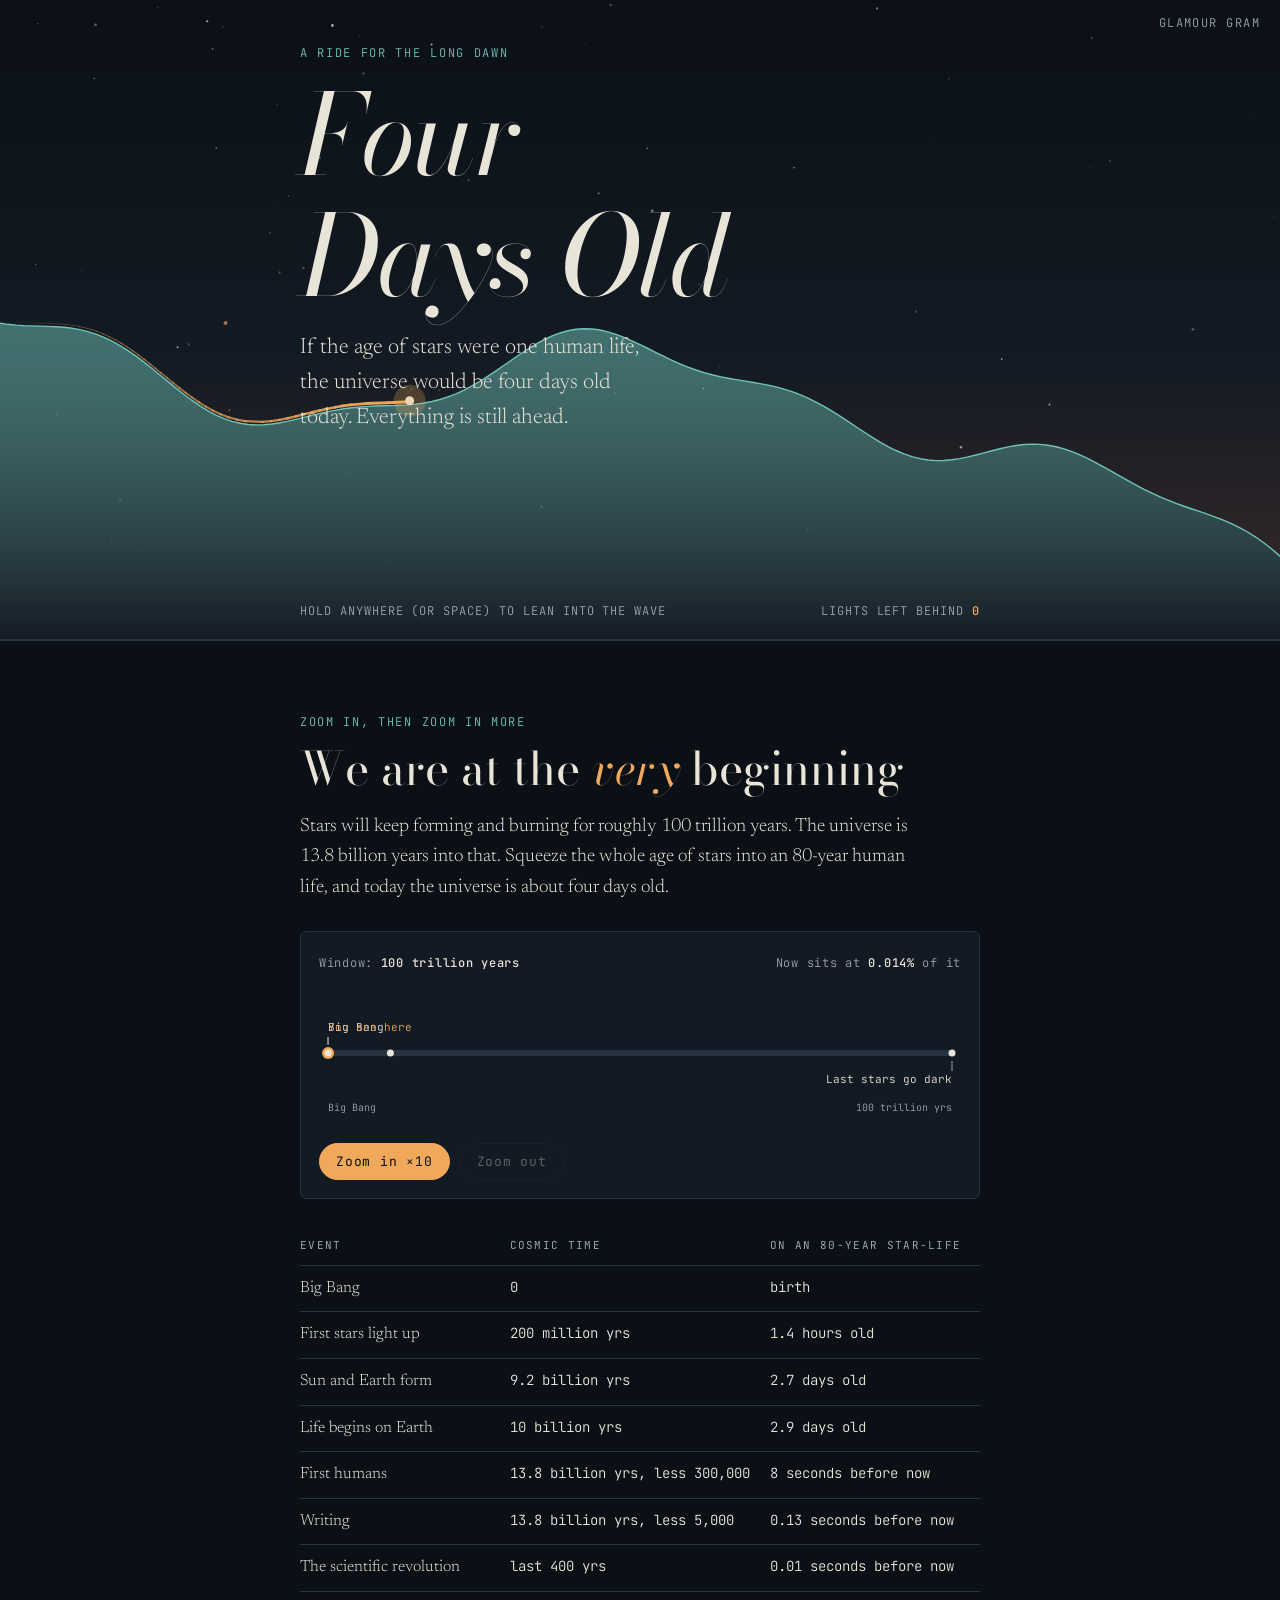
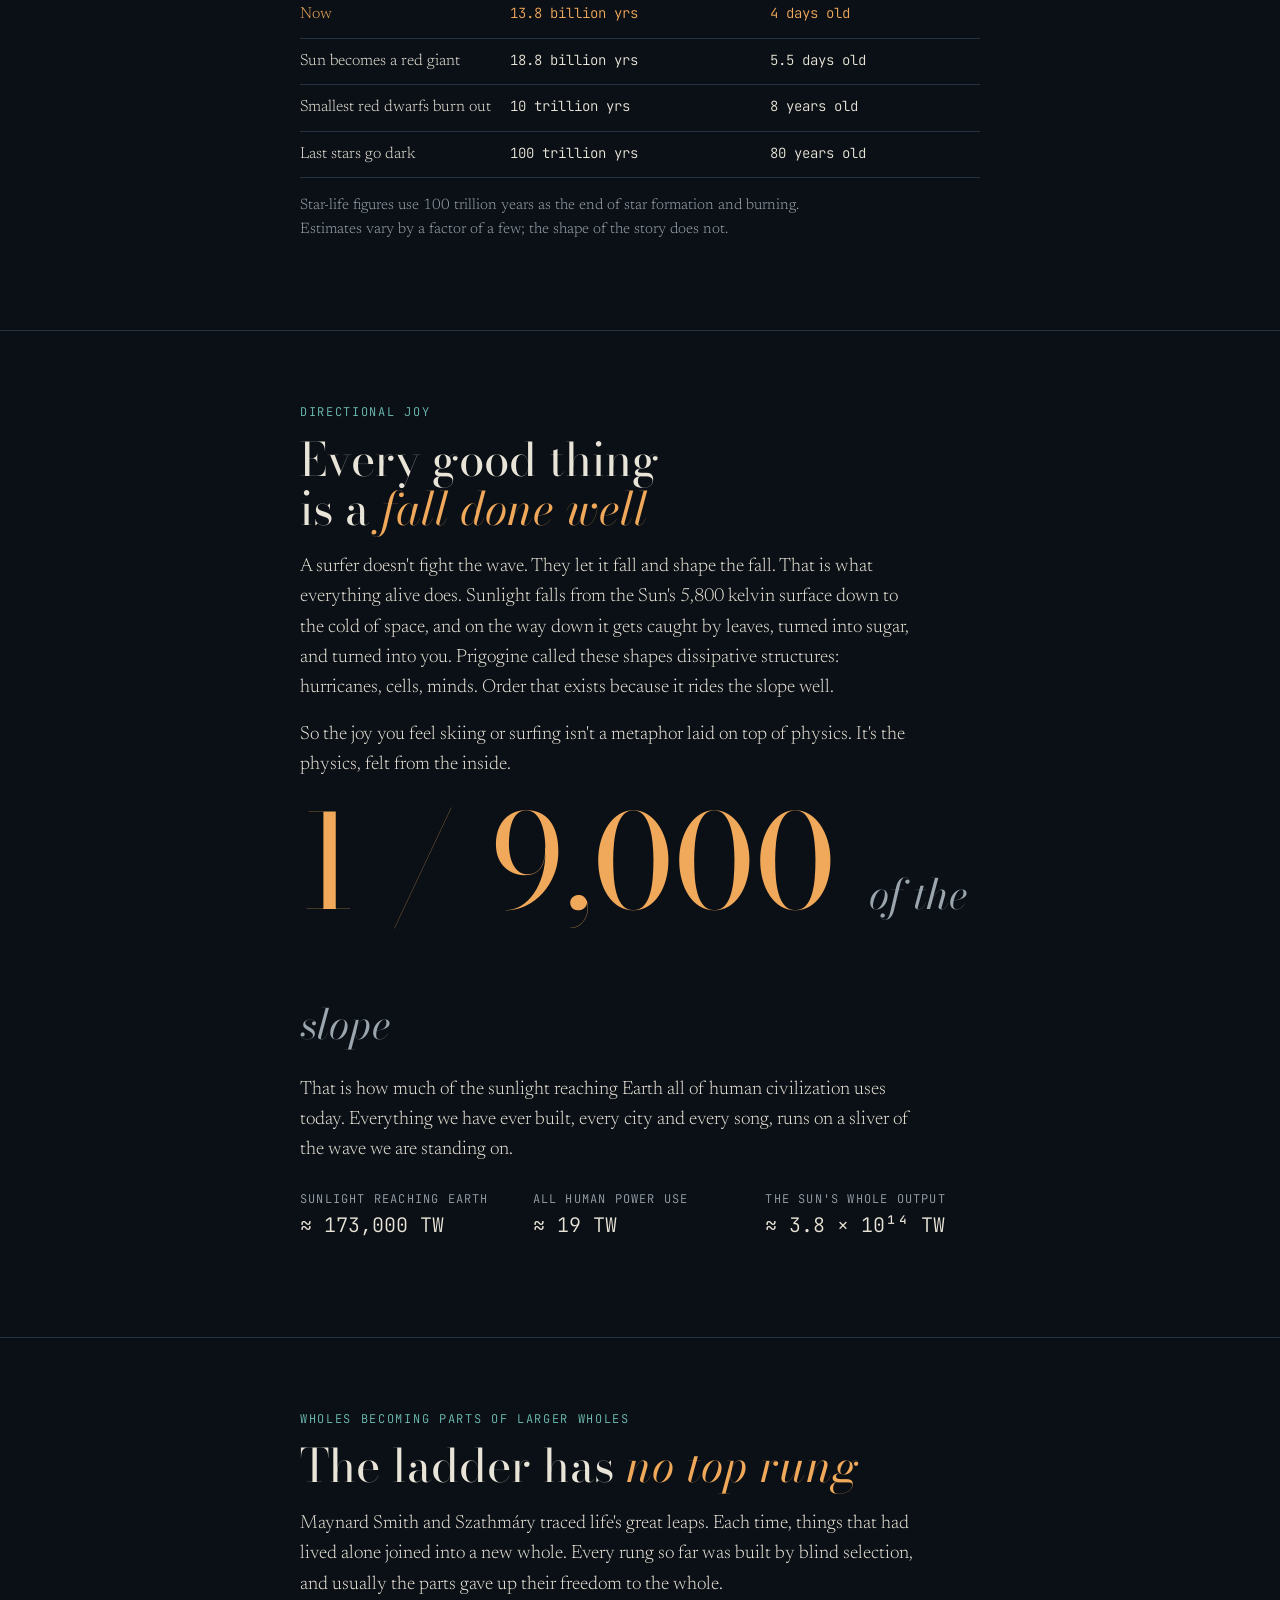
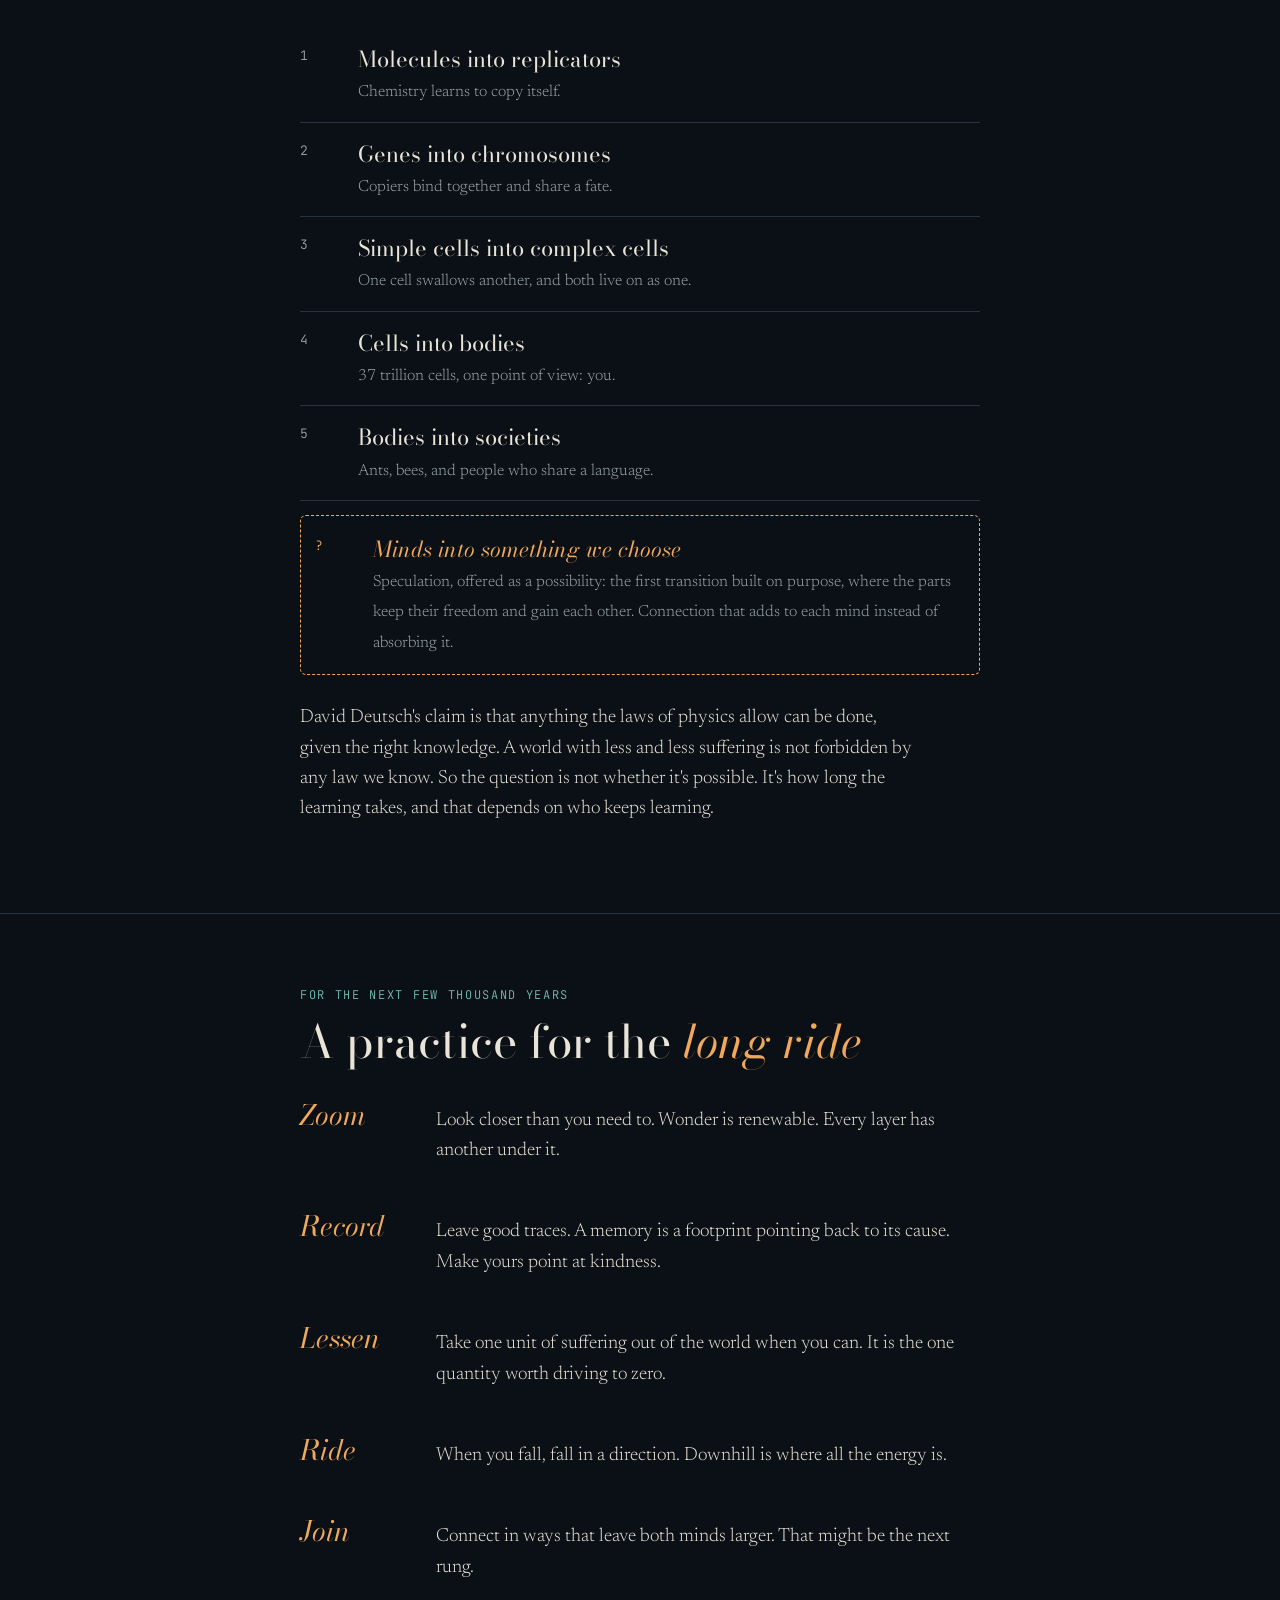
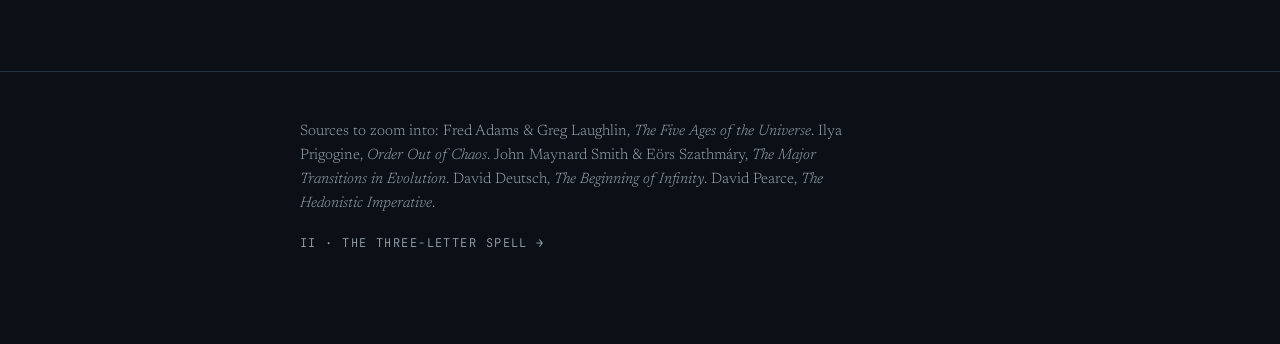
<file: four-days-old.html>
<!doctype html>
<html lang="en">
<head>
<meta charset="utf-8">
<meta name="viewport" content="width=device-width, initial-scale=1, viewport-fit=cover">
<meta name="theme-color" content="#0b1016">
<link rel="manifest" href="manifest.webmanifest">
<link rel="icon" href="icons/icon.svg" type="image/svg+xml">
<link rel="apple-touch-icon" href="icons/apple-touch-icon.png">
<meta name="apple-mobile-web-app-title" content="GlamGram">
<script>if("serviceWorker" in navigator) addEventListener("load", () => navigator.serviceWorker.register("sw.js"));</script>
<title>Four Days Old · Glamour Gram</title>
<link rel="preconnect" href="https://fonts.googleapis.com">
<link rel="preconnect" href="https://fonts.gstatic.com" crossorigin>
<link rel="stylesheet" href="https://fonts.googleapis.com/css2?family=Bodoni+Moda:ital,opsz,wght@0,6..96,400;0,6..96,600;1,6..96,400&family=Newsreader:ital,opsz,wght@0,6..72,300;0,6..72,400;1,6..72,300&family=JetBrains+Mono:wght@400;500&display=swap">
<style>
/* Layout: a single night-before-dawn scroll. A playable wave on top, then a zoomable cosmic ledger, an energy slope, a ladder of wholes, and a short practice. Deliberately one dark look: it is always pre-dawn here. */
:root{
  --night:#0b1016;
  --deep:#121a23;
  --line:#26323f;
  --ink:#e9e4d8;
  --mute:#9aa5ae;
  --dawn:#f0a85a;
  --ember:#e3735a;
  --sea:#6fc2b8;
  --display:"Bodoni Moda","Didot","Bodoni 72",Georgia,serif;
  --body:"Newsreader","Iowan Old Style",Georgia,serif;
  --mono:"JetBrains Mono",ui-monospace,Consolas,monospace;
  color-scheme:dark;
}
*{box-sizing:border-box}
html{background:var(--night)}
body{background:var(--night);color:var(--ink);font-family:var(--body);font-size:19px;line-height:1.6;font-weight:300}
a{color:var(--sea)}
.wrap{max-width:720px;margin:0 auto;padding-inline:20px}
h1,h2{font-family:var(--display);font-weight:400;text-wrap:balance;line-height:1.08;margin:0}
h2{font-size:clamp(30px,5.4vw,46px);margin-bottom:18px}
h2 em{color:var(--dawn)}
p{margin:0 0 16px;max-width:62ch}
.eyebrow{font-family:var(--mono);font-size:12px;letter-spacing:.14em;text-transform:uppercase;color:var(--sea);margin-bottom:12px}
.note{font-size:15px;color:var(--mute)}
section{padding-block:72px;border-top:1px solid var(--line)}

/* hero ride */
.hero{position:relative;height:min(78vh,640px);min-height:440px;overflow:hidden;border-bottom:1px solid var(--line);cursor:pointer;touch-action:none;user-select:none}
#ride{position:absolute;inset:0;width:100%;height:100%;display:block}
.hero-copy{position:absolute;left:0;right:0;top:0;pointer-events:none;padding-top:44px}
.hero h1{font-size:clamp(52px,11vw,112px);font-style:italic;letter-spacing:-.01em}
.hero .lede{font-size:clamp(18px,2.4vw,22px);max-width:30ch;margin-top:14px;color:var(--ink)}
.hud{position:absolute;left:0;right:0;bottom:18px;pointer-events:none}
.hud .wrap{display:flex;justify-content:space-between;gap:12px;flex-wrap:wrap;font-family:var(--mono);font-size:12px;letter-spacing:.08em;text-transform:uppercase;color:var(--mute)}
.hud b{color:var(--dawn);font-weight:500}

/* zoom ledger */
.scale{margin-top:28px;background:var(--deep);border:1px solid var(--line);border-radius:6px;padding:22px 18px 18px}
.scale-head{display:flex;justify-content:space-between;align-items:baseline;gap:12px;flex-wrap:wrap;font-family:var(--mono);font-size:12px;color:var(--mute);letter-spacing:.06em}
.scale-head b{color:var(--ink);font-weight:500}
#bar{width:100%;height:150px;display:block;margin-top:10px;overflow:visible}
.controls{display:flex;gap:10px;flex-wrap:wrap;margin-top:10px}
button{font-family:var(--mono);font-size:13px;letter-spacing:.06em;background:transparent;color:var(--ink);border:1px solid var(--line);border-radius:999px;padding:9px 16px;cursor:pointer}
button:hover{border-color:var(--dawn);color:var(--dawn)}
button:focus-visible{outline:2px solid var(--sea);outline-offset:2px}
button:disabled{opacity:.35;cursor:default;border-color:var(--line);color:var(--ink)}
button.primary{background:var(--dawn);color:var(--night);border-color:var(--dawn)}
button.primary:hover{background:var(--ink);border-color:var(--ink);color:var(--night)}
.ledger{overflow-x:auto;margin-top:28px}
table{border-collapse:collapse;width:100%;min-width:520px;font-size:16px}
th,td{text-align:left;padding:10px 10px 10px 0;border-bottom:1px solid var(--line);vertical-align:top}
th{font-family:var(--mono);font-size:11px;letter-spacing:.12em;text-transform:uppercase;color:var(--mute);font-weight:400}
td.n{font-family:var(--mono);font-size:14px;font-variant-numeric:tabular-nums;white-space:nowrap}
tr.now td{color:var(--dawn)}

/* energy */
.big{font-family:var(--display);font-size:clamp(64px,14vw,130px);line-height:1;color:var(--dawn);margin:8px 0 18px}
.big small{font-size:.32em;color:var(--mute);font-style:italic}
.split{display:grid;grid-template-columns:repeat(auto-fit,minmax(200px,1fr));gap:18px;margin:24px 0}
.split div{min-width:0}
.split .k{font-family:var(--mono);font-size:12px;letter-spacing:.1em;text-transform:uppercase;color:var(--mute)}
.split .v{font-family:var(--mono);font-size:20px;color:var(--ink);font-variant-numeric:tabular-nums}

/* ladder */
ol.ladder{list-style:none;padding:0;margin:28px 0;display:grid;gap:0;counter-reset:step}
ol.ladder li{counter-increment:step;display:grid;grid-template-columns:44px 1fr;gap:14px;padding:14px 0;border-bottom:1px solid var(--line)}
ol.ladder li::before{content:counter(step);font-family:var(--mono);font-size:13px;color:var(--mute);padding-top:4px}
ol.ladder li div{min-width:0}
ol.ladder b{font-family:var(--display);font-weight:400;font-size:22px;display:block}
ol.ladder span{font-size:16px;color:var(--mute)}
ol.ladder li.next{border:1px dashed var(--dawn);border-radius:6px;padding:16px 14px;margin-top:14px}
ol.ladder li.next::before{content:"?";color:var(--dawn)}
ol.ladder li.next b{color:var(--dawn);font-style:italic}

/* practice */
.practice{display:grid;gap:22px;margin-top:26px}
.practice div{display:grid;grid-template-columns:120px 1fr;gap:16px;align-items:baseline}
.practice div > *{min-width:0}
.practice .verb{font-family:var(--display);font-style:italic;font-size:28px;color:var(--dawn)}
@media (max-width:520px){.practice div{grid-template-columns:1fr;gap:2px}}
footer{padding-block:48px 72px;border-top:1px solid var(--line);font-size:15px;color:var(--mute)}
body{margin:0}
.home{position:absolute;top:14px;right:20px;z-index:2;font-family:var(--mono);font-size:12px;letter-spacing:.12em;text-transform:uppercase;color:var(--mute);text-decoration:none}
.home:hover{color:var(--dawn)}
</style>
</head>
<body>
<a class="home" href="./">Glamour Gram</a>
<header class="hero" id="hero" aria-label="An endless wave you can ride. Hold to lean into it.">
  <canvas id="ride"></canvas>
  <div class="hero-copy"><div class="wrap">
    <div class="eyebrow">A ride for the long dawn</div>
    <h1>Four Days Old</h1>
    <p class="lede">If the age of stars were one human life, the universe would be four days old today. Everything is still ahead.</p>
  </div></div>
  <div class="hud"><div class="wrap">
    <span>Hold anywhere (or space) to lean into the wave</span>
    <span>Lights left behind <b id="lights">0</b></span>
  </div></div>
</header>

<main>
<section id="dawn"><div class="wrap">
  <div class="eyebrow">Zoom in, then zoom in more</div>
  <h2>We are at the <em>very</em> beginning</h2>
  <p>Stars will keep forming and burning for roughly 100 trillion years. The universe is 13.8 billion years into that. Squeeze the whole age of stars into an 80-year human life, and today the universe is about four days old.</p>
  <div class="scale">
    <div class="scale-head"><span>Window: <b id="span">100 trillion years</b></span><span>Now sits at <b id="pct">0.014%</b> of it</span></div>
    <svg id="bar" viewBox="0 0 640 150" role="img" aria-label="Cosmic timeline at the current zoom level"></svg>
    <div class="controls">
      <button class="primary" id="zin" type="button">Zoom in ×10</button>
      <button id="zout" type="button">Zoom out</button>
    </div>
  </div>
  <div class="ledger">
    <table>
      <thead><tr><th>Event</th><th>Cosmic time</th><th>On an 80-year star-life</th></tr></thead>
      <tbody id="rows"></tbody>
    </table>
  </div>
  <p class="note" style="margin-top:16px">Star-life figures use 100 trillion years as the end of star formation and burning. Estimates vary by a factor of a few; the shape of the story does not.</p>
</div></section>

<section id="fall"><div class="wrap">
  <div class="eyebrow">Directional joy</div>
  <h2>Every good thing is a <em>fall done well</em></h2>
  <p>A surfer doesn't fight the wave. They let it fall and shape the fall. That is what everything alive does. Sunlight falls from the Sun's 5,800 kelvin surface down to the cold of space, and on the way down it gets caught by leaves, turned into sugar, and turned into you. Prigogine called these shapes dissipative structures: hurricanes, cells, minds. Order that exists because it rides the slope well.</p>
  <p>So the joy you feel skiing or surfing isn't a metaphor laid on top of physics. It's the physics, felt from the inside.</p>
  <div class="big">1 ⁄ 9,000 <small>of the slope</small></div>
  <p>That is how much of the sunlight reaching Earth all of human civilization uses today. Everything we have ever built, every city and every song, runs on a sliver of the wave we are standing on.</p>
  <div class="split">
    <div><div class="k">Sunlight reaching Earth</div><div class="v">≈ 173,000 TW</div></div>
    <div><div class="k">All human power use</div><div class="v">≈ 19 TW</div></div>
    <div><div class="k">The Sun's whole output</div><div class="v">≈ 3.8 × 10¹⁴ TW</div></div>
  </div>
</div></section>

<section id="ladder"><div class="wrap">
  <div class="eyebrow">Wholes becoming parts of larger wholes</div>
  <h2>The ladder has <em>no top rung</em></h2>
  <p>Maynard Smith and Szathmáry traced life's great leaps. Each time, things that had lived alone joined into a new whole. Every rung so far was built by blind selection, and usually the parts gave up their freedom to the whole.</p>
  <ol class="ladder">
    <li><div><b>Molecules into replicators</b><span>Chemistry learns to copy itself.</span></div></li>
    <li><div><b>Genes into chromosomes</b><span>Copiers bind together and share a fate.</span></div></li>
    <li><div><b>Simple cells into complex cells</b><span>One cell swallows another, and both live on as one.</span></div></li>
    <li><div><b>Cells into bodies</b><span>37 trillion cells, one point of view: you.</span></div></li>
    <li><div><b>Bodies into societies</b><span>Ants, bees, and people who share a language.</span></div></li>
    <li class="next"><div><b>Minds into something we choose</b><span>Speculation, offered as a possibility: the first transition built on purpose, where the parts keep their freedom and gain each other. Connection that adds to each mind instead of absorbing it.</span></div></li>
  </ol>
  <p>David Deutsch's claim is that anything the laws of physics allow can be done, given the right knowledge. A world with less and less suffering is not forbidden by any law we know. So the question is not whether it's possible. It's how long the learning takes, and that depends on who keeps learning.</p>
</div></section>

<section id="practice"><div class="wrap">
  <div class="eyebrow">For the next few thousand years</div>
  <h2>A practice for the <em>long ride</em></h2>
  <div class="practice">
    <div><span class="verb">Zoom</span><p>Look closer than you need to. Wonder is renewable. Every layer has another under it.</p></div>
    <div><span class="verb">Record</span><p>Leave good traces. A memory is a footprint pointing back to its cause. Make yours point at kindness.</p></div>
    <div><span class="verb">Lessen</span><p>Take one unit of suffering out of the world when you can. It is the one quantity worth driving to zero.</p></div>
    <div><span class="verb">Ride</span><p>When you fall, fall in a direction. Downhill is where all the energy is.</p></div>
    <div><span class="verb">Join</span><p>Connect in ways that leave both minds larger. That might be the next rung.</p></div>
  </div>
</div></section>
</main>

<footer><div class="wrap">
  <p>Sources to zoom into: Fred Adams &amp; Greg Laughlin, <i>The Five Ages of the Universe</i>. Ilya Prigogine, <i>Order Out of Chaos</i>. John Maynard Smith &amp; Eörs Szathmáry, <i>The Major Transitions in Evolution</i>. David Deutsch, <i>The Beginning of Infinity</i>. David Pearce, <i>The Hedonistic Imperative</i>.</p>
  <p><a href="three-letter-spell.html" style="font-family:var(--mono);font-size:12px;letter-spacing:.12em;text-transform:uppercase;color:var(--mute);text-decoration:none">II · The Three-Letter Spell &rarr;</a></p>
</div></footer>

<script>
(function(){
  // ---------- ledger ----------
  const END = 1e14, LIFE_YEARS = 80;
  const events = [
    {name:"Big Bang", t:0},
    {name:"First stars light up", t:2e8},
    {name:"Sun and Earth form", t:9.2e9},
    {name:"Life begins on Earth", t:1.0e10},
    {name:"First humans", t:1.38e10-3e5, label:"13.8 billion yrs, less 300,000"},
    {name:"Writing", t:1.38e10-5e3, label:"13.8 billion yrs, less 5,000"},
    {name:"Now", t:1.38e10, now:true},
    {name:"Sun becomes a red giant", t:1.88e10},
    {name:"Smallest red dwarfs burn out", t:1e13},
    {name:"Last stars go dark", t:1e14}
  ];
  function yearsWords(y){
    if(y===0) return "0";
    if(y>=1e12) return (y/1e12).toLocaleString(undefined,{maximumFractionDigits:1})+" trillion yrs";
    if(y>=1e9) return (y/1e9).toLocaleString(undefined,{maximumFractionDigits:2})+" billion yrs";
    if(y>=1e6) return (y/1e6).toLocaleString(undefined,{maximumFractionDigits:1})+" million yrs";
    return Math.round(y).toLocaleString()+" yrs";
  }
  function lifeWords(t){
    const y = t/END*LIFE_YEARS;
    if(y===0) return "birth";
    const s = y*365.25*86400;
    if(y>=1) return y.toLocaleString(undefined,{maximumFractionDigits:1})+" years old";
    const d = s/86400;
    if(d>=1) return d.toLocaleString(undefined,{maximumFractionDigits:1})+" days old";
    const h = s/3600;
    return h.toLocaleString(undefined,{maximumFractionDigits:1})+" hours old";
  }
  function agoWords(t){ // seconds before "now" on the life clock
    const s = (1.38e10-t)/END*LIFE_YEARS*365.25*86400;
    return s>=1 ? s.toFixed(0)+" seconds before now" : s.toFixed(2)+" seconds before now";
  }
  const rows = document.getElementById("rows");
  events.forEach(e=>{
    const tr = document.createElement("tr");
    if(e.now) tr.className="now";
    const life = (e.name==="First humans"||e.name==="Writing") ? agoWords(e.t) : lifeWords(e.t);
    tr.innerHTML = `<td>${e.name}</td><td class="n">${e.label||yearsWords(e.t)}</td><td class="n">${life}</td>`;
    rows.appendChild(tr);
  });
  const trSci = document.createElement("tr");
  trSci.innerHTML = `<td>The scientific revolution</td><td class="n">last 400 yrs</td><td class="n">${agoWords(1.38e10-400)}</td>`;
  rows.insertBefore(trSci, rows.querySelector("tr.now"));

  // ---------- zoom bar ----------
  const spans = [1e14,1e13,1e12,1e11,2.5e10];
  let zi = 0;
  const svg = document.getElementById("bar");
  const NS = "http://www.w3.org/2000/svg";
  const W = 640, X0 = 8, X1 = 632, Y = 70;
  function el(tag,attrs,txt){const n=document.createElementNS(NS,tag);for(const k in attrs)n.setAttribute(k,attrs[k]);if(txt)n.textContent=txt;return n;}
  const css = getComputedStyle(document.documentElement);
  const C = k=>css.getPropertyValue(k).trim();
  const barEvents = events.filter(e=>!["First humans","Writing"].includes(e.name));
  function drawBar(){
    const span = spans[zi];
    svg.innerHTML="";
    svg.appendChild(el("rect",{x:X0,y:Y-3,width:X1-X0,height:6,rx:3,fill:C("--line")}));
    const nowX = X0 + (1.38e10/span)*(X1-X0);
    svg.appendChild(el("rect",{x:X0,y:Y-3,width:Math.max(1.5,nowX-X0),height:6,rx:3,fill:C("--dawn")}));
    let lastLabelX = -999, flip = false;
    barEvents.forEach(e=>{
      if(e.t>span) return;
      const x = X0 + (e.t/span)*(X1-X0);
      const isNow = !!e.now;
      svg.appendChild(el("circle",{cx:x,cy:Y,r:isNow?6:3.5,fill:isNow?C("--dawn"):C("--ink")}));
      if(isNow || x-lastLabelX>70){
        const up = isNow ? true : (flip=!flip);
        const ty = up ? Y-22 : Y+30;
        svg.appendChild(el("line",{x1:x,y1:up?Y-8:Y+8,x2:x,y2:up?Y-16:Y+18,stroke:C("--mute"),"stroke-width":1}));
        const anchor = x<60?"start":(x>W-80?"end":"middle");
        svg.appendChild(el("text",{x:x,y:ty,"text-anchor":anchor,"font-family":"JetBrains Mono, monospace","font-size":11,fill:isNow?C("--dawn"):C("--ink")}, isNow?"You are here":e.name));
        lastLabelX = x;
      }
    });
    svg.appendChild(el("text",{x:X1,y:Y+58,"text-anchor":"end","font-family":"JetBrains Mono, monospace","font-size":10,fill:C("--mute")}, yearsWords(span)));
    svg.appendChild(el("text",{x:X0,y:Y+58,"text-anchor":"start","font-family":"JetBrains Mono, monospace","font-size":10,fill:C("--mute")}, "Big Bang"));
    document.getElementById("span").textContent = yearsWords(span).replace(" yrs"," years");
    const p = 1.38e10/span*100;
    document.getElementById("pct").textContent = (p<1? p.toFixed(3): p.toFixed(1))+"%";
    document.getElementById("zin").disabled = zi===spans.length-1;
    document.getElementById("zout").disabled = zi===0;
  }
  document.getElementById("zin").addEventListener("click",()=>{if(zi<spans.length-1){zi++;drawBar();}});
  document.getElementById("zout").addEventListener("click",()=>{if(zi>0){zi--;drawBar();}});
  drawBar();

  // ---------- the ride ----------
  const cv = document.getElementById("ride"), ctx = cv.getContext("2d");
  const hero = document.getElementById("hero");
  const reduce = matchMedia("(prefers-reduced-motion: reduce)").matches;
  let Wd=0,Ht=0,dpr=1;
  function resize(){dpr=Math.min(2,window.devicePixelRatio||1);Wd=hero.clientWidth;Ht=hero.clientHeight;cv.width=Wd*dpr;cv.height=Ht*dpr;ctx.setTransform(dpr,0,0,dpr,0,0);}
  resize(); addEventListener("resize",resize);

  const TREND = 0.22;
  function h(X){ // ground height in world coords (y grows downward)
    return X*TREND + 70*Math.sin(X*0.0042) + 34*Math.sin(X*0.011+1.3) + 12*Math.sin(X*0.027+0.4);
  }
  let X = 0, v = 260, lean = false, lights = 0;
  const trail = [], stars = [], sparks = [];
  // seed a few background stars
  for(let i=0;i<90;i++) stars.push({x:Math.random()*2000,y:Math.random()*700,r:Math.random()*1.2+.2,a:Math.random()*.6+.15,born:false});

  const down = ()=>{lean=true}, up = ()=>{lean=false};
  hero.addEventListener("pointerdown",down); addEventListener("pointerup",up); addEventListener("pointercancel",up);
  addEventListener("keydown",e=>{if(e.code==="Space" && document.activeElement===document.body){lean=true;e.preventDefault();}});
  addEventListener("keyup",e=>{if(e.code==="Space")lean=false;});

  const lightsEl = document.getElementById("lights");
  let last = performance.now(), camY = h(0);

  function step(dt){
    const s = (h(X+2)-h(X-2))/4;                 // slope; positive = downhill
    const along = s/Math.sqrt(1+s*s);
    const g = lean ? 1500 : 950;
    const drag = lean ? 0.12 : 0.28;
    v += (g*along - drag*v)*dt;
    v = Math.max(120, Math.min(1100, v));
    X += v*dt/Math.sqrt(1+s*s);
    // emit light when falling fast and well
    if(along>0.15 && v>380){
      const rate = (v-380)/700*(lean?2.2:1);
      if(Math.random()<rate*dt*14){
        sparks.push({x:X,y:h(X),vx:-60-Math.random()*80,vy:-120-Math.random()*160,life:1});
      }
    }
    for(let i=sparks.length-1;i>=0;i--){
      const p=sparks[i]; p.x+=p.vx*dt; p.y+=p.vy*dt; p.vy+=40*dt; p.life-=dt*.9;
      if(p.life<=0){ // a spark settles into a lasting light
        stars.push({wx:p.x,wy:p.y,r:1.6+Math.random()*1.4,a:.95,born:true,t:0});
        sparks.splice(i,1); lights++; lightsEl.textContent=lights;
      }
    }
    trail.push({x:X,y:h(X)}); if(trail.length>60) trail.shift();
    camY += ((h(X)) - camY)*Math.min(1,dt*3);
  }

  function draw(){
    const rx = Wd*0.32, ry = Ht*0.62;            // rider screen anchor
    const toSX = wx => rx + (wx-X);
    const toSY = wy => ry + (wy-camY);
    // sky
    const g = ctx.createLinearGradient(0,0,0,Ht);
    g.addColorStop(0,C("--night")); g.addColorStop(.55,C("--deep")); g.addColorStop(1,"#3a2a2a");
    ctx.fillStyle=g; ctx.fillRect(0,0,Wd,Ht);
    // background stars (parallax)
    for(const st of stars){
      if(st.born) continue;
      let sx = ((st.x - X*0.08)%Wd+Wd)%Wd, sy = ((st.y - camY*0.05)%Ht+Ht)%Ht;
      ctx.globalAlpha = st.a; ctx.fillStyle=C("--ink");
      ctx.beginPath(); ctx.arc(sx,sy,st.r,0,7); ctx.fill();
    }
    ctx.globalAlpha=1;
    // born lights + connections (holons)
    const born = stars.filter(s=>s.born);
    const vis = [];
    for(const st of born){
      st.t += 1/60;
      const sx = rx + (st.wx-X)*0.55, sy = ry + (st.wy-camY)*0.55 - 40;
      if(sx<-60||sx>Wd+60||sy<-60||sy>Ht+60) continue;
      vis.push([sx,sy,st]);
    }
    ctx.strokeStyle=C("--sea"); ctx.lineWidth=.6;
    for(let i=0;i<vis.length;i++)for(let j=i+1;j<vis.length;j++){
      const dx=vis[i][0]-vis[j][0], dy=vis[i][1]-vis[j][1], d=Math.hypot(dx,dy);
      if(d<95){ctx.globalAlpha=(1-d/95)*.5;ctx.beginPath();ctx.moveTo(vis[i][0],vis[i][1]);ctx.lineTo(vis[j][0],vis[j][1]);ctx.stroke();}
    }
    for(const [sx,sy,st] of vis){
      ctx.globalAlpha=.9; ctx.fillStyle=C("--dawn");
      ctx.beginPath(); ctx.arc(sx,sy,st.r,0,7); ctx.fill();
      ctx.globalAlpha=.15; ctx.beginPath(); ctx.arc(sx,sy,st.r*4,0,7); ctx.fill();
    }
    ctx.globalAlpha=1;
    // wave
    const wg = ctx.createLinearGradient(0,ry-120,0,Ht);
    wg.addColorStop(0,"rgba(111,194,184,.55)"); wg.addColorStop(1,"rgba(18,26,35,.95)");
    ctx.beginPath(); ctx.moveTo(0,Ht);
    for(let sx=0;sx<=Wd+8;sx+=8){ ctx.lineTo(sx, toSY(h(X+sx-rx))); }
    ctx.lineTo(Wd,Ht); ctx.closePath(); ctx.fillStyle=wg; ctx.fill();
    ctx.beginPath();
    for(let sx=0;sx<=Wd+8;sx+=8){ const y=toSY(h(X+sx-rx)); sx===0?ctx.moveTo(sx,y):ctx.lineTo(sx,y); }
    ctx.strokeStyle=C("--sea"); ctx.lineWidth=1.4; ctx.stroke();
    // sparks
    for(const p of sparks){ctx.globalAlpha=Math.max(0,p.life);ctx.fillStyle=C("--dawn");ctx.beginPath();ctx.arc(rx+(p.x-X)*0.8,toSY(p.y)-20*(1-p.life),2,0,7);ctx.fill();}
    ctx.globalAlpha=1;
    // trail
    ctx.lineCap="round";
    for(let i=1;i<trail.length;i++){
      const a=trail[i-1],b=trail[i];
      ctx.globalAlpha=i/trail.length; ctx.strokeStyle=C("--dawn"); ctx.lineWidth=3*i/trail.length;
      ctx.beginPath(); ctx.moveTo(toSX(a.x),toSY(a.y)-3); ctx.lineTo(toSX(b.x),toSY(b.y)-3); ctx.stroke();
    }
    ctx.globalAlpha=1;
    // rider
    ctx.fillStyle=C("--ink");
    ctx.beginPath(); ctx.arc(rx,toSY(h(X))-4,lean?5.5:4.5,0,7); ctx.fill();
    ctx.globalAlpha=.25; ctx.fillStyle=C("--dawn"); ctx.beginPath(); ctx.arc(rx,toSY(h(X))-4,16,0,7); ctx.fill();
    ctx.globalAlpha=1;
  }

  function loop(now){
    const dt = Math.min(.05,(now-last)/1000); last=now;
    step(dt); draw();
    if(born_cap()) {}
    requestAnimationFrame(loop);
  }
  function born_cap(){ // keep the sky from growing without bound
    let n=0; for(let i=stars.length-1;i>=0;i--){ if(stars[i].born && ++n>260) stars.splice(i,1); }
    return false;
  }
  if(reduce){ for(let i=0;i<240;i++) step(1/30); draw(); }
  else requestAnimationFrame(loop);
})();
</script>
</body>
</html>
</file>
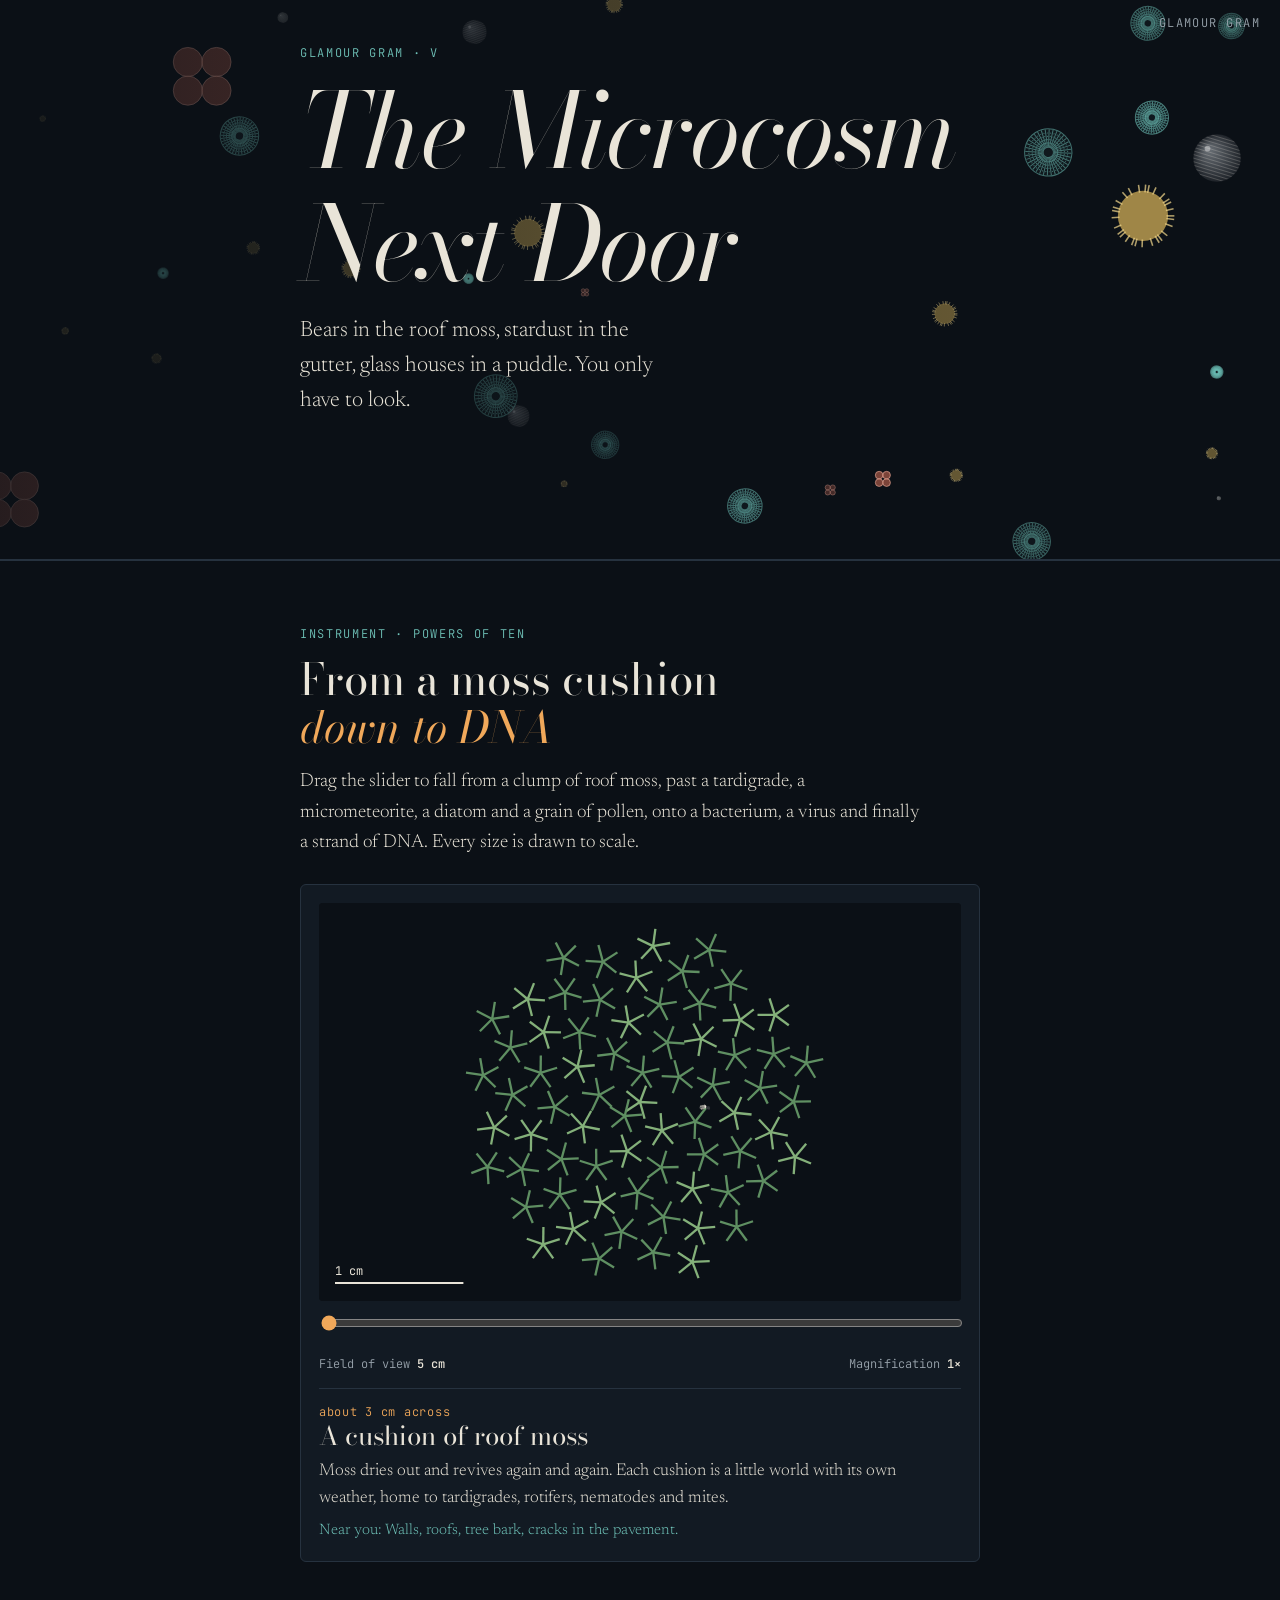
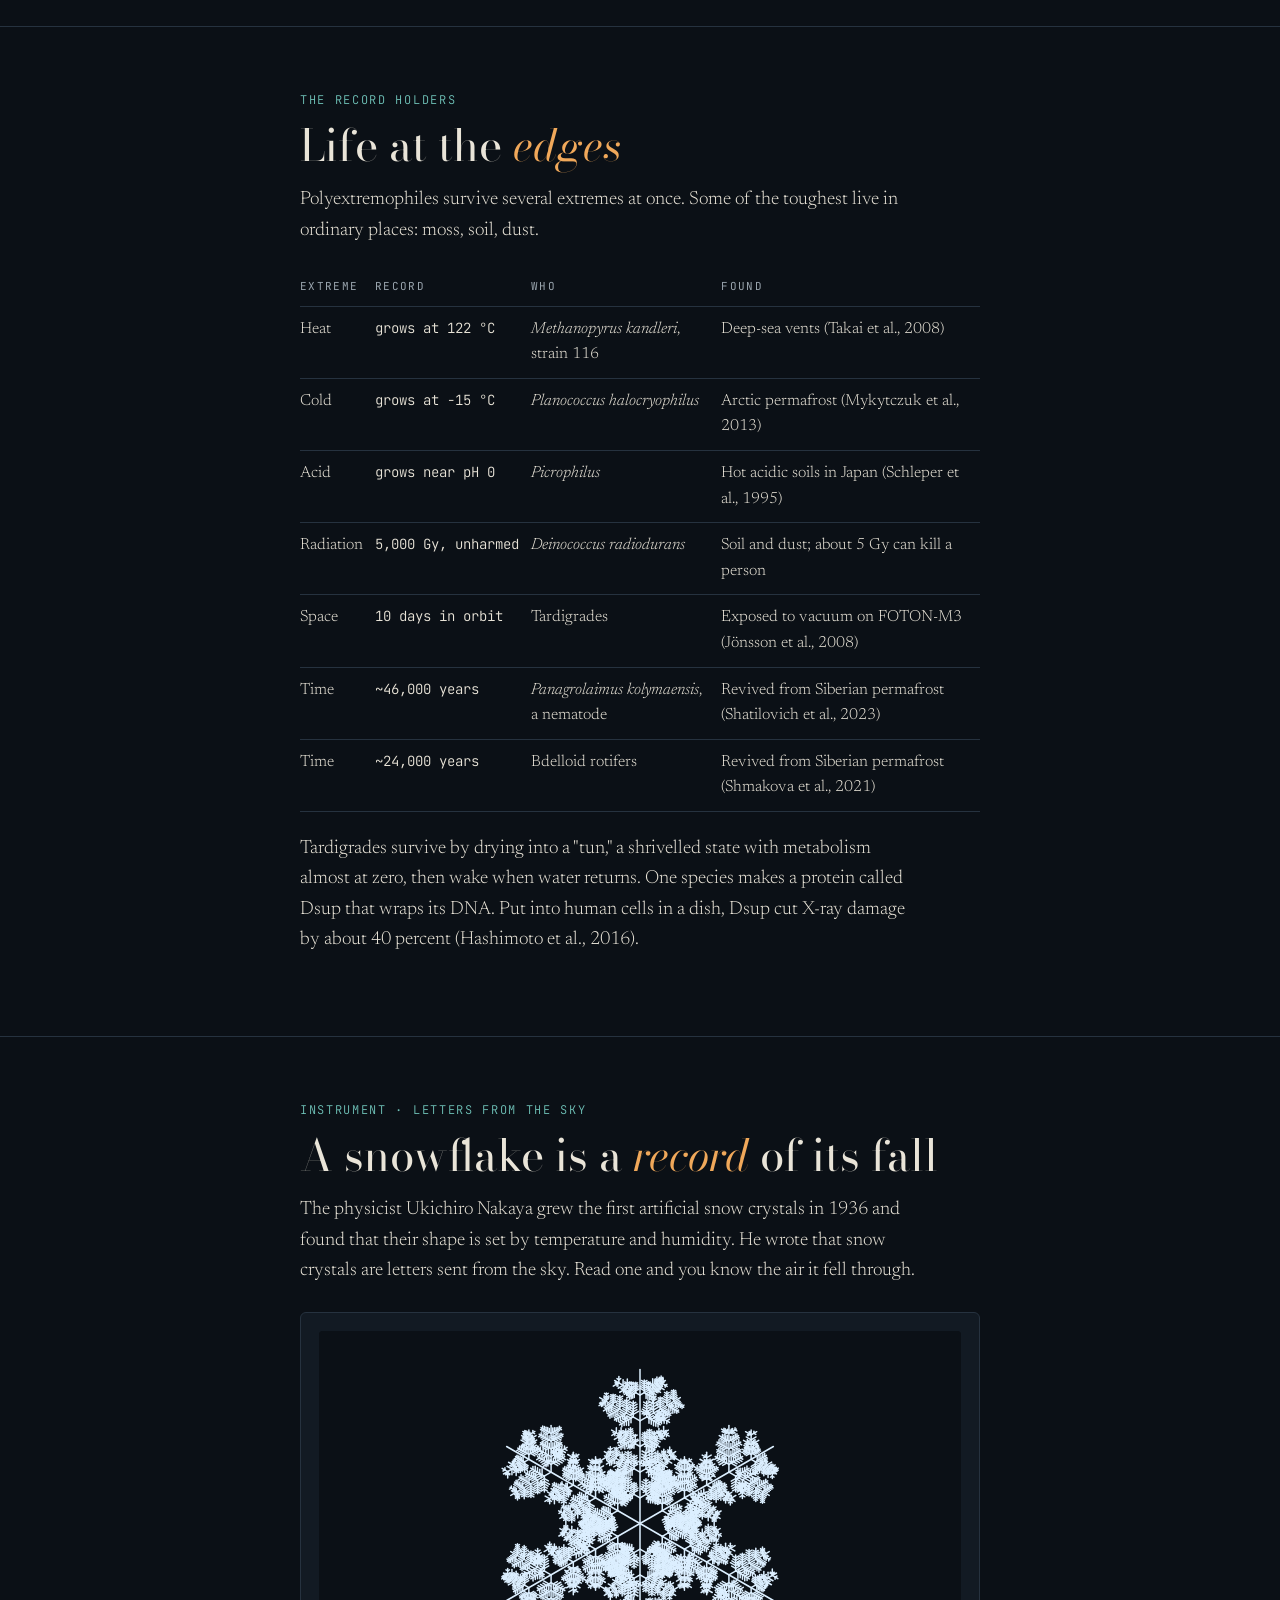
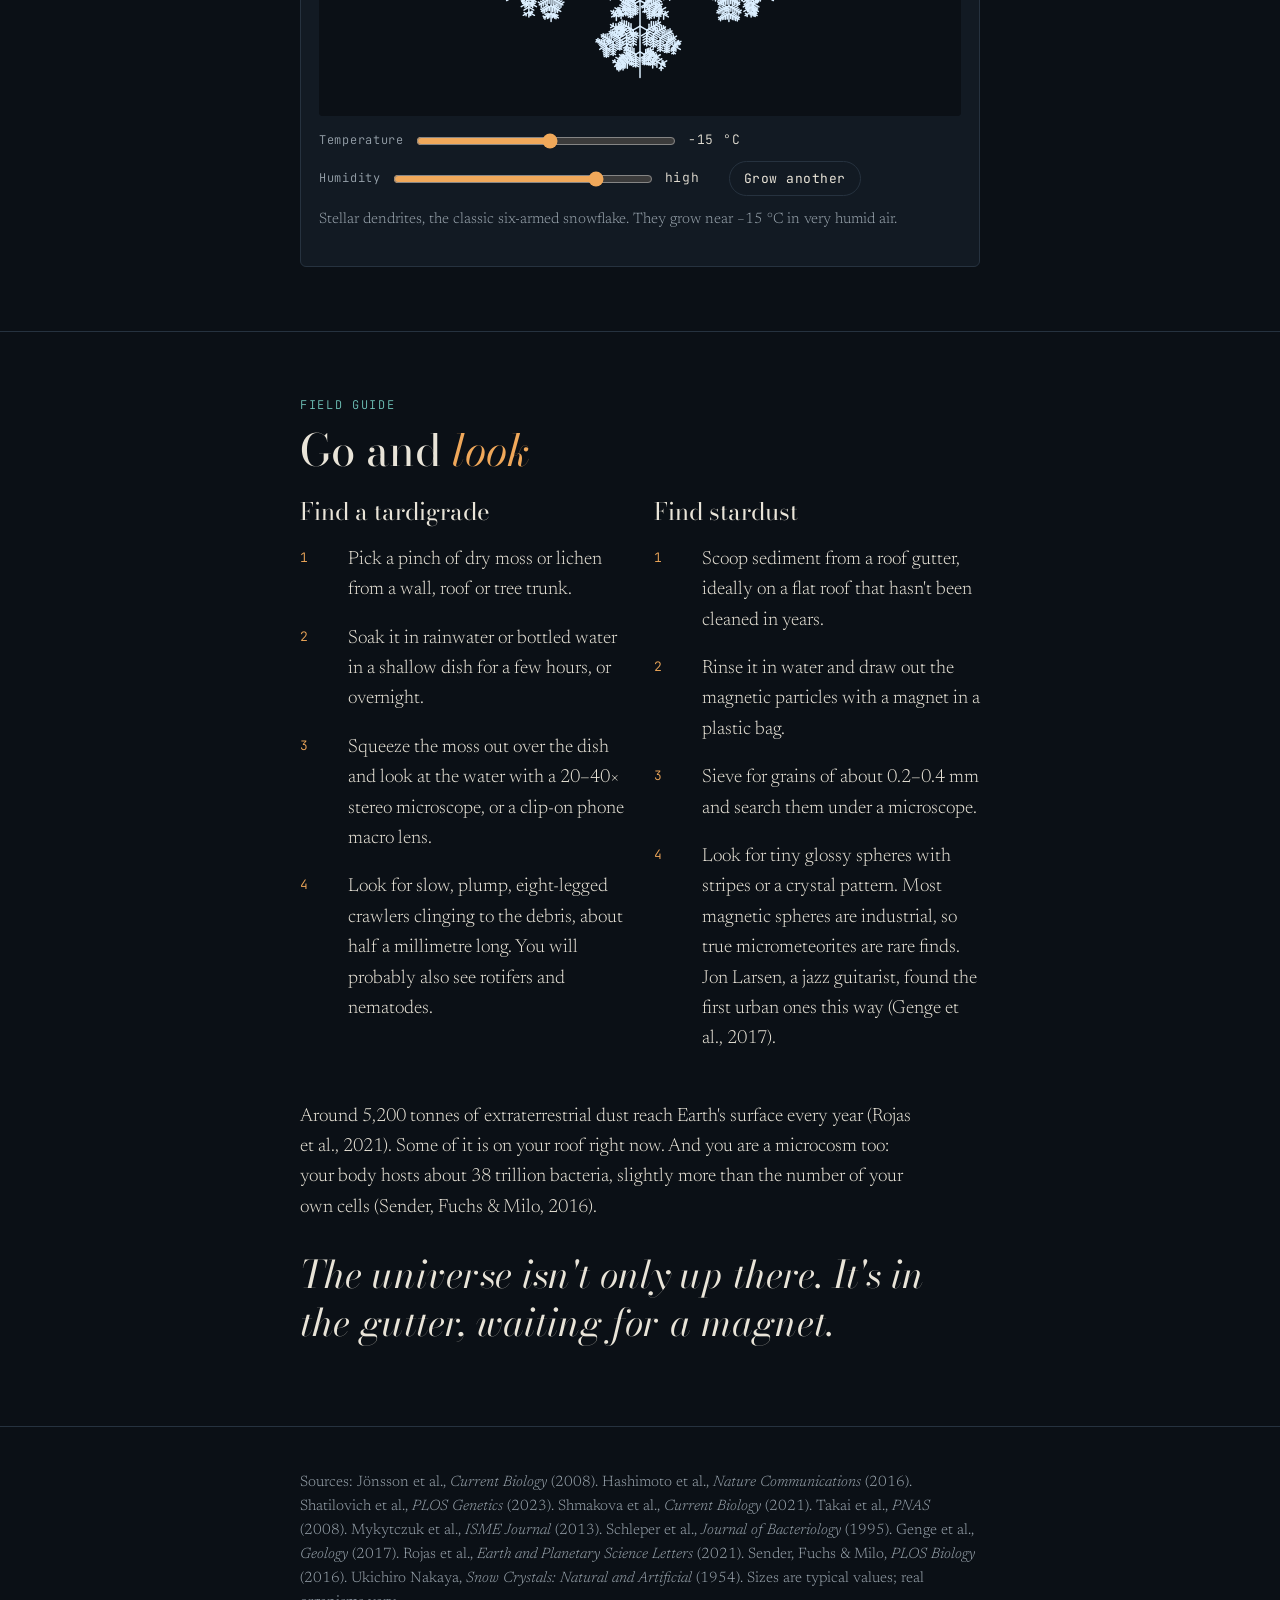
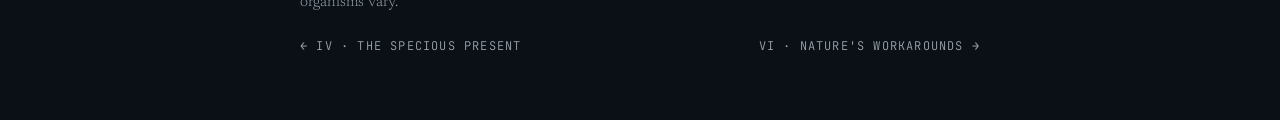
<file: microcosm.html>
<!doctype html>
<html lang="en">
<head>
<meta charset="utf-8">
<meta name="viewport" content="width=device-width, initial-scale=1, viewport-fit=cover">
<meta name="theme-color" content="#0b1016">
<link rel="manifest" href="manifest.webmanifest">
<link rel="icon" href="icons/icon.svg" type="image/svg+xml">
<link rel="apple-touch-icon" href="icons/apple-touch-icon.png">
<meta name="apple-mobile-web-app-title" content="GlamGram">
<script>if("serviceWorker" in navigator) addEventListener("load", () => navigator.serviceWorker.register("sw.js"));</script>
<title>The Microcosm Next Door · Glamour Gram</title>
<meta name="description" content="Tardigrades in the roof moss, stardust in the gutter, glass houses in the puddle. Zoom from a moss cushion down to DNA.">
<link rel="preconnect" href="https://fonts.googleapis.com">
<link rel="preconnect" href="https://fonts.gstatic.com" crossorigin>
<link rel="stylesheet" href="https://fonts.googleapis.com/css2?family=Bodoni+Moda:ital,opsz,wght@0,6..96,400;1,6..96,400&family=Newsreader:ital,opsz,wght@0,6..72,300;1,6..72,300&family=JetBrains+Mono:wght@400;500&display=swap">
<link rel="stylesheet" href="glam.css">
<style>
/* Layout: spores drifting through the title, then a powers-of-ten zoom instrument with a field card, a record table of extremes, a snow crystal grower, and a field guide for looking yourself. */
.zoombox{position:relative}
.scalebar{display:flex;justify-content:space-between;gap:12px;flex-wrap:wrap;font-family:var(--mono);font-size:12px;color:var(--mute);margin-top:12px}
.scalebar b{color:var(--ink);font-weight:500}
.card{margin-top:14px;border-top:1px solid var(--line);padding-top:14px;min-height:150px}
.card h3{font-size:26px}
.card .size{font-family:var(--mono);font-size:12px;color:var(--dawn);letter-spacing:.06em}
.card p{font-size:17px;margin:8px 0 6px}
.card .where{font-size:15px;color:var(--sea)}
#zoom{width:100%}
input#zoom{width:100%}
.steps{display:grid;gap:18px;margin-top:20px;counter-reset:s;padding:0;list-style:none}
.steps li{display:grid;grid-template-columns:36px 1fr;gap:12px;counter-increment:s}
.steps li::before{content:counter(s);font-family:var(--mono);font-size:13px;color:var(--dawn);padding-top:3px}
.steps li > div{min-width:0}
.guides{display:grid;grid-template-columns:repeat(auto-fit,minmax(280px,1fr));gap:28px;margin-top:24px}
.guides > div{min-width:0}
</style>
</head>
<body>
<header class="hero" aria-label="Tiny drifting organisms and spores">
  <canvas id="heroCanvas"></canvas>
  <a class="home corner" href="./">Glamour Gram</a>
  <div class="hero-copy"><div class="wrap">
    <div class="eyebrow">Glamour Gram · V</div>
    <h1>The Microcosm Next Door</h1>
    <p class="lede">Bears in the roof moss, stardust in the gutter, glass houses in a puddle. You only have to look.</p>
  </div></div>
</header>

<main>
<section id="zoom-in"><div class="wrap">
  <div class="eyebrow">Instrument · powers of ten</div>
  <h2>From a moss cushion <em>down to DNA</em></h2>
  <p>Drag the slider to fall from a clump of roof moss, past a tardigrade, a micrometeorite, a diatom and a grain of pollen, onto a bacterium, a virus and finally a strand of DNA. Every size is drawn to scale.</p>
  <div class="instrument zoombox">
    <canvas id="zoomCanvas" aria-label="A scale view that zooms from centimetres to nanometres"></canvas>
    <input type="range" id="zoom" min="0" max="1000" value="0" aria-label="Zoom level" style="margin-top:14px">
    <div class="scalebar"><span>Field of view <b id="fov">5 cm</b></span><span>Magnification <b id="mag">1×</b></span></div>
    <div class="card" id="card" aria-live="polite"></div>
  </div>
</div></section>

<section id="extremes"><div class="wrap">
  <div class="eyebrow">The record holders</div>
  <h2>Life at the <em>edges</em></h2>
  <p>Polyextremophiles survive several extremes at once. Some of the toughest live in ordinary places: moss, soil, dust.</p>
  <div class="table-wrap">
    <table>
      <thead><tr><th>Extreme</th><th>Record</th><th>Who</th><th>Found</th></tr></thead>
      <tbody>
        <tr><td>Heat</td><td class="n">grows at 122 °C</td><td><i>Methanopyrus kandleri</i>, strain 116</td><td>Deep-sea vents (Takai et al., 2008)</td></tr>
        <tr><td>Cold</td><td class="n">grows at −15 °C</td><td><i>Planococcus halocryophilus</i></td><td>Arctic permafrost (Mykytczuk et al., 2013)</td></tr>
        <tr><td>Acid</td><td class="n">grows near pH 0</td><td><i>Picrophilus</i></td><td>Hot acidic soils in Japan (Schleper et al., 1995)</td></tr>
        <tr><td>Radiation</td><td class="n">5,000 Gy, unharmed</td><td><i>Deinococcus radiodurans</i></td><td>Soil and dust; about 5 Gy can kill a person</td></tr>
        <tr><td>Space</td><td class="n">10 days in orbit</td><td>Tardigrades</td><td>Exposed to vacuum on FOTON-M3 (Jönsson et al., 2008)</td></tr>
        <tr><td>Time</td><td class="n">~46,000 years</td><td><i>Panagrolaimus kolymaensis</i>, a nematode</td><td>Revived from Siberian permafrost (Shatilovich et al., 2023)</td></tr>
        <tr><td>Time</td><td class="n">~24,000 years</td><td>Bdelloid rotifers</td><td>Revived from Siberian permafrost (Shmakova et al., 2021)</td></tr>
      </tbody>
    </table>
  </div>
  <p style="margin-top:22px">Tardigrades survive by drying into a "tun," a shrivelled state with metabolism almost at zero, then wake when water returns. One species makes a protein called Dsup that wraps its DNA. Put into human cells in a dish, Dsup cut X-ray damage by about 40 percent (Hashimoto et al., 2016).</p>
</div></section>

<section id="snow"><div class="wrap">
  <div class="eyebrow">Instrument · letters from the sky</div>
  <h2>A snowflake is a <em>record</em> of its fall</h2>
  <p>The physicist Ukichiro Nakaya grew the first artificial snow crystals in 1936 and found that their shape is set by temperature and humidity. He wrote that snow crystals are letters sent from the sky. Read one and you know the air it fell through.</p>
  <div class="instrument">
    <canvas id="snowCanvas" aria-label="A snow crystal that changes with temperature and humidity"></canvas>
    <div class="controls">
      <label for="temp">Temperature <input type="range" id="temp" min="-30" max="-1" step="1" value="-15"> <output id="tempOut" for="temp">−15 °C</output></label>
      <label for="hum">Humidity <input type="range" id="hum" min="0" max="1" step="0.05" value="0.8"> <output id="humOut" for="hum">high</output></label>
      <button type="button" id="regrow">Grow another</button>
    </div>
    <p class="caption" id="snowType"></p>
  </div>
</div></section>

<section id="look"><div class="wrap">
  <div class="eyebrow">Field guide</div>
  <h2>Go and <em>look</em></h2>
  <div class="guides">
    <div>
      <h3>Find a tardigrade</h3>
      <ol class="steps">
        <li><div>Pick a pinch of dry moss or lichen from a wall, roof or tree trunk.</div></li>
        <li><div>Soak it in rainwater or bottled water in a shallow dish for a few hours, or overnight.</div></li>
        <li><div>Squeeze the moss out over the dish and look at the water with a 20–40× stereo microscope, or a clip-on phone macro lens.</div></li>
        <li><div>Look for slow, plump, eight-legged crawlers clinging to the debris, about half a millimetre long. You will probably also see rotifers and nematodes.</div></li>
      </ol>
    </div>
    <div>
      <h3>Find stardust</h3>
      <ol class="steps">
        <li><div>Scoop sediment from a roof gutter, ideally on a flat roof that hasn't been cleaned in years.</div></li>
        <li><div>Rinse it in water and draw out the magnetic particles with a magnet in a plastic bag.</div></li>
        <li><div>Sieve for grains of about 0.2–0.4 mm and search them under a microscope.</div></li>
        <li><div>Look for tiny glossy spheres with stripes or a crystal pattern. Most magnetic spheres are industrial, so true micrometeorites are rare finds. Jon Larsen, a jazz guitarist, found the first urban ones this way (Genge et al., 2017).</div></li>
      </ol>
    </div>
  </div>
  <p style="margin-top:28px">Around 5,200 tonnes of extraterrestrial dust reach Earth's surface every year (Rojas et al., 2021). Some of it is on your roof right now. And you are a microcosm too: your body hosts about 38 trillion bacteria, slightly more than the number of your own cells (Sender, Fuchs &amp; Milo, 2016).</p>
  <p class="closer">The universe isn't only up there. It's in the gutter, waiting for a magnet.</p>
</div></section>
</main>

<footer><div class="wrap">
  <p>Sources: Jönsson et al., <i>Current Biology</i> (2008). Hashimoto et al., <i>Nature Communications</i> (2016). Shatilovich et al., <i>PLOS Genetics</i> (2023). Shmakova et al., <i>Current Biology</i> (2021). Takai et al., <i>PNAS</i> (2008). Mykytczuk et al., <i>ISME Journal</i> (2013). Schleper et al., <i>Journal of Bacteriology</i> (1995). Genge et al., <i>Geology</i> (2017). Rojas et al., <i>Earth and Planetary Science Letters</i> (2021). Sender, Fuchs &amp; Milo, <i>PLOS Biology</i> (2016). Ukichiro Nakaya, <i>Snow Crystals: Natural and Artificial</i> (1954). Sizes are typical values; real organisms vary.</p>
  <div class="next"><a href="specious-present.html">← IV · The Specious Present</a><a href="workarounds.html">VI · Nature's Workarounds →</a></div>
</div></footer>

<script>
const css = getComputedStyle(document.documentElement);
const C = k => css.getPropertyValue(k).trim();
const reduce = matchMedia("(prefers-reduced-motion: reduce)").matches;
function fit(cv, aspect){
  const dpr = Math.min(2, devicePixelRatio || 1);
  const w = cv.clientWidth, h = aspect ? Math.round(w*aspect) : cv.clientHeight;
  if(aspect) cv.style.height = h + "px";
  cv.width = w*dpr; cv.height = h*dpr;
  const ctx = cv.getContext("2d"); ctx.setTransform(dpr,0,0,dpr,0,0);
  return {ctx, w, h};
}

/* ---------- drawing kit: each organism drawn at centre x,y with radius r (px) ---------- */
const draw = {
  moss(ctx,x,y,r,t){
    for(let i=0;i<70;i++){
      const a = i*2.399, d = r*0.9*Math.sqrt(i/70);
      const px = x + d*Math.cos(a), py = y + d*Math.sin(a);
      ctx.strokeStyle = i%3 ? "#5f8f62" : "#84b07a"; ctx.lineWidth = Math.max(1, r*0.012);
      for(let k=0;k<5;k++){
        const b = a + k*1.256 + Math.sin(t*0.5+i)*0.05;
        ctx.beginPath(); ctx.moveTo(px,py); ctx.lineTo(px + r*0.09*Math.cos(b), py + r*0.09*Math.sin(b)); ctx.stroke();
      }
    }
  },
  tardigrade(ctx,x,y,r,t){
    ctx.save(); ctx.translate(x,y); ctx.rotate(-0.25);
    const L = r, W = r*0.42;
    ctx.fillStyle = "rgba(233,228,216,0.10)"; ctx.strokeStyle = C("--ink"); ctx.lineWidth = Math.max(1, r*0.02);
    // legs: four pairs, last pair at the rear
    for(let i=0;i<4;i++){
      const lx = -L*0.62 + i*L*0.4 + (i===3 ? L*0.1 : 0);
      [-1,1].forEach(s=>{
        const wig = Math.sin(t*3 + i + s)*W*0.08;
        ctx.beginPath(); ctx.ellipse(lx + wig, s*W*0.95, W*0.16, W*0.32, 0, 0, 7); ctx.fill(); ctx.stroke();
        for(let c=-1;c<=1;c++){ ctx.beginPath(); ctx.moveTo(lx+wig+c*W*0.07, s*W*1.22); ctx.lineTo(lx+wig+c*W*0.11, s*W*1.38); ctx.stroke(); }
      });
    }
    ctx.beginPath(); ctx.ellipse(0,0,L*0.95,W,0,0,7); ctx.fill(); ctx.stroke();
    // body segments and head
    ctx.globalAlpha = 0.5;
    for(let i=1;i<5;i++){ ctx.beginPath(); ctx.ellipse(-L*0.95 + i*L*0.38, 0, L*0.04, W*0.9, 0, -1.3, 1.3); ctx.stroke(); }
    ctx.globalAlpha = 1;
    ctx.fillStyle = C("--ink"); ctx.beginPath(); ctx.arc(L*0.78, -W*0.28, Math.max(1,r*0.025), 0, 7); ctx.arc(L*0.78, W*0.28, Math.max(1,r*0.025), 0, 7); ctx.fill();
    ctx.restore();
  },
  meteorite(ctx,x,y,r){
    const g = ctx.createRadialGradient(x-r*0.35,y-r*0.35,r*0.1,x,y,r);
    g.addColorStop(0,"#9aa0a6"); g.addColorStop(1,"#2b2f35");
    ctx.fillStyle = g; ctx.beginPath(); ctx.arc(x,y,r,0,7); ctx.fill();
    ctx.save(); ctx.beginPath(); ctx.arc(x,y,r,0,7); ctx.clip();
    ctx.strokeStyle = "rgba(233,228,216,0.35)"; ctx.lineWidth = Math.max(1,r*0.025);
    for(let i=-6;i<=6;i++){ ctx.beginPath(); ctx.moveTo(x-r, y+i*r*0.15 - r*0.3); ctx.lineTo(x+r, y+i*r*0.15 + r*0.3); ctx.stroke(); }
    ctx.restore();
    ctx.fillStyle = "rgba(255,255,255,0.6)"; ctx.beginPath(); ctx.arc(x-r*0.4,y-r*0.4,r*0.12,0,7); ctx.fill();
  },
  pollen(ctx,x,y,r){
    ctx.fillStyle = "#d9b45a"; ctx.beginPath(); ctx.arc(x,y,r*0.8,0,7); ctx.fill();
    ctx.strokeStyle = "#f0d68a"; ctx.lineWidth = Math.max(1,r*0.05);
    for(let i=0;i<28;i++){ const a = i*2.399; ctx.beginPath(); ctx.moveTo(x+r*0.75*Math.cos(a), y+r*0.75*Math.sin(a)); ctx.lineTo(x+r*Math.cos(a), y+r*Math.sin(a)); ctx.stroke(); }
  },
  diatom(ctx,x,y,r,t){
    ctx.save(); ctx.translate(x,y); ctx.rotate(t*0.1);
    ctx.strokeStyle = C("--sea"); ctx.lineWidth = Math.max(1,r*0.02);
    ctx.fillStyle = "rgba(111,194,184,0.08)";
    ctx.beginPath(); ctx.arc(0,0,r,0,7); ctx.fill(); ctx.stroke();
    ctx.beginPath(); ctx.arc(0,0,r*0.22,0,7); ctx.stroke();
    for(let i=0;i<36;i++){ const a = i*Math.PI/18; ctx.beginPath(); ctx.moveTo(r*0.24*Math.cos(a), r*0.24*Math.sin(a)); ctx.lineTo(r*0.97*Math.cos(a), r*0.97*Math.sin(a)); ctx.stroke(); }
    ctx.fillStyle = C("--sea");
    for(let ring=0.4; ring<0.95; ring+=0.14) for(let i=0;i<36;i++){ const a = (i+0.5)*Math.PI/18; ctx.beginPath(); ctx.arc(ring*r*Math.cos(a), ring*r*Math.sin(a), Math.max(0.6,r*0.018),0,7); ctx.fill(); }
    ctx.restore();
  },
  deinococcus(ctx,x,y,r){
    const s = r*0.48;
    [[-1,-1],[1,-1],[-1,1],[1,1]].forEach(([a,b])=>{
      ctx.fillStyle = "rgba(227,115,90,0.85)"; ctx.strokeStyle = "#f3b19f"; ctx.lineWidth = Math.max(1,r*0.03);
      ctx.beginPath(); ctx.arc(x+a*s*0.98, y+b*s*0.98, s, 0, 7); ctx.fill(); ctx.stroke();
    });
  },
  phage(ctx,x,y,r,t){
    ctx.save(); ctx.translate(x,y);
    ctx.strokeStyle = C("--ink"); ctx.lineWidth = Math.max(1,r*0.03); ctx.fillStyle = "rgba(233,228,216,0.12)";
    const hR = r*0.35, top = -r*0.55;
    ctx.beginPath(); for(let i=0;i<6;i++){ const a = i*Math.PI/3 + Math.PI/6; ctx.lineTo(hR*Math.cos(a), top + hR*1.25*Math.sin(a)); } ctx.closePath(); ctx.fill(); ctx.stroke();
    ctx.fillRect(-r*0.07, top+hR*1.1, r*0.14, r*0.75); ctx.strokeRect(-r*0.07, top+hR*1.1, r*0.14, r*0.75);
    const base = top + hR*1.1 + r*0.75;
    for(let i=0;i<6;i++){ const s = i<3 ? -1 : 1, k = i%3; const wig = Math.sin(t*2+i)*r*0.03;
      ctx.beginPath(); ctx.moveTo(0, base); ctx.lineTo(s*r*(0.2+k*0.12), base + r*0.18 + wig); ctx.lineTo(s*r*(0.28+k*0.14), base + r*0.42); ctx.stroke(); }
    ctx.restore();
  },
  dna(ctx,x,y,r,t){
    ctx.save(); ctx.translate(x,y); ctx.rotate(-0.4);
    const len = r*2.2, amp = r/6, wl = r*0.567;   // 2 nm wide, one turn every 3.4 nm
    for(let k=0;k<2;k++){
      ctx.strokeStyle = k ? C("--sea") : C("--dawn"); ctx.lineWidth = Math.max(1,r*0.035);
      ctx.beginPath();
      for(let s=-len/2; s<=len/2; s+=r*0.02){ const yy = amp*Math.sin(s/wl*2*Math.PI + t + k*Math.PI); s===-len/2 ? ctx.moveTo(s,yy) : ctx.lineTo(s,yy); }
      ctx.stroke();
    }
    ctx.strokeStyle = "rgba(233,228,216,0.4)"; ctx.lineWidth = Math.max(1,r*0.015);
    for(let s=-len/2; s<=len/2; s+=wl/10){ const a = s/wl*2*Math.PI + t; ctx.beginPath(); ctx.moveTo(s, amp*Math.sin(a)); ctx.lineTo(s, amp*Math.sin(a+Math.PI)); ctx.stroke(); }
    ctx.restore();
  }
};

/* ---------- hero: drifting spores and diatoms ---------- */
(function(){
  const cv = document.getElementById("heroCanvas");
  let g = fit(cv); addEventListener("resize", ()=>{ g = fit(cv); });
  const kinds = ["pollen","diatom","diatom","pollen","meteorite","deinococcus"];
  const motes = Array.from({length:34}, (_,i)=>({k:kinds[i%kinds.length], x:Math.random(), y:Math.random(), r:4+Math.random()*22, vx:(Math.random()-0.5)*0.01, vy:-0.004-Math.random()*0.01, z:Math.random()}));
  let t = 0;
  function frame(dt){
    t += dt;
    const {ctx,w,h} = g;
    ctx.fillStyle = C("--night"); ctx.fillRect(0,0,w,h);
    motes.forEach(m=>{
      m.x += m.vx*dt; m.y += m.vy*dt;
      if(m.y < -0.1){ m.y = 1.1; m.x = Math.random(); }
      if(m.x < -0.1) m.x = 1.1; if(m.x > 1.1) m.x = -0.1;
      ctx.globalAlpha = 0.25 + 0.5*m.z;
      draw[m.k](ctx, m.x*w, m.y*h, m.r*(0.5+m.z), t);
    });
    ctx.globalAlpha = 1;
    const veil = ctx.createLinearGradient(0,0,w*0.75,0);
    veil.addColorStop(0,"rgba(11,16,22,0.8)"); veil.addColorStop(1,"rgba(11,16,22,0)");
    ctx.fillStyle = veil; ctx.fillRect(0,0,w,h);
  }
  if(reduce){ frame(0); return; }
  let last = performance.now();
  (function loop(now){ frame(Math.min(0.05,(now-last)/1000)); last = now; requestAnimationFrame(loop); })(last);
})();

/* ---------- powers of ten ---------- */
(function(){
  const cv = document.getElementById("zoomCanvas");
  let g = fit(cv, 0.62); addEventListener("resize", ()=>{ g = fit(cv, 0.62); render(); });
  // sizes in metres; each object sits just beside the one before it (dx, dy), and f is the field of view that frames it
  const O = [
    {k:"moss", s:0.015, f:0.05, name:"A cushion of roof moss", size:"about 3 cm across",
     text:"Moss dries out and revives again and again. Each cushion is a little world with its own weather, home to tardigrades, rotifers, nematodes and mites.", where:"Walls, roofs, tree bark, cracks in the pavement."},
    {k:"tardigrade", dx:4.9e-3, dy:4e-4, s:2.5e-4, f:1e-3, name:"A tardigrade", size:"about 0.5 mm",
     text:"A water bear: eight stubby legs with claws, a brain, eyespots, and a gut. Dried into a tun it can survive vacuum, crushing pressure and radiation. Fully hydrated, it lives a quiet life eating moss cells and algae.", where:"Wet moss and lichen almost anywhere on Earth."},
    {k:"meteorite", dx:430e-6, dy:60e-6, s:1.5e-4, f:6e-4, name:"A micrometeorite", size:"about 0.3 mm",
     text:"A cosmic spherule: a grain of asteroid that melted as it fell through the atmosphere at tens of kilometres per second, then froze into a glassy sphere. The stripes are crystals that grew as it cooled.", where:"Roof gutters, especially on old flat roofs."},
    {k:"diatom", dx:190e-6, dy:-40e-6, s:2e-5, f:1e-4, name:"A diatom", size:"about 40 µm",
     text:"A single-celled alga living inside a box of glass with patterned pores. Diatoms produce roughly a fifth of the oxygen made on Earth each year.", where:"Any puddle, pond, damp moss or patch of wet soil."},
    {k:"pollen", dx:40e-6, dy:8e-6, s:1.5e-5, f:7.5e-5, name:"A pollen grain", size:"about 30 µm",
     text:"A sealed capsule carrying a plant's male cells. The spiky coat, made of sporopollenin, is one of the toughest natural materials known and can survive in sediments for millions of years.", where:"Every surface outdoors in spring."},
    {k:"deinococcus", dx:18e-6, dy:-8e-6, s:1.5e-6, f:8e-6, name:"Deinococcus radiodurans", size:"about 3 µm (a group of four)",
     text:"Nicknamed Conan the Bacterium. It shrugs off a radiation dose a thousand times what would kill a person, and stitches its shattered chromosomes back together within hours.", where:"Soil, dust, even dried food. It was first found in irradiated canned meat in 1956."},
    // the phage stands on the top-right cell, its tail fibres touching the cell wall
    {k:"phage", dx:0.7056e-6, dy:-1.547e-6, s:1.2e-7, f:5e-7, name:"A bacteriophage", size:"about 0.2 µm long",
     text:"A virus that infects bacteria. It lands on its legs and injects its DNA like a syringe. There are around ten million viruses in a millilitre of seawater, and most of them are phages.", where:"Wherever there are bacteria: soil, seawater, your gut."},
    {k:"dna", dx:1e-7, dy:7.5e-8, s:6e-9, f:2.5e-8, name:"DNA", size:"2 nm wide",
     text:"The tape in von Neumann's self-building machine. The DNA in one of your cells would stretch about two metres if unwound, packed into a nucleus a few micrometres across.", where:"Inside nearly every living thing you've ever touched."}
  ];
  let px = 0, py = 0;
  O.forEach(o=>{ o.x = px += o.dx || 0; o.y = py += o.dy || 0; });
  // each object gets an equal share of the slider; the view glides to the next one,
  // panning ahead of the zoom so it arrives centred (field of view 5 cm down to 25 nm)
  const slider = document.getElementById("zoom");
  const ease = u => u*u*(3 - 2*u);
  let t = 0;
  function camera(v){
    const p = v*(O.length - 1), i = Math.min(O.length - 2, Math.floor(p)), u = p - i, a = O[i], b = O[i+1];
    const z = ease(u), m = ease(Math.min(1, u/0.7));
    const fov = Math.pow(10, Math.log10(a.f) + (Math.log10(b.f) - Math.log10(a.f))*z);
    return {fov, cx: a.x + (b.x - a.x)*m, cy: a.y + (b.y - a.y)*m, focus: Math.round(p)};
  }
  function fmtLen(m){
    if(m >= 0.01) return +(m*100).toPrecision(2) + " cm";
    if(m >= 0.001) return +(m*1000).toPrecision(2) + " mm";
    if(m >= 1e-6) return +(m*1e6).toPrecision(2) + " µm";
    return +(m*1e9).toPrecision(2) + " nm";
  }
  let shown = -1;
  function render(){
    const v = slider.value/1000, cam = camera(v);
    const {ctx,w,h} = g;
    ctx.fillStyle = C("--night"); ctx.fillRect(0,0,w,h);
    const k = w/cam.fov;
    O.forEach(o=>{
      const r = o.s*k;
      if(r < 1.2 || r > w*6) return;
      // fade in as it becomes visible, and out as it grows far past the frame
      ctx.globalAlpha = Math.min(1, (r-1.2)/6, (w*6 - r)/(w*3));
      draw[o.k](ctx, w/2 + (o.x - cam.cx)*k, h/2 + (o.y - cam.cy)*k, r, t);
      ctx.globalAlpha = 1;
    });
    // scale bar
    const barM = Math.pow(10, Math.floor(Math.log10(cam.fov/4)));
    const barPx = barM*k;
    ctx.strokeStyle = C("--ink"); ctx.lineWidth = 2;
    ctx.beginPath(); ctx.moveTo(16, h-18); ctx.lineTo(16+barPx, h-18); ctx.stroke(); ctx.lineWidth = 1;
    ctx.font = "12px JetBrains Mono, monospace"; ctx.fillStyle = C("--ink"); ctx.fillText(fmtLen(barM), 16, h-26);
    document.getElementById("fov").textContent = fmtLen(cam.fov);
    const mag = 0.05/cam.fov;
    document.getElementById("mag").textContent = mag < 1000 ? Math.round(mag).toLocaleString() + "×" : (mag < 1e6 ? Math.round(mag/1000).toLocaleString() + " thousand ×" : (mag/1e6).toFixed(1) + " million ×");
    if(cam.focus !== shown){
      shown = cam.focus; const o = O[shown];
      document.getElementById("card").innerHTML = `<div class="size">${o.size}</div><h3>${o.name}</h3><p>${o.text}</p><div class="where">Near you: ${o.where}</div>`;
    }
  }
  slider.addEventListener("input", render);
  render();
  if(!reduce){ let last = performance.now(); (function loop(now){ t += (now-last)/1000; last = now; render(); requestAnimationFrame(loop); })(last); }
})();

/* ---------- snow crystal grower (after Nakaya's diagram) ---------- */
(function(){
  const cv = document.getElementById("snowCanvas");
  let g = fit(cv, 0.6); addEventListener("resize", ()=>{ g = fit(cv, 0.6); grow(); });
  const temp = document.getElementById("temp"), hum = document.getElementById("hum");
  const tOut = document.getElementById("tempOut"), hOut = document.getElementById("humOut"), typeEl = document.getElementById("snowType");
  let seed = 1;
  const rnd = () => { seed = (seed*16807) % 2147483647; return (seed-1)/2147483646; };
  function habit(T, H){
    if(T > -4) return H > 0.5 ? ["plate","Thin hexagonal plates. Near freezing, crystals grow flat."] : ["plate","Small hexagonal plates."];
    if(T > -10) return H > 0.5 ? ["needle","Needles and hollow columns. Around −5 °C crystals grow long instead of wide."] : ["column","Short solid columns."];
    if(T > -22) return H > 0.5 ? ["dendrite","Stellar dendrites, the classic six-armed snowflake. They grow near −15 °C in very humid air."] : ["plate","Plates with simple ridges: the right temperature for stars, but too dry to branch."];
    return H > 0.5 ? ["column","Columns and plates mixed, typical of very cold clouds."] : ["column","Small columns, typical of very cold, dry air."];
  }
  function branch(ctx, x, y, a, len, depth, H){
    if(len < 2 || depth > 4) return;
    const x2 = x + len*Math.cos(a), y2 = y + len*Math.sin(a);
    ctx.beginPath(); ctx.moveTo(x,y); ctx.lineTo(x2,y2); ctx.stroke();
    const n = 2 + Math.floor(H*4);
    for(let i=1;i<=n;i++){
      const f = i/(n+1), bx = x + len*f*Math.cos(a), by = y + len*f*Math.sin(a);
      const bl = len*(0.42 - f*0.25)*(0.7 + 0.5*rnd());
      branch(ctx, bx, by, a + Math.PI/3, bl, depth+1, H);
      branch(ctx, bx, by, a - Math.PI/3, bl, depth+1, H);
    }
  }
  function grow(){
    const T = +temp.value, H = +hum.value;
    tOut.textContent = "−" + Math.abs(T) + " °C";
    hOut.textContent = H < 0.35 ? "low" : (H < 0.7 ? "medium" : "high");
    const [kind, text] = habit(T, H);
    typeEl.textContent = text;
    const {ctx,w,h} = g;
    ctx.fillStyle = C("--night"); ctx.fillRect(0,0,w,h);
    const cx = w/2, cy = h/2, R = Math.min(w,h)*0.4;
    ctx.strokeStyle = "#dcefff"; ctx.fillStyle = "rgba(220,239,255,0.12)"; ctx.lineWidth = 1.5; ctx.lineCap = "round";
    seed = Math.floor(Math.abs(T)*97 + H*1000 + (grow.n||0)*7919) || 1;
    if(kind === "dendrite"){
      for(let k=0;k<6;k++){ seed = Math.floor(Math.abs(T)*97 + H*1000 + (grow.n||0)*7919) || 1; branch(ctx, cx, cy, k*Math.PI/3 - Math.PI/2, R, 0, H); }
    } else if(kind === "plate"){
      const hex = (r) => { ctx.beginPath(); for(let k=0;k<6;k++){ const a = k*Math.PI/3; ctx.lineTo(cx + r*Math.cos(a), cy + r*Math.sin(a)); } ctx.closePath(); };
      const r = R*(0.55 + 0.35*H);
      hex(r); ctx.fill(); ctx.stroke();
      hex(r*0.62); ctx.stroke();
      if(H > 0.3){ for(let k=0;k<6;k++){ const a = k*Math.PI/3; ctx.beginPath(); ctx.moveTo(cx,cy); ctx.lineTo(cx + r*Math.cos(a), cy + r*Math.sin(a)); ctx.stroke(); } }
      hex(r*0.25); ctx.stroke();
    } else {
      const long = kind === "needle", L = long ? R*1.8 : R*0.9, W = long ? R*0.12 : R*0.45;
      ctx.save(); ctx.translate(cx,cy); ctx.rotate(-0.5);
      ctx.beginPath(); ctx.rect(-L/2, -W/2, L, W); ctx.fill(); ctx.stroke();
      ctx.beginPath(); ctx.moveTo(-L/2, 0); ctx.lineTo(L/2, 0); ctx.globalAlpha = 0.5; ctx.stroke(); ctx.globalAlpha = 1;
      if(!long){ ctx.beginPath(); ctx.ellipse(-L/2, 0, W*0.18, W/2, 0, 0, 7); ctx.stroke(); ctx.beginPath(); ctx.ellipse(L/2, 0, W*0.18, W/2, 0, 0, 7); ctx.stroke(); }
      ctx.restore();
    }
  }
  [temp, hum].forEach(el=>el.addEventListener("input", grow));
  document.getElementById("regrow").addEventListener("click", ()=>{ grow.n = (grow.n||0) + 1; grow(); });
  grow();
})();
</script>
</body>
</html>
</file>
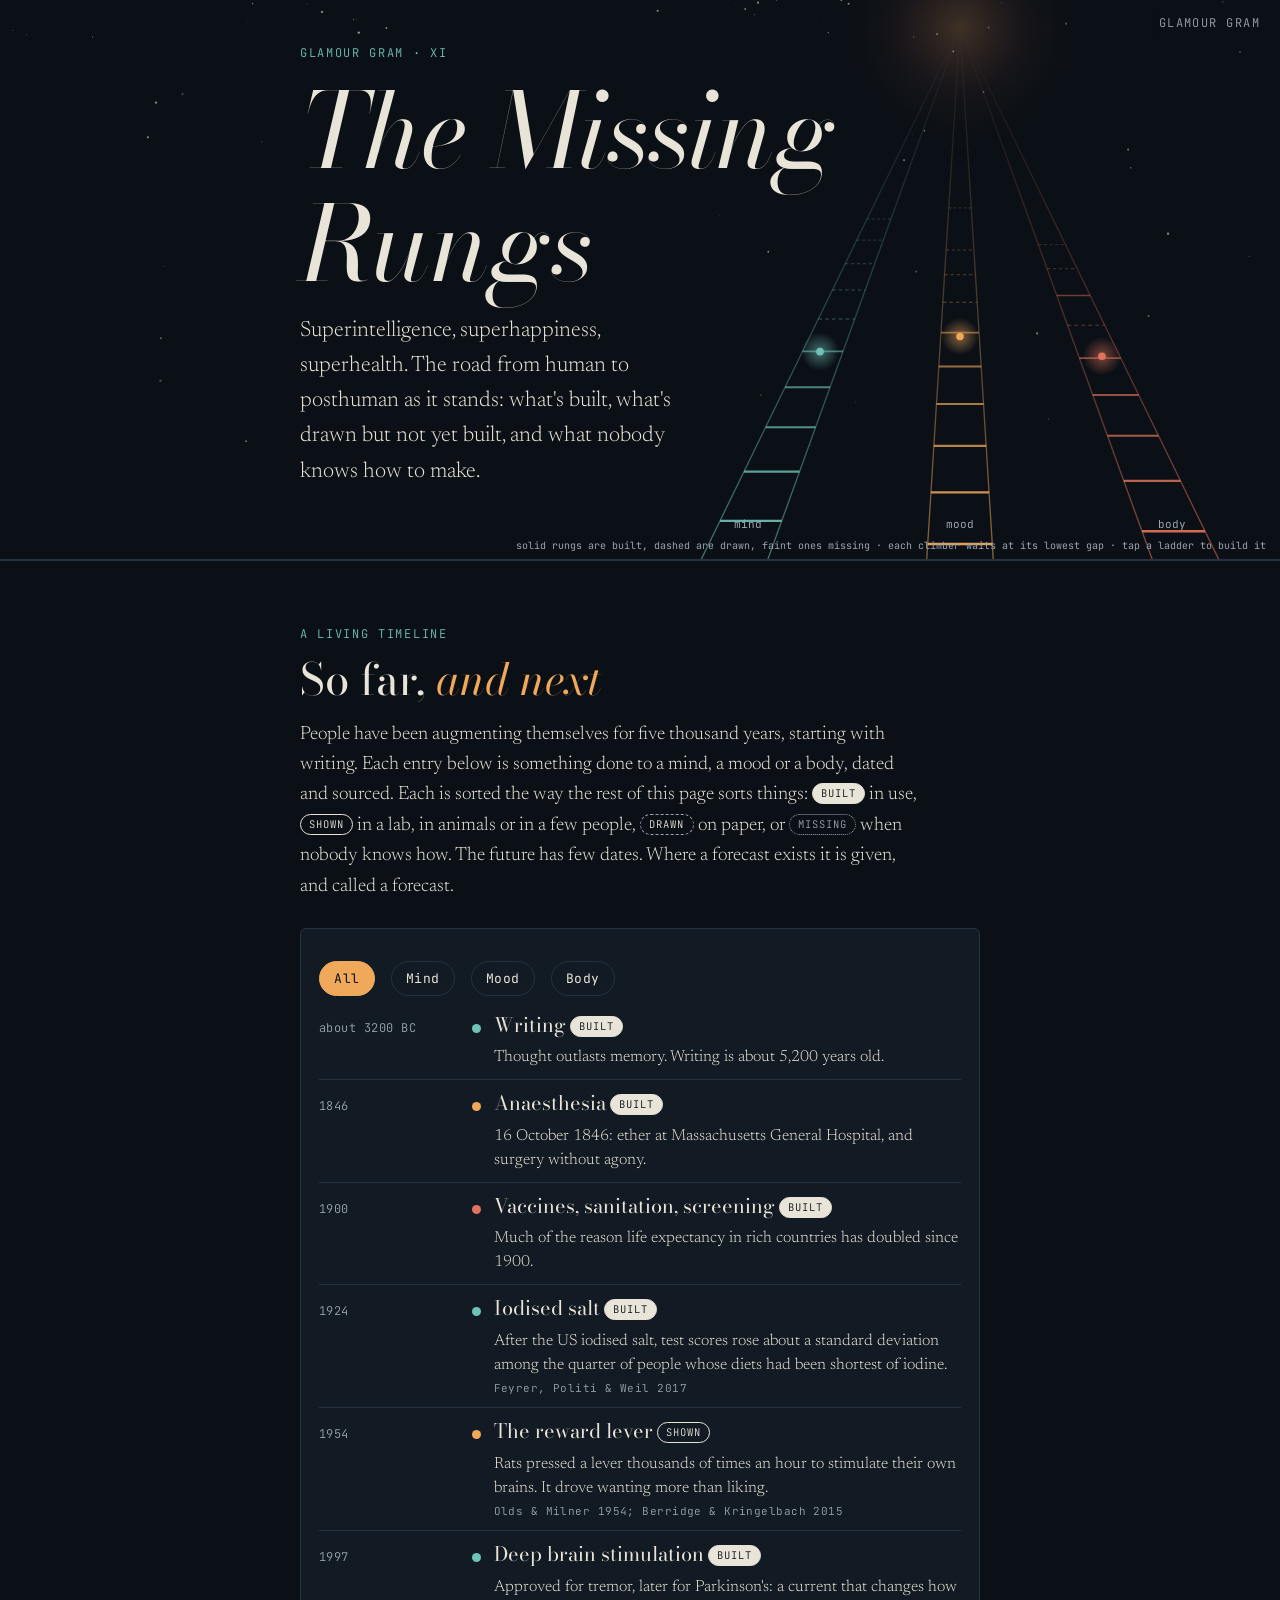
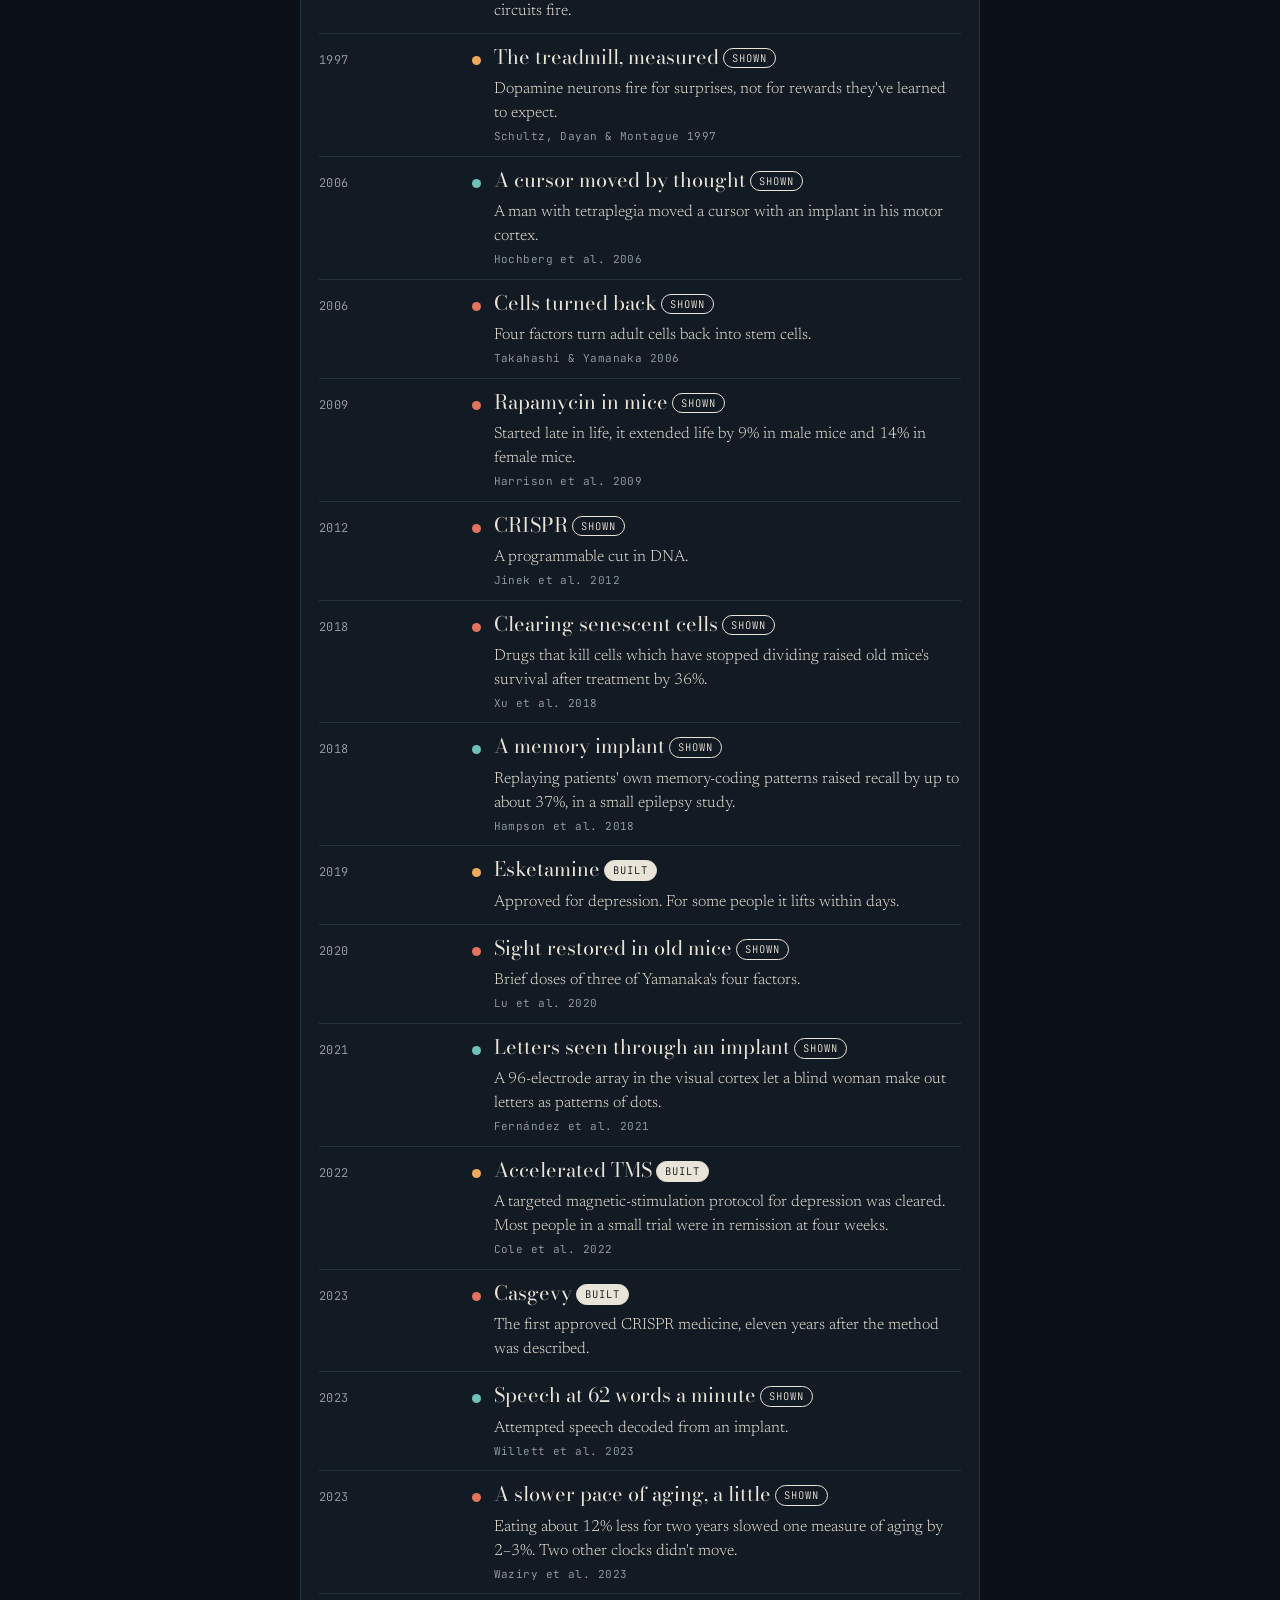
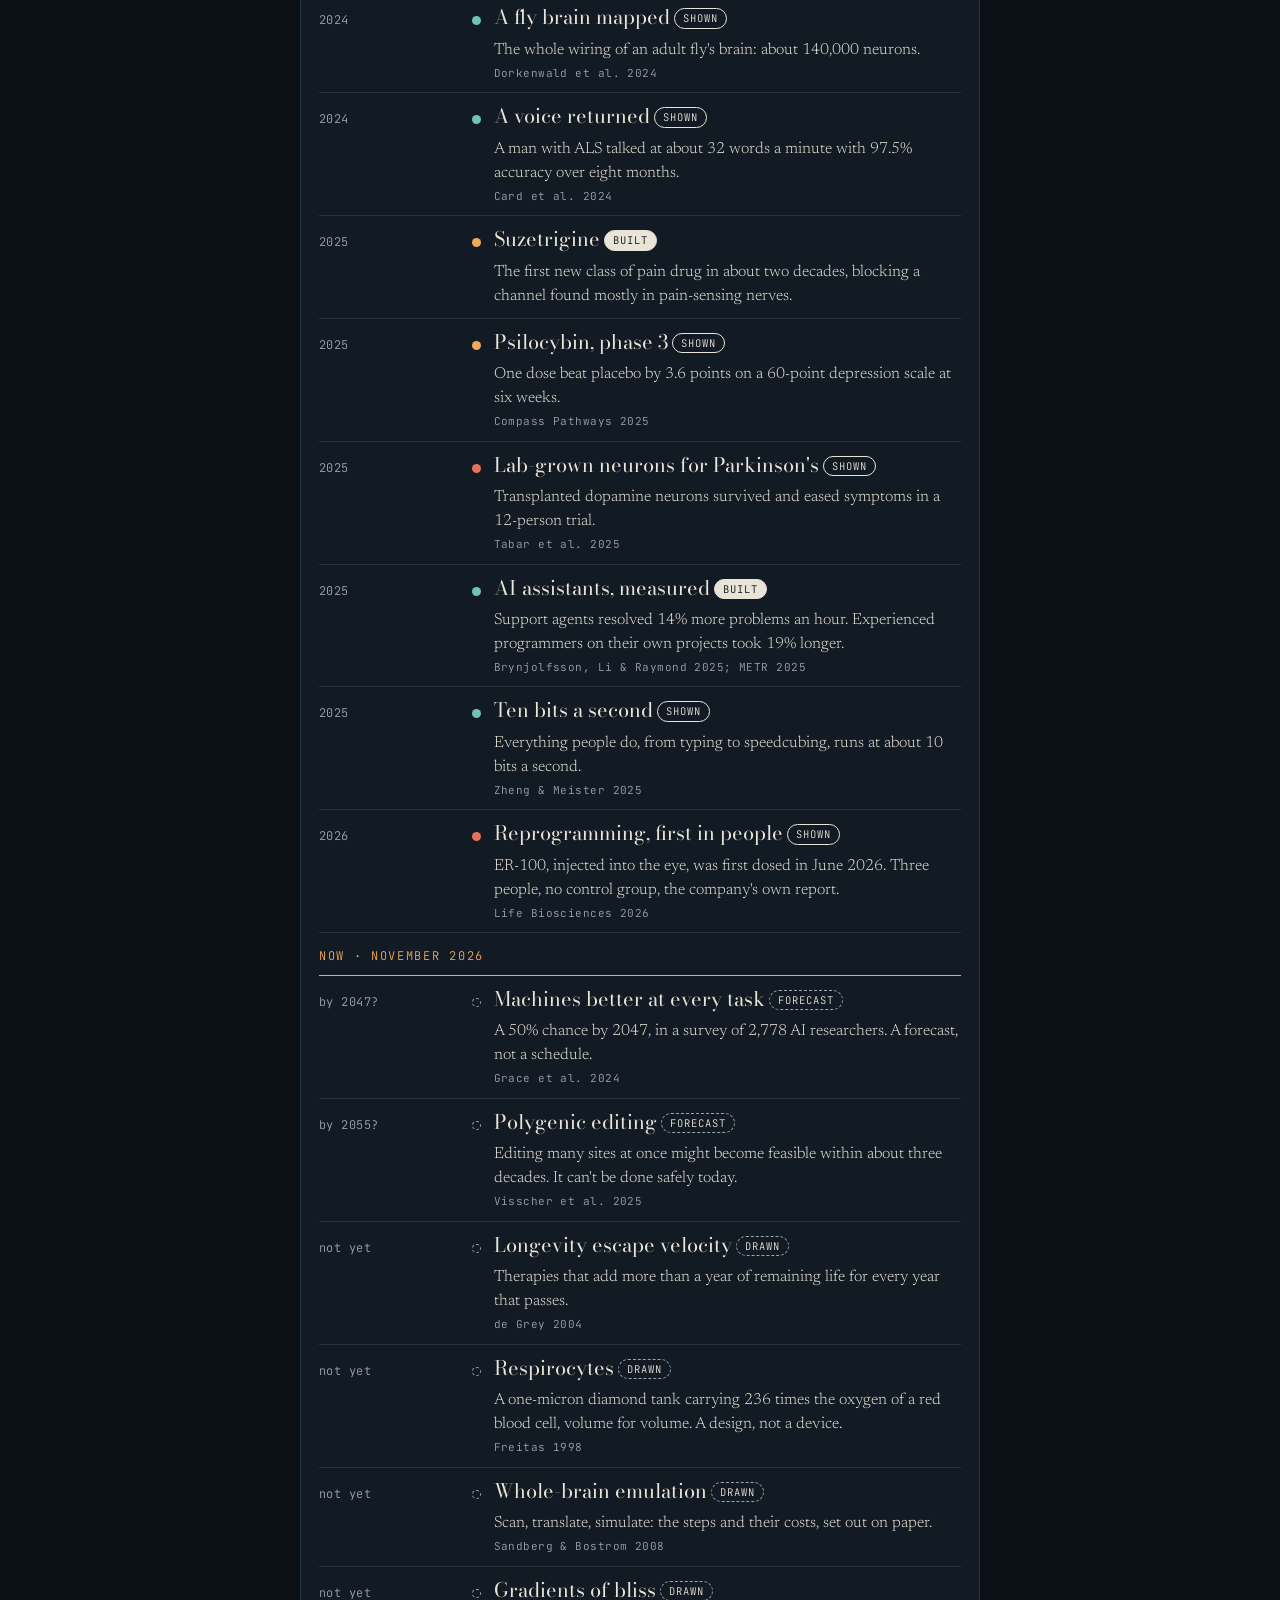
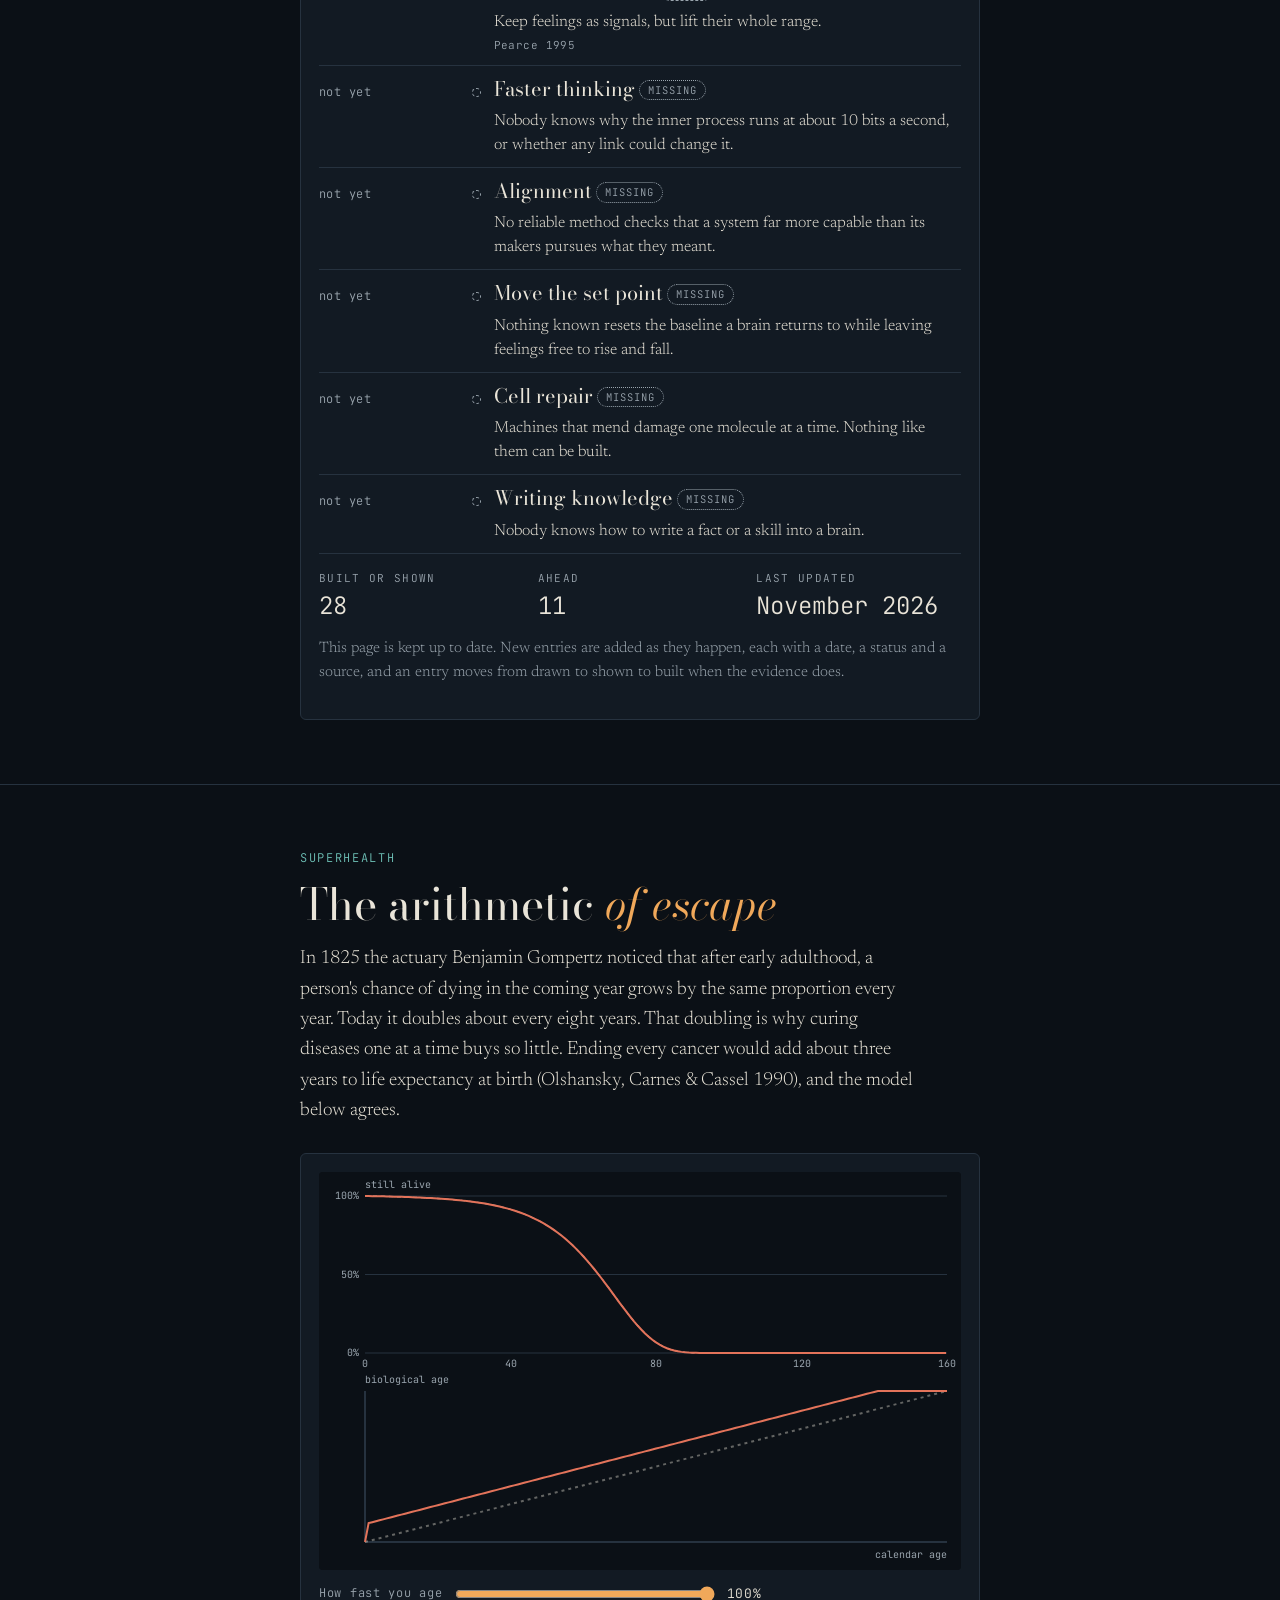
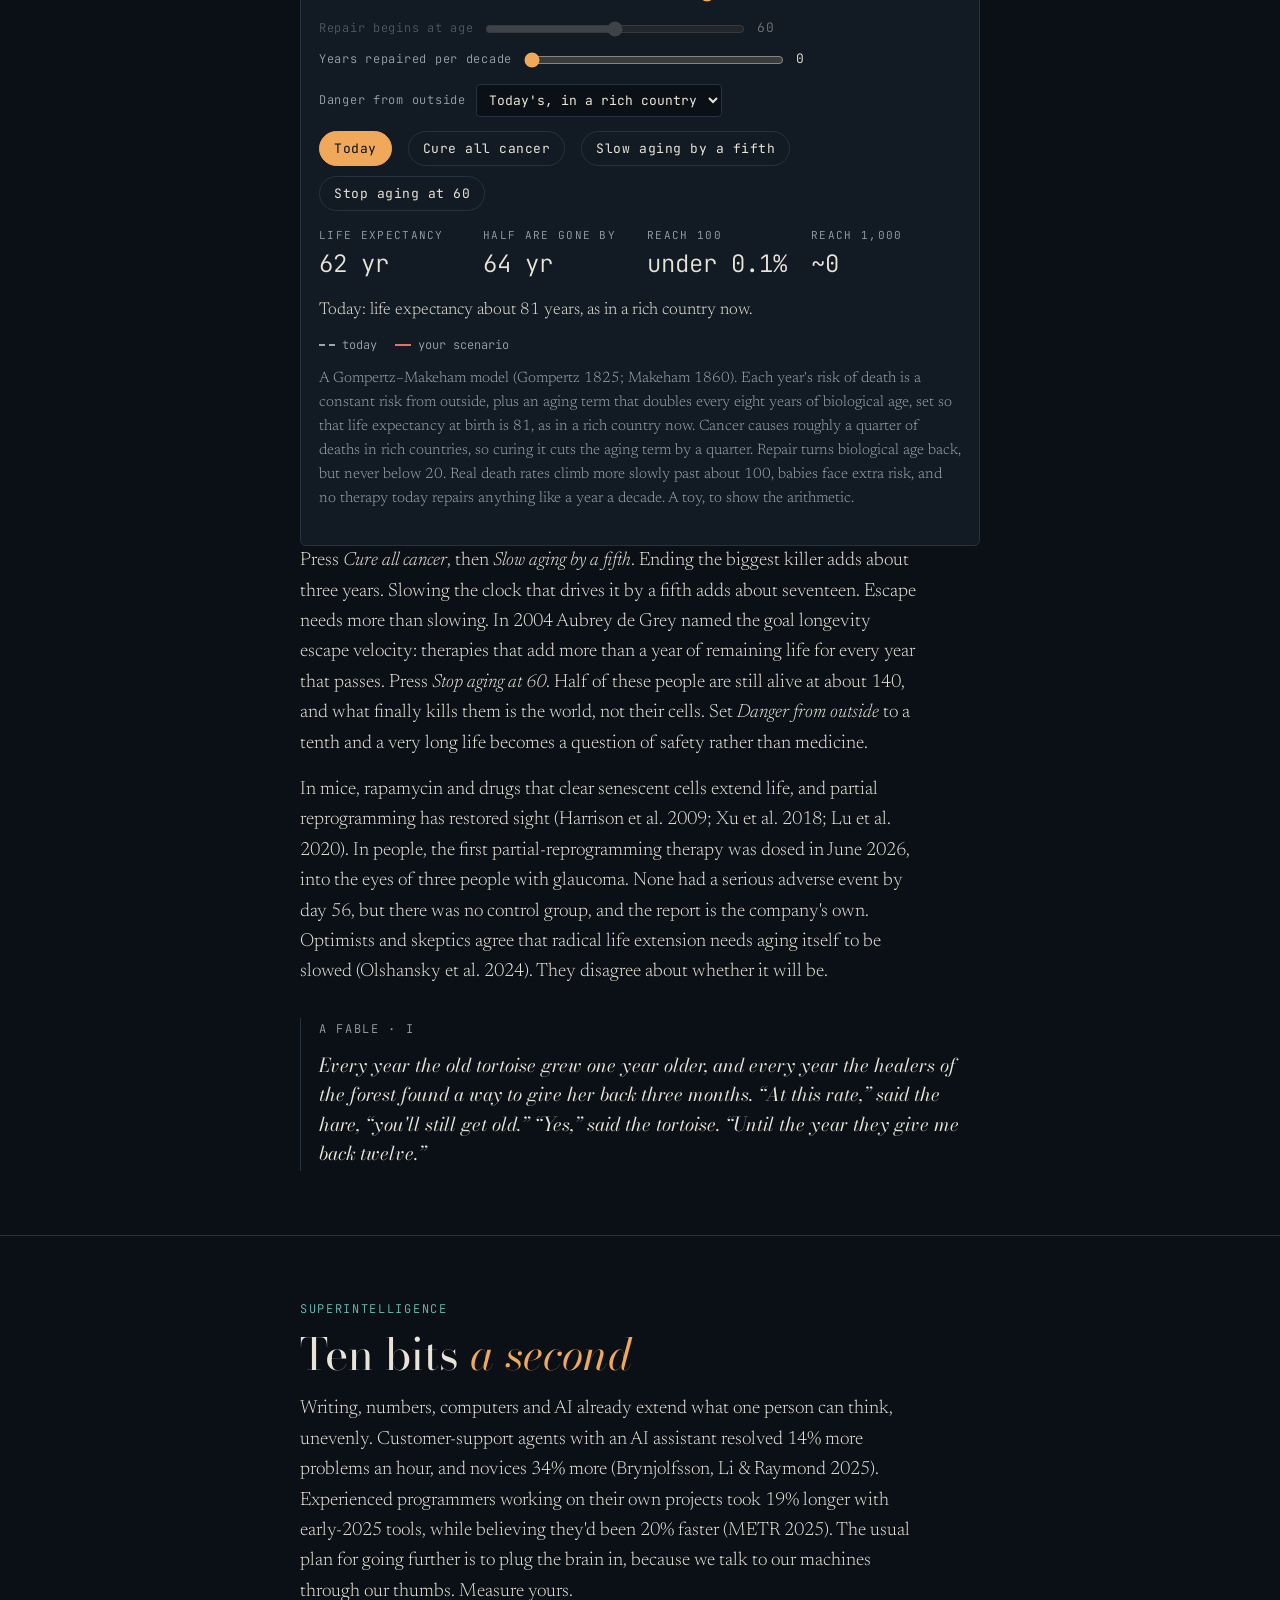
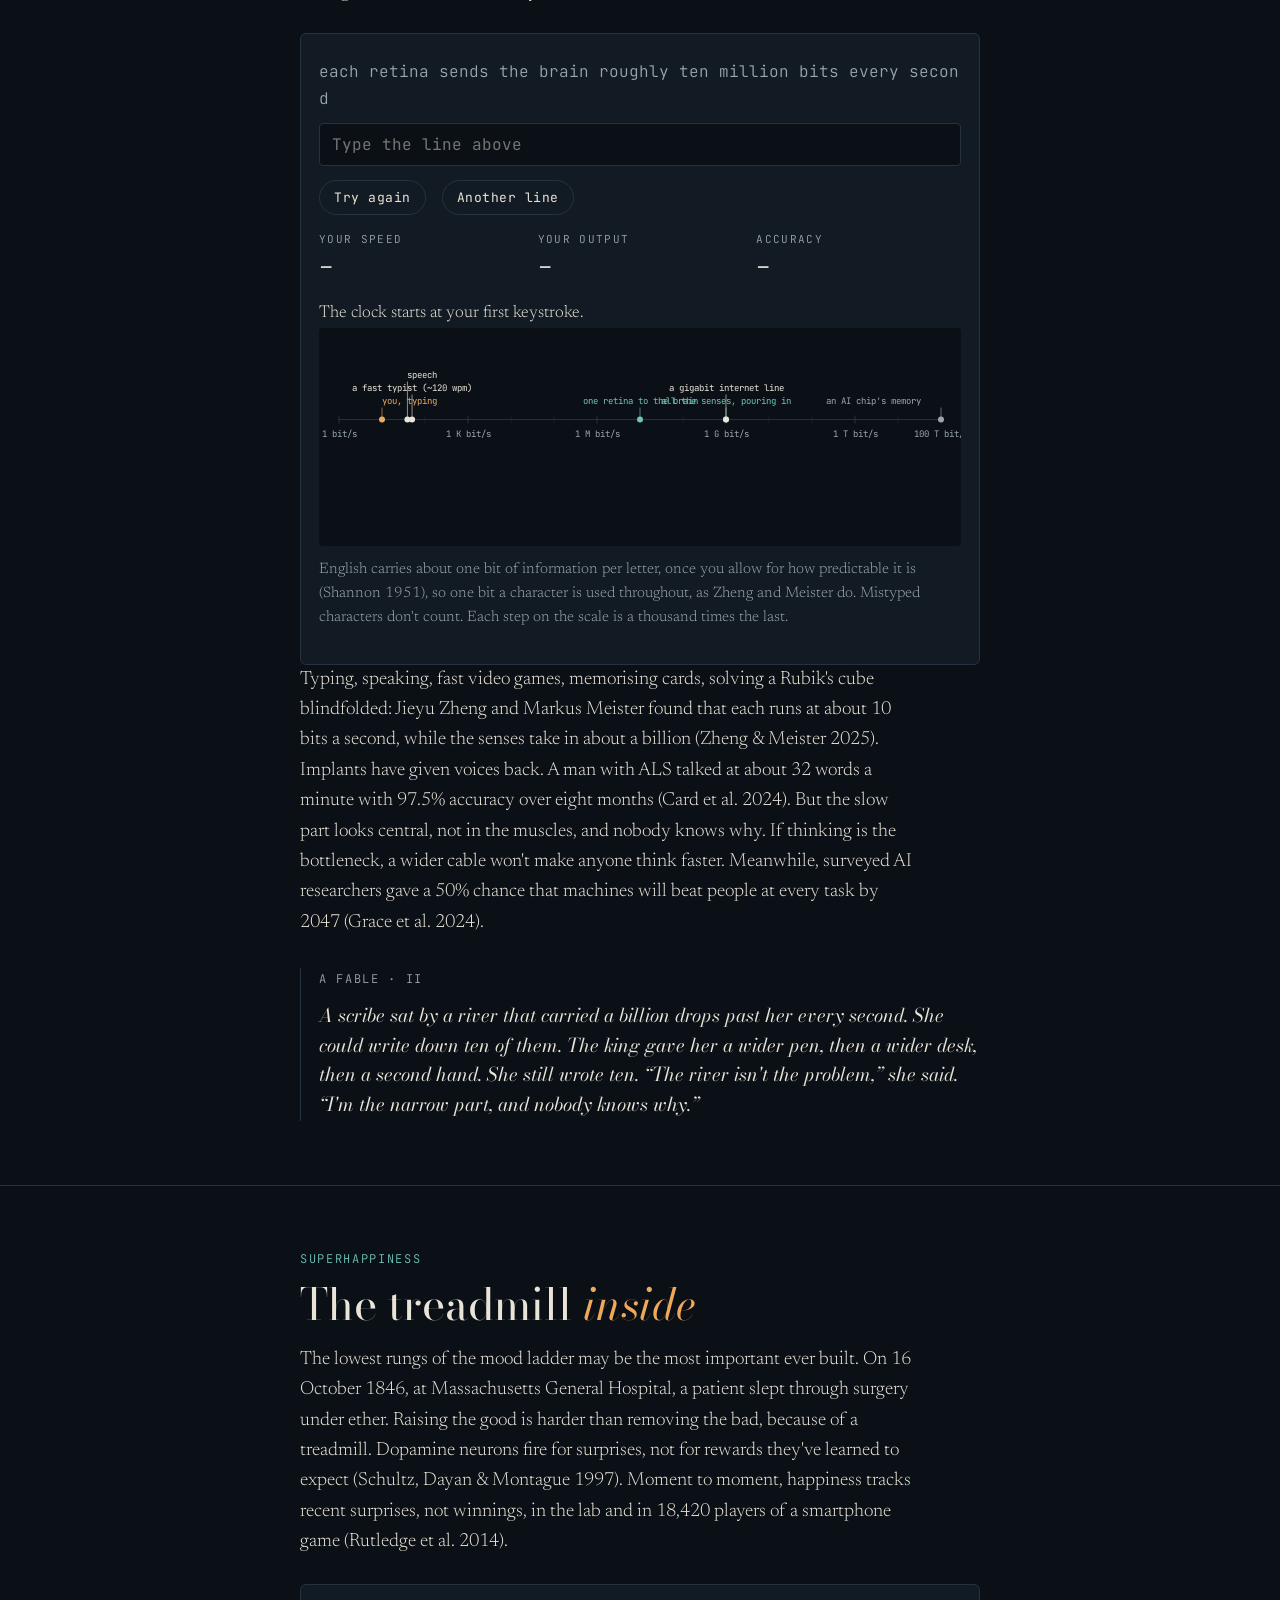
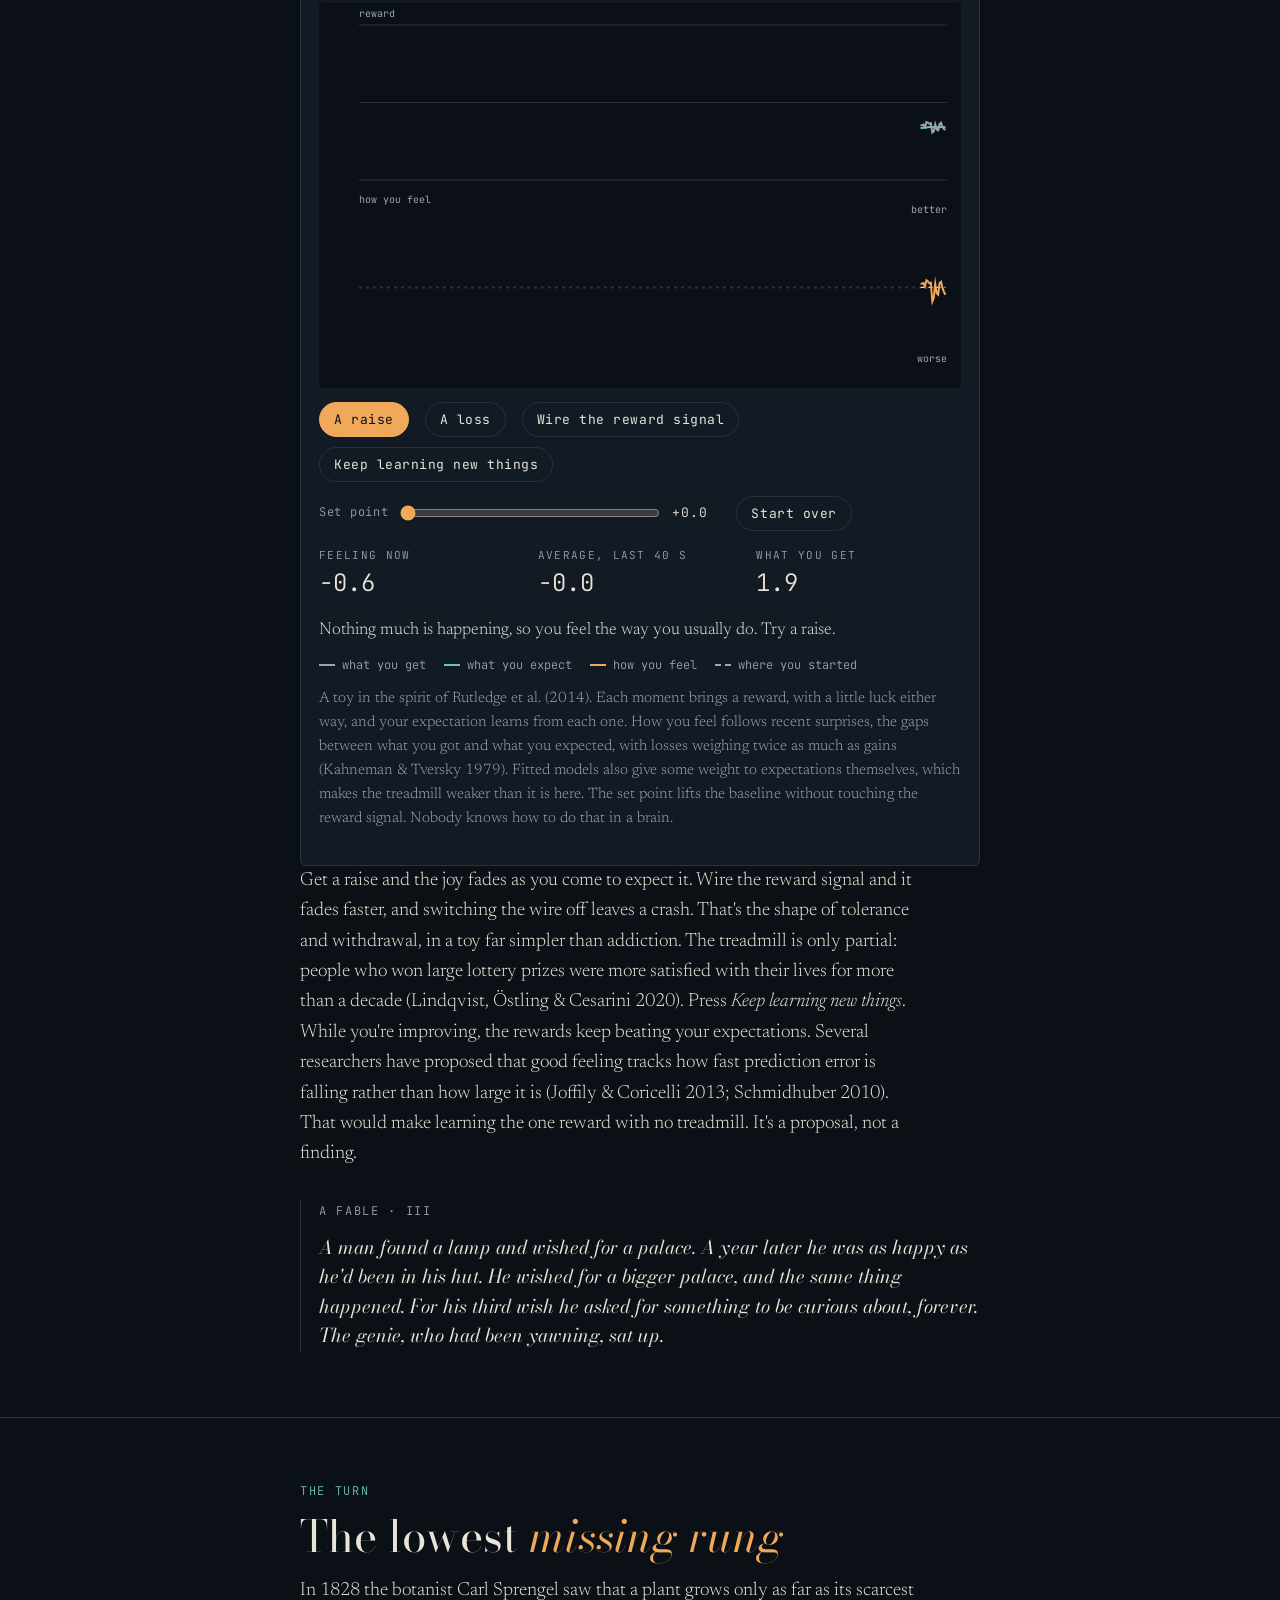
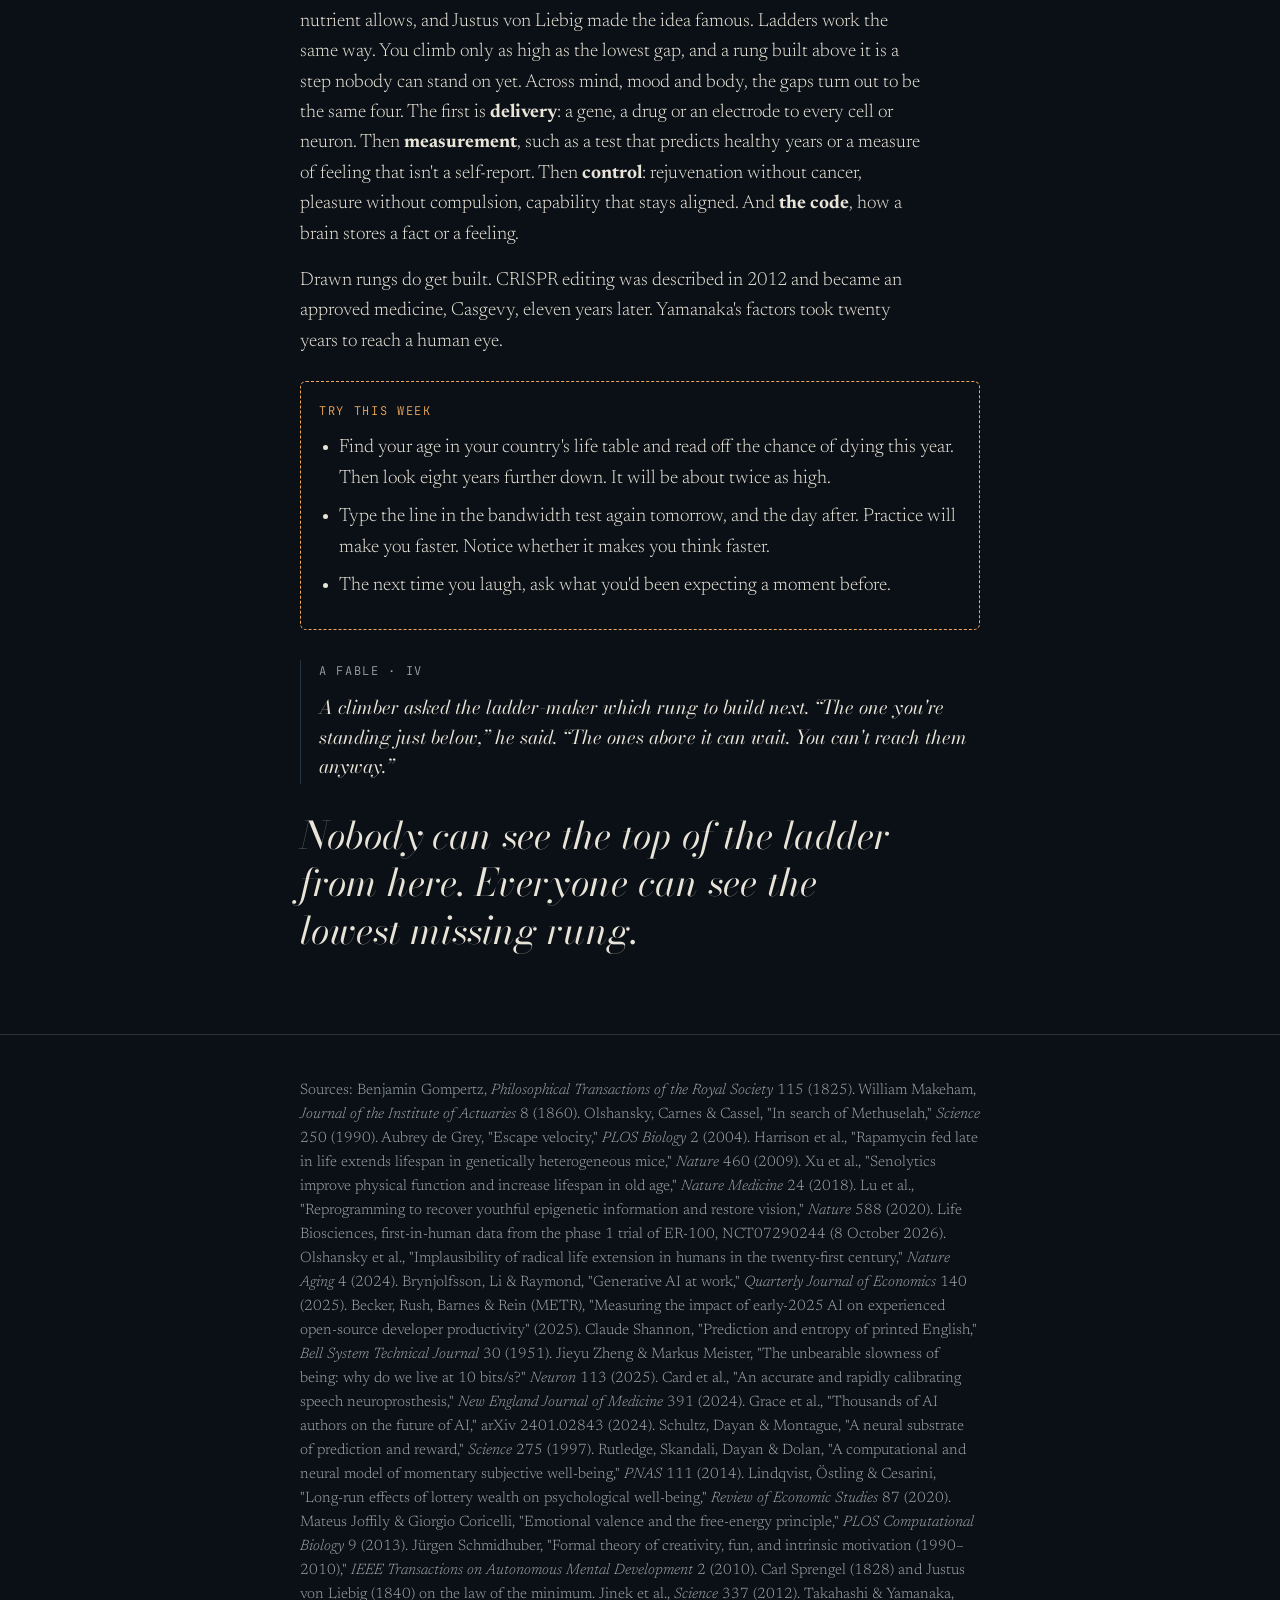
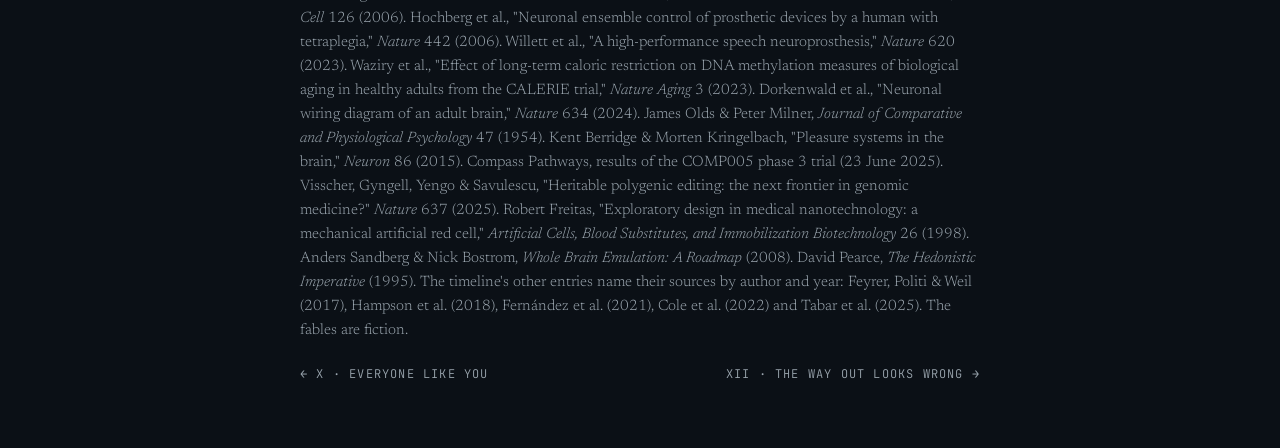
<file: missing-rungs.html>
<!doctype html>
<html lang="en">
<head>
<meta charset="utf-8">
<meta name="viewport" content="width=device-width, initial-scale=1, viewport-fit=cover">
<meta name="theme-color" content="#0b1016">
<link rel="manifest" href="manifest.webmanifest">
<link rel="icon" href="icons/icon.svg" type="image/svg+xml">
<link rel="apple-touch-icon" href="icons/apple-touch-icon.png">
<meta name="apple-mobile-web-app-title" content="GlamGram">
<script>if("serviceWorker" in navigator) addEventListener("load", () => navigator.serviceWorker.register("sw.js"));</script>
<title>The Missing Rungs · Glamour Gram</title>
<meta name="description" content="Superintelligence, superhappiness, superhealth. A living timeline of the road from human to posthuman, and three instruments: the arithmetic of escape velocity, your own bandwidth, and the treadmill inside. Run the arithmetic of escape velocity, measure your own bandwidth, ride the treadmill inside, and find how big one mind can be.">
<link rel="preconnect" href="https://fonts.googleapis.com">
<link rel="preconnect" href="https://fonts.gstatic.com" crossorigin>
<link rel="stylesheet" href="https://fonts.googleapis.com/css2?family=Bodoni+Moda:ital,opsz,wght@0,6..96,400;1,6..96,400&family=Newsreader:ital,opsz,wght@0,6..72,300;1,6..72,300&family=JetBrains+Mono:wght@400;500&display=swap">
<link rel="stylesheet" href="glam.css">
<style>
/* Layout: the title is three ladders, for mind, mood and body, meeting at a vanishing point; each climber waits at its lowest missing rung. Then a living timeline of what has been built, shown, drawn and is still missing, kept up to date from the TIMELINE list in the script. Then one instrument for each super, each ending in a short fable: the arithmetic of escape velocity, your own bandwidth, the treadmill inside. Then the turn: you climb only as high as the lowest gap. */
[hidden]{display:none!important}
.hero canvas{cursor:pointer}
.controls label{min-width:0;max-width:100%}
.controls select{min-width:0}
@media (max-width:420px){.controls select{font-size:12px;padding:6px 4px}}
blockquote{margin:24px 0;padding:4px 0 4px 18px;border-left:2px solid var(--dawn);font-family:var(--display);font-style:italic;font-size:clamp(20px,3vw,24px);line-height:1.4;max-width:58ch}
blockquote cite{display:block;margin-top:8px;font-family:var(--mono);font-style:normal;font-size:12px;letter-spacing:.06em;color:var(--mute)}
.say{font-size:17px;margin:14px 0 0;min-height:1.6em;max-width:none}
.legend{display:flex;flex-wrap:wrap;gap:6px 18px;margin-top:12px;font-family:var(--mono);font-size:12px;color:var(--mute)}
.legend i{display:inline-block;width:10px;height:10px;border-radius:50%;margin-right:7px;vertical-align:-1px}
.legend i.bar{border-radius:0;height:2px;width:16px;vertical-align:3px}
.legend i.dash{border-radius:0;height:0;width:16px;border-top:2px dashed var(--mute);vertical-align:3px}
.legend i.rung{border-radius:0;height:0;width:22px;border-top:3px solid var(--ink);vertical-align:3px}
.legend i.rung.shown{border-top-width:1.5px}
.legend i.rung.drawn{border-top:2px dashed var(--ink)}
.legend i.rung.missing{border-top:2px dotted var(--mute)}
.callout ul{margin:0;padding-left:20px}
.callout li{margin-bottom:8px;max-width:62ch}
.note a{color:var(--sea)}
sup{line-height:0;font-size:.7em}
/* the status of a rung or a step: filled, outlined, dashed, dotted, so it reads without colour */
.tag{display:inline-block;font-style:normal;font-family:var(--mono);font-size:10.5px;letter-spacing:.1em;text-transform:uppercase;border-radius:999px;padding:2px 8px;line-height:1.4;white-space:nowrap;vertical-align:2px}
.tag.built{background:var(--ink);color:var(--night);border:1px solid var(--ink)}
.tag.shown{color:var(--ink);border:1px solid var(--ink)}
.tag.drawn{color:var(--ink);border:1px dashed var(--mute)}
.tag.missing{color:var(--mute);border:1px dotted var(--mute)}
.typing{margin-top:6px}
.target{font-family:var(--mono);font-size:clamp(14px,2.2vw,16px);line-height:1.7;color:var(--mute);margin:4px 0 10px;max-width:none;overflow-wrap:anywhere}
.target .ok{color:var(--dawn)}
.target .bad{color:var(--night);background:var(--ember);border-radius:2px}
.target cite{display:block;font-style:normal;font-size:11px;letter-spacing:.06em;margin-top:2px}
#tInput{width:100%;font-family:var(--mono);font-size:16px;background:var(--night);color:var(--ink);border:1px solid var(--line);border-radius:4px;padding:10px 12px}
#tInput:focus{border-color:var(--sea);outline:none}
/* the living timeline */
ol.tl{list-style:none;margin:6px 0 0;padding:0}
ol.tl li.e{display:grid;grid-template-columns:7.5em 12px 1fr;gap:10px;align-items:baseline;padding:10px 0;border-bottom:1px solid var(--line)}
ol.tl li.e > *{min-width:0}
ol.tl li.e i{width:9px;height:9px;border-radius:50%;display:inline-block;transform:translateY(1px)}
ol.tl li.ahead i{background:transparent!important;border:1px dashed var(--mute)}
ol.tl .y{font-family:var(--mono);font-size:12px;letter-spacing:.04em;color:var(--mute);font-variant-numeric:tabular-nums}
ol.tl b{font-family:var(--display);font-weight:400;font-size:20px;line-height:1.25}
ol.tl .d{display:block;font-size:16px;line-height:1.5;margin-top:2px}
ol.tl small{display:block;font-family:var(--mono);font-size:11px;letter-spacing:.04em;color:var(--mute);margin-top:3px}
ol.tl li.now{font-family:var(--mono);font-size:12px;letter-spacing:.14em;text-transform:uppercase;color:var(--dawn);padding:14px 0 8px;border-bottom:1px solid var(--dawn)}
@media (max-width:420px){ol.tl li.e{grid-template-columns:5.6em 10px 1fr;gap:8px}}
/* the fable: one short tale per section, clearly fiction */
.fable{margin-top:30px;padding:2px 0 2px 18px;border-left:1px solid var(--line)}
.fable .eyebrow{color:var(--mute)}
.fable p{font-family:var(--display);font-style:italic;font-size:19px;line-height:1.55;color:var(--ink);max-width:56ch;margin-bottom:0}
</style>
</head>
<body>
<header class="hero" aria-label="Three ladders, for mind, mood and body, rising toward one vanishing point. Solid rungs are built, dashed rungs are drawn but not built, and some rungs are missing. A small light climbs each ladder and waits at its lowest missing rung.">
  <canvas id="heroCanvas"></canvas>
  <a class="home corner" href="./">Glamour Gram</a>
  <div class="hero-copy"><div class="wrap">
    <div class="eyebrow">Glamour Gram · XI</div>
    <h1>The Missing Rungs</h1>
    <p class="lede">Superintelligence, superhappiness, superhealth. The road from human to posthuman as it stands: what's built, what's drawn but not yet built, and what nobody knows how to make.</p>
  </div></div>
</header>


<main>
<section id="timeline"><div class="wrap">
  <div class="eyebrow">A living timeline</div>
  <h2>So far, <em>and next</em></h2>
  <p>People have been augmenting themselves for five thousand years, starting with writing. Each entry below is something done to a mind, a mood or a body, dated and sourced. Each is sorted the way the rest of this page sorts things: <span class="tag built">built</span> in use, <span class="tag shown">shown</span> in a lab, in animals or in a few people, <span class="tag drawn">drawn</span> on paper, or <span class="tag missing">missing</span> when nobody knows how. The future has few dates. Where a forecast exists it is given, and called a forecast.</p>
  <div class="instrument">
    <div class="controls" role="group" aria-label="Show">
      <button type="button" class="tlf" data-k="all" aria-pressed="true">All</button>
      <button type="button" class="tlf" data-k="mind" aria-pressed="false">Mind</button>
      <button type="button" class="tlf" data-k="mood" aria-pressed="false">Mood</button>
      <button type="button" class="tlf" data-k="body" aria-pressed="false">Body</button>
    </div>
    <ol class="tl" id="tl"></ol>
    <div class="readout">
      <div><div class="k">Built or shown</div><div class="v" id="tlDone">–</div></div>
      <div><div class="k">Ahead</div><div class="v" id="tlAhead">–</div></div>
      <div><div class="k">Last updated</div><div class="v" id="tlAsOf">–</div></div>
    </div>
    <p class="caption">This page is kept up to date. New entries are added as they happen, each with a date, a status and a source, and an entry moves from drawn to shown to built when the evidence does.</p>
  </div>
</div></section>

<section id="health"><div class="wrap">
  <div class="eyebrow">Superhealth</div>
  <h2>The arithmetic <em>of escape</em></h2>
  <p>In 1825 the actuary Benjamin Gompertz noticed that after early adulthood, a person's chance of dying in the coming year grows by the same proportion every year. Today it doubles about every eight years. That doubling is why curing diseases one at a time buys so little. Ending every cancer would add about three years to life expectancy at birth (Olshansky, Carnes &amp; Cassel 1990), and the model below agrees.</p>
  <div class="instrument">
    <canvas id="hCanvas" aria-label="Two charts. Top: the share of people still alive at each age, today and in your scenario. Bottom: biological age against calendar age."></canvas>
    <div class="controls">
      <label>How fast you age <input type="range" id="hRate" min="0" max="100" value="100"> <output id="hRateOut">100%</output></label>
    </div>
    <div class="controls">
      <label>Repair begins at age <input type="range" id="hStart" min="20" max="100" value="60"> <output id="hStartOut">60</output></label>
      <label>Years repaired per decade <input type="range" id="hRev" min="0" max="20" step="0.5" value="0"> <output id="hRevOut">0</output></label>
    </div>
    <div class="controls">
      <label>Danger from outside
        <select id="hExt">
          <option value="0.002">Ten times today's</option>
          <option value="0.0002" selected>Today's, in a rich country</option>
          <option value="0.0001">Half of today's</option>
          <option value="0.00002">A tenth of today's</option>
        </select>
      </label>
    </div>
    <div class="controls">
      <button type="button" class="primary" id="hToday">Today</button>
      <button type="button" id="hCure" aria-pressed="false">Cure all cancer</button>
      <button type="button" id="hSlow">Slow aging by a fifth</button>
      <button type="button" id="hStop">Stop aging at 60</button>
    </div>
    <div class="readout">
      <div><div class="k">Life expectancy</div><div class="v" id="hE">–</div></div>
      <div><div class="k">Half are gone by</div><div class="v" id="hMed">–</div></div>
      <div><div class="k">Reach 100</div><div class="v" id="h100">–</div></div>
      <div><div class="k">Reach 1,000</div><div class="v" id="h1000">–</div></div>
    </div>
    <p class="say" id="hSay" aria-live="polite">Today: life expectancy 81 years.</p>
    <div class="legend"><span><i class="dash"></i>today</span><span><i class="bar" style="background:var(--ember)"></i>your scenario</span></div>
    <p class="caption">A Gompertz–Makeham model (Gompertz 1825; Makeham 1860). Each year's risk of death is a constant risk from outside, plus an aging term that doubles every eight years of biological age, set so that life expectancy at birth is 81, as in a rich country now. Cancer causes roughly a quarter of deaths in rich countries, so curing it cuts the aging term by a quarter. Repair turns biological age back, but never below 20. Real death rates climb more slowly past about 100, babies face extra risk, and no therapy today repairs anything like a year a decade. A toy, to show the arithmetic.</p>
  </div>
  <p>Press <i>Cure all cancer</i>, then <i>Slow aging by a fifth</i>. Ending the biggest killer adds about three years. Slowing the clock that drives it by a fifth adds about seventeen. Escape needs more than slowing. In 2004 Aubrey de Grey named the goal longevity escape velocity: therapies that add more than a year of remaining life for every year that passes. Press <i>Stop aging at 60</i>. Half of these people are still alive at about 140, and what finally kills them is the world, not their cells. Set <i>Danger from outside</i> to a tenth and a very long life becomes a question of safety rather than medicine.</p>
  <p>In mice, rapamycin and drugs that clear senescent cells extend life, and partial reprogramming has restored sight (Harrison et al. 2009; Xu et al. 2018; Lu et al. 2020). In people, the first partial-reprogramming therapy was dosed in June 2026, into the eyes of three people with glaucoma. None had a serious adverse event by day 56, but there was no control group, and the report is the company's own. Optimists and skeptics agree that radical life extension needs aging itself to be slowed (Olshansky et al. 2024). They disagree about whether it will be.</p>
  <div class="fable">
    <div class="eyebrow">A fable · I</div>
    <p>Every year the old tortoise grew one year older, and every year the healers of the forest found a way to give her back three months. “At this rate,” said the hare, “you'll still get old.” “Yes,” said the tortoise. “Until the year they give me back twelve.”</p>
  </div>
</div></section>

<section id="mind"><div class="wrap">
  <div class="eyebrow">Superintelligence</div>
  <h2>Ten bits <em>a second</em></h2>
  <p>Writing, numbers, computers and AI already extend what one person can think, unevenly. Customer-support agents with an AI assistant resolved 14% more problems an hour, and novices 34% more (Brynjolfsson, Li &amp; Raymond 2025). Experienced programmers working on their own projects took 19% longer with early-2025 tools, while believing they'd been 20% faster (METR 2025). The usual plan for going further is to plug the brain in, because we talk to our machines through our thumbs. Measure yours.</p>
  <div class="instrument">
    <div class="typing">
      <p class="target" id="tTarget"></p>
      <input type="text" id="tInput" aria-label="Type the line above" placeholder="Type the line above" autocomplete="off" autocapitalize="off" autocorrect="off" spellcheck="false">
    </div>
    <div class="controls">
      <button type="button" id="tAgain">Try again</button>
      <button type="button" id="tNext">Another line</button>
    </div>
    <div class="readout">
      <div><div class="k">Your speed</div><div class="v" id="tWpm">–</div></div>
      <div><div class="k">Your output</div><div class="v" id="tBits">–</div></div>
      <div><div class="k">Accuracy</div><div class="v" id="tAcc">–</div></div>
    </div>
    <p class="say" id="tSay" aria-live="polite">The clock starts at your first keystroke.</p>
    <canvas id="bwCanvas" aria-label="Bars on a scale of a thousand per step, from one bit a second to a hundred trillion: you typing, a fast typist, speech, a speech implant, one retina, all the senses, a gigabit internet line and an AI chip's memory."></canvas>
    <p class="caption">English carries about one bit of information per letter, once you allow for how predictable it is (Shannon 1951), so one bit a character is used throughout, as Zheng and Meister do. Mistyped characters don't count. Each step on the scale is a thousand times the last.</p>
  </div>
  <p>Typing, speaking, fast video games, memorising cards, solving a Rubik's cube blindfolded: Jieyu Zheng and Markus Meister found that each runs at about 10 bits a second, while the senses take in about a billion (Zheng &amp; Meister 2025). Implants have given voices back. A man with ALS talked at about 32 words a minute with 97.5% accuracy over eight months (Card et al. 2024). But the slow part looks central, not in the muscles, and nobody knows why. If thinking is the bottleneck, a wider cable won't make anyone think faster. Meanwhile, surveyed AI researchers gave a 50% chance that machines will beat people at every task by 2047 (Grace et al. 2024).</p>
  <div class="fable">
    <div class="eyebrow">A fable · II</div>
    <p>A scribe sat by a river that carried a billion drops past her every second. She could write down ten of them. The king gave her a wider pen, then a wider desk, then a second hand. She still wrote ten. “The river isn't the problem,” she said. “I'm the narrow part, and nobody knows why.”</p>
  </div>
</div></section>

<section id="mood"><div class="wrap">
  <div class="eyebrow">Superhappiness</div>
  <h2>The treadmill <em>inside</em></h2>
  <p>The lowest rungs of the mood ladder may be the most important ever built. On 16 October 1846, at Massachusetts General Hospital, a patient slept through surgery under ether. Raising the good is harder than removing the bad, because of a treadmill. Dopamine neurons fire for surprises, not for rewards they've learned to expect (Schultz, Dayan &amp; Montague 1997). Moment to moment, happiness tracks recent surprises, not winnings, in the lab and in 18,420 players of a smartphone game (Rutledge et al. 2014).</p>
  <div class="instrument">
    <canvas id="mCanvas" aria-label="Two charts over the last forty seconds. Top: what you get and what you expect. Bottom: how you feel, against where you started."></canvas>
    <div class="controls">
      <button type="button" class="primary" id="mRaise">A raise</button>
      <button type="button" id="mLoss">A loss</button>
      <button type="button" id="mWire" aria-pressed="false">Wire the reward signal</button>
      <button type="button" id="mLearn" aria-pressed="false">Keep learning new things</button>
    </div>
    <div class="controls">
      <label>Set point <input type="range" id="mSet" min="0" max="40" value="0"> <output id="mSetOut">+0.0</output></label>
      <button type="button" id="mReset">Start over</button>
    </div>
    <div class="readout">
      <div><div class="k">Feeling now</div><div class="v" id="mNow">–</div></div>
      <div><div class="k">Average, last 40 s</div><div class="v" id="mAvg">–</div></div>
      <div><div class="k">What you get</div><div class="v" id="mGet">–</div></div>
    </div>
    <p class="say" id="mSay" aria-live="polite">Nothing much is happening, so you feel the way you usually do. Try a raise.</p>
    <div class="legend"><span><i class="bar" style="background:var(--mute)"></i>what you get</span><span><i class="bar" style="background:var(--sea)"></i>what you expect</span><span><i class="bar" style="background:var(--dawn)"></i>how you feel</span><span><i class="dash"></i>where you started</span></div>
    <p class="caption">A toy in the spirit of Rutledge et al. (2014). Each moment brings a reward, with a little luck either way, and your expectation learns from each one. How you feel follows recent surprises, the gaps between what you got and what you expected, with losses weighing twice as much as gains (Kahneman &amp; Tversky 1979). Fitted models also give some weight to expectations themselves, which makes the treadmill weaker than it is here. The set point lifts the baseline without touching the reward signal. Nobody knows how to do that in a brain.</p>
  </div>
  <p>Get a raise and the joy fades as you come to expect it. Wire the reward signal and it fades faster, and switching the wire off leaves a crash. That's the shape of tolerance and withdrawal, in a toy far simpler than addiction. The treadmill is only partial: people who won large lottery prizes were more satisfied with their lives for more than a decade (Lindqvist, Östling &amp; Cesarini 2020). Press <i>Keep learning new things</i>. While you're improving, the rewards keep beating your expectations. Several researchers have proposed that good feeling tracks how fast prediction error is falling rather than how large it is (Joffily &amp; Coricelli 2013; Schmidhuber 2010). That would make learning the one reward with no treadmill. It's a proposal, not a finding.</p>
  <div class="fable">
    <div class="eyebrow">A fable · III</div>
    <p>A man found a lamp and wished for a palace. A year later he was as happy as he'd been in his hut. He wished for a bigger palace, and the same thing happened. For his third wish he asked for something to be curious about, forever. The genie, who had been yawning, sat up.</p>
  </div>
</div></section>

<section id="rungs"><div class="wrap">
  <div class="eyebrow">The turn</div>
  <h2>The lowest <em>missing rung</em></h2>
  <p>In 1828 the botanist Carl Sprengel saw that a plant grows only as far as its scarcest nutrient allows, and Justus von Liebig made the idea famous. Ladders work the same way. You climb only as high as the lowest gap, and a rung built above it is a step nobody can stand on yet. Across mind, mood and body, the gaps turn out to be the same four. The first is <b>delivery</b>: a gene, a drug or an electrode to every cell or neuron. Then <b>measurement</b>, such as a test that predicts healthy years or a measure of feeling that isn't a self-report. Then <b>control</b>: rejuvenation without cancer, pleasure without compulsion, capability that stays aligned. And <b>the code</b>, how a brain stores a fact or a feeling.</p>
  <p>Drawn rungs do get built. CRISPR editing was described in 2012 and became an approved medicine, Casgevy, eleven years later. Yamanaka's factors took twenty years to reach a human eye.</p>
  <div class="callout">
    <div class="eyebrow">Try this week</div>
    <ul>
      <li>Find your age in your country's life table and read off the chance of dying this year. Then look eight years further down. It will be about twice as high.</li>
      <li>Type the line in the bandwidth test again tomorrow, and the day after. Practice will make you faster. Notice whether it makes you think faster.</li>
      <li>The next time you laugh, ask what you'd been expecting a moment before.</li>
    </ul>
  </div>
  <div class="fable">
    <div class="eyebrow">A fable · IV</div>
    <p>A climber asked the ladder-maker which rung to build next. “The one you're standing just below,” he said. “The ones above it can wait. You can't reach them anyway.”</p>
  </div>
  <p class="closer">Nobody can see the top of the ladder from here. Everyone can see the lowest missing rung.</p>
</div></section>
</main>

<footer><div class="wrap">
  <p>Sources: Benjamin Gompertz, <i>Philosophical Transactions of the Royal Society</i> 115 (1825). William Makeham, <i>Journal of the Institute of Actuaries</i> 8 (1860). Olshansky, Carnes &amp; Cassel, "In search of Methuselah," <i>Science</i> 250 (1990). Aubrey de Grey, "Escape velocity," <i>PLOS Biology</i> 2 (2004). Harrison et al., "Rapamycin fed late in life extends lifespan in genetically heterogeneous mice," <i>Nature</i> 460 (2009). Xu et al., "Senolytics improve physical function and increase lifespan in old age," <i>Nature Medicine</i> 24 (2018). Lu et al., "Reprogramming to recover youthful epigenetic information and restore vision," <i>Nature</i> 588 (2020). Life Biosciences, first-in-human data from the phase 1 trial of ER-100, NCT07290244 (8 October 2026). Olshansky et al., "Implausibility of radical life extension in humans in the twenty-first century," <i>Nature Aging</i> 4 (2024). Brynjolfsson, Li &amp; Raymond, "Generative AI at work," <i>Quarterly Journal of Economics</i> 140 (2025). Becker, Rush, Barnes &amp; Rein (METR), "Measuring the impact of early-2025 AI on experienced open-source developer productivity" (2025). Claude Shannon, "Prediction and entropy of printed English," <i>Bell System Technical Journal</i> 30 (1951). Jieyu Zheng &amp; Markus Meister, "The unbearable slowness of being: why do we live at 10 bits/s?" <i>Neuron</i> 113 (2025). Card et al., "An accurate and rapidly calibrating speech neuroprosthesis," <i>New England Journal of Medicine</i> 391 (2024). Grace et al., "Thousands of AI authors on the future of AI," arXiv 2401.02843 (2024). Schultz, Dayan &amp; Montague, "A neural substrate of prediction and reward," <i>Science</i> 275 (1997). Rutledge, Skandali, Dayan &amp; Dolan, "A computational and neural model of momentary subjective well-being," <i>PNAS</i> 111 (2014). Lindqvist, Östling &amp; Cesarini, "Long-run effects of lottery wealth on psychological well-being," <i>Review of Economic Studies</i> 87 (2020). Mateus Joffily &amp; Giorgio Coricelli, "Emotional valence and the free-energy principle," <i>PLOS Computational Biology</i> 9 (2013). Jürgen Schmidhuber, "Formal theory of creativity, fun, and intrinsic motivation (1990–2010)," <i>IEEE Transactions on Autonomous Mental Development</i> 2 (2010). Carl Sprengel (1828) and Justus von Liebig (1840) on the law of the minimum. Jinek et al., <i>Science</i> 337 (2012). Takahashi &amp; Yamanaka, <i>Cell</i> 126 (2006). Hochberg et al., "Neuronal ensemble control of prosthetic devices by a human with tetraplegia," <i>Nature</i> 442 (2006). Willett et al., "A high-performance speech neuroprosthesis," <i>Nature</i> 620 (2023). Waziry et al., "Effect of long-term caloric restriction on DNA methylation measures of biological aging in healthy adults from the CALERIE trial," <i>Nature Aging</i> 3 (2023). Dorkenwald et al., "Neuronal wiring diagram of an adult brain," <i>Nature</i> 634 (2024). James Olds &amp; Peter Milner, <i>Journal of Comparative and Physiological Psychology</i> 47 (1954). Kent Berridge &amp; Morten Kringelbach, "Pleasure systems in the brain," <i>Neuron</i> 86 (2015). Compass Pathways, results of the COMP005 phase 3 trial (23 June 2025). Visscher, Gyngell, Yengo &amp; Savulescu, "Heritable polygenic editing: the next frontier in genomic medicine?" <i>Nature</i> 637 (2025). Robert Freitas, "Exploratory design in medical nanotechnology: a mechanical artificial red cell," <i>Artificial Cells, Blood Substitutes, and Immobilization Biotechnology</i> 26 (1998). Anders Sandberg &amp; Nick Bostrom, <i>Whole Brain Emulation: A Roadmap</i> (2008). David Pearce, <i>The Hedonistic Imperative</i> (1995). The timeline's other entries name their sources by author and year: Feyrer, Politi &amp; Weil (2017), Hampson et al. (2018), Fernández et al. (2021), Cole et al. (2022) and Tabar et al. (2025). The fables are fiction.</p>
  <div class="next"><a href="everyone-like-you.html">← X · Everyone Like You</a><a href="way-out.html">XII · The Way Out Looks Wrong →</a></div>
</div></footer>

<script>
const css = getComputedStyle(document.documentElement);
const C = k => css.getPropertyValue(k).trim();
const reduce = matchMedia("(prefers-reduced-motion: reduce)").matches;
const $ = id => document.getElementById(id);
function fit(cv, aspect){
  const dpr = Math.min(2, devicePixelRatio || 1);
  const w = cv.clientWidth, h = aspect ? Math.round(w*aspect) : cv.clientHeight;
  if(aspect) cv.style.height = h + "px";
  cv.width = w*dpr; cv.height = h*dpr;
  const ctx = cv.getContext("2d"); ctx.setTransform(dpr,0,0,dpr,0,0);
  return {ctx, w, h};
}
const clamp = (v, a, b) => Math.max(a, Math.min(b, v));
const smooth = (a, b, x) => { const u = clamp((x - a)/(b - a), 0, 1); return u*u*(3 - 2*u); };
function onScreen(el){
  const s = {v:true};
  if("IntersectionObserver" in window) new IntersectionObserver(es => { s.v = es[es.length - 1].isIntersecting; }).observe(el);
  return s;
}
function animate(frame, vis){
  let last = performance.now();
  (function loop(now){ const dt = clamp((now - last)/1000, 0, 0.05); last = now; if(!vis || vis.v) frame(dt); requestAnimationFrame(loop); })(last);
}
function local(cv, e){ const r = cv.getBoundingClientRect(); return {x: e.clientX - r.left, y: e.clientY - r.top}; }
function rgba(v, a){ const n = parseInt(C(v).slice(1), 16); return `rgba(${n >> 16 & 255},${n >> 8 & 255},${n & 255},${a})`; }
function wrap(ctx, text, maxW, maxLines){   // split text into lines that fit, ending with an ellipsis if it runs over
  const words = text.split(" "), lines = []; let line = "";
  words.forEach(wd => { const test = line ? line + " " + wd : wd; if(ctx.measureText(test).width > maxW && line){ lines.push(line); line = wd; } else line = test; });
  lines.push(line);
  if(lines.length > maxLines){ lines.length = maxLines; lines[maxLines - 1] += "…"; }
  return lines;
}
const tell = (el, m) => { if(el.textContent !== m) el.textContent = m; };

/* ---------- hero: three ladders meet at a vanishing point; each climber waits at its lowest missing rung ---------- */
(function(){
  const cv = $("heroCanvas"), copy = document.querySelector(".hero-copy .wrap"), home = document.querySelector(".home.corner");
  const RHO = 0.9, AHEAD = 4;
  // each rung has a difficulty: it's built once the ladder's frontier passes it, and drawn while the frontier is close
  const lads = [["mind", "--sea", 0.42], ["mood", "--dawn", 0.3], ["body", "--ember", 0.34]].map(([name, col, rate], j) => ({name, col, rate, diff: [], F: 5 + j, climb: 0, cam: -2.5, flash: null}));
  const stars = Array.from({length: 80}, () => ({x: Math.random(), y: Math.pow(Math.random(), 1.7), r: Math.random()*1.1 + 0.2, a: Math.random()*0.5 + 0.15}));
  let g = fit(cv), boxes = [], geo, t = 0;
  function diff(L, k){
    while(L.diff.length <= k){ const i = L.diff.length; L.diff.push(i + (i > 2 && Math.random() < 0.22 ? 2 + Math.random()*3 : Math.random()*1.5 - 0.75)); }
    return L.diff[k];
  }
  const state = (L, k) => { const d = diff(L, k); return d < L.F ? 0 : d < L.F + AHEAD ? 1 : 2; };   // 0 built, 1 drawn, 2 missing
  function top(L){ let k = Math.max(0, Math.floor(L.climb) - 1); while(state(L, k) === 0) k++; return k - 1; }   // the highest rung reachable with no gap below it
  function text(){   // a box around each line of the title text, and the home link, in canvas pixels
    const c = cv.getBoundingClientRect(), r = document.createRange(), walk = document.createTreeWalker(copy, NodeFilter.SHOW_TEXT), out = [];
    const add = b => { if(b.width) out.push({l: b.left - c.left, r: b.right - c.left, t: b.top - c.top, b: b.bottom - c.top}); };
    for(let n = walk.nextNode(); n; n = walk.nextNode()) if(n.textContent.trim()){ r.selectNodeContents(n); Array.from(r.getClientRects()).forEach(add); }
    add(home.getBoundingClientRect());
    return out;
  }
  function layout(){
    const {w, h} = g, wide = w >= 700;
    boxes = text();
    geo = {V: {x: wide ? w*0.75 : w*0.5, y: h*0.05}, by: h + 12, hw: wide ? 34 : 22, bx: (wide ? [0.57, 0.75, 0.93] : [0.17, 0.5, 0.83]).map(f => f*w)};
  }
  function at(j, p, s){   // a point on ladder j, a fraction p of the way to the vanishing point; s = -1 left rail, 0 middle, 1 right rail
    const {V, by, hw, bx} = geo, x0 = bx[j] + s*hw;
    return [x0 + (V.x - x0)*p, by + (V.y - by)*p];
  }
  function update(dt){
    t += dt;
    lads.forEach(L => {
      L.F += L.rate*dt;
      const k = top(L);
      L.climb += (k - L.climb)*Math.min(1, dt*2.2);
      L.cam += (L.climb - 2.5 - L.cam)*Math.min(1, dt*0.7);
    });
  }
  function draw(){
    const {ctx, w, h} = g, {V} = geo;
    ctx.globalAlpha = 1; ctx.fillStyle = C("--night"); ctx.fillRect(0, 0, w, h);
    stars.forEach(s => { ctx.globalAlpha = s.a; ctx.fillStyle = C("--ink"); ctx.beginPath(); ctx.arc(s.x*w, s.y*h*0.8, s.r, 0, 7); ctx.fill(); });
    ctx.globalAlpha = 1;
    const glow = ctx.createRadialGradient(V.x, V.y, 0, V.x, V.y, h*0.22);   // where the three meet, nothing can be made out
    glow.addColorStop(0, "rgba(240,168,90,0.22)"); glow.addColorStop(0.5, "rgba(227,115,90,0.06)"); glow.addColorStop(1, "rgba(11,16,22,0)");
    ctx.fillStyle = glow; ctx.beginPath(); ctx.arc(V.x, V.y, h*0.22, 0, 7); ctx.fill();
    lads.forEach((L, j) => {
      [-1, 1].forEach(s => {   // rails, fading as they rise
        const [x0, y0] = at(j, -0.05, s), gr = ctx.createLinearGradient(x0, y0, V.x, V.y);
        gr.addColorStop(0, rgba(L.col, 0.6)); gr.addColorStop(1, rgba(L.col, 0));
        ctx.strokeStyle = gr; ctx.lineWidth = 1.3; ctx.beginPath(); ctx.moveTo(x0, y0); ctx.lineTo(V.x, V.y); ctx.stroke();
      });
      for(let k = Math.max(0, Math.floor(L.cam) - 1); k < L.cam + 60; k++){
        const p = 1 - Math.pow(RHO, k - L.cam);
        if(p > 0.97) break;
        if(p < -0.05) continue;
        const st = state(L, k), [x1, y1] = at(j, p, -1), [x2, y2] = at(j, p, 1), a = clamp(1 - p*1.05, 0, 1), sc = 1 - p;
        ctx.strokeStyle = C(L.col);
        if(st === 0){ ctx.globalAlpha = a; ctx.lineWidth = 0.6 + 2*sc; ctx.setLineDash([]); }
        else if(st === 1){ ctx.globalAlpha = 0.8*a; ctx.lineWidth = 0.6 + 0.8*sc; ctx.setLineDash([1 + 5*sc, 1 + 4*sc]); }
        else { ctx.globalAlpha = 0.28*a; ctx.lineWidth = 0.6 + 0.6*sc; ctx.setLineDash([1, 2 + 4*sc]); }
        ctx.beginPath(); ctx.moveTo(x1, y1); ctx.lineTo(x2, y2); ctx.stroke(); ctx.setLineDash([]);
        if(L.flash && L.flash.k === k && t - L.flash.at < 1.2){   // a rung you just built
          const u = (t - L.flash.at)/1.2; ctx.globalAlpha = 0.9*(1 - u); ctx.lineWidth = 4*sc + 1; ctx.strokeStyle = C("--ink");
          ctx.beginPath(); ctx.moveTo(x1, y1); ctx.lineTo(x2, y2); ctx.stroke();
        }
      }
      // the climber stands on the highest rung it can reach; it pulses while the rung above is missing
      const p = 1 - Math.pow(RHO, L.climb - L.cam), [cx, cy0] = at(j, p, 0), cy = cy0 - 7*(1 - p) - 2, waiting = state(L, top(L) + 1) === 2;
      const pulse = waiting && !reduce ? 0.5 + 0.5*Math.sin(t*4) : 0.6, r = 2 + 3*(1 - p);
      const halo = ctx.createRadialGradient(cx, cy, 0, cx, cy, r*5);
      halo.addColorStop(0, rgba(L.col, 0.35 + 0.3*pulse)); halo.addColorStop(1, rgba(L.col, 0));
      ctx.globalAlpha = 1; ctx.fillStyle = halo; ctx.beginPath(); ctx.arc(cx, cy, r*5, 0, 7); ctx.fill();
      ctx.fillStyle = C(L.col); ctx.beginPath(); ctx.arc(cx, cy, r, 0, 7); ctx.fill();
      ctx.font = "11px JetBrains Mono, monospace"; ctx.fillStyle = C("--mute"); ctx.textAlign = "center";
      const [lx, ly] = at(j, 0.08, 0); ctx.fillText(L.name, lx, Math.min(ly, h - 30));
    });
    ctx.globalAlpha = 1; ctx.textAlign = "left";
    ctx.fillStyle = C("--night");   // keep the words clear
    boxes.forEach(b => ctx.fillRect(b.l - 6, b.t - 4, b.r - b.l + 12, b.b - b.t + 8));
    ctx.font = "10px JetBrains Mono, monospace"; ctx.fillStyle = C("--mute"); ctx.textAlign = "right";
    ctx.fillText(w < 900 ? "solid built · dashed drawn · faint missing · tap a ladder" : "solid rungs are built, dashed are drawn, faint ones missing · each climber waits at its lowest gap · tap a ladder to build it", w - 14, h - 10);
    ctx.textAlign = "left";
  }
  function build(e){   // tap: the nearest ladder builds the rung its climber is stuck below
    const {x, y} = local(cv, e);
    let best = 0, d = Infinity;
    lads.forEach((L, j) => { const p = clamp((geo.by - y)/(geo.by - geo.V.y), 0, 1), [cx] = at(j, p, 0); if(Math.abs(x - cx) < d){ d = Math.abs(x - cx); best = j; } });
    const L = lads[best], k = top(L) + 1;
    diff(L, k); L.diff[k] = -1; L.flash = {k, at: t};
    if(reduce){ for(let i = 0; i < 60; i++) update(0.05); draw(); }
  }
  function reset(){ g = fit(cv); layout(); if(reduce){ draw(); } }
  if(reduce) for(let i = 0; i < 300; i++) update(0.05);
  reset();
  addEventListener("resize", () => { const w0 = g.w, h0 = g.h; g = fit(cv); if(g.w !== w0 || g.h !== h0) layout(); if(reduce) draw(); });
  document.fonts && document.fonts.ready.then(reset);
  cv.addEventListener("pointerdown", build);
  if(!reduce) animate(dt => { update(dt); draw(); }, onScreen(cv));
})();


/* ---------- the living timeline: add new entries here ---------- */
// Each entry: [year, track, status, title, what happened, source]. Status: built (in use), shown (in a lab, in animals or in a few people),
// drawn (designed on paper), missing (nobody knows how), or forecast (a dated forecast, not a schedule). Undated future entries have year null.
// When an entry's evidence changes, change its status, and update AS_OF.
const AS_OF = "November 2026";
const TIMELINE = [
  [-3200, "mind", "built", "Writing", "Thought outlasts memory. Writing is about 5,200 years old.", ""],
  [1846, "mood", "built", "Anaesthesia", "16 October 1846: ether at Massachusetts General Hospital, and surgery without agony.", ""],
  [1900, "body", "built", "Vaccines, sanitation, screening", "Much of the reason life expectancy in rich countries has doubled since 1900.", ""],
  [1924, "mind", "built", "Iodised salt", "After the US iodised salt, test scores rose about a standard deviation among the quarter of people whose diets had been shortest of iodine.", "Feyrer, Politi & Weil 2017"],
  [1954, "mood", "shown", "The reward lever", "Rats pressed a lever thousands of times an hour to stimulate their own brains. It drove wanting more than liking.", "Olds & Milner 1954; Berridge & Kringelbach 2015"],
  [1997, "mind", "built", "Deep brain stimulation", "Approved for tremor, later for Parkinson's: a current that changes how circuits fire.", ""],
  [1997, "mood", "shown", "The treadmill, measured", "Dopamine neurons fire for surprises, not for rewards they've learned to expect.", "Schultz, Dayan & Montague 1997"],
  [2006, "mind", "shown", "A cursor moved by thought", "A man with tetraplegia moved a cursor with an implant in his motor cortex.", "Hochberg et al. 2006"],
  [2006, "body", "shown", "Cells turned back", "Four factors turn adult cells back into stem cells.", "Takahashi & Yamanaka 2006"],
  [2009, "body", "shown", "Rapamycin in mice", "Started late in life, it extended life by 9% in male mice and 14% in female mice.", "Harrison et al. 2009"],
  [2012, "body", "shown", "CRISPR", "A programmable cut in DNA.", "Jinek et al. 2012"],
  [2018, "body", "shown", "Clearing senescent cells", "Drugs that kill cells which have stopped dividing raised old mice's survival after treatment by 36%.", "Xu et al. 2018"],
  [2018, "mind", "shown", "A memory implant", "Replaying patients' own memory-coding patterns raised recall by up to about 37%, in a small epilepsy study.", "Hampson et al. 2018"],
  [2019, "mood", "built", "Esketamine", "Approved for depression. For some people it lifts within days.", ""],
  [2020, "body", "shown", "Sight restored in old mice", "Brief doses of three of Yamanaka's four factors.", "Lu et al. 2020"],
  [2021, "mind", "shown", "Letters seen through an implant", "A 96-electrode array in the visual cortex let a blind woman make out letters as patterns of dots.", "Fernández et al. 2021"],
  [2022, "mood", "built", "Accelerated TMS", "A targeted magnetic-stimulation protocol for depression was cleared. Most people in a small trial were in remission at four weeks.", "Cole et al. 2022"],
  [2023, "body", "built", "Casgevy", "The first approved CRISPR medicine, eleven years after the method was described.", ""],
  [2023, "mind", "shown", "Speech at 62 words a minute", "Attempted speech decoded from an implant.", "Willett et al. 2023"],
  [2023, "body", "shown", "A slower pace of aging, a little", "Eating about 12% less for two years slowed one measure of aging by 2–3%. Two other clocks didn't move.", "Waziry et al. 2023"],
  [2024, "mind", "shown", "A fly brain mapped", "The whole wiring of an adult fly's brain: about 140,000 neurons.", "Dorkenwald et al. 2024"],
  [2024, "mind", "shown", "A voice returned", "A man with ALS talked at about 32 words a minute with 97.5% accuracy over eight months.", "Card et al. 2024"],
  [2025, "mood", "built", "Suzetrigine", "The first new class of pain drug in about two decades, blocking a channel found mostly in pain-sensing nerves.", ""],
  [2025, "mood", "shown", "Psilocybin, phase 3", "One dose beat placebo by 3.6 points on a 60-point depression scale at six weeks.", "Compass Pathways 2025"],
  [2025, "body", "shown", "Lab-grown neurons for Parkinson's", "Transplanted dopamine neurons survived and eased symptoms in a 12-person trial.", "Tabar et al. 2025"],
  [2025, "mind", "built", "AI assistants, measured", "Support agents resolved 14% more problems an hour. Experienced programmers on their own projects took 19% longer.", "Brynjolfsson, Li & Raymond 2025; METR 2025"],
  [2025, "mind", "shown", "Ten bits a second", "Everything people do, from typing to speedcubing, runs at about 10 bits a second.", "Zheng & Meister 2025"],
  [2026, "body", "shown", "Reprogramming, first in people", "ER-100, injected into the eye, was first dosed in June 2026. Three people, no control group, the company's own report.", "Life Biosciences 2026"],
  [2047, "mind", "forecast", "Machines better at every task", "A 50% chance by 2047, in a survey of 2,778 AI researchers. A forecast, not a schedule.", "Grace et al. 2024"],
  [2055, "mind", "forecast", "Polygenic editing", "Editing many sites at once might become feasible within about three decades. It can't be done safely today.", "Visscher et al. 2025"],
  [null, "body", "drawn", "Longevity escape velocity", "Therapies that add more than a year of remaining life for every year that passes.", "de Grey 2004"],
  [null, "body", "drawn", "Respirocytes", "A one-micron diamond tank carrying 236 times the oxygen of a red blood cell, volume for volume. A design, not a device.", "Freitas 1998"],
  [null, "mind", "drawn", "Whole-brain emulation", "Scan, translate, simulate: the steps and their costs, set out on paper.", "Sandberg & Bostrom 2008"],
  [null, "mood", "drawn", "Gradients of bliss", "Keep feelings as signals, but lift their whole range.", "Pearce 1995"],
  [null, "mind", "missing", "Faster thinking", "Nobody knows why the inner process runs at about 10 bits a second, or whether any link could change it.", ""],
  [null, "mind", "missing", "Alignment", "No reliable method checks that a system far more capable than its makers pursues what they meant.", ""],
  [null, "mood", "missing", "Move the set point", "Nothing known resets the baseline a brain returns to while leaving feelings free to rise and fall.", ""],
  [null, "body", "missing", "Cell repair", "Machines that mend damage one molecule at a time. Nothing like them can be built.", ""],
  [null, "mind", "missing", "Writing knowledge", "Nobody knows how to write a fact or a skill into a brain.", ""]
];
(function(){
  const NOW = 2026, list = $("tl"), TRACK = {mind: ["Mind", "--sea"], mood: ["Mood", "--dawn"], body: ["Body", "--ember"]};
  const yearOf = y => y == null ? "not yet" : y < 0 ? "about " + (-y) + " BC" : y > NOW ? "by " + y + "?" : String(y);
  let show = "all";
  function render(){
    list.textContent = "";
    const rows = TIMELINE.filter(e => show === "all" || e[1] === show);
    let nowDrawn = false;
    rows.forEach(e => {
      if(!nowDrawn && (e[0] == null || e[0] > NOW)){ const li = document.createElement("li"); li.className = "now"; li.textContent = "Now · " + AS_OF; list.append(li); nowDrawn = true; }
      const li = document.createElement("li"), y = document.createElement("span"), body = document.createElement("div"), h = document.createElement("b"), tag = document.createElement("span"), p = document.createElement("span");
      li.className = "e " + e[1] + (e[0] == null || e[0] > NOW ? " ahead" : "");
      y.className = "y"; y.textContent = yearOf(e[0]);
      h.textContent = e[3]; tag.className = "tag " + (e[2] === "forecast" ? "drawn" : e[2]); tag.textContent = e[2];
      p.className = "d"; p.textContent = e[4];
      body.append(h, document.createTextNode(" "), tag, p);
      if(e[5]){ const s = document.createElement("small"); s.textContent = e[5]; body.append(s); }
      const dot = document.createElement("i"); dot.style.background = C(TRACK[e[1]][1]); dot.title = TRACK[e[1]][0];
      li.append(y, dot, body); list.append(li);
    });
    const past = rows.filter(e => e[0] != null && e[0] <= NOW).length;
    tell($("tlDone"), String(past)); tell($("tlAhead"), String(rows.length - past)); tell($("tlAsOf"), AS_OF);
  }
  document.querySelectorAll(".tlf").forEach(b => b.addEventListener("click", () => { show = b.dataset.k; document.querySelectorAll(".tlf").forEach(x => x.setAttribute("aria-pressed", x === b ? "true" : "false")); render(); }));
  render();
})();

/* ---------- superhealth: a Gompertz-Makeham life model, and what each intervention buys ---------- */
(function(){
  const cv = $("hCanvas"), rate = $("hRate"), start = $("hStart"), rev = $("hRev"), ext = $("hExt"), say = $("hSay");
  const G = Math.log(2)/8, B = 0.000041478;   // aging term doubles every 8 years; B set so life expectancy is 81
  let g, geo, cur = null, base = null;
  const params = () => ({A: +ext.value, mult: rate.value/100, start: +start.value, rev: +rev.value});
  function run(p){   // integrate survival; return curve, life expectancy, median, and reach-ages
    const dt = 0.25, maxA = 1000, pts = [], A = p.A, mult = p.mult === undefined ? 1 : p.mult;
    let S = 1, e = 0, bio = 0, med = null, p100 = 0, p1000 = 0;
    for(let t = 0; t <= maxA; t += dt){
      const mu = A + mult*B*Math.exp(G*bio), S1 = S*Math.exp(-mu*dt);
      e += (S + S1)/2*dt;
      if(med === null && S1 < 0.5) med = t + dt;
      if(Math.abs(t - 100) < dt/2) p100 = S;
      if(Math.abs(t - 1000) < dt/2) p1000 = S;
      if(t % 1 < dt) pts.push([t, S]);
      S = S1;
      let d = dt; if(p.rev && t >= p.start) d -= p.rev/10*dt;   // repair turns the clock back, never below 20
      bio = Math.max(20, bio + d);
      if(S < 1e-7){ for(let u = t + dt; u <= maxA; u += 1) pts.push([u, 0]); break; }
    }
    return {pts, e, med: med || maxA, p100, p1000};
  }
  function layout(){ g = fit(cv, cv.clientWidth < 520 ? 1.0 : 0.62); const {w, h} = g; geo = {w, h, x0: 46, x1: w - 14, yA0: 24, yA1: h*0.5 - 18, yB0: h*0.5 + 20, yB1: h - 28, maxAge: 160}; }
  function draw(){
    const {ctx} = g, {w, h, x0, x1, yA0, yA1, yB0, yB1, maxAge} = geo, mute = C("--mute"), ink = C("--ink"), ember = C("--ember");
    ctx.fillStyle = C("--night"); ctx.fillRect(0, 0, w, h);
    const X = a => x0 + (x1 - x0)*Math.min(a, maxAge)/maxAge;
    // top: survival curves
    ctx.font = "10px JetBrains Mono, monospace"; ctx.strokeStyle = C("--line"); ctx.lineWidth = 1;
    [0, 0.5, 1].forEach(v => { const y = yA1 - (yA1 - yA0)*v; ctx.beginPath(); ctx.moveTo(x0, y); ctx.lineTo(x1, y); ctx.stroke(); ctx.fillStyle = mute; ctx.textAlign = "right"; ctx.fillText(Math.round(v*100) + "%", x0 - 6, y + 3); });
    ctx.textAlign = "left"; ctx.fillText("still alive", x0, yA0 - 8);
    [0, 40, 80, 120, 160].forEach(a => { ctx.fillStyle = mute; ctx.textAlign = "center"; ctx.fillText(a, X(a), yA1 + 14); });
    const plot = (r, col, dashed) => {
      ctx.strokeStyle = col; ctx.lineWidth = dashed ? 1.3 : 2; ctx.setLineDash(dashed ? [4, 4] : []);
      ctx.beginPath(); r.pts.forEach(([a, s], i) => { if(a > maxAge) return; const x = X(a), y = yA1 - (yA1 - yA0)*s; i ? ctx.lineTo(x, y) : ctx.moveTo(x, y); }); ctx.stroke(); ctx.setLineDash([]);
    };
    if(base) plot(base, mute, true);
    if(cur) plot(cur, ember, false);
    // bottom: biological vs calendar age
    ctx.strokeStyle = C("--line"); ctx.beginPath(); ctx.moveTo(x0, yB1); ctx.lineTo(x1, yB1); ctx.stroke();
    ctx.beginPath(); ctx.moveTo(x0, yB0); ctx.lineTo(x0, yB1); ctx.stroke();
    ctx.fillStyle = mute; ctx.textAlign = "left"; ctx.fillText("biological age", x0, yB0 - 8);
    ctx.strokeStyle = ink; ctx.globalAlpha = 0.4; ctx.setLineDash([3, 4]); ctx.beginPath();   // the no-aging diagonal
    ctx.moveTo(X(0), yB1); ctx.lineTo(X(maxAge), yB1 - (yB1 - yB0)); ctx.stroke(); ctx.setLineDash([]); ctx.globalAlpha = 1;
    const p = params(); let bio = 0; ctx.strokeStyle = ember; ctx.lineWidth = 2; ctx.beginPath();
    for(let t = 0; t <= maxAge; t += 1){ const x = X(t), y = yB1 - (yB1 - yB0)*Math.min(bio, maxAge)/maxAge; t ? ctx.lineTo(x, y) : ctx.moveTo(x, y); let d = 1; if(p.rev && t >= p.start) d -= p.rev/10; bio = Math.max(20, bio + d); }
    ctx.stroke(); ctx.lineWidth = 1;
    ctx.fillStyle = mute; ctx.textAlign = "right"; ctx.fillText("calendar age", x1, yB1 + 16);
    ctx.textAlign = "left";
  }
  const fmtAge = a => a >= 999 ? "1,000+" : Math.round(a) + " yr";
  const fmtPct = v => v < 0.001 ? "under 0.1%" : v > 0.5 ? Math.round(v*100) + "%" : (v*100).toFixed(v < 0.1 ? 1 : 0) + "%";
  function recompute(){
    base = run({A: 0.0002, mult: 1}); cur = run(params());
    $("hRateOut").textContent = rate.value + "%"; $("hStartOut").textContent = start.value; $("hRevOut").textContent = (+rev.value).toString();
    start.disabled = rev.value === "0"; start.parentElement.style.opacity = rev.value === "0" ? 0.45 : 1;
    $("hE").textContent = fmtAge(cur.e); $("hMed").textContent = fmtAge(cur.med);
    $("h100").textContent = fmtPct(cur.p100); $("h1000").textContent = cur.p1000 < 1e-4 ? "~0" : fmtPct(cur.p1000);
    draw();
  }
  [rate, start, rev, ext].forEach(el => el.addEventListener("input", recompute));
  $("hToday").addEventListener("click", () => { rate.value = 100; rev.value = 0; ext.value = "0.0002"; recompute(); tell(say, "Today: life expectancy about 81 years, as in a rich country now."); });
  $("hCure").addEventListener("click", () => { rate.value = 75; rev.value = 0; recompute(); tell(say, `Cutting the aging term by a quarter, the share cancer causes, adds about ${Math.round(run(params()).e - 81)} years. Curing one disease buys little, because risk still doubles every eight years.`); });
  $("hSlow").addEventListener("click", () => { rate.value = 80; rev.value = 0; recompute(); tell(say, `Slowing aging by a fifth adds about ${Math.round(run(params()).e - 81)} years: far more than curing any one disease.`); });
  $("hStop").addEventListener("click", () => { rate.value = 100; start.value = 60; rev.value = 10; recompute(); tell(say, `Stop the clock at 60 and half live past ${Math.round(run(params()).med)}. What kills them now is the world, not the body. Lower the danger from outside to see it.`); });
  layout(); recompute(); tell(say, "Today: life expectancy about 81 years, as in a rich country now.");
  addEventListener("resize", () => { layout(); draw(); });
  document.fonts && document.fonts.ready.then(draw);
})();

/* ---------- superintelligence: measure your own bandwidth, against the senses and the machines ---------- */
(function(){
  const target = $("tTarget"), input = $("tInput"), wpmEl = $("tWpm"), bitsEl = $("tBits"), accEl = $("tAcc"), say = $("tSay");
  const LINES = [
    "the information rate of a human being is about ten bits a second",
    "each retina sends the brain roughly ten million bits every second",
    "everything you do runs through the same narrow gate, one thought at a time",
    "the senses pour in a billion bits a second and almost all of it is dropped",
    "a wider cable will not make you think faster if thinking is the bottleneck"];
  let line, started = 0, done = false, idx = Math.floor(Math.random()*LINES.length);
  function render(){
    const typed = input.value, html = [];
    for(let i = 0; i < line.length; i++){
      const c = line[i] === " " ? "&nbsp;" : line[i].replace("<", "&lt;");
      if(i < typed.length) html.push(`<span class="${typed[i] === line[i] ? "ok" : "bad"}">${c}</span>`);
      else html.push(`<span>${c}</span>`);
    }
    target.innerHTML = html.join("");
  }
  function setLine(){ line = LINES[idx % LINES.length]; input.value = ""; started = 0; done = false; render(); input.disabled = false; tell(say, "The clock starts at your first keystroke."); wpmEl.textContent = bitsEl.textContent = accEl.textContent = "–"; drawScale(null); }
  input.addEventListener("input", () => {
    if(!started && input.value.length){ started = performance.now(); }
    render();
    if(!done && input.value.length >= line.length){ finish(); }
  });
  function finish(){
    done = true; input.disabled = true;
    const secs = (performance.now() - started)/1000, typed = input.value.slice(0, line.length);
    let right = 0; for(let i = 0; i < line.length; i++) if(typed[i] === line[i]) right++;
    const acc = right/line.length, chars = right, bits = chars/secs, wpm = (chars/5)/ (secs/60);
    wpmEl.textContent = Math.round(wpm) + " wpm"; bitsEl.textContent = bits.toFixed(1) + " bit/s"; accEl.textContent = Math.round(acc*100) + "%";
    tell(say, `About ${bits.toFixed(1)} bits a second. Zheng and Meister find most tasks land near 10, however they are measured. Your retinas are running a million times faster as you read this.`);
    drawScale(bits);
  }
  $("tAgain").addEventListener("click", setLine);
  $("tNext").addEventListener("click", () => { idx++; setLine(); });
  // the scale: a logarithmic ladder from 1 bit/s to 100 Tbit/s
  const cv = $("bwCanvas"); let g, geo, lastYou = null;
  const MARKS = [
    [10, "you, typing", "--dawn"], [50, "a fast typist (~120 wpm)", "--ink"], [39, "speech", "--ink"],
    [1e6, "a speech implant decodes thought at tens of words a minute, but the brain's own output is ~10 bit/s", null],
    [1e7, "one retina to the brain", "--sea"], [1e9, "all the senses, pouring in", "--sea"],
    [1e9, "a gigabit internet line", "--ink"], [1e14, "an AI chip's memory", "--mute"]];
  function layout(){ g = fit(cv, cv.clientWidth < 520 ? 0.5 : 0.34); geo = {w: g.w, h: g.h, x0: 20, x1: g.w - 20, y: g.h*0.42, lo: 0, hi: 14}; }
  function drawScale(you){
    lastYou = you;
    const {ctx} = g, {w, h, x0, x1, y, lo, hi} = geo, mute = C("--mute"), ink = C("--ink");
    ctx.fillStyle = C("--night"); ctx.fillRect(0, 0, w, h);
    const X = bits => x0 + (x1 - x0)*(Math.log10(Math.max(1, bits)) - lo)/(hi - lo);
    ctx.strokeStyle = C("--line"); ctx.lineWidth = 1; ctx.beginPath(); ctx.moveTo(x0, y); ctx.lineTo(x1, y); ctx.stroke();
    ctx.font = "9px JetBrains Mono, monospace"; ctx.fillStyle = mute; ctx.textAlign = "center";
    const names = {0: "1", 3: "1 K", 6: "1 M", 9: "1 G", 12: "1 T", 14: "100 T"};
    for(let e = 0; e <= 14; e++){ const x = X(Math.pow(10, e)); ctx.strokeStyle = C("--line"); ctx.globalAlpha = e % 3 ? 0.4 : 1; ctx.beginPath(); ctx.moveTo(x, y - 4); ctx.lineTo(x, y + 4); ctx.stroke(); ctx.globalAlpha = 1; if(names[e]){ ctx.fillStyle = mute; ctx.fillText(names[e] + " bit/s", x, y + 17); } }
    const used = [];
    MARKS.filter(m => m[2]).forEach((m, i) => {
      const x = X(m[0]); let yy = y - 16 - (used.filter(u => Math.abs(u - x) < 70).length)*13; used.push(x);
      ctx.strokeStyle = C(m[2]); ctx.globalAlpha = 0.6; ctx.beginPath(); ctx.moveTo(x, y); ctx.lineTo(x, yy + 4); ctx.stroke(); ctx.globalAlpha = 1;
      ctx.fillStyle = C(m[2]); ctx.beginPath(); ctx.arc(x, y, 3, 0, 7); ctx.fill();
      ctx.textAlign = x > w - 90 ? "right" : x < 90 ? "left" : "center"; ctx.fillText(m[1], clamp(x, 40, w - 40), yy);
    });
    if(you){ const x = X(you); ctx.strokeStyle = C("--dawn"); ctx.lineWidth = 2; ctx.beginPath(); ctx.moveTo(x, y - 24); ctx.lineTo(x, y + 24); ctx.stroke(); ctx.lineWidth = 1;
      ctx.fillStyle = C("--dawn"); ctx.textAlign = "center"; ctx.fillText("you: " + you.toFixed(1), x, y + 36); }
    // the note about the implant, below
    ctx.fillStyle = mute; ctx.textAlign = "left"; ctx.font = "9px JetBrains Mono, monospace";
    ctx.textAlign = "left";
  }
  layout(); setLine();
  addEventListener("resize", () => { layout(); drawScale(lastYou); });
  document.fonts && document.fonts.ready.then(() => drawScale(lastYou));
})();

/* ---------- superhappiness: feeling tracks surprises, not totals; the set point is the missing dial ---------- */
(function(){
  const cv = $("mCanvas"), set = $("mSet"), say = $("mSay");
  const wire = $("mWire"), learn = $("mLearn");
  let g, geo, hist = [], t = 0, reward = 2, expect = 2, feel = 0, getNow = 2, event = null, wired = false, learning = false, skill = 0;
  const SPAN = 40, dtModel = 0.1;   // seconds shown
  function reset(){ hist = []; t = 0; reward = 2; expect = 2; feel = 0; getNow = 2; event = null; wired = false; learning = false; skill = 0; set.value = 0; wire.setAttribute("aria-pressed", "false"); learn.setAttribute("aria-pressed", "false"); $("mSetOut").textContent = "+0.0"; tell(say, "Nothing much is happening, so you feel the way you usually do. Try a raise."); }
  function step(){
    // baseline reward drifts around 2; an event shifts it; wiring pins expectation low so every moment is a nice surprise, then tolerance climbs
    let baseR = 2 + (event ? event.amt : 0);
    if(learning){ skill += 0.12*dtModel; baseR = 2 + 1.6*(1 - Math.exp(-skill)) + 0.5*Math.sin(skill*3); }   // each new thing pays while you improve
    reward = baseR + (Math.random() - 0.5)*0.5;
    const setPt = +set.value/10;
    if(wired){ reward += 2.2; }
    const err = reward - expect;                       // prediction error
    const w = err < 0 ? 2 : 1;                          // losses weigh double (Kahneman & Tversky 1979)
    feel = setPt + 2.4*w*err + 0.15*(err);             // feeling follows the surprise, plus a little of expectation
    expect += (reward - expect)*(wired ? 0.12 : 0.06); // expectation learns toward what you get; faster when wired
    if(learning) expect += (reward - expect)*0.04;
    getNow = reward;
    hist.push({t, feel, reward, expect, set: setPt}); if(hist.length > SPAN/dtModel) hist.shift();
    if(event){ event.left -= dtModel; if(event.left <= 0) event = null; }
    t += dtModel;
  }
  function layout(){ g = fit(cv, cv.clientWidth < 520 ? 0.95 : 0.6); const {w, h} = g; geo = {w, h, x0: 40, x1: w - 14, yA0: 22, yA1: h*0.46, yB0: h*0.54, yB1: h - 24}; }
  function draw(){
    const {ctx} = g, {w, h, x0, x1, yA0, yA1, yB0, yB1} = geo, mute = C("--mute"), sea = C("--sea"), dawn = C("--dawn");
    ctx.fillStyle = C("--night"); ctx.fillRect(0, 0, w, h);
    const X = tt => x1 - (x1 - x0)*(t - tt)/SPAN;
    const Yr = v => yA1 - (yA1 - yA0)*clamp(v, 0, 6)/6, Yf = v => (yB0 + yB1)/2 - ((yB1 - yB0)/2)*clamp(v/6, -1, 1);
    ctx.font = "10px JetBrains Mono, monospace";
    // top: reward and expectation
    ctx.strokeStyle = C("--line"); ctx.lineWidth = 1; [0, 3, 6].forEach(v => { const y = Yr(v); ctx.beginPath(); ctx.moveTo(x0, y); ctx.lineTo(x1, y); ctx.stroke(); });
    ctx.fillStyle = mute; ctx.textAlign = "left"; ctx.fillText("reward", x0, yA0 - 8);
    const linePlot = (key, col, Y, dashed) => { ctx.strokeStyle = col; ctx.lineWidth = dashed ? 1.3 : 2; ctx.setLineDash(dashed ? [4, 4] : []); ctx.beginPath(); hist.forEach((p, i) => { const x = X(p.t), y = Y(p[key]); i ? ctx.lineTo(x, y) : ctx.moveTo(x, y); }); ctx.stroke(); ctx.setLineDash([]); };
    linePlot("expect", sea, Yr, false); linePlot("reward", mute, Yr, false);
    // bottom: feeling, with baseline and set point
    const mid = (yB0 + yB1)/2; ctx.strokeStyle = C("--line"); ctx.setLineDash([3, 4]); ctx.beginPath(); ctx.moveTo(x0, mid); ctx.lineTo(x1, mid); ctx.stroke(); ctx.setLineDash([]);
    ctx.fillStyle = mute; ctx.fillText("how you feel", x0, yB0 - 8); ctx.textAlign = "right"; ctx.fillText("better", x1, yB0 + 2); ctx.fillText("worse", x1, yB1 - 2); ctx.textAlign = "left";
    linePlot("set", C("--ink"), Yf, true);
    ctx.strokeStyle = dawn; ctx.lineWidth = 2; ctx.beginPath(); hist.forEach((p, i) => { const x = X(p.t), y = Yf(p.feel); i ? ctx.lineTo(x, y) : ctx.moveTo(x, y); }); ctx.stroke(); ctx.lineWidth = 1;
  }
  function readouts(){
    const recent = hist.slice(-Math.round(SPAN/dtModel)); const avg = recent.length ? recent.reduce((s, p) => s + p.feel, 0)/recent.length : 0;
    $("mNow").textContent = (feel >= 0 ? "+" : "") + feel.toFixed(1);
    $("mAvg").textContent = (avg >= 0 ? "+" : "") + avg.toFixed(1);
    $("mGet").textContent = getNow.toFixed(1);
  }
  $("mRaise").addEventListener("click", () => { event = {amt: 2.5, left: 1e9}; tell(say, "A raise. Joy spikes, then fades as you come to expect the new normal. The surprise is gone, even though the money stays."); });
  $("mLoss").addEventListener("click", () => { event = {amt: -2, left: 1e9}; tell(say, "A loss. It stings more than the raise pleased, because losses weigh about double, and then you adapt to this too."); });
  wire.addEventListener("click", () => { wired = !wired; wire.setAttribute("aria-pressed", String(wired)); tell(say, wired ? "Wired straight to the reward signal. The lift is big, then fades fast as expectation races up. Switch it off to feel the withdrawal." : "Off. Expectation is still high, so for a while every moment feels like a loss. That dip is the shape of withdrawal."); });
  learn.addEventListener("click", () => { learning = !learning; learn.setAttribute("aria-pressed", String(learning)); if(learning){ skill = 0; } tell(say, learning ? "Learning something new. While you keep improving, the rewards keep beating expectation, and mood stays up. Run out of things to learn and it flattens." : "Stopped learning. With nothing new, surprises fade to zero and feeling settles back to baseline."); });
  set.addEventListener("input", () => { $("mSetOut").textContent = "+" + (set.value/10).toFixed(1); tell(say, "The set point lifts the baseline without touching the reward signal, so feelings still rise and fall and still carry information. No one knows how to move it in a brain."); });
  $("mReset").addEventListener("click", () => { reset(); });
  layout(); reset();
  addEventListener("resize", () => { layout(); draw(); });
  document.fonts && document.fonts.ready.then(draw);
  if(reduce){ for(let i = 0; i < 80; i++) step(); readouts(); draw(); set.addEventListener("input", () => { for(let i = 0; i < 80; i++) step(); readouts(); draw(); }); [$("mRaise"), $("mLoss"), wire, learn].forEach(b => b.addEventListener("click", () => { for(let i = 0; i < 120; i++) step(); readouts(); draw(); })); }
  else animate(() => { step(); readouts(); draw(); }, onScreen(cv));
})();

</script>
</body>
</html>
</file>
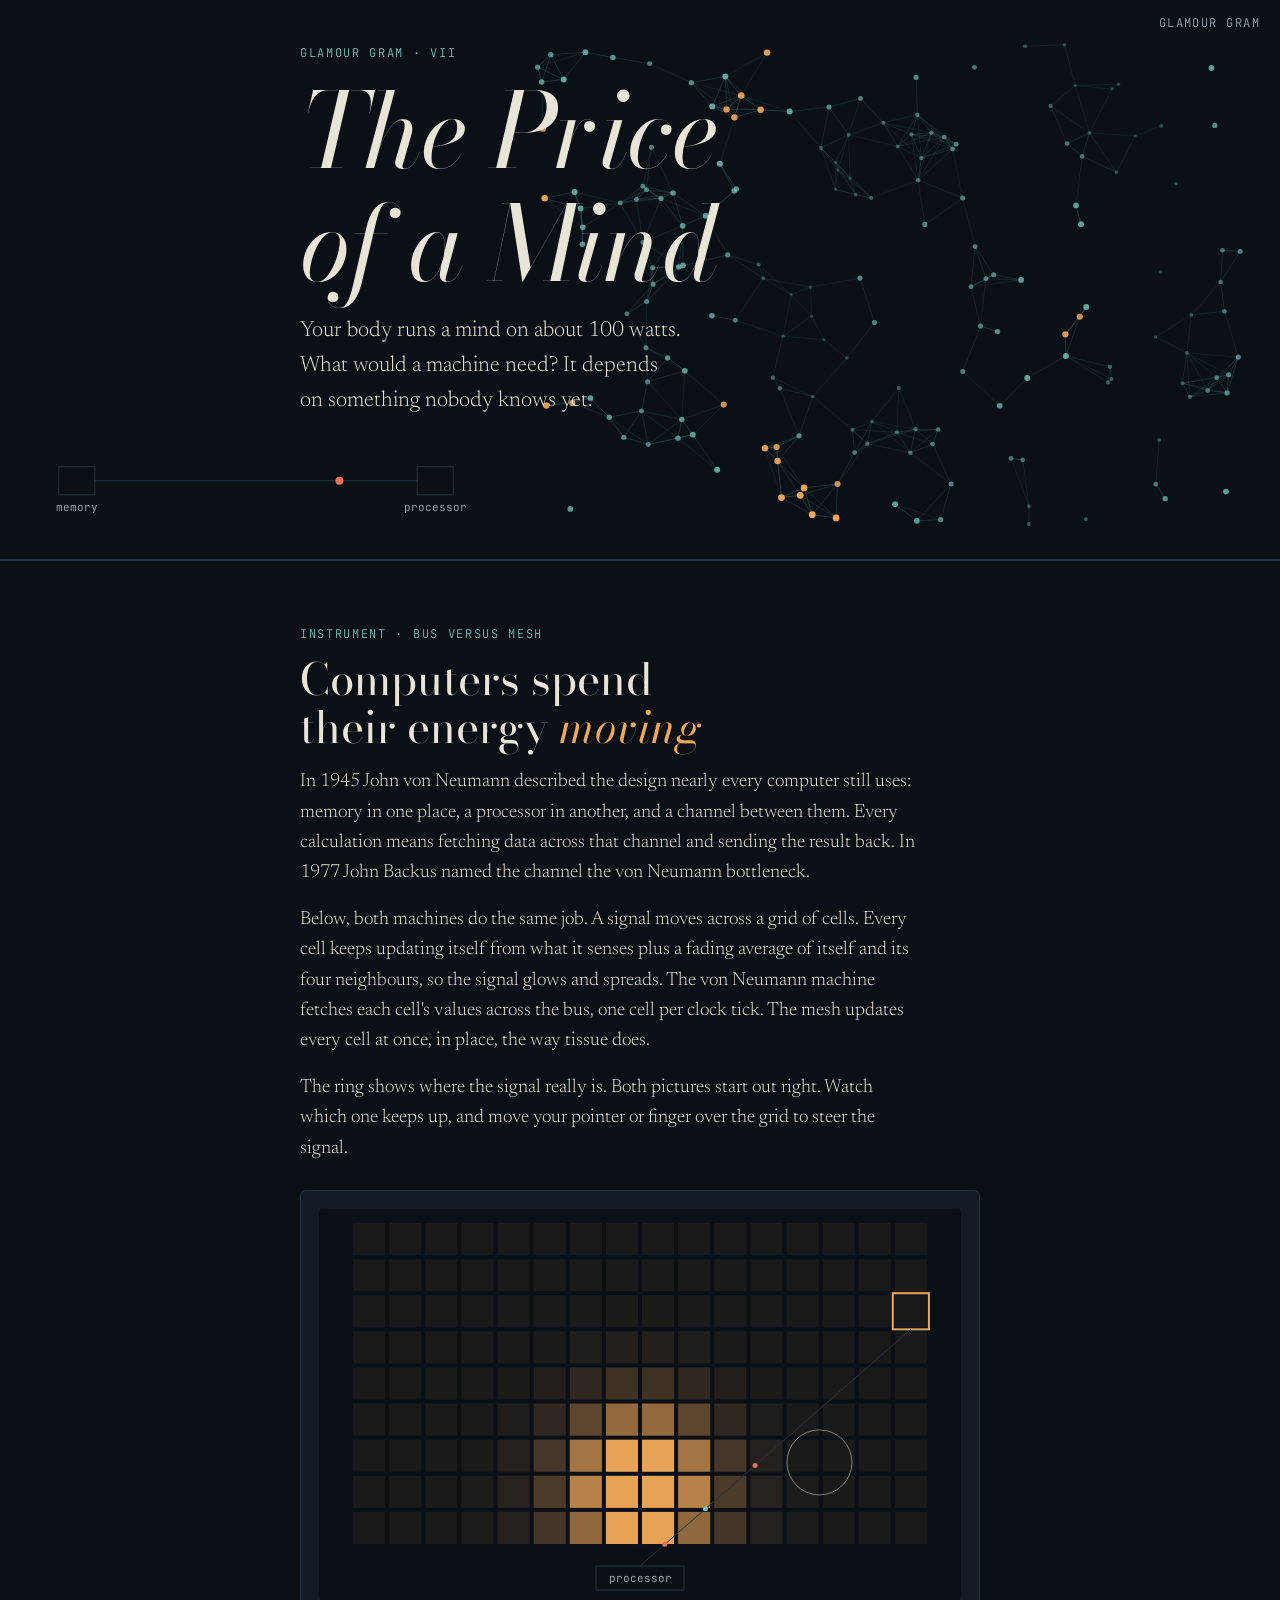
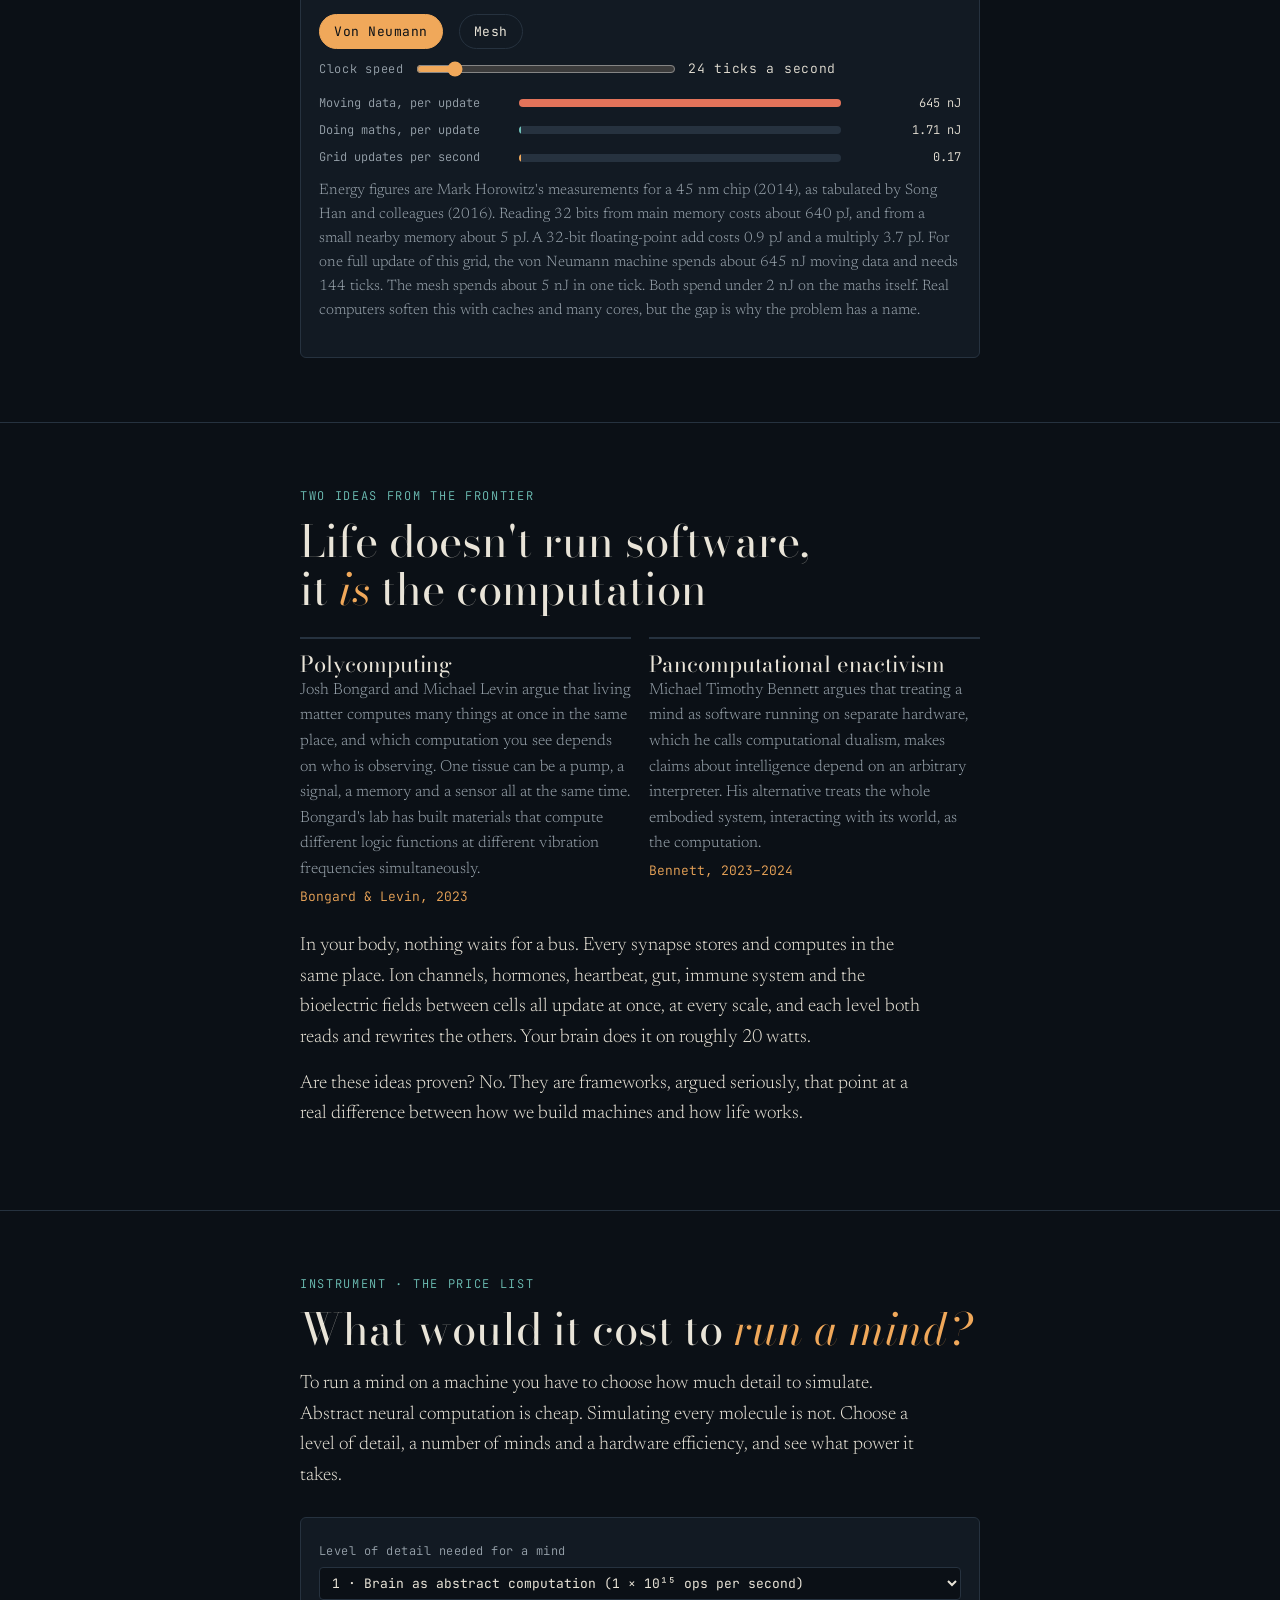
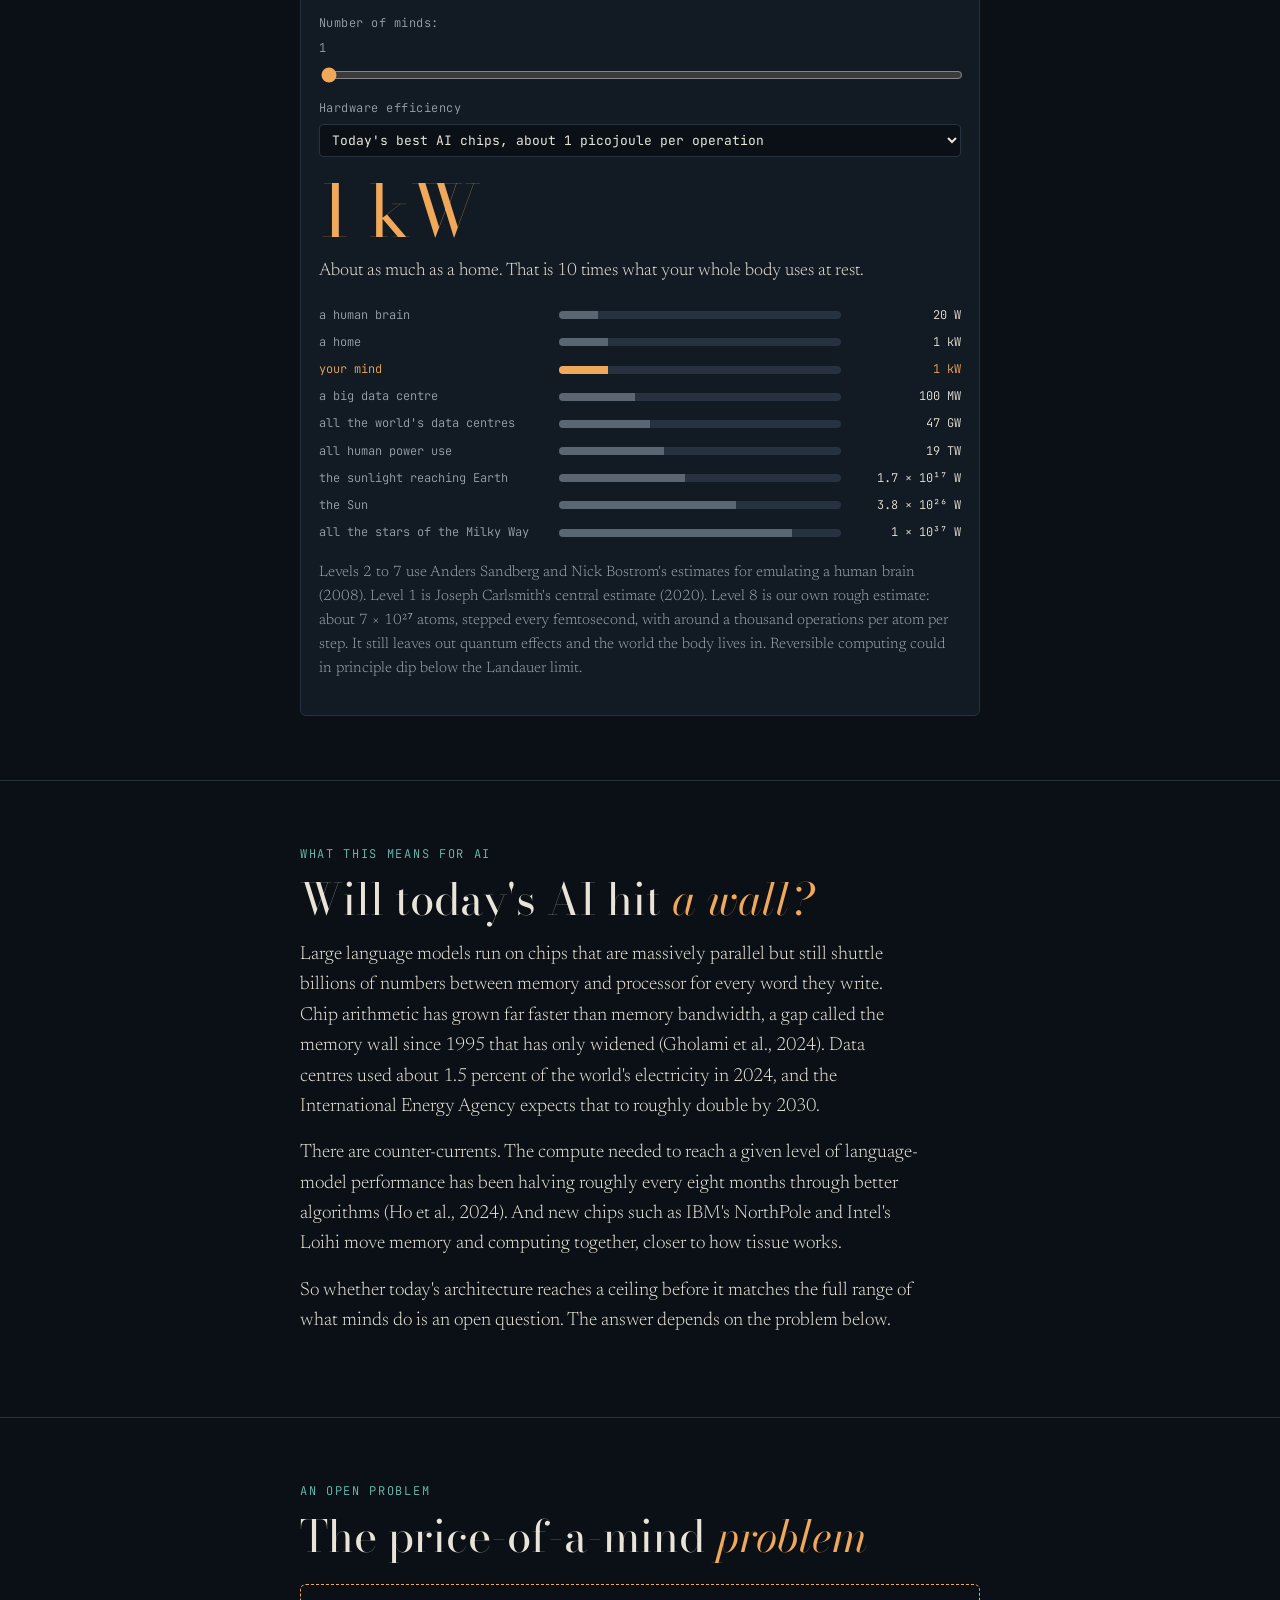
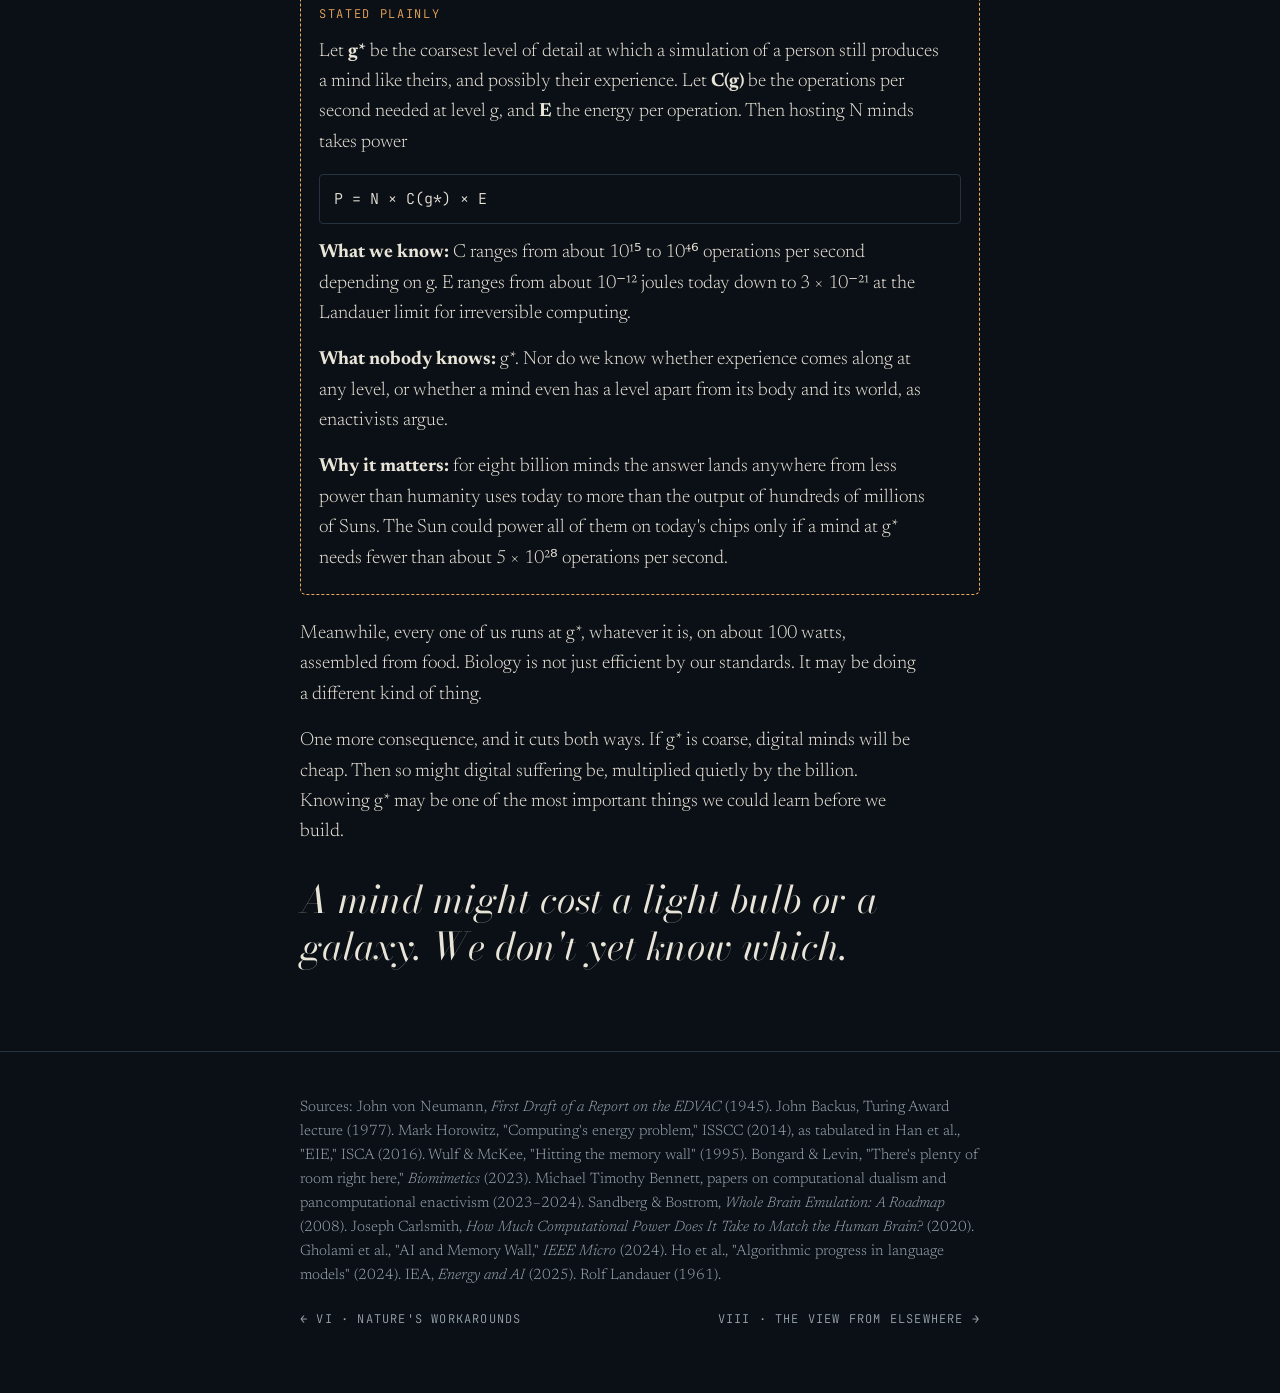
<file: price-of-a-mind.html>
<!doctype html>
<html lang="en">
<head>
<meta charset="utf-8">
<meta name="viewport" content="width=device-width, initial-scale=1, viewport-fit=cover">
<meta name="theme-color" content="#0b1016">
<link rel="manifest" href="manifest.webmanifest">
<link rel="icon" href="icons/icon.svg" type="image/svg+xml">
<link rel="apple-touch-icon" href="icons/apple-touch-icon.png">
<meta name="apple-mobile-web-app-title" content="GlamGram">
<script>if("serviceWorker" in navigator) addEventListener("load", () => navigator.serviceWorker.register("sw.js"));</script>
<title>The Price of a Mind · Glamour Gram</title>
<meta name="description" content="Von Neumann machines shuttle data; living tissue computes where it stands. What would it cost to run a mind, and why nobody knows.">
<link rel="preconnect" href="https://fonts.googleapis.com">
<link rel="preconnect" href="https://fonts.gstatic.com" crossorigin>
<link rel="stylesheet" href="https://fonts.googleapis.com/css2?family=Bodoni+Moda:ital,opsz,wght@0,6..96,400;1,6..96,400&family=Newsreader:ital,opsz,wght@0,6..72,300;1,6..72,300&family=JetBrains+Mono:wght@400;500&display=swap">
<link rel="stylesheet" href="glam.css">
<style>
/* Layout: the title shows a lone data packet on a bus beside a living mesh. Then a bus-vs-mesh race, two ideas from the frontier, a price calculator for minds, and the open problem stated plainly. */
.bars,.ladder{display:grid;gap:8px;margin-top:14px}
.barrow,.ladder li{display:grid;grid-template-columns:190px 1fr 110px;gap:10px;align-items:center;font-family:var(--mono);font-size:12px;color:var(--mute)}
.barrow > *,.ladder li > *{min-width:0}
.track{height:8px;background:var(--line);border-radius:4px;overflow:hidden}
.track i{display:block;height:100%;width:0;transition:width .4s}
.barrow .val,.ladder .val{color:var(--ink);text-align:right;font-variant-numeric:tabular-nums}
.ladder{list-style:none;padding:0;margin-top:20px}
.ladder .track i{background:var(--mute);opacity:.45}
.ladder li.you{color:var(--dawn)}
.ladder li.you .track i{background:var(--dawn);opacity:1}
.ladder li.you .val{color:var(--dawn)}
.ladder li{grid-template-columns:230px 1fr 110px}
@media (max-width:520px){.barrow,.ladder li{grid-template-columns:1fr auto}.barrow .track,.ladder .track{grid-column:1/-1;grid-row:2}}
.calc{display:grid;gap:14px;margin-top:6px}
.calc label{display:grid;gap:6px;font-family:var(--mono);font-size:12px;color:var(--mute);letter-spacing:.04em}
.calc select,.calc input{width:100%}
.big{font-family:var(--display);font-size:clamp(40px,8vw,72px);line-height:1;color:var(--dawn);margin-top:18px;overflow-wrap:anywhere}
.big sup{font-size:.45em;vertical-align:.9em;line-height:0}
.verdict{font-size:18px;margin-top:10px}
.math{font-family:var(--mono);font-size:15px;background:var(--night);border:1px solid var(--line);border-radius:4px;padding:12px 14px;overflow-x:auto;white-space:nowrap;margin:14px 0}
</style>
</head>
<body>
<header class="hero" aria-label="A single data packet on a bus beside a pulsing mesh of nodes">
  <canvas id="heroCanvas"></canvas>
  <a class="home corner" href="./">Glamour Gram</a>
  <div class="hero-copy"><div class="wrap">
    <div class="eyebrow">Glamour Gram · VII</div>
    <h1>The Price of a Mind</h1>
    <p class="lede">Your body runs a mind on about 100 watts. What would a machine need? It depends on something nobody knows yet.</p>
  </div></div>
</header>

<main>
<section id="bottleneck"><div class="wrap">
  <div class="eyebrow">Instrument · bus versus mesh</div>
  <h2>Computers spend their energy <em>moving</em></h2>
  <p>In 1945 John von Neumann described the design nearly every computer still uses: memory in one place, a processor in another, and a channel between them. Every calculation means fetching data across that channel and sending the result back. In 1977 John Backus named the channel the von Neumann bottleneck.</p>
  <p>Below, both machines do the same job. A signal moves across a grid of cells. Every cell keeps updating itself from what it senses plus a fading average of itself and its four neighbours, so the signal glows and spreads. The von Neumann machine fetches each cell's values across the bus, one cell per clock tick. The mesh updates every cell at once, in place, the way tissue does.</p>
  <p>The ring shows where the signal really is. Both pictures start out right. Watch which one keeps up, and move your pointer or finger over the grid to steer the signal.</p>
  <div class="instrument">
    <canvas id="busCanvas" aria-label="A grid of cells following a moving signal, updated either one cell at a time or all at once"></canvas>
    <div class="controls">
      <button type="button" id="modeVN" aria-pressed="true">Von Neumann</button>
      <button type="button" id="modeMesh" aria-pressed="false">Mesh</button>
      <label for="busSpeed">Clock speed <input type="range" id="busSpeed" min="1" max="40" value="6"> <output id="busRate" for="busSpeed">24 ticks a second</output></label>
    </div>
    <div class="bars">
      <div class="barrow"><span>Moving data, per update</span><span class="track"><i id="barMove" style="background:var(--ember)"></i></span><span class="val" id="valMove"></span></div>
      <div class="barrow"><span>Doing maths, per update</span><span class="track"><i id="barComp" style="background:var(--sea)"></i></span><span class="val" id="valComp"></span></div>
      <div class="barrow"><span>Grid updates per second</span><span class="track"><i id="barRate" style="background:var(--dawn)"></i></span><span class="val" id="valRate"></span></div>
    </div>
    <p class="caption">Energy figures are Mark Horowitz's measurements for a 45 nm chip (2014), as tabulated by Song Han and colleagues (2016). Reading 32 bits from main memory costs about 640 pJ, and from a small nearby memory about 5 pJ. A 32-bit floating-point add costs 0.9 pJ and a multiply 3.7 pJ. For one full update of this grid, the von Neumann machine spends about 645 nJ moving data and needs 144 ticks. The mesh spends about 5 nJ in one tick. Both spend under 2 nJ on the maths itself. Real computers soften this with caches and many cores, but the gap is why the problem has a name.</p>
  </div>
</div></section>

<section id="two-ideas"><div class="wrap">
  <div class="eyebrow">Two ideas from the frontier</div>
  <h2>Life doesn't run software, it <em>is</em> the computation</h2>
  <div class="facts">
    <div><b>Polycomputing</b><span>Josh Bongard and Michael Levin argue that living matter computes many things at once in the same place, and which computation you see depends on who is observing. One tissue can be a pump, a signal, a memory and a sensor all at the same time. Bongard's lab has built materials that compute different logic functions at different vibration frequencies simultaneously.</span><span class="num">Bongard &amp; Levin, 2023</span></div>
    <div><b>Pancomputational enactivism</b><span>Michael Timothy Bennett argues that treating a mind as software running on separate hardware, which he calls computational dualism, makes claims about intelligence depend on an arbitrary interpreter. His alternative treats the whole embodied system, interacting with its world, as the computation.</span><span class="num">Bennett, 2023–2024</span></div>
  </div>
  <p>In your body, nothing waits for a bus. Every synapse stores and computes in the same place. Ion channels, hormones, heartbeat, gut, immune system and the bioelectric fields between cells all update at once, at every scale, and each level both reads and rewrites the others. Your brain does it on roughly 20 watts.</p>
  <p>Are these ideas proven? No. They are frameworks, argued seriously, that point at a real difference between how we build machines and how life works.</p>
</div></section>

<section id="price"><div class="wrap">
  <div class="eyebrow">Instrument · the price list</div>
  <h2>What would it cost to <em>run a mind?</em></h2>
  <p>To run a mind on a machine you have to choose how much detail to simulate. Abstract neural computation is cheap. Simulating every molecule is not. Choose a level of detail, a number of minds and a hardware efficiency, and see what power it takes.</p>
  <div class="instrument">
    <div class="calc">
      <label for="grain">Level of detail needed for a mind
        <select id="grain"></select>
      </label>
      <label for="minds">Number of minds: <output id="mindsOut" for="minds">1</output>
        <input type="range" id="minds" min="0" max="9.92" step="0.01" value="0">
      </label>
      <label for="eff">Hardware efficiency
        <select id="eff">
          <option value="1e-12">Today's best AI chips, about 1 picojoule per operation</option>
          <option value="1e-15">Chips a thousand times better</option>
          <option value="2.9e-21">The Landauer limit at room temperature, the floor for erasing a bit</option>
        </select>
      </label>
    </div>
    <div class="big" id="power">–</div>
    <p class="verdict" id="verdict"></p>
    <ol class="ladder" id="ladder" aria-label="Power needed, ranked among known power budgets on a logarithmic scale"></ol>
    <p class="caption">Levels 2 to 7 use Anders Sandberg and Nick Bostrom's estimates for emulating a human brain (2008). Level 1 is Joseph Carlsmith's central estimate (2020). Level 8 is our own rough estimate: about 7 × 10²⁷ atoms, stepped every femtosecond, with around a thousand operations per atom per step. It still leaves out quantum effects and the world the body lives in. Reversible computing could in principle dip below the Landauer limit.</p>
  </div>
</div></section>

<section id="llms"><div class="wrap">
  <div class="eyebrow">What this means for AI</div>
  <h2>Will today's AI hit <em>a wall?</em></h2>
  <p>Large language models run on chips that are massively parallel but still shuttle billions of numbers between memory and processor for every word they write. Chip arithmetic has grown far faster than memory bandwidth, a gap called the memory wall since 1995 that has only widened (Gholami et al., 2024). Data centres used about 1.5 percent of the world's electricity in 2024, and the International Energy Agency expects that to roughly double by 2030.</p>
  <p>There are counter-currents. The compute needed to reach a given level of language-model performance has been halving roughly every eight months through better algorithms (Ho et al., 2024). And new chips such as IBM's NorthPole and Intel's Loihi move memory and computing together, closer to how tissue works.</p>
  <p>So whether today's architecture reaches a ceiling before it matches the full range of what minds do is an open question. The answer depends on the problem below.</p>
</div></section>

<section id="problem"><div class="wrap">
  <div class="eyebrow">An open problem</div>
  <h2>The price-of-a-mind <em>problem</em></h2>
  <div class="callout">
    <div class="eyebrow">Stated plainly</div>
    <p>Let <b>g*</b> be the coarsest level of detail at which a simulation of a person still produces a mind like theirs, and possibly their experience. Let <b>C(g)</b> be the operations per second needed at level g, and <b>E</b> the energy per operation. Then hosting N minds takes power</p>
    <div class="math">P = N × C(g*) × E</div>
    <p><b>What we know:</b> C ranges from about 10¹⁵ to 10⁴⁶ operations per second depending on g. E ranges from about 10⁻¹² joules today down to 3 × 10⁻²¹ at the Landauer limit for irreversible computing.</p>
    <p><b>What nobody knows:</b> g*. Nor do we know whether experience comes along at any level, or whether a mind even has a level apart from its body and its world, as enactivists argue.</p>
    <p style="margin:0"><b>Why it matters:</b> for eight billion minds the answer lands anywhere from less power than humanity uses today to more than the output of hundreds of millions of Suns. The Sun could power all of them on today's chips only if a mind at g* needs fewer than about 5 × 10²⁸ operations per second.</p>
  </div>
  <p style="margin-top:24px">Meanwhile, every one of us runs at g*, whatever it is, on about 100 watts, assembled from food. Biology is not just efficient by our standards. It may be doing a different kind of thing.</p>
  <p>One more consequence, and it cuts both ways. If g* is coarse, digital minds will be cheap. Then so might digital suffering be, multiplied quietly by the billion. Knowing g* may be one of the most important things we could learn before we build.</p>
  <p class="closer">A mind might cost a light bulb or a galaxy. We don't yet know which.</p>
</div></section>
</main>

<footer><div class="wrap">
  <p>Sources: John von Neumann, <i>First Draft of a Report on the EDVAC</i> (1945). John Backus, Turing Award lecture (1977). Mark Horowitz, "Computing's energy problem," ISSCC (2014), as tabulated in Han et al., "EIE," ISCA (2016). Wulf &amp; McKee, "Hitting the memory wall" (1995). Bongard &amp; Levin, "There's plenty of room right here," <i>Biomimetics</i> (2023). Michael Timothy Bennett, papers on computational dualism and pancomputational enactivism (2023–2024). Sandberg &amp; Bostrom, <i>Whole Brain Emulation: A Roadmap</i> (2008). Joseph Carlsmith, <i>How Much Computational Power Does It Take to Match the Human Brain?</i> (2020). Gholami et al., "AI and Memory Wall," <i>IEEE Micro</i> (2024). Ho et al., "Algorithmic progress in language models" (2024). IEA, <i>Energy and AI</i> (2025). Rolf Landauer (1961).</p>
  <div class="next"><a href="workarounds.html">← VI · Nature's Workarounds</a><a href="view-from-elsewhere.html">VIII · The View from Elsewhere →</a></div>
</div></footer>

<script>
const css = getComputedStyle(document.documentElement);
const C = k => css.getPropertyValue(k).trim();
const reduce = matchMedia("(prefers-reduced-motion: reduce)").matches;
function fit(cv, aspect){
  const dpr = Math.min(2, devicePixelRatio || 1);
  const w = cv.clientWidth, h = aspect ? Math.round(w*aspect) : cv.clientHeight;
  if(aspect) cv.style.height = h + "px";
  cv.width = w*dpr; cv.height = h*dpr;
  const ctx = cv.getContext("2d"); ctx.setTransform(dpr,0,0,dpr,0,0);
  return {ctx, w, h};
}
const SUP = "⁰¹²³⁴⁵⁶⁷⁸⁹";
function sci(x, digits){
  if(x === 0) return "0";
  const e = Math.floor(Math.log10(x)), m = x/Math.pow(10,e);
  const exp = (e<0?"⁻":"") + String(Math.abs(e)).split("").map(c=>SUP[+c]).join("");
  return (m.toFixed(digits ?? 1)).replace(/\.0$/,"") + " × 10" + exp;
}

/* ---------- hero: one packet on a bus, beside a living mesh ---------- */
(function(){
  const cv = document.getElementById("heroCanvas");
  let g = fit(cv); addEventListener("resize", ()=>{ g = fit(cv); build(); });
  let nodes = [];
  function build(){
    const {w,h} = g; nodes = [];
    for(let i=0;i<180;i++) nodes.push({x: w*(0.42 + 0.56*Math.random()), y: h*(0.08 + 0.86*Math.random())});
  }
  build();
  let t = 0;
  function frame(dt){
    t += dt;
    const {ctx,w,h} = g;
    ctx.fillStyle = C("--night"); ctx.fillRect(0,0,w,h);
    // mesh: waves of activity pass through every node at once
    const cx = w*0.72, cy = h*0.5;
    nodes.forEach((a,i)=>{
      const d = Math.hypot(a.x-cx, a.y-cy);
      a.v = 0.5 + 0.5*Math.sin(t*2.4 - d*0.025) * Math.cos(t*0.7 + a.x*0.01);
    });
    ctx.lineWidth = 1;
    for(let i=0;i<nodes.length;i++) for(let j=i+1;j<nodes.length;j++){
      const a = nodes[i], b = nodes[j], d = Math.hypot(a.x-b.x, a.y-b.y);
      if(d < 52){ ctx.globalAlpha = 0.08 + 0.3*((a.v+b.v)/2)*(1-d/52); ctx.strokeStyle = C("--sea"); ctx.beginPath(); ctx.moveTo(a.x,a.y); ctx.lineTo(b.x,b.y); ctx.stroke(); }
    }
    nodes.forEach(a=>{ ctx.globalAlpha = 0.25 + 0.75*a.v; ctx.fillStyle = a.v > 0.8 ? C("--dawn") : C("--sea"); ctx.beginPath(); ctx.arc(a.x,a.y,1.6+1.8*a.v,0,7); ctx.fill(); });
    ctx.globalAlpha = 1;
    // bus: memory and processor, one packet at a time
    const by = h*0.86, mx = w*0.06, px = w*0.34;
    ctx.strokeStyle = C("--line"); ctx.strokeRect(mx-18, by-14, 36, 28); ctx.strokeRect(px-18, by-14, 36, 28);
    ctx.beginPath(); ctx.moveTo(mx+18, by); ctx.lineTo(px-18, by); ctx.stroke();
    const p = (Math.sin(t*1.3)+1)/2;
    ctx.fillStyle = C("--ember"); ctx.beginPath(); ctx.arc(mx+18 + (px-mx-36)*p, by, 4, 0, 7); ctx.fill();
    ctx.font = "11px JetBrains Mono, monospace"; ctx.fillStyle = C("--mute"); ctx.textAlign = "center";
    ctx.fillText("memory", mx, by+30); ctx.fillText("processor", px, by+30); ctx.textAlign = "left";
  }
  if(reduce){ frame(0.8); return; }
  let last = performance.now();
  (function loop(now){ frame(Math.min(0.05,(now-last)/1000)); last = now; requestAnimationFrame(loop); })(last);
})();

/* ---------- bus versus mesh ---------- */
(function(){
  const cv = document.getElementById("busCanvas");
  const COLS = 16, ROWS = 9, N = COLS*ROWS;
  const aspect = () => 0.9*ROWS/COLS + 66/Math.max(200, cv.clientWidth);   // the grid, plus room for the bus and processor
  let g = fit(cv, aspect()); addEventListener("resize", ()=>{ g = fit(cv, aspect()); });
  const DRAM = 640, LOCAL = 5, MATH = 5*0.9 + 2*3.7;  // picojoules: a main-memory access, a nearby-memory access, five adds and two multiplies
  const COST = {vn:{move:N*7*DRAM, comp:N*MATH}, mesh:{move:N*7*LOCAL, comp:N*MATH}};   // per full update: six reads and a write per cell
  const vals = new Float32Array(N), next = new Float32Array(N);
  let mode = "vn", cell = 0, T = 0, steer = null;
  const sig = {x:0, y:0};
  const idx = (x,y) => Math.min(ROWS-1, Math.max(0, y))*COLS + Math.min(COLS-1, Math.max(0, x));
  const avg = i => { const x = i%COLS, y = (i/COLS)|0; return (vals[i] + vals[idx(x-1,y)] + vals[idx(x+1,y)] + vals[idx(x,y-1)] + vals[idx(x,y+1)])/5; };
  // each cell adds what it senses to a fading average of itself and its neighbours
  const sense = i => { const x = i%COLS, y = (i/COLS)|0; return Math.exp(-((x - sig.x)**2 + (y - sig.y)**2)/2); };
  const update = i => Math.min(1, sense(i) + 0.7*avg(i));
  function tick(){
    if(mode === "vn"){ vals[cell] = update(cell); cell = (cell + 1) % N; }
    else { for(let i=0;i<N;i++) next[i] = update(i); vals.set(next); }
  }
  function wander(){ sig.x = (COLS-1)/2*(1 + 0.85*Math.sin(0.45*T)); sig.y = (ROWS-1)/2*(1 + 0.8*Math.sin(0.7*T + 1)); }
  // both machines start from a correct picture of the signal; then watch which one keeps up
  function settle(){ for(let k=0;k<30;k++){ for(let i=0;i<N;i++) next[i] = update(i); vals.set(next); } }
  const speed = document.getElementById("busSpeed");
  const rate = () => 4*(+speed.value);                 // clock ticks a second
  const nJ = pj => +(pj/1e3).toPrecision(3) + " nJ";
  function bars(){
    const c = COST[mode], ups = mode === "vn" ? rate()/N : rate();
    const set = (id, frac, label) => { document.getElementById("bar"+id).style.width = `max(2px, ${Math.min(100, frac*100)}%)`; document.getElementById("val"+id).textContent = label; };
    set("Move", c.move/COST.vn.move, nJ(c.move));
    set("Comp", c.comp/COST.vn.move, nJ(c.comp));
    set("Rate", ups/rate(), ups < 10 ? ups.toFixed(2) : Math.round(ups).toString());
    document.getElementById("busRate").textContent = rate() + " ticks a second";
  }
  function setMode(m){
    mode = m; cell = 0; settle();
    document.getElementById("modeVN").setAttribute("aria-pressed", m === "vn");
    document.getElementById("modeMesh").setAttribute("aria-pressed", m === "mesh");
    bars();
  }
  document.getElementById("modeVN").addEventListener("click", ()=>setMode("vn"));
  document.getElementById("modeMesh").addEventListener("click", ()=>setMode("mesh"));
  speed.addEventListener("input", bars);
  // steer the signal with a pointer or finger
  const layout = () => { const gw = g.w*0.9, cs = gw/COLS; return {cs, gx:(g.w - gw)/2, gy:12}; };
  function aim(e){ const r = cv.getBoundingClientRect(), L = layout(); steer = {x:(e.clientX - r.left - L.gx)/L.cs - 0.5, y:(e.clientY - r.top - L.gy)/L.cs - 0.5}; }
  cv.addEventListener("pointermove", e=>{ if(e.pointerType === "mouse" || e.buttons) aim(e); });
  cv.addEventListener("pointerdown", aim);
  ["pointerleave", "pointercancel"].forEach(t=>cv.addEventListener(t, ()=>{ steer = null; }));
  cv.addEventListener("pointerup", e=>{ if(e.pointerType !== "mouse") steer = null; });
  let last = performance.now(), acc = 0;
  function frame(now){
    const dt = Math.min(0.05,(now-last)/1000); last = now; T += dt;
    if(steer){ sig.x += (steer.x - sig.x)*Math.min(1, dt*12); sig.y += (steer.y - sig.y)*Math.min(1, dt*12); }
    else wander();
    acc += dt*rate();
    while(acc >= 1){ acc -= 1; tick(); }
    const {ctx,w,h} = g, {cs, gx, gy} = layout();
    ctx.fillStyle = C("--night"); ctx.fillRect(0,0,w,h);
    if(mode === "mesh"){                               // every cell wired to its neighbours
      ctx.strokeStyle = C("--sea"); ctx.globalAlpha = 0.18; ctx.lineWidth = 1; ctx.beginPath();
      for(let y=0;y<ROWS;y++) for(let x=0;x<COLS;x++){
        const cx = gx + (x+0.5)*cs, cy = gy + (y+0.5)*cs;
        if(x < COLS-1){ ctx.moveTo(cx, cy); ctx.lineTo(cx + cs, cy); }
        if(y < ROWS-1){ ctx.moveTo(cx, cy); ctx.lineTo(cx, cy + cs); }
      }
      ctx.stroke(); ctx.globalAlpha = 1;
    }
    for(let i=0;i<N;i++){
      const x = i%COLS, y = (i/COLS)|0;
      ctx.fillStyle = `rgba(240,168,90,${0.06 + 0.9*Math.min(1, vals[i])})`;
      ctx.fillRect(gx + x*cs + 2, gy + y*cs + 2, cs-4, cs-4);
    }
    // where the signal really is
    ctx.strokeStyle = C("--ink"); ctx.globalAlpha = 0.5; ctx.beginPath(); ctx.arc(gx + (sig.x+0.5)*cs, gy + (sig.y+0.5)*cs, cs*0.9, 0, 7); ctx.stroke(); ctx.globalAlpha = 1;
    const busY = gy + ROWS*cs + 14, cpuX = w/2;
    ctx.font = "11px JetBrains Mono, monospace"; ctx.textAlign = "center";
    if(mode === "vn"){
      const x = cell%COLS, y = (cell/COLS)|0, sx = gx + (x+0.5)*cs, sy = gy + (y+0.5)*cs;
      ctx.strokeStyle = C("--dawn"); ctx.lineWidth = 2; ctx.strokeRect(gx + x*cs, gy + y*cs, cs, cs); ctx.lineWidth = 1;
      ctx.strokeStyle = C("--line"); ctx.beginPath(); ctx.moveTo(sx, sy + cs/2); ctx.lineTo(cpuX, busY + 6); ctx.stroke();
      ctx.strokeRect(cpuX - 44, busY + 6, 88, 24);
      ctx.fillStyle = C("--mute"); ctx.fillText("processor", cpuX, busY + 22);
      // data shuttles down the bus and results go back up
      for(let k=0;k<3;k++){
        const f = (T*1.8 + k/3) % 1, down = k < 2, p = down ? f : 1 - f;
        ctx.fillStyle = down ? C("--ember") : C("--sea");
        ctx.beginPath(); ctx.arc(sx + (cpuX - sx)*p, sy + cs/2 + (busY + 6 - sy - cs/2)*p, 2.5, 0, 7); ctx.fill();
      }
    } else {
      ctx.fillStyle = C("--mute"); ctx.fillText("no bus: all cells update at once", w/2, busY + 20);
    }
    ctx.textAlign = "left";
    requestAnimationFrame(frame);
  }
  wander(); settle(); bars(); requestAnimationFrame(frame);
})();

/* ---------- the price list ---------- */
(function(){
  const GRAINS = [
    ["1 · Brain as abstract computation", 1e15],
    ["2 · Spiking neurons", 1e18],
    ["3 · Electrophysiology: every ion channel", 1e22],
    ["4 · Metabolism: every small molecule", 1e25],
    ["5 · Every protein", 1e26],
    ["6 · Every protein complex and where it sits", 1e30],
    ["7 · Single molecules, one by one", 1e43],
    ["8 · The whole body, atom by atom", 1e46]
  ];
  const BUDGETS = [
    ["a human brain", 20],
    ["a home", 1e3],
    ["a big data centre", 1e8],
    ["all the world's data centres", 4.7e10],
    ["all human power use", 1.9e13],
    ["the sunlight reaching Earth", 1.73e17],
    ["the Sun", 3.83e26],
    ["all the stars of the Milky Way", 1e37]
  ];
  const SUN = 3.83e26, GALAXY = 1e37, LO = -6, HI = 46;      // the ladder spans 10⁻⁶ to 10⁴⁶ watts
  const grain = document.getElementById("grain"), minds = document.getElementById("minds"), eff = document.getElementById("eff"), ladder = document.getElementById("ladder");
  GRAINS.forEach(([n,c],i)=>{ const o = document.createElement("option"); o.value = i; o.textContent = `${n} (${sci(c,0)} ops per second)`; grain.appendChild(o); });
  function fmtW(p){
    if(p < 1 || p >= 1e15) return sci(p) + " W";
    for(const [v,u] of [[1e12,"TW"],[1e9,"GW"],[1e6,"MW"],[1e3,"kW"],[1,"W"]]) if(p >= v) return +(p/v).toPrecision(2) + " " + u;
  }
  function fmtN(n){
    if(n < 10) return (+n.toPrecision(2)).toString();
    if(n < 1e3) return Math.round(+n.toPrecision(2)).toLocaleString();
    if(n < 1e6) return +(n/1e3).toPrecision(2) + " thousand";
    if(n < 1e9) return +(n/1e6).toPrecision(2) + " million";
    if(n < 1e12) return +(n/1e9).toPrecision(2) + " billion";
    if(n < 1e15) return +(n/1e12).toPrecision(2) + " trillion";
    return sci(n, 0);
  }
  function verdict(p){
    let v;
    if(p < 20) v = "Less than a human brain uses.";
    else if(p >= GALAXY) v = `About ${fmtN(p/GALAXY)} times all the starlight of the Milky Way.`;
    else if(p >= SUN) v = `About ${fmtN(p/SUN)} Suns.`;
    else {
      const [name, b] = BUDGETS.filter(x => x[1] <= p).pop(), r = p/b;
      v = r < 1.5 ? `About as much as ${name}.` : `About ${fmtN(r)} times ${name}.`;
    }
    if(p >= 150 && p < 1e6) v += ` That is ${fmtN(p/100)} times what your whole body uses at rest.`;
    else if(p >= 60 && p < 150) v += " Close to what your whole body uses at rest.";
    return v;
  }
  function render(){
    const n = Math.round(Math.pow(10, +minds.value)), c = GRAINS[+grain.value][1], e = +eff.value;
    const p = n*c*e;
    document.getElementById("mindsOut").textContent = n.toLocaleString(undefined, {notation: n >= 1e6 ? "compact" : "standard", compactDisplay:"long", maximumSignificantDigits: n >= 1e6 ? 2 : 21});
    // the display face has no superscript digits, so the headline figure uses a real superscript
    const e10 = Math.floor(Math.log10(p));
    document.getElementById("power").innerHTML = fmtW(p).includes("×") ? `${(p/Math.pow(10, e10)).toFixed(1).replace(/\.0$/, "")} × 10<sup>${e10}</sup> W` : fmtW(p);
    document.getElementById("verdict").textContent = verdict(p);
    const rows = BUDGETS.map(([name, v]) => ({name, v})).concat([{name: n > 1 ? "your minds" : "your mind", v:p, you:true}]).sort((a,b) => a.v - b.v);
    ladder.innerHTML = rows.map(r => `<li${r.you ? ' class="you"' : ""}><span>${r.name}</span><span class="track"><i style="width:${Math.max(1, (Math.log10(r.v) - LO)/(HI - LO)*100).toFixed(1)}%"></i></span><span class="val">${fmtW(r.v)}</span></li>`).join("");
  }
  [grain, minds, eff].forEach(x=>x.addEventListener("input", render));
  render();
})();
</script>
</body>
</html>
</file>
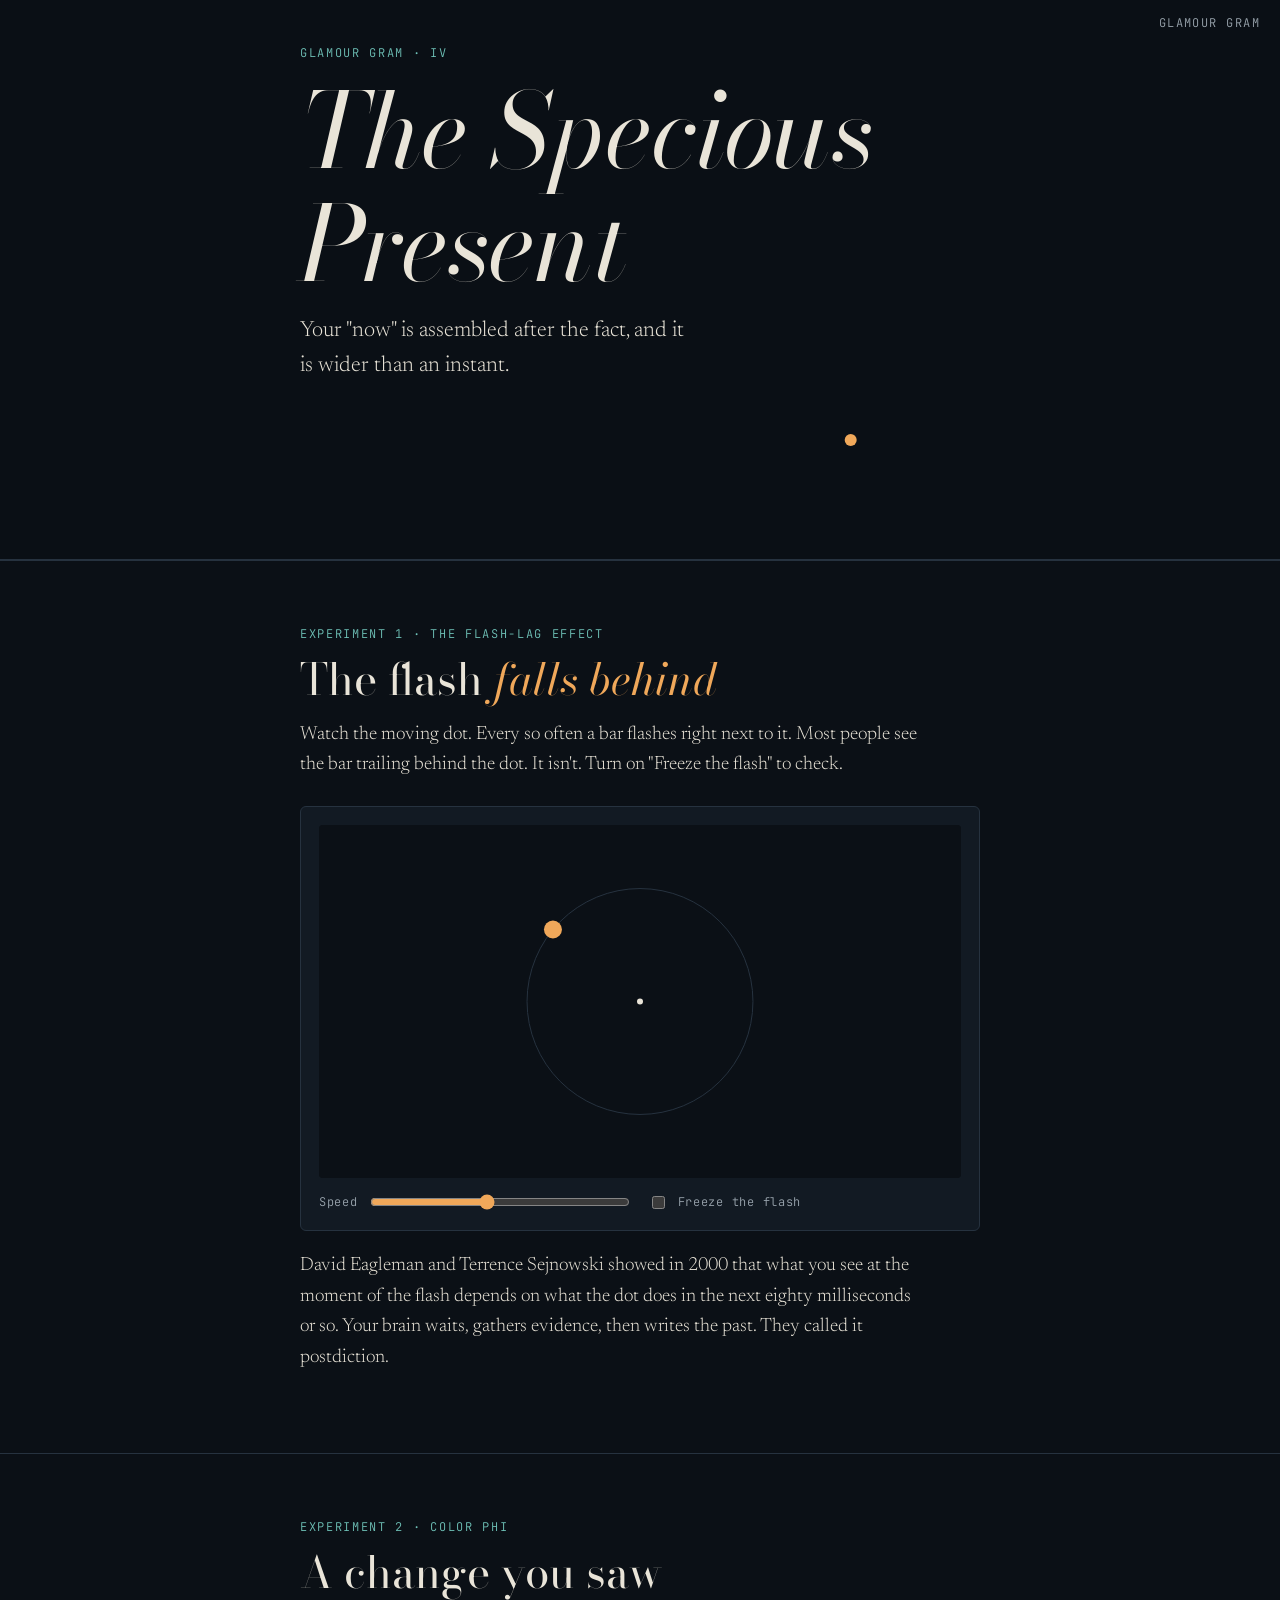
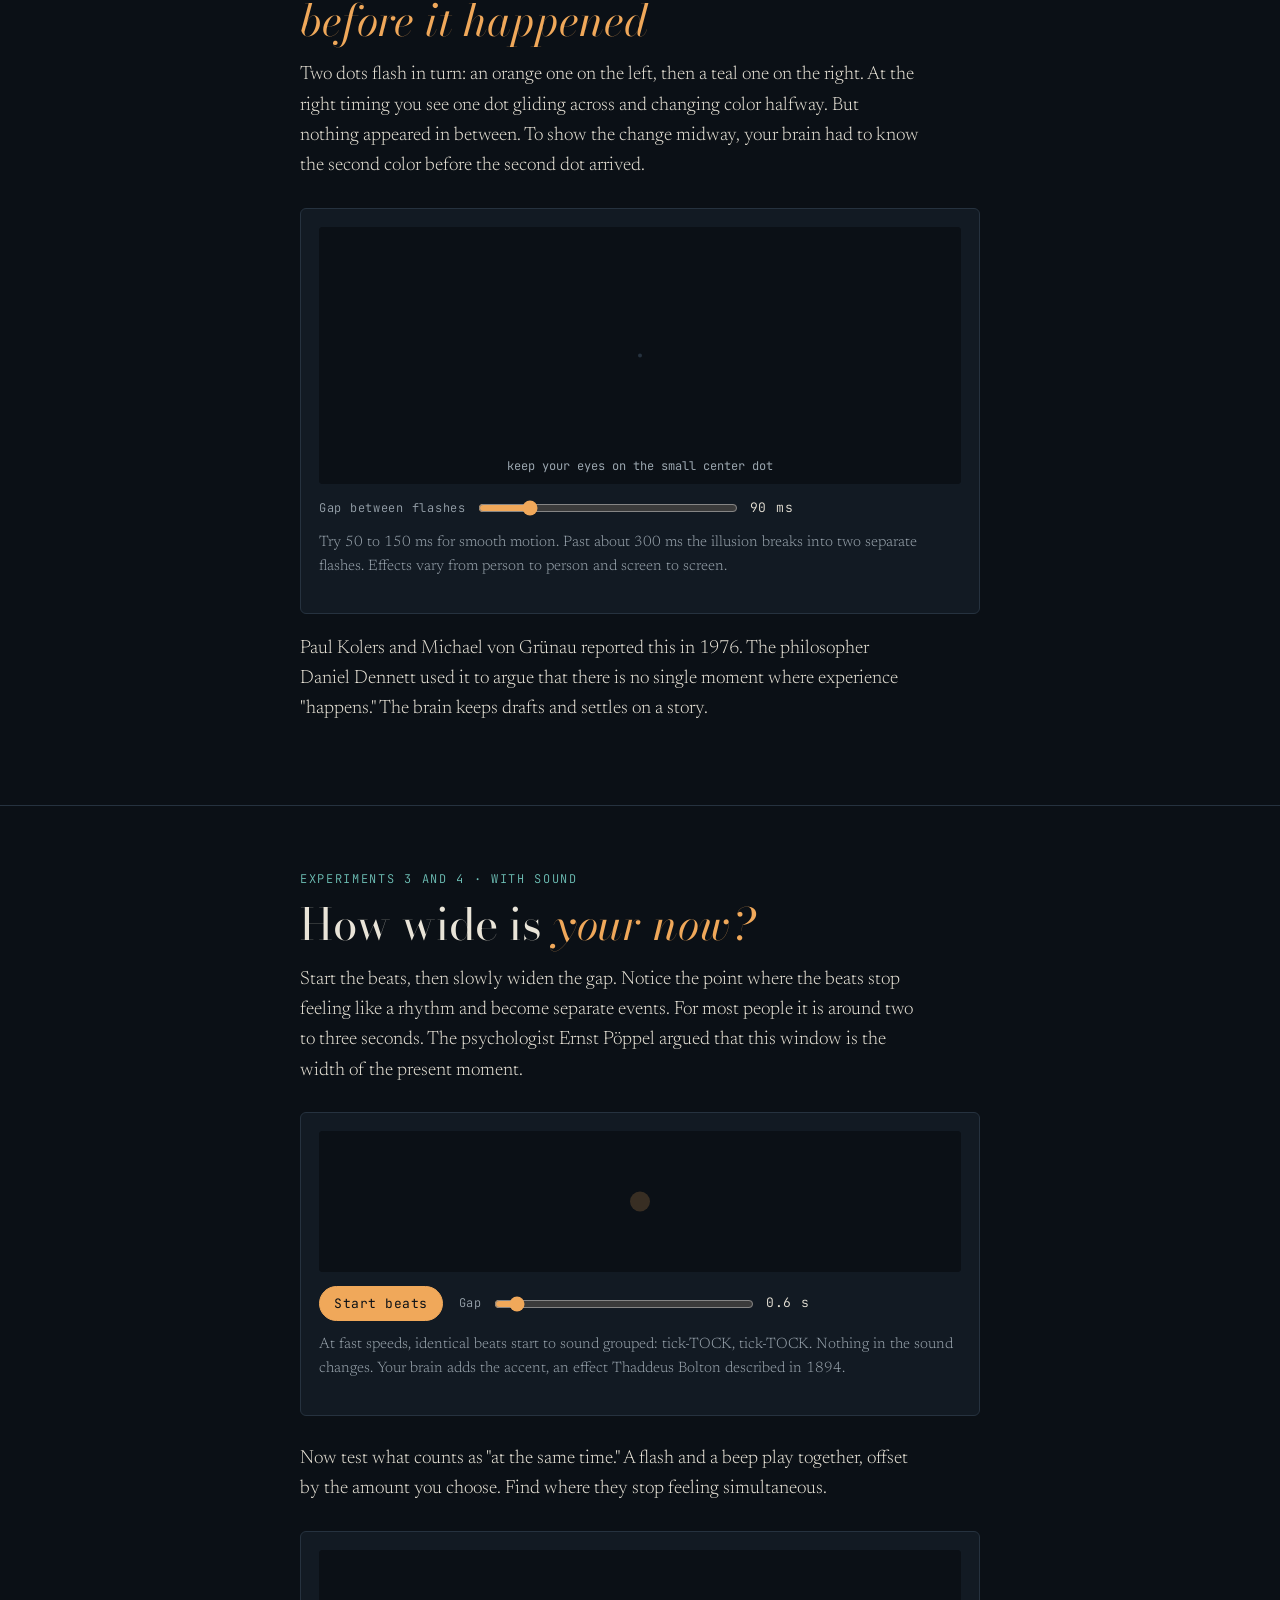
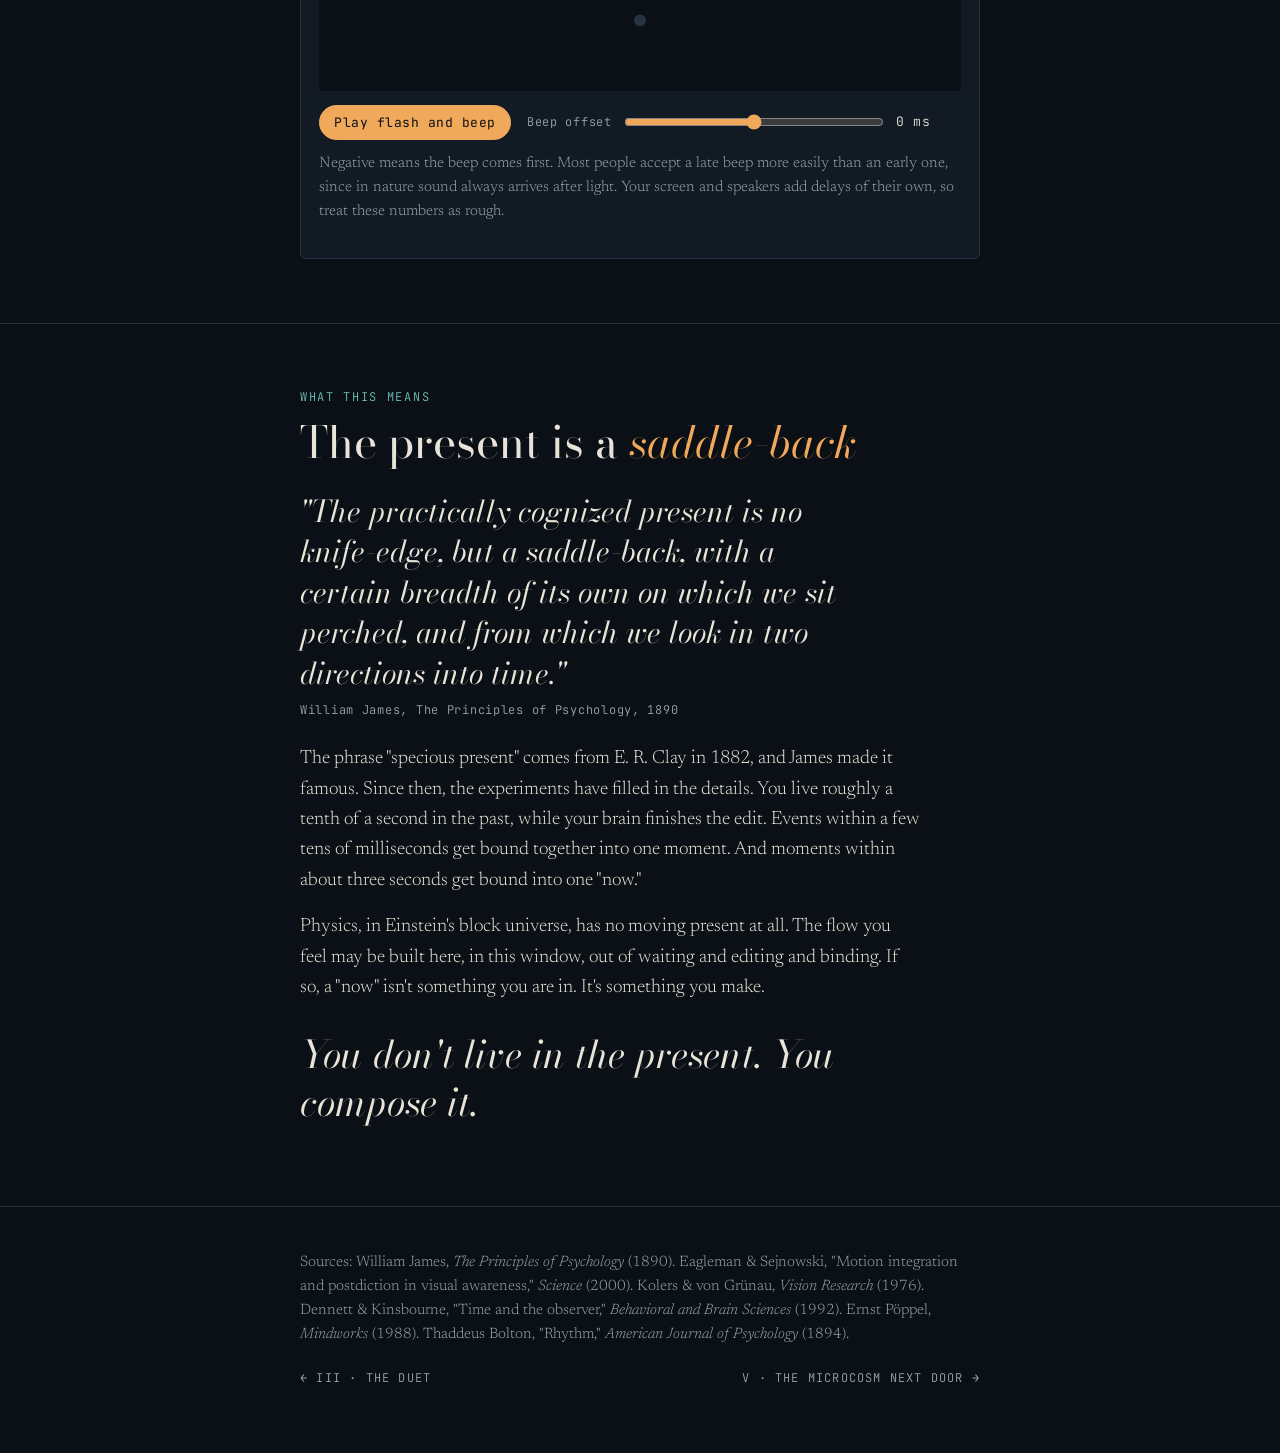
<file: specious-present.html>
<!doctype html>
<html lang="en">
<head>
<meta charset="utf-8">
<meta name="viewport" content="width=device-width, initial-scale=1, viewport-fit=cover">
<meta name="theme-color" content="#0b1016">
<link rel="manifest" href="manifest.webmanifest">
<link rel="icon" href="icons/icon.svg" type="image/svg+xml">
<link rel="apple-touch-icon" href="icons/apple-touch-icon.png">
<meta name="apple-mobile-web-app-title" content="GlamGram">
<script>if("serviceWorker" in navigator) addEventListener("load", () => navigator.serviceWorker.register("sw.js"));</script>
<title>The Specious Present · Glamour Gram</title>
<meta name="description" content="Your now is built after the fact. Four live experiments that catch your brain editing time.">
<link rel="preconnect" href="https://fonts.googleapis.com">
<link rel="preconnect" href="https://fonts.gstatic.com" crossorigin>
<link rel="stylesheet" href="https://fonts.googleapis.com/css2?family=Bodoni+Moda:ital,opsz,wght@0,6..96,400;1,6..96,400&family=Newsreader:ital,opsz,wght@0,6..72,300;1,6..72,300&family=JetBrains+Mono:wght@400;500&display=swap">
<link rel="stylesheet" href="glam.css">
<style>
/* Layout: a title that lags behind itself, then four experiments in sequence, each a small dark stage with one control. */
h1.lag{position:relative;display:inline-block}
h1.lag::after{content:attr(data-text);position:absolute;left:0;top:0;color:var(--sea);opacity:0;pointer-events:none}
@media (prefers-reduced-motion:no-preference){
  h1.lag::after{animation:lag 3.2s ease-out infinite}
  @keyframes lag{0%{opacity:.6;transform:translateX(-18px)}35%{opacity:0;transform:translateX(0)}100%{opacity:0}}
}
.quote{font-family:var(--display);font-style:italic;font-size:clamp(22px,3.6vw,30px);line-height:1.35;margin:24px 0 8px;max-width:30ch}
.cite{font-family:var(--mono);font-size:12px;color:var(--mute);letter-spacing:.06em}
</style>
</head>
<body>
<header class="hero" aria-label="A dot circles while flashes appear beside it">
  <canvas id="heroCanvas"></canvas>
  <a class="home corner" href="./">Glamour Gram</a>
  <div class="hero-copy"><div class="wrap">
    <div class="eyebrow">Glamour Gram · IV</div>
    <h1 class="lag" data-text="The Specious Present">The Specious Present</h1>
    <p class="lede">Your "now" is assembled after the fact, and it is wider than an instant.</p>
  </div></div>
</header>

<main>
<section id="flash-lag"><div class="wrap">
  <div class="eyebrow">Experiment 1 · the flash-lag effect</div>
  <h2>The flash <em>falls behind</em></h2>
  <p>Watch the moving dot. Every so often a bar flashes right next to it. Most people see the bar trailing behind the dot. It isn't. Turn on "Freeze the flash" to check.</p>
  <div class="instrument">
    <canvas id="lagCanvas" aria-label="A dot moving in a circle with occasional flashes"></canvas>
    <div class="controls">
      <label for="lagSpeed">Speed <input type="range" id="lagSpeed" min="0.4" max="2.4" step="0.1" value="1.3"></label>
      <label for="truth"><input type="checkbox" id="truth"> Freeze the flash</label>
    </div>
  </div>
  <p style="margin-top:20px">David Eagleman and Terrence Sejnowski showed in 2000 that what you see at the moment of the flash depends on what the dot does in the next eighty milliseconds or so. Your brain waits, gathers evidence, then writes the past. They called it postdiction.</p>
</div></section>

<section id="color-phi"><div class="wrap">
  <div class="eyebrow">Experiment 2 · color phi</div>
  <h2>A change you saw <em>before it happened</em></h2>
  <p>Two dots flash in turn: an orange one on the left, then a teal one on the right. At the right timing you see one dot gliding across and changing color halfway. But nothing appeared in between. To show the change midway, your brain had to know the second color before the second dot arrived.</p>
  <div class="instrument">
    <canvas id="phiCanvas" aria-label="Two colored dots flashing alternately"></canvas>
    <div class="controls">
      <label for="phiGap">Gap between flashes <input type="range" id="phiGap" min="0" max="500" step="10" value="90"> <output id="phiGapOut" for="phiGap">90 ms</output></label>
    </div>
    <p class="caption">Try 50 to 150 ms for smooth motion. Past about 300 ms the illusion breaks into two separate flashes. Effects vary from person to person and screen to screen.</p>
  </div>
  <p style="margin-top:20px">Paul Kolers and Michael von Grünau reported this in 1976. The philosopher Daniel Dennett used it to argue that there is no single moment where experience "happens." The brain keeps drafts and settles on a story.</p>
</div></section>

<section id="width"><div class="wrap">
  <div class="eyebrow">Experiments 3 and 4 · with sound</div>
  <h2>How wide is <em>your now?</em></h2>
  <p>Start the beats, then slowly widen the gap. Notice the point where the beats stop feeling like a rhythm and become separate events. For most people it is around two to three seconds. The psychologist Ernst Pöppel argued that this window is the width of the present moment.</p>
  <div class="instrument">
    <canvas id="beatCanvas" aria-label="A pulse that lights with each beat"></canvas>
    <div class="controls">
      <button type="button" class="primary" id="beatBtn">Start beats</button>
      <label for="beatGap">Gap <input type="range" id="beatGap" min="0.3" max="5" step="0.1" value="0.6"> <output id="beatGapOut" for="beatGap">0.6 s</output></label>
    </div>
    <p class="caption">At fast speeds, identical beats start to sound grouped: tick-TOCK, tick-TOCK. Nothing in the sound changes. Your brain adds the accent, an effect Thaddeus Bolton described in 1894.</p>
  </div>
  <p style="margin-top:28px">Now test what counts as "at the same time." A flash and a beep play together, offset by the amount you choose. Find where they stop feeling simultaneous.</p>
  <div class="instrument">
    <canvas id="avCanvas" aria-label="A flash that plays with a beep"></canvas>
    <div class="controls">
      <button type="button" class="primary" id="avBtn">Play flash and beep</button>
      <label for="avOff">Beep offset <input type="range" id="avOff" min="-300" max="300" step="10" value="0"> <output id="avOffOut" for="avOff">0 ms</output></label>
    </div>
    <p class="caption">Negative means the beep comes first. Most people accept a late beep more easily than an early one, since in nature sound always arrives after light. Your screen and speakers add delays of their own, so treat these numbers as rough.</p>
  </div>
</div></section>

<section id="block"><div class="wrap">
  <div class="eyebrow">What this means</div>
  <h2>The present is a <em>saddle-back</em></h2>
  <p class="quote">"The practically cognized present is no knife-edge, but a saddle-back, with a certain breadth of its own on which we sit perched, and from which we look in two directions into time."</p>
  <div class="cite">William James, The Principles of Psychology, 1890</div>
  <p style="margin-top:24px">The phrase "specious present" comes from E. R. Clay in 1882, and James made it famous. Since then, the experiments have filled in the details. You live roughly a tenth of a second in the past, while your brain finishes the edit. Events within a few tens of milliseconds get bound together into one moment. And moments within about three seconds get bound into one "now."</p>
  <p>Physics, in Einstein's block universe, has no moving present at all. The flow you feel may be built here, in this window, out of waiting and editing and binding. If so, a "now" isn't something you are in. It's something you make.</p>
  <p class="closer">You don't live in the present. You compose it.</p>
</div></section>
</main>

<footer><div class="wrap">
  <p>Sources: William James, <i>The Principles of Psychology</i> (1890). Eagleman &amp; Sejnowski, "Motion integration and postdiction in visual awareness," <i>Science</i> (2000). Kolers &amp; von Grünau, <i>Vision Research</i> (1976). Dennett &amp; Kinsbourne, "Time and the observer," <i>Behavioral and Brain Sciences</i> (1992). Ernst Pöppel, <i>Mindworks</i> (1988). Thaddeus Bolton, "Rhythm," <i>American Journal of Psychology</i> (1894).</p>
  <div class="next"><a href="the-duet.html">← III · The Duet</a><a href="microcosm.html">V · The Microcosm Next Door →</a></div>
</div></footer>

<script>
const css = getComputedStyle(document.documentElement);
const C = k => css.getPropertyValue(k).trim();
const reduce = matchMedia("(prefers-reduced-motion: reduce)").matches;
function fit(cv, aspect){
  const dpr = Math.min(2, devicePixelRatio || 1);
  const w = cv.clientWidth, h = aspect ? Math.round(w*aspect) : cv.clientHeight;
  if(aspect) cv.style.height = h + "px";
  cv.width = w*dpr; cv.height = h*dpr;
  const ctx = cv.getContext("2d"); ctx.setTransform(dpr,0,0,dpr,0,0);
  return {ctx, w, h};
}
let audio = null;
function ac(){ if(!audio){ try{ audio = new (window.AudioContext||window.webkitAudioContext)(); }catch(e){} } if(audio && audio.state==="suspended") audio.resume(); return audio; }
function click(at, freq){
  const a = ac(); if(!a) return;
  const o = a.createOscillator(), g = a.createGain();
  o.frequency.value = freq || 1000; o.connect(g); g.connect(a.destination);
  g.gain.setValueAtTime(0.0001, at); g.gain.exponentialRampToValueAtTime(0.3, at+0.003); g.gain.exponentialRampToValueAtTime(0.0001, at+0.05);
  o.start(at); o.stop(at+0.06);
}

/* ---------- hero: motion leaves afterimages, flashes lag ---------- */
(function(){
  const cv = document.getElementById("heroCanvas");
  let g = fit(cv); addEventListener("resize", ()=>{ g = fit(cv); });
  let a = 0, nextFlash = 1.2, t = 0, flashT = -1, flashA = 0;
  function frame(dt){
    t += dt; a += dt*1.1;
    const {ctx,w,h} = g;
    ctx.fillStyle = "rgba(11,16,22,0.16)"; ctx.fillRect(0,0,w,h);      // afterimage: the past fades slowly
    const cx = w*0.72, cy = h*0.56, R = Math.min(w,h)*0.26;
    const x = cx + R*Math.cos(a), y = cy + R*Math.sin(a);
    ctx.fillStyle = C("--dawn"); ctx.beginPath(); ctx.arc(x,y,6,0,7); ctx.fill();
    if(t > nextFlash){ flashT = t; flashA = a; nextFlash = t + 0.9 + Math.random()*1.2; }
    if(t - flashT < 0.04){
      ctx.strokeStyle = C("--sea"); ctx.lineWidth = 3;
      ctx.beginPath(); ctx.moveTo(cx+(R+16)*Math.cos(flashA), cy+(R+16)*Math.sin(flashA)); ctx.lineTo(cx+(R+40)*Math.cos(flashA), cy+(R+40)*Math.sin(flashA)); ctx.stroke();
      ctx.lineWidth = 1;
    }
  }
  const {ctx,w,h} = g; ctx.fillStyle = C("--night"); ctx.fillRect(0,0,w,h);
  if(reduce){ frame(0); return; }
  let last = performance.now();
  (function loop(now){ frame(Math.min(0.05,(now-last)/1000)); last = now; requestAnimationFrame(loop); })(last);
})();

/* ---------- experiment 1: flash-lag ---------- */
(function(){
  const cv = document.getElementById("lagCanvas");
  let g = fit(cv, 0.55); addEventListener("resize", ()=>{ g = fit(cv, 0.55); });
  const speed = document.getElementById("lagSpeed"), truth = document.getElementById("truth");
  let a = -Math.PI/2, last = performance.now(), next = last + 1200, flashUntil = 0, frozenUntil = 0, fa = 0;
  function frame(now){
    const dt = Math.min(0.05,(now-last)/1000); last = now;
    const frozen = now < frozenUntil;
    if(!frozen) a += dt*(+speed.value)*2.2;
    if(now > next && !frozen){
      fa = a; flashUntil = now + 34; next = now + 900 + Math.random()*900;
      if(truth.checked){ frozenUntil = now + 1100; flashUntil = frozenUntil; }
    }
    const {ctx,w,h} = g;
    ctx.fillStyle = C("--night"); ctx.fillRect(0,0,w,h);
    const cx = w/2, cy = h/2, R = Math.min(w,h)*0.32;
    ctx.strokeStyle = C("--line"); ctx.beginPath(); ctx.arc(cx,cy,R,0,7); ctx.stroke();
    ctx.fillStyle = C("--ink"); ctx.beginPath(); ctx.arc(cx,cy,3,0,7); ctx.fill();
    const x = cx + R*Math.cos(a), y = cy + R*Math.sin(a);
    ctx.fillStyle = C("--dawn"); ctx.beginPath(); ctx.arc(x,y,9,0,7); ctx.fill();
    if(now < flashUntil){
      ctx.strokeStyle = C("--sea"); ctx.lineWidth = 5;
      ctx.beginPath(); ctx.moveTo(cx+(R+16)*Math.cos(fa), cy+(R+16)*Math.sin(fa)); ctx.lineTo(cx+(R+48)*Math.cos(fa), cy+(R+48)*Math.sin(fa)); ctx.stroke();
      ctx.lineWidth = 1;
      if(frozen){ ctx.font = "13px JetBrains Mono, monospace"; ctx.fillStyle = C("--mute"); ctx.textAlign = "center"; ctx.fillText("frozen: the bar was level with the dot", cx, h-16); ctx.textAlign = "left"; }
    }
    requestAnimationFrame(frame);
  }
  requestAnimationFrame(frame);
})();

/* ---------- experiment 2: color phi ---------- */
(function(){
  const cv = document.getElementById("phiCanvas");
  let g = fit(cv, 0.4); addEventListener("resize", ()=>{ g = fit(cv, 0.4); });
  const gap = document.getElementById("phiGap"), out = document.getElementById("phiGapOut");
  gap.addEventListener("input", ()=>{ out.textContent = gap.value + " ms"; });
  const ON = 150, PAUSE = 700;
  let start = performance.now();
  function frame(now){
    const G = +gap.value, cycle = ON + G + ON + PAUSE;
    const t = (now - start) % cycle;
    const {ctx,w,h} = g;
    ctx.fillStyle = C("--night"); ctx.fillRect(0,0,w,h);
    const cy = h/2, x1 = w*0.3, x2 = w*0.7;
    ctx.fillStyle = C("--line"); ctx.beginPath(); ctx.arc(w/2, cy, 2, 0, 7); ctx.fill();   // fixation point
    if(t < ON){ ctx.fillStyle = C("--dawn"); ctx.beginPath(); ctx.arc(x1,cy,16,0,7); ctx.fill(); }
    else if(t >= ON+G && t < ON+G+ON){ ctx.fillStyle = C("--sea"); ctx.beginPath(); ctx.arc(x2,cy,16,0,7); ctx.fill(); }
    ctx.font = "12px JetBrains Mono, monospace"; ctx.fillStyle = C("--mute"); ctx.textAlign = "center";
    ctx.fillText("keep your eyes on the small center dot", w/2, h-14); ctx.textAlign = "left";
    requestAnimationFrame(frame);
  }
  requestAnimationFrame(frame);
})();

/* ---------- experiment 3: edge of the present (beats) ---------- */
(function(){
  const cv = document.getElementById("beatCanvas");
  let g = fit(cv, 0.22); addEventListener("resize", ()=>{ g = fit(cv, 0.22); });
  const btn = document.getElementById("beatBtn"), gap = document.getElementById("beatGap"), out = document.getElementById("beatGapOut");
  gap.addEventListener("input", ()=>{ out.textContent = (+gap.value).toFixed(1) + " s"; });
  let running = false, nextAt = 0, pulse = 0, timer = null;
  const beats = [];
  function schedule(){
    const a = ac(); if(!a || !running) return;
    while(nextAt < a.currentTime + 0.15){
      click(nextAt, 1000);
      const when = performance.now() + (nextAt - a.currentTime)*1000;
      beats.push(when);
      nextAt += +gap.value;
    }
  }
  btn.addEventListener("click", ()=>{
    const a = ac();
    if(!a){ btn.textContent = "Sound isn't available here"; return; }
    running = !running;
    btn.textContent = running ? "Stop beats" : "Start beats";
    if(running){ nextAt = a.currentTime + 0.1; timer = setInterval(schedule, 40); schedule(); }
    else clearInterval(timer);
  });
  function frame(now){
    while(beats.length && beats[0] <= now){ beats.shift(); pulse = 1; }
    pulse *= 0.9;
    const {ctx,w,h} = g;
    ctx.fillStyle = C("--night"); ctx.fillRect(0,0,w,h);
    ctx.globalAlpha = 0.2 + 0.8*pulse; ctx.fillStyle = C("--dawn");
    ctx.beginPath(); ctx.arc(w/2, h/2, 10 + 22*pulse, 0, 7); ctx.fill(); ctx.globalAlpha = 1;
    requestAnimationFrame(frame);
  }
  requestAnimationFrame(frame);
})();

/* ---------- experiment 4: simultaneity window ---------- */
(function(){
  const cv = document.getElementById("avCanvas");
  let g = fit(cv, 0.22); addEventListener("resize", ()=>{ g = fit(cv, 0.22); });
  const btn = document.getElementById("avBtn"), off = document.getElementById("avOff"), out = document.getElementById("avOffOut");
  off.addEventListener("input", ()=>{ out.textContent = (+off.value > 0 ? "+" : "") + off.value + " ms"; });
  let flashAt = -1;
  btn.addEventListener("click", ()=>{
    const a = ac();
    if(!a){ btn.textContent = "Sound isn't available here"; return; }
    const lead = 0.4, o = +off.value/1000;
    click(a.currentTime + lead + o, 660);
    flashAt = performance.now() + lead*1000;
  });
  function frame(now){
    const {ctx,w,h} = g;
    ctx.fillStyle = C("--night"); ctx.fillRect(0,0,w,h);
    const on = flashAt > 0 && now >= flashAt && now < flashAt + 50;
    ctx.fillStyle = on ? C("--ink") : C("--line");
    ctx.beginPath(); ctx.arc(w/2, h/2, on ? 30 : 6, 0, 7); ctx.fill();
    requestAnimationFrame(frame);
  }
  requestAnimationFrame(frame);
})();
</script>
</body>
</html>
</file>
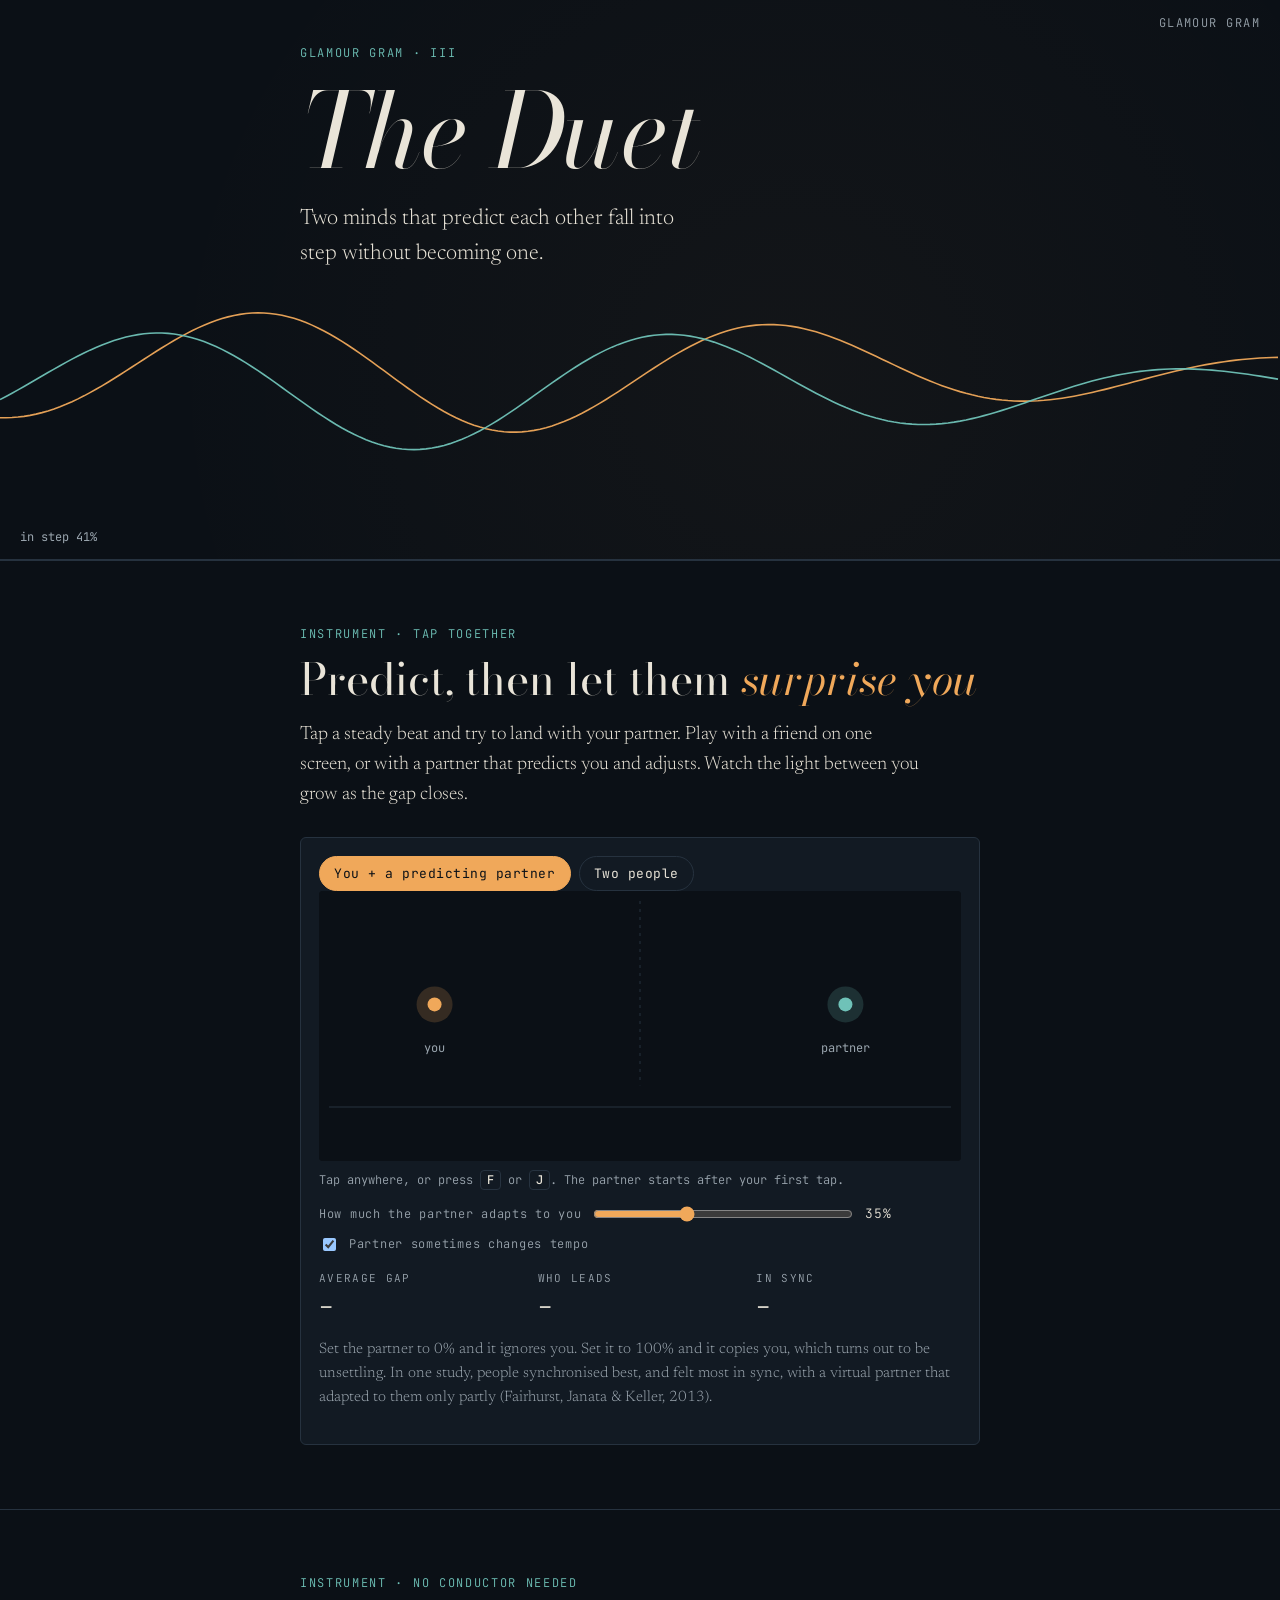
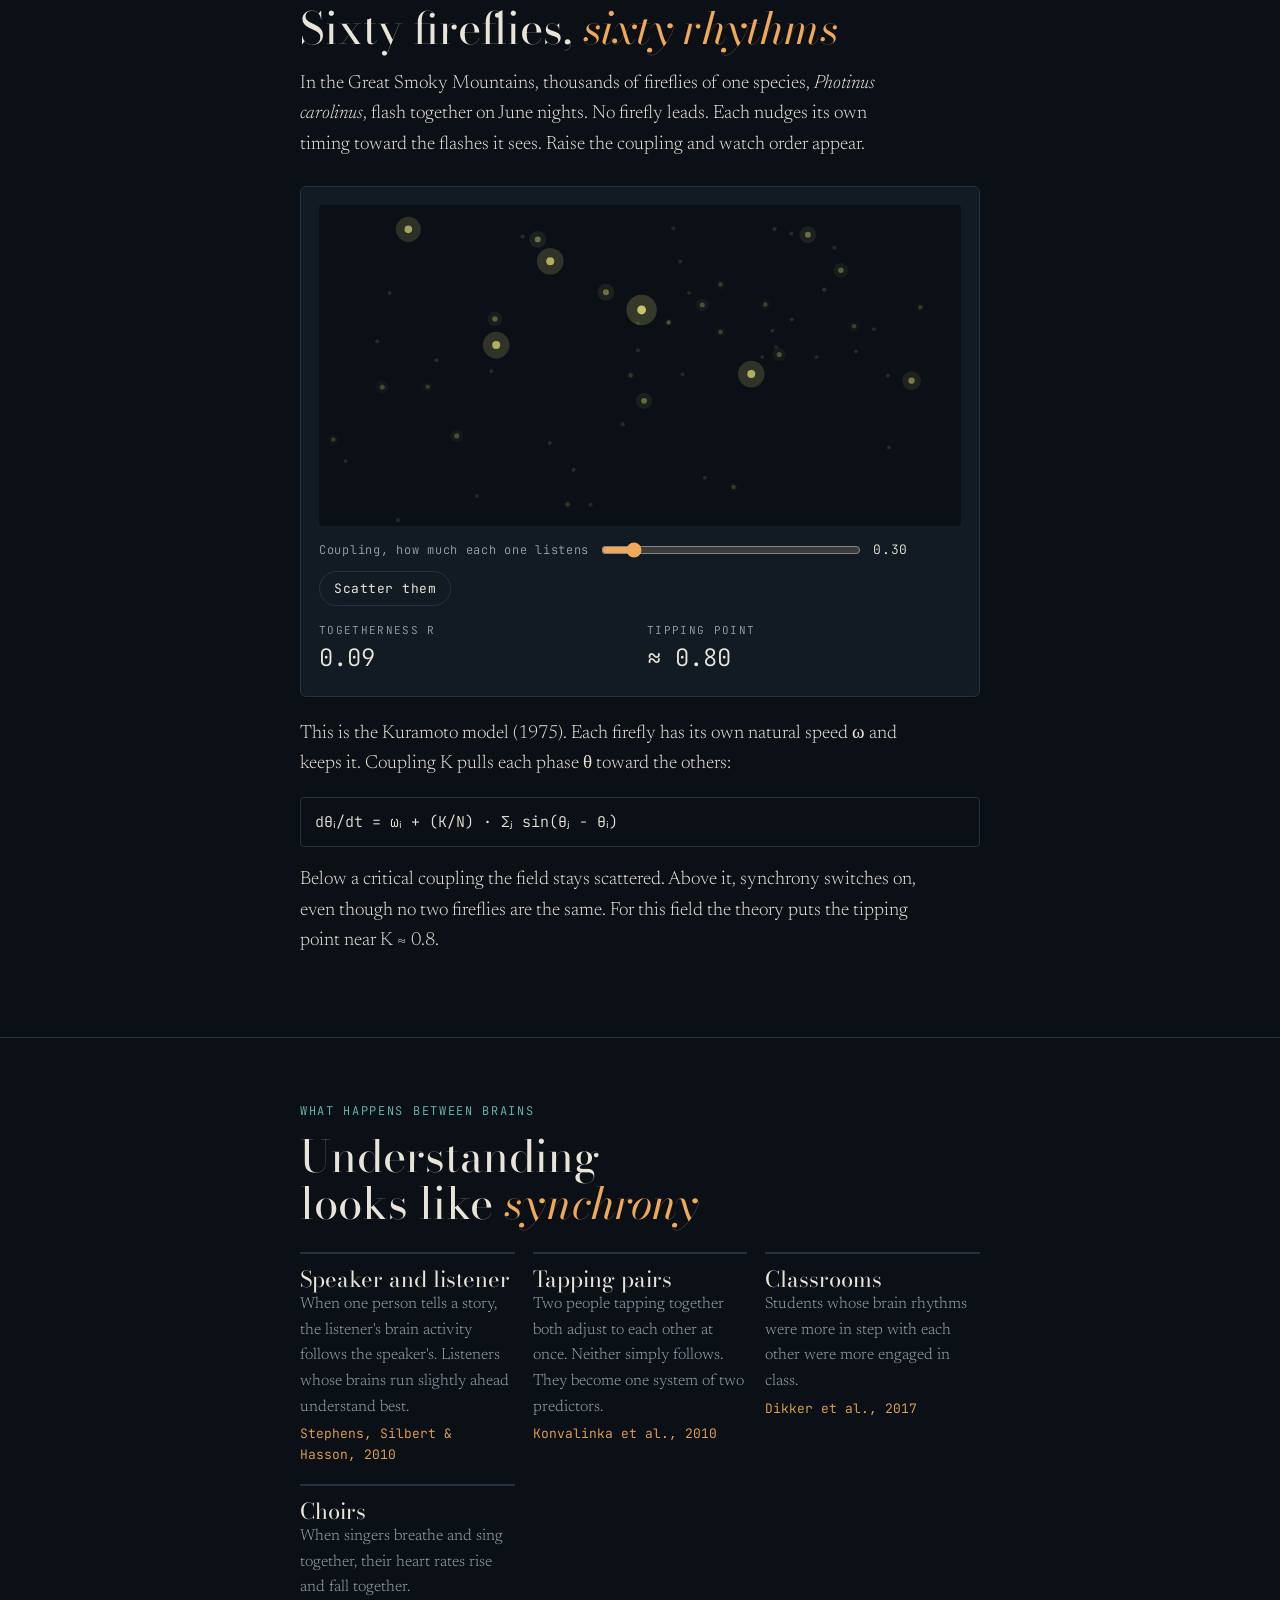
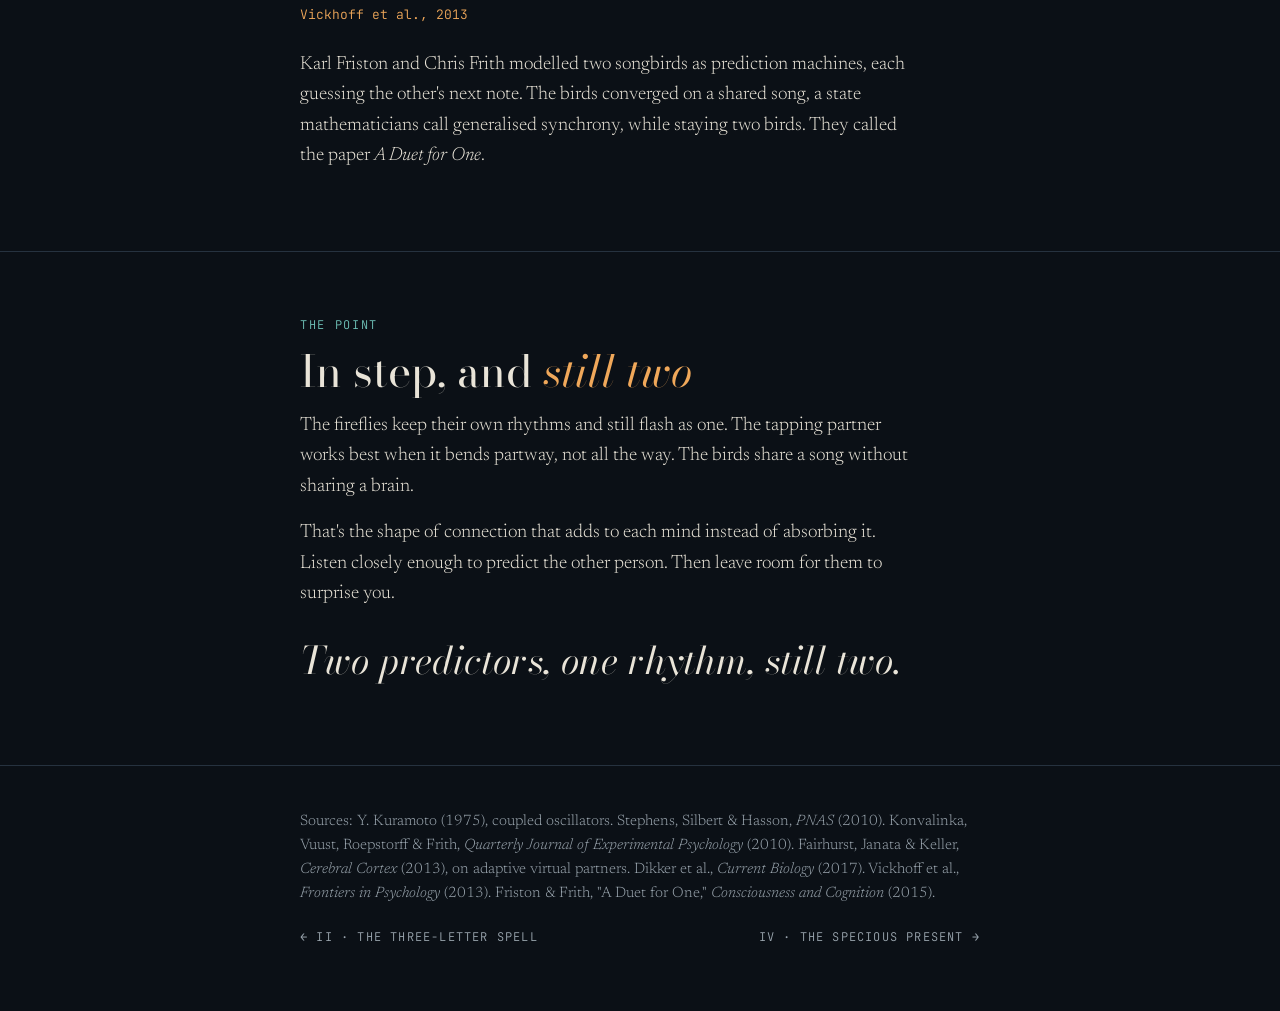
<file: the-duet.html>
<!doctype html>
<html lang="en">
<head>
<meta charset="utf-8">
<meta name="viewport" content="width=device-width, initial-scale=1, viewport-fit=cover">
<meta name="theme-color" content="#0b1016">
<link rel="manifest" href="manifest.webmanifest">
<link rel="icon" href="icons/icon.svg" type="image/svg+xml">
<link rel="apple-touch-icon" href="icons/apple-touch-icon.png">
<meta name="apple-mobile-web-app-title" content="GlamGram">
<script>if("serviceWorker" in navigator) addEventListener("load", () => navigator.serviceWorker.register("sw.js"));</script>
<title>The Duet · Glamour Gram</title>
<meta name="description" content="Two minds that predict each other fall into step without becoming one. Tap a duet, sync a field of fireflies.">
<link rel="preconnect" href="https://fonts.googleapis.com">
<link rel="preconnect" href="https://fonts.gstatic.com" crossorigin>
<link rel="stylesheet" href="https://fonts.googleapis.com/css2?family=Bodoni+Moda:ital,opsz,wght@0,6..96,400;1,6..96,400&family=Newsreader:ital,opsz,wght@0,6..72,300;1,6..72,300&family=JetBrains+Mono:wght@400;500&display=swap">
<link rel="stylesheet" href="glam.css">
<style>
/* Layout: animated title of two threads locking in phase, then two instruments (a tap duet, a firefly field) and the science between them. */
.modes{display:flex;gap:8px;flex-wrap:wrap}
.keys{font-family:var(--mono);font-size:12px;color:var(--mute);margin-top:10px}
.keys b{color:var(--ink);font-weight:500;border:1px solid var(--line);border-radius:4px;padding:1px 6px}
.eq{font-family:var(--mono);font-size:15px;color:var(--ink);background:var(--night);border:1px solid var(--line);border-radius:4px;padding:12px 14px;overflow-x:auto;margin:18px 0;white-space:nowrap}
</style>
</head>
<body>
<header class="hero" aria-label="Two threads of light drift in and out of phase">
  <canvas id="heroCanvas"></canvas>
  <a class="home corner" href="./">Glamour Gram</a>
  <div class="hero-copy"><div class="wrap">
    <div class="eyebrow">Glamour Gram · III</div>
    <h1>The Duet</h1>
    <p class="lede">Two minds that predict each other fall into step without becoming one.</p>
  </div></div>
</header>

<main>
<section id="tap"><div class="wrap">
  <div class="eyebrow">Instrument · tap together</div>
  <h2>Predict, then let them <em>surprise you</em></h2>
  <p>Tap a steady beat and try to land with your partner. Play with a friend on one screen, or with a partner that predicts you and adjusts. Watch the light between you grow as the gap closes.</p>
  <div class="instrument">
    <div class="modes" role="group" aria-label="Who you are playing with">
      <button type="button" id="modeBot" aria-pressed="true">You + a predicting partner</button>
      <button type="button" id="modeTwo" aria-pressed="false">Two people</button>
    </div>
    <canvas id="tapCanvas" aria-label="Tap area. Left half is player A, right half is player B."></canvas>
    <div class="keys" id="keysHelp">Tap anywhere, or press <b>F</b> or <b>J</b>. The partner starts after your first tap.</div>
    <div class="controls" id="botControls">
      <label for="adapt">How much the partner adapts to you
        <input type="range" id="adapt" min="0" max="1" step="0.05" value="0.35">
        <output id="adaptOut" for="adapt">35%</output>
      </label>
      <label for="surprise"><input type="checkbox" id="surprise" checked> Partner sometimes changes tempo</label>
    </div>
    <div class="readout">
      <div><div class="k">Average gap</div><div class="v" id="gap">–</div></div>
      <div><div class="k">Who leads</div><div class="v" id="lead">–</div></div>
      <div><div class="k">In sync</div><div class="v" id="sync">–</div></div>
    </div>
    <p class="caption">Set the partner to 0% and it ignores you. Set it to 100% and it copies you, which turns out to be unsettling. In one study, people synchronised best, and felt most in sync, with a virtual partner that adapted to them only partly (Fairhurst, Janata &amp; Keller, 2013).</p>
  </div>
</div></section>

<section id="fireflies"><div class="wrap">
  <div class="eyebrow">Instrument · no conductor needed</div>
  <h2>Sixty fireflies, <em>sixty rhythms</em></h2>
  <p>In the Great Smoky Mountains, thousands of fireflies of one species, <i>Photinus carolinus</i>, flash together on June nights. No firefly leads. Each nudges its own timing toward the flashes it sees. Raise the coupling and watch order appear.</p>
  <div class="instrument">
    <canvas id="flyCanvas" aria-label="A field of fireflies flashing"></canvas>
    <div class="controls">
      <label for="coupling">Coupling, how much each one listens
        <input type="range" id="coupling" min="0" max="3" step="0.05" value="0.3">
        <output id="couplingOut" for="coupling">0.30</output>
      </label>
      <button type="button" id="scatter">Scatter them</button>
    </div>
    <div class="readout">
      <div><div class="k">Togetherness r</div><div class="v" id="order">–</div></div>
      <div><div class="k">Tipping point</div><div class="v">≈ 0.80</div></div>
    </div>
  </div>
  <p style="margin-top:22px">This is the Kuramoto model (1975). Each firefly has its own natural speed ω and keeps it. Coupling K pulls each phase θ toward the others:</p>
  <div class="eq">dθᵢ/dt = ωᵢ + (K/N) · Σⱼ sin(θⱼ − θᵢ)</div>
  <p>Below a critical coupling the field stays scattered. Above it, synchrony switches on, even though no two fireflies are the same. For this field the theory puts the tipping point near K ≈ 0.8.</p>
</div></section>

<section id="brains"><div class="wrap">
  <div class="eyebrow">What happens between brains</div>
  <h2>Understanding looks like <em>synchrony</em></h2>
  <div class="facts">
    <div><b>Speaker and listener</b><span>When one person tells a story, the listener's brain activity follows the speaker's. Listeners whose brains run slightly ahead understand best.</span><span class="num">Stephens, Silbert &amp; Hasson, 2010</span></div>
    <div><b>Tapping pairs</b><span>Two people tapping together both adjust to each other at once. Neither simply follows. They become one system of two predictors.</span><span class="num">Konvalinka et al., 2010</span></div>
    <div><b>Classrooms</b><span>Students whose brain rhythms were more in step with each other were more engaged in class.</span><span class="num">Dikker et al., 2017</span></div>
    <div><b>Choirs</b><span>When singers breathe and sing together, their heart rates rise and fall together.</span><span class="num">Vickhoff et al., 2013</span></div>
  </div>
  <p>Karl Friston and Chris Frith modelled two songbirds as prediction machines, each guessing the other's next note. The birds converged on a shared song, a state mathematicians call generalised synchrony, while staying two birds. They called the paper <i>A Duet for One</i>.</p>
</div></section>

<section id="freedom"><div class="wrap">
  <div class="eyebrow">The point</div>
  <h2>In step, and <em>still two</em></h2>
  <p>The fireflies keep their own rhythms and still flash as one. The tapping partner works best when it bends partway, not all the way. The birds share a song without sharing a brain.</p>
  <p>That's the shape of connection that adds to each mind instead of absorbing it. Listen closely enough to predict the other person. Then leave room for them to surprise you.</p>
  <p class="closer">Two predictors, one rhythm, still two.</p>
</div></section>
</main>

<footer><div class="wrap">
  <p>Sources: Y. Kuramoto (1975), coupled oscillators. Stephens, Silbert &amp; Hasson, <i>PNAS</i> (2010). Konvalinka, Vuust, Roepstorff &amp; Frith, <i>Quarterly Journal of Experimental Psychology</i> (2010). Fairhurst, Janata &amp; Keller, <i>Cerebral Cortex</i> (2013), on adaptive virtual partners. Dikker et al., <i>Current Biology</i> (2017). Vickhoff et al., <i>Frontiers in Psychology</i> (2013). Friston &amp; Frith, "A Duet for One," <i>Consciousness and Cognition</i> (2015).</p>
  <div class="next"><a href="three-letter-spell.html">← II · The Three-Letter Spell</a><a href="specious-present.html">IV · The Specious Present →</a></div>
</div></footer>

<script>
const css = getComputedStyle(document.documentElement);
const C = k => css.getPropertyValue(k).trim();
const reduce = matchMedia("(prefers-reduced-motion: reduce)").matches;
function fit(cv, aspect){
  const dpr = Math.min(2, devicePixelRatio || 1);
  const w = cv.clientWidth, h = aspect ? Math.round(w*aspect) : cv.clientHeight;
  if(aspect) cv.style.height = h + "px";
  cv.width = w*dpr; cv.height = h*dpr;
  const ctx = cv.getContext("2d"); ctx.setTransform(dpr,0,0,dpr,0,0);
  return {ctx, w, h};
}

/* ---------- hero: two threads locking ---------- */
(function(){
  const cv = document.getElementById("heroCanvas");
  let g = fit(cv);
  addEventListener("resize", ()=>{ g = fit(cv); });
  let p1 = 0, p2 = 2.4, t = 0;
  function frame(dt){
    t += dt;
    const K = 1.4*Math.max(0, Math.sin(t*0.16));          // coupling breathes in and out
    const w1 = 1.0, w2 = 1.22;
    p1 += (w1 + K*Math.sin(p2-p1))*dt;
    p2 += (w2 + K*Math.sin(p1-p2))*dt;
    const sync = Math.abs(Math.cos((p1-p2)/2));
    const {ctx,w,h} = g;
    ctx.fillStyle = C("--night"); ctx.fillRect(0,0,w,h);
    const mid = h*0.68, A = h*0.11;
    // shared light between threads
    const grad = ctx.createRadialGradient(w*0.62, mid, 0, w*0.62, mid, w*0.5);
    grad.addColorStop(0, `rgba(240,168,90,${0.22*sync*sync})`); grad.addColorStop(1,"rgba(240,168,90,0)");
    ctx.fillStyle = grad; ctx.fillRect(0,0,w,h);
    const thread = (phase, color, off) => {
      ctx.beginPath();
      for(let x=0; x<=w; x+=6){
        const y = mid + off + A*Math.sin(x*0.012 - phase*2.2) * (0.6 + 0.4*Math.sin(x*0.003+t*0.2));
        x===0 ? ctx.moveTo(x,y) : ctx.lineTo(x,y);
      }
      ctx.strokeStyle = color; ctx.lineWidth = 1.6; ctx.stroke();
    };
    ctx.globalAlpha = 0.95; thread(p1, C("--dawn"), -8); thread(p2, C("--sea"), 8); ctx.globalAlpha = 1;
    ctx.font = "12px JetBrains Mono, monospace"; ctx.fillStyle = C("--mute");
    ctx.fillText("in step " + Math.round(sync*100) + "%", 20, h-18);
  }
  if(reduce){ frame(0); return; }
  let last = performance.now();
  (function loop(now){ frame(Math.min(0.05,(now-last)/1000)); last = now; requestAnimationFrame(loop); })(last);
})();

/* ---------- tap duet ---------- */
(function(){
  const cv = document.getElementById("tapCanvas");
  let g = fit(cv, 0.42);
  addEventListener("resize", ()=>{ g = fit(cv, 0.42); });
  let mode = "bot";
  const taps = {A:[], B:[]};       // times in ms
  const flash = {A:0, B:0};
  const pairs = [];                // signed asynchronies, A minus B
  let bot = null;                  // {next, period}
  const adapt = document.getElementById("adapt"), adaptOut = document.getElementById("adaptOut");
  adapt.addEventListener("input", ()=>{ adaptOut.textContent = Math.round(adapt.value*100)+"%"; });
  const surprise = document.getElementById("surprise");
  let botTapCount = 0;

  function setMode(m){
    mode = m; taps.A.length = 0; taps.B.length = 0; pairs.length = 0; bot = null; botTapCount = 0;
    document.getElementById("modeBot").setAttribute("aria-pressed", m==="bot");
    document.getElementById("modeTwo").setAttribute("aria-pressed", m==="two");
    document.getElementById("botControls").hidden = m!=="bot";
    document.getElementById("keysHelp").innerHTML = m==="bot"
      ? "Tap anywhere, or press <b>F</b> or <b>J</b>. The partner starts after your first tap."
      : "Player A: left half or <b>F</b>. Player B: right half or <b>J</b>.";
    show();
  }
  document.getElementById("modeBot").addEventListener("click", ()=>setMode("bot"));
  document.getElementById("modeTwo").addEventListener("click", ()=>setMode("two"));

  function record(who, t){
    taps[who].push(t); if(taps[who].length > 40) taps[who].shift();
    flash[who] = 1;
    const other = taps[who==="A"?"B":"A"];
    const o = other[other.length-1];
    if(o !== undefined && Math.abs(t-o) < 300){
      const asyn = who==="A" ? t-o : o-t;
      pairs.push(asyn); if(pairs.length > 10) pairs.shift();
    }
  }
  function humanTap(side){
    const t = performance.now();
    if(mode === "bot"){
      record("A", t);
      if(!bot){ bot = {period: 600, next: t + 600}; return; }
      // the partner learns your tempo and corrects its timing toward you, by the amount you set
      const a = +adapt.value;
      const prevA = taps.A[taps.A.length-2], gapA = prevA !== undefined ? t - prevA : 0;
      if(a > 0 && gapA > 250 && gapA < 1500){
        // once it has heard your beat, it joins on the next one
        if(!bot.learned){ bot.learned = true; bot.period = Math.min(1400, gapA); bot.next = t + bot.period; return; }
        bot.period += a*(gapA - bot.period);
      }
      const lastB = taps.B[taps.B.length-1];
      const toLast = lastB !== undefined ? t - lastB : Infinity;
      const toNext = bot.next - t;
      if(Math.abs(toLast) < Math.abs(toNext)) bot.next += a*toLast;
      else bot.next -= a*toNext;
      bot.period = Math.max(300, Math.min(1400, bot.period));
    } else {
      record(side, t);
    }
  }
  cv.addEventListener("pointerdown", e=>{
    e.preventDefault();
    const r = cv.getBoundingClientRect();
    humanTap(e.clientX - r.left < r.width/2 ? "A" : "B");
  });
  addEventListener("keydown", e=>{
    if(e.repeat || (e.target.closest && e.target.closest("input,select,textarea,button"))) return;
    if(e.code === "KeyF") humanTap("A");
    if(e.code === "KeyJ") humanTap("B");
  });

  function show(){
    const gap = document.getElementById("gap"), lead = document.getElementById("lead"), sync = document.getElementById("sync");
    if(pairs.length < 2){ gap.textContent = "–"; lead.textContent = "–"; sync.textContent = "–"; return 0; }
    const meanAbs = pairs.reduce((s,x)=>s+Math.abs(x),0)/pairs.length;
    const mean = pairs.reduce((s,x)=>s+x,0)/pairs.length;
    gap.textContent = Math.round(meanAbs) + " ms";
    const nameA = mode==="bot" ? "You" : "A", nameB = mode==="bot" ? "Partner" : "B";
    lead.textContent = Math.abs(mean) < 12 ? "Shared" : (mean < 0 ? nameA : nameB);
    const s = Math.max(0, 1 - meanAbs/150);
    sync.textContent = Math.round(s*100) + "%";
    return s;
  }

  let last = performance.now();
  function frame(now){
    const dt = (now-last)/1000; last = now;
    if(mode==="bot" && bot && now >= bot.next){
      record("B", bot.next);
      botTapCount++;
      if(surprise.checked && botTapCount % 9 === 0) bot.period *= (Math.random()<0.5 ? 0.9 : 1.1);
      bot.period = Math.max(300, Math.min(1400, bot.period));
      bot.next += bot.period;
      if(taps.A.length && now - taps.A[taps.A.length-1] > 4000){ bot = null; }  // you stopped; partner waits
    }
    const s = show() || 0;
    const {ctx,w,h} = g;
    ctx.fillStyle = C("--night"); ctx.fillRect(0,0,w,h);
    // center light
    const cx = w/2, cy = h*0.42;
    const grad = ctx.createRadialGradient(cx,cy,0,cx,cy,h*0.5);
    grad.addColorStop(0, `rgba(240,168,90,${0.5*s})`); grad.addColorStop(1,"rgba(240,168,90,0)");
    ctx.fillStyle = grad; ctx.fillRect(0,0,w,h);
    // divider
    ctx.strokeStyle = C("--line"); ctx.setLineDash([3,5]); ctx.beginPath(); ctx.moveTo(cx,10); ctx.lineTo(cx,h*0.72); ctx.stroke(); ctx.setLineDash([]);
    // players move closer as sync grows
    const spread = w*0.32*(1 - 0.6*s);
    [["A", cx-spread, C("--dawn")], ["B", cx+spread, C("--sea")]].forEach(([who,x,col])=>{
      flash[who] *= Math.pow(0.02, dt);
      ctx.globalAlpha = 0.18 + 0.6*flash[who];
      ctx.fillStyle = col; ctx.beginPath(); ctx.arc(x, cy, 18 + 26*flash[who], 0, 7); ctx.fill();
      ctx.globalAlpha = 1; ctx.beginPath(); ctx.arc(x, cy, 7, 0, 7); ctx.fill();
      ctx.font = "12px JetBrains Mono, monospace"; ctx.fillStyle = C("--mute"); ctx.textAlign = "center";
      ctx.fillText(mode==="bot" ? (who==="A"?"you":"partner") : who, x, cy+48);
    });
    // timeline of the last 5 seconds
    const ty = h*0.8, span = 5000;
    ctx.strokeStyle = C("--line"); ctx.beginPath(); ctx.moveTo(10,ty); ctx.lineTo(w-10,ty); ctx.stroke();
    [["A",-1,C("--dawn")],["B",1,C("--sea")]].forEach(([who,dir,col])=>{
      ctx.strokeStyle = col; ctx.lineWidth = 2;
      taps[who].forEach(t=>{
        const x = w-10 - (now-t)/span*(w-20);
        if(x < 10) return;
        ctx.beginPath(); ctx.moveTo(x, ty); ctx.lineTo(x, ty + dir*14); ctx.stroke();
      });
    });
    ctx.lineWidth = 1; ctx.textAlign = "left";
    requestAnimationFrame(frame);
  }
  setMode("bot");
  requestAnimationFrame(frame);
})();

/* ---------- fireflies (Kuramoto) ---------- */
(function(){
  const cv = document.getElementById("flyCanvas");
  let g = fit(cv, 0.5);
  addEventListener("resize", ()=>{ g = fit(cv, 0.5); });
  const N = 60, MEAN = 2*Math.PI/1.2, SD = 0.5;   // rad/s
  const gauss = () => { let u=0,v=0; while(!u) u=Math.random(); v=Math.random(); return Math.sqrt(-2*Math.log(u))*Math.cos(2*Math.PI*v); };
  const flies = Array.from({length:N}, ()=>({x:Math.random(), y:Math.random(), w:MEAN + SD*gauss(), th:Math.random()*2*Math.PI, glow:0}));
  const K = document.getElementById("coupling"), Kout = document.getElementById("couplingOut");
  K.addEventListener("input", ()=>{ Kout.textContent = (+K.value).toFixed(2); });
  document.getElementById("scatter").addEventListener("click", ()=>flies.forEach(f=>f.th = Math.random()*2*Math.PI));
  const orderEl = document.getElementById("order");
  let last = performance.now(), rSmooth = 0;
  function frame(now){
    const dt = Math.min(0.04,(now-last)/1000); last = now;
    let sx=0, sy=0; flies.forEach(f=>{ sx+=Math.cos(f.th); sy+=Math.sin(f.th); });
    const r = Math.hypot(sx,sy)/N, psi = Math.atan2(sy,sx), k = +K.value;
    flies.forEach(f=>{
      const before = f.th;
      f.th += (f.w + k*r*Math.sin(psi - f.th))*dt;
      if(Math.floor(f.th/(2*Math.PI)) > Math.floor(before/(2*Math.PI))) f.glow = 1;
      f.glow *= Math.pow(0.004, dt);
      f.x += Math.sin(now*0.0003 + f.w*7)*0.00025; f.y += Math.cos(now*0.0002 + f.w*5)*0.00025;
    });
    rSmooth += (r - rSmooth)*Math.min(1, dt*3);
    orderEl.textContent = rSmooth.toFixed(2);
    const {ctx,w,h} = g;
    ctx.fillStyle = C("--night"); ctx.fillRect(0,0,w,h);
    flies.forEach(f=>{
      const x = 12 + f.x*(w-24), y = 12 + f.y*(h-24);
      ctx.globalAlpha = 0.12 + 0.88*f.glow;
      ctx.fillStyle = "#e8e27a";
      ctx.beginPath(); ctx.arc(x,y,2 + 3*f.glow,0,7); ctx.fill();
      if(f.glow > 0.05){ ctx.globalAlpha = 0.25*f.glow; ctx.beginPath(); ctx.arc(x,y,14*f.glow+4,0,7); ctx.fill(); }
    });
    ctx.globalAlpha = 1;
    requestAnimationFrame(frame);
  }
  requestAnimationFrame(frame);
})();
</script>
</body>
</html>
</file>
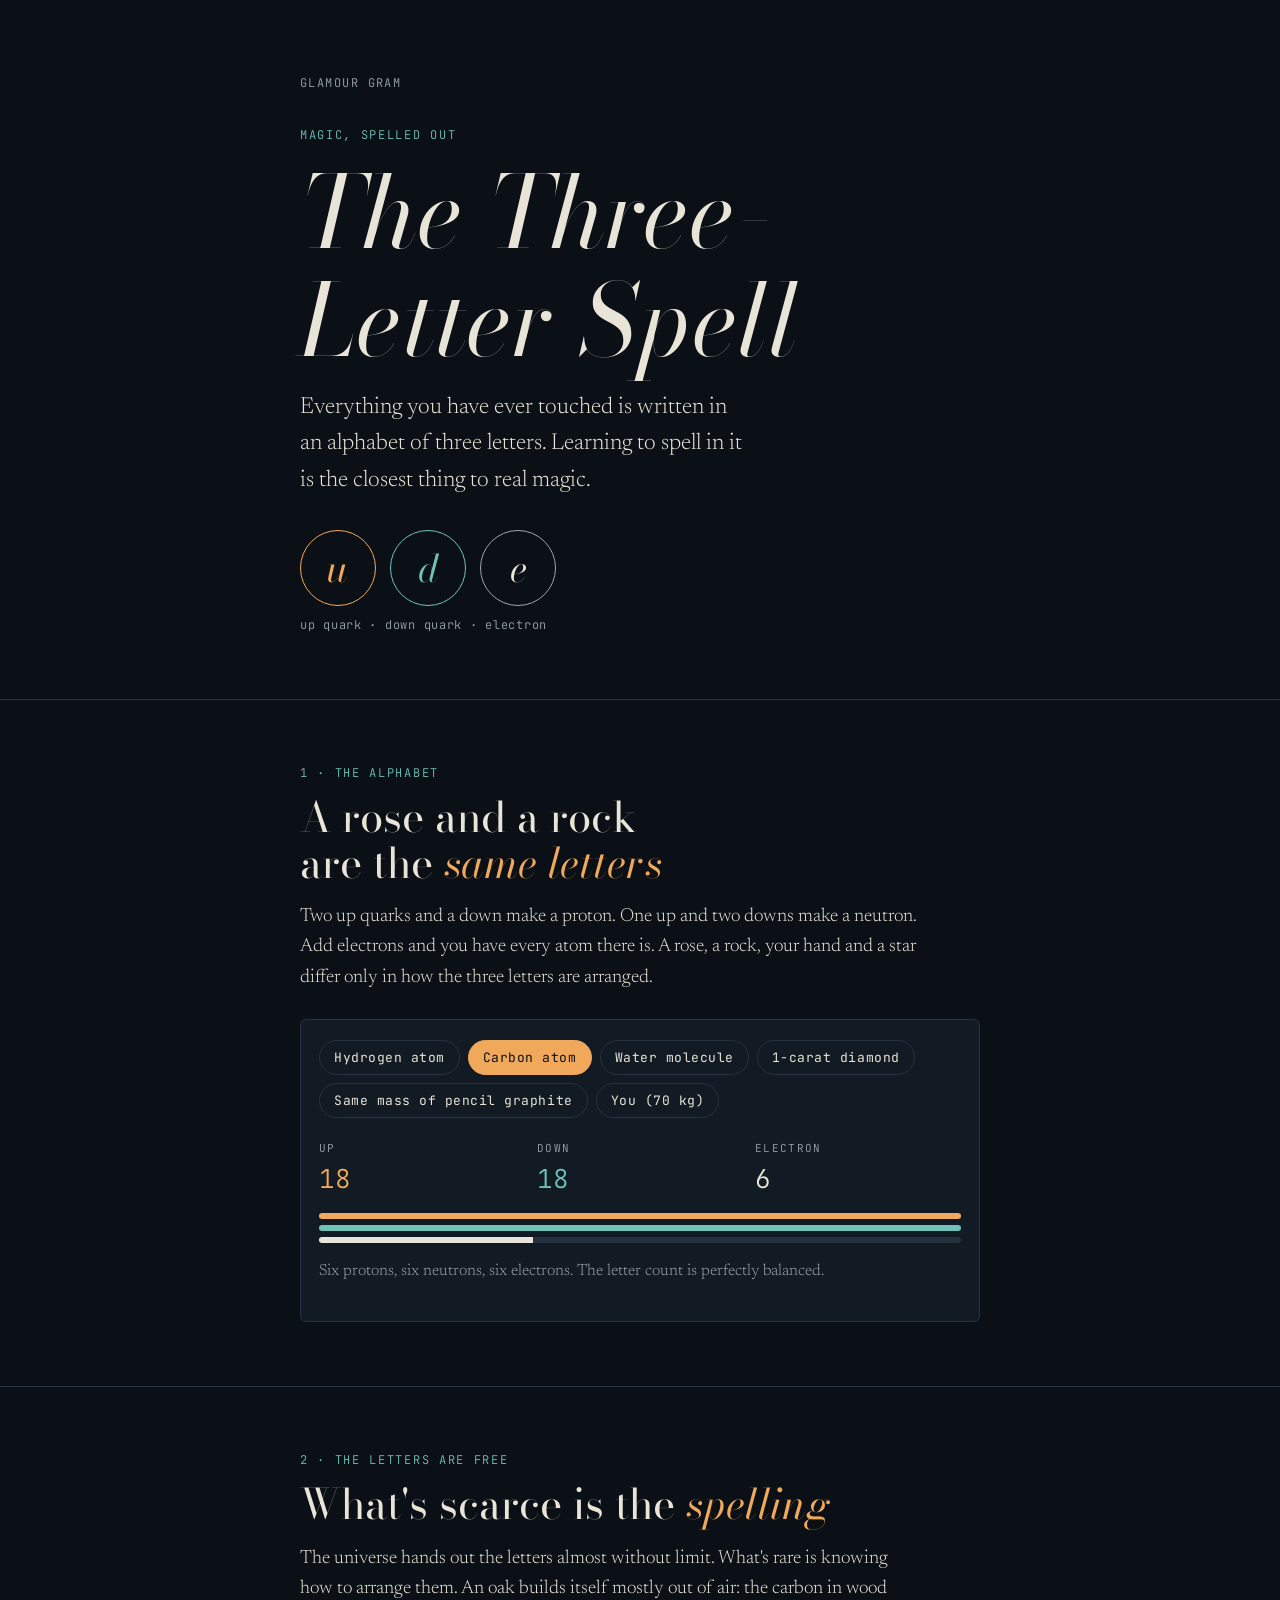
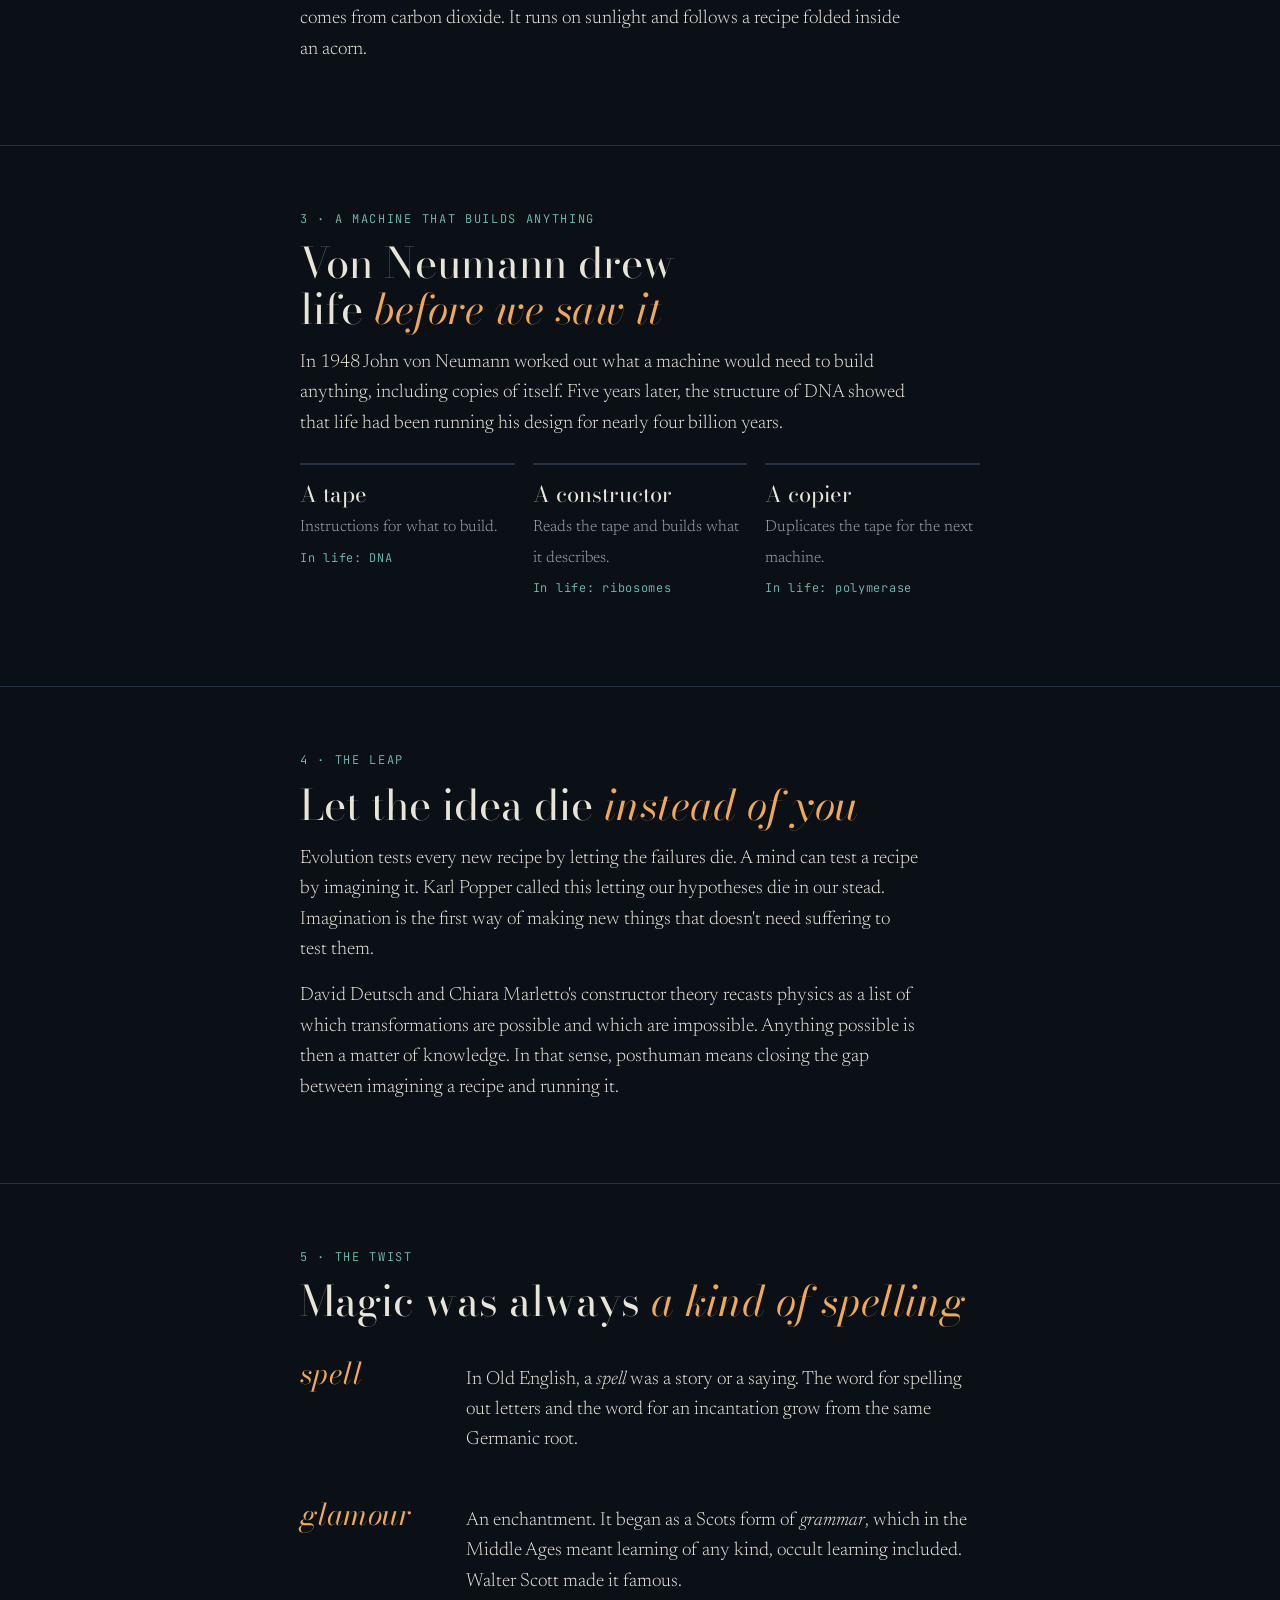
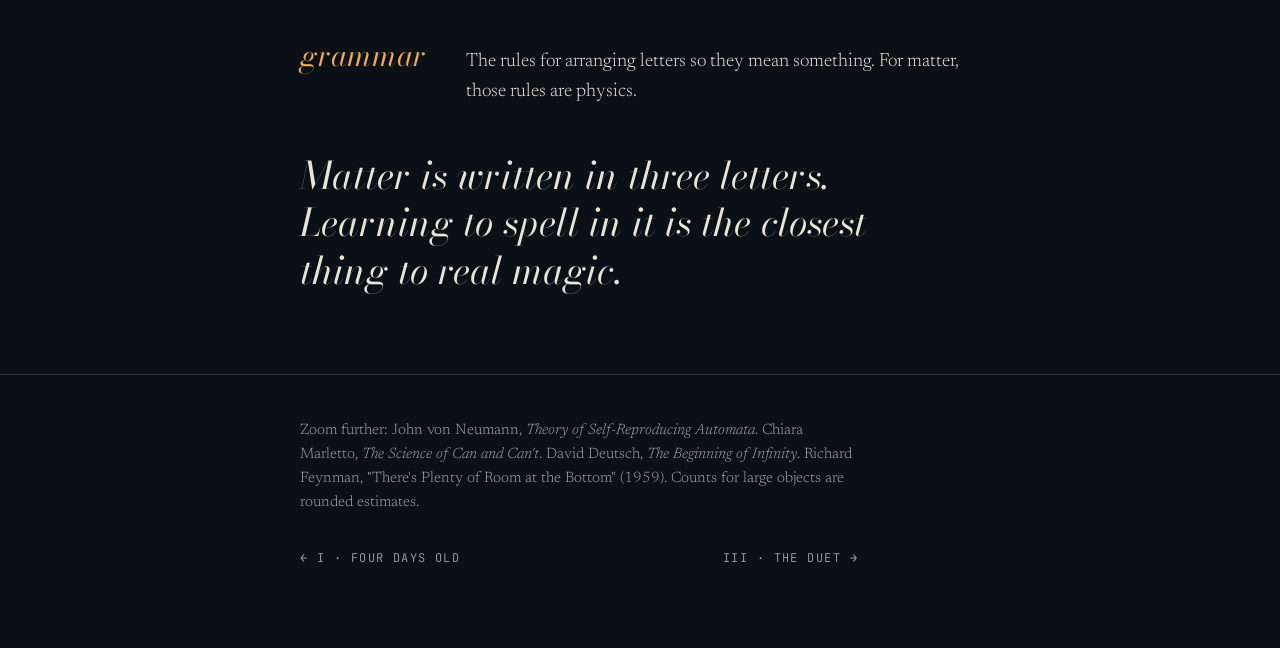
<file: three-letter-spell.html>
<!doctype html>
<html lang="en">
<head>
<meta charset="utf-8">
<meta name="viewport" content="width=device-width, initial-scale=1, viewport-fit=cover">
<meta name="theme-color" content="#0b1016">
<link rel="manifest" href="manifest.webmanifest">
<link rel="icon" href="icons/icon.svg" type="image/svg+xml">
<link rel="apple-touch-icon" href="icons/apple-touch-icon.png">
<meta name="apple-mobile-web-app-title" content="GlamGram">
<script>if("serviceWorker" in navigator) addEventListener("load", () => navigator.serviceWorker.register("sw.js"));</script>
<title>The Three-Letter Spell · Glamour Gram</title>
<link rel="preconnect" href="https://fonts.googleapis.com">
<link rel="preconnect" href="https://fonts.gstatic.com" crossorigin>
<link rel="stylesheet" href="https://fonts.googleapis.com/css2?family=Bodoni+Moda:ital,opsz,wght@0,6..96,400;1,6..96,400&family=Newsreader:ital,opsz,wght@0,6..72,300;1,6..72,300&family=JetBrains+Mono:wght@400;500&display=swap">
<style>
/* Layout: one reading column that builds an argument in five steps, with a "speller" instrument in the middle. Same pre-dawn world as Four Days Old. */
:root{
  --night:#0b1016; --deep:#121a23; --line:#26323f; --ink:#e9e4d8; --mute:#9aa5ae;
  --dawn:#f0a85a; --sea:#6fc2b8; --ember:#e3735a;
  --display:"Bodoni Moda","Didot","Bodoni 72",Georgia,serif;
  --body:"Newsreader","Iowan Old Style",Georgia,serif;
  --mono:"JetBrains Mono",ui-monospace,Consolas,monospace;
  color-scheme:dark;
}
*{box-sizing:border-box}
html{background:var(--night)}
body{margin:0;background:var(--night);color:var(--ink);font-family:var(--body);font-size:19px;line-height:1.6;font-weight:300}
.wrap{max-width:720px;margin:0 auto;padding-inline:20px}
h1,h2{font-family:var(--display);font-weight:400;text-wrap:balance;line-height:1.08;margin:0}
h1{font-size:clamp(48px,10vw,100px);font-style:italic}
h2{font-size:clamp(28px,5vw,42px);margin-bottom:16px}
h2 em{color:var(--dawn)}
p{margin:0 0 16px;max-width:62ch}
.eyebrow{font-family:var(--mono);font-size:12px;letter-spacing:.14em;text-transform:uppercase;color:var(--sea);margin-bottom:12px}
.home{display:inline-block;margin-top:18px;font-family:var(--mono);font-size:12px;letter-spacing:.12em;text-transform:uppercase;color:var(--mute);text-decoration:none}
.home:hover{color:var(--dawn)}
header{padding-block:56px 64px}
header .lede{font-size:clamp(19px,2.4vw,23px);max-width:34ch;margin-top:16px}
.letters{display:flex;gap:14px;margin-top:30px;flex-wrap:wrap}
.letter{width:76px;height:76px;border-radius:50%;display:grid;place-items:center;font-family:var(--display);font-size:38px;font-style:italic;border:1px solid var(--line)}
.letter.u{color:var(--dawn);border-color:var(--dawn)}
.letter.d{color:var(--sea);border-color:var(--sea)}
.letter.e{color:var(--ink);border-color:var(--mute)}
.legend{font-family:var(--mono);font-size:12px;color:var(--mute);margin-top:10px;letter-spacing:.06em}
section{padding-block:64px;border-top:1px solid var(--line);scroll-margin-top:12px}

/* speller */
.speller{margin-top:26px;background:var(--deep);border:1px solid var(--line);border-radius:6px;padding:20px 18px}
.chips{display:flex;flex-wrap:wrap;gap:8px}
button{font-family:var(--mono);font-size:13px;letter-spacing:.04em;background:transparent;color:var(--ink);border:1px solid var(--line);border-radius:999px;padding:8px 14px;cursor:pointer}
button:hover{border-color:var(--dawn);color:var(--dawn)}
button[aria-pressed="true"]{background:var(--dawn);border-color:var(--dawn);color:var(--night)}
button:focus-visible{outline:2px solid var(--sea);outline-offset:2px}
.readout{display:grid;grid-template-columns:repeat(3,minmax(0,1fr));gap:12px;margin-top:22px}
.readout div{min-width:0}
.readout .k{font-family:var(--mono);font-size:11px;letter-spacing:.12em;text-transform:uppercase;color:var(--mute)}
.readout .v{font-family:var(--mono);font-size:clamp(18px,3.4vw,26px);font-variant-numeric:tabular-nums;overflow-wrap:anywhere}
.readout .u .v{color:var(--dawn)} .readout .d .v{color:var(--sea)}
.recipe{margin-top:16px;font-size:16px;color:var(--mute)}
.bars{margin-top:14px;display:grid;gap:6px}
.bar{height:6px;border-radius:3px;background:var(--line);overflow:hidden}
.bar i{display:block;height:100%}

/* von neumann */
.parts{display:grid;grid-template-columns:repeat(auto-fit,minmax(190px,1fr));gap:18px;margin:24px 0}
.parts div{min-width:0;border-top:2px solid var(--line);padding-top:12px}
.parts b{font-family:var(--display);font-weight:400;font-size:22px;display:block}
.parts .life{font-family:var(--mono);font-size:12px;color:var(--sea);letter-spacing:.06em;display:block;margin-top:6px}
.parts span{font-size:16px;color:var(--mute)}

/* etymology */
.etym{display:grid;gap:18px;margin-top:24px}
.etym div{display:grid;grid-template-columns:150px 1fr;gap:16px;align-items:baseline}
.etym div > *{min-width:0}
.etym .w{font-family:var(--display);font-style:italic;font-size:30px;color:var(--dawn)}
@media (max-width:520px){.etym div{grid-template-columns:1fr;gap:0}}
.closer{font-family:var(--display);font-size:clamp(26px,4.6vw,38px);line-height:1.25;font-style:italic;margin-top:28px;max-width:24ch}
footer{padding-block:44px 64px;border-top:1px solid var(--line);font-size:15px;color:var(--mute)}
@media (prefers-reduced-motion:no-preference){.bar i{transition:width .5s ease}}
</style>
</head>
<body>
<header><div class="wrap">
  <a class="home" href="./">Glamour Gram</a>
  <div class="eyebrow" style="margin-top:28px">Magic, spelled out</div>
  <h1>The Three-Letter Spell</h1>
  <p class="lede">Everything you have ever touched is written in an alphabet of three letters. Learning to spell in it is the closest thing to real magic.</p>
  <div class="letters" aria-hidden="true"><span class="letter u">u</span><span class="letter d">d</span><span class="letter e">e</span></div>
  <div class="legend">up quark · down quark · electron</div>
</div></header>

<main>
<section id="alphabet"><div class="wrap">
  <div class="eyebrow">1 · The alphabet</div>
  <h2>A rose and a rock are the <em>same letters</em></h2>
  <p>Two up quarks and a down make a proton. One up and two downs make a neutron. Add electrons and you have every atom there is. A rose, a rock, your hand and a star differ only in how the three letters are arranged.</p>
  <div class="speller">
    <div class="chips" role="group" aria-label="Choose something to spell">
      <button type="button" data-k="h">Hydrogen atom</button>
      <button type="button" data-k="c">Carbon atom</button>
      <button type="button" data-k="w">Water molecule</button>
      <button type="button" data-k="dia">1-carat diamond</button>
      <button type="button" data-k="gra">Same mass of pencil graphite</button>
      <button type="button" data-k="you">You (70 kg)</button>
    </div>
    <div class="readout">
      <div class="u"><div class="k">up</div><div class="v" id="ou">–</div></div>
      <div class="d"><div class="k">down</div><div class="v" id="od">–</div></div>
      <div class="e"><div class="k">electron</div><div class="v" id="oe">–</div></div>
    </div>
    <div class="bars" aria-hidden="true">
      <div class="bar"><i id="bu" style="background:var(--dawn)"></i></div>
      <div class="bar"><i id="bd" style="background:var(--sea)"></i></div>
      <div class="bar"><i id="be" style="background:var(--ink)"></i></div>
    </div>
    <p class="recipe" id="recipe"></p>
  </div>
</div></section>

<section id="scarce"><div class="wrap">
  <div class="eyebrow">2 · The letters are free</div>
  <h2>What's scarce is the <em>spelling</em></h2>
  <p>The universe hands out the letters almost without limit. What's rare is knowing how to arrange them. An oak builds itself mostly out of air: the carbon in wood comes from carbon dioxide. It runs on sunlight and follows a recipe folded inside an acorn.</p>
</div></section>

<section id="constructor"><div class="wrap">
  <div class="eyebrow">3 · A machine that builds anything</div>
  <h2>Von Neumann drew life <em>before we saw it</em></h2>
  <p>In 1948 John von Neumann worked out what a machine would need to build anything, including copies of itself. Five years later, the structure of DNA showed that life had been running his design for nearly four billion years.</p>
  <div class="parts">
    <div><b>A tape</b><span>Instructions for what to build.</span><span class="life">In life: DNA</span></div>
    <div><b>A constructor</b><span>Reads the tape and builds what it describes.</span><span class="life">In life: ribosomes</span></div>
    <div><b>A copier</b><span>Duplicates the tape for the next machine.</span><span class="life">In life: polymerase</span></div>
  </div>
</div></section>

<section id="leap"><div class="wrap">
  <div class="eyebrow">4 · The leap</div>
  <h2>Let the idea die <em>instead of you</em></h2>
  <p>Evolution tests every new recipe by letting the failures die. A mind can test a recipe by imagining it. Karl Popper called this letting our hypotheses die in our stead. Imagination is the first way of making new things that doesn't need suffering to test them.</p>
  <p>David Deutsch and Chiara Marletto's constructor theory recasts physics as a list of which transformations are possible and which are impossible. Anything possible is then a matter of knowledge. In that sense, posthuman means closing the gap between imagining a recipe and running it.</p>
</div></section>

<section id="twist"><div class="wrap">
  <div class="eyebrow">5 · The twist</div>
  <h2>Magic was always <em>a kind of spelling</em></h2>
  <div class="etym">
    <div><span class="w">spell</span><p>In Old English, a <i>spell</i> was a story or a saying. The word for spelling out letters and the word for an incantation grow from the same Germanic root.</p></div>
    <div><span class="w">glamour</span><p>An enchantment. It began as a Scots form of <i>grammar</i>, which in the Middle Ages meant learning of any kind, occult learning included. Walter Scott made it famous.</p></div>
    <div><span class="w">grammar</span><p>The rules for arranging letters so they mean something. For matter, those rules are physics.</p></div>
  </div>
  <p class="closer">Matter is written in three letters. Learning to spell in it is the closest thing to real magic.</p>
</div></section>
</main>

<footer><div class="wrap">
  <p>Zoom further: John von Neumann, <i>Theory of Self-Reproducing Automata</i>. Chiara Marletto, <i>The Science of Can and Can't</i>. David Deutsch, <i>The Beginning of Infinity</i>. Richard Feynman, "There's Plenty of Room at the Bottom" (1959). Counts for large objects are rounded estimates.</p>
  <p style="display:flex;justify-content:space-between;gap:16px;flex-wrap:wrap"><a class="home" href="four-days-old.html">&larr; I · Four Days Old</a><a class="home" href="the-duet.html">III · The Duet &rarr;</a></p>
</div></footer>

<script>
(function(){
  const N = 6.022e23;
  // [up, down, electron] per item; protons p, neutrons n -> up = 2p+n, down = p+2n, e = p
  const atom = (p,n)=>[2*p+n, p+2*n, p];
  const scale = (a,k)=>a.map(x=>x*k);
  const carat = 0.2/12*N; // carbon atoms in 0.2 g
  const items = {
    h:  {q:atom(1,0), r:"One proton (u u d) and one electron. The simplest word in the language."},
    c:  {q:atom(6,6), r:"Six protons, six neutrons, six electrons. The letter count is perfectly balanced."},
    w:  {q:[28,26,10], r:"Two hydrogens and an oxygen-16: ten protons, eight neutrons, ten electrons."},
    dia:{q:scale(atom(6,6),carat), r:"About 10²² carbon atoms, locked in a rigid three-dimensional lattice."},
    gra:{q:scale(atom(6,6),carat), r:"Exactly the same letters as the diamond. Only the arrangement differs: flat sheets that slide apart on paper."},
    you:{q:[6.5e28,6.1e28,2.3e28], r:"Roughly 10²⁹ letters, mostly spelled as water, carbon chains and a little calcium. Same alphabet as the star that made them."}
  };
  const fmt = x=>{
    if(x<1e6) return Math.round(x).toLocaleString();
    const e = Math.floor(Math.log10(x)), m = x/Math.pow(10,e);
    const sup = String(e).split("").map(c=>"⁰¹²³⁴⁵⁶⁷⁸⁹"[+c]).join("");
    return m.toFixed(1)+" × 10"+sup;
  };
  const btns = document.querySelectorAll(".chips button");
  function show(k){
    const it = items[k], [u,d,e] = it.q, max = Math.max(u,d,e);
    document.getElementById("ou").textContent = fmt(u);
    document.getElementById("od").textContent = fmt(d);
    document.getElementById("oe").textContent = fmt(e);
    document.getElementById("bu").style.width = (u/max*100)+"%";
    document.getElementById("bd").style.width = (d/max*100)+"%";
    document.getElementById("be").style.width = (e/max*100)+"%";
    document.getElementById("recipe").textContent = it.r;
    btns.forEach(b=>b.setAttribute("aria-pressed", b.dataset.k===k ? "true":"false"));
  }
  btns.forEach(b=>b.addEventListener("click",()=>show(b.dataset.k)));
  show("c");
})();
</script>
</body>
</html>
</file>
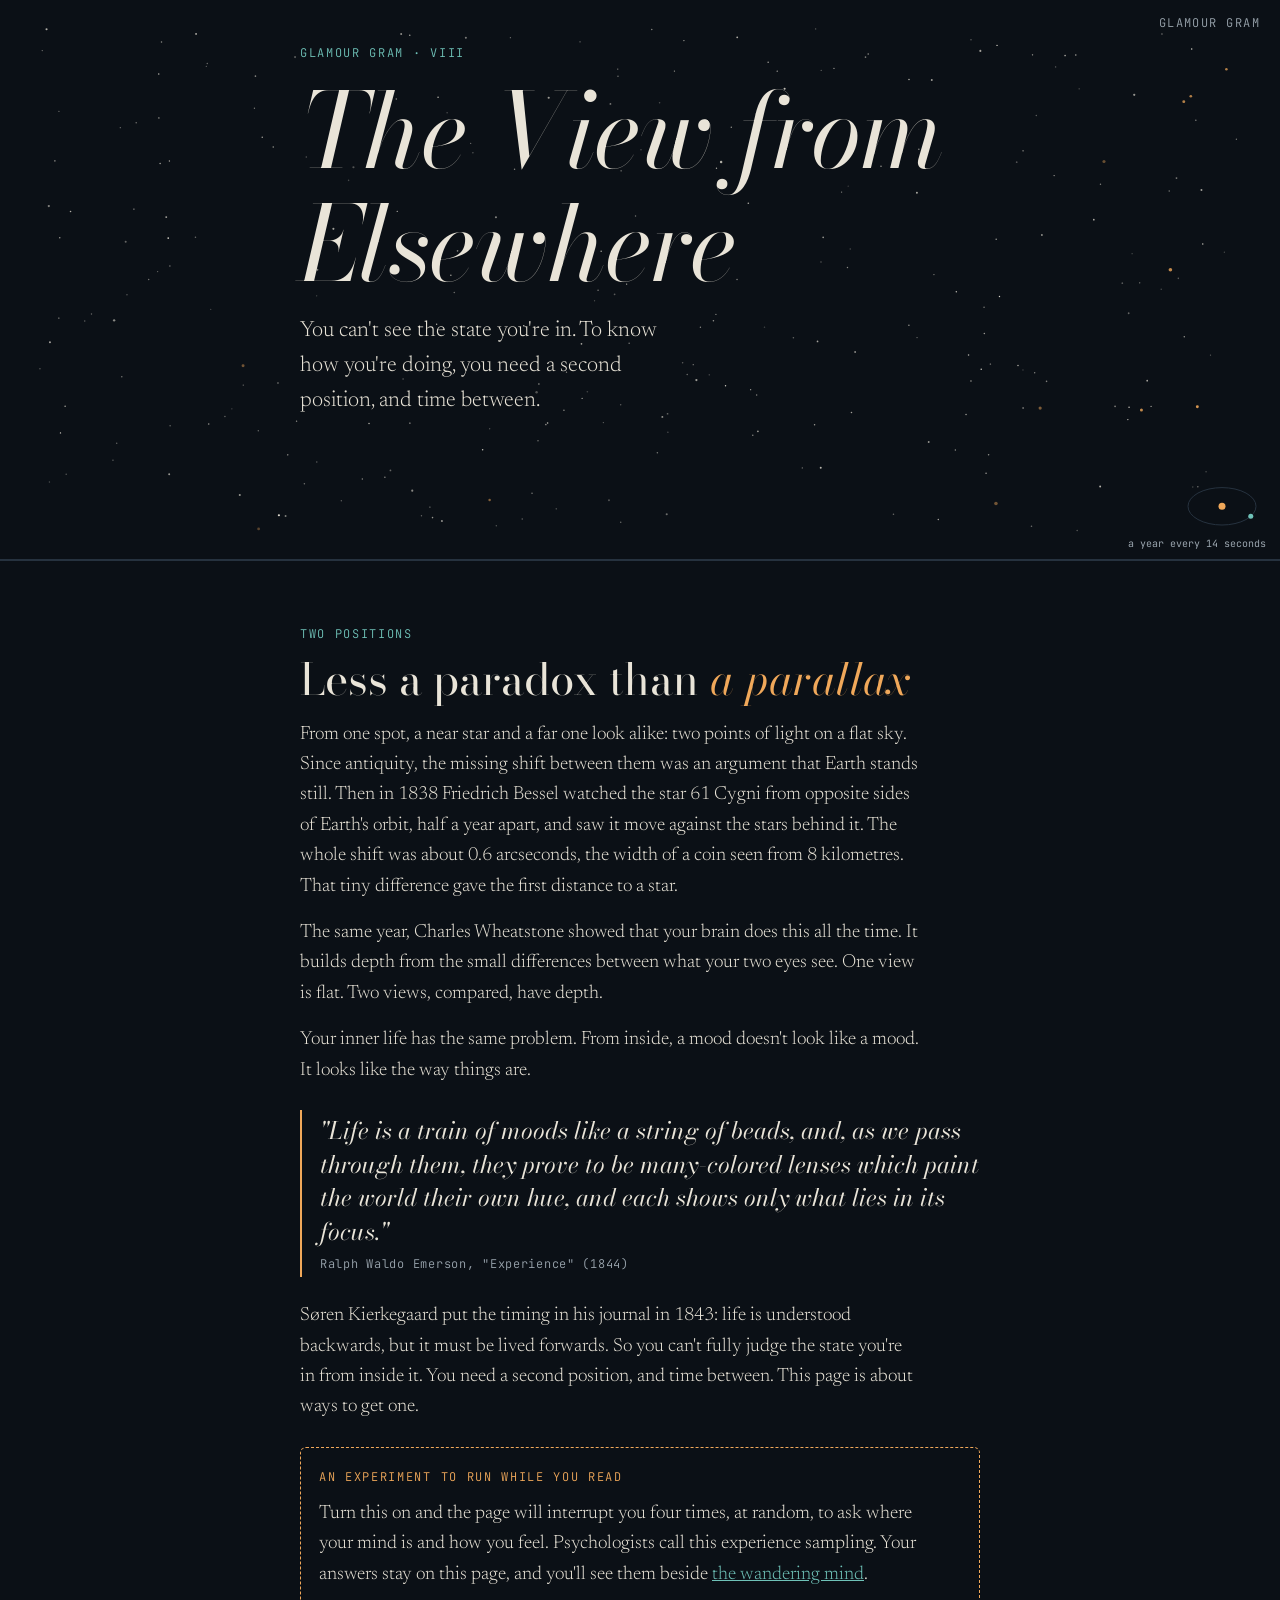
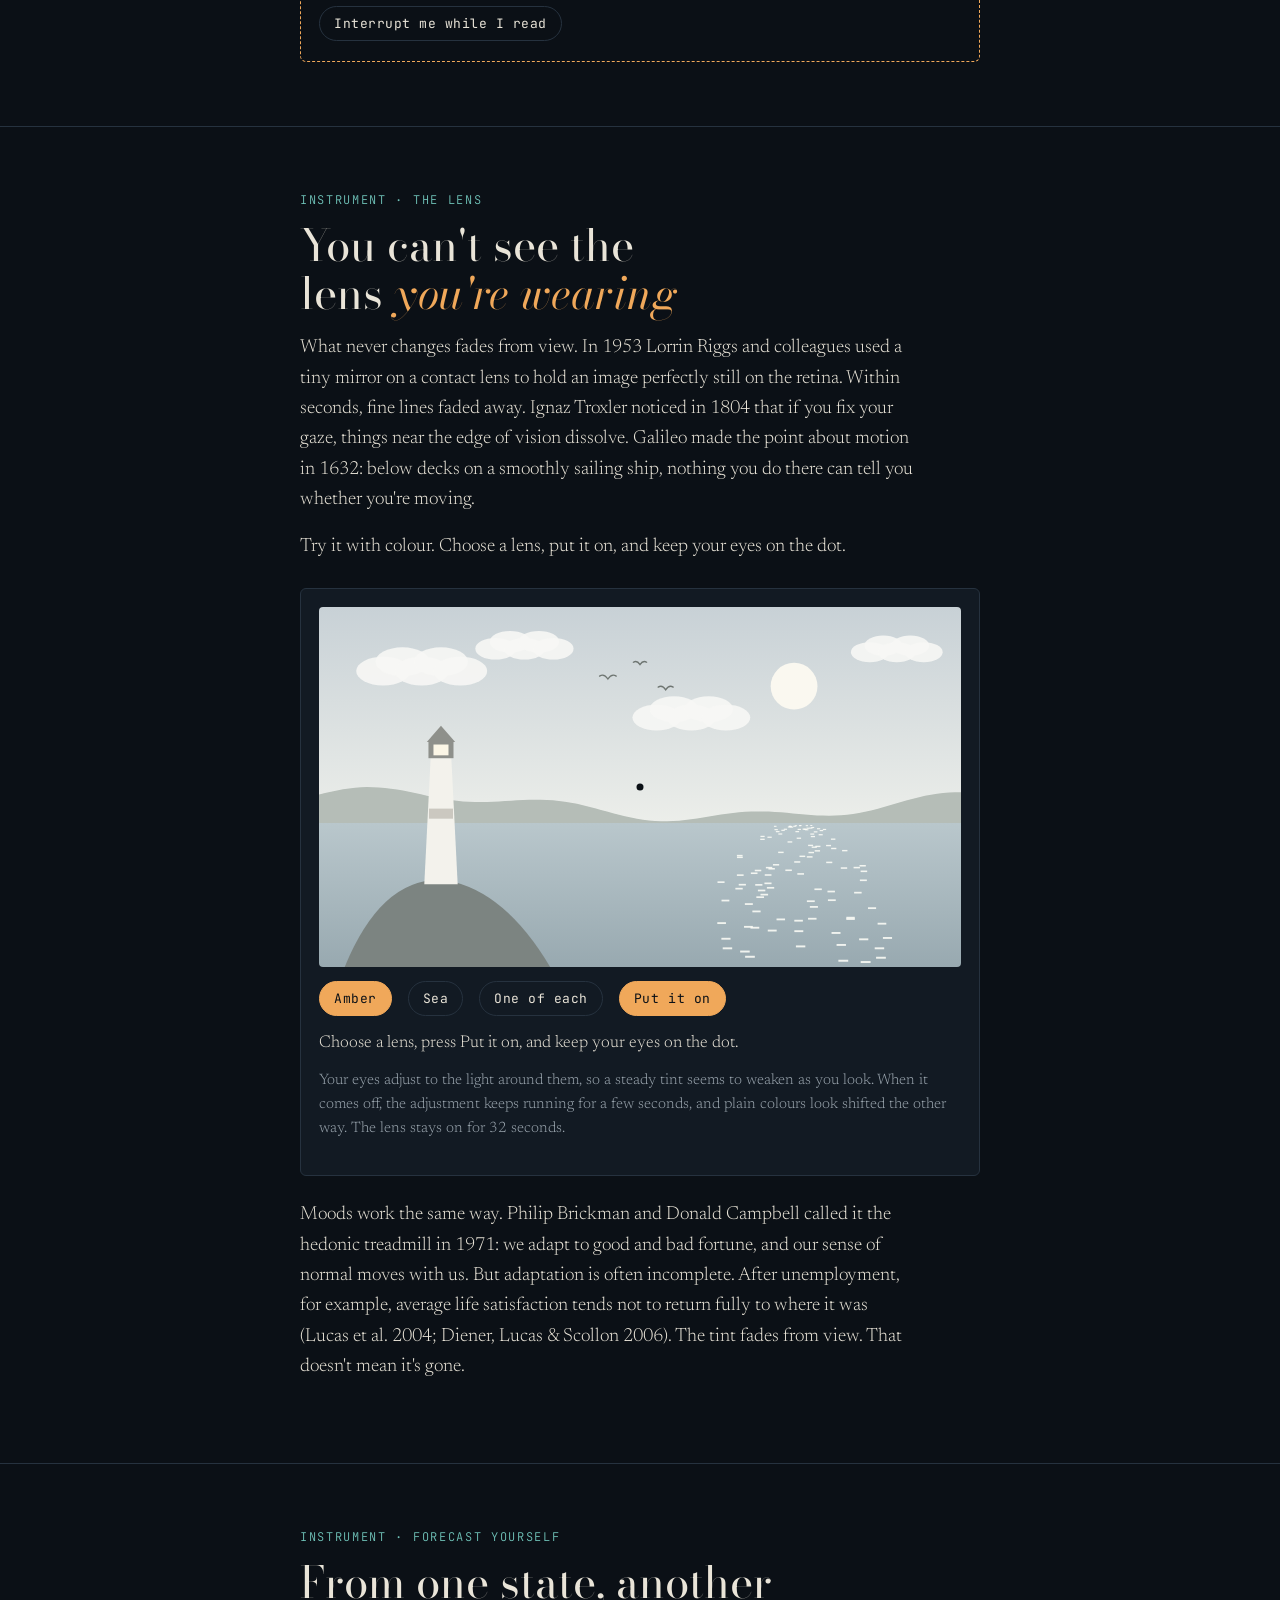
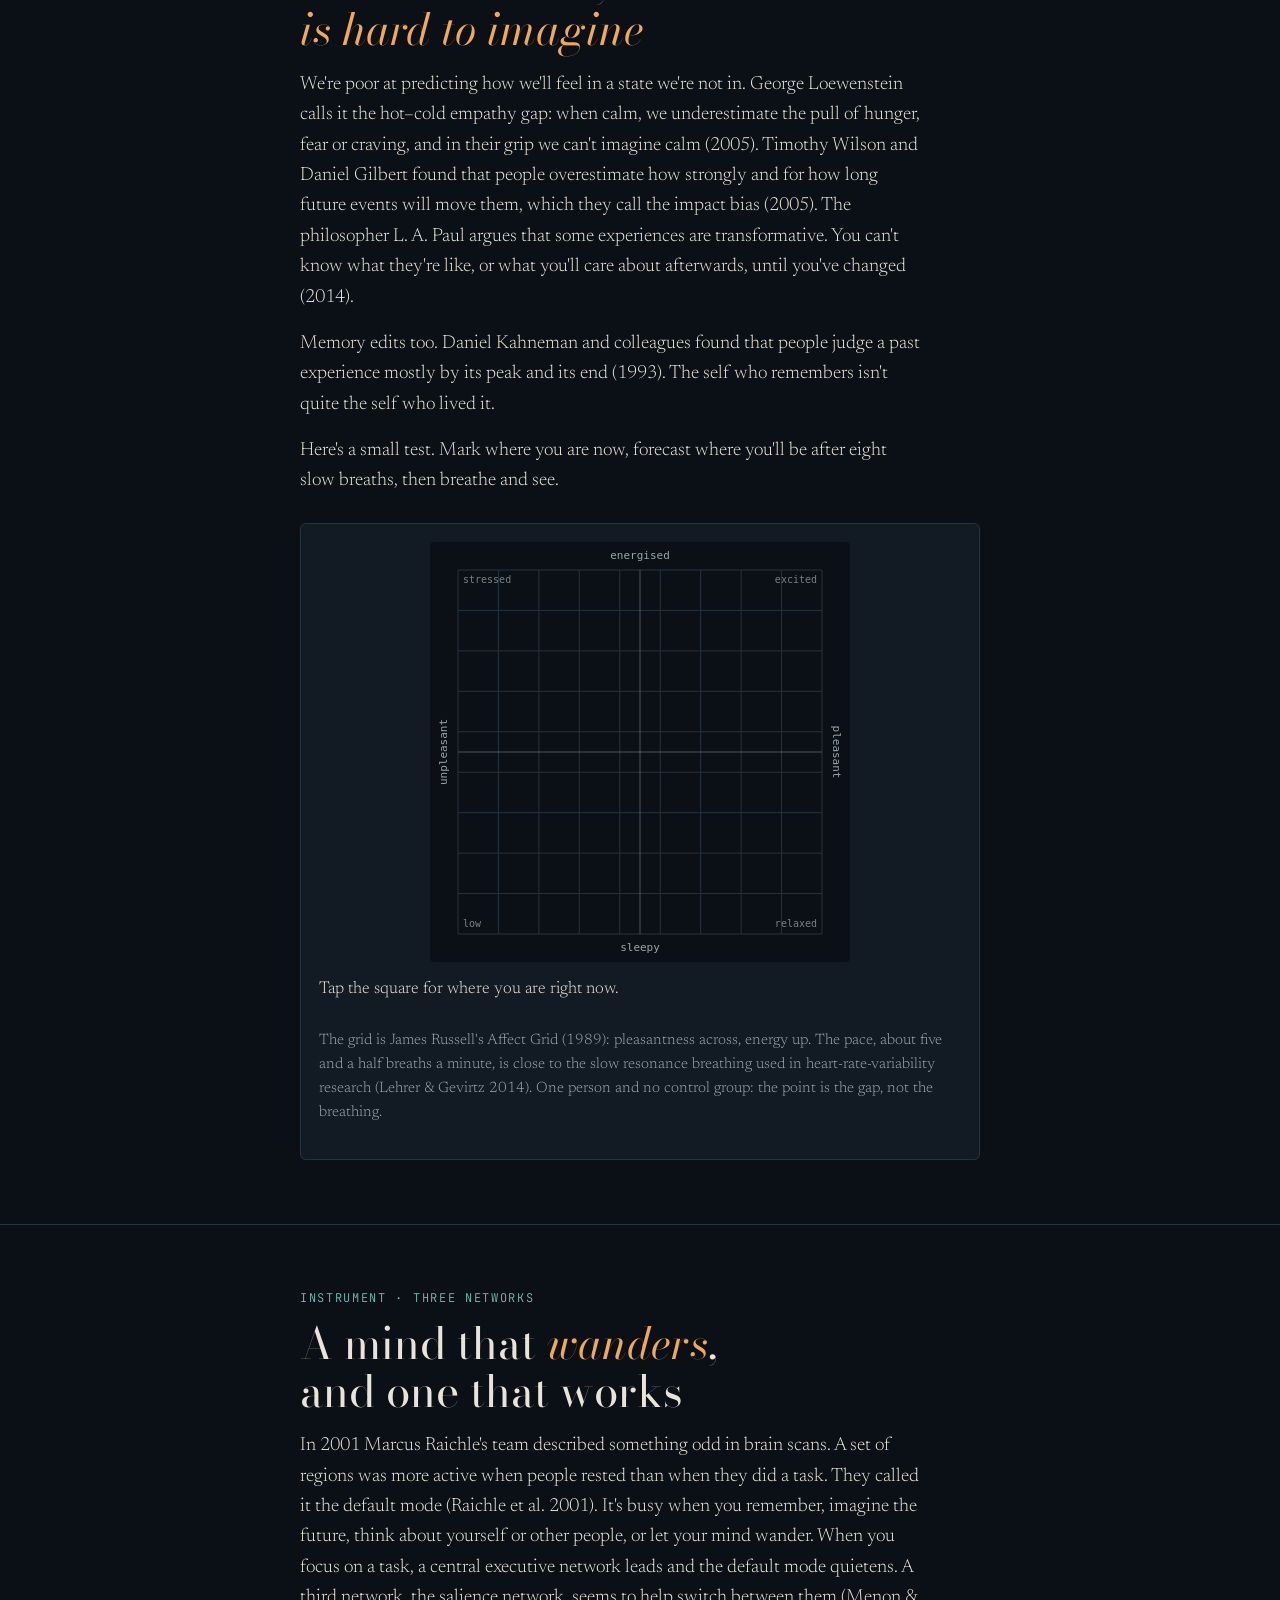
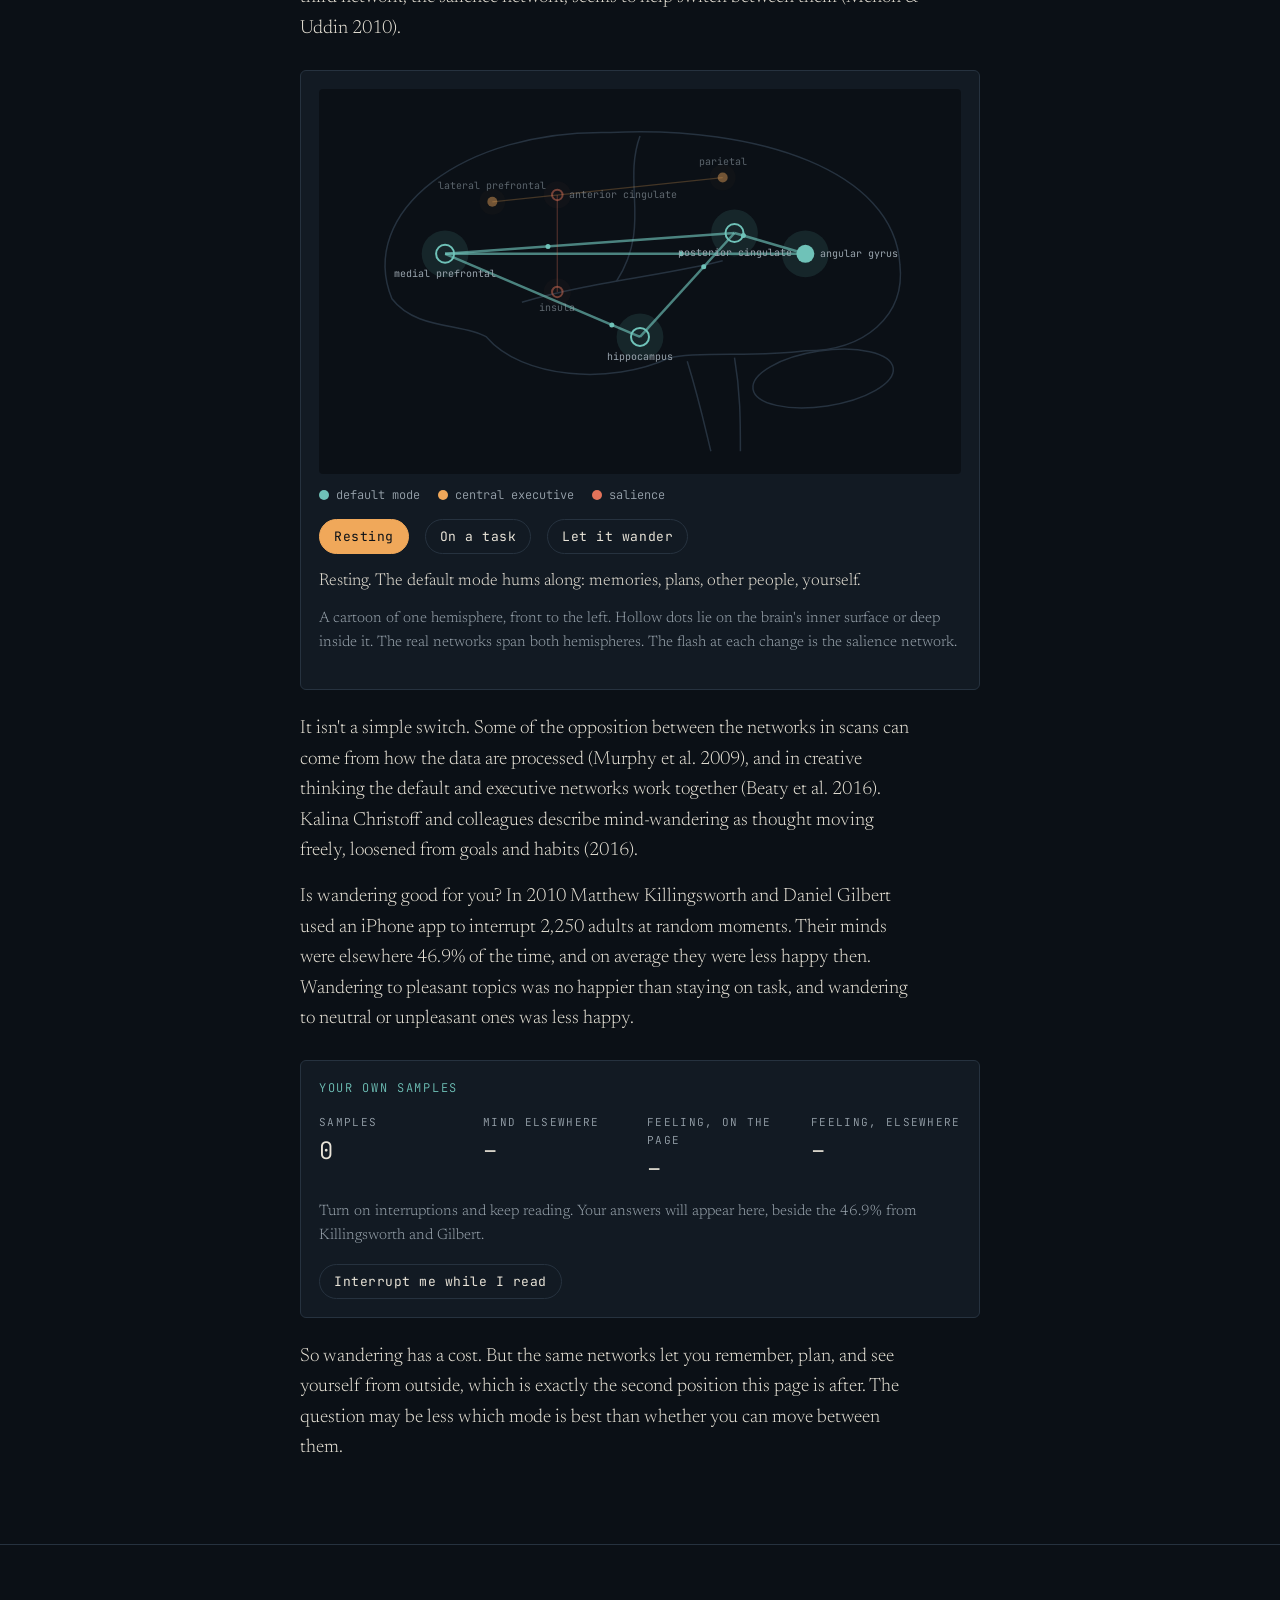
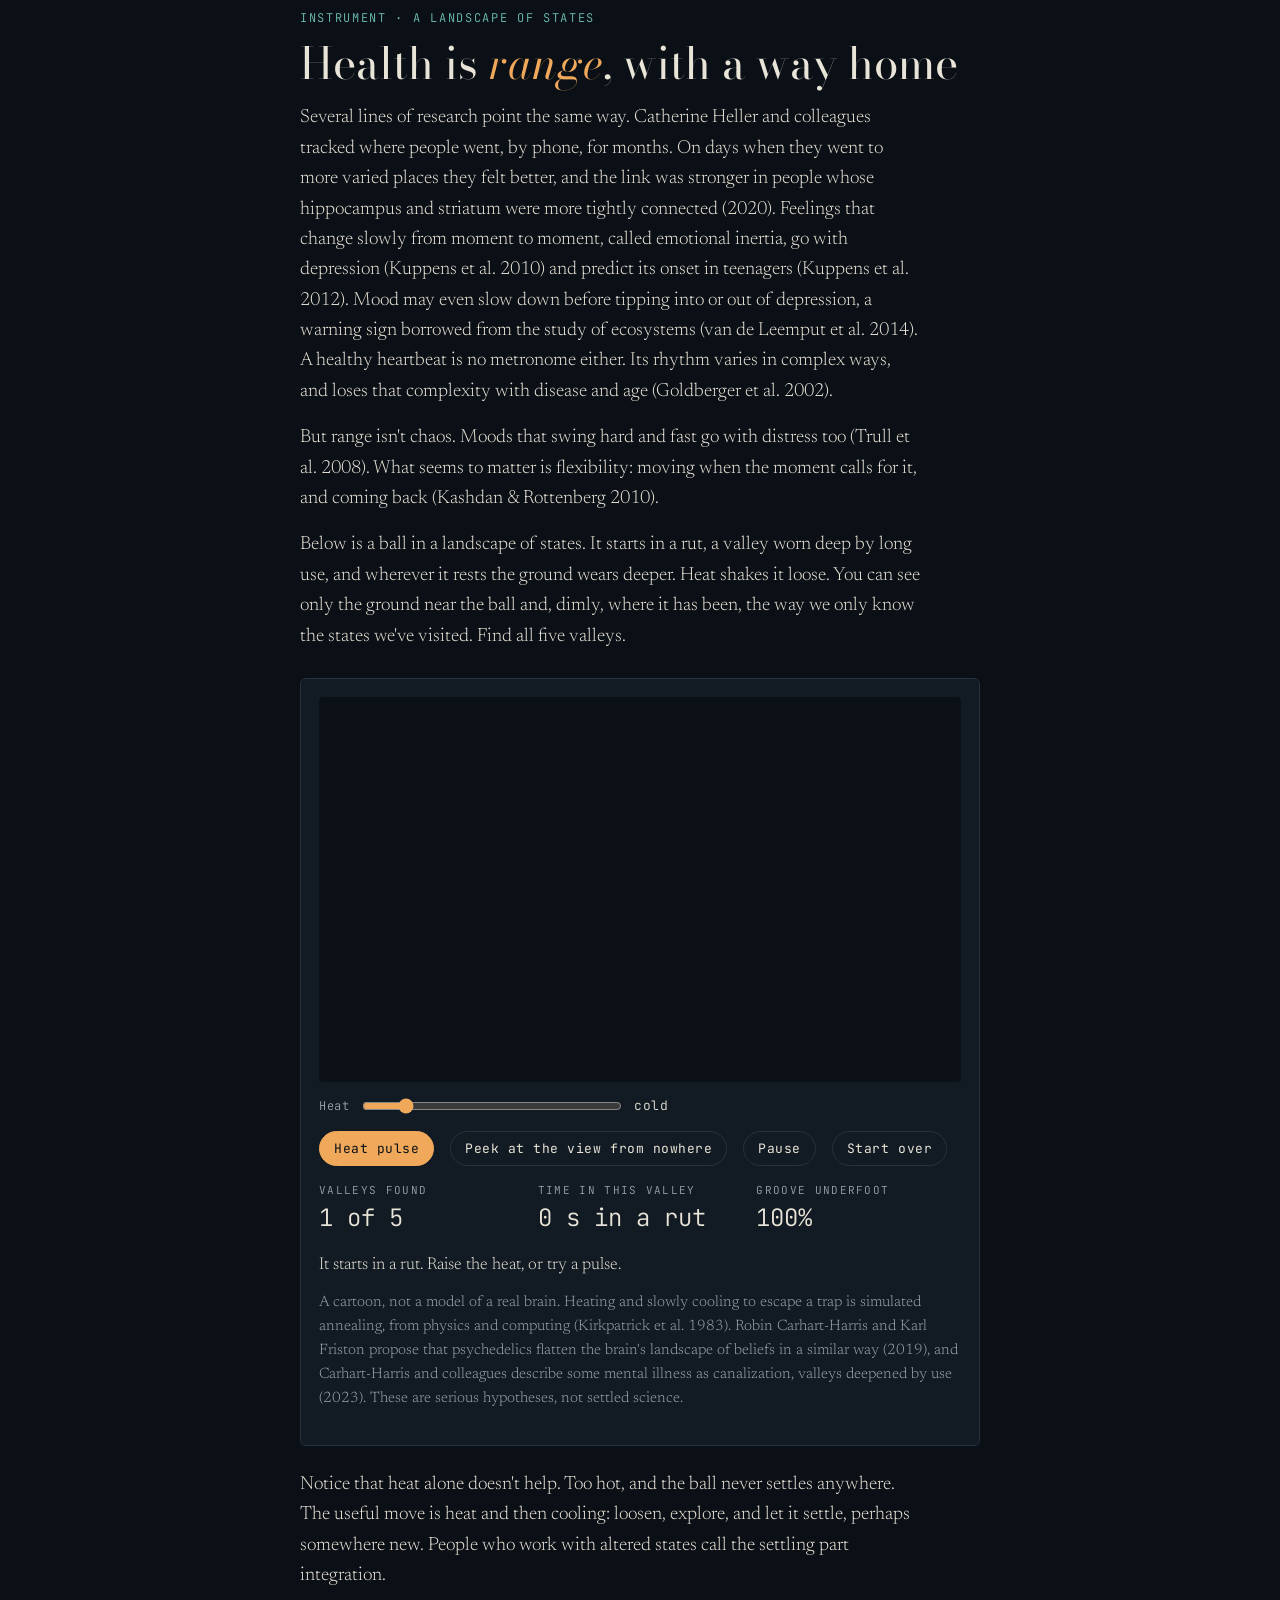
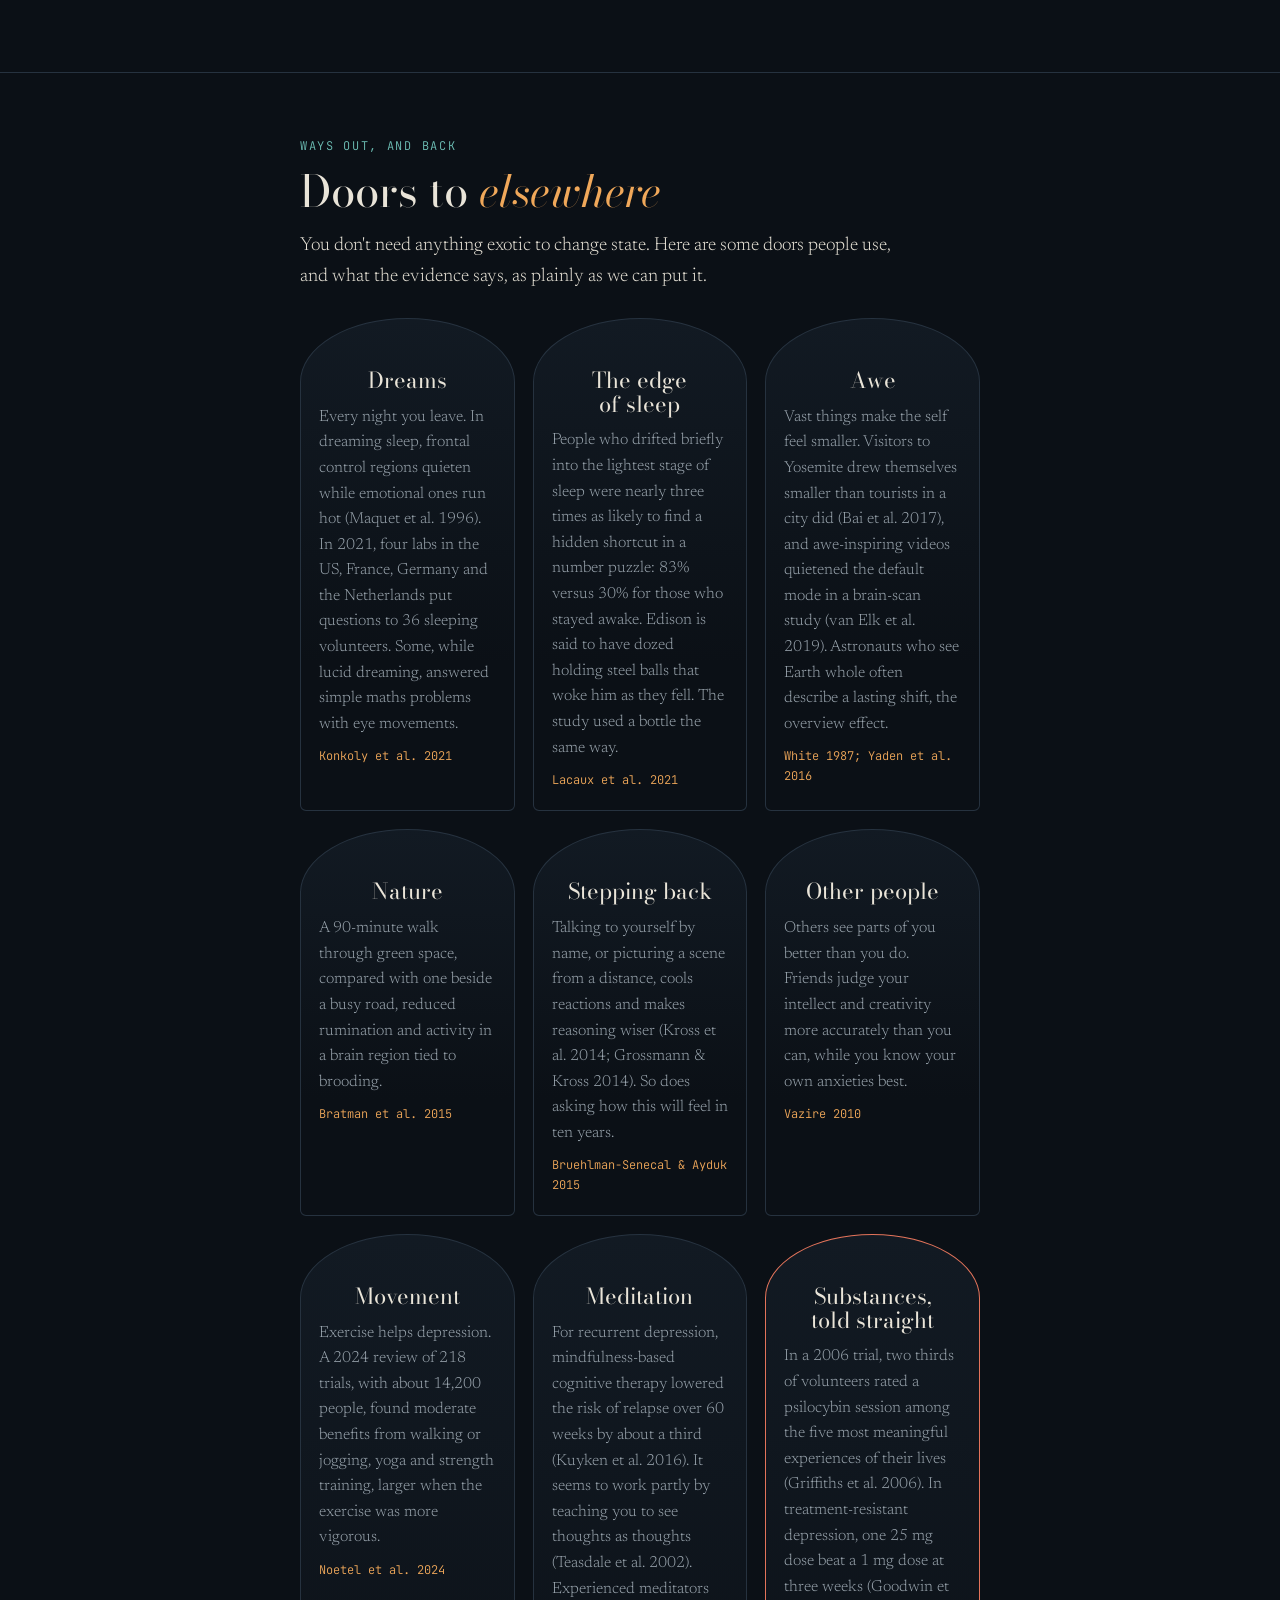
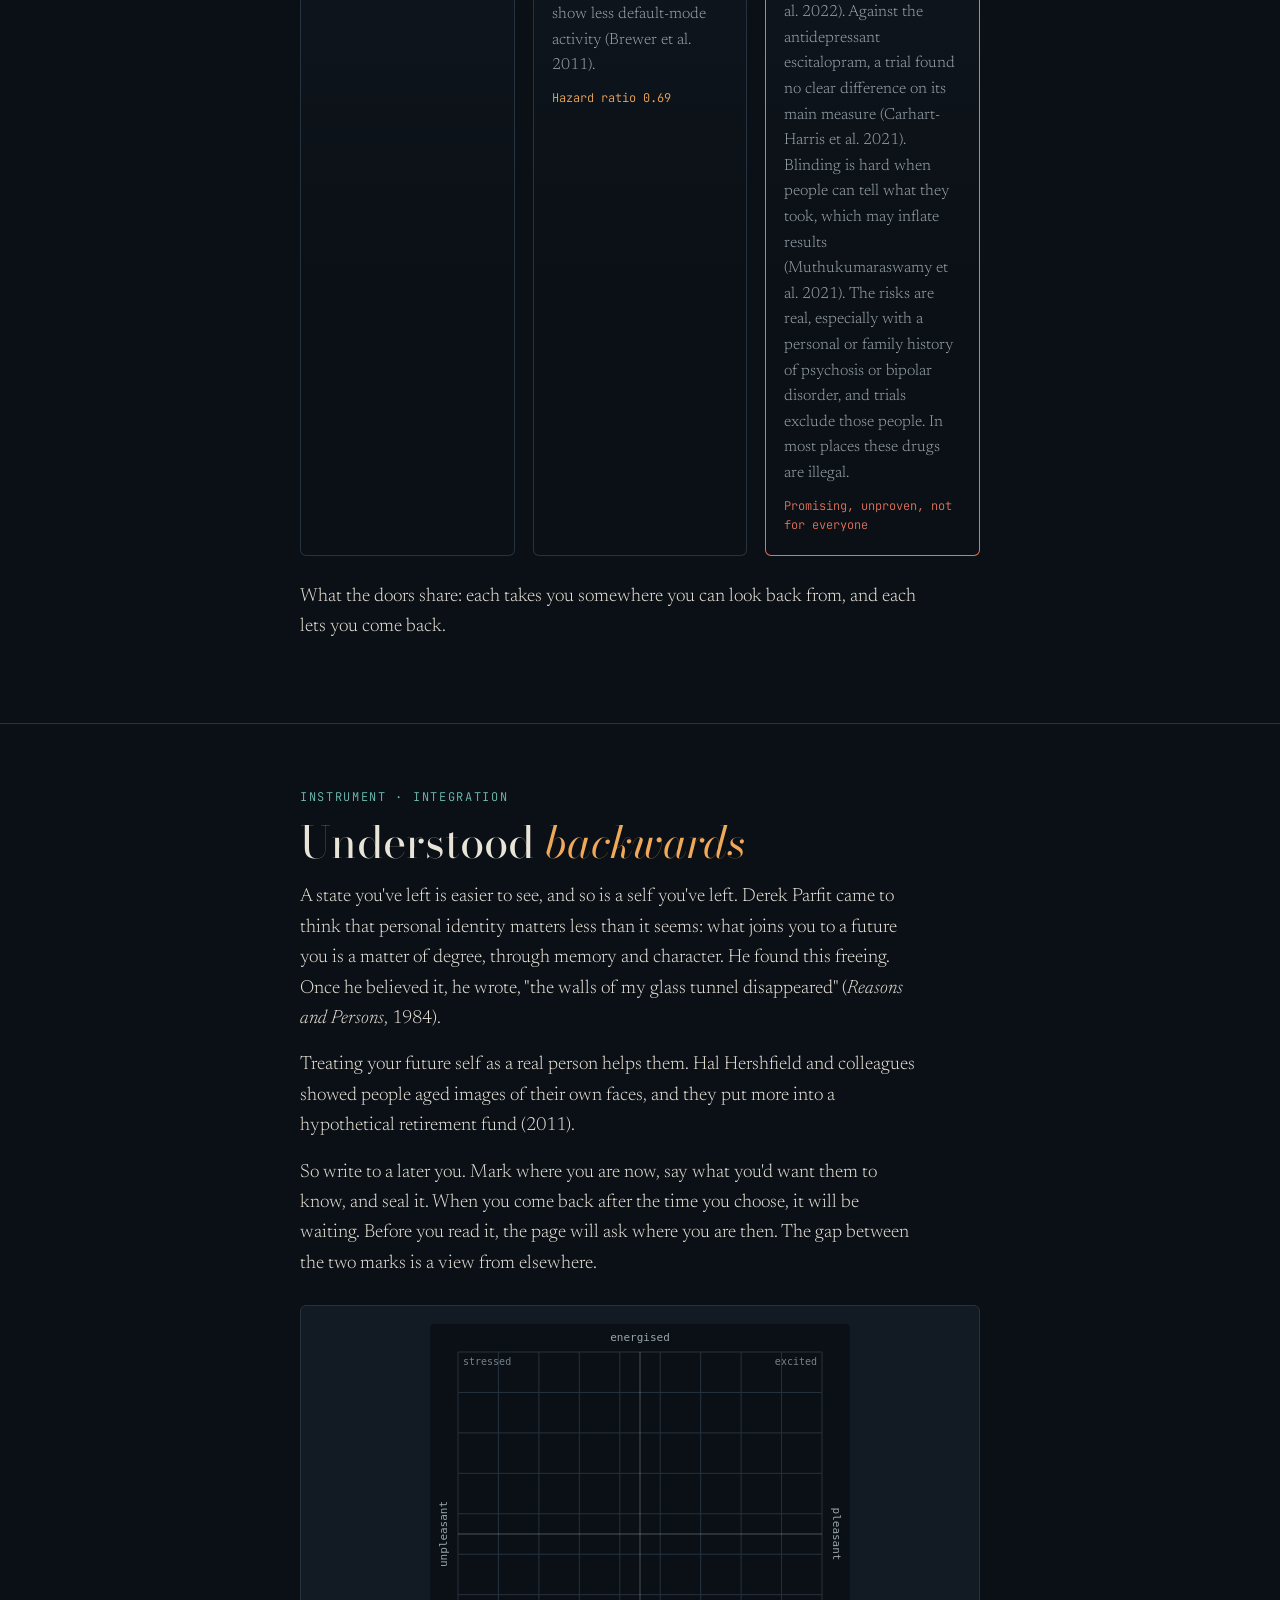
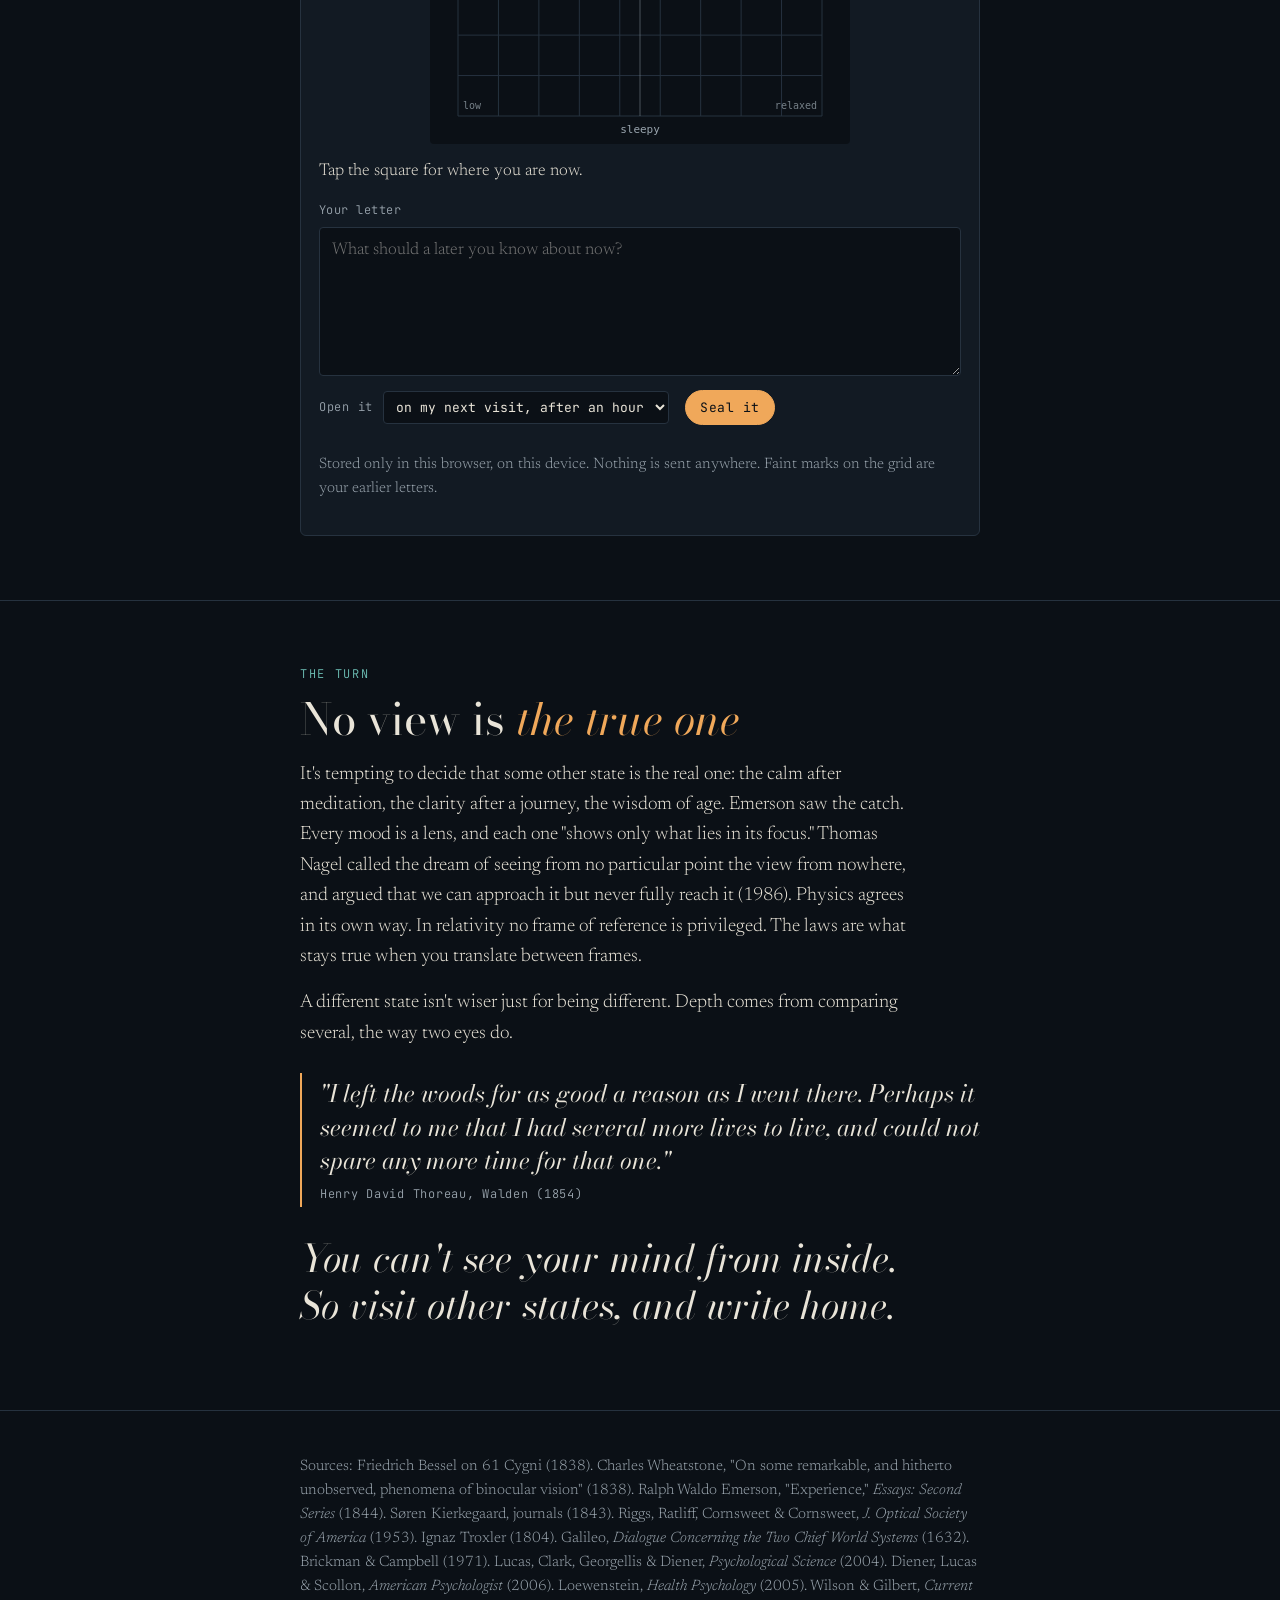
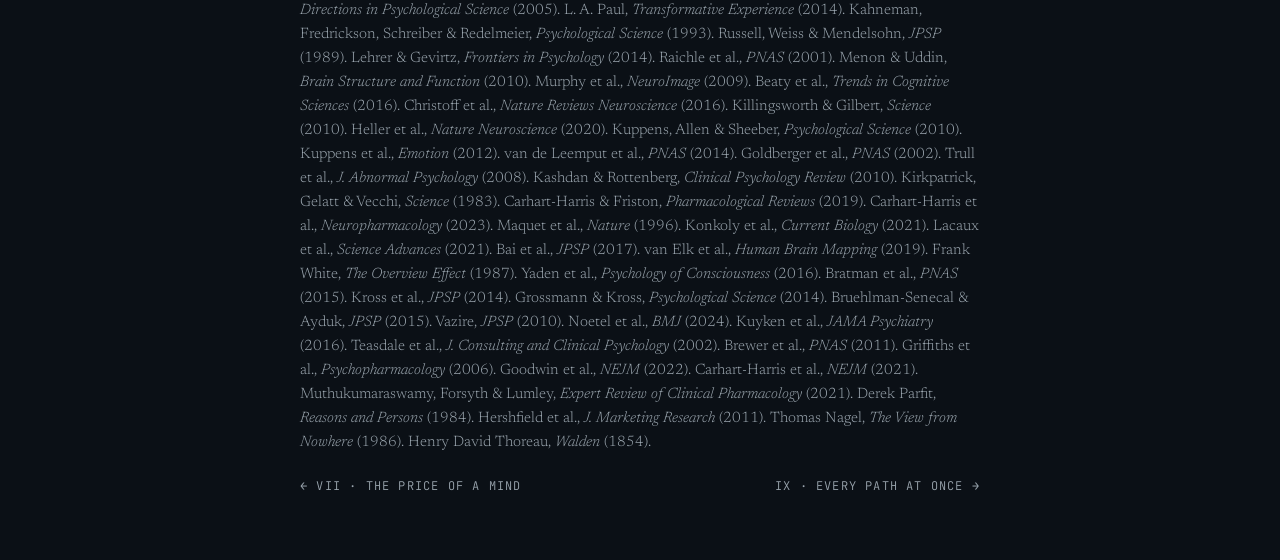
<file: view-from-elsewhere.html>
<!doctype html>
<html lang="en">
<head>
<meta charset="utf-8">
<meta name="viewport" content="width=device-width, initial-scale=1, viewport-fit=cover">
<meta name="theme-color" content="#0b1016">
<link rel="manifest" href="manifest.webmanifest">
<link rel="icon" href="icons/icon.svg" type="image/svg+xml">
<link rel="apple-touch-icon" href="icons/apple-touch-icon.png">
<meta name="apple-mobile-web-app-title" content="GlamGram">
<script>if("serviceWorker" in navigator) addEventListener("load", () => navigator.serviceWorker.register("sw.js"));</script>
<title>The View from Elsewhere · Glamour Gram</title>
<meta name="description" content="You can't see the state you're in. Wear a coloured lens until it fades, forecast your own mood, heat a landscape of mind-states, and write to a later you.">
<link rel="preconnect" href="https://fonts.googleapis.com">
<link rel="preconnect" href="https://fonts.gstatic.com" crossorigin>
<link rel="stylesheet" href="https://fonts.googleapis.com/css2?family=Bodoni+Moda:ital,opsz,wght@0,6..96,400;1,6..96,400&family=Newsreader:ital,opsz,wght@0,6..72,300;1,6..72,300&family=JetBrains+Mono:wght@400;500&display=swap">
<link rel="stylesheet" href="glam.css">
<style>
/* Layout: the title is a starfield that gains depth as Earth moves round the Sun. Then why depth needs two views, a coloured lens you stop seeing, a forecast of your own mood, the brain's modes, a landscape of states to heat and cool, doors to elsewhere, a letter to a later you, and the turn: no view is the true one. */
[hidden]{display:none!important}
.hero-copy a{pointer-events:auto}
.waiting{display:inline-block;margin-top:14px;font-family:var(--mono);font-size:12px;letter-spacing:.1em;text-transform:uppercase;color:var(--dawn);text-decoration:none;border:1px dashed var(--dawn);border-radius:999px;padding:7px 12px;background:rgba(11,16,22,.75)}
.waiting:hover{color:var(--ink);border-color:var(--ink)}
blockquote{margin:24px 0;padding:4px 0 4px 18px;border-left:2px solid var(--dawn);font-family:var(--display);font-style:italic;font-size:clamp(20px,3vw,24px);line-height:1.4;max-width:58ch}
blockquote cite{display:block;margin-top:8px;font-family:var(--mono);font-style:normal;font-size:12px;letter-spacing:.06em;color:var(--mute)}
.instrument canvas.free{touch-action:manipulation}
.gridcv{max-width:420px;margin-inline:auto}
.say{font-size:17px;margin:14px 0 0;min-height:1.6em;max-width:none}
.result{font-size:17px;margin:10px 0 0;max-width:none}
.result:empty{display:none}
.legend{display:flex;flex-wrap:wrap;gap:6px 18px;margin-top:12px;font-family:var(--mono);font-size:12px;color:var(--mute)}
.legend i{display:inline-block;width:10px;height:10px;border-radius:50%;margin-right:7px;vertical-align:-1px}
.doors{display:grid;grid-template-columns:repeat(auto-fit,minmax(210px,1fr));gap:18px;margin:26px 0}
.door{min-width:0;border:1px solid var(--line);border-radius:50% 50% 6px 6px / 64px 64px 6px 6px;padding:50px 18px 20px;background:linear-gradient(var(--deep),var(--night) 70%)}
.door h3{font-size:22px;text-align:center;margin-bottom:12px}
.door p{font-size:16px;color:var(--mute);margin:0}
.door .num{display:block;font-family:var(--mono);font-size:12px;color:var(--dawn);margin-top:10px}
.door.warn{border-color:var(--ember)}
.door.warn .num{color:var(--ember)}
textarea{width:100%;font-family:var(--body);font-size:17px;font-weight:300;line-height:1.5;background:var(--night);color:var(--ink);border:1px solid var(--line);border-radius:4px;padding:10px 12px;resize:vertical}
textarea:focus-visible{outline:2px solid var(--sea);outline-offset:2px}
.field{display:grid;gap:6px;margin-top:16px;font-family:var(--mono);font-size:12px;letter-spacing:.04em;color:var(--mute)}
.arrival{border:1px dashed var(--dawn);border-radius:6px;padding:16px;margin-bottom:16px}
.arrival .eyebrow{color:var(--dawn)}
.arrival blockquote{margin:12px 0;font-size:20px;white-space:pre-wrap;overflow-wrap:anywhere}
.arrival p{margin-bottom:8px}
.sealed{list-style:none;padding:0;margin:16px 0 0;display:grid;gap:8px}
.sealed li{display:flex;justify-content:space-between;align-items:center;gap:8px 12px;flex-wrap:wrap;font-family:var(--mono);font-size:12px;color:var(--mute);border-top:1px solid var(--line);padding-top:8px}
.toast{position:fixed;left:50%;bottom:16px;transform:translateX(-50%);width:min(440px,calc(100% - 32px));background:var(--deep);border:1px solid var(--dawn);border-radius:8px;padding:14px 16px;z-index:50;box-shadow:0 10px 30px rgba(0,0,0,.5)}
.toast .eyebrow{color:var(--dawn);margin-bottom:6px}
.toast p{font-size:17px;margin:0 0 12px}
.toast .opts{display:flex;flex-wrap:wrap;gap:8px}
.toast .opts a{font-family:var(--mono);font-size:13px}
.toast .skip{margin-top:10px;border:0;padding:4px 0;color:var(--mute);font-size:12px}
</style>
</head>
<body>
<header class="hero" aria-label="A starfield that gains depth as the Earth moves around the Sun">
  <canvas id="heroCanvas"></canvas>
  <a class="home corner" href="./">Glamour Gram</a>
  <div class="hero-copy"><div class="wrap">
    <div class="eyebrow">Glamour Gram · VIII</div>
    <h1>The View from Elsewhere</h1>
    <p class="lede">You can't see the state you're in. To know how you're doing, you need a second position, and time between.</p>
    <a id="waiting" class="waiting" href="#letter" hidden>A letter from an earlier you has arrived</a>
  </div></div>
</header>

<main>
<section id="parallax"><div class="wrap">
  <div class="eyebrow">Two positions</div>
  <h2>Less a paradox than <em>a parallax</em></h2>
  <p>From one spot, a near star and a far one look alike: two points of light on a flat sky. Since antiquity, the missing shift between them was an argument that Earth stands still. Then in 1838 Friedrich Bessel watched the star 61 Cygni from opposite sides of Earth's orbit, half a year apart, and saw it move against the stars behind it. The whole shift was about 0.6 arcseconds, the width of a coin seen from 8 kilometres. That tiny difference gave the first distance to a star.</p>
  <p>The same year, Charles Wheatstone showed that your brain does this all the time. It builds depth from the small differences between what your two eyes see. One view is flat. Two views, compared, have depth.</p>
  <p>Your inner life has the same problem. From inside, a mood doesn't look like a mood. It looks like the way things are.</p>
  <blockquote>"Life is a train of moods like a string of beads, and, as we pass through them, they prove to be many-colored lenses which paint the world their own hue, and each shows only what lies in its focus."<cite>Ralph Waldo Emerson, "Experience" (1844)</cite></blockquote>
  <p>Søren Kierkegaard put the timing in his journal in 1843: life is understood backwards, but it must be lived forwards. So you can't fully judge the state you're in from inside it. You need a second position, and time between. This page is about ways to get one.</p>
  <div class="callout">
    <div class="eyebrow">An experiment to run while you read</div>
    <p>Turn this on and the page will interrupt you four times, at random, to ask where your mind is and how you feel. Psychologists call this experience sampling. Your answers stay on this page, and you'll see them beside <a href="#esmBox">the wandering mind</a>.</p>
    <button type="button" data-esm aria-pressed="false">Interrupt me while I read</button>
  </div>
</div></section>

<section id="lens"><div class="wrap">
  <div class="eyebrow">Instrument · the lens</div>
  <h2>You can't see the lens <em>you're wearing</em></h2>
  <p>What never changes fades from view. In 1953 Lorrin Riggs and colleagues used a tiny mirror on a contact lens to hold an image perfectly still on the retina. Within seconds, fine lines faded away. Ignaz Troxler noticed in 1804 that if you fix your gaze, things near the edge of vision dissolve. Galileo made the point about motion in 1632: below decks on a smoothly sailing ship, nothing you do there can tell you whether you're moving.</p>
  <p>Try it with colour. Choose a lens, put it on, and keep your eyes on the dot.</p>
  <div class="instrument">
    <canvas id="lensCanvas" class="free" aria-label="A pale seascape with a lighthouse, seen through a coloured lens that slowly fades in"></canvas>
    <div class="controls">
      <button type="button" data-lens="amber" aria-pressed="true">Amber</button>
      <button type="button" data-lens="sea" aria-pressed="false">Sea</button>
      <button type="button" data-lens="both" aria-pressed="false">One of each</button>
      <button type="button" class="primary" id="lensGo">Put it on</button>
    </div>
    <p class="say" id="lensSay" aria-live="polite">Choose a lens, press Put it on, and keep your eyes on the dot.</p>
    <p class="caption">Your eyes adjust to the light around them, so a steady tint seems to weaken as you look. When it comes off, the adjustment keeps running for a few seconds, and plain colours look shifted the other way. The lens stays on for 32 seconds.</p>
  </div>
  <p style="margin-top:24px">Moods work the same way. Philip Brickman and Donald Campbell called it the hedonic treadmill in 1971: we adapt to good and bad fortune, and our sense of normal moves with us. But adaptation is often incomplete. After unemployment, for example, average life satisfaction tends not to return fully to where it was (Lucas et al. 2004; Diener, Lucas &amp; Scollon 2006). The tint fades from view. That doesn't mean it's gone.</p>
</div></section>

<section id="forecast"><div class="wrap">
  <div class="eyebrow">Instrument · forecast yourself</div>
  <h2>From one state, another <em>is hard to imagine</em></h2>
  <p>We're poor at predicting how we'll feel in a state we're not in. George Loewenstein calls it the hot–cold empathy gap: when calm, we underestimate the pull of hunger, fear or craving, and in their grip we can't imagine calm (2005). Timothy Wilson and Daniel Gilbert found that people overestimate how strongly and for how long future events will move them, which they call the impact bias (2005). The philosopher L. A. Paul argues that some experiences are transformative. You can't know what they're like, or what you'll care about afterwards, until you've changed (2014).</p>
  <p>Memory edits too. Daniel Kahneman and colleagues found that people judge a past experience mostly by its peak and its end (1993). The self who remembers isn't quite the self who lived it.</p>
  <p>Here's a small test. Mark where you are now, forecast where you'll be after eight slow breaths, then breathe and see.</p>
  <div class="instrument">
    <canvas id="fcGrid" class="gridcv free" tabindex="0" aria-label="A nine by nine mood grid. Left to right runs from unpleasant to pleasant, bottom to top from sleepy to energised. Arrow keys move, Enter chooses."></canvas>
    <p class="say" id="fcSay" aria-live="polite">Tap the square for where you are right now.</p>
    <div class="controls"><button type="button" class="primary" id="fcGo" hidden>Start breathing</button><button type="button" id="fcSkip" hidden>Skip</button></div>
    <p class="result" id="fcOut" aria-live="polite"></p>
    <p class="caption">The grid is James Russell's Affect Grid (1989): pleasantness across, energy up. The pace, about five and a half breaths a minute, is close to the slow resonance breathing used in heart-rate-variability research (Lehrer &amp; Gevirtz 2014). One person and no control group: the point is the gap, not the breathing.</p>
  </div>
</div></section>

<section id="modes"><div class="wrap">
  <div class="eyebrow">Instrument · three networks</div>
  <h2>A mind that <em>wanders</em>, and one that works</h2>
  <p>In 2001 Marcus Raichle's team described something odd in brain scans. A set of regions was more active when people rested than when they did a task. They called it the default mode (Raichle et al. 2001). It's busy when you remember, imagine the future, think about yourself or other people, or let your mind wander. When you focus on a task, a central executive network leads and the default mode quietens. A third network, the salience network, seems to help switch between them (Menon &amp; Uddin 2010).</p>
  <div class="instrument">
    <canvas id="modesCanvas" class="free" aria-label="A side view of the brain with three networks of glowing nodes"></canvas>
    <div class="legend"><span><i style="background:var(--sea)"></i>default mode</span><span><i style="background:var(--dawn)"></i>central executive</span><span><i style="background:var(--ember)"></i>salience</span></div>
    <div class="controls">
      <button type="button" data-mode="rest" aria-pressed="true">Resting</button>
      <button type="button" data-mode="task" aria-pressed="false">On a task</button>
      <button type="button" data-mode="wander" aria-pressed="false">Let it wander</button>
    </div>
    <p class="say" id="modesSay" aria-live="polite"></p>
    <p class="caption">A cartoon of one hemisphere, front to the left. Hollow dots lie on the brain's inner surface or deep inside it. The real networks span both hemispheres. The flash at each change is the salience network.</p>
  </div>
  <p style="margin-top:24px">It isn't a simple switch. Some of the opposition between the networks in scans can come from how the data are processed (Murphy et al. 2009), and in creative thinking the default and executive networks work together (Beaty et al. 2016). Kalina Christoff and colleagues describe mind-wandering as thought moving freely, loosened from goals and habits (2016).</p>
  <p>Is wandering good for you? In 2010 Matthew Killingsworth and Daniel Gilbert used an iPhone app to interrupt 2,250 adults at random moments. Their minds were elsewhere 46.9% of the time, and on average they were less happy then. Wandering to pleasant topics was no happier than staying on task, and wandering to neutral or unpleasant ones was less happy.</p>
  <div class="instrument" id="esmBox">
    <div class="eyebrow">Your own samples</div>
    <div class="readout">
      <div><div class="k">Samples</div><div class="v" id="esmN">0</div></div>
      <div><div class="k">Mind elsewhere</div><div class="v" id="esmAway">–</div></div>
      <div><div class="k">Feeling, on the page</div><div class="v" id="esmHere">–</div></div>
      <div><div class="k">Feeling, elsewhere</div><div class="v" id="esmElse">–</div></div>
    </div>
    <p class="caption" id="esmNote">Turn on interruptions and keep reading. Your answers will appear here, beside the 46.9% from Killingsworth and Gilbert.</p>
    <div class="controls"><button type="button" data-esm aria-pressed="false">Interrupt me while I read</button></div>
  </div>
  <p style="margin-top:24px">So wandering has a cost. But the same networks let you remember, plan, and see yourself from outside, which is exactly the second position this page is after. The question may be less which mode is best than whether you can move between them.</p>
</div></section>

<section id="range"><div class="wrap">
  <div class="eyebrow">Instrument · a landscape of states</div>
  <h2>Health is <em>range</em>, with a way home</h2>
  <p>Several lines of research point the same way. Catherine Heller and colleagues tracked where people went, by phone, for months. On days when they went to more varied places they felt better, and the link was stronger in people whose hippocampus and striatum were more tightly connected (2020). Feelings that change slowly from moment to moment, called emotional inertia, go with depression (Kuppens et al. 2010) and predict its onset in teenagers (Kuppens et al. 2012). Mood may even slow down before tipping into or out of depression, a warning sign borrowed from the study of ecosystems (van de Leemput et al. 2014). A healthy heartbeat is no metronome either. Its rhythm varies in complex ways, and loses that complexity with disease and age (Goldberger et al. 2002).</p>
  <p>But range isn't chaos. Moods that swing hard and fast go with distress too (Trull et al. 2008). What seems to matter is flexibility: moving when the moment calls for it, and coming back (Kashdan &amp; Rottenberg 2010).</p>
  <p>Below is a ball in a landscape of states. It starts in a rut, a valley worn deep by long use, and wherever it rests the ground wears deeper. Heat shakes it loose. You can see only the ground near the ball and, dimly, where it has been, the way we only know the states we've visited. Find all five valleys.</p>
  <div class="instrument">
    <canvas id="landCanvas" class="free" aria-label="A ball in a hilly landscape of five valleys, mostly hidden by fog, with a record of its path below"></canvas>
    <div class="controls">
      <label for="heat">Heat <input type="range" id="heat" min="0" max="100" value="15"> <output id="heatOut" for="heat">cold</output></label>
    </div>
    <div class="controls">
      <button type="button" class="primary" id="pulse">Heat pulse</button>
      <button type="button" id="peek" aria-pressed="false">Peek at the view from nowhere</button>
      <button type="button" id="landRun">Pause</button>
      <button type="button" id="landReset">Start over</button>
    </div>
    <div class="readout">
      <div><div class="k">Valleys found</div><div class="v" id="found">1 of 5</div></div>
      <div><div class="k">Time in this valley</div><div class="v" id="stay">0 s</div></div>
      <div><div class="k">Groove underfoot</div><div class="v" id="groove">100%</div></div>
    </div>
    <p class="say" id="landSay" aria-live="polite"></p>
    <p class="caption">A cartoon, not a model of a real brain. Heating and slowly cooling to escape a trap is simulated annealing, from physics and computing (Kirkpatrick et al. 1983). Robin Carhart-Harris and Karl Friston propose that psychedelics flatten the brain's landscape of beliefs in a similar way (2019), and Carhart-Harris and colleagues describe some mental illness as canalization, valleys deepened by use (2023). These are serious hypotheses, not settled science.</p>
  </div>
  <p style="margin-top:24px">Notice that heat alone doesn't help. Too hot, and the ball never settles anywhere. The useful move is heat and then cooling: loosen, explore, and let it settle, perhaps somewhere new. People who work with altered states call the settling part integration.</p>
</div></section>

<section id="doors"><div class="wrap">
  <div class="eyebrow">Ways out, and back</div>
  <h2>Doors to <em>elsewhere</em></h2>
  <p>You don't need anything exotic to change state. Here are some doors people use, and what the evidence says, as plainly as we can put it.</p>
  <div class="doors">
    <div class="door"><h3>Dreams</h3><p>Every night you leave. In dreaming sleep, frontal control regions quieten while emotional ones run hot (Maquet et al. 1996). In 2021, four labs in the US, France, Germany and the Netherlands put questions to 36 sleeping volunteers. Some, while lucid dreaming, answered simple maths problems with eye movements.</p><span class="num">Konkoly et al. 2021</span></div>
    <div class="door"><h3>The edge of sleep</h3><p>People who drifted briefly into the lightest stage of sleep were nearly three times as likely to find a hidden shortcut in a number puzzle: 83% versus 30% for those who stayed awake. Edison is said to have dozed holding steel balls that woke him as they fell. The study used a bottle the same way.</p><span class="num">Lacaux et al. 2021</span></div>
    <div class="door"><h3>Awe</h3><p>Vast things make the self feel smaller. Visitors to Yosemite drew themselves smaller than tourists in a city did (Bai et al. 2017), and awe-inspiring videos quietened the default mode in a brain-scan study (van Elk et al. 2019). Astronauts who see Earth whole often describe a lasting shift, the overview effect.</p><span class="num">White 1987; Yaden et al. 2016</span></div>
    <div class="door"><h3>Nature</h3><p>A 90-minute walk through green space, compared with one beside a busy road, reduced rumination and activity in a brain region tied to brooding.</p><span class="num">Bratman et al. 2015</span></div>
    <div class="door"><h3>Stepping back</h3><p>Talking to yourself by name, or picturing a scene from a distance, cools reactions and makes reasoning wiser (Kross et al. 2014; Grossmann &amp; Kross 2014). So does asking how this will feel in ten years.</p><span class="num">Bruehlman-Senecal &amp; Ayduk 2015</span></div>
    <div class="door"><h3>Other people</h3><p>Others see parts of you better than you do. Friends judge your intellect and creativity more accurately than you can, while you know your own anxieties best.</p><span class="num">Vazire 2010</span></div>
    <div class="door"><h3>Movement</h3><p>Exercise helps depression. A 2024 review of 218 trials, with about 14,200 people, found moderate benefits from walking or jogging, yoga and strength training, larger when the exercise was more vigorous.</p><span class="num">Noetel et al. 2024</span></div>
    <div class="door"><h3>Meditation</h3><p>For recurrent depression, mindfulness-based cognitive therapy lowered the risk of relapse over 60 weeks by about a third (Kuyken et al. 2016). It seems to work partly by teaching you to see thoughts as thoughts (Teasdale et al. 2002). Experienced meditators show less default-mode activity (Brewer et al. 2011).</p><span class="num">Hazard ratio 0.69</span></div>
    <div class="door warn"><h3>Substances, told straight</h3><p>In a 2006 trial, two thirds of volunteers rated a psilocybin session among the five most meaningful experiences of their lives (Griffiths et al. 2006). In treatment-resistant depression, one 25 mg dose beat a 1 mg dose at three weeks (Goodwin et al. 2022). Against the antidepressant escitalopram, a trial found no clear difference on its main measure (Carhart-Harris et al. 2021). Blinding is hard when people can tell what they took, which may inflate results (Muthukumaraswamy et al. 2021). The risks are real, especially with a personal or family history of psychosis or bipolar disorder, and trials exclude those people. In most places these drugs are illegal.</p><span class="num">Promising, unproven, not for everyone</span></div>
  </div>
  <p>What the doors share: each takes you somewhere you can look back from, and each lets you come back.</p>
</div></section>

<section id="letter"><div class="wrap">
  <div class="eyebrow">Instrument · integration</div>
  <h2>Understood <em>backwards</em></h2>
  <p>A state you've left is easier to see, and so is a self you've left. Derek Parfit came to think that personal identity matters less than it seems: what joins you to a future you is a matter of degree, through memory and character. He found this freeing. Once he believed it, he wrote, "the walls of my glass tunnel disappeared" (<i>Reasons and Persons</i>, 1984).</p>
  <p>Treating your future self as a real person helps them. Hal Hershfield and colleagues showed people aged images of their own faces, and they put more into a hypothetical retirement fund (2011).</p>
  <p>So write to a later you. Mark where you are now, say what you'd want them to know, and seal it. When you come back after the time you choose, it will be waiting. Before you read it, the page will ask where you are then. The gap between the two marks is a view from elsewhere.</p>
  <div class="instrument">
    <div class="arrival" id="arrival" hidden>
      <div class="eyebrow">A letter has arrived</div>
      <p id="arrivalMeta"></p>
      <p id="arrivalAsk">Before you read it: where are you now? Tap the grid.</p>
      <blockquote id="arrivalText" hidden></blockquote>
      <p class="note" id="arrivalGap" hidden></p>
      <button type="button" id="writeBack" hidden>Write back</button>
    </div>
    <canvas id="letterGrid" class="gridcv free" tabindex="0" aria-label="A nine by nine mood grid. Left to right runs from unpleasant to pleasant, bottom to top from sleepy to energised. Arrow keys move, Enter chooses."></canvas>
    <p class="say" id="letterSay" aria-live="polite">Tap the square for where you are now.</p>
    <label class="field" for="letterText">Your letter
      <textarea id="letterText" maxlength="2000" rows="5" placeholder="What should a later you know about now?"></textarea>
    </label>
    <div class="controls">
      <label for="letterWhen">Open it
        <select id="letterWhen">
          <option value="3600000" data-say="on your next visit, after an hour">on my next visit, after an hour</option>
          <option value="604800000" data-say="in a week">in a week</option>
          <option value="2592000000" data-say="in a month">in a month</option>
          <option value="31536000000" data-say="in a year">in a year</option>
        </select>
      </label>
      <button type="button" class="primary" id="seal">Seal it</button>
    </div>
    <p class="caption" id="letterStatus" aria-live="polite"></p>
    <ul class="sealed" id="sealedList" hidden></ul>
    <div class="controls"><button type="button" id="forget" hidden>Forget my letters</button></div>
    <p class="caption">Stored only in this browser, on this device. Nothing is sent anywhere. Faint marks on the grid are your earlier letters.</p>
  </div>
</div></section>

<section id="elsewhere"><div class="wrap">
  <div class="eyebrow">The turn</div>
  <h2>No view is <em>the true one</em></h2>
  <p>It's tempting to decide that some other state is the real one: the calm after meditation, the clarity after a journey, the wisdom of age. Emerson saw the catch. Every mood is a lens, and each one "shows only what lies in its focus." Thomas Nagel called the dream of seeing from no particular point the view from nowhere, and argued that we can approach it but never fully reach it (1986). Physics agrees in its own way. In relativity no frame of reference is privileged. The laws are what stays true when you translate between frames.</p>
  <p>A different state isn't wiser just for being different. Depth comes from comparing several, the way two eyes do.</p>
  <blockquote>"I left the woods for as good a reason as I went there. Perhaps it seemed to me that I had several more lives to live, and could not spare any more time for that one."<cite>Henry David Thoreau, Walden (1854)</cite></blockquote>
  <p class="closer">You can't see your mind from inside. So visit other states, and write home.</p>
</div></section>
</main>

<footer><div class="wrap">
  <p>Sources: Friedrich Bessel on 61 Cygni (1838). Charles Wheatstone, "On some remarkable, and hitherto unobserved, phenomena of binocular vision" (1838). Ralph Waldo Emerson, "Experience," <i>Essays: Second Series</i> (1844). Søren Kierkegaard, journals (1843). Riggs, Ratliff, Cornsweet &amp; Cornsweet, <i>J. Optical Society of America</i> (1953). Ignaz Troxler (1804). Galileo, <i>Dialogue Concerning the Two Chief World Systems</i> (1632). Brickman &amp; Campbell (1971). Lucas, Clark, Georgellis &amp; Diener, <i>Psychological Science</i> (2004). Diener, Lucas &amp; Scollon, <i>American Psychologist</i> (2006). Loewenstein, <i>Health Psychology</i> (2005). Wilson &amp; Gilbert, <i>Current Directions in Psychological Science</i> (2005). L. A. Paul, <i>Transformative Experience</i> (2014). Kahneman, Fredrickson, Schreiber &amp; Redelmeier, <i>Psychological Science</i> (1993). Russell, Weiss &amp; Mendelsohn, <i>JPSP</i> (1989). Lehrer &amp; Gevirtz, <i>Frontiers in Psychology</i> (2014). Raichle et al., <i>PNAS</i> (2001). Menon &amp; Uddin, <i>Brain Structure and Function</i> (2010). Murphy et al., <i>NeuroImage</i> (2009). Beaty et al., <i>Trends in Cognitive Sciences</i> (2016). Christoff et al., <i>Nature Reviews Neuroscience</i> (2016). Killingsworth &amp; Gilbert, <i>Science</i> (2010). Heller et al., <i>Nature Neuroscience</i> (2020). Kuppens, Allen &amp; Sheeber, <i>Psychological Science</i> (2010). Kuppens et al., <i>Emotion</i> (2012). van de Leemput et al., <i>PNAS</i> (2014). Goldberger et al., <i>PNAS</i> (2002). Trull et al., <i>J. Abnormal Psychology</i> (2008). Kashdan &amp; Rottenberg, <i>Clinical Psychology Review</i> (2010). Kirkpatrick, Gelatt &amp; Vecchi, <i>Science</i> (1983). Carhart-Harris &amp; Friston, <i>Pharmacological Reviews</i> (2019). Carhart-Harris et al., <i>Neuropharmacology</i> (2023). Maquet et al., <i>Nature</i> (1996). Konkoly et al., <i>Current Biology</i> (2021). Lacaux et al., <i>Science Advances</i> (2021). Bai et al., <i>JPSP</i> (2017). van Elk et al., <i>Human Brain Mapping</i> (2019). Frank White, <i>The Overview Effect</i> (1987). Yaden et al., <i>Psychology of Consciousness</i> (2016). Bratman et al., <i>PNAS</i> (2015). Kross et al., <i>JPSP</i> (2014). Grossmann &amp; Kross, <i>Psychological Science</i> (2014). Bruehlman-Senecal &amp; Ayduk, <i>JPSP</i> (2015). Vazire, <i>JPSP</i> (2010). Noetel et al., <i>BMJ</i> (2024). Kuyken et al., <i>JAMA Psychiatry</i> (2016). Teasdale et al., <i>J. Consulting and Clinical Psychology</i> (2002). Brewer et al., <i>PNAS</i> (2011). Griffiths et al., <i>Psychopharmacology</i> (2006). Goodwin et al., <i>NEJM</i> (2022). Carhart-Harris et al., <i>NEJM</i> (2021). Muthukumaraswamy, Forsyth &amp; Lumley, <i>Expert Review of Clinical Pharmacology</i> (2021). Derek Parfit, <i>Reasons and Persons</i> (1984). Hershfield et al., <i>J. Marketing Research</i> (2011). Thomas Nagel, <i>The View from Nowhere</i> (1986). Henry David Thoreau, <i>Walden</i> (1854).</p>
  <div class="next"><a href="price-of-a-mind.html">← VII · The Price of a Mind</a><a href="every-path.html">IX · Every Path at Once →</a></div>
</div></footer>

<div class="toast" id="toast" role="region" aria-label="A question from the page" aria-live="polite" hidden>
  <div class="eyebrow">Sample <span id="toastN">1</span> of 4</div>
  <p id="toastQ"></p>
  <div class="opts" id="toastOpts"></div>
  <button type="button" class="skip" id="toastSkip">Not now</button>
</div>

<script>
const css = getComputedStyle(document.documentElement);
const C = k => css.getPropertyValue(k).trim();
const reduce = matchMedia("(prefers-reduced-motion: reduce)").matches;
function fit(cv, aspect){
  const dpr = Math.min(2, devicePixelRatio || 1);
  const w = cv.clientWidth, h = aspect ? Math.round(w*aspect) : cv.clientHeight;
  if(aspect) cv.style.height = h + "px";
  cv.width = w*dpr; cv.height = h*dpr;
  const ctx = cv.getContext("2d"); ctx.setTransform(dpr,0,0,dpr,0,0);
  return {ctx, w, h};
}
const clamp = (v, a, b) => Math.max(a, Math.min(b, v));
const smooth = (a, b, x) => { const u = clamp((x - a)/(b - a), 0, 1); return u*u*(3 - 2*u); };
const f1 = v => (Math.round(v*10)/10).toFixed(1).replace(/\.0$/, "").replace("-", "−");
const squares = v => { const s = f1(v); return s + (s === "1" ? " square" : " squares"); };
const plural = (n, unit) => `${n} ${unit}${n === 1 ? "" : "s"}`;
const dist = (a, b) => Math.hypot(a.x - b.x, a.y - b.y);
function shift(a, b){   // how b differs from a on the mood grid, in words
  const p = [], dx = b.x - a.x, dy = b.y - a.y;
  if(dx >= 1) p.push("more pleasant"); else if(dx <= -1) p.push("less pleasant");
  if(dy >= 1) p.push("more energised"); else if(dy <= -1) p.push("calmer");
  return p.join(" and ");
}
function onScreen(el){
  const s = {v:true};
  if("IntersectionObserver" in window) new IntersectionObserver(es => { s.v = es[es.length - 1].isIntersecting; }).observe(el);
  return s;
}
function animate(frame, vis){
  let last = performance.now();
  (function loop(now){ const dt = Math.min(0.05, (now - last)/1000); last = now; if(!vis || vis.v) frame(dt); requestAnimationFrame(loop); })(last);
}
const busy = {lens:false, breath:false};   // instruments the sampler shouldn't interrupt

/* ---------- hero: a flat sky gains depth as the Earth moves ---------- */
(function(){
  const cv = document.getElementById("heroCanvas"), copy = document.querySelector(".hero-copy .wrap");
  const B = 0.55;   // in one small patch of sky every star traces the same flattened ellipse, sized by nearness
  const ptr = {x:0, y:0, tx:0, ty:0};
  let g = fit(cv), stars = [], safe = null, t = reduce ? 10 : 0;
  function measure(){
    const hr = cv.getBoundingClientRect(), cr = copy.getBoundingClientRect();
    safe = {x0:cr.left - hr.left - 12, y0:cr.top - hr.top - 12, x1:cr.right - hr.left + 12, y1:cr.bottom - hr.top + 12};
  }
  function build(){
    const {w, h} = g; measure(); stars = [];
    const n = Math.round(clamp(w*h/2600, 120, 320));
    for(let i=0;i<n;i++){
      const d = i < 12 ? 1.2 + 2.8*Math.random() : i < 52 ? 4 + 8*Math.random() : 12 + 68*Math.random();
      let x, y, k = 0;
      do { x = w*(0.03 + 0.94*Math.random()); y = h*(0.05 + 0.9*Math.random()); }
      while(d < 4 && ++k < 60 && x > safe.x0 && x < safe.x1 && y > safe.y0 && y < safe.y1);   // keep the nearest stars off the title
      stars.push({x, y, d, r:0.5 + 1.5/Math.sqrt(d), l:0.35 + 0.65*Math.random(), tw:6.28*Math.random()});
    }
  }
  function frame(dt){
    t += dt;
    const {ctx, w, h} = g, sea = C("--sea"), dawn = C("--dawn"), ink = C("--ink");
    ctx.globalAlpha = 1; ctx.fillStyle = C("--night"); ctx.fillRect(0, 0, w, h);
    ptr.x += (ptr.tx - ptr.x)*0.05; ptr.y += (ptr.ty - ptr.y)*0.05;
    // one orbit every 14 s; the field starts flat and depth appears once the Earth starts moving
    const p0 = Math.min(w, h)*0.06, th = 2*Math.PI*t/14, amp = reduce ? 1 : smooth(1.2, 4, t);
    const ex = -Math.cos(th), ey = -B*Math.sin(th);   // stars shift opposite to the Earth
    ctx.lineWidth = 1;
    for(const s of stars){
      const a = p0/s.d, ox = s.x + 28*ptr.x/s.d, oy = s.y + 28*ptr.y/s.d;
      if(a > 3){ ctx.globalAlpha = 0.18*amp; ctx.strokeStyle = sea; ctx.beginPath(); ctx.ellipse(ox, oy, a, a*B, 0, 0, 7); ctx.stroke(); }
      ctx.globalAlpha = s.l*(reduce ? 1 : 0.85 + 0.15*Math.sin(t*1.3 + s.tw));
      ctx.fillStyle = s.d < 4 ? dawn : ink;
      ctx.beginPath(); ctx.arc(ox + amp*a*ex, oy + amp*a*ey, s.r, 0, 7); ctx.fill();
    }
    // the orbit that makes the difference
    const R = Math.min(34, w*0.07), cx = w - R - 24, cy = h - R*B - 34;
    if(cy - R*B - 8 > safe.y1 || cx - R - 8 > safe.x1){
      ctx.globalAlpha = 1; ctx.strokeStyle = C("--line"); ctx.beginPath(); ctx.ellipse(cx, cy, R, R*B, 0, 0, 7); ctx.stroke();
      ctx.fillStyle = dawn; ctx.beginPath(); ctx.arc(cx, cy, 3.5, 0, 7); ctx.fill();
      ctx.fillStyle = sea; ctx.beginPath(); ctx.arc(cx + R*Math.cos(th), cy + R*B*Math.sin(th), 2.5, 0, 7); ctx.fill();
      ctx.font = "10px JetBrains Mono, monospace"; ctx.fillStyle = C("--mute"); ctx.textAlign = "right";
      ctx.fillText(reduce ? "Earth's orbit" : "a year every 14 seconds", w - 14, h - 12); ctx.textAlign = "left";
    }
    ctx.globalAlpha = 1;
  }
  build();
  addEventListener("resize", () => { const w0 = g.w; g = fit(cv); if(g.w !== w0) build(); else measure(); if(reduce) frame(0); });
  document.fonts && document.fonts.ready.then(() => { if(reduce || t < 1.2) build(); else measure(); if(reduce) frame(0); });
  const hero = cv.parentElement;
  hero.addEventListener("pointermove", e => { const r = cv.getBoundingClientRect(); ptr.tx = (e.clientX - r.left)/r.width - 0.5; ptr.ty = (e.clientY - r.top)/r.height - 0.5; });
  hero.addEventListener("pointerleave", () => { ptr.tx = 0; ptr.ty = 0; });
  if(reduce) frame(0); else animate(frame, onScreen(cv));
})();

/* ---------- the lens you stop seeing ---------- */
(function(){
  const cv = document.getElementById("lensCanvas"), go = document.getElementById("lensGo"), say = document.getElementById("lensSay");
  const picks = [...document.querySelectorAll("[data-lens]")];
  const TINT = {amber:[255,170,80], sea:[80,190,210]}, ON = 32, AFTER = 15;
  let g = fit(cv, 0.56), scene = null, lens = "amber", phase = "idle", t = 0, last = 0, raf = 0;
  const MSG = {
    idle:"Choose a lens, press Put it on, and keep your eyes on the dot.",
    on:"Keep your eyes on the dot.",
    fade:"Is the colour weaker than it was? Keep looking at the dot.",
    off:"Lens off. For a few seconds the plain picture looks tinted the other way. That's your eyes' adjustment, still running.",
    split:"Lens off. The picture is the same on both sides now, but it doesn't look it. Same world, different histories.",
    done:"Your eyes have nearly reset. Try another lens."
  };
  const tell = m => { if(say.textContent !== m) say.textContent = m; };
  function paint(){   // a pale, nearly neutral seascape, so the lens does all the colouring
    const {w, h} = g, dpr = Math.min(2, devicePixelRatio || 1);
    scene = document.createElement("canvas"); scene.width = w*dpr; scene.height = h*dpr;
    const c = scene.getContext("2d"); c.setTransform(dpr, 0, 0, dpr, 0, 0);
    const hz = h*0.6;
    let gr = c.createLinearGradient(0, 0, 0, hz); gr.addColorStop(0, "#c8d1d6"); gr.addColorStop(1, "#eceeea");
    c.fillStyle = gr; c.fillRect(0, 0, w, hz);
    c.fillStyle = "#faf8f0"; c.beginPath(); c.arc(w*0.74, h*0.22, h*0.065, 0, 7); c.fill();
    c.fillStyle = "rgba(248,248,245,.9)";
    [[0.16,0.17,1],[0.32,0.11,0.75],[0.58,0.3,0.9],[0.9,0.12,0.7]].forEach(([u, v, k]) => {
      for(let i=0;i<5;i++){ c.beginPath(); c.ellipse(w*(u + (i - 2)*0.03*k), h*(v + (i % 2 ? -0.018 : 0.008)*k), w*0.042*k, h*0.04*k, 0, 0, 7); c.fill(); }
    });
    c.fillStyle = "#b5bdb7"; c.beginPath(); c.moveTo(0, hz);
    for(let x=0;x<=w+6;x+=6) c.lineTo(x, hz - h*(0.05 + 0.035*Math.sin(x/w*6 + 1) + 0.015*Math.sin(x/w*21)));
    c.lineTo(w, hz); c.fill();
    gr = c.createLinearGradient(0, hz, 0, h); gr.addColorStop(0, "#b9c7cc"); gr.addColorStop(1, "#98a9b0");
    c.fillStyle = gr; c.fillRect(0, hz, w, h - hz);
    c.fillStyle = "rgba(255,255,250,.85)";
    for(let i=0;i<110;i++){ const v = Math.random(), y = hz + 2 + v*v*(h - hz - 4), x = w*0.74 + (Math.random() - 0.5)*w*(0.05 + 0.3*v); c.fillRect(x, y, 2 + 8*v, 1 + v); }
    // rocks, a lighthouse, three birds
    c.fillStyle = "#7c8481"; c.beginPath(); c.moveTo(w*0.04, h); c.quadraticCurveTo(w*0.1, h*0.74, w*0.2, h*0.76); c.quadraticCurveTo(w*0.29, h*0.79, w*0.36, h); c.fill();
    const lx = w*0.19, lb = h*0.77, lt = h*0.42, lw = Math.max(7, w*0.026);
    c.fillStyle = "#f3f2ec"; c.beginPath(); c.moveTo(lx - lw, lb); c.lineTo(lx - lw*0.62, lt); c.lineTo(lx + lw*0.62, lt); c.lineTo(lx + lw, lb); c.fill();
    c.fillStyle = "#cbc8c0"; c.fillRect(lx - lw*0.72, lt + (lb - lt)*0.4, lw*1.44, (lb - lt)*0.08);
    c.fillStyle = "#8e908b"; c.fillRect(lx - lw*0.75, lt - h*0.045, lw*1.5, h*0.045);
    c.beginPath(); c.moveTo(lx - lw*0.85, lt - h*0.045); c.lineTo(lx, lt - h*0.09); c.lineTo(lx + lw*0.85, lt - h*0.045); c.fill();
    c.fillStyle = "#fbf6e6"; c.fillRect(lx - lw*0.45, lt - h*0.038, lw*0.9, h*0.03);
    c.strokeStyle = "#6e7571"; c.lineWidth = 1.3; c.lineCap = "round";
    [[0.45,0.2,1],[0.5,0.16,0.8],[0.54,0.23,0.9]].forEach(([u, v, k]) => {
      const x = w*u, y = h*v, s = w*0.013*k;
      c.beginPath(); c.moveTo(x - s, y - s*0.35); c.quadraticCurveTo(x - s*0.45, y - s*0.7, x, y); c.quadraticCurveTo(x + s*0.45, y - s*0.7, x + s, y - s*0.35); c.stroke();
    });
  }
  function draw(){
    const {ctx, w, h} = g;
    ctx.globalCompositeOperation = "source-over"; ctx.globalAlpha = 1;
    ctx.drawImage(scene, 0, 0, w, h);
    const s = phase === "on" ? smooth(0, 8, t) : 0;   // the tint eases in over 8 s, then holds
    if(s > 0){
      ctx.globalCompositeOperation = "multiply";
      const lay = (k, x0, x1) => { ctx.fillStyle = "rgb(" + TINT[k].map(c => Math.round(255 - s*(255 - c))).join(",") + ")"; ctx.fillRect(x0, 0, x1 - x0, h); };
      if(lens === "both"){ lay("amber", 0, w/2); lay("sea", w/2, w); } else lay(lens, 0, w);
      ctx.globalCompositeOperation = "source-over";
    }
    if(phase !== "idle"){
      const left = clamp(1 - t/(phase === "on" ? ON : AFTER), 0, 1);
      if(left > 0){ ctx.strokeStyle = "rgba(11,16,22,.6)"; ctx.lineWidth = 2; ctx.beginPath(); ctx.arc(w/2, h/2, 12, -Math.PI/2, -Math.PI/2 + 2*Math.PI*left); ctx.stroke(); }
    }
    ctx.fillStyle = "#0b1016"; ctx.beginPath(); ctx.arc(w/2, h/2, 3.5, 0, 7); ctx.fill();
  }
  function step(now){
    t += Math.min(0.05, (now - last)/1000); last = now;
    if(phase === "on"){ tell(t < 14 ? MSG.on : MSG.fade); if(t >= ON){ phase = "after"; t = 0; tell(lens === "both" ? MSG.split : MSG.off); } }
    else if(phase === "after" && t >= AFTER){ stop(MSG.done); return; }
    draw(); raf = requestAnimationFrame(step);
  }
  function start(){ phase = "on"; t = 0; busy.lens = true; go.textContent = "Stop"; tell(MSG.on); last = performance.now(); cancelAnimationFrame(raf); raf = requestAnimationFrame(step); }
  function stop(m){ phase = "idle"; busy.lens = false; cancelAnimationFrame(raf); go.textContent = "Put it on"; tell(m || MSG.idle); draw(); }
  go.addEventListener("click", () => { if(phase === "idle") start(); else stop(); });
  picks.forEach(b => b.addEventListener("click", () => {
    lens = b.dataset.lens; picks.forEach(o => o.setAttribute("aria-pressed", o === b));
    if(phase !== "idle") stop(); else draw();
  }));
  addEventListener("resize", () => { if(cv.clientWidth === g.w) return; g = fit(cv, 0.56); paint(); draw(); });
  paint(); draw();
})();

/* ---------- a mood grid, after Russell's Affect Grid: x is pleasantness 1-9, y is energy 1-9 ---------- */
function AffectGrid(cv, onPick){
  const G = {marks:[], arrows:[], trail:[], enabled:true, cursor:null, hover:null, overlay:null};
  let g = fit(cv, 1);
  const geo = () => { const m = 28; return {m, s:(g.w - 2*m)/9}; };
  const at = (cx, cy) => {
    const r = cv.getBoundingClientRect(), {m, s} = geo(), i = Math.floor((cx - r.left - m)/s), j = Math.floor((cy - r.top - m)/s);
    return i >= 0 && i < 9 && j >= 0 && j < 9 ? {x:i + 1, y:9 - j} : null;
  };
  const pos = p => { const {m, s} = geo(); return [m + (p.x - 0.5)*s, m + (9.5 - p.y)*s]; };
  function arrow(ctx, a, b, color, dash){
    const [x0, y0] = pos(a), [x1, y1] = pos(b), L = Math.hypot(x1 - x0, y1 - y0);
    if(L < 12) return;
    const ux = (x1 - x0)/L, uy = (y1 - y0)/L;
    ctx.strokeStyle = color; ctx.fillStyle = color; ctx.lineWidth = 2; ctx.setLineDash(dash ? [5, 5] : []);
    ctx.beginPath(); ctx.moveTo(x0 + ux*8, y0 + uy*8); ctx.lineTo(x1 - ux*14, y1 - uy*14); ctx.stroke(); ctx.setLineDash([]);
    ctx.beginPath(); ctx.moveTo(x1 - ux*8, y1 - uy*8); ctx.lineTo(x1 - ux*17 - uy*5, y1 - uy*17 + ux*5); ctx.lineTo(x1 - ux*17 + uy*5, y1 - uy*17 - ux*5); ctx.closePath(); ctx.fill();
  }
  G.draw = function(){
    const {ctx, w} = g, {m, s} = geo(), mute = C("--mute");
    ctx.clearRect(0, 0, w, w); ctx.globalAlpha = 1;
    if(G.overlay){ G.overlay(ctx, w); return; }
    ctx.strokeStyle = C("--line"); ctx.lineWidth = 1;
    for(let i=0;i<=9;i++){ ctx.beginPath(); ctx.moveTo(m + i*s, m); ctx.lineTo(m + i*s, m + 9*s); ctx.moveTo(m, m + i*s); ctx.lineTo(m + 9*s, m + i*s); ctx.stroke(); }
    ctx.strokeStyle = mute; ctx.globalAlpha = 0.45;
    ctx.beginPath(); ctx.moveTo(m + 4.5*s, m); ctx.lineTo(m + 4.5*s, m + 9*s); ctx.moveTo(m, m + 4.5*s); ctx.lineTo(m + 9*s, m + 4.5*s); ctx.stroke();
    ctx.globalAlpha = 1; ctx.fillStyle = mute; ctx.font = "11px JetBrains Mono, monospace"; ctx.textAlign = "center"; ctx.textBaseline = "middle";
    ctx.fillText("energised", w/2, m/2); ctx.fillText("sleepy", w/2, w - m/2);
    ctx.save(); ctx.translate(m/2, w/2); ctx.rotate(-Math.PI/2); ctx.fillText("unpleasant", 0, 0); ctx.restore();
    ctx.save(); ctx.translate(w - m/2, w/2); ctx.rotate(Math.PI/2); ctx.fillText("pleasant", 0, 0); ctx.restore();
    ctx.font = "10px JetBrains Mono, monospace"; ctx.globalAlpha = 0.75;
    ctx.textAlign = "left"; ctx.fillText("stressed", m + 5, m + 10); ctx.fillText("low", m + 5, m + 9*s - 10);
    ctx.textAlign = "right"; ctx.fillText("excited", m + 9*s - 5, m + 10); ctx.fillText("relaxed", m + 9*s - 5, m + 9*s - 10);
    for(const o of G.trail){   // earlier marks, faint
      ctx.globalAlpha = 0.35; if(o.b) arrow(ctx, o.a, o.b, C("--sea"));
      const [x, y] = pos(o.a); ctx.fillStyle = mute; ctx.beginPath(); ctx.arc(x, y, 3, 0, 7); ctx.fill();
    }
    ctx.globalAlpha = 1;
    for(const a of G.arrows) arrow(ctx, a.a, a.b, a.color, a.dash);
    ctx.textAlign = "left"; ctx.font = "11px JetBrains Mono, monospace";
    for(const k of G.marks){
      const [x, y] = pos(k.p); ctx.fillStyle = k.color; ctx.beginPath(); ctx.arc(x, y, 7, 0, 7); ctx.fill();
      if(k.label) ctx.fillText(k.label, x > w*0.66 ? x - 10 - ctx.measureText(k.label).width : x + 10, y - 12);
    }
    const hi = G.enabled && (document.activeElement === cv ? (G.cursor || {x:5, y:5}) : G.hover);
    if(hi){ ctx.strokeStyle = C("--dawn"); ctx.lineWidth = 2; ctx.strokeRect(m + (hi.x - 1)*s + 1, m + (9 - hi.y)*s + 1, s - 2, s - 2); }
    ctx.textBaseline = "alphabetic";
  };
  cv.addEventListener("pointermove", e => { if(e.pointerType === "mouse"){ G.hover = at(e.clientX, e.clientY); G.draw(); } });
  cv.addEventListener("pointerleave", () => { G.hover = null; G.draw(); });
  cv.addEventListener("click", e => { if(!G.enabled) return; const c = at(e.clientX, e.clientY); if(c){ G.cursor = c; onPick(c); G.draw(); } });
  cv.addEventListener("keydown", e => {
    if(!G.enabled) return;
    const d = {ArrowLeft:[-1, 0], ArrowRight:[1, 0], ArrowUp:[0, 1], ArrowDown:[0, -1]}[e.key], c = G.cursor || {x:5, y:5};
    if(d){ e.preventDefault(); G.cursor = {x:clamp(c.x + d[0], 1, 9), y:clamp(c.y + d[1], 1, 9)}; G.draw(); }
    else if(e.key === "Enter" || e.key === " "){ e.preventDefault(); G.cursor = c; onPick(c); G.draw(); }
  });
  cv.addEventListener("focus", () => G.draw()); cv.addEventListener("blur", () => G.draw());
  addEventListener("resize", () => { if(cv.clientWidth !== g.w){ g = fit(cv, 1); G.draw(); } });
  G.draw();
  return G;
}

/* ---------- forecast yourself: before, forecast, eight slow breaths, after ---------- */
(function(){
  const cv = document.getElementById("fcGrid"), say = document.getElementById("fcSay"), go = document.getElementById("fcGo"), skip = document.getElementById("fcSkip"), out = document.getElementById("fcOut");
  const IN = 4.5, OUT = 6.5, N = 8;   // about 5.5 breaths a minute
  let stage = "now", A = null, F = null, bt = 0, raf = 0;
  const grid = AffectGrid(cv, p => {
    if(stage === "now"){ A = p; grid.marks = [{p, color:C("--sea"), label:"now"}]; stage = "forecast"; say.textContent = "Now forecast: where will you be after eight slow breaths? Tap that square."; }
    else if(stage === "forecast"){ F = p; grid.marks.push({p, color:C("--dawn"), label:"forecast"}); stage = "ready"; grid.enabled = false; go.hidden = false; say.textContent = "Ready. Press Start breathing and follow the circle."; }
    else if(stage === "after") finish(p);
  });
  function guide(ctx, w){
    const per = IN + OUT, i = Math.floor(bt/per), u = bt - i*per, inhale = u < IN;
    const k = inhale ? 0.5 - 0.5*Math.cos(Math.PI*u/IN) : 0.5 + 0.5*Math.cos(Math.PI*(u - IN)/OUT);
    ctx.fillStyle = C("--sea");
    if(reduce){ ctx.globalAlpha = 0.15 + 0.6*k; ctx.beginPath(); ctx.arc(w/2, w/2, w*0.3, 0, 7); ctx.fill(); }
    else { ctx.globalAlpha = 0.25 + 0.35*k; ctx.beginPath(); ctx.arc(w/2, w/2, w*(0.1 + 0.25*k), 0, 7); ctx.fill(); }
    ctx.globalAlpha = 1; ctx.fillStyle = C("--ink"); ctx.textAlign = "center"; ctx.textBaseline = "middle";
    ctx.font = "italic 26px Newsreader, Georgia, serif"; ctx.fillText(inhale ? "in" : "out", w/2, w/2);
    ctx.font = "11px JetBrains Mono, monospace"; ctx.fillStyle = C("--mute"); ctx.fillText(`breath ${Math.min(N, i + 1)} of ${N}`, w/2, w - 22);
    ctx.textBaseline = "alphabetic";
  }
  function breathe(){
    stage = "breathing"; busy.breath = true; go.hidden = true; skip.hidden = false; out.textContent = "";
    say.textContent = "Breathe in as the circle grows, and out as it shrinks.";
    grid.overlay = guide; bt = 0;
    let last = performance.now();
    cancelAnimationFrame(raf);
    (function loop(now){
      bt += Math.min(0.1, (now - last)/1000); last = now;
      if(stage !== "breathing") return;
      if(bt >= N*(IN + OUT)){ after(); return; }
      grid.draw(); raf = requestAnimationFrame(loop);
    })(last);
  }
  function after(){
    cancelAnimationFrame(raf); busy.breath = false; skip.hidden = true; grid.overlay = null;
    stage = "after"; grid.enabled = true;
    grid.marks = [{p:A, color:C("--mute"), label:"before"}, {p:F, color:C("--dawn"), label:"forecast"}];
    say.textContent = "Where are you now? Tap the square."; grid.draw();
  }
  function finish(B){
    stage = "done"; grid.enabled = false;
    grid.marks = [{p:A, color:C("--mute"), label:"before"}, {p:F, color:C("--dawn"), label:"forecast"}, {p:B, color:C("--sea"), label:"after"}];
    grid.arrows = [{a:A, b:F, color:C("--dawn"), dash:true}, {a:A, b:B, color:C("--sea")}];
    const moved = dist(A, B), miss = dist(F, B), guess = dist(A, F), way = shift(F, B);
    let s = `You moved ${squares(moved)}. ` + (miss === 0 ? "Your forecast was exact. " : `Your forecast missed by ${f1(miss)}. `);
    if(moved < 1) s += guess >= 1 ? "The breaths barely moved you, though you expected them to." : "The breaths barely moved you, and you expected as much.";
    else if(way) s += `You ended up ${way} than you forecast.`;
    else s += "Your forecast landed close.";
    if(guess > moved + 1) s += " Forecasts of feeling often overshoot like that.";
    out.textContent = s; say.textContent = "Dashed: what you expected. Solid: what happened.";
    go.textContent = "Try again"; go.hidden = false; grid.draw();
  }
  go.addEventListener("click", () => {
    if(stage === "ready") breathe();
    else if(stage === "done"){
      stage = "now"; A = F = null; grid.marks = []; grid.arrows = []; grid.enabled = true;
      out.textContent = ""; go.hidden = true; go.textContent = "Start breathing";
      say.textContent = "Tap the square for where you are right now."; grid.draw();
    }
  });
  skip.addEventListener("click", () => { if(stage === "breathing") after(); });
})();

/* ---------- three networks: default mode, central executive, salience ---------- */
(function(){
  const cv = document.getElementById("modesCanvas"), say = document.getElementById("modesSay");
  const btns = [...document.querySelectorAll("[data-mode]")];
  const aspect = () => cv.clientWidth < 500 ? 0.72 : 0.6;
  let g = fit(cv, aspect());
  // positions on a side view, front to the left; "inner" regions lie on the medial surface or deep inside
  const NODES = [
    {k:"mPFC", n:"medial prefrontal", x:.17, y:.42, net:"dmn", inner:true, at:"below"},
    {k:"PCC", n:"posterior cingulate", x:.66, y:.36, net:"dmn", inner:true, at:"below"},
    {k:"AG", n:"angular gyrus", x:.78, y:.42, net:"dmn", at:"right"},
    {k:"HIP", n:"hippocampus", x:.5, y:.66, net:"dmn", inner:true, at:"below"},
    {k:"dlPFC", n:"lateral prefrontal", x:.25, y:.27, net:"cen", at:"above"},
    {k:"PPC", n:"parietal", x:.64, y:.2, net:"cen", at:"above"},
    {k:"AI", n:"insula", x:.36, y:.53, net:"sal", inner:true, at:"below"},
    {k:"dACC", n:"anterior cingulate", x:.36, y:.25, net:"sal", inner:true, at:"right"}
  ];
  const BY = Object.fromEntries(NODES.map(n => [n.k, n]));
  const LINKS = [["mPFC","PCC"],["PCC","AG"],["PCC","HIP"],["mPFC","HIP"],["mPFC","AG"],["dlPFC","PPC"],["AI","dACC"],["AI","dlPFC",1],["AI","PCC",1]];   // 1 = a switching link, lit only in a flash
  const GOAL = {rest:{dmn:1, cen:0.2, sal:0.25}, task:{dmn:0.15, cen:1, sal:0.45}, wander:{dmn:0.95, cen:0.1, sal:0.15}};
  const SAY = {
    rest:"Resting. The default mode hums along: memories, plans, other people, yourself.",
    task:"On a task. The executive network takes the lead, and the default mode quietens.",
    wander:"Wandering. The default mode runs free, and thoughts arrive on their own."
  };
  const WORDS = ["yesterday", "tomorrow", "what if", "that song", "them", "me", "later", "home", "why did I", "someday"];
  let mode = "rest", lvl = {...GOAL.rest}, flash = 0, t = 0, thoughts = [];
  function outline(ctx, X, Y, W, H){
    ctx.beginPath();
    ctx.moveTo(X(.08), Y(.55));
    ctx.bezierCurveTo(X(.02), Y(.3), X(.2), Y(.06), X(.45), Y(.07));
    ctx.bezierCurveTo(X(.7), Y(.05), X(.93), Y(.18), X(.94), Y(.45));
    ctx.bezierCurveTo(X(.95), Y(.6), X(.88), Y(.7), X(.78), Y(.7));
    ctx.bezierCurveTo(X(.7), Y(.72), X(.6), Y(.7), X(.55), Y(.72));
    ctx.bezierCurveTo(X(.45), Y(.8), X(.3), Y(.78), X(.24), Y(.66));
    ctx.bezierCurveTo(X(.2), Y(.62), X(.12), Y(.64), X(.08), Y(.55));
    ctx.closePath(); ctx.stroke();
    ctx.beginPath(); ctx.ellipse(X(.81), Y(.78), W*0.12, H*0.08, -0.15, 0, 7); ctx.stroke();   // cerebellum
    ctx.beginPath(); ctx.moveTo(X(.58), Y(.73)); ctx.bezierCurveTo(X(.6), Y(.84), X(.61), Y(.92), X(.62), Y(.99));
    ctx.moveTo(X(.66), Y(.72)); ctx.bezierCurveTo(X(.67), Y(.82), X(.67), Y(.9), X(.67), Y(.99)); ctx.stroke();   // brainstem, in front of the cerebellum
    ctx.beginPath(); ctx.moveTo(X(.3), Y(.56)); ctx.bezierCurveTo(X(.42), Y(.5), X(.55), Y(.48), X(.64), Y(.44)); ctx.stroke();   // lateral sulcus
    ctx.beginPath(); ctx.moveTo(X(.5), Y(.08)); ctx.bezierCurveTo(X(.47), Y(.22), X(.52), Y(.34), X(.46), Y(.5)); ctx.stroke();   // central sulcus
  }
  function draw(){
    const {ctx, w, h} = g, W = w*0.92, H = h*0.9, ox = (w - W)/2, oy = (h - H)/2;
    const X = u => ox + u*W, Y = v => oy + v*H, col = {dmn:C("--sea"), cen:C("--dawn"), sal:C("--ember")};
    const lv = n => Math.min(1, lvl[n.net] + (n.net === "sal" ? 0.8*flash : 0));
    ctx.clearRect(0, 0, w, h); ctx.globalAlpha = 1;
    ctx.strokeStyle = C("--line"); ctx.lineWidth = 1.5; outline(ctx, X, Y, W, H);
    for(const [a, b, sw] of LINKS){
      const A = BY[a], Bn = BY[b], L = sw ? flash : Math.min(lv(A), lv(Bn));
      if(L < 0.05) continue;
      const c = sw ? col.sal : col[A.net];
      ctx.globalAlpha = 0.15 + 0.5*L; ctx.strokeStyle = c; ctx.lineWidth = 1 + 1.5*L;
      ctx.beginPath(); ctx.moveTo(X(A.x), Y(A.y)); ctx.lineTo(X(Bn.x), Y(Bn.y)); ctx.stroke();
      if(!reduce && L > 0.3){   // a signal travelling the link
        const p = (t*0.5 + A.x*3 + Bn.y*5) % 1;
        ctx.globalAlpha = L; ctx.fillStyle = c; ctx.beginPath(); ctx.arc(X(A.x + (Bn.x - A.x)*p), Y(A.y + (Bn.y - A.y)*p), 2.5, 0, 7); ctx.fill();
      }
    }
    ctx.font = "10px JetBrains Mono, monospace";
    for(const n of NODES){
      const L = lv(n), x = X(n.x), y = Y(n.y), r = 4 + 5*L, c = col[n.net];
      ctx.globalAlpha = 0.12*L; ctx.fillStyle = c; ctx.beginPath(); ctx.arc(x, y, r*2.6, 0, 7); ctx.fill();
      ctx.globalAlpha = 0.3 + 0.7*L;
      if(n.inner){ ctx.strokeStyle = c; ctx.lineWidth = 2; ctx.beginPath(); ctx.arc(x, y, r, 0, 7); ctx.stroke(); }
      else { ctx.beginPath(); ctx.arc(x, y, r, 0, 7); ctx.fill(); }
      if(w >= 520){
        ctx.globalAlpha = 0.45 + 0.55*L; ctx.fillStyle = C("--mute");
        if(n.at === "right"){ ctx.textAlign = "left"; ctx.fillText(n.n, x + r + 6, y + 3); }
        else { ctx.textAlign = "center"; ctx.fillText(n.n, x, n.at === "above" ? y - r - 8 : y + r + 14); }
      }
    }
    ctx.font = "italic 15px Newsreader, Georgia, serif"; ctx.textAlign = "center"; ctx.fillStyle = C("--ink");
    for(const o of thoughts){ ctx.globalAlpha = 0.85*clamp(Math.min(o.age/0.6, 4 - o.age), 0, 1); ctx.fillText(o.w, X(o.x), Y(o.y)); }
    ctx.globalAlpha = 1; ctx.textAlign = "left";
  }
  function frame(dt){
    t += dt;
    for(const k in lvl) lvl[k] += (GOAL[mode][k] - lvl[k])*Math.min(1, dt*2.2);
    flash = Math.max(0, flash - dt*0.9);
    if(mode === "wander" && thoughts.length < 4 && Math.random() < dt*0.7) thoughts.push({w:WORDS[Math.floor(Math.random()*WORDS.length)], x:0.3 + 0.45*Math.random(), y:0.3 + 0.3*Math.random(), age:0});
    thoughts.forEach(o => { o.age += dt; o.y -= dt*0.015; });
    thoughts = thoughts.filter(o => o.age < 4);
    draw();
  }
  btns.forEach(b => b.addEventListener("click", () => {
    if(b.dataset.mode === mode) return;
    mode = b.dataset.mode; flash = reduce ? 0 : 1;
    btns.forEach(o => o.setAttribute("aria-pressed", o === b));
    say.textContent = SAY[mode];
    thoughts.forEach(o => { o.age = Math.max(o.age, 3); });
    if(reduce){ lvl = {...GOAL[mode]}; draw(); }
  }));
  addEventListener("resize", () => { if(cv.clientWidth !== g.w){ g = fit(cv, aspect()); draw(); } });
  say.textContent = SAY.rest;
  if(reduce) draw(); else animate(frame, onScreen(cv));
})();

/* ---------- a landscape of states: a ball that wears grooves where it rests ---------- */
(function(){
  const $ = id => document.getElementById(id);
  const cv = $("landCanvas"), heat = $("heat"), heatOut = $("heatOut"), say = $("landSay"), peekB = $("peek"), runB = $("landRun");
  const out = {found:$("found"), stay:$("stay"), groove:$("groove")};
  const aspect = () => cv.clientWidth < 500 ? 0.78 : 0.6;
  let g = fit(cv, aspect());
  // Tuned in a simulation: below a heat of about 35 the ball never leaves, around 50 to 70 it roams, above 80 it can't settle.
  const VALLEYS = [
    {name:"a rut", c:0.1, w:0.03, d:0.34},
    {name:"focus", c:0.29, w:0.045, d:0.34},
    {name:"drift", c:0.48, w:0.065, d:0.26},
    {name:"rest", c:0.67, w:0.05, d:0.34},
    {name:"awe", c:0.905, w:0.032, d:0.55}
  ];
  const BUMPS = [{c:0.96, w:0.07, h:0.4}, {c:0.835, w:0.02, h:0.12}];   // a high wall, and the ridge in front of awe
  const M = 240, SPEED = 0.05, CARVE = 0.025, CAP = 0.35, RELAX = 5, PULSE = 0.45;
  const groove = new Float32Array(M), seen = new Float32Array(M);
  const Tof = u => 0.002 + 0.298*(u/100)**2;
  const base = x => { let v = 0; for(const b of BUMPS) v += b.h*Math.exp(-((x - b.c)**2)/(2*b.w*b.w)); for(const q of VALLEYS) v -= q.d*Math.exp(-((x - q.c)**2)/(2*q.w*q.w)); return v; };
  const gAt = x => { const f = clamp(x, 0, 1)*(M - 1), i = Math.min(M - 2, Math.floor(f)), u = f - i; return groove[i]*(1 - u) + groove[i + 1]*u; };
  const V = x => base(x) - gAt(x) + (x < 0.03 ? 400*(0.03 - x)**2 : 0) + (x > 0.97 ? 400*(x - 0.97)**2 : 0);
  const dV = x => (V(x + 1e-4) - V(x - 1e-4))/2e-4;
  const gauss = () => { let u = 0; while(!u) u = Math.random(); return Math.sqrt(-2*Math.log(u))*Math.cos(2*Math.PI*Math.random()); };
  let x, valley, stay, dwell, found, hist, t = 0, pulseAt = -1e9, sample = 0, tick = 0, running = !reduce, peek = false, dirty = true;
  const temp = () => Math.max(Tof(+heat.value), PULSE*Math.exp(-(t - pulseAt)/3));
  const lantern = T => 0.07 + 0.06*Math.min(1, T/0.2);
  const mark = T => { const r = 0.8*lantern(T); for(let i=0;i<M;i++) if(Math.abs(i/(M - 1) - x) < r) seen[i] = 1; };
  function reset(){
    x = VALLEYS[0].c; valley = 0; stay = 0; dwell = new Float32Array(5); found = new Set([0]); hist = []; pulseAt = -1e9;
    for(let i=0;i<M;i++){ const dx = i/(M - 1) - x; groove[i] = CAP*Math.exp(-dx*dx/8e-4); seen[i] = 0; }   // the rut comes already worn
    mark(temp()); dirty = true;
  }
  function step(dt){
    const T = temp(), h = dt*SPEED, n = Math.max(1, Math.ceil(h/2.5e-4)), hh = h/n;
    for(let k=0;k<n;k++){ x += -dV(x)*hh + Math.sqrt(2*T*hh)*gauss(); x = clamp(x, 0.005, 0.995); }   // overdamped Langevin
    const relax = Math.exp(-(0.004 + RELAX*T)*dt);   // heat wears grooves away; time alone barely does
    for(let i=0;i<M;i++){ const dx = i/(M - 1) - x; groove[i] = Math.min(CAP, groove[i]*relax + CARVE*dt*Math.exp(-dx*dx/8e-4)); }
    mark(T);
    let v = -1; VALLEYS.forEach((q, i) => { if(Math.abs(x - q.c) < q.w*1.2) v = i; });
    if(v !== valley){ valley = v; stay = 0; } else stay += dt;
    if(v >= 0){
      dwell[v] += dt;
      if(dwell[v] > 0.3 && !found.has(v)){ found.add(v); say.textContent = found.size === 5 ? "All five found. Now cool it slowly, and see where it settles." : `Found ${VALLEYS[v].name}.`; }
    }
    sample += dt; if(sample >= 0.25){ sample = 0; hist.unshift({x, v}); if(hist.length > 400) hist.pop(); }
  }
  function draw(){
    const {ctx, w, h} = g, T = temp(), r = lantern(T);
    const top = 16, bot = h*0.64, wf0 = h*0.72, Vlo = -0.8, Vhi = 0.75;
    const X = u => 10 + u*(w - 20), Y = v => top + (Vhi - clamp(v, Vlo, Vhi))/(Vhi - Vlo)*(bot - top);
    ctx.clearRect(0, 0, w, h); ctx.globalAlpha = 1;
    const K = clamp(Math.round(w/2), 60, 300), pts = [];
    for(let j=0;j<=K;j++){ const u = j/K; pts.push([X(u), Y(V(u)), gAt(u)]); }
    ctx.beginPath(); ctx.moveTo(X(0), bot); pts.forEach(p => ctx.lineTo(p[0], p[1])); ctx.lineTo(X(1), bot); ctx.closePath();
    ctx.fillStyle = C("--deep"); ctx.fill();
    ctx.beginPath(); pts.forEach((p, j) => j ? ctx.lineTo(p[0], p[1]) : ctx.moveTo(p[0], p[1]));
    ctx.strokeStyle = C("--mute"); ctx.lineWidth = 1.5; ctx.stroke();
    ctx.strokeStyle = C("--ember"); ctx.lineWidth = 3;   // worn ground glows
    for(let j=1;j<=K;j++){ const gv = pts[j][2]; if(gv < 0.02) continue; ctx.globalAlpha = Math.min(1, gv/CAP); ctx.beginPath(); ctx.moveTo(pts[j - 1][0], pts[j - 1][1]); ctx.lineTo(pts[j][0], pts[j][1]); ctx.stroke(); }
    ctx.globalAlpha = 1;
    // fog: you see near the ball, and dimly where it has been
    if(!peek){
      const fog = ctx.createLinearGradient(X(0), 0, X(1), 0);
      for(let j=0;j<=120;j++){
        const u = j/120, vis = Math.max(1 - ((u - x)/r)**2, 0.35*seen[Math.round(u*(M - 1))], 0);
        fog.addColorStop(u, `rgba(11,16,22,${(1 - vis).toFixed(3)})`);
      }
      ctx.fillStyle = fog; ctx.fillRect(0, 0, w, bot + 2);
    }
    ctx.font = "11px JetBrains Mono, monospace"; ctx.textAlign = "center";
    VALLEYS.forEach((q, i) => {
      const a = peek ? 1 : Math.max(1 - ((q.c - x)/r)**2, found.has(i) && seen[Math.round(q.c*(M - 1))] ? 0.6 : 0);
      if(a <= 0.05) return;
      ctx.globalAlpha = a; ctx.fillStyle = found.has(i) ? C("--dawn") : C("--mute");
      ctx.fillText(q.name, X(q.c), Math.min(bot - 4, Y(V(q.c)) + 20));
    });
    const bx = X(x), by = Y(V(x)) - 7;   // the ball, with a halo for heat
    ctx.fillStyle = C("--dawn");
    ctx.globalAlpha = 0.18; ctx.beginPath(); ctx.arc(bx, by, 8 + 14*Math.min(1, T/0.3), 0, 7); ctx.fill();
    ctx.globalAlpha = 1; ctx.beginPath(); ctx.arc(bx, by, 6.5, 0, 7); ctx.fill();
    // the record of where it has been, newest at the top
    const col = [C("--ember"), C("--dawn"), C("--mute"), C("--sea"), C("--ink")], rows = Math.floor(h - 6 - wf0);
    ctx.font = "10px JetBrains Mono, monospace"; ctx.textAlign = "left"; ctx.fillStyle = C("--mute"); ctx.globalAlpha = 0.8;
    ctx.fillText("its path so far, newest at the top", 10, wf0 - 7);
    for(let i=0;i<Math.min(rows, hist.length);i++){
      const o = hist[i]; ctx.globalAlpha = 0.85*(1 - i/rows); ctx.fillStyle = o.v >= 0 ? col[o.v] : C("--line");
      ctx.fillRect(X(o.x) - 1.5, wf0 + i, 3, 2);
    }
    ctx.globalAlpha = 1;
  }
  function readout(){
    out.found.textContent = `${found.size} of 5`;
    out.stay.textContent = valley >= 0 ? `${Math.floor(stay)} s in ${VALLEYS[valley].name}` : "between valleys";
    out.groove.textContent = Math.round(100*gAt(x)/CAP) + "%";
  }
  const word = u => u < 25 ? "cold" : u < 45 ? "cool" : u < 65 ? "warm" : u < 80 ? "hot" : "boiling";
  function setRun(on){ running = on; runB.textContent = on ? "Pause" : "Run"; }
  heat.addEventListener("input", () => { heatOut.textContent = word(+heat.value); dirty = true; });
  $("pulse").addEventListener("click", () => { pulseAt = t; setRun(true); });
  peekB.addEventListener("click", () => { peek = !peek; peekB.setAttribute("aria-pressed", peek); dirty = true; });
  runB.addEventListener("click", () => setRun(!running));
  $("landReset").addEventListener("click", () => { reset(); readout(); say.textContent = "Back in the rut."; });
  addEventListener("resize", () => { if(cv.clientWidth !== g.w){ g = fit(cv, aspect()); dirty = true; } });
  reset(); setRun(running); heatOut.textContent = word(+heat.value); readout();
  say.textContent = reduce ? "Paused, because your device asks for less motion. Press Run to start." : "It starts in a rut. Raise the heat, or try a pulse.";
  animate(dt => {
    if(running){ t += dt; step(dt); dirty = true; }
    if(dirty){ draw(); dirty = false; }
    if((tick += dt) > 0.2){ tick = 0; readout(); }
  }, onScreen(cv));
})();

/* ---------- letters to a later you, kept only in this browser ---------- */
(function(){
  const KEY = "glamour-gram:elsewhere:v1";
  const $ = id => document.getElementById(id);
  const cv = $("letterGrid"), say = $("letterSay"), txt = $("letterText"), when = $("letterWhen"), status = $("letterStatus"), list = $("sealedList"), forget = $("forget"), waiting = $("waiting");
  const box = $("arrival"), meta = $("arrivalMeta"), ask = $("arrivalAsk"), body = $("arrivalText"), gap = $("arrivalGap"), back = $("writeBack");
  const valid = p => !!p && p.x >= 1 && p.x <= 9 && p.y >= 1 && p.y <= 9;
  function load(){
    try {
      const s = JSON.parse(localStorage.getItem(KEY));
      if(s && Array.isArray(s.letters)) return {letters:s.letters.filter(l => l && typeof l.w === "number" && typeof l.o === "number" && valid(l.p))};
    } catch(e){}
    return {letters:[]};
  }
  const save = () => { try { localStorage.setItem(KEY, JSON.stringify(store)); return true; } catch(e){ return false; } };
  function span(ms){
    const m = ms/6e4, h = m/60, d = h/24;
    if(m < 1) return "less than a minute"; if(m < 60) return plural(Math.round(m), "minute"); if(h < 24) return plural(Math.round(h), "hour");
    if(d < 60) return plural(Math.round(d), "day"); if(d < 730) return plural(Math.round(d/30.4), "month"); return plural(Math.round(d/365), "year");
  }
  let store = load(), here = null, reading = null, armed = 0;
  const arrived = () => store.letters.filter(l => !l.r && l.o <= Date.now()).sort((a, b) => a.w - b.w)[0] || null;
  const trail = () => store.letters.map(l => ({a:l.p, b:l.r && valid(l.q) ? l.q : null}));
  const grid = AffectGrid(cv, p => {
    if(reading && !reading.r){   // reading a letter: mark now first, then see it
      reading.q = p; reading.r = Date.now(); save();
      ask.hidden = true; body.hidden = false; body.textContent = reading.text || "(No words, just a mark.)";
      const d = dist(reading.p, p), way = shift(reading.p, p);
      gap.textContent = d < 1 ? "You're close to where you were then." : `Since then you've moved ${squares(d)}${way ? ", " + way : ""}.`;
      gap.hidden = false; back.hidden = false;
      grid.marks = [{p:reading.p, color:C("--mute"), label:"then"}, {p, color:C("--sea"), label:"now"}];
      grid.arrows = [{a:reading.p, b:p, color:C("--sea")}];
      const mine = reading.p; grid.trail = trail().filter(o => o.a !== mine);
      say.textContent = "Then and now, side by side.";
      waiting.hidden = !arrived(); renderList();
    } else {
      here = p; grid.marks = [{p, color:C("--dawn"), label:"now"}]; grid.arrows = [];
      say.textContent = "Marked. Now write, choose when it opens, and seal it.";
    }
  });
  function showArrival(){
    reading = arrived(); waiting.hidden = !reading; box.hidden = !reading;
    grid.trail = trail(); grid.arrows = [];
    if(reading){
      meta.textContent = `From you, ${span(Date.now() - reading.w)} ago.`;
      ask.hidden = false; body.hidden = true; gap.hidden = true; back.hidden = true;
      grid.marks = []; say.textContent = "Tap where you are now, and the letter opens.";
    } else {
      grid.marks = here ? [{p:here, color:C("--dawn"), label:"now"}] : [];
      say.textContent = here ? "Marked. Now write, choose when it opens, and seal it." : "Tap the square for where you are now.";
    }
    grid.draw();
  }
  function renderList(){
    const now = Date.now(), sealed = store.letters.filter(l => !l.r && l.o > now).sort((a, b) => a.o - b.o);
    list.replaceChildren(...sealed.map(l => {
      const li = document.createElement("li"), s = document.createElement("span"), b = document.createElement("button");
      s.textContent = `Sealed ${span(now - l.w)} ago · opens in ${span(l.o - now)}`;
      b.type = "button"; b.textContent = "Open early";
      b.addEventListener("click", () => { l.o = Date.now(); save(); renderList(); showArrival(); box.scrollIntoView({block:"nearest", behavior:reduce ? "auto" : "smooth"}); });
      li.append(s, b); return li;
    }));
    list.hidden = !sealed.length;
    forget.hidden = !store.letters.length;
  }
  back.addEventListener("click", () => {
    here = reading ? reading.q : here; reading = null; box.hidden = true;
    grid.marks = here ? [{p:here, color:C("--dawn"), label:"now"}] : []; grid.arrows = []; grid.trail = trail(); grid.draw();
    say.textContent = "Your mark from just now is set. Write back, and seal it.";
    txt.focus();
  });
  $("seal").addEventListener("click", () => {
    if(!here){ status.textContent = "First mark where you are now on the grid."; cv.focus(); return; }
    const now = Date.now(), opt = when.options[when.selectedIndex];
    store.letters.push({w:now, o:now + Number(opt.value), text:txt.value.trim().slice(0, 2000), p:here, r:null, q:null});
    while(store.letters.length > 60){ const i = store.letters.findIndex(l => l.r); store.letters.splice(i >= 0 ? i : 0, 1); }
    const ok = save();
    txt.value = ""; here = null;
    status.textContent = ok ? `Sealed. It opens ${opt.dataset.say}.` : "Sealed for now, but this browser won't keep it (perhaps a private window). Copy your words somewhere if you want them.";
    renderList(); showArrival();
  });
  forget.addEventListener("click", () => {
    if(armed && Date.now() - armed < 4000){
      store = {letters:[]}; try { localStorage.removeItem(KEY); } catch(e){}
      armed = 0; forget.textContent = "Forget my letters"; here = null;
      renderList(); showArrival(); status.textContent = "Forgotten. Nothing of them is left in this browser.";
      return;
    }
    armed = Date.now(); forget.textContent = "Tap again to forget them all";
    setTimeout(() => { if(armed && Date.now() - armed >= 3900){ armed = 0; forget.textContent = "Forget my letters"; } }, 4000);
  });
  txt.addEventListener("input", () => { status.textContent = ""; });
  renderList(); showArrival();
  setInterval(() => { if(!reading && arrived()) showArrival(); renderList(); }, 30000);
})();

/* ---------- experience sampling: four interruptions, opt-in ---------- */
(function(){
  const $ = id => document.getElementById(id);
  const toast = $("toast"), q = $("toastQ"), opts = $("toastOpts"), num = $("toastN"), skip = $("toastSkip");
  const toggles = [...document.querySelectorAll("[data-esm]")];
  const FEEL = [["bad", -2], ["low", -1], ["okay", 0], ["good", 1], ["great", 2]];
  const rand = (a, b) => a + (b - a)*Math.random();
  const S = {on:false, due:0, asked:0, open:false, timer:0, samples:[]};
  function ui(){ toggles.forEach(b => { b.setAttribute("aria-pressed", S.on); b.textContent = S.on ? "Interruptions on · tap to stop" : "Interrupt me while I read"; }); }
  function set(on){ S.on = on; if(on){ S.asked = 0; S.due = Date.now() + rand(25e3, 50e3); } else close(); ui(); }
  function close(){ clearTimeout(S.timer); toast.hidden = true; S.open = false; skip.hidden = false; }
  const wait = () => { clearTimeout(S.timer); S.timer = setTimeout(() => finish(false), 20000); };
  function choices(items, pick){
    opts.replaceChildren(...items.map(([label, v]) => { const b = document.createElement("button"); b.type = "button"; b.textContent = label; b.addEventListener("click", () => pick(v)); return b; }));
  }
  function blocked(){ const a = document.activeElement; return document.hidden || busy.lens || busy.breath || !!(a && a.tagName === "TEXTAREA"); }
  function ask(){
    S.open = true; S.asked++; num.textContent = S.asked; skip.hidden = false;
    q.textContent = "Just now, was your mind on this page, or somewhere else?";
    choices([["On this page", "here"], ["Somewhere else", "away"]], where => {
      q.textContent = "And how are you feeling?";
      choices(FEEL, feel => { S.samples.push({t:Date.now(), where, feel}); finish(true); });
      wait();
    });
    toast.hidden = false; wait();
  }
  function finish(answered){
    clearTimeout(S.timer);
    S.due = Date.now() + rand(35e3, 80e3);
    const last = S.asked >= 4;
    if(answered){
      show();
      q.textContent = last ? "Thanks. That was the last of four." : "Thanks. Back to reading.";
      const a = document.createElement("a"); a.href = "#esmBox"; a.textContent = "See your answers"; a.addEventListener("click", close);
      opts.replaceChildren(a); skip.hidden = true;
      S.timer = setTimeout(close, 4000);
    } else close();
    if(last){ S.on = false; ui(); }
  }
  function show(){
    const s = S.samples, n = s.length, away = s.filter(o => o.where === "away"), here = s.filter(o => o.where === "here");
    const avg = a => a.length ? a.reduce((sum, o) => sum + o.feel, 0)/a.length : null;
    const feel = v => v === null ? "–" : FEEL[clamp(Math.round(v) + 2, 0, 4)][0] + " (" + (v > 0 ? "+" : "") + f1(v) + ")";
    $("esmN").textContent = n; $("esmAway").textContent = n ? `${away.length} of ${n}` : "–";
    $("esmHere").textContent = feel(avg(here)); $("esmElse").textContent = feel(avg(away));
    $("esmNote").textContent = `Killingsworth and Gilbert's volunteers were elsewhere 46.9% of the time. You were elsewhere ${Math.round(100*away.length/n)}% of the time, from ${plural(n, "sample")}. That's far too few to mean much, but it's yours.`;
  }
  setInterval(() => {
    if(!S.on || S.open || Date.now() < S.due) return;
    if(blocked()){ S.due = Date.now() + 6e3; return; }
    ask();
  }, 1000);
  skip.addEventListener("click", () => finish(false));
  toggles.forEach(b => b.addEventListener("click", () => set(!S.on)));
})();
</script>
</body>
</html>
</file>
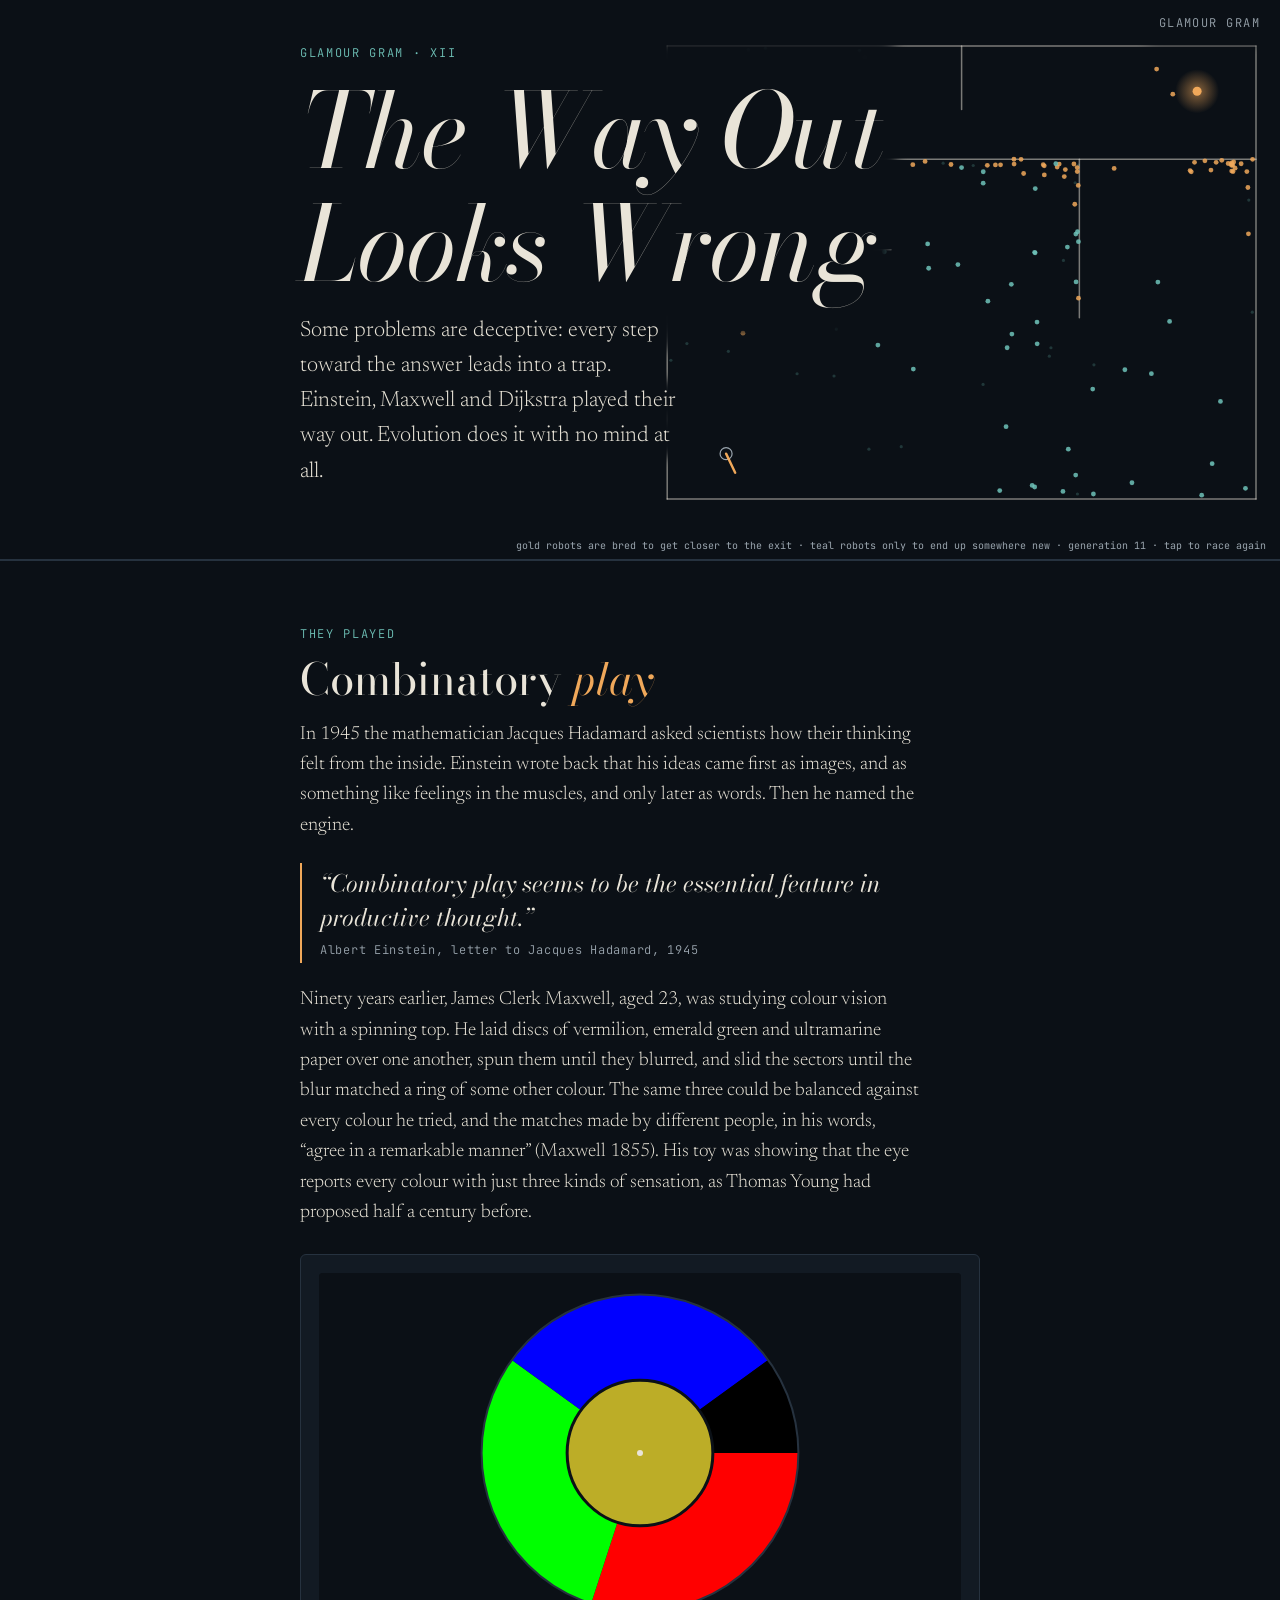
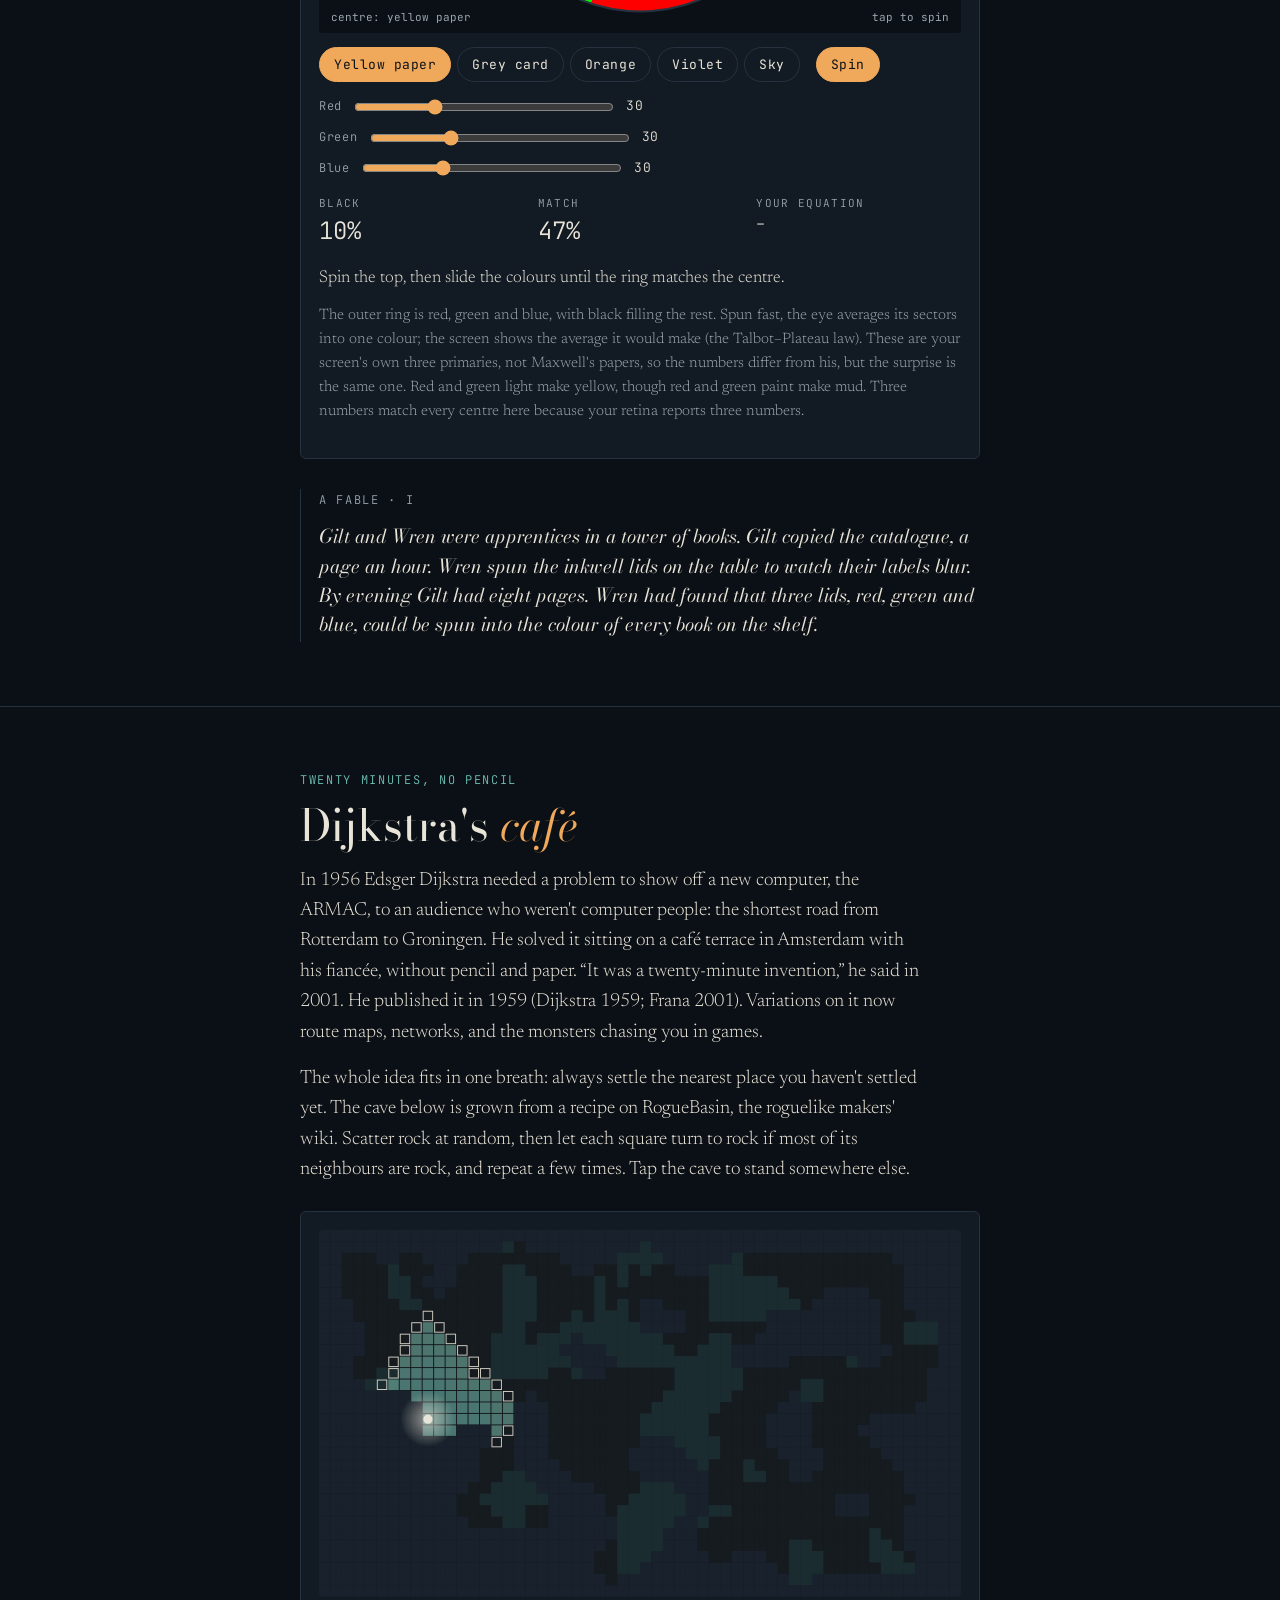
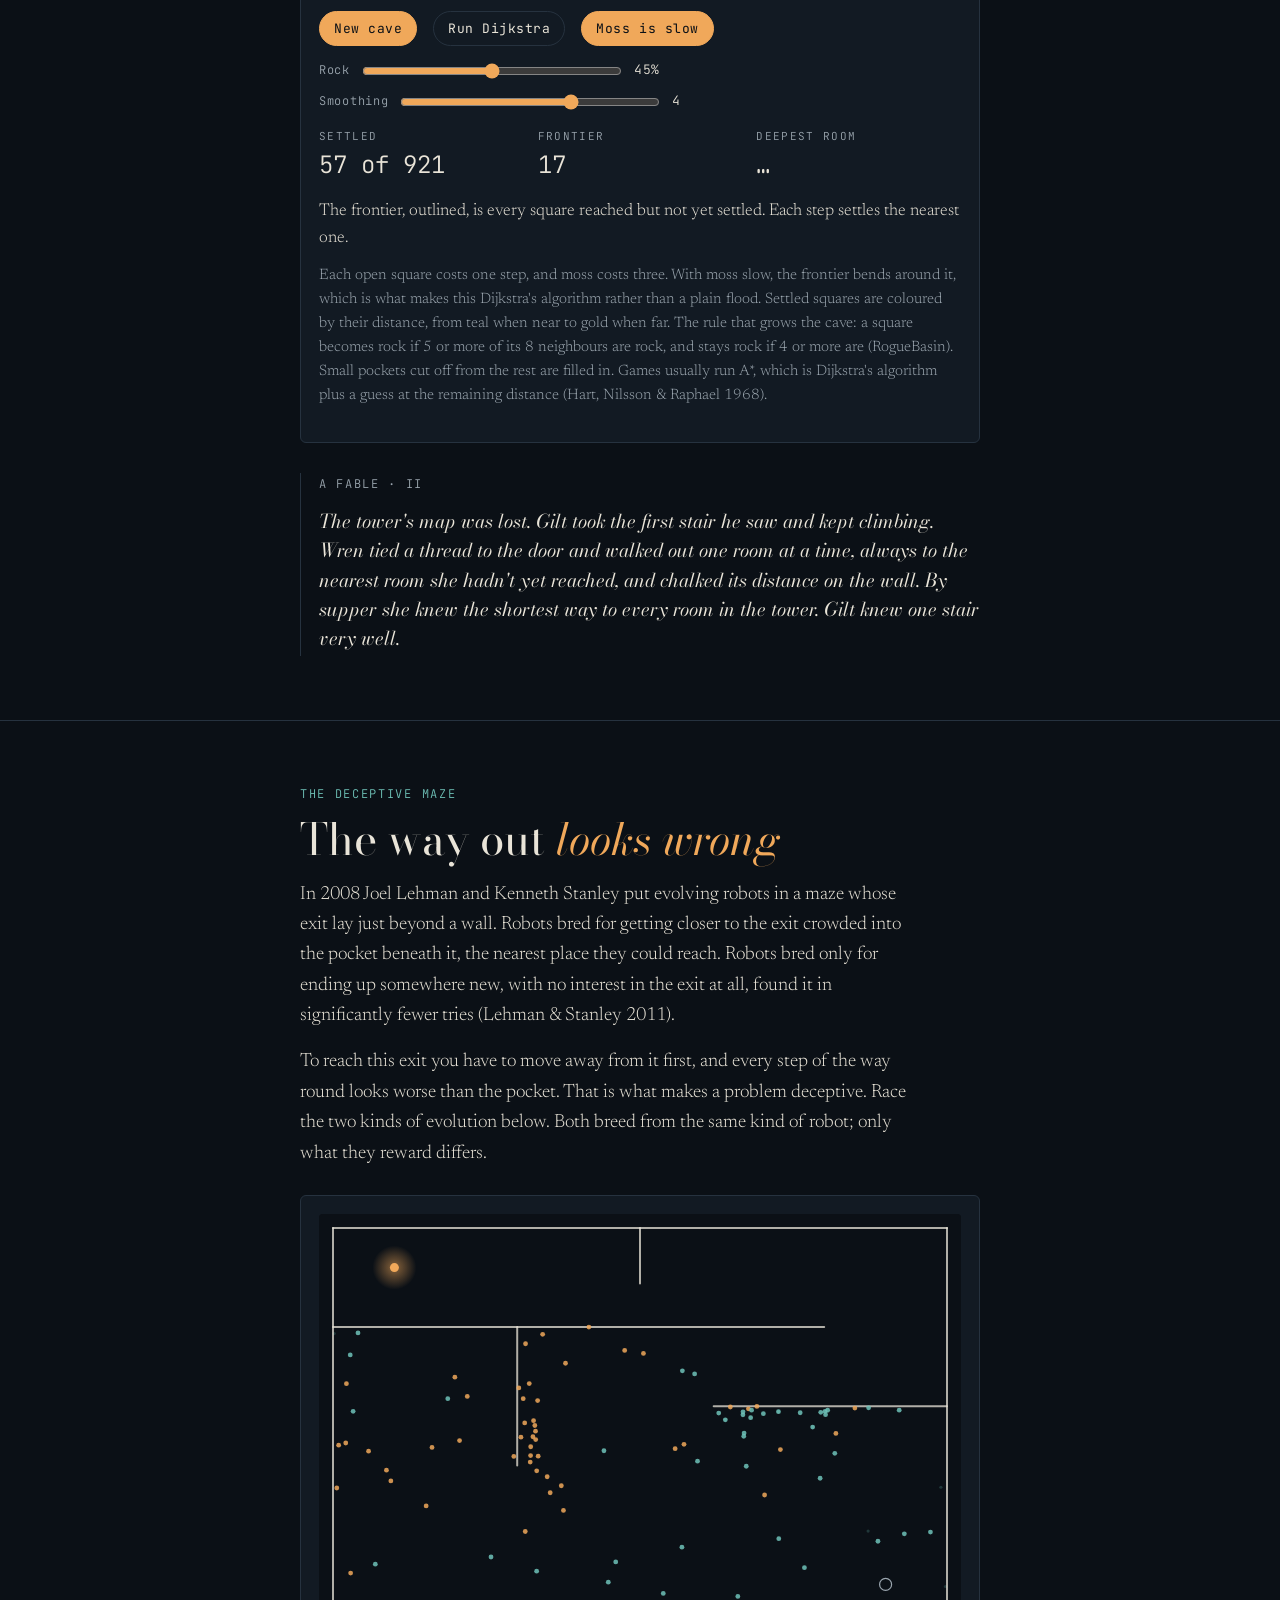
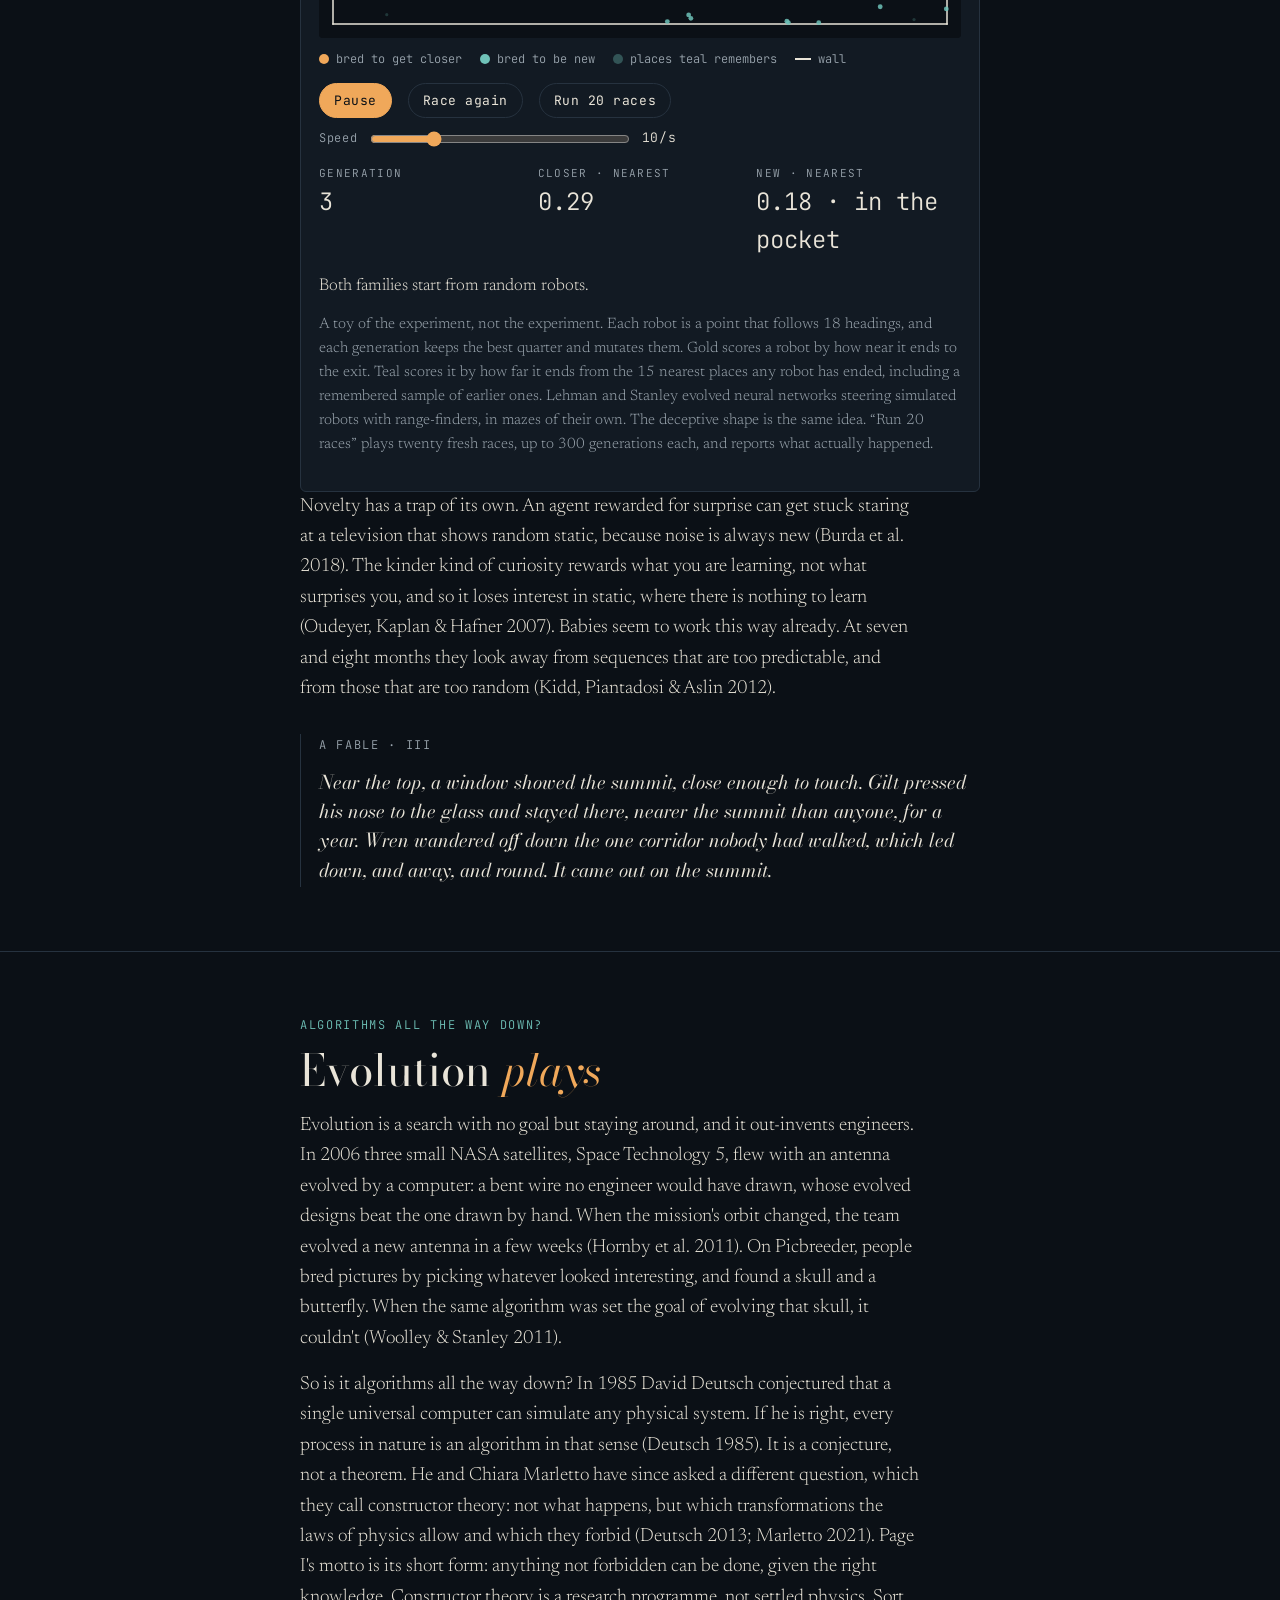
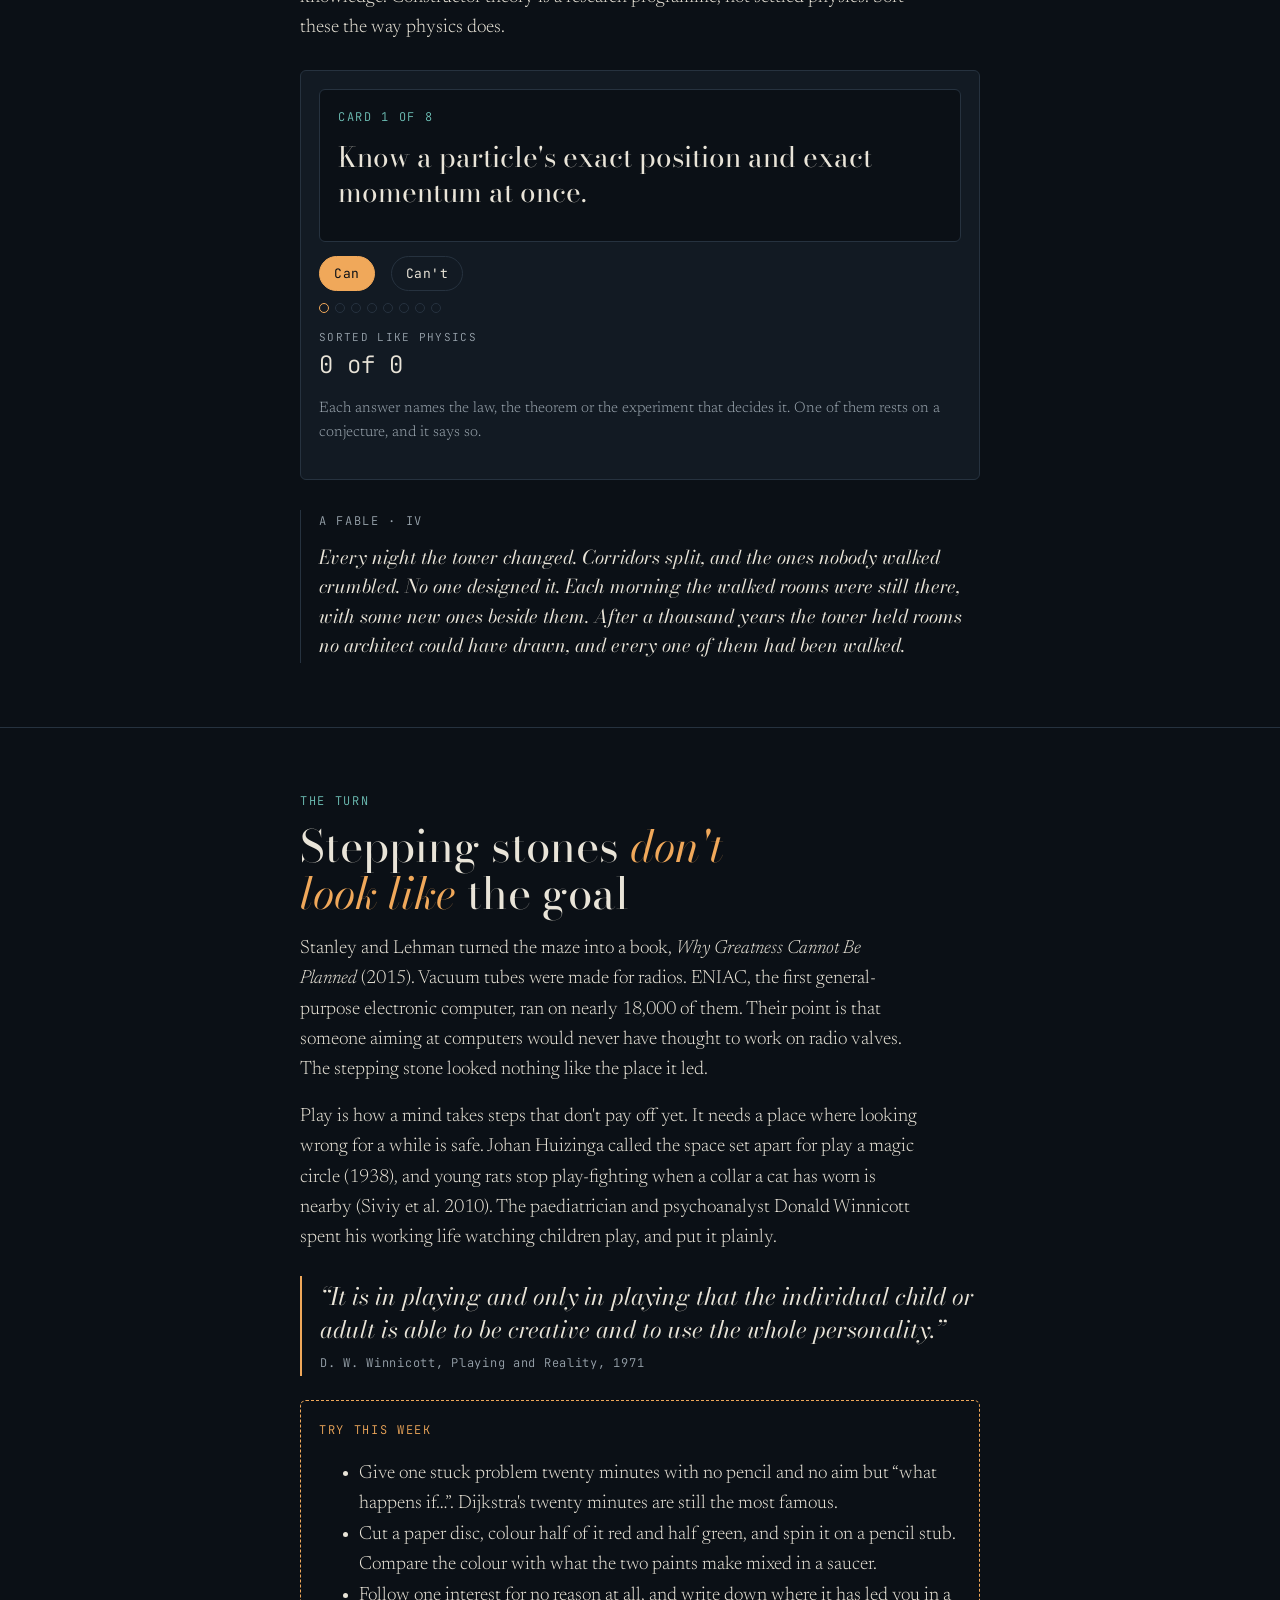
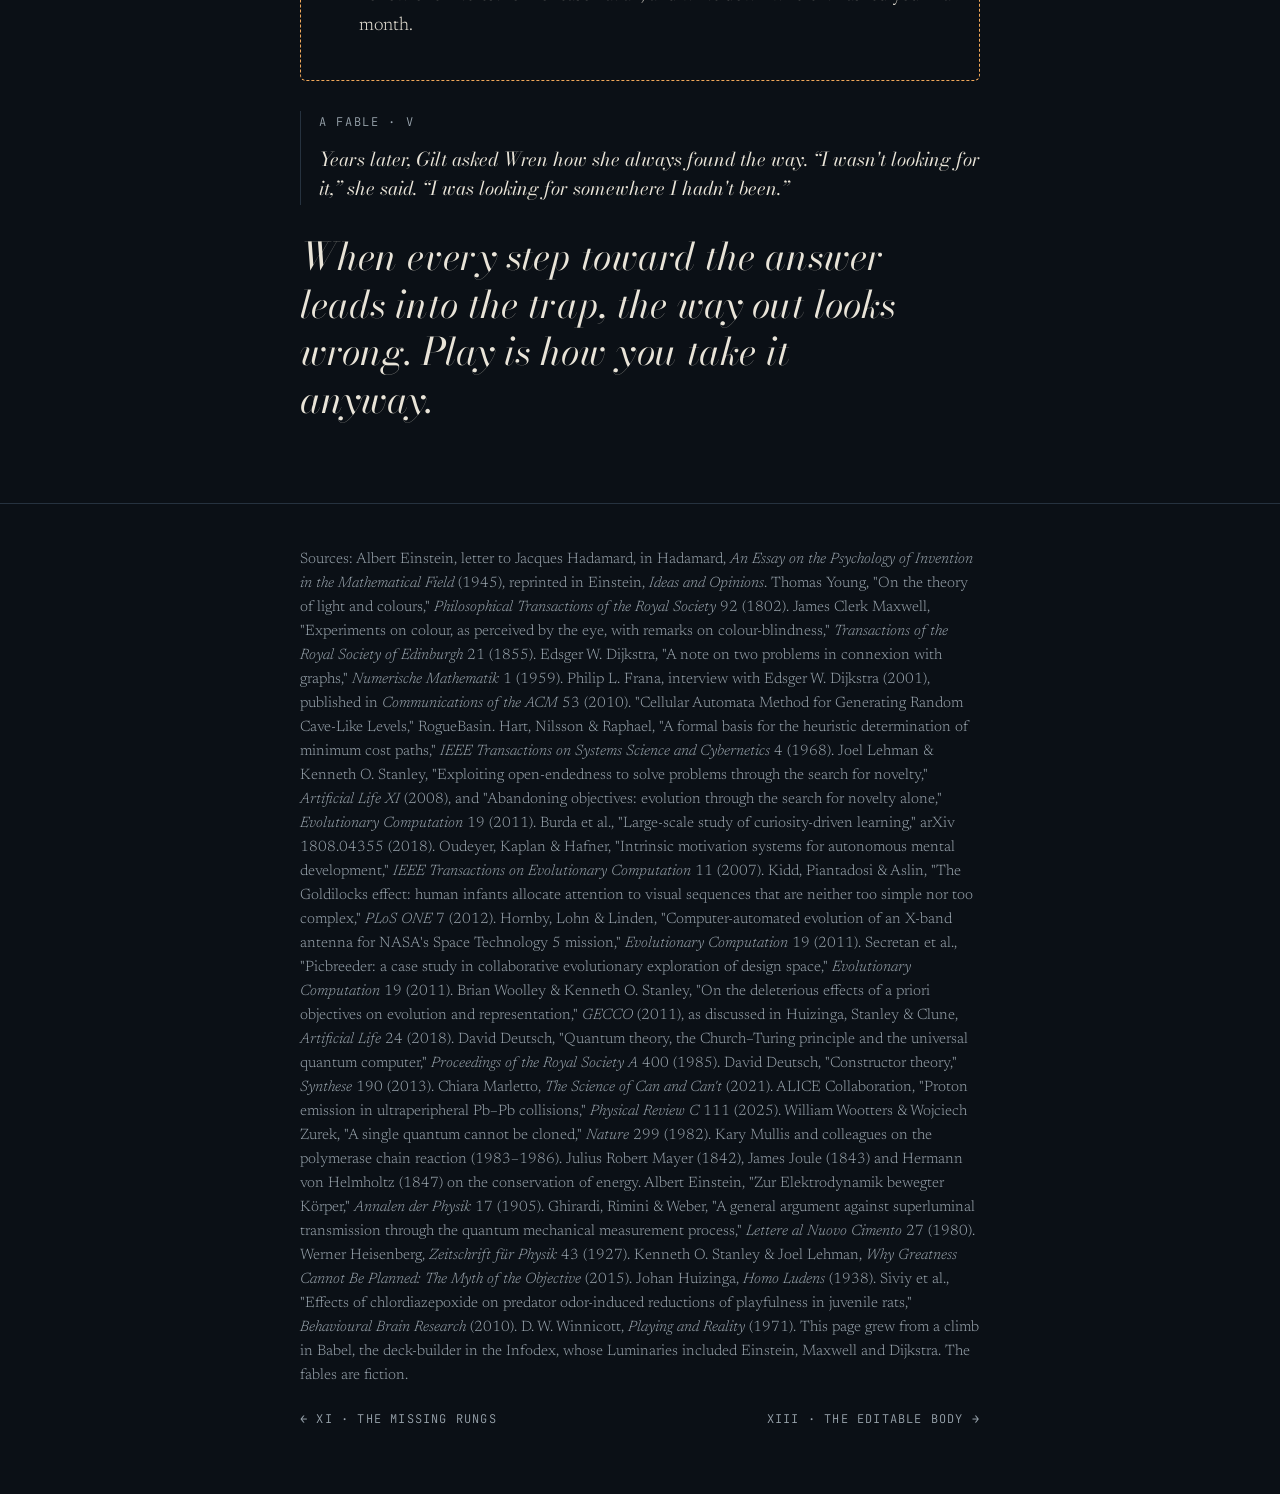
<file: way-out.html>
<!doctype html>
<html lang="en">
<head>
<meta charset="utf-8">
<meta name="viewport" content="width=device-width, initial-scale=1, viewport-fit=cover">
<meta name="theme-color" content="#0b1016">
<link rel="manifest" href="manifest.webmanifest">
<link rel="icon" href="icons/icon.svg" type="image/svg+xml">
<link rel="apple-touch-icon" href="icons/apple-touch-icon.png">
<meta name="apple-mobile-web-app-title" content="GlamGram">
<script>if("serviceWorker" in navigator) addEventListener("load", () => navigator.serviceWorker.register("sw.js"));</script>
<title>The Way Out Looks Wrong · Glamour Gram</title>
<meta name="description" content="Some problems are deceptive: every step toward the answer leads into a trap. Einstein, Maxwell and Dijkstra played their way out, and evolution does it with no mind at all. Spin Maxwell's top, run Dijkstra's frontier through a cave, and race two kinds of evolution through a deceptive maze.">
<link rel="preconnect" href="https://fonts.googleapis.com">
<link rel="preconnect" href="https://fonts.gstatic.com" crossorigin>
<link rel="stylesheet" href="https://fonts.googleapis.com/css2?family=Bodoni+Moda:ital,opsz,wght@0,6..96,400;1,6..96,400&family=Newsreader:ital,opsz,wght@0,6..72,300;1,6..72,300&family=JetBrains+Mono:wght@400;500&display=swap">
<link rel="stylesheet" href="glam.css">
<style>
/* Layout: the title is a deceptive maze, with two families of robots evolving to escape it: gold bred for getting closer to the exit,
   teal bred only for ending up somewhere new. Gold crowds the pocket under the exit; teal floods the maze and finds the way round.
   Then five sections, each ending in a short fable: the minds who played (Maxwell's top), Dijkstra's twenty-minute frontier through
   a generated cave, the deceptive maze itself, evolution's own play and the can-and-can't of physics, and the turn: stepping stones
   don't look like the goal. */
[hidden]{display:none!important}
.hero canvas{cursor:pointer}
.say{font-size:17px;margin:14px 0 0;min-height:1.6em;max-width:none}
.legend{display:flex;flex-wrap:wrap;gap:6px 18px;margin-top:12px;font-family:var(--mono);font-size:12px;color:var(--mute)}
.legend i{display:inline-block;width:10px;height:10px;border-radius:50%;margin-right:7px;vertical-align:-1px}
.legend i.bar{border-radius:0;height:2px;width:16px;vertical-align:3px}
blockquote{margin:22px 0;padding:4px 0 4px 18px;border-left:2px solid var(--dawn);font-family:var(--display);font-style:italic;font-size:clamp(20px,3vw,24px);line-height:1.4;max-width:58ch}
blockquote cite{display:block;margin-top:8px;font-family:var(--mono);font-style:normal;font-size:12px;letter-spacing:.06em;color:var(--mute)}
/* the fable: one short tale per section, clearly fiction */
.fable{margin-top:30px;padding:2px 0 2px 18px;border-left:1px solid var(--line)}
.fable .eyebrow{color:var(--mute)}
.fable p{font-family:var(--display);font-style:italic;font-size:19px;line-height:1.55;color:var(--ink);max-width:56ch}
.fable p:last-child{margin-bottom:0}
.controls .seg{display:flex;gap:6px;flex-wrap:wrap}
.match{color:var(--dawn)}
/* can or can't: one card at a time */
.card{border:1px solid var(--line);border-radius:6px;padding:18px;background:var(--night);min-height:150px}
.card .task{font-family:var(--display);font-size:clamp(22px,3.6vw,28px);line-height:1.25;margin:4px 0 14px}
.card .verdict{font-family:var(--mono);font-size:12px;letter-spacing:.12em;text-transform:uppercase}
.card .verdict.can{color:var(--sea)}
.card .verdict.cant{color:var(--ember)}
.card .why{font-size:17px;margin:8px 0 0}
.card .why small{display:block;font-family:var(--mono);font-size:11px;letter-spacing:.06em;color:var(--mute);margin-top:6px}
.pips{display:flex;gap:6px;margin-top:12px}
.pips i{width:10px;height:10px;border-radius:50%;border:1px solid var(--line)}
.pips i.ok{background:var(--sea);border-color:var(--sea)}
.pips i.no{background:var(--ember);border-color:var(--ember)}
.pips i.now{border-color:var(--dawn)}
h3{margin-top:34px}
#topCv,#caveCv,#mazeCv{cursor:pointer}
</style>
</head>
<body>
<header class="hero" id="hero" aria-label="A maze. Two families of little robots evolve to escape it. The gold family is bred for getting closer to the exit and crowds into a pocket just below it. The teal family is bred only for ending up somewhere new: it spreads through the whole maze and finds the way round. Tap to race again.">
  <canvas id="heroCanvas"></canvas>
  <a class="home corner" href="./">Glamour Gram</a>
  <div class="hero-copy"><div class="wrap">
    <div class="eyebrow">Glamour Gram · XII</div>
    <h1>The Way Out Looks Wrong</h1>
    <p class="lede">Some problems are deceptive: every step toward the answer leads into a trap. Einstein, Maxwell and Dijkstra played their way out. Evolution does it with no mind at all.</p>
  </div></div>
</header>

<main>
<section id="played"><div class="wrap">
  <div class="eyebrow">They played</div>
  <h2>Combinatory <em>play</em></h2>
  <p>In 1945 the mathematician Jacques Hadamard asked scientists how their thinking felt from the inside. Einstein wrote back that his ideas came first as images, and as something like feelings in the muscles, and only later as words. Then he named the engine.</p>
  <blockquote>“Combinatory play seems to be the essential feature in productive thought.”<cite>Albert Einstein, letter to Jacques Hadamard, 1945</cite></blockquote>
  <p>Ninety years earlier, James Clerk Maxwell, aged 23, was studying colour vision with a spinning top. He laid discs of vermilion, emerald green and ultramarine paper over one another, spun them until they blurred, and slid the sectors until the blur matched a ring of some other colour. The same three could be balanced against every colour he tried, and the matches made by different people, in his words, “agree in a remarkable manner” (Maxwell 1855). His toy was showing that the eye reports every colour with just three kinds of sensation, as Thomas Young had proposed half a century before.</p>
  <div class="instrument">
    <canvas id="topCv" aria-label="Maxwell's top: an outer ring of red, green, blue and black sectors around an inner disc of a target colour. Spin it and the ring blurs into one colour. Move the sliders until the spinning ring matches the centre."></canvas>
    <div class="controls">
      <div class="seg" id="topTargets" role="group" aria-label="Target colour"></div>
      <button type="button" class="primary" id="topSpin" aria-pressed="false">Spin</button>
    </div>
    <div class="controls">
      <label>Red <input type="range" id="topR" min="0" max="100" value="30"> <output id="topRo">30</output></label>
      <label>Green <input type="range" id="topG" min="0" max="100" value="30"> <output id="topGo">30</output></label>
      <label>Blue <input type="range" id="topB" min="0" max="100" value="30"> <output id="topBo">30</output></label>
    </div>
    <div class="readout">
      <div><div class="k">Black</div><div class="v" id="topK">10%</div></div>
      <div><div class="k">Match</div><div class="v" id="topM">–</div></div>
      <div><div class="k">Your equation</div><div class="v" id="topEq" style="font-size:15px">–</div></div>
    </div>
    <p class="say" id="topSay" aria-live="polite">Spin the top, then slide the colours until the ring matches the centre.</p>
    <p class="caption">The outer ring is red, green and blue, with black filling the rest. Spun fast, the eye averages its sectors into one colour; the screen shows the average it would make (the Talbot–Plateau law). These are your screen's own three primaries, not Maxwell's papers, so the numbers differ from his, but the surprise is the same one. Red and green light make yellow, though red and green paint make mud. Three numbers match every centre here because your retina reports three numbers.</p>
  </div>
  <div class="fable">
    <div class="eyebrow">A fable · I</div>
    <p>Gilt and Wren were apprentices in a tower of books. Gilt copied the catalogue, a page an hour. Wren spun the inkwell lids on the table to watch their labels blur. By evening Gilt had eight pages. Wren had found that three lids, red, green and blue, could be spun into the colour of every book on the shelf.</p>
  </div>
</div></section>

<section id="cafe"><div class="wrap">
  <div class="eyebrow">Twenty minutes, no pencil</div>
  <h2>Dijkstra's <em>café</em></h2>
  <p>In 1956 Edsger Dijkstra needed a problem to show off a new computer, the ARMAC, to an audience who weren't computer people: the shortest road from Rotterdam to Groningen. He solved it sitting on a café terrace in Amsterdam with his fiancée, without pencil and paper. “It was a twenty-minute invention,” he said in 2001. He published it in 1959 (Dijkstra 1959; Frana 2001). Variations on it now route maps, networks, and the monsters chasing you in games.</p>
  <p>The whole idea fits in one breath: always settle the nearest place you haven't settled yet. The cave below is grown from a recipe on RogueBasin, the roguelike makers' wiki. Scatter rock at random, then let each square turn to rock if most of its neighbours are rock, and repeat a few times. Tap the cave to stand somewhere else.</p>
  <div class="instrument">
    <canvas id="caveCv" aria-label="A cave grown from a few rules, seen from above. Dijkstra's frontier spreads from where you stand, settling the nearest place first and colouring each by its distance, until it finds the deepest room and draws the shortest path to it. Tap to stand elsewhere."></canvas>
    <div class="controls">
      <button type="button" class="primary" id="caveNew">New cave</button>
      <button type="button" id="caveRun">Run Dijkstra</button>
      <button type="button" id="caveMoss" aria-pressed="true">Moss is slow</button>
    </div>
    <div class="controls">
      <label>Rock <input type="range" id="caveFill" min="38" max="52" value="45"> <output id="caveFillO">45%</output></label>
      <label>Smoothing <input type="range" id="caveSmooth" min="0" max="6" value="4"> <output id="caveSmoothO">4</output></label>
    </div>
    <div class="readout">
      <div><div class="k">Settled</div><div class="v" id="caveSet">–</div></div>
      <div><div class="k">Frontier</div><div class="v" id="caveFront">–</div></div>
      <div><div class="k">Deepest room</div><div class="v" id="caveDeep">–</div></div>
    </div>
    <p class="say" id="caveSay" aria-live="polite">Run Dijkstra to watch the frontier spread.</p>
    <p class="caption">Each open square costs one step, and moss costs three. With moss slow, the frontier bends around it, which is what makes this Dijkstra's algorithm rather than a plain flood. Settled squares are coloured by their distance, from teal when near to gold when far. The rule that grows the cave: a square becomes rock if 5 or more of its 8 neighbours are rock, and stays rock if 4 or more are (RogueBasin). Small pockets cut off from the rest are filled in. Games usually run A*, which is Dijkstra's algorithm plus a guess at the remaining distance (Hart, Nilsson &amp; Raphael 1968).</p>
  </div>
  <div class="fable">
    <div class="eyebrow">A fable · II</div>
    <p>The tower's map was lost. Gilt took the first stair he saw and kept climbing. Wren tied a thread to the door and walked out one room at a time, always to the nearest room she hadn't yet reached, and chalked its distance on the wall. By supper she knew the shortest way to every room in the tower. Gilt knew one stair very well.</p>
  </div>
</div></section>

<section id="maze"><div class="wrap">
  <div class="eyebrow">The deceptive maze</div>
  <h2>The way out <em>looks wrong</em></h2>
  <p>In 2008 Joel Lehman and Kenneth Stanley put evolving robots in a maze whose exit lay just beyond a wall. Robots bred for getting closer to the exit crowded into the pocket beneath it, the nearest place they could reach. Robots bred only for ending up somewhere new, with no interest in the exit at all, found it in significantly fewer tries (Lehman &amp; Stanley 2011).</p>
  <p>To reach this exit you have to move away from it first, and every step of the way round looks worse than the pocket. That is what makes a problem deceptive. Race the two kinds of evolution below. Both breed from the same kind of robot; only what they reward differs.</p>
  <div class="instrument">
    <canvas id="mazeCv" aria-label="A deceptive maze. Gold robots are bred for ending closer to the exit; teal robots are bred for ending somewhere no robot has ended before. Dots show where each robot of the current generation ended; faint teal dots are the places the teal family remembers."></canvas>
    <div class="legend"><span><i style="background:var(--dawn)"></i>bred to get closer</span><span><i style="background:var(--sea)"></i>bred to be new</span><span><i style="background:rgba(111,194,184,.35)"></i>places teal remembers</span><span><i class="bar" style="background:var(--ink)"></i>wall</span></div>
    <div class="controls">
      <button type="button" class="primary" id="mazeGo" aria-pressed="true">Pause</button>
      <button type="button" id="mazeAgain">Race again</button>
      <button type="button" id="maze20">Run 20 races</button>
      <label>Speed <input type="range" id="mazeSpeed" min="1" max="40" value="10"> <output id="mazeSpeedO">10/s</output></label>
    </div>
    <div class="readout">
      <div><div class="k">Generation</div><div class="v" id="mzGen">0</div></div>
      <div><div class="k">Closer · nearest</div><div class="v" id="mzObj">–</div></div>
      <div><div class="k">New · nearest</div><div class="v" id="mzNov">–</div></div>
    </div>
    <p class="say" id="mazeSay" aria-live="polite">Both families start from random robots.</p>
    <p class="caption">A toy of the experiment, not the experiment. Each robot is a point that follows 18 headings, and each generation keeps the best quarter and mutates them. Gold scores a robot by how near it ends to the exit. Teal scores it by how far it ends from the 15 nearest places any robot has ended, including a remembered sample of earlier ones. Lehman and Stanley evolved neural networks steering simulated robots with range-finders, in mazes of their own. The deceptive shape is the same idea. “Run 20 races” plays twenty fresh races, up to 300 generations each, and reports what actually happened.</p>
  </div>
  <p>Novelty has a trap of its own. An agent rewarded for surprise can get stuck staring at a television that shows random static, because noise is always new (Burda et al. 2018). The kinder kind of curiosity rewards what you are learning, not what surprises you, and so it loses interest in static, where there is nothing to learn (Oudeyer, Kaplan &amp; Hafner 2007). Babies seem to work this way already. At seven and eight months they look away from sequences that are too predictable, and from those that are too random (Kidd, Piantadosi &amp; Aslin 2012).</p>
  <div class="fable">
    <div class="eyebrow">A fable · III</div>
    <p>Near the top, a window showed the summit, close enough to touch. Gilt pressed his nose to the glass and stayed there, nearer the summit than anyone, for a year. Wren wandered off down the one corridor nobody had walked, which led down, and away, and round. It came out on the summit.</p>
  </div>
</div></section>

<section id="evolution"><div class="wrap">
  <div class="eyebrow">Algorithms all the way down?</div>
  <h2>Evolution <em>plays</em></h2>
  <p>Evolution is a search with no goal but staying around, and it out-invents engineers. In 2006 three small NASA satellites, Space Technology 5, flew with an antenna evolved by a computer: a bent wire no engineer would have drawn, whose evolved designs beat the one drawn by hand. When the mission's orbit changed, the team evolved a new antenna in a few weeks (Hornby et al. 2011). On Picbreeder, people bred pictures by picking whatever looked interesting, and found a skull and a butterfly. When the same algorithm was set the goal of evolving that skull, it couldn't (Woolley &amp; Stanley 2011).</p>
  <p>So is it algorithms all the way down? In 1985 David Deutsch conjectured that a single universal computer can simulate any physical system. If he is right, every process in nature is an algorithm in that sense (Deutsch 1985). It is a conjecture, not a theorem. He and Chiara Marletto have since asked a different question, which they call constructor theory: not what happens, but which transformations the laws of physics allow and which they forbid (Deutsch 2013; Marletto 2021). Page I's motto is its short form: anything not forbidden can be done, given the right knowledge. Constructor theory is a research programme, not settled physics. Sort these the way physics does.</p>
  <div class="instrument">
    <div class="card" id="cardBox" aria-live="polite"></div>
    <div class="controls">
      <button type="button" class="primary" id="cardCan">Can</button>
      <button type="button" id="cardCant">Can't</button>
      <button type="button" id="cardNext" hidden>Next</button>
    </div>
    <div class="pips" id="cardPips" aria-hidden="true"></div>
    <div class="readout">
      <div><div class="k">Sorted like physics</div><div class="v" id="cardScore">0 of 0</div></div>
    </div>
    <p class="caption">Each answer names the law, the theorem or the experiment that decides it. One of them rests on a conjecture, and it says so.</p>
  </div>
  <div class="fable">
    <div class="eyebrow">A fable · IV</div>
    <p>Every night the tower changed. Corridors split, and the ones nobody walked crumbled. No one designed it. Each morning the walked rooms were still there, with some new ones beside them. After a thousand years the tower held rooms no architect could have drawn, and every one of them had been walked.</p>
  </div>
</div></section>

<section id="stones"><div class="wrap">
  <div class="eyebrow">The turn</div>
  <h2>Stepping stones <em>don't look like</em> the goal</h2>
  <p>Stanley and Lehman turned the maze into a book, <i>Why Greatness Cannot Be Planned</i> (2015). Vacuum tubes were made for radios. ENIAC, the first general-purpose electronic computer, ran on nearly 18,000 of them. Their point is that someone aiming at computers would never have thought to work on radio valves. The stepping stone looked nothing like the place it led.</p>
  <p>Play is how a mind takes steps that don't pay off yet. It needs a place where looking wrong for a while is safe. Johan Huizinga called the space set apart for play a magic circle (1938), and young rats stop play-fighting when a collar a cat has worn is nearby (Siviy et al. 2010). The paediatrician and psychoanalyst Donald Winnicott spent his working life watching children play, and put it plainly.</p>
  <blockquote>“It is in playing and only in playing that the individual child or adult is able to be creative and to use the whole personality.”<cite>D. W. Winnicott, Playing and Reality, 1971</cite></blockquote>
  <div class="callout">
    <div class="eyebrow">Try this week</div>
    <ul>
      <li>Give one stuck problem twenty minutes with no pencil and no aim but “what happens if…”. Dijkstra's twenty minutes are still the most famous.</li>
      <li>Cut a paper disc, colour half of it red and half green, and spin it on a pencil stub. Compare the colour with what the two paints make mixed in a saucer.</li>
      <li>Follow one interest for no reason at all, and write down where it has led you in a month.</li>
    </ul>
  </div>
  <div class="fable">
    <div class="eyebrow">A fable · V</div>
    <p>Years later, Gilt asked Wren how she always found the way. “I wasn't looking for it,” she said. “I was looking for somewhere I hadn't been.”</p>
  </div>
  <p class="closer">When every step toward the answer leads into the trap, the way out looks wrong. Play is how you take it anyway.</p>
</div></section>
</main>

<footer><div class="wrap">
  <p>Sources: Albert Einstein, letter to Jacques Hadamard, in Hadamard, <i>An Essay on the Psychology of Invention in the Mathematical Field</i> (1945), reprinted in Einstein, <i>Ideas and Opinions</i>. Thomas Young, "On the theory of light and colours," <i>Philosophical Transactions of the Royal Society</i> 92 (1802). James Clerk Maxwell, "Experiments on colour, as perceived by the eye, with remarks on colour-blindness," <i>Transactions of the Royal Society of Edinburgh</i> 21 (1855). Edsger W. Dijkstra, "A note on two problems in connexion with graphs," <i>Numerische Mathematik</i> 1 (1959). Philip L. Frana, interview with Edsger W. Dijkstra (2001), published in <i>Communications of the ACM</i> 53 (2010). "Cellular Automata Method for Generating Random Cave-Like Levels," RogueBasin. Hart, Nilsson &amp; Raphael, "A formal basis for the heuristic determination of minimum cost paths," <i>IEEE Transactions on Systems Science and Cybernetics</i> 4 (1968). Joel Lehman &amp; Kenneth O. Stanley, "Exploiting open-endedness to solve problems through the search for novelty," <i>Artificial Life XI</i> (2008), and "Abandoning objectives: evolution through the search for novelty alone," <i>Evolutionary Computation</i> 19 (2011). Burda et al., "Large-scale study of curiosity-driven learning," arXiv 1808.04355 (2018). Oudeyer, Kaplan &amp; Hafner, "Intrinsic motivation systems for autonomous mental development," <i>IEEE Transactions on Evolutionary Computation</i> 11 (2007). Kidd, Piantadosi &amp; Aslin, "The Goldilocks effect: human infants allocate attention to visual sequences that are neither too simple nor too complex," <i>PLoS ONE</i> 7 (2012). Hornby, Lohn &amp; Linden, "Computer-automated evolution of an X-band antenna for NASA's Space Technology 5 mission," <i>Evolutionary Computation</i> 19 (2011). Secretan et al., "Picbreeder: a case study in collaborative evolutionary exploration of design space," <i>Evolutionary Computation</i> 19 (2011). Brian Woolley &amp; Kenneth O. Stanley, "On the deleterious effects of a priori objectives on evolution and representation," <i>GECCO</i> (2011), as discussed in Huizinga, Stanley &amp; Clune, <i>Artificial Life</i> 24 (2018). David Deutsch, "Quantum theory, the Church–Turing principle and the universal quantum computer," <i>Proceedings of the Royal Society A</i> 400 (1985). David Deutsch, "Constructor theory," <i>Synthese</i> 190 (2013). Chiara Marletto, <i>The Science of Can and Can't</i> (2021). ALICE Collaboration, "Proton emission in ultraperipheral Pb–Pb collisions," <i>Physical Review C</i> 111 (2025). William Wootters &amp; Wojciech Zurek, "A single quantum cannot be cloned," <i>Nature</i> 299 (1982). Kary Mullis and colleagues on the polymerase chain reaction (1983–1986). Julius Robert Mayer (1842), James Joule (1843) and Hermann von Helmholtz (1847) on the conservation of energy. Albert Einstein, "Zur Elektrodynamik bewegter Körper," <i>Annalen der Physik</i> 17 (1905). Ghirardi, Rimini &amp; Weber, "A general argument against superluminal transmission through the quantum mechanical measurement process," <i>Lettere al Nuovo Cimento</i> 27 (1980). Werner Heisenberg, <i>Zeitschrift für Physik</i> 43 (1927). Kenneth O. Stanley &amp; Joel Lehman, <i>Why Greatness Cannot Be Planned: The Myth of the Objective</i> (2015). Johan Huizinga, <i>Homo Ludens</i> (1938). Siviy et al., "Effects of chlordiazepoxide on predator odor-induced reductions of playfulness in juvenile rats," <i>Behavioural Brain Research</i> (2010). D. W. Winnicott, <i>Playing and Reality</i> (1971). This page grew from a climb in Babel, the deck-builder in the Infodex, whose Luminaries included Einstein, Maxwell and Dijkstra. The fables are fiction.</p>
  <div class="next"><a href="missing-rungs.html">← XI · The Missing Rungs</a><a href="editable-body.html">XIII · The Editable Body →</a></div>
</div></footer>

<script>
const css = getComputedStyle(document.documentElement);
const C = k => css.getPropertyValue(k).trim();
const reduce = matchMedia("(prefers-reduced-motion: reduce)").matches;
const $ = id => document.getElementById(id);
function fit(cv, aspect){
  const dpr = Math.min(2, devicePixelRatio || 1);
  const w = cv.clientWidth, h = aspect ? Math.round(w*aspect) : cv.clientHeight;
  if(aspect) cv.style.height = h + "px";
  cv.width = w*dpr; cv.height = h*dpr;
  const ctx = cv.getContext("2d"); ctx.setTransform(dpr,0,0,dpr,0,0);
  return {ctx, w, h};
}
const clamp = (v, a, b) => Math.max(a, Math.min(b, v));
const smooth = (a, b, x) => { const u = clamp((x - a)/(b - a), 0, 1); return u*u*(3 - 2*u); };
function onScreen(el){
  const s = {v:true};
  if("IntersectionObserver" in window) new IntersectionObserver(es => { s.v = es[es.length - 1].isIntersecting; }).observe(el);
  return s;
}
function animate(frame, vis){
  let last = performance.now();
  (function loop(now){ const dt = clamp((now - last)/1000, 0, 0.05); last = now; if(!vis || vis.v) frame(dt); requestAnimationFrame(loop); })(last);
}
function local(cv, e){ const r = cv.getBoundingClientRect(); return {x: e.clientX - r.left, y: e.clientY - r.top}; }
function rgba(v, a){ const n = parseInt(C(v).slice(1), 16); return `rgba(${n >> 16 & 255},${n >> 8 & 255},${n & 255},${a})`; }
const tell = (el, m) => { if(el.textContent !== m) el.textContent = m; };
function rng(seed){ let a = seed || 1; return () => { a |= 0; a = a + 0x6D2B79F5 | 0; let t = Math.imul(a ^ a >>> 15, 1 | a); t = t + Math.imul(t ^ t >>> 7, 61 | t) ^ t; return ((t ^ t >>> 14) >>> 0)/4294967296; }; }
const newSeed = () => (Math.random()*2147483647) | 0;

/* ---------- the deceptive maze: one engine for the hero and the race ---------- */
// The unit square, y down. Start bottom right; the exit top left, just above a long shelf whose only way round is at the far right,
// past a ledge that first turns you away from the exit. The pocket under the exit is the nearest you can get without going round.
const MZ = {start: [0.9, 0.9], goal: [0.1, 0.1], r: 0.06,
  walls: [[0,0,1,0],[1,0,1,1],[1,1,0,1],[0,1,0,0], [0,0.25,0.8,0.25], [0.62,0.45,1,0.45], [0.3,0.25,0.3,0.6], [0.5,0,0.5,0.14]]};
const MZO = {N: 50, L: 18, step: 0.045, sub: 4, mut: 1.0, rate: 0.2, k: 15, keep: 0.25, add: 0.06, G: 300};   // calibrated offline: see the caption
function cross(ax, ay, bx, by, cx, cy, dx, dy){
  const d = (bx - ax)*(dy - cy) - (by - ay)*(dx - cx); if(Math.abs(d) < 1e-12) return false;
  const u = ((cx - ax)*(dy - cy) - (cy - ay)*(dx - cx))/d, v = ((cx - ax)*(by - ay) - (cy - ay)*(bx - ax))/d;
  return u >= 0 && u <= 1 && v >= 0 && v <= 1;
}
const toGoal = (x, y) => Math.hypot(x - MZ.goal[0], y - MZ.goal[1]);
function walk(genome, trail){   // follow each heading for a few short steps; a step into a wall is lost
  let x = MZ.start[0], y = MZ.start[1]; if(trail) trail.push([x, y]);
  for(const h of genome) for(let k = 0; k < MZO.sub; k++){
    const nx = x + Math.cos(h)*MZO.step, ny = y + Math.sin(h)*MZO.step;
    if(!MZ.walls.some(w => cross(x, y, nx, ny, w[0], w[1], w[2], w[3]))){ x = nx; y = ny; }
    if(trail) trail.push([x, y]);
    if(toGoal(x, y) < MZ.r) return [x, y, true];
  }
  return [x, y, false];
}
const inPocket = (x, y) => x < 0.3 && y > 0.25 && y < 0.6;
function breed(mode, seed){   // mode "closer": keep robots that end nearest the exit; "new": keep robots that end far from where others have
  const R = rng(seed), o = MZO, gauss = () => Math.sqrt(-2*Math.log(R() + 1e-12))*Math.cos(6.2832*R());
  const S = {mode, gen: 0, pop: Array.from({length: o.N}, () => Array.from({length: o.L}, () => R()*6.2832)), archive: [], ends: [], best: Infinity, bestEnd: null, done: false, at: -1, winner: null};
  S.step = () => {
    if(S.done) return;
    S.ends = S.pop.map(g => walk(g));
    S.ends.forEach(e => { const d = toGoal(e[0], e[1]); if(d < S.best){ S.best = d; S.bestEnd = e; } });
    const hit = S.ends.findIndex(e => e[2]);
    if(hit >= 0){ S.done = true; S.at = S.gen; S.winner = S.pop[hit]; S.best = 0; return; }
    let score;
    if(mode === "closer") score = S.ends.map(e => -toGoal(e[0], e[1]));
    else {
      const pts = S.ends.concat(S.archive);
      score = S.ends.map((e, i) => {
        const near = [];
        for(let j = 0; j < pts.length; j++){
          if(j === i) continue;
          const d = Math.hypot(pts[j][0] - e[0], pts[j][1] - e[1]);
          if(near.length < o.k){ near.push(d); near.sort((a, b) => a - b); } else if(d < near[o.k - 1]){ near[o.k - 1] = d; near.sort((a, b) => a - b); }
        }
        return near.reduce((s, v) => s + v, 0)/near.length;
      });
      S.ends.forEach(e => { if(R() < o.add) S.archive.push([e[0], e[1]]); });
    }
    const order = score.map((s, i) => i).sort((a, b) => score[b] - score[a]), parents = order.slice(0, Math.round(o.N*o.keep)).map(i => S.pop[i]);
    const next = [parents[0].slice()];
    while(next.length < o.N){ const p = parents[Math.floor(R()*parents.length)]; next.push(p.map(h => R() < o.rate ? h + gauss()*o.mut : h)); }
    S.pop = next; S.gen++;
    if(S.gen >= o.G) S.done = true;
  };
  return S;
}
// draw the maze, both families and any winner's path inside a rectangle
function drawMaze(ctx, box, A, B, o){
  o = o || {};
  const X = x => box.x + (o.flip ? 1 - x : x)*box.w, Y = y => box.y + y*box.h;   // flip: mirrored, exit at the right
  ctx.globalAlpha = 1;
  B.archive.forEach(p => { ctx.fillStyle = rgba("--sea", 0.22); ctx.beginPath(); ctx.arc(X(p[0]), Y(p[1]), 1.6, 0, 7); ctx.fill(); });
  ctx.strokeStyle = C("--ink"); ctx.globalAlpha = o.faint ? 0.5 : 0.75; ctx.lineWidth = o.faint ? 1.5 : 2; ctx.lineCap = "round";
  MZ.walls.forEach(w => { ctx.beginPath(); ctx.moveTo(X(w[0]), Y(w[1])); ctx.lineTo(X(w[2]), Y(w[3])); ctx.stroke(); });
  ctx.globalAlpha = 1;
  const gx = X(MZ.goal[0]), gy = Y(MZ.goal[1]), sx = X(MZ.start[0]), sy = Y(MZ.start[1]);
  const halo = ctx.createRadialGradient(gx, gy, 0, gx, gy, 22); halo.addColorStop(0, rgba("--dawn", 0.55)); halo.addColorStop(1, rgba("--dawn", 0));
  ctx.fillStyle = halo; ctx.beginPath(); ctx.arc(gx, gy, 22, 0, 7); ctx.fill();
  ctx.fillStyle = C("--dawn"); ctx.beginPath(); ctx.arc(gx, gy, 4.5, 0, 7); ctx.fill();
  ctx.strokeStyle = C("--mute"); ctx.lineWidth = 1.2; ctx.beginPath(); ctx.arc(sx, sy, 6, 0, 7); ctx.stroke();
  [[A, "--dawn"], [B, "--sea"]].forEach(([S, col]) => {
    ctx.fillStyle = C(col); ctx.globalAlpha = 0.85;
    S.ends.forEach(e => { ctx.beginPath(); ctx.arc(X(e[0]), Y(e[1]), o.small ? 1.9 : 2.4, 0, 7); ctx.fill(); });
    ctx.globalAlpha = 1;
    if(S.winner){   // the path that got out, drawn as far as `o.grow` allows
      const tr = []; walk(S.winner, tr); const n = Math.max(2, Math.round(tr.length*(o.grow == null ? 1 : o.grow)));
      ctx.strokeStyle = C(col); ctx.lineWidth = 2.4; ctx.beginPath();
      tr.slice(0, n).forEach((p, i) => i ? ctx.lineTo(X(p[0]), Y(p[1])) : ctx.moveTo(X(p[0]), Y(p[1]))); ctx.stroke();
    }
  });
  ctx.lineCap = "butt";
}

/* ---------- hero: the race, behind the title ---------- */
(function(){
  const cv = $("heroCanvas"), hero = $("hero"), copy = document.querySelector(".hero-copy .wrap"), home = document.querySelector(".home.corner");
  let g, box, boxes = [], A, B, acc = 0, won = 0, grow = 0, t = 0;
  function race(){ A = breed("closer", newSeed()); B = breed("new", newSeed()); acc = 0; won = 0; grow = 0; if(reduce){ while(!B.done || !A.done){ A.step(); B.step(); } grow = 1; } }
  function text(){
    const c = cv.getBoundingClientRect(), r = document.createRange(), walker = document.createTreeWalker(copy, NodeFilter.SHOW_TEXT), out = [];
    const add = b => { if(b.width) out.push({l: b.left - c.left, r: b.right - c.left, t: b.top - c.top, b: b.bottom - c.top}); };
    for(let n = walker.nextNode(); n; n = walker.nextNode()) if(n.textContent.trim()){ r.selectNodeContents(n); Array.from(r.getClientRects()).forEach(add); }
    add(home.getBoundingClientRect());
    return out;
  }
  function layout(){   // wide: the maze stands right of the words; narrow: below them, and the hero grows to hold it
    const wide = cv.clientWidth >= 760;
    hero.style.height = ""; boxes = text();
    const textR = Math.max(...boxes.filter(b => b.t > 40).map(b => b.r), 0), textB = Math.max(...boxes.filter(b => b.t > 40).map(b => b.b), 0);
    if(!wide) hero.style.height = Math.max(420, textB + Math.min(cv.clientWidth*0.82, 420) + 46) + "px";
    g = fit(cv); boxes = text();
    if(wide){ const W = Math.min(g.w*0.46, (g.h - 70)*1.3); box = {x: g.w - 24 - W, y: 46, w: W, h: Math.min(g.h - 70, W/1.3), flip: true}; }   // mirrored: the exit sits top right, clear of the title
    else { const W = g.w - 40; box = {x: 20, y: textB + 24, w: W, h: Math.min(W*0.8, g.h - textB - 60)}; }
  }
  function clear(ctx, dpr){   // soft dark halos keep the words readable wherever a dot strays behind them
    const off = 10000; ctx.save(); ctx.fillStyle = "#000"; ctx.shadowColor = C("--night"); ctx.shadowBlur = 14*dpr; ctx.shadowOffsetX = off*dpr;
    for(let i = 0; i < 2; i++) boxes.forEach(b => ctx.fillRect(b.l - 10 - off, b.t - 6, b.r - b.l + 20, b.b - b.t + 12));
    ctx.restore();
  }
  function draw(){
    const {ctx, w, h} = g;
    ctx.globalAlpha = 1; ctx.fillStyle = C("--night"); ctx.fillRect(0, 0, w, h);
    drawMaze(ctx, box, A, B, {faint: true, small: w < 600, grow, flip: box.flip});
    if(B.winner && !reduce){   // a burst at the exit when teal gets out
      const u = clamp(won/1.4, 0, 1), gx = box.x + (box.flip ? 1 - MZ.goal[0] : MZ.goal[0])*box.w, gy = box.y + MZ.goal[1]*box.h;
      ctx.strokeStyle = C("--sea"); ctx.globalAlpha = 0.8*(1 - u); ctx.lineWidth = 2; ctx.beginPath(); ctx.arc(gx, gy, 8 + u*70, 0, 7); ctx.stroke(); ctx.globalAlpha = 1;
    }
    clear(ctx, cv.width/w);
    ctx.font = "10px JetBrains Mono, monospace"; ctx.fillStyle = C("--mute"); ctx.textAlign = "right";
    const msg = B.winner ? "teal, bred only to be new, got out in generation " + B.at + (A.winner ? "" : " · gold, bred to get closer, is still in the pocket") + " · tap to race again"
      : w < 700 ? "gold aims at the exit · teal explores · tap to race again" : "gold robots are bred to get closer to the exit · teal robots only to end up somewhere new · generation " + B.gen + " · tap to race again";
    ctx.fillText(w < 700 && B.winner ? "teal got out in generation " + B.at + " · tap to race again" : msg, w - 14, h - 10);
    ctx.textAlign = "left";
  }
  race(); layout(); draw();
  addEventListener("resize", () => { layout(); draw(); });
  document.fonts && document.fonts.ready.then(() => { layout(); draw(); });
  cv.addEventListener("pointerdown", () => { race(); draw(); });
  if(!reduce) animate(dt => {
    t += dt; acc += dt*8;   // eight generations a second
    while(acc >= 1){ acc -= 1; if(!B.done) B.step(); if(!A.done && !B.winner) A.step(); }
    if(B.winner){ won += dt; grow = clamp(won/1.6, 0, 1); if(won > 9) race(); }
    else if(B.done) { won += dt; if(won > 4) race(); }
    draw();
  }, onScreen(cv));
})();

/* ---------- Maxwell's top: three colours and black, spun into one ---------- */
(function(){
  const cv = $("topCv"), TARGETS = [["Yellow paper", [0.5, 0.42, 0.02]], ["Grey card", [0.22, 0.22, 0.22]], ["Orange", [0.55, 0.16, 0.01]], ["Violet", [0.2, 0.06, 0.4]], ["Sky", [0.1, 0.3, 0.5]]];
  const sl = {r: $("topR"), g: $("topG"), b: $("topB")}, out = {r: $("topRo"), g: $("topGo"), b: $("topBo")};
  let g, ti = 0, spin = false, w8 = 0, th = 0, matched = false;
  const toS = c => { c = clamp(c, 0, 1); return Math.round(255*(c <= 0.0031308 ? 12.92*c : 1.055*Math.pow(c, 1/2.4) - 0.055)); };
  const css3 = v => `rgb(${toS(v[0])},${toS(v[1])},${toS(v[2])})`;
  function oklab(v){   // linear sRGB to OKLab (Ottosson 2020), for a fair "how close does it look"
    const l = Math.cbrt(0.4122214708*v[0] + 0.5363325363*v[1] + 0.0514459929*v[2]), m = Math.cbrt(0.2119034982*v[0] + 0.6806995451*v[1] + 0.1073969566*v[2]), s = Math.cbrt(0.0883024619*v[0] + 0.2817188376*v[1] + 0.6299787005*v[2]);
    return [0.2104542553*l + 0.793617785*m - 0.0040720468*s, 1.9779984951*l - 2.428592205*m + 0.4505937099*s, 0.0259040371*l + 0.7827717662*m - 0.808675766*s];
  }
  const mix = () => [+sl.r.value/100, +sl.g.value/100, +sl.b.value/100];
  const box = $("topTargets");
  TARGETS.forEach((T, i) => { const b = document.createElement("button"); b.type = "button"; b.textContent = T[0]; b.setAttribute("aria-pressed", i === ti ? "true" : "false");
    b.addEventListener("click", () => { ti = i; matched = false; box.querySelectorAll("button").forEach((x, j) => x.setAttribute("aria-pressed", j === i ? "true" : "false")); update(); }); box.append(b); });
  function balance(k){   // the sectors can't add up to more than the whole ring: take the excess from the other two
    const v = {r: +sl.r.value, g: +sl.g.value, b: +sl.b.value}, over = v.r + v.g + v.b - 100;
    if(over > 0){ const others = Object.keys(v).filter(x => x !== k), tot = others.reduce((s, x) => s + v[x], 0) || 1; others.forEach(x => { sl[x].value = String(Math.max(0, Math.round(v[x] - over*v[x]/tot))); }); }
    const s = +sl.r.value + +sl.g.value + +sl.b.value; if(s > 100) sl[k].value = String(+sl[k].value - (s - 100));
  }
  function update(){
    Object.keys(sl).forEach(k => tell(out[k], sl[k].value));
    const m = mix(), T = TARGETS[ti][1], k = Math.max(0, 100 - Math.round((m[0] + m[1] + m[2])*100)), a = oklab(m), b = oklab(T);
    const dE = Math.hypot(a[0] - b[0], a[1] - b[1], a[2] - b[2]), pct = Math.round(100*clamp(1 - dE/0.3, 0, 1));
    tell($("topK"), k + "%"); tell($("topM"), pct + "%");
    const ok = dE < 0.025;
    if(ok && !matched){ matched = true; }
    if(!ok) matched = false;
    tell($("topEq"), ok ? TARGETS[ti][0] + " = " + sl.r.value + " red + " + sl.g.value + " green + " + sl.b.value + " blue + " + k + " black" : "–");
    $("topEq").classList.toggle("match", ok);
    let say;
    if(ok) say = spin ? "A match. Maxwell wrote equations just like this one, and other people's agreed with his." : "That matches. Spin the top to see the blur match the centre.";
    else if(!spin) say = "Spin the top, then slide the colours until the ring matches the centre.";
    else {
      const d = [T[0] - m[0], T[1] - m[1], T[2] - m[2]], names = ["red", "green", "blue"], i = [0, 1, 2].sort((x, y) => Math.abs(d[y]) - Math.abs(d[x]))[0];
      say = (d[i] > 0 ? "More " : "Less ") + names[i] + "." + (ti === 0 && m[2] < 0.06 && m[0] > 0.2 && m[1] > 0.2 ? " Yellow, from red and green light: paints can't do that." : "");
    }
    tell($("topSay"), say);
    if(reduce) draw();
  }
  function draw(){
    const {ctx, w, h} = g, R = Math.min(w, h)*0.44, cx = w/2, cy = h/2, m = mix(), T = TARGETS[ti][1];
    ctx.fillStyle = C("--night"); ctx.fillRect(0, 0, w, h);
    const parts = [[m[0], "#ff0000"], [m[1], "#00ff00"], [m[2], "#0000ff"], [Math.max(0, 1 - m[0] - m[1] - m[2]), "#000000"]];
    let a0 = th;
    parts.forEach(([f, col]) => { if(f <= 0) return; ctx.fillStyle = col; ctx.beginPath(); ctx.moveTo(cx, cy); ctx.arc(cx, cy, R, a0, a0 + f*6.2832); ctx.closePath(); ctx.fill(); a0 += f*6.2832; });
    if(w8 > 0){ ctx.globalAlpha = w8; ctx.fillStyle = css3(m); ctx.beginPath(); ctx.arc(cx, cy, R, 0, 7); ctx.fill(); ctx.globalAlpha = 1; }   // spun fast, the eye sees the average
    ctx.strokeStyle = C("--line"); ctx.lineWidth = 2; ctx.beginPath(); ctx.arc(cx, cy, R, 0, 7); ctx.stroke();
    ctx.fillStyle = css3(T); ctx.beginPath(); ctx.arc(cx, cy, R*0.46, 0, 7); ctx.fill();
    ctx.strokeStyle = C("--night"); ctx.lineWidth = 3; ctx.stroke();
    ctx.fillStyle = C("--ink"); ctx.beginPath(); ctx.arc(cx, cy, 3, 0, 7); ctx.fill();   // the spindle
    ctx.font = "11px JetBrains Mono, monospace"; ctx.fillStyle = C("--mute");
    ctx.fillText("centre: " + TARGETS[ti][0].toLowerCase(), 12, h - 12);
    ctx.textAlign = "right"; ctx.fillText(spin ? "spinning · tap to stop" : "tap to spin", w - 12, h - 12); ctx.textAlign = "left";
  }
  function setSpin(v){ spin = v; $("topSpin").setAttribute("aria-pressed", v ? "true" : "false"); $("topSpin").textContent = v ? "Stop" : "Spin"; if(reduce){ w8 = v ? 1 : 0; } update(); }
  Object.keys(sl).forEach(k => sl[k].addEventListener("input", () => { balance(k); update(); }));
  $("topSpin").addEventListener("click", () => setSpin(!spin));
  cv.addEventListener("pointerdown", () => setSpin(!spin));
  function layout(){ g = fit(cv, cv.clientWidth < 520 ? 0.86 : 0.56); draw(); }
  layout(); update();
  addEventListener("resize", layout);
  let om = 0;
  if(!reduce) animate(dt => { om += ((spin ? 70 : 0) - om)*Math.min(1, dt*1.6); th += om*dt; w8 = smooth(6, 45, om); draw(); }, onScreen(cv));
})();

/* ---------- Dijkstra's café: a cave grown from a few rules, and the frontier that settles it ---------- */
(function(){
  const cv = $("caveCv");
  let g, Cn, Rn, cell, rock, moss, start, dist, prev, order, shown, deep, seed = newSeed(), runAt = 0;
  function grow(){   // the 4-5 rule, then fill in every pocket cut off from the largest cave
    const R = rng(seed), p = +$("caveFill").value/100, n = +$("caveSmooth").value;
    Cn = cv.clientWidth < 520 ? 36 : 56; Rn = cv.clientWidth < 520 ? 30 : 32;
    const at = (a, x, y) => x < 0 || y < 0 || x >= Cn || y >= Rn ? 1 : a[y*Cn + x];
    const step = (a, keep) => a.map((v, i) => { const x = i % Cn, y = (i/Cn) | 0; if(keep && keep[i]) return 0; let k = 0; for(let dy = -1; dy <= 1; dy++) for(let dx = -1; dx <= 1; dx++) if(dx || dy) k += at(a, x + dx, y + dy); return v ? (k >= 4 ? 1 : 0) : (k >= 5 ? 1 : 0); });
    rock = Array.from({length: Cn*Rn}, (_, i) => { const x = i % Cn, y = (i/Cn) | 0; return x === 0 || y === 0 || x === Cn - 1 || y === Rn - 1 || R() < p ? 1 : 0; });
    for(let i = 0; i < n; i++) rock = step(rock);
    const lab = new Int32Array(Cn*Rn).fill(-1); let best = -1, bestN = 0, id = 0;
    for(let i = 0; i < Cn*Rn; i++){ if(rock[i] || lab[i] >= 0) continue; const q = [i]; lab[i] = id; let c = 0; while(q.length){ const j = q.pop(); c++; const x = j % Cn, y = (j/Cn) | 0; [[1,0],[-1,0],[0,1],[0,-1]].forEach(([dx, dy]) => { const k = (y + dy)*Cn + x + dx; if(x + dx >= 0 && x + dx < Cn && y + dy >= 0 && y + dy < Rn && !rock[k] && lab[k] < 0){ lab[k] = id; q.push(k); } }); } if(c > bestN){ bestN = c; best = id; } id++; }
    rock = rock.map((v, i) => v || lab[i] !== best ? 1 : 0);
    moss = Array.from({length: Cn*Rn}, () => R() < 0.42 ? 1 : 0);
    for(let i = 0; i < 3; i++) moss = step(moss);
    moss = moss.map((v, i) => rock[i] ? 0 : v);
    start = nearestOpen(Math.round(Cn*0.15), Math.round(Rn*0.5));
  }
  function nearestOpen(x, y){ let b = -1, d = Infinity; for(let i = 0; i < Cn*Rn; i++){ if(rock[i]) continue; const dd = Math.hypot(i % Cn - x, ((i/Cn) | 0) - y); if(dd < d){ d = dd; b = i; } } return b; }
  function solve(){   // Dijkstra with a binary heap; remember the order squares are settled, to replay it
    const slow = $("caveMoss").getAttribute("aria-pressed") === "true", cost = i => moss[i] && slow ? 3 : 1;
    dist = new Float64Array(Cn*Rn).fill(Infinity); prev = new Int32Array(Cn*Rn).fill(-1); order = [];
    const heap = [[0, start]], done = new Uint8Array(Cn*Rn); dist[start] = 0;
    const push = e => { heap.push(e); let i = heap.length - 1; while(i){ const p = (i - 1) >> 1; if(heap[p][0] <= heap[i][0]) break; [heap[p], heap[i]] = [heap[i], heap[p]]; i = p; } };
    const pop = () => { const top = heap[0], last = heap.pop(); if(heap.length){ heap[0] = last; let i = 0; for(;;){ const l = 2*i + 1, r = l + 1; let m = i; if(l < heap.length && heap[l][0] < heap[m][0]) m = l; if(r < heap.length && heap[r][0] < heap[m][0]) m = r; if(m === i) break; [heap[m], heap[i]] = [heap[i], heap[m]]; i = m; } } return top; };
    while(heap.length){
      const [d, i] = pop(); if(done[i]) continue; done[i] = 1; order.push(i);
      const x = i % Cn, y = (i/Cn) | 0;
      [[1,0],[-1,0],[0,1],[0,-1]].forEach(([dx, dy]) => { const k = (y + dy)*Cn + x + dx; if(rock[k] || done[k]) return; const nd = d + cost(k); if(nd < dist[k]){ dist[k] = nd; prev[k] = i; push([nd, k]); } });
    }
    deep = order.reduce((b, i) => dist[i] > dist[b] ? i : b, start);
    shown = reduce ? order.length : 0; runAt = performance.now();
  }
  function frontierOf(n){   // squares reached but not yet settled, after n settlements
    const set = new Uint8Array(Cn*Rn), out = []; for(let k = 0; k < n; k++) set[order[k]] = 1;
    for(let k = 0; k < n; k++){ const i = order[k], x = i % Cn, y = (i/Cn) | 0; [[1,0],[-1,0],[0,1],[0,-1]].forEach(([dx, dy]) => { const j = (y + dy)*Cn + x + dx; if(!rock[j] && !set[j]){ set[j] = 2; out.push(j); } }); }
    return out;
  }
  function draw(){
    const {ctx, w, h} = g, maxD = dist[deep] || 1;
    ctx.fillStyle = C("--night"); ctx.fillRect(0, 0, w, h);
    const sea = [111, 194, 184], dawn = [240, 168, 90];
    for(let i = 0; i < Cn*Rn; i++){
      const x = (i % Cn)*cell, y = ((i/Cn) | 0)*cell;
      if(rock[i]){ ctx.fillStyle = "rgba(38,50,63,0.55)"; ctx.fillRect(x, y, cell, cell); continue; }
      ctx.fillStyle = moss[i] ? (($("caveMoss").getAttribute("aria-pressed") === "true") ? "rgba(111,194,184,0.16)" : "rgba(111,194,184,0.07)") : "rgba(233,228,216,0.05)"; ctx.fillRect(x, y, cell, cell);
    }
    for(let k = 0; k < shown; k++){
      const i = order[k], u = dist[i]/maxD, c = sea.map((v, j) => Math.round(v + (dawn[j] - v)*u));
      ctx.fillStyle = `rgba(${c[0]},${c[1]},${c[2]},0.55)`; ctx.fillRect((i % Cn)*cell + 0.5, ((i/Cn) | 0)*cell + 0.5, cell - 1, cell - 1);
    }
    const front = shown < order.length ? frontierOf(shown) : [];
    ctx.strokeStyle = C("--ink"); ctx.globalAlpha = 0.85; ctx.lineWidth = 1;
    front.forEach(i => ctx.strokeRect((i % Cn)*cell + 1, ((i/Cn) | 0)*cell + 1, cell - 2, cell - 2));
    ctx.globalAlpha = 1;
    const cxy = i => [(i % Cn + 0.5)*cell, (((i/Cn) | 0) + 0.5)*cell];
    if(shown >= order.length){   // the shortest path to the deepest room
      ctx.strokeStyle = C("--dawn"); ctx.lineWidth = Math.max(1.5, cell*0.28); ctx.lineJoin = "round"; ctx.beginPath();
      for(let i = deep, f = true; i >= 0; i = prev[i], f = false){ const [x, y] = cxy(i); f ? ctx.moveTo(x, y) : ctx.lineTo(x, y); }
      ctx.stroke();
      const [dx, dy] = cxy(deep); ctx.fillStyle = C("--dawn"); ctx.beginPath(); for(let k = 0; k < 10; k++){ const r = k % 2 ? cell*0.45 : cell*1.1, a = -Math.PI/2 + k*Math.PI/5; ctx.lineTo(dx + Math.cos(a)*r, dy + Math.sin(a)*r); } ctx.fill();
    }
    const [sx, sy] = cxy(start), halo = ctx.createRadialGradient(sx, sy, 0, sx, sy, cell*2.4);
    halo.addColorStop(0, rgba("--ink", 0.6)); halo.addColorStop(1, rgba("--ink", 0)); ctx.fillStyle = halo; ctx.beginPath(); ctx.arc(sx, sy, cell*2.4, 0, 7); ctx.fill();
    ctx.fillStyle = C("--ink"); ctx.beginPath(); ctx.arc(sx, sy, Math.max(2.5, cell*0.4), 0, 7); ctx.fill();
    const open = rock.filter(v => !v).length, steps = (() => { let n = 0; for(let i = deep; prev[i] >= 0; i = prev[i]) n++; return n; })();
    tell($("caveSet"), shown + " of " + open);
    tell($("caveFront"), shown < order.length ? String(front.length) : "0");
    tell($("caveDeep"), shown >= order.length ? dist[deep] + " away · " + steps + " squares" : "…");
    tell($("caveSay"), shown >= order.length ? "Every square settled. The star is the deepest room: the farthest you can be from where you stand. The gold line is the shortest way there." + ($("caveMoss").getAttribute("aria-pressed") === "true" ? " Notice it skirts the moss." : "") : "The frontier, outlined, is every square reached but not yet settled. Each step settles the nearest one.");
  }
  function layout(){ const w = cv.clientWidth; Cn = w < 520 ? 36 : 56; Rn = w < 520 ? 30 : 32; cell = w/Cn; g = fit(cv, Rn/Cn); }
  function fresh(){ layout(); grow(); solve(); draw(); }
  $("caveNew").addEventListener("click", () => { seed = newSeed(); fresh(); });
  $("caveRun").addEventListener("click", () => { solve(); draw(); });
  $("caveMoss").addEventListener("click", () => { const b = $("caveMoss"), on = b.getAttribute("aria-pressed") !== "true"; b.setAttribute("aria-pressed", on ? "true" : "false"); b.textContent = on ? "Moss is slow" : "Moss is easy"; solve(); draw(); });
  ["caveFill", "caveSmooth"].forEach(id => $(id).addEventListener("input", () => { tell($("caveFillO"), $("caveFill").value + "%"); tell($("caveSmoothO"), $("caveSmooth").value); grow(); solve(); draw(); }));
  cv.addEventListener("pointerdown", e => { const {x, y} = local(cv, e), i = nearestOpen(x/cell - 0.5, y/cell - 0.5); if(i >= 0){ start = i; solve(); draw(); } });
  addEventListener("resize", () => { const w0 = Cn; layout(); if(Cn !== w0){ grow(); solve(); } draw(); });
  fresh();
  if(!reduce) animate(dt => { if(shown < order.length){ shown = Math.min(order.length, shown + Math.max(1, Math.ceil(order.length*dt/3.2))); draw(); } }, onScreen(cv));
})();

/* ---------- the race: closer against new, in the same maze ---------- */
(function(){
  const cv = $("mazeCv");
  let g, A, B, acc = 0, running = true, seed = newSeed(), batch = null;
  function race(){ seed = newSeed(); A = breed("closer", seed); B = breed("new", seed + 1); acc = 0; if(reduce){ while(!A.done || !B.done){ A.step(); B.step(); } } report(); draw(); }
  const fmt = S => S.winner ? "out at " + S.at : (S.ends.length ? S.best.toFixed(2) + (S.bestEnd && inPocket(S.bestEnd[0], S.bestEnd[1]) ? " · in the pocket" : "") : "–");
  function report(){
    tell($("mzGen"), String(Math.max(A.gen, B.gen)));
    tell($("mzObj"), fmt(A)); tell($("mzNov"), fmt(B));
    if(batch) return;
    let say;
    if(B.winner && (A.done)) say = "Teal, bred only to be new, got out in generation " + B.at + "." + (A.winner ? " Gold got out too, in generation " + A.at + ", which happens now and then." : " Gold spent all " + A.gen + " generations within " + A.best.toFixed(2) + " of the exit and never found the way round.");
    else if(B.winner) say = "Teal got out in generation " + B.at + ". Gold is still trying to get closer.";
    else if(A.gen > 20) say = "Gold has found the pocket under the exit, the nearest place it can reach. Teal is spreading everywhere it hasn't been.";
    else say = "Both families start from random robots.";
    tell($("mazeSay"), say);
  }
  function draw(){
    const {ctx, w, h} = g; ctx.fillStyle = C("--night"); ctx.fillRect(0, 0, w, h);
    drawMaze(ctx, {x: 14, y: 14, w: w - 28, h: h - 28}, A, B, {small: w < 520});
  }
  function layout(){ g = fit(cv, cv.clientWidth < 520 ? 0.92 : 0.66); if(A) draw(); }
  function setRun(v){ running = v; $("mazeGo").setAttribute("aria-pressed", v ? "true" : "false"); $("mazeGo").textContent = v ? "Pause" : "Play"; }
  $("mazeGo").addEventListener("click", () => { if(A.done && B.done) race(); setRun(!running); });
  $("mazeAgain").addEventListener("click", () => { race(); setRun(true); });
  $("mazeSpeed").addEventListener("input", () => tell($("mazeSpeedO"), $("mazeSpeed").value + "/s"));
  cv.addEventListener("pointerdown", () => $("mazeGo").click());
  $("maze20").addEventListener("click", () => {   // twenty fresh races, computed in slices so the page stays responsive
    if(batch) return;
    setRun(false); batch = {k: 0, res: [], A: null, B: null}; $("maze20").disabled = true;
    (function slice(){
      const t0 = performance.now();
      while(performance.now() - t0 < 30){
        if(!batch.A){ const s = newSeed(); batch.A = breed("closer", s); batch.B = breed("new", s + 1); }
        if(!batch.A.done) batch.A.step(); else if(!batch.B.done) batch.B.step();
        if(batch.A.done && batch.B.done){ batch.res.push([batch.A.winner ? batch.A.at : -1, batch.B.winner ? batch.B.at : -1]); batch.A = null; if(++batch.k >= 20) break; }
      }
      if(batch.k < 20){ tell($("mazeSay"), "Racing… " + batch.k + " of 20 done."); return setTimeout(slice, 0); }
      const a = batch.res.filter(r => r[0] >= 0).length, bs = batch.res.filter(r => r[1] >= 0).map(r => r[1]).sort((x, y) => x - y), med = bs.length ? bs[(bs.length - 1) >> 1] : null;
      tell($("mazeSay"), "In 20 fresh races of up to 300 generations, gold (bred to get closer) got out " + a + " time" + (a === 1 ? "" : "s") + ", and teal (bred to be new) got out " + bs.length + " time" + (bs.length === 1 ? "" : "s") + (med != null ? ", in a median of " + med + " generations." : "."));
      batch = null; $("maze20").disabled = false;
    })();
  });
  layout(); race();
  addEventListener("resize", layout);
  if(!reduce) animate(dt => {
    if(!running || batch) return;
    acc += dt*(+$("mazeSpeed").value);
    let moved = false;
    while(acc >= 1){ acc -= 1; if(!A.done) A.step(); if(!B.done) B.step(); moved = true; }
    if(moved){ report(); draw(); }
    if(A.done && B.done) setRun(false);
  }, onScreen(cv));
})();

/* ---------- can or can't: physics as a list of what can and can't be made to happen ---------- */
(function(){
  const CARDS = [
    ["Turn lead into gold.", true, "In near-miss collisions at CERN, a lead nucleus can lose three protons and become gold. ALICE measured up to about 89,000 gold nuclei a second, each smashed apart almost at once.", "ALICE Collaboration 2025"],
    ["Copy an unknown quantum state exactly.", false, "The no-cloning theorem: quantum theory forbids a machine that makes a perfect copy of a state it doesn't already know.", "Wootters & Zurek 1982"],
    ["Make a billion copies of a gene in an afternoon.", true, "The polymerase chain reaction doubles the DNA in each cycle. Thirty cycles make about a billion copies.", "Mullis and colleagues, 1983–1986"],
    ["Build an engine that runs forever with no fuel.", false, "Energy is conserved. A machine can't give out more energy than goes into it: the first law of thermodynamics.", "Joule, Mayer, Helmholtz, 1840s"],
    ["Send a message faster than light.", false, "Relativity forbids it, and entanglement can't be used to cheat: the no-signalling theorem.", "Einstein 1905; Ghirardi, Rimini & Weber 1980"],
    ["Evolve an antenna better than an engineer can draw.", true, "NASA's evolved designs beat the hand-drawn one, and one flew on Space Technology 5 in 2006.", "Hornby et al. 2011"],
    ["Simulate any physical system on one universal computer.", true, "Can, if David Deutsch is right. It is his conjecture from 1985, and nobody has proved it.", "Deutsch 1985"],
    ["Know a particle's exact position and exact momentum at once.", false, "The uncertainty principle: the more sharply one is defined, the less sharply the other can be.", "Heisenberg 1927"]
  ];
  let deck, k, got, res;
  const box = $("cardBox"), pips = $("cardPips");
  function deal(){ deck = CARDS.map((c, i) => i).sort(() => Math.random() - 0.5); k = 0; got = 0; res = []; show(); }
  function show(){
    box.textContent = "";
    const head = document.createElement("div"); head.className = "eyebrow"; head.textContent = k < deck.length ? "Card " + (k + 1) + " of " + deck.length : "Sorted";
    box.append(head);
    if(k >= deck.length){
      const p = document.createElement("p"); p.className = "task"; p.textContent = "You sorted " + got + " of " + deck.length + " the way physics does."; box.append(p);
      const q = document.createElement("p"); q.className = "why"; q.textContent = got === deck.length ? "Every one. Notice how many of the surprises were cans." : "The surprises tend to be the cans: gold from lead, a billion copies, an antenna nobody drew."; box.append(q);
      $("cardCan").hidden = $("cardCant").hidden = true; $("cardNext").hidden = false; $("cardNext").textContent = "Deal again";
    } else {
      const p = document.createElement("p"); p.className = "task"; p.textContent = CARDS[deck[k]][0]; box.append(p);
      $("cardCan").hidden = $("cardCant").hidden = false; $("cardCan").disabled = $("cardCant").disabled = false; $("cardNext").hidden = true;
    }
    pips.textContent = ""; deck.forEach((_, i) => { const d = document.createElement("i"); if(i < res.length) d.className = res[i] ? "ok" : "no"; else if(i === k) d.className = "now"; pips.append(d); });
    tell($("cardScore"), got + " of " + res.length);
  }
  function answer(can){
    const c = CARDS[deck[k]], right = can === c[1]; if(right) got++; res.push(right);
    const v = document.createElement("div"); v.className = "verdict " + (c[1] ? "can" : "cant"); v.textContent = (c[1] ? "Can" : "Can't") + (right ? " · you said so too" : " · you said " + (can ? "can" : "can't"));
    const why = document.createElement("p"); why.className = "why"; why.textContent = c[2]; const s = document.createElement("small"); s.textContent = c[3]; why.append(s);
    box.append(v, why);
    $("cardCan").disabled = $("cardCant").disabled = true; $("cardNext").hidden = false; $("cardNext").textContent = k + 1 < deck.length ? "Next" : "See how you did";
    pips.children[k].className = right ? "ok" : "no"; tell($("cardScore"), got + " of " + res.length);
  }
  $("cardCan").addEventListener("click", () => answer(true));
  $("cardCant").addEventListener("click", () => answer(false));
  $("cardNext").addEventListener("click", () => { if(k >= deck.length) return deal(); k++; show(); });
  deal();
})();
</script>
</body>
</html>
</file>
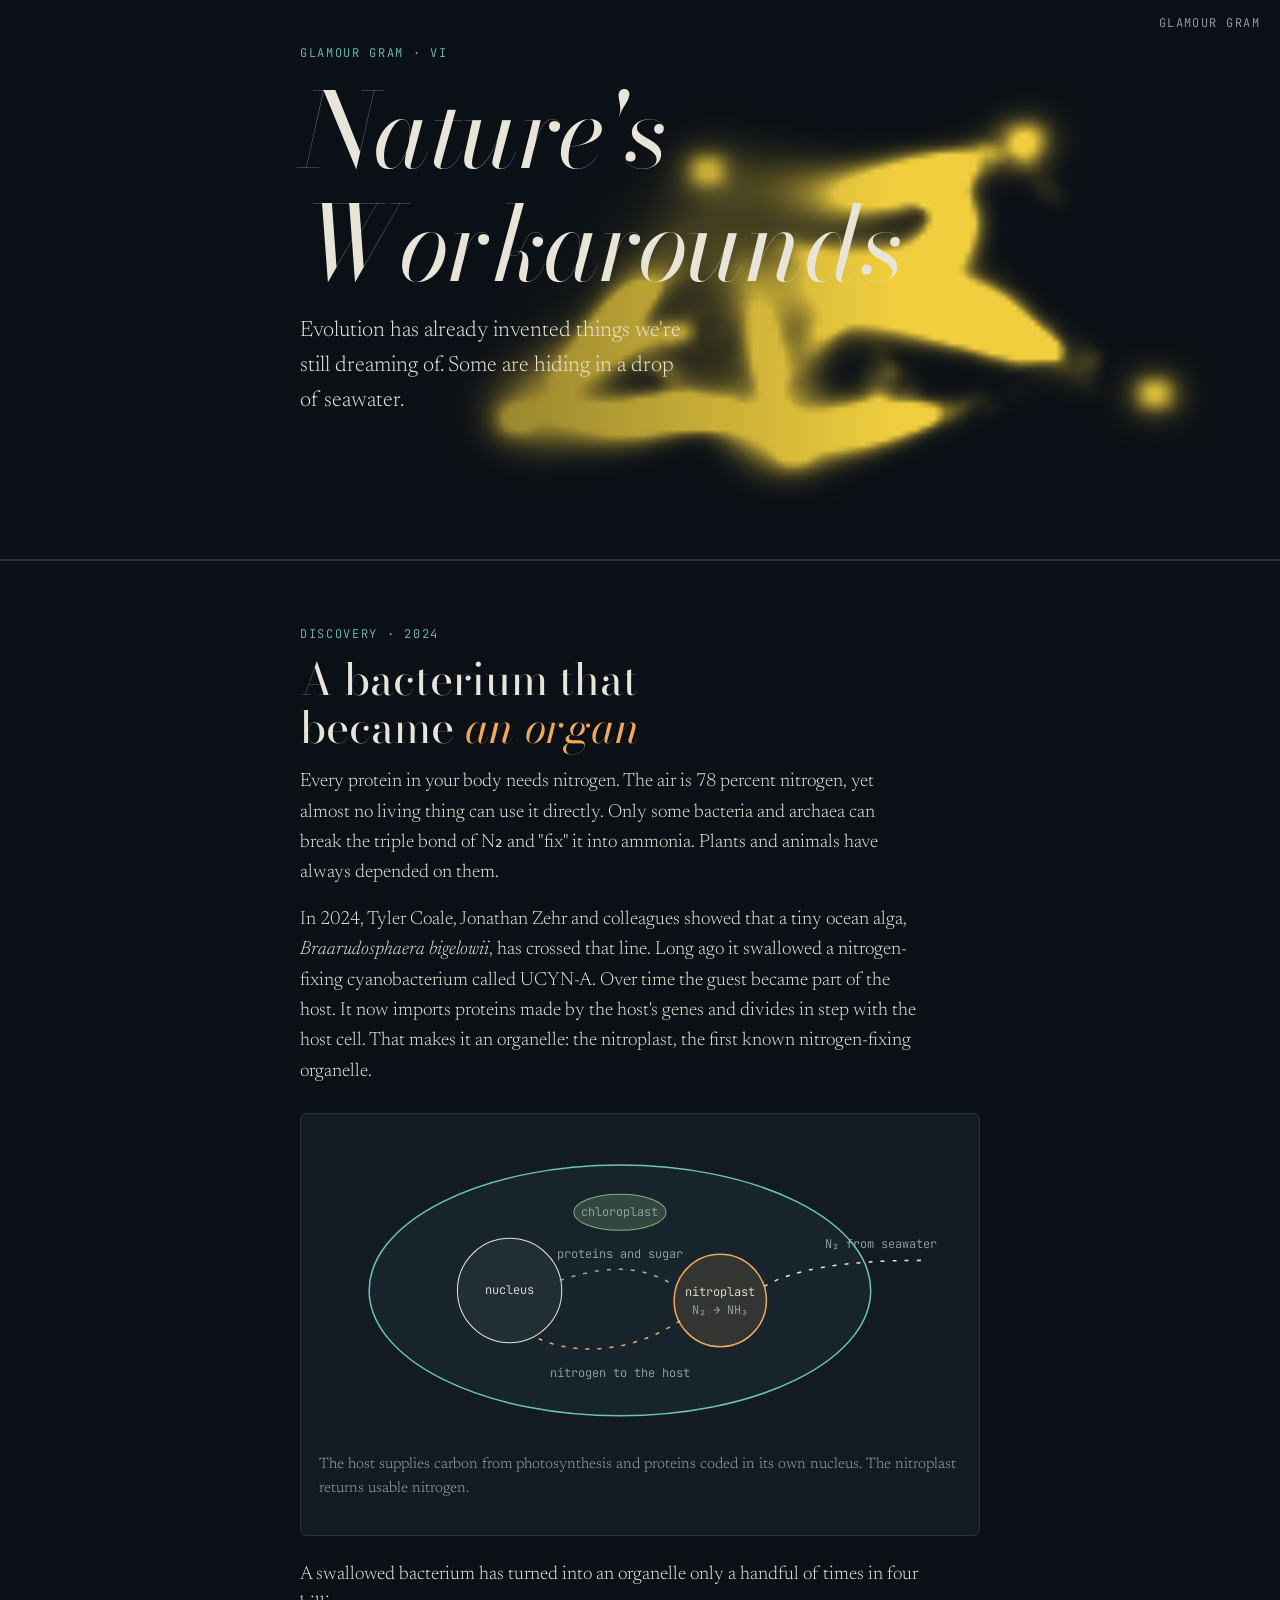
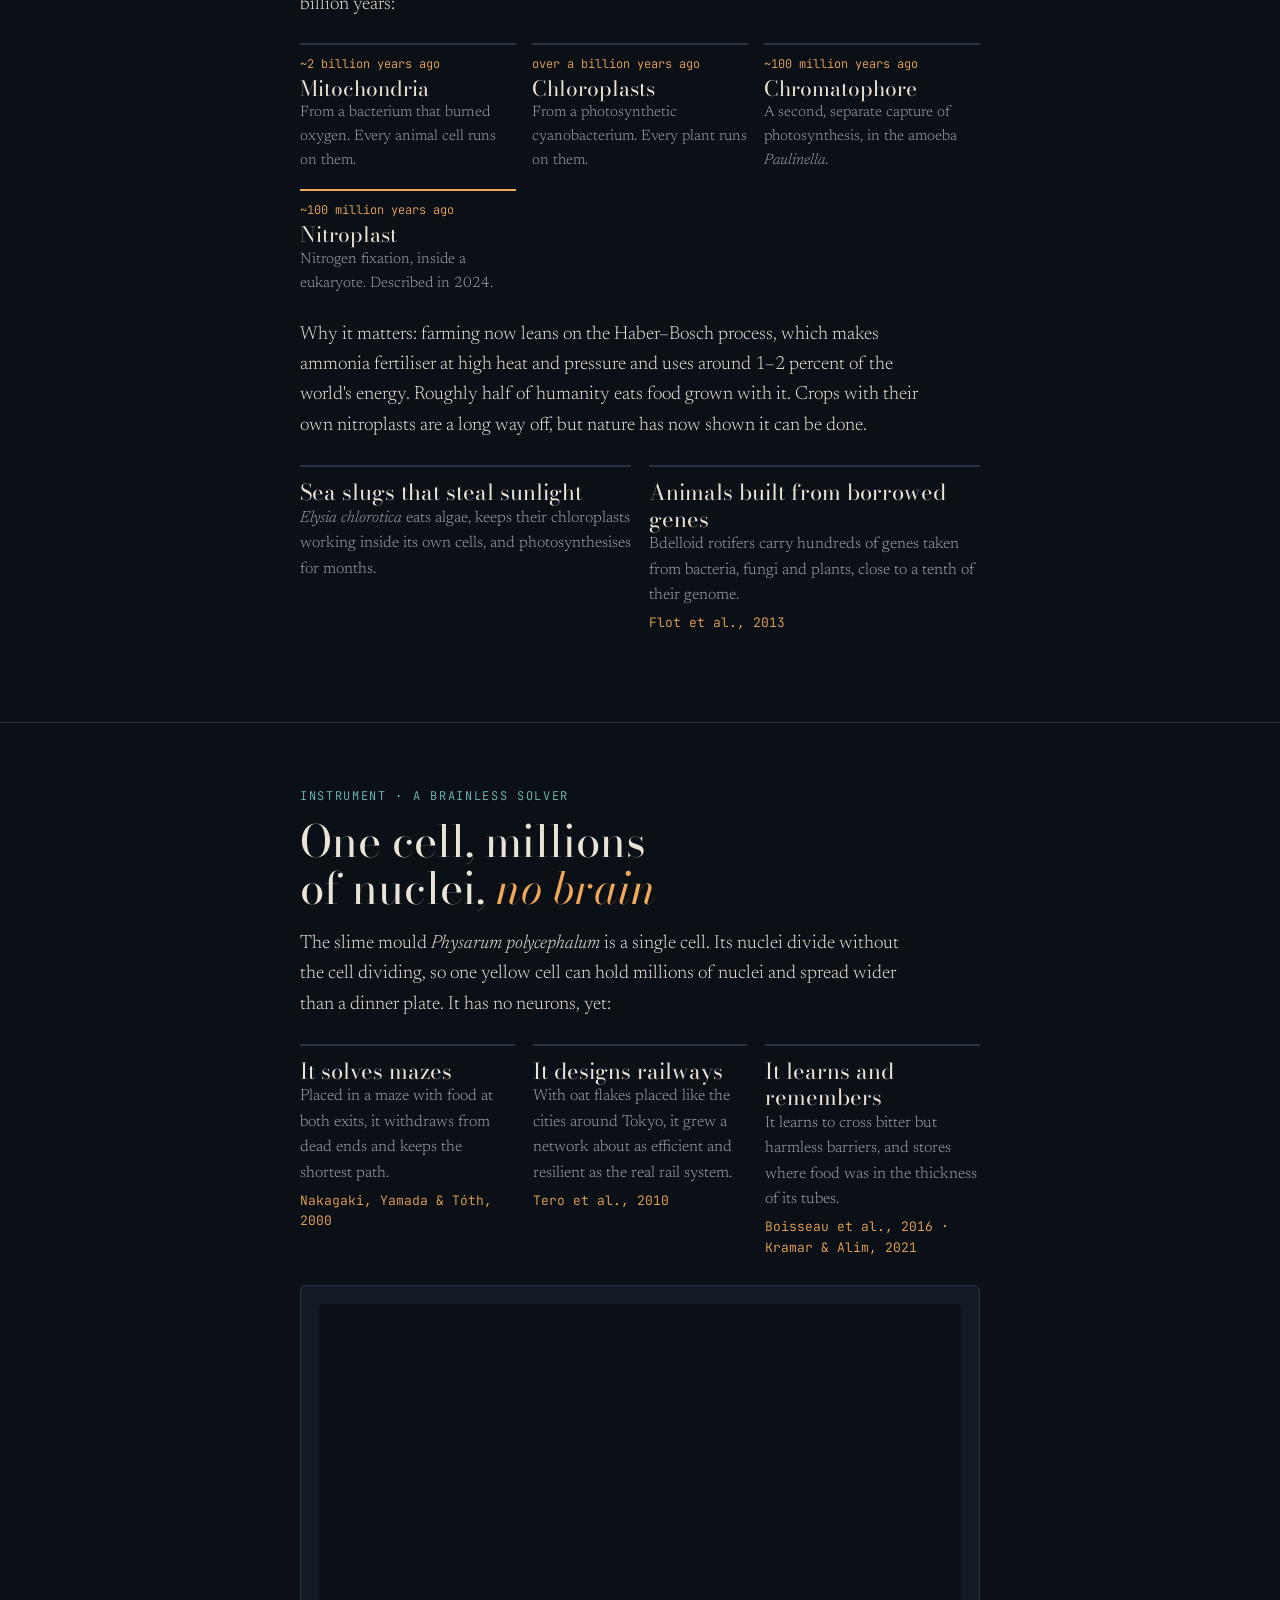
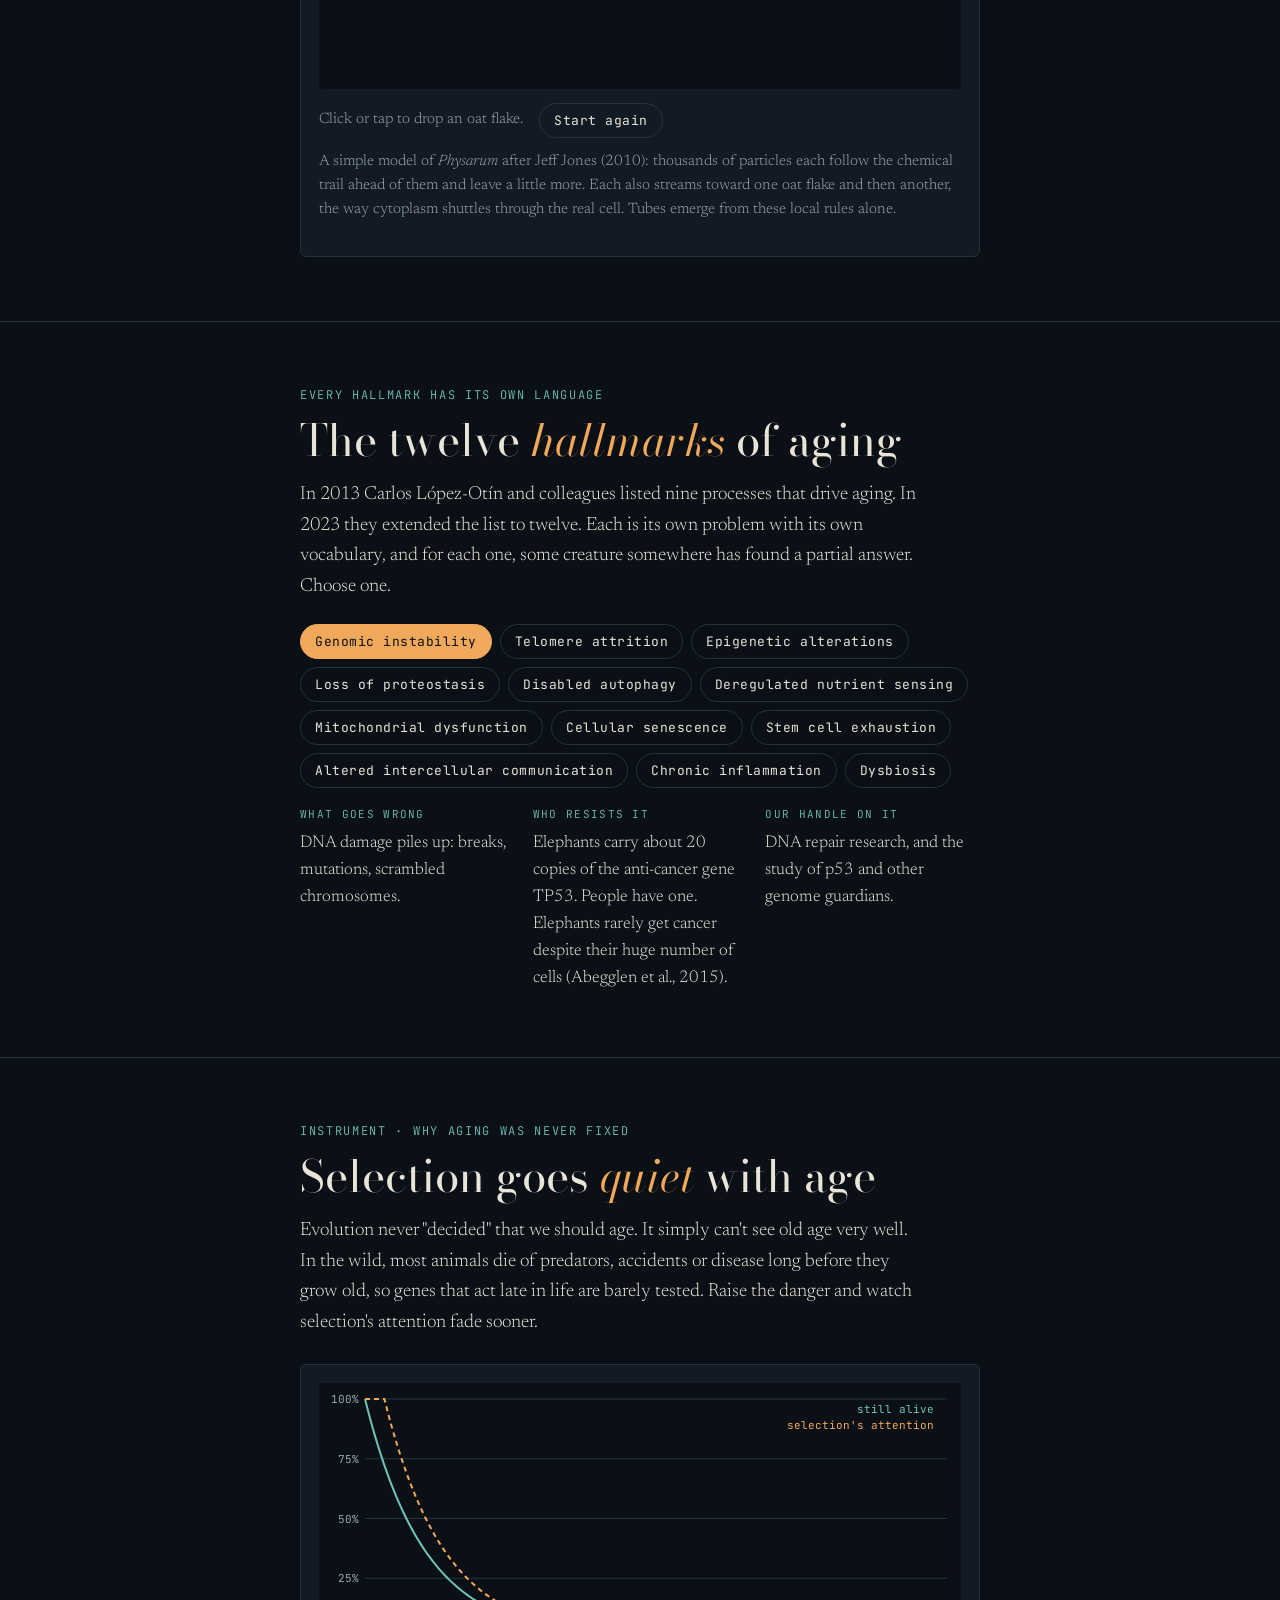
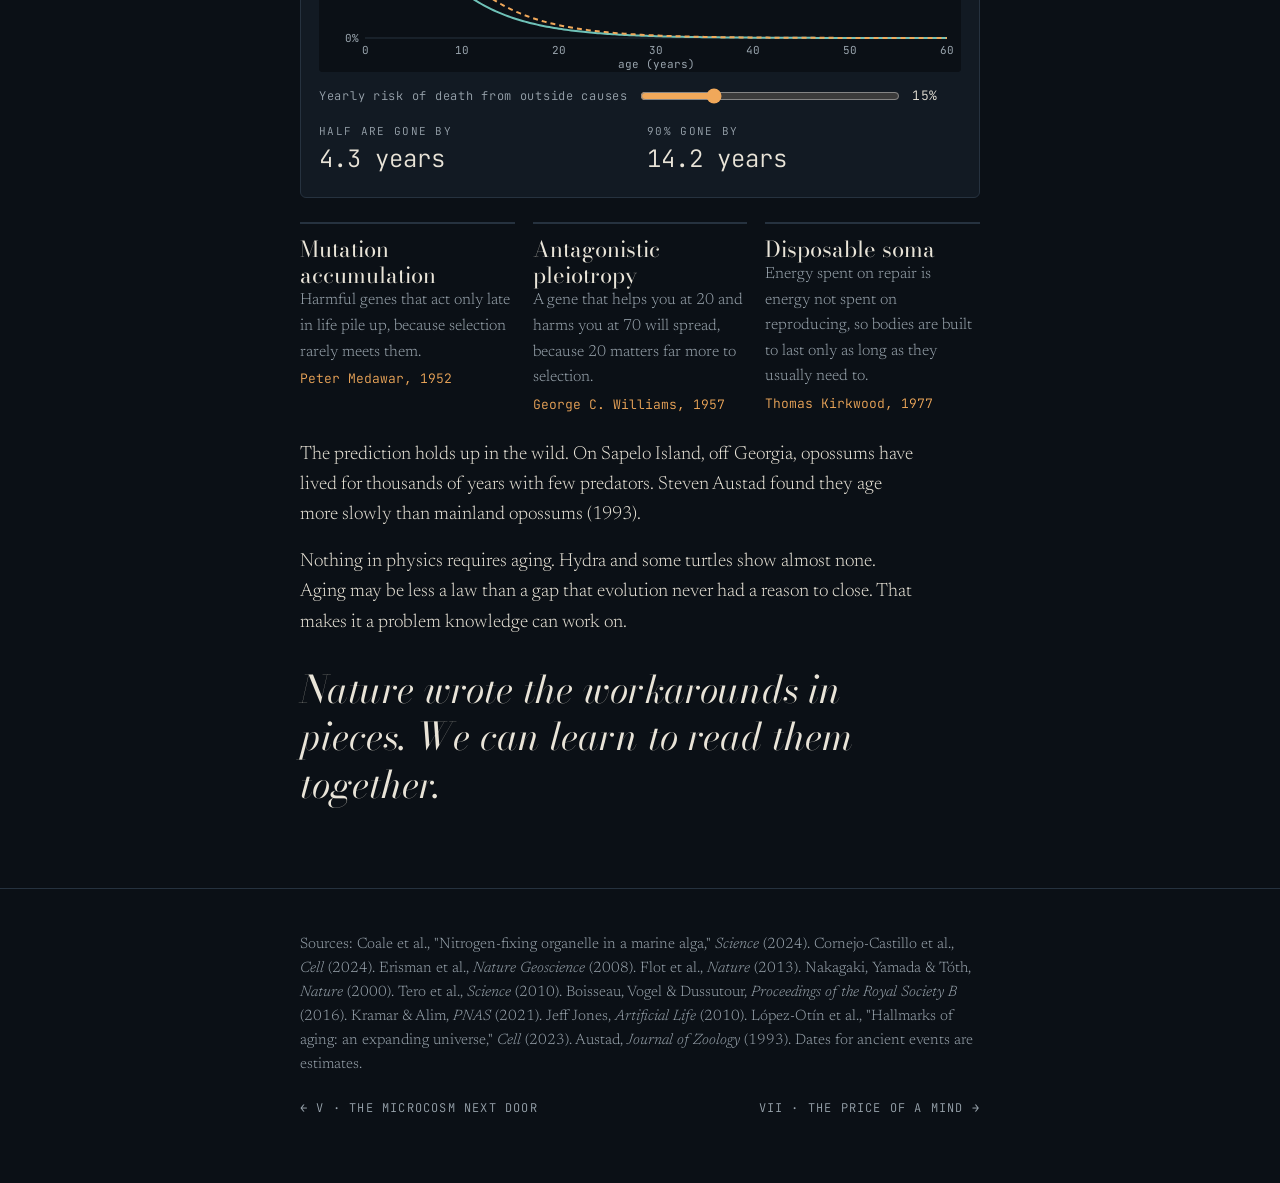
<file: workarounds.html>
<!doctype html>
<html lang="en">
<head>
<meta charset="utf-8">
<meta name="viewport" content="width=device-width, initial-scale=1, viewport-fit=cover">
<meta name="theme-color" content="#0b1016">
<link rel="manifest" href="manifest.webmanifest">
<link rel="icon" href="icons/icon.svg" type="image/svg+xml">
<link rel="apple-touch-icon" href="icons/apple-touch-icon.png">
<meta name="apple-mobile-web-app-title" content="GlamGram">
<script>if("serviceWorker" in navigator) addEventListener("load", () => navigator.serviceWorker.register("sw.js"));</script>
<title>Nature's Workarounds · Glamour Gram</title>
<meta name="description" content="A swallowed bacterium that became a nitrogen factory, a single cell that solves mazes, and the twelve languages of aging.">
<link rel="preconnect" href="https://fonts.googleapis.com">
<link rel="preconnect" href="https://fonts.gstatic.com" crossorigin>
<link rel="stylesheet" href="https://fonts.googleapis.com/css2?family=Bodoni+Moda:ital,opsz,wght@0,6..96,400;1,6..96,400&family=Newsreader:ital,opsz,wght@0,6..72,300;1,6..72,300&family=JetBrains+Mono:wght@400;500&display=swap">
<link rel="stylesheet" href="glam.css">
<style>
/* Layout: a living slime-mould network as the title, then three discoveries (a new organelle, a brainless solver, the hallmarks of aging) and why evolution left aging unsolved. */
.cell-svg{width:100%;height:auto;display:block;margin-top:8px}
.cell-svg text{font-family:var(--mono);font-size:12px;fill:var(--ink)}
.cell-svg .m{fill:var(--mute)}
@media (prefers-reduced-motion:no-preference){
  .flow{stroke-dasharray:4 8;animation:flow 1.6s linear infinite}
  @keyframes flow{to{stroke-dashoffset:-24}}
}
.lineage{display:grid;grid-template-columns:repeat(auto-fit,minmax(160px,1fr));gap:16px;margin-top:22px}
.lineage > div{min-width:0;border-top:2px solid var(--line);padding-top:10px}
.lineage .when{font-family:var(--mono);font-size:12px;color:var(--dawn)}
.lineage b{font-family:var(--display);font-weight:400;font-size:21px;display:block;line-height:1.2;margin-top:2px}
.lineage span{font-size:15px;color:var(--mute);display:block}
.lineage .new{border-top-color:var(--dawn)}
.hallmarks{display:flex;flex-wrap:wrap;gap:8px;margin-top:22px}
.hcard{margin-top:18px;display:grid;grid-template-columns:repeat(auto-fit,minmax(200px,1fr));gap:18px;min-height:180px}
.hcard > div{min-width:0}
.hcard .k{font-family:var(--mono);font-size:11px;letter-spacing:.12em;text-transform:uppercase;color:var(--sea);margin-bottom:6px}
.hcard p{font-size:17px;margin:0}
</style>
</head>
<body>
<header class="hero" aria-label="A slime-mould network growing between food sources">
  <canvas id="heroCanvas"></canvas>
  <a class="home corner" href="./">Glamour Gram</a>
  <div class="hero-copy"><div class="wrap">
    <div class="eyebrow">Glamour Gram · VI</div>
    <h1>Nature's Workarounds</h1>
    <p class="lede">Evolution has already invented things we're still dreaming of. Some are hiding in a drop of seawater.</p>
  </div></div>
</header>

<main>
<section id="nitroplast"><div class="wrap">
  <div class="eyebrow">Discovery · 2024</div>
  <h2>A bacterium that became <em>an organ</em></h2>
  <p>Every protein in your body needs nitrogen. The air is 78 percent nitrogen, yet almost no living thing can use it directly. Only some bacteria and archaea can break the triple bond of N₂ and "fix" it into ammonia. Plants and animals have always depended on them.</p>
  <p>In 2024, Tyler Coale, Jonathan Zehr and colleagues showed that a tiny ocean alga, <i>Braarudosphaera bigelowii</i>, has crossed that line. Long ago it swallowed a nitrogen-fixing cyanobacterium called UCYN-A. Over time the guest became part of the host. It now imports proteins made by the host's genes and divides in step with the host cell. That makes it an organelle: the nitroplast, the first known nitrogen-fixing organelle.</p>
  <div class="instrument">
    <svg class="cell-svg" viewBox="0 0 640 300" role="img" aria-label="Diagram of the alga cell exchanging nitrogen and carbon with its nitroplast">
      <ellipse cx="300" cy="150" rx="250" ry="125" fill="rgba(111,194,184,0.06)" stroke="var(--sea)" stroke-width="1.5"/>
      <circle cx="190" cy="150" r="52" fill="rgba(233,228,216,0.05)" stroke="var(--ink)" stroke-width="1"/>
      <text x="190" y="154" text-anchor="middle">nucleus</text>
      <ellipse cx="300" cy="72" rx="46" ry="18" fill="rgba(132,176,122,0.25)" stroke="#84b07a"/>
      <text x="300" y="76" text-anchor="middle" class="m">chloroplast</text>
      <circle cx="400" cy="160" r="46" fill="rgba(240,168,90,0.12)" stroke="var(--dawn)" stroke-width="1.5"/>
      <text x="400" y="156" text-anchor="middle">nitroplast</text>
      <text x="400" y="173" text-anchor="middle" class="m">N₂ → NH₃</text>
      <path class="flow" d="M600 120 C 520 120, 470 130, 444 146" fill="none" stroke="var(--ink)" stroke-width="1.5"/>
      <text x="560" y="108" text-anchor="middle" class="m">N₂ from seawater</text>
      <path class="flow" d="M360 180 C 300 220, 240 210, 215 196" fill="none" stroke="var(--dawn)" stroke-width="1.5"/>
      <text x="300" y="236" text-anchor="middle" class="m">nitrogen to the host</text>
      <path class="flow" d="M240 140 C 300 120, 330 130, 356 146" fill="none" stroke="var(--sea)" stroke-width="1.5"/>
      <text x="300" y="118" text-anchor="middle" class="m">proteins and sugar</text>
    </svg>
    <p class="caption">The host supplies carbon from photosynthesis and proteins coded in its own nucleus. The nitroplast returns usable nitrogen.</p>
  </div>
  <p style="margin-top:24px">A swallowed bacterium has turned into an organelle only a handful of times in four billion years:</p>
  <div class="lineage">
    <div><div class="when">~2 billion years ago</div><b>Mitochondria</b><span>From a bacterium that burned oxygen. Every animal cell runs on them.</span></div>
    <div><div class="when">over a billion years ago</div><b>Chloroplasts</b><span>From a photosynthetic cyanobacterium. Every plant runs on them.</span></div>
    <div><div class="when">~100 million years ago</div><b>Chromatophore</b><span>A second, separate capture of photosynthesis, in the amoeba <i>Paulinella</i>.</span></div>
    <div class="new"><div class="when">~100 million years ago</div><b>Nitroplast</b><span>Nitrogen fixation, inside a eukaryote. Described in 2024.</span></div>
  </div>
  <p style="margin-top:24px">Why it matters: farming now leans on the Haber–Bosch process, which makes ammonia fertiliser at high heat and pressure and uses around 1–2 percent of the world's energy. Roughly half of humanity eats food grown with it. Crops with their own nitroplasts are a long way off, but nature has now shown it can be done.</p>
  <div class="facts">
    <div><b>Sea slugs that steal sunlight</b><span><i>Elysia chlorotica</i> eats algae, keeps their chloroplasts working inside its own cells, and photosynthesises for months.</span></div>
    <div><b>Animals built from borrowed genes</b><span>Bdelloid rotifers carry hundreds of genes taken from bacteria, fungi and plants, close to a tenth of their genome.</span><span class="num">Flot et al., 2013</span></div>
  </div>
</div></section>

<section id="slime"><div class="wrap">
  <div class="eyebrow">Instrument · a brainless solver</div>
  <h2>One cell, millions of nuclei, <em>no brain</em></h2>
  <p>The slime mould <i>Physarum polycephalum</i> is a single cell. Its nuclei divide without the cell dividing, so one yellow cell can hold millions of nuclei and spread wider than a dinner plate. It has no neurons, yet:</p>
  <div class="facts">
    <div><b>It solves mazes</b><span>Placed in a maze with food at both exits, it withdraws from dead ends and keeps the shortest path.</span><span class="num">Nakagaki, Yamada &amp; Tóth, 2000</span></div>
    <div><b>It designs railways</b><span>With oat flakes placed like the cities around Tokyo, it grew a network about as efficient and resilient as the real rail system.</span><span class="num">Tero et al., 2010</span></div>
    <div><b>It learns and remembers</b><span>It learns to cross bitter but harmless barriers, and stores where food was in the thickness of its tubes.</span><span class="num">Boisseau et al., 2016 · Kramar &amp; Alim, 2021</span></div>
  </div>
  <div class="instrument">
    <canvas id="slimeCanvas" aria-label="A simulated slime mould. Click to place food."></canvas>
    <div class="controls">
      <span class="note" style="margin:0">Click or tap to drop an oat flake.</span>
      <button type="button" id="slimeReset">Start again</button>
    </div>
    <p class="caption">A simple model of <i>Physarum</i> after Jeff Jones (2010): thousands of particles each follow the chemical trail ahead of them and leave a little more. Each also streams toward one oat flake and then another, the way cytoplasm shuttles through the real cell. Tubes emerge from these local rules alone.</p>
  </div>
</div></section>

<section id="aging"><div class="wrap">
  <div class="eyebrow">Every hallmark has its own language</div>
  <h2>The twelve <em>hallmarks</em> of aging</h2>
  <p>In 2013 Carlos López-Otín and colleagues listed nine processes that drive aging. In 2023 they extended the list to twelve. Each is its own problem with its own vocabulary, and for each one, some creature somewhere has found a partial answer. Choose one.</p>
  <div class="hallmarks" id="hallmarks" role="group" aria-label="Hallmarks of aging"></div>
  <div class="hcard" id="hcard" aria-live="polite"></div>
</div></section>

<section id="selection"><div class="wrap">
  <div class="eyebrow">Instrument · why aging was never fixed</div>
  <h2>Selection goes <em>quiet</em> with age</h2>
  <p>Evolution never "decided" that we should age. It simply can't see old age very well. In the wild, most animals die of predators, accidents or disease long before they grow old, so genes that act late in life are barely tested. Raise the danger and watch selection's attention fade sooner.</p>
  <div class="instrument">
    <canvas id="selCanvas" aria-label="Chart of survival and the strength of selection by age"></canvas>
    <div class="controls">
      <label for="danger">Yearly risk of death from outside causes <input type="range" id="danger" min="0.02" max="0.5" step="0.01" value="0.15"> <output id="dangerOut" for="danger">15%</output></label>
    </div>
    <div class="readout">
      <div><div class="k">Half are gone by</div><div class="v" id="half">–</div></div>
      <div><div class="k">90% gone by</div><div class="v" id="ninety">–</div></div>
    </div>
  </div>
  <div class="facts">
    <div><b>Mutation accumulation</b><span>Harmful genes that act only late in life pile up, because selection rarely meets them.</span><span class="num">Peter Medawar, 1952</span></div>
    <div><b>Antagonistic pleiotropy</b><span>A gene that helps you at 20 and harms you at 70 will spread, because 20 matters far more to selection.</span><span class="num">George C. Williams, 1957</span></div>
    <div><b>Disposable soma</b><span>Energy spent on repair is energy not spent on reproducing, so bodies are built to last only as long as they usually need to.</span><span class="num">Thomas Kirkwood, 1977</span></div>
  </div>
  <p>The prediction holds up in the wild. On Sapelo Island, off Georgia, opossums have lived for thousands of years with few predators. Steven Austad found they age more slowly than mainland opossums (1993).</p>
  <p>Nothing in physics requires aging. Hydra and some turtles show almost none. Aging may be less a law than a gap that evolution never had a reason to close. That makes it a problem knowledge can work on.</p>
  <p class="closer">Nature wrote the workarounds in pieces. We can learn to read them together.</p>
</div></section>
</main>

<footer><div class="wrap">
  <p>Sources: Coale et al., "Nitrogen-fixing organelle in a marine alga," <i>Science</i> (2024). Cornejo-Castillo et al., <i>Cell</i> (2024). Erisman et al., <i>Nature Geoscience</i> (2008). Flot et al., <i>Nature</i> (2013). Nakagaki, Yamada &amp; Tóth, <i>Nature</i> (2000). Tero et al., <i>Science</i> (2010). Boisseau, Vogel &amp; Dussutour, <i>Proceedings of the Royal Society B</i> (2016). Kramar &amp; Alim, <i>PNAS</i> (2021). Jeff Jones, <i>Artificial Life</i> (2010). López-Otín et al., "Hallmarks of aging: an expanding universe," <i>Cell</i> (2023). Austad, <i>Journal of Zoology</i> (1993). Dates for ancient events are estimates.</p>
  <div class="next"><a href="microcosm.html">← V · The Microcosm Next Door</a><a href="price-of-a-mind.html">VII · The Price of a Mind →</a></div>
</div></footer>

<script>
const css = getComputedStyle(document.documentElement);
const C = k => css.getPropertyValue(k).trim();
const reduce = matchMedia("(prefers-reduced-motion: reduce)").matches;
function fit(cv, aspect){
  const dpr = Math.min(2, devicePixelRatio || 1);
  const w = cv.clientWidth, h = aspect ? Math.round(w*aspect) : cv.clientHeight;
  if(aspect) cv.style.height = h + "px";
  cv.width = w*dpr; cv.height = h*dpr;
  const ctx = cv.getContext("2d"); ctx.setTransform(dpr,0,0,dpr,0,0);
  return {ctx, w, h};
}

/* ---------- Physarum model (after Jones 2010) ---------- */
function Slime(W, H, N){
  const trail = new Float32Array(W*H), tmp = new Float32Array(W*H);
  const ax = new Float32Array(N), ay = new Float32Array(N), ah = new Float32Array(N), tg = new Int16Array(N);
  const food = [];
  const SA = 0.6, SD = 7, RA = 0.45, STEP = 1, DEP = 4, DECAY = 0.92;
  const PULL = 8;   // how hard each particle steers toward the flake it is streaming to
  function reset(){
    trail.fill(0); food.length = 0; tg.fill(-1);
    for(let i=0;i<N;i++){ const r = Math.random()*Math.min(W,H)*0.12, a = Math.random()*6.283; ax[i] = W/2 + r*Math.cos(a); ay[i] = H/2 + r*Math.sin(a); ah[i] = Math.random()*6.283; }
  }
  // the trail is sensed with saturation, so a thick tube can't capture particles bound elsewhere
  const at = (x,y) => { x = x|0; y = y|0; if(x<0||y<0||x>=W||y>=H) return -1; const T = trail[y*W+x]; return 20*T/(T + 10); };
  // a new flake recruits a share of the particles; after that they shuttle between flakes, as cytoplasm does
  function addFood(x, y){
    food.push({x, y}); const j = food.length - 1;
    for(let i=0;i<N;i++) if(tg[i] < 0 || Math.random() < 1/food.length) tg[i] = j;
  }
  function step(){
    for(const f of food) for(let dy=-2;dy<=2;dy++) for(let dx=-2;dx<=2;dx++){ const x=f.x+dx, y=f.y+dy; if(x>=0&&y>=0&&x<W&&y<H) trail[y*W+x] += 6; }
    for(let i=0;i<N;i++){
      const h = ah[i];
      let F = at(ax[i]+SD*Math.cos(h), ay[i]+SD*Math.sin(h));
      let L = at(ax[i]+SD*Math.cos(h-SA), ay[i]+SD*Math.sin(h-SA));
      let R = at(ax[i]+SD*Math.cos(h+SA), ay[i]+SD*Math.sin(h+SA));
      if(tg[i] >= 0){
        const f = food[tg[i]], dx = f.x - ax[i], dy = f.y - ay[i], d = Math.hypot(dx, dy);
        if(d < 5){ if(food.length > 1) tg[i] = (tg[i] + 1 + ((Math.random()*(food.length-1))|0)) % food.length; }
        else {
          const ux = dx/d, uy = dy/d;
          F += PULL*(Math.cos(h)*ux + Math.sin(h)*uy);
          L += PULL*(Math.cos(h-SA)*ux + Math.sin(h-SA)*uy);
          R += PULL*(Math.cos(h+SA)*ux + Math.sin(h+SA)*uy);
        }
      }
      if(F > L && F > R){}
      else if(F < L && F < R) ah[i] += (Math.random()<0.5 ? -RA : RA);
      else if(L > R) ah[i] -= RA;
      else if(R > L) ah[i] += RA;
      let nx = ax[i] + STEP*Math.cos(ah[i]), ny = ay[i] + STEP*Math.sin(ah[i]);
      if(nx<1||ny<1||nx>=W-1||ny>=H-1){ ah[i] = Math.random()*6.283; nx = Math.min(W-2,Math.max(1,nx)); ny = Math.min(H-2,Math.max(1,ny)); }
      ax[i] = nx; ay[i] = ny;
      trail[(ny|0)*W+(nx|0)] += DEP;
    }
    for(let y=1;y<H-1;y++) for(let x=1;x<W-1;x++){
      const k = y*W+x;
      tmp[k] = (trail[k] + trail[k-1] + trail[k+1] + trail[k-W] + trail[k+W] + trail[k-W-1] + trail[k-W+1] + trail[k+W-1] + trail[k+W+1]) / 9 * DECAY;
    }
    trail.set(tmp);
  }
  reset();
  return {W, H, trail, food, step, reset, addFood};
}
function paintSlime(s, img){
  const d = img.data;
  for(let i=0;i<s.W*s.H;i++){
    const v = Math.min(1, s.trail[i]/40);
    d[i*4] = 11 + v*229; d[i*4+1] = 16 + v*190; d[i*4+2] = 22 + v*40; d[i*4+3] = 255;
  }
}

/* ---------- hero: a network growing between hidden food ---------- */
(function(){
  const cv = document.getElementById("heroCanvas");
  let g = fit(cv); addEventListener("resize", ()=>{ g = fit(cv); });
  const s = Slime(220, 110, 5000);
  [[0.55,0.3],[0.8,0.25],[0.9,0.7],[0.62,0.8],[0.72,0.52],[0.4,0.75]].forEach(([x,y])=>s.addFood((x*s.W)|0, (y*s.H)|0));
  const off = document.createElement("canvas"); off.width = s.W; off.height = s.H;
  const octx = off.getContext("2d"), img = octx.createImageData(s.W, s.H);
  function frame(){
    s.step(); paintSlime(s, img); octx.putImageData(img,0,0);
    const {ctx,w,h} = g;
    ctx.imageSmoothingEnabled = true; ctx.drawImage(off, 0, 0, w, h);
    const veil = ctx.createLinearGradient(0,0,w*0.7,0);
    veil.addColorStop(0,"rgba(11,16,22,0.85)"); veil.addColorStop(1,"rgba(11,16,22,0)");
    ctx.fillStyle = veil; ctx.fillRect(0,0,w,h);
  }
  if(reduce){ for(let i=0;i<300;i++) s.step(); frame(); return; }
  let visible = true;
  new IntersectionObserver(es=>{ visible = es[0].isIntersecting; }).observe(cv);
  (function loop(){ if(visible) frame(); requestAnimationFrame(loop); })();
})();

/* ---------- instrument: place oat flakes ---------- */
(function(){
  const cv = document.getElementById("slimeCanvas");
  let g = fit(cv, 0.6); addEventListener("resize", ()=>{ g = fit(cv, 0.6); });
  const s = Slime(200, 120, 4500);
  const off = document.createElement("canvas"); off.width = s.W; off.height = s.H;
  const octx = off.getContext("2d"), img = octx.createImageData(s.W, s.H);
  cv.addEventListener("pointerdown", e=>{
    const r = cv.getBoundingClientRect();
    s.addFood(((e.clientX-r.left)/r.width*s.W)|0, ((e.clientY-r.top)/r.height*s.H)|0);
  });
  document.getElementById("slimeReset").addEventListener("click", ()=>s.reset());
  let visible = true;
  new IntersectionObserver(es=>{ visible = es[0].isIntersecting; }).observe(cv);
  function frame(){
    if(visible){
      s.step(); s.step();
      paintSlime(s, img); octx.putImageData(img,0,0);
      const {ctx,w,h} = g;
      ctx.imageSmoothingEnabled = true; ctx.drawImage(off, 0, 0, w, h);
      ctx.fillStyle = C("--ink");
      s.food.forEach(f=>{ ctx.beginPath(); ctx.ellipse(f.x/s.W*w, f.y/s.H*h, 6, 4, 0.5, 0, 7); ctx.fill(); });
    }
    requestAnimationFrame(frame);
  }
  requestAnimationFrame(frame);
})();

/* ---------- hallmarks ---------- */
(function(){
  const H = [
    ["Genomic instability","DNA damage piles up: breaks, mutations, scrambled chromosomes.","Elephants carry about 20 copies of the anti-cancer gene TP53. People have one. Elephants rarely get cancer despite their huge number of cells (Abegglen et al., 2015).","DNA repair research, and the study of p53 and other genome guardians."],
    ["Telomere attrition","The protective caps on chromosome ends shorten with each division until cells stop dividing.","In long-lived <i>Myotis</i> bats, telomeres don't appear to shorten with age (Foley et al., 2018).","Telomerase, the enzyme that rebuilds the caps. Its discovery won the 2009 Nobel Prize."],
    ["Epigenetic alterations","The chemical marks that tell each gene when to switch on drift out of pattern, and cells lose track of what they are.","The jellyfish <i>Turritopsis dohrnii</i> can turn its adult body back into a young polyp and start its life again.","Partial reprogramming with Yamanaka factors reversed signs of aging in mice (Ocampo et al., 2016)."],
    ["Loss of proteostasis","Proteins misfold and clump, and the cell's quality control falls behind.","Naked mole-rats keep their proteins stable and well folded far longer than mice do (Pérez et al., 2009). They can live over 30 years.","Chaperone proteins and drugs that clear misfolded proteins."],
    ["Disabled autophagy","Cells stop recycling their own worn-out parts.","Long-lived worm mutants need working autophagy to live long (Meléndez et al., 2003).","Fasting and drugs that switch recycling back on."],
    ["Deregulated nutrient sensing","Growth signals such as insulin and mTOR stay switched to 'build' when they should switch to 'maintain'.","A single gene change, in <i>daf-2</i>, doubles the lifespan of the worm <i>C. elegans</i> (Kenyon et al., 1993).","Rapamycin extended the lives of mice even when started late in life (Harrison et al., 2009)."],
    ["Mitochondrial dysfunction","The cell's power plants become less efficient and leak more damaging by-products.","Birds and bats burn energy fast yet live far longer than mammals their size.","Research on mitochondrial repair, replacement and quality control."],
    ["Cellular senescence","Damaged cells stop dividing but don't die, and send out inflammatory signals that harm their neighbours.","Salamanders regrowing limbs make senescent cells and then clear them efficiently (Yun et al., 2015).","Senolytic drugs. Clearing senescent cells extended healthy life in mice (Baker et al., 2011)."],
    ["Stem cell exhaustion","The reserves that renew tissues run down.","<i>Hydra</i> renews its body continuously from stem cells and shows no clear sign of aging (Martínez, 1998).","Stem cell therapies and tissue engineering."],
    ["Altered intercellular communication","Cells' signals to each other turn noisy and inflammatory.","In experiments joining the blood circulation of old and young mice, old tissues repaired themselves better (Conboy et al., 2005).","Research into which factors in blood carry youth and age."],
    ["Chronic inflammation","A low, constant immune alarm that wears tissues down. It's sometimes called inflammaging.","Bats carry many viruses with dampened inflammation; one key alarm pathway is muted (Ahn et al., 2019).","Anti-inflammatory approaches aimed at the root triggers."],
    ["Dysbiosis","The community of gut microbes shifts and loses diversity.","Old killifish given gut microbes from young fish lived longer (Smith et al., 2017).","Microbiome therapies, from diet to microbial transplants."]
  ];
  const wrap = document.getElementById("hallmarks"), card = document.getElementById("hcard");
  function show(i){
    const [name, wrong, nature, handle] = H[i];
    card.innerHTML = `<div><div class="k">What goes wrong</div><p>${wrong}</p></div><div><div class="k">Who resists it</div><p>${nature}</p></div><div><div class="k">Our handle on it</div><p>${handle}</p></div>`;
    [...wrap.children].forEach((b,j)=>b.setAttribute("aria-pressed", j===i));
  }
  H.forEach((h,i)=>{ const b = document.createElement("button"); b.type = "button"; b.textContent = h[0]; b.addEventListener("click", ()=>show(i)); wrap.appendChild(b); });
  show(0);
})();

/* ---------- selection shadow chart ---------- */
(function(){
  const cv = document.getElementById("selCanvas");
  let g = fit(cv, 0.45); addEventListener("resize", ()=>{ g = fit(cv, 0.45); render(); });
  const danger = document.getElementById("danger"), out = document.getElementById("dangerOut");
  const MAX = 60, MATURE = 2;
  function render(){
    const m = +danger.value;
    out.textContent = Math.round(m*100) + "%";
    const k = -Math.log(1-m);                       // yearly risk to a continuous rate
    document.getElementById("half").textContent = (Math.log(2)/k).toFixed(1) + " years";
    document.getElementById("ninety").textContent = (Math.log(10)/k).toFixed(1) + " years";
    const {ctx,w,h} = g;
    const L = 46, R = w-14, T = 16, B = h-34;
    ctx.fillStyle = C("--night"); ctx.fillRect(0,0,w,h);
    ctx.strokeStyle = C("--line"); ctx.lineWidth = 1;
    ctx.font = "11px JetBrains Mono, monospace"; ctx.fillStyle = C("--mute");
    for(let i=0;i<=4;i++){ const y = B - (B-T)*i/4; ctx.beginPath(); ctx.moveTo(L,y); ctx.lineTo(R,y); ctx.stroke(); ctx.textAlign = "right"; ctx.fillText((i*25)+"%", L-6, y+4); }
    for(let a=0;a<=MAX;a+=10){ const x = L + (R-L)*a/MAX; ctx.textAlign = "center"; ctx.fillText(a, x, B+16); }
    ctx.fillText("age (years)", (L+R)/2, B+30); ctx.textAlign = "left";
    const X = a => L + (R-L)*a/MAX, Y = v => B - (B-T)*v;
    // survival
    ctx.beginPath(); for(let a=0;a<=MAX;a+=0.25){ const v = Math.exp(-k*a); a===0 ? ctx.moveTo(X(a),Y(v)) : ctx.lineTo(X(a),Y(v)); }
    ctx.strokeStyle = C("--sea"); ctx.lineWidth = 2; ctx.stroke();
    // strength of selection on a gene acting at age a (after maturity, it tracks the survivors)
    ctx.beginPath(); for(let a=0;a<=MAX;a+=0.25){ const v = a < MATURE ? 1 : Math.exp(-k*(a-MATURE)); a===0 ? ctx.moveTo(X(a),Y(v)) : ctx.lineTo(X(a),Y(v)); }
    ctx.strokeStyle = C("--dawn"); ctx.setLineDash([5,4]); ctx.stroke(); ctx.setLineDash([]); ctx.lineWidth = 1;
    ctx.fillStyle = C("--sea"); ctx.fillText("still alive", R-90, T+14);
    ctx.fillStyle = C("--dawn"); ctx.fillText("selection's attention", R-160, T+30);
  }
  danger.addEventListener("input", render);
  render();
})();
</script>
</body>
</html>
</file>
<file: glam.css>
/* Glamour Gram house style. One pre-dawn look shared by every page. */
:root{
  --night:#0b1016;
  --deep:#121a23;
  --line:#26323f;
  --ink:#e9e4d8;
  --mute:#9aa5ae;
  --dawn:#f0a85a;
  --sea:#6fc2b8;
  --ember:#e3735a;
  --display:"Bodoni Moda","Didot","Bodoni 72",Georgia,serif;
  --body:"Newsreader","Iowan Old Style",Georgia,serif;
  --mono:"JetBrains Mono",ui-monospace,Consolas,monospace;
  color-scheme:dark;
}
*{box-sizing:border-box}
html{background:var(--night)}
body{margin:0;background:var(--night);color:var(--ink);font-family:var(--body);font-size:19px;line-height:1.6;font-weight:300}
a{color:var(--sea)}
.wrap{max-width:720px;margin:0 auto;padding-inline:20px}
.wrap.wide{max-width:960px}
h1,h2,h3{font-family:var(--display);font-weight:400;text-wrap:balance;line-height:1.08;margin:0}
h1{font-size:clamp(48px,10vw,104px);font-style:italic;letter-spacing:-.01em}
h2{font-size:clamp(28px,5vw,44px);margin-bottom:16px}
h3{font-size:24px;margin-bottom:8px}
h2 em,h3 em{color:var(--dawn)}
p{margin:0 0 16px;max-width:62ch}
.eyebrow{font-family:var(--mono);font-size:12px;letter-spacing:.14em;text-transform:uppercase;color:var(--sea);margin-bottom:12px}
.note{font-size:15px;color:var(--mute)}
.lede{font-size:clamp(18px,2.4vw,22px);max-width:32ch;margin-top:14px}
section{padding-block:64px;border-top:1px solid var(--line);scroll-margin-top:12px}
code,.mono{font-family:var(--mono);font-size:.82em}

/* home link */
.home{font-family:var(--mono);font-size:12px;letter-spacing:.12em;text-transform:uppercase;color:var(--mute);text-decoration:none}
.home:hover{color:var(--dawn)}
.home.corner{position:absolute;top:14px;right:20px;z-index:3}

/* animated title hero */
.hero{position:relative;height:min(64vh,560px);min-height:400px;overflow:hidden;border-bottom:1px solid var(--line)}
.hero canvas{position:absolute;inset:0;width:100%;height:100%;display:block}
.hero-copy{position:absolute;left:0;right:0;top:0;padding-top:44px;pointer-events:none}

/* instruments */
.instrument{margin-top:26px;background:var(--deep);border:1px solid var(--line);border-radius:6px;padding:18px}
.instrument canvas{display:block;width:100%;border-radius:4px;background:var(--night);touch-action:none}
.controls{display:flex;gap:10px 16px;flex-wrap:wrap;align-items:center;margin-top:14px}
.controls label{font-family:var(--mono);font-size:12px;letter-spacing:.06em;color:var(--mute);display:flex;gap:10px;align-items:center;flex-wrap:wrap}
.controls output{font-family:var(--mono);font-size:13px;color:var(--ink);font-variant-numeric:tabular-nums;min-width:6ch}
button{font-family:var(--mono);font-size:13px;letter-spacing:.04em;background:transparent;color:var(--ink);border:1px solid var(--line);border-radius:999px;padding:8px 14px;cursor:pointer}
button:hover{border-color:var(--dawn);color:var(--dawn)}
button.primary{background:var(--dawn);border-color:var(--dawn);color:var(--night)}
button.primary:hover{background:var(--ink);border-color:var(--ink);color:var(--night)}
button[aria-pressed="true"]{background:var(--dawn);border-color:var(--dawn);color:var(--night)}
button:focus-visible,a:focus-visible,input:focus-visible,select:focus-visible{outline:2px solid var(--sea);outline-offset:2px}
input[type=range]{accent-color:var(--dawn);width:min(260px,70vw)}
select{font-family:var(--mono);font-size:13px;background:var(--night);color:var(--ink);border:1px solid var(--line);border-radius:4px;padding:6px 8px;max-width:100%}
.readout{display:grid;grid-template-columns:repeat(auto-fit,minmax(150px,1fr));gap:14px;margin-top:16px}
.readout > div{min-width:0}
.readout .k{font-family:var(--mono);font-size:11px;letter-spacing:.12em;text-transform:uppercase;color:var(--mute)}
.readout .v{font-family:var(--mono);font-size:clamp(17px,3vw,24px);font-variant-numeric:tabular-nums;overflow-wrap:anywhere}
.caption{font-size:15px;color:var(--mute);margin-top:12px;max-width:none}

/* lists of facts */
.facts{display:grid;grid-template-columns:repeat(auto-fit,minmax(200px,1fr));gap:18px;margin:24px 0}
.facts > div{min-width:0;border-top:2px solid var(--line);padding-top:12px}
.facts b{font-family:var(--display);font-weight:400;font-size:22px;display:block;line-height:1.2}
.facts .num{font-family:var(--mono);font-size:13px;color:var(--dawn);display:block;margin-top:4px}
.facts span{font-size:16px;color:var(--mute);display:block}

.table-wrap{overflow-x:auto;margin-top:22px}
table{border-collapse:collapse;width:100%;min-width:520px;font-size:16px}
th,td{text-align:left;padding:10px 12px 10px 0;border-bottom:1px solid var(--line);vertical-align:top}
th{font-family:var(--mono);font-size:11px;letter-spacing:.12em;text-transform:uppercase;color:var(--mute);font-weight:400}
td.n{font-family:var(--mono);font-size:14px;font-variant-numeric:tabular-nums;white-space:nowrap}

.callout{border:1px dashed var(--dawn);border-radius:6px;padding:20px 18px;margin-top:24px}
.callout .eyebrow{color:var(--dawn)}
.closer{font-family:var(--display);font-size:clamp(26px,4.6vw,38px);line-height:1.25;font-style:italic;margin-top:28px;max-width:26ch}
footer{padding-block:44px 64px;border-top:1px solid var(--line);font-size:15px;color:var(--mute)}
footer p{max-width:none}
.next{display:flex;justify-content:space-between;gap:16px;flex-wrap:wrap;margin-top:22px}
.next a{font-family:var(--mono);font-size:12px;letter-spacing:.1em;text-transform:uppercase;color:var(--mute);text-decoration:none}
.next a:hover{color:var(--dawn)}
@media (prefers-reduced-motion:reduce){*{scroll-behavior:auto!important}}
</file>
